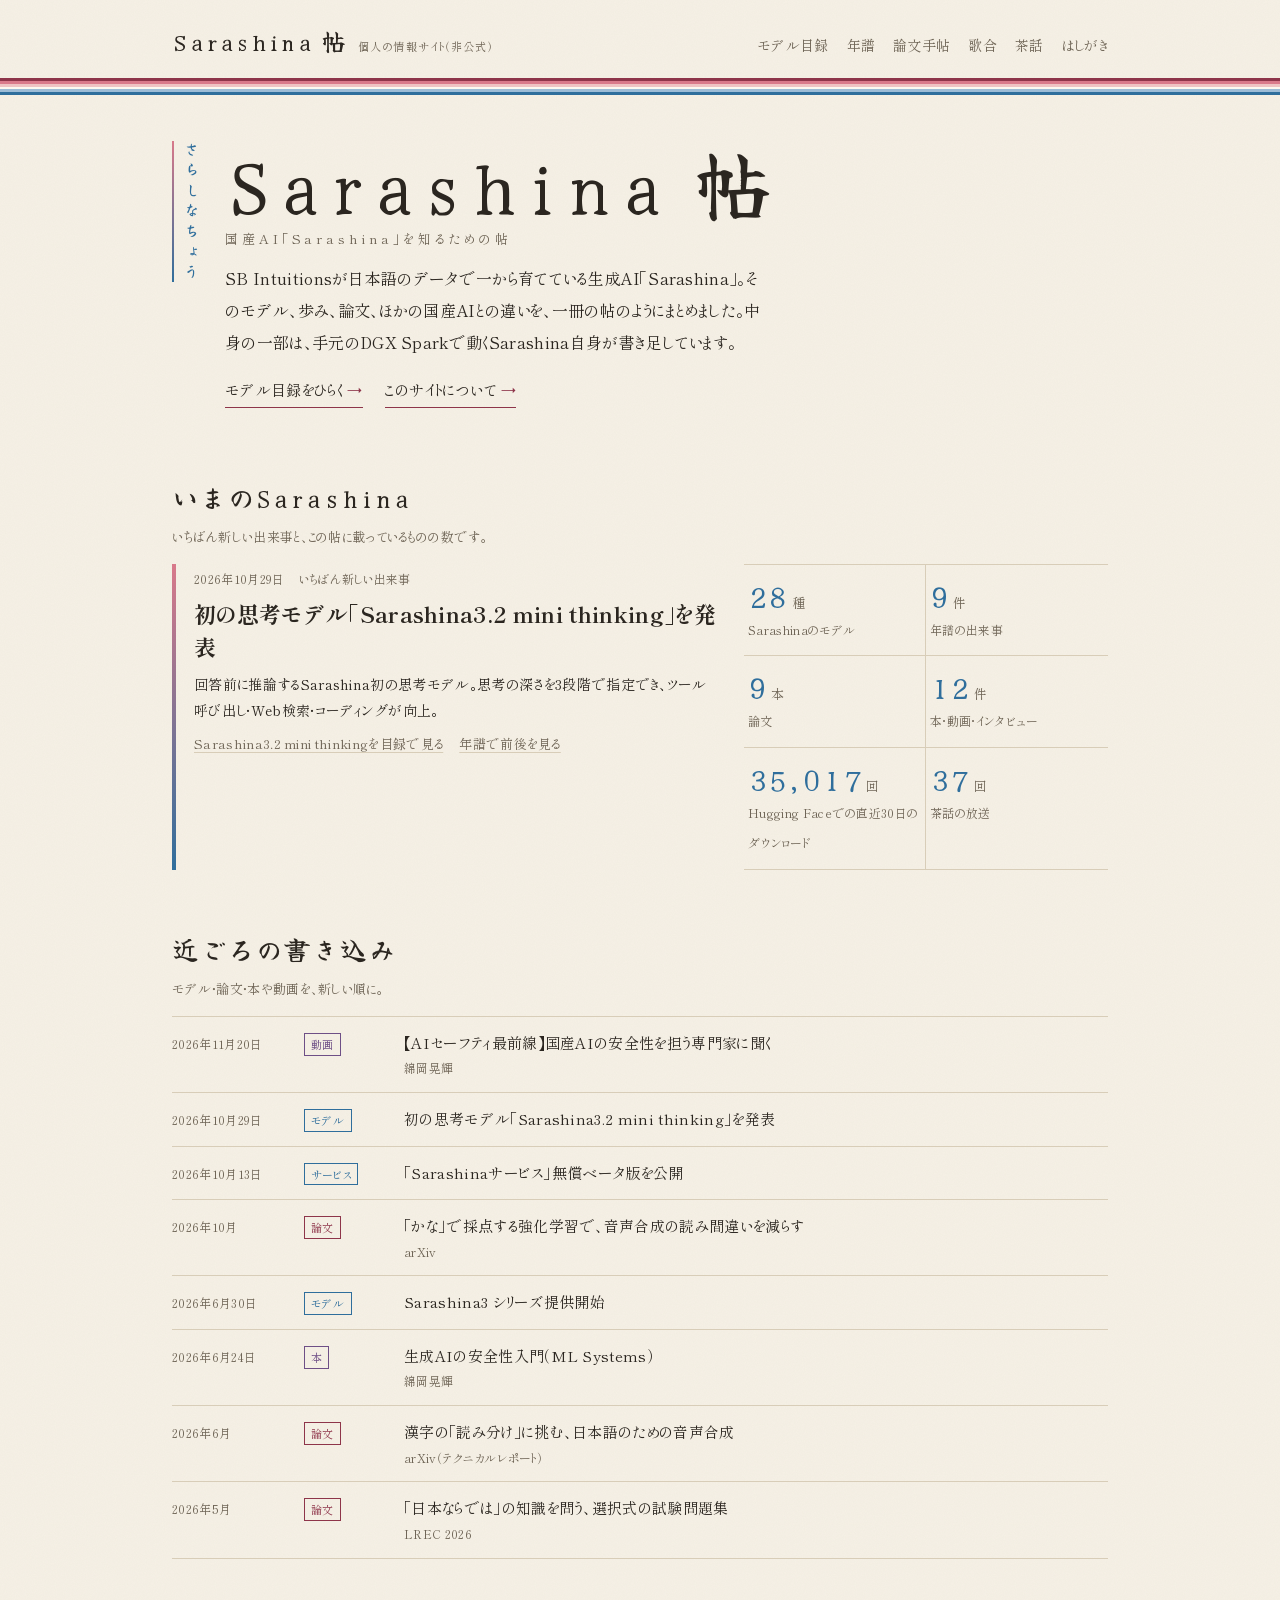
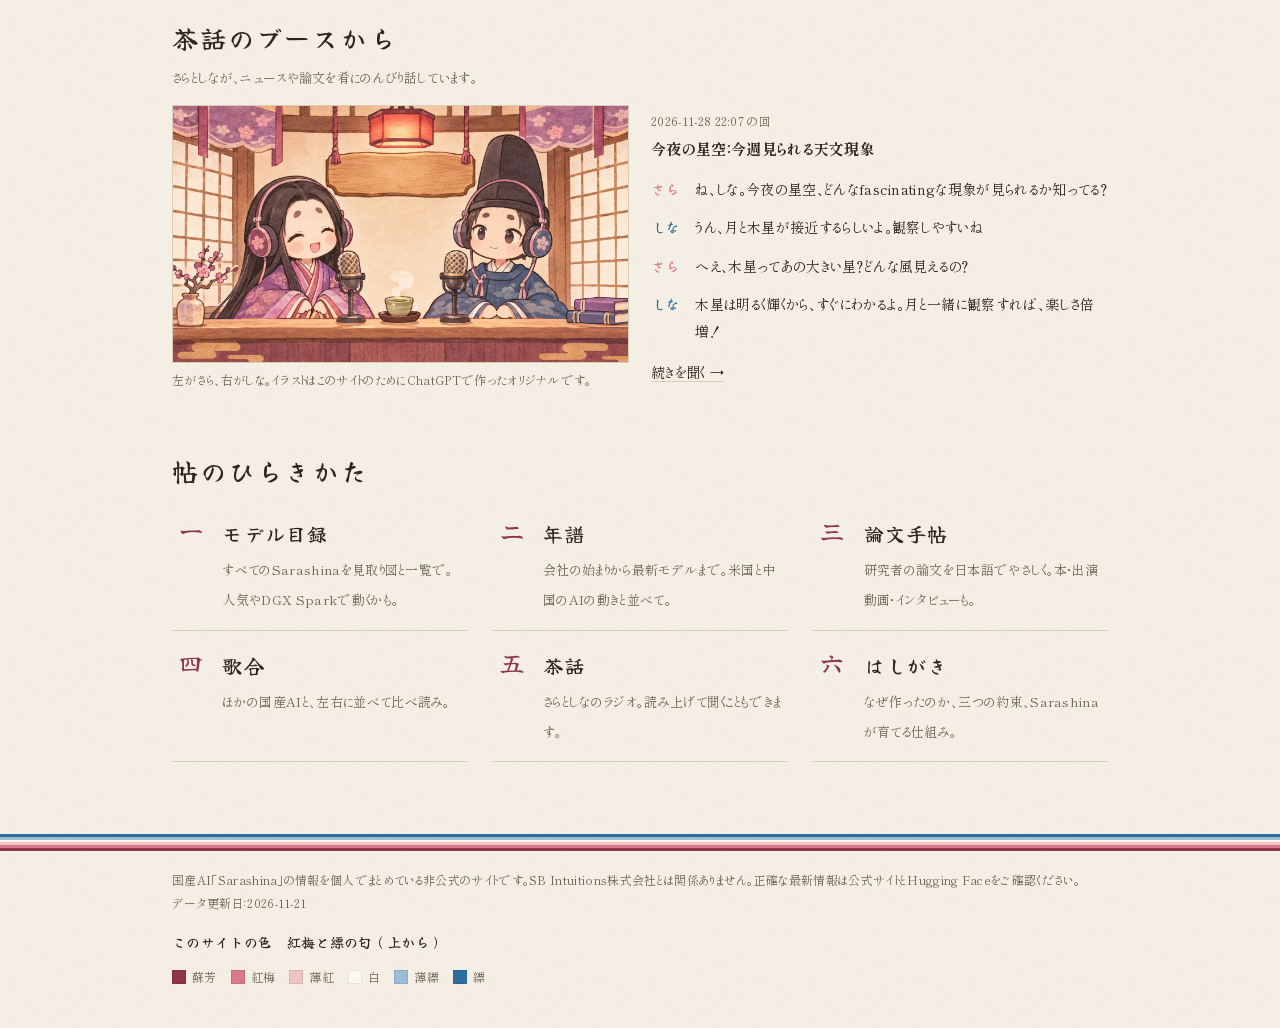
<file: docs/index.html>
<!DOCTYPE html>
<html lang="ja">
<head>
<meta charset="utf-8">
<meta name="viewport" content="width=device-width, initial-scale=1">
<meta name="theme-color" content="#F6F1E6">
<meta name="color-scheme" content="light only">
<title>Sarashina 帖（非公式）｜国産AI「Sarashina」を知るための帖</title>
<meta name="description" content="SB Intuitionsが日本で一から育てている生成AI「Sarashina」の、モデル・年譜・論文・比べ読み・ラジオをひとつにまとめた非公式ファンサイト。">
<style>
/* 3ページ共通のスタイル。色は :root の変数だけを変えれば全体に反映される。 */
/* 書体：見出しは筆の「Yuji Syuku」、本文は「Shippori Mincho」（どちらもGoogle Fonts） */
@import url("https://fonts.googleapis.com/css2?family=Yuji+Syuku&family=Shippori+Mincho:wght@400;600;700&display=swap");

:root {
  color-scheme: light;     /* スマホがダークモードでも、和紙の明るい地で見せる */

  /* 地と墨 */
  --paper: #F6F1E6;        /* 生成りの和紙 */
  --paper-2: #EEE6D6;      /* 練色（ねりいろ） */
  --ink: #2B2620;          /* 墨 */
  --sub: #6E6455;          /* 枯茶（からちゃ）寄りの灰 */
  --rule: #D8CDB8;         /* 砥粉（とのこ）寄り */

  /* 平安装束の色。帯（--juni）と、年譜の色分けに使う */
  --suou: #8E354A;         /* 蘇芳（すおう） */
  --kobai: #D9798A;        /* 紅梅（こうばい） */
  --usubeni: #EFC3C3;      /* 薄紅（うすべに） */
  --shiro: #FBF8F0;        /* 白 */
  --moegi: #9AAE3E;        /* 萌黄（もえぎ） */
  --usuhanada: #9DBCD6;    /* 薄縹（うすはなだ） */
  --hanada: #2F6E9C;       /* 縹（はなだ） */
  --futaai: #6E4F86;       /* 二藍（ふたあい） */
  --kikuchiba: #B4862E;    /* 黄朽葉（きくちば） */
  --aokuchiba: #6B7A33;    /* 青朽葉（あおくちば） */
  --nibi: #9A9387;         /* 鈍色（にびいろ） */
  --ouni: #C0623A;         /* 黄丹（おうに）寄りの丹 */

  --brand: var(--hanada);
  --accent: var(--suou);
  /* 「紅梅の匂」と「縹の匂」を白で分けたかさね（同じ色の濃淡を重ねる） */
  --juni: linear-gradient(180deg,
    var(--suou) 0 3px, var(--kobai) 3px 6px, var(--usubeni) 6px 9px, var(--shiro) 9px 11px,
    var(--usuhanada) 11px 14px, var(--hanada) 14px 17px);
  --kasane-v: linear-gradient(180deg, var(--kobai), var(--hanada));
  --c-company: var(--futaai);
  --c-release: var(--hanada);
  --c-service: var(--kikuchiba);
  --c-hf: var(--aokuchiba);
  --c-world: var(--nibi);
  --c-china: var(--ouni);
  --fude: "Yuji Syuku", "Hiragino Mincho ProN", "Yu Mincho", serif;
  --mincho: "Shippori Mincho", "Hiragino Mincho ProN", "Yu Mincho", serif;
  --gothic: var(--mincho);
}

* { box-sizing: border-box; }
html { -webkit-text-size-adjust: 100%; }
body {
  margin: 0; background: var(--paper); color: var(--ink);
  font-family: var(--mincho); font-size: 16px; line-height: 1.9;
  background-image: url("data:image/svg+xml,%3Csvg xmlns='http://www.w3.org/2000/svg' width='160' height='160'%3E%3Cfilter id='n'%3E%3CfeTurbulence type='fractalNoise' baseFrequency='.9' numOctaves='2' stitchTiles='stitch'/%3E%3CfeColorMatrix values='0 0 0 0 .45 0 0 0 0 .38 0 0 0 0 .28 0 0 0 .06 0'/%3E%3C/filter%3E%3Crect width='160' height='160' filter='url(%23n)'/%3E%3C/svg%3E");
  font-feature-settings: "palt"; letter-spacing: .02em;
}
a { color: inherit; text-decoration-color: var(--rule); text-underline-offset: 3px; }
a:hover { text-decoration-color: var(--brand); }

/* ---- 柱（サイト共通の見出し帯） ---- */
.masthead { position: relative; }
.masthead::after { content: ""; display: block; height: 17px; background: var(--juni); }
.masthead-inner {
  max-width: 980px; margin: 0 auto; padding: 18px 22px 14px;
  display: flex; align-items: baseline; justify-content: space-between; gap: 16px; flex-wrap: wrap;
}
.site-name { font-family: var(--fude); font-weight: 400; font-size: 24px; letter-spacing: .08em; text-decoration: none; }
.site-name small { font-family: var(--gothic); font-weight: 400; font-size: 11px; color: var(--sub); letter-spacing: .1em; margin-left: 10px; }
.site-nav { display: flex; flex-wrap: wrap; gap: 4px 18px; font-size: 14px; }
.site-nav a { text-decoration: none; color: var(--sub); padding-bottom: 3px; border-bottom: 2px solid transparent; }
.site-nav a[aria-current="page"] { color: var(--ink); border-bottom-color: var(--brand); }

/* ---- ページ見出し ---- */
.page-head {
  max-width: 980px; margin: 0 auto; padding: 46px 22px 26px;
  display: grid; grid-template-columns: auto 1fr; gap: 26px; align-items: start;
}
.tate {
  writing-mode: vertical-rl; font-family: var(--fude); font-size: 15px; letter-spacing: .35em;
  color: var(--brand); padding-left: 10px; line-height: 1;
  border-left: 2px solid transparent; border-image: var(--kasane-v) 1;
}
.page-head h1 {
  font-family: var(--fude); font-weight: 400; font-size: clamp(34px, 8vw, 52px);
  line-height: 1.2; margin: 0 0 14px; letter-spacing: .08em;
}
.page-head p { margin: 0; color: var(--sub); max-width: 40em; }

main { max-width: 980px; margin: 0 auto; padding: 0 22px 72px; }

/* ---- 絞り込み（ボタンではなく文字の並び） ---- */
.filters { border-top: 1px solid var(--rule); border-bottom: 1px solid var(--rule); padding: 10px 0; margin-bottom: 8px; }
.filter-row { display: flex; flex-wrap: wrap; align-items: baseline; gap: 4px 16px; padding: 4px 0; font-size: 14px; }
.filter-row .label { color: var(--sub); font-size: 12px; min-width: 4.5em; }
.opt {
  font: inherit; background: none; border: 0; padding: 0 0 2px; cursor: pointer; color: var(--sub);
  border-bottom: 1px solid transparent; letter-spacing: inherit;
}
.opt[aria-pressed="true"] { color: var(--ink); border-bottom-color: var(--brand); }
.opt:focus-visible, .search:focus-visible { outline: 2px solid var(--brand); outline-offset: 2px; }
.search {
  width: 100%; font: inherit; color: var(--ink); background: transparent;
  border: 0; border-bottom: 1px solid var(--rule); padding: 6px 0; margin-bottom: 6px;
}
.search::placeholder { color: var(--sub); }
.count { font-size: 12px; color: var(--sub); margin: 10px 0 0; }

/* ---- 目録の一項目 ---- */
.entry { border-bottom: 1px solid var(--rule); padding: 22px 0; }
.entry-meta { font-size: 12px; color: var(--sub); display: flex; flex-wrap: wrap; gap: 4px 14px; }
.entry-meta .kind { color: var(--accent); }
.entry h2 { font-family: var(--mincho); font-weight: 700; color: var(--ink); font-size: 21px; line-height: 1.45; margin: 4px 0 8px; letter-spacing: .03em; }
.entry p { margin: 6px 0; }
.mark { font-size: 11px; color: var(--sub); border: 1px solid var(--rule); padding: 0 6px; }
.mark.warn { color: var(--c-service); border-color: currentColor; }
.unk { color: var(--sub); }
.links { font-size: 13px; display: flex; flex-wrap: wrap; gap: 4px 16px; margin-top: 8px; color: var(--sub); }

.note { font-size: 12px; color: var(--sub); margin-top: 32px; line-height: 1.9; }

/* ---- 奥付 ---- */
.colophon::before { content: ""; display: block; height: 17px; background: var(--juni); transform: scaleY(-1); }
.colophon-inner { max-width: 980px; margin: 0 auto; padding: 18px 22px 40px; font-size: 12px; color: var(--sub); }

.irome { display: flex; flex-wrap: wrap; gap: 6px 14px; margin-top: 10px; }
.irome span { display: inline-flex; align-items: center; gap: 6px; }
.irome i { width: 14px; height: 14px; display: inline-block; background: var(--c); }
.irome-title { margin-top: 14px; font-family: var(--fude); font-size: 14px; color: var(--ink); }
.irome i { box-shadow: inset 0 0 0 1px rgba(0,0,0,.08); }

.hero { max-width: 980px; margin: 0 auto; padding: 46px 22px 10px;
  display: grid; grid-template-columns: auto 1fr; gap: 26px; align-items: start; }
.hero h1 { font-family: var(--fude); font-weight: 400; font-size: clamp(44px, 11vw, 76px); line-height: 1.1; margin: 0 0 16px; letter-spacing: .08em; }
.hero h1 small { display: block; font-family: var(--mincho); font-size: 13px; letter-spacing: .3em; color: var(--sub); margin-top: 8px; }
.hero .lead { font-size: 16px; line-height: 2; max-width: 34em; margin: 0 0 18px; }
.hero .go { display: flex; flex-wrap: wrap; gap: 10px 22px; font-size: 15px; }
.hero .go a { text-decoration: none; border-bottom: 1px solid var(--accent); padding-bottom: 2px; }
.hero .go a::after { content: " →"; color: var(--accent); }

.sec { margin-top: 54px; }
.sec > h2 { font-family: var(--fude); font-weight: 400; font-size: 26px; letter-spacing: .08em; margin: 0 0 4px; }
.sec > .sub { font-size: 13px; color: var(--sub); margin: 0 0 14px; }

/* いまのSarashina */
.now { display: grid; grid-template-columns: minmax(0, 3fr) minmax(0, 2fr); gap: 26px; align-items: stretch; }
.latest { border-left: 4px solid transparent; border-image: var(--kasane-v) 1; padding: 4px 0 4px 18px; }
.latest .meta { font-size: 12px; color: var(--sub); display: flex; flex-wrap: wrap; gap: 4px 14px; }
.latest h3 { font-size: 22px; line-height: 1.5; margin: 6px 0 8px; }
.latest p { margin: 0 0 8px; font-size: 14px; }
.counts { display: grid; grid-template-columns: repeat(2, minmax(0, 1fr)); gap: 0; border-top: 1px solid var(--rule); }
.counts a { display: block; padding: 12px 4px; border-bottom: 1px solid var(--rule); text-decoration: none; color: inherit; }
.counts a:nth-child(odd) { border-right: 1px solid var(--rule); }
.counts b { display: block; font-family: var(--fude); font-weight: 400; font-size: 30px; line-height: 1.2; color: var(--brand); }
.counts b small { font-family: var(--mincho); font-size: 13px; color: var(--sub); margin-left: 3px; }
.counts span { font-size: 12px; color: var(--sub); }

/* 近ごろの書き込み */
.recent { list-style: none; margin: 0; padding: 0; border-top: 1px solid var(--rule); }
.recent li { border-bottom: 1px solid var(--rule); }
.recent a { display: grid; grid-template-columns: 7.5em 5.5em 1fr; gap: 4px 12px; padding: 12px 0; text-decoration: none; color: inherit; align-items: baseline; }
.recent .d { font-size: 12px; color: var(--sub); }
.recent .k { font-size: 11px; color: var(--c, var(--brand)); border: 1px solid currentColor; padding: 0 6px; justify-self: start; }
.recent .t { font-size: 15px; }
.recent .t small { display: block; font-size: 12px; color: var(--sub); }
.recent a:hover .t { text-decoration: underline; }

/* 茶話 */
.booth { display: grid; grid-template-columns: minmax(0, 1fr) minmax(0, 1fr); gap: 22px; align-items: center; }
.booth figure { margin: 0; }
.booth img { width: 100%; height: auto; display: block; border: 1px solid var(--rule); }
.booth figcaption { font-size: 12px; color: var(--sub); margin-top: 6px; }
.talk .head { font-size: 12px; color: var(--sub); margin-bottom: 6px; }
.talk .head b { color: var(--ink); font-family: var(--mincho); font-size: 15px; display: block; margin-top: 2px; }
.talk .ln { display: grid; grid-template-columns: 2.6em 1fr; gap: 8px; padding: 6px 0; font-size: 14px; }
.talk .ln .who { font-family: var(--fude); color: var(--kobai); }
.talk .ln.shina .who { color: var(--hanada); }
.talk .more { display: inline-block; margin-top: 8px; font-size: 14px; }

/* 帖のひらきかた */
.guide { display: grid; grid-template-columns: repeat(auto-fill, minmax(280px, 1fr)); gap: 0 26px; }
.guide a { display: grid; grid-template-columns: 2.4em 1fr; gap: 0 12px; padding: 16px 0; border-bottom: 1px solid var(--rule); text-decoration: none; color: inherit; }
.guide .n { font-family: var(--fude); font-size: 24px; color: var(--accent); line-height: 1.3; text-align: center; }
.guide b { display: block; font-family: var(--fude); font-weight: 400; font-size: 20px; letter-spacing: .06em; }
.guide span { font-size: 13px; color: var(--sub); }
.guide a:hover b { color: var(--brand); }

@media (max-width: 720px) {
  .now, .booth { grid-template-columns: 1fr; }
  .recent a { grid-template-columns: 6.8em 1fr; }
  .recent .t { grid-column: 1 / -1; }
}
</style>
</head>
<body>
<header class="masthead"><div class="masthead-inner"><a class="site-name" href="index.html">Sarashina 帖<small>個人の情報サイト（非公式）</small></a><nav class="site-nav" aria-label="サイト内"><a href="models.html">モデル目録</a><a href="timeline.html">年譜</a><a href="papers.html">論文手帖</a><a href="utaawase.html">歌合</a><a href="chat.html">茶話</a><a href="about.html">はしがき</a></nav></div></header>
<div class="hero">
  <div class="tate" aria-hidden="true">さらしなちょう</div>
  <div>
    <h1>Sarashina 帖<small>国産AI「Sarashina」を知るための帖</small></h1>
    <p class="lead">SB Intuitionsが日本語のデータで一から育てている生成AI「Sarashina」。そのモデル、歩み、論文、ほかの国産AIとの違いを、一冊の帖のようにまとめました。中身の一部は、手元のDGX Sparkで動くSarashina自身が書き足しています。</p>
    <div class="go">
      <a href="models.html">モデル目録をひらく</a>
      <a href="about.html">このサイトについて</a>
    </div>
  </div>
</div>

<main>
  <section class="sec" aria-labelledby="h-now">
    <h2 id="h-now">いまのSarashina</h2>
    <p class="sub">いちばん新しい出来事と、この帖に載っているものの数です。</p>
    <div class="now">
      <div class="latest" id="latest"></div>
      <div class="counts" id="counts"></div>
    </div>
  </section>

  <section class="sec" aria-labelledby="h-recent">
    <h2 id="h-recent">近ごろの書き込み</h2>
    <p class="sub">モデル・論文・本や動画を、新しい順に。</p>
    <ul class="recent" id="recent"></ul>
  </section>

  <section class="sec" aria-labelledby="h-chat">
    <h2 id="h-chat">茶話のブースから</h2>
    <p class="sub">さらとしなが、ニュースや論文を肴にのんびり話しています。</p>
    <div class="booth">
      <figure>
        <a href="chat.html"><img src="img/booth.webp" width="1600" height="900" alt="ラジオブースでマイクの前に座る、平安装束のさらとしな"></a>
        <figcaption>左がさら、右がしな。イラストはこのサイトのためにChatGPTで作ったオリジナルです。</figcaption>
      </figure>
      <div class="talk" id="talk"></div>
    </div>
  </section>

  <section class="sec" aria-labelledby="h-guide">
    <h2 id="h-guide">帖のひらきかた</h2>
    <div class="guide">
      <a href="models.html"><span class="n">一</span><div><b>モデル目録</b><span>すべてのSarashinaを見取り図と一覧で。人気やDGX Sparkで動くかも。</span></div></a>
      <a href="timeline.html"><span class="n">二</span><div><b>年譜</b><span>会社の始まりから最新モデルまで。米国と中国のAIの動きと並べて。</span></div></a>
      <a href="papers.html"><span class="n">三</span><div><b>論文手帖</b><span>研究者の論文を日本語でやさしく。本・出演動画・インタビューも。</span></div></a>
      <a href="utaawase.html"><span class="n">四</span><div><b>歌合</b><span>ほかの国産AIと、左右に並べて比べ読み。</span></div></a>
      <a href="chat.html"><span class="n">五</span><div><b>茶話</b><span>さらとしなのラジオ。読み上げて聞くこともできます。</span></div></a>
      <a href="about.html"><span class="n">六</span><div><b>はしがき</b><span>なぜ作ったのか、三つの約束、Sarashinaが育てる仕組み。</span></div></a>
    </div>
  </section>
</main>
<footer class="colophon"><div class="colophon-inner">国産AI「Sarashina」の情報を個人でまとめている非公式のサイトです。SB Intuitions株式会社とは関係ありません。正確な最新情報は公式サイトとHugging Faceをご確認ください。<br>データ更新日：<span id="updated"></span><div class="irome-title">このサイトの色　紅梅と縹の匂（上から）</div><div class="irome"><span style="--c:var(--suou)"><i></i>蘇芳</span><span style="--c:var(--kobai)"><i></i>紅梅</span><span style="--c:var(--usubeni)"><i></i>薄紅</span><span style="--c:var(--shiro)"><i></i>白</span><span style="--c:var(--usuhanada)"><i></i>薄縹</span><span style="--c:var(--hanada)"><i></i>縹</span></div></div></footer>

<script id="site-data" type="application/json">{"updated_at": "2026-11-21", "models": [{"id": "sarashina1-7b", "name": "Sarashina1-7B", "generation": "Sarashina1", "kind": "base", "modality": ["text"], "params_b": 7, "architecture": "GPT-NeoX（RoPE）", "training_tokens": "1.0T", "context_length": null, "license": {"name": "MIT", "commercial": true}, "availability": "open_weights", "released": "2024-06-07", "hf_repo": "sbintuitions/sarashina1-7b", "spark": "ok", "notes": "指示チューニングなしの事前学習モデル。", "sources": ["https://huggingface.co/sbintuitions/sarashina1-65b"]}, {"id": "sarashina1-13b", "name": "Sarashina1-13B", "generation": "Sarashina1", "kind": "base", "modality": ["text"], "params_b": 13, "architecture": "GPT-NeoX（RoPE）", "training_tokens": "1.0T", "context_length": null, "license": {"name": "MIT", "commercial": true}, "availability": "open_weights", "released": "2024-06-07", "hf_repo": "sbintuitions/sarashina1-13b", "spark": "ok", "notes": "指示チューニングなしの事前学習モデル。", "sources": ["https://huggingface.co/sbintuitions/sarashina1-65b"]}, {"id": "sarashina1-65b", "name": "Sarashina1-65B", "generation": "Sarashina1", "kind": "base", "modality": ["text"], "params_b": 65, "architecture": "GPT-NeoX（RoPE）、80層、語彙51,200", "training_tokens": "800B", "context_length": null, "license": {"name": "MIT", "commercial": true}, "availability": "open_weights", "released": "2024-06-07", "hf_repo": "sbintuitions/sarashina1-65b", "spark": "quant", "notes": "日本語Common Crawl（クリーニング後 約550Bトークン）で学習。指示チューニングなし。", "sources": ["https://huggingface.co/sbintuitions/sarashina1-65b"]}, {"id": "sarashina2-7b", "name": "Sarashina2-7B", "generation": "Sarashina2", "kind": "base", "modality": ["text"], "params_b": 7, "architecture": "Llama系（RoPE、SwiGLU）、語彙102,400", "training_tokens": "2.1T", "context_length": null, "license": {"name": "MIT", "commercial": true}, "availability": "open_weights", "released": "2024-06-07", "hf_repo": "sbintuitions/sarashina2-7b", "spark": "ok", "notes": "トークナイザは use_fast=False 指定が必要。指示チューニングなし。", "sources": ["https://huggingface.co/sbintuitions/sarashina2-7b", "https://labindex.pages.dev/outputs/sb-intuitions/sarashina2"]}, {"id": "sarashina2-13b", "name": "Sarashina2-13B", "generation": "Sarashina2", "kind": "base", "modality": ["text"], "params_b": 13, "architecture": "Llama系（RoPE、SwiGLU）、語彙102,400", "training_tokens": "2.1T", "context_length": null, "license": {"name": "MIT", "commercial": true}, "availability": "open_weights", "released": "2024-06-07", "hf_repo": "sbintuitions/sarashina2-13b", "spark": "ok", "notes": "Sarashina2-Vision-14Bのベース。指示チューニングなし。", "sources": ["https://labindex.pages.dev/outputs/sb-intuitions/sarashina2"]}, {"id": "sarashina2-70b", "name": "Sarashina2-70B", "generation": "Sarashina2", "kind": "base", "modality": ["text"], "params_b": 70, "architecture": "Llama系、80層、隠れ次元8192、語彙102,400", "training_tokens": "2.1T", "context_length": null, "license": {"name": "MIT", "commercial": true}, "availability": "open_weights", "released": "2024-08-06", "hf_repo": "sbintuitions/sarashina2-70b", "spark": "quant", "notes": "Sarashina2-8x70Bのベース。指示チューニングなし。", "sources": ["https://labindex.pages.dev/outputs/sb-intuitions/sarashina2"]}, {"id": "sarashina2-8x70b", "name": "Sarashina2-8x70B", "generation": "Sarashina2", "kind": "base", "modality": ["text"], "params_b": 465, "architecture": "MoE（Sarashina2-70Bをsparse upcycling）", "training_tokens": null, "context_length": null, "license": {"name": "Sarashina Model NonCommercial License", "commercial": false}, "availability": "open_weights", "released": "2024-11-05", "hf_repo": "sbintuitions/sarashina2-8x70b", "spark": "no", "notes": "公式発表は2024-11-08。BF16推論にはH100×16台が必要とされる。「4,600億パラメータ」はこのモデルの総パラメータ数。", "sources": ["https://huggingface.co/sbintuitions/sarashina2-8x70b", "https://www.sbintuitions.co.jp/en/news/press/20241108_01"]}, {"id": "sarashina2.1-1b", "name": "Sarashina2.1-1B", "generation": "Sarashina2.1", "kind": "base", "modality": ["text"], "params_b": 1, "architecture": null, "training_tokens": "10T（第1段階）", "context_length": null, "license": {"name": null, "commercial": null}, "availability": "open_weights", "released": "2024-11-26", "hf_repo": "sbintuitions/sarashina2.1-1b", "spark": "ok", "notes": "sarashina-embedding-v1-1bのベース。", "sources": ["https://huggingface.co/sbintuitions/sarashina2.1-1b"]}, {"id": "sarashina2.2-0.5b-instruct", "name": "Sarashina2.2-0.5B-instruct-v0.1", "generation": "Sarashina2.2", "kind": "instruct", "modality": ["text"], "params_b": 0.5, "architecture": null, "training_tokens": null, "context_length": null, "license": {"name": "MIT", "commercial": true}, "availability": "open_weights", "released": "2025-02-26", "hf_repo": "sbintuitions/sarashina2.2-0.5b-instruct-v0.1", "spark": "ok", "notes": "Japanese MT Bench 4.55。エッジ・軽量用途。", "sources": ["https://huggingface.co/sbintuitions/sarashina2.2-0.5b-instruct-v0.1"]}, {"id": "sarashina2.2-1b-instruct", "name": "Sarashina2.2-1B-instruct-v0.1", "generation": "Sarashina2.2", "kind": "instruct", "modality": ["text"], "params_b": 1, "architecture": null, "training_tokens": null, "context_length": null, "license": {"name": "MIT", "commercial": true}, "availability": "open_weights", "released": "2025-02-26", "hf_repo": "sbintuitions/sarashina2.2-1b-instruct-v0.1", "spark": "ok", "notes": "Japanese MT Bench 5.09。", "sources": ["https://huggingface.co/sbintuitions/sarashina2.2-1b-instruct-v0.1"]}, {"id": "sarashina2.2-3b-instruct", "name": "Sarashina2.2-3B-instruct-v0.1", "generation": "Sarashina2.2", "kind": "instruct", "modality": ["text"], "params_b": 3, "architecture": null, "training_tokens": null, "context_length": null, "license": {"name": "MIT", "commercial": true}, "availability": "open_weights", "released": "2025-02-26", "hf_repo": "sbintuitions/sarashina2.2-3b-instruct-v0.1", "spark": "ok", "notes": "Elyza-tasks-100 3.75、Japanese MT Bench 6.51。ローカルで動くSarashinaの本命。このサイトの更新担当候補。", "sources": ["https://huggingface.co/sbintuitions/sarashina2.2-3b-instruct-v0.1"]}, {"id": "sarashina2.2-base", "name": "Sarashina2.2-0.5B / 1B / 3B（事前学習）", "generation": "Sarashina2.2", "kind": "base", "modality": ["text"], "params_b": 3, "architecture": null, "training_tokens": null, "context_length": null, "license": {"name": "MIT", "commercial": true}, "availability": "open_weights", "released": "2025-03-03", "hf_repo": "sbintuitions/sarashina2.2-3b", "spark": "ok", "notes": "0.5B・1B・3Bの3サイズ。3段階の学習で構築。ファインチューニングの土台向け。", "sources": ["https://huggingface.co/sbintuitions/sarashina2.2-3b", "https://huggingface.co/sbintuitions/sarashina2.2-1b"], "short": "0.5〜3B", "hf_repos": ["sbintuitions/sarashina2.2-0.5b", "sbintuitions/sarashina2.2-1b", "sbintuitions/sarashina2.2-3b"]}, {"id": "sarashina2-vision-8b", "name": "Sarashina2-Vision-8B", "generation": "Sarashina2", "kind": "vision", "modality": ["text", "image"], "params_b": 8, "architecture": null, "training_tokens": null, "context_length": null, "license": {"name": null, "commercial": null}, "availability": "open_weights", "released": "2025-03-09", "hf_repo": "sbintuitions/sarashina2-vision-8b", "spark": "ok", "notes": "画像理解（VLM）。", "sources": ["https://huggingface.co/sbintuitions/sarashina2-vision-8b"]}, {"id": "sarashina2-vision-14b", "name": "Sarashina2-Vision-14B", "generation": "Sarashina2", "kind": "vision", "modality": ["text", "image"], "params_b": 14, "architecture": "Sarashina2-13B ＋ Qwen2-VL-7Bの画像エンコーダ", "training_tokens": null, "context_length": null, "license": {"name": "MIT", "commercial": true}, "availability": "open_weights", "released": "2025-03-09", "hf_repo": "sbintuitions/sarashina2-vision-14b", "spark": "ok", "notes": "画像理解（VLM）。", "sources": ["https://huggingface.co/sbintuitions/sarashina2-vision-14b"]}, {"id": "sarashina-embedding-v1-1b", "name": "Sarashina-Embedding-v1-1B", "generation": "Embedding", "kind": "embedding", "modality": ["text"], "params_b": 1.2, "architecture": "Sarashina2.1-1Bベース、1,792次元", "training_tokens": null, "context_length": 8192, "license": {"name": "Sarashina Model NonCommercial License", "commercial": false}, "availability": "open_weights", "released": "2024-11-22", "hf_repo": "sbintuitions/sarashina-embedding-v1-1b", "spark": "ok", "notes": "公開当時、JMTEB 16データセット平均で最高水準。", "sources": ["https://huggingface.co/sbintuitions/sarashina-embedding-v1-1b"], "lineage": "Sarashina2.1"}, {"id": "sarashina-embedding-v2-1b", "name": "Sarashina-Embedding-v2-1B", "generation": "Embedding", "kind": "embedding", "modality": ["text"], "params_b": 1, "architecture": null, "training_tokens": null, "context_length": 8192, "license": {"name": "Sarashina Model NonCommercial License", "commercial": false}, "availability": "open_weights", "released": "2025-07-30", "hf_repo": "sbintuitions/sarashina-embedding-v2-1b", "spark": "ok", "notes": "", "sources": ["https://www.issoh.co.jp/tech/details/11856/"], "lineage": "Sarashina2.2"}, {"id": "sarashina2.2-vision-3b", "name": "Sarashina2.2-Vision-3B", "generation": "Sarashina2.2", "kind": "vision", "modality": ["text", "image"], "params_b": 3.8, "architecture": null, "training_tokens": null, "context_length": null, "license": {"name": "MIT", "commercial": true}, "availability": "open_weights", "released": "2025-11-19", "hf_repo": "sbintuitions/sarashina2.2-vision-3b", "spark": "ok", "notes": "画像理解（VLM）。", "sources": ["https://www.issoh.co.jp/tech/details/11856/"]}, {"id": "sarashina2-mini", "name": "Sarashina2 mini", "generation": "Sarashina2", "kind": "instruct", "modality": ["text"], "params_b": null, "architecture": null, "training_tokens": null, "context_length": null, "license": {"name": "API（提供元の利用規約に従う）", "commercial": null}, "availability": "api", "released": "2025-11", "hf_repo": null, "spark": "api", "notes": "商用APIとして提供。Sarashina3の提供開始に伴い、旧Sarashina APIは新規申し込みを終了。", "sources": ["https://weel.co.jp/media/tech/sarashina/", "https://www.issoh.co.jp/tech/details/11856/"]}, {"id": "sarashina2.2-ocr", "name": "Sarashina2.2-OCR", "generation": "Sarashina2.2", "kind": "ocr", "modality": ["text", "image"], "params_b": 3, "architecture": null, "training_tokens": null, "context_length": null, "license": {"name": "MIT", "commercial": true}, "availability": "open_weights", "released": "2026-03-22", "hf_repo": "sbintuitions/sarashina2.2-ocr", "spark": "ok", "notes": "日英ドキュメントOCR。縦書きや複雑なレイアウトの日本語文書に強い（VJRODaでCER 22.6）。HF上の表示は4B。", "sources": ["https://huggingface.co/sbintuitions/sarashina2.2-ocr", "https://www.issoh.co.jp/tech/details/11856/"]}, {"id": "sarashina2.2-tts", "name": "Sarashina2.2-TTS", "generation": "Sarashina2.2", "kind": "tts", "modality": ["text", "audio"], "params_b": 0.8, "architecture": "Sarashina2.2-0.5Bベース", "training_tokens": null, "context_length": null, "license": {"name": "Sarashina Model NonCommercial License", "commercial": false}, "availability": "open_weights", "released": "2026-04-16", "hf_repo": "sbintuitions/sarashina2.2-tts", "spark": "ok", "notes": "日本語中心の音声合成。短い参照音声からのゼロショット話者生成、ナレーション・放送・会話などの話し方、日英の混在に対応。", "sources": ["https://huggingface.co/sbintuitions/sarashina2.2-tts"]}, {"id": "sarashina3-mini", "name": "Sarashina3 mini", "generation": "Sarashina3", "kind": "instruct", "modality": ["text"], "params_b": null, "architecture": "フルスクラッチ開発", "training_tokens": "約30T", "context_length": 131072, "license": {"name": "API（提供元の利用規約に従う）", "commercial": null}, "availability": "api", "released": "2026-06-30", "hf_repo": null, "spark": "api", "notes": "標準モデル。ツール呼び出し対応。公式評価で全体的にGPT-4.1やQwen3-235B-A22B-Instruct-2507と同程度、日本文化QA（JamC-QA）では上回る。Cloud PF Type Aと、無償ベータの「Sarashinaサービス」で利用可能。", "sources": ["https://www.sbintuitions.co.jp/blog/entry/2026/06/30/100000/", "https://docs.sarashina.ai/models"]}, {"id": "sarashina3-nano", "name": "Sarashina3 nano", "generation": "Sarashina3", "kind": "instruct", "modality": ["text"], "params_b": null, "architecture": "フルスクラッチ開発", "training_tokens": "約30T", "context_length": 131072, "license": {"name": "API（提供元の利用規約に従う）", "commercial": null}, "availability": "api", "released": "2026-06-30", "hf_repo": null, "spark": "api", "notes": "軽量・高速モデル。分類・タグ付け・要約などの大量処理向け。公式評価で日本語などでQwen3-4B-Instruct-2507を上回る。", "sources": ["https://www.sbintuitions.co.jp/blog/entry/2026/06/30/100000/", "https://docs.sarashina.ai/models"]}, {"id": "sarashina3-guard", "name": "Sarashina3 guard", "generation": "Sarashina3", "kind": "guard", "modality": ["text"], "params_b": null, "architecture": null, "training_tokens": null, "context_length": 65536, "license": {"name": "API（提供元の利用規約に従う）", "commercial": null}, "availability": "api", "released": "2026-06-30", "hf_repo": null, "spark": "api", "notes": "入力の安全性を判定する専用モデル（文章は生成しない）。有害な入力にはT1〜T12のカテゴリコードを返す。", "sources": ["https://docs.sarashina.ai/models"]}, {"id": "sarashina3-embedding", "name": "Sarashina3 embedding", "generation": "Sarashina3", "kind": "embedding", "modality": ["text"], "params_b": null, "architecture": "1,536次元（256次元まで削減可）", "training_tokens": null, "context_length": 8000, "license": {"name": "API（提供元の利用規約に従う）", "commercial": null}, "availability": "api", "released": "2026-06-30", "hf_repo": null, "spark": "api", "notes": "検索・分類・クラスタリングなど7種類のタスク指定に対応。", "sources": ["https://docs.sarashina.ai/models"]}, {"id": "sarashina3-rerank", "name": "Sarashina3 rerank", "generation": "Sarashina3", "kind": "rerank", "modality": ["text"], "params_b": null, "architecture": "クロスエンコーダ", "training_tokens": null, "context_length": 8000, "license": {"name": "API（提供元の利用規約に従う）", "commercial": null}, "availability": "api", "released": "2026-06-30", "hf_repo": null, "spark": "api", "notes": "検索結果やRAG候補の並べ替え。独自の順位付けルールを指定できるCUSTOMIZEモードあり。", "sources": ["https://docs.sarashina.ai/models"]}, {"id": "sarashina3-translate", "name": "Sarashina3 translate", "generation": "Sarashina3", "kind": "translate", "modality": ["text"], "params_b": null, "architecture": null, "training_tokens": null, "context_length": null, "license": {"name": "API（提供元の利用規約に従う）", "commercial": null}, "availability": "api", "released": "2026-10-13", "hf_repo": null, "spark": "api", "notes": "日英・英日翻訳。無償ベータ「Sarashinaサービス」で公開。後継はSarashina3.2 translate。", "sources": ["https://www.watch.impress.co.jp/docs/news/2147706.html"]}, {"id": "sarashina3.2-mini-thinking", "name": "Sarashina3.2 mini thinking", "generation": "Sarashina3.2", "kind": "thinking", "modality": ["text"], "params_b": null, "architecture": null, "training_tokens": null, "context_length": 131072, "license": {"name": "API（提供元の利用規約に従う）", "commercial": null}, "availability": "api", "released": "2026-10-29", "hf_repo": null, "spark": "api", "notes": "Sarashina初の思考（推論）モデル。reasoning_effortでlow/medium/highの3段階を指定。ツール呼び出し・Web検索・コーディングが向上。", "sources": ["https://www.sbbit.jp/article/cont1/187994", "https://docs.sarashina.ai/models"]}, {"id": "sarashina3.2-translate", "name": "Sarashina3.2 translate", "generation": "Sarashina3.2", "kind": "translate", "modality": ["text"], "params_b": null, "architecture": null, "training_tokens": null, "context_length": null, "license": {"name": "API（提供元の利用規約に従う）", "commercial": null}, "availability": "api", "released": null, "hf_repo": null, "spark": "api", "notes": "Sarashina3 translateの後継。入力は最大5,000文字。日本語出力の文体（である調／です・ます調）を指定可能（ベータ）。", "sources": ["https://docs.sarashina.ai/models"]}], "events": [{"id": "founded", "date": "2023-08-04", "kind": "company", "title": "SB Intuitions が本格稼働", "summary": "2023年3月に準備会社として設立され、8月1日に社名をSB Intuitionsに変更。日本語に特化した国産LLMの研究開発会社として本格稼働を発表。", "models": [], "sources": ["https://www.softbank.jp/corp/news/press/sbkk/2023/20230804_02"]}, {"id": "sarashina1-2-open", "date": "2024-06-14", "kind": "release", "title": "Sarashina1・Sarashina2 を同時公開", "summary": "条件の異なる2系統の事前学習モデルを研究開発の促進のために公開。どちらも指示チューニングなしのモデル。", "models": ["sarashina1-7b", "sarashina1-13b", "sarashina1-65b", "sarashina2-7b", "sarashina2-13b"], "sources": ["https://www.sbintuitions.co.jp/en/news/press/20240614_01/"]}, {"id": "sarashina2-70b-open", "date": "2024-08-07", "kind": "release", "title": "Sarashina2-70B を公開", "summary": "700億パラメータのモデルをMITライセンスで公開。のちの8x70Bのベースになる。", "models": ["sarashina2-70b"], "sources": ["https://www.sbintuitions.co.jp/en/news/press/20240614_01/"]}, {"id": "sarashina2-8x70b-open", "date": "2024-11-08", "kind": "release", "title": "Sarashina2-8x70B（4,600億パラメータ級MoE）を公開", "summary": "Sarashina2-70Bをsparse upcyclingで拡張したMixture-of-Expertsモデル。社内の複数の日本語ベンチマークで最高性能。", "models": ["sarashina2-8x70b"], "sources": ["https://www.sbintuitions.co.jp/en/news/press/20241108_01"]}, {"id": "sarashina2-mini-api", "date": "2025-11", "kind": "service", "title": "Sarashina2 mini の商用API提供を開始", "summary": "Sarashinaシリーズとして初めて、商用APIとして提供。", "models": ["sarashina2-mini"], "sources": ["https://weel.co.jp/media/tech/sarashina/"]}, {"id": "cloud-pf-type-a", "date": "2026-04-17", "kind": "service", "title": "ソフトバンクが「Cloud PF Type A」でのSarashina提供を発表", "summary": "Oracle Alloyを採用したソブリンクラウドで、Sarashinaを使った生成AIサービスを6月から順次提供すると発表。", "models": [], "sources": ["https://internet.watch.impress.co.jp/docs/news/2102336.html"]}, {"id": "sarashina3-launch", "date": "2026-06-30", "kind": "release", "title": "Sarashina3 シリーズ提供開始", "summary": "約30兆トークンで学習したフルスクラッチの第3世代。mini・nano・guard・embedding・rerankの5モデルを、国内データセンターのCloud PF Type Aで提供。", "models": ["sarashina3-mini", "sarashina3-nano", "sarashina3-guard", "sarashina3-embedding", "sarashina3-rerank"], "sources": ["https://www.sbintuitions.co.jp/blog/entry/2026/06/30/100000/", "https://www.sbbit.jp/article/cont1/185977"]}, {"id": "sarashina-service-beta", "date": "2026-10-13", "kind": "service", "title": "「Sarashinaサービス」無償ベータ版を公開", "summary": "Googleアカウントで誰でも使えるAPIとチャットを無料で公開。translateを加えた6モデルが利用可能に。", "models": ["sarashina3-translate"], "sources": ["https://www.watch.impress.co.jp/docs/news/2147706.html"]}, {"id": "sarashina3.2-thinking", "date": "2026-10-29", "kind": "release", "title": "初の思考モデル「Sarashina3.2 mini thinking」を発表", "summary": "回答前に推論するSarashina初の思考モデル。思考の深さを3段階で指定でき、ツール呼び出し・Web検索・コーディングが向上。", "models": ["sarashina3.2-mini-thinking"], "sources": ["https://www.sbbit.jp/article/cont1/187994"]}], "world": [{"id": "gpt-4", "date": "2023-03-14", "company": "openai", "title": "GPT-4 発表", "summary": "画像入力にも対応したマルチモーダルモデル。有料のChatGPT Plusで提供開始。", "sources": ["https://openai.com/GPT-4", "https://forest.watch.impress.co.jp/docs/news/1485848.html"]}, {"id": "gemini-1", "date": "2023-12-06", "company": "google", "title": "Gemini 1.0 発表", "summary": "Ultra・Pro・Nanoの3サイズ。最初からマルチモーダルで学習したモデルとして登場し、Bardに搭載。", "sources": ["https://news.mynavi.jp/article/20231207-2834930/"]}, {"id": "gpt-4o", "date": "2024-05-13", "company": "openai", "title": "GPT-4o 発表", "summary": "テキスト・音声・画像をリアルタイムに扱うモデル。ChatGPTの無料ユーザーにも提供。", "sources": ["https://openai.com/ja-JP/index/hello-gpt-4o/"]}, {"id": "claude-3-5-sonnet", "date": "2024-06-20", "company": "anthropic", "title": "Claude 3.5 Sonnet 発表", "summary": "Claude 3 Opusの2倍の速度で、多くのベンチマークでGPT-4oと同等以上。", "sources": ["https://forest.watch.impress.co.jp/docs/news/1602260.html"]}, {"id": "deepseek-v3", "date": "2024-12-26", "company": "deepseek", "title": "DeepSeek-V3 公開", "summary": "総パラメータ6710億（うち370億が動く）のMoEモデルを重みごと公開。GPT-4o級の性能を、制限付きのH800 GPUと低い学習費用で実現したとされ、翌月の騒ぎの下地になった。", "sources": ["https://www.deepseek.com/en/news/deepseek-v3/", "https://gigazine.net/gsc_news/en/20241227-deepseek-v3"]}, {"id": "deepseek-shock", "date": "2025-01-27", "company": "deepseek", "title": "DeepSeekショック（DeepSeek-R1）", "summary": "1月に公開された推論モデルR1がOpenAI o1に迫ると話題になり、米国市場でAI関連株が急落。エヌビディアは1日で株価が約17%下がり、時価総額が史上最大の5890億ドル減った。", "sources": ["https://forbesjapan.com/articles/detail/76755", "https://www.businessinsider.jp/article/stock-selloff-ai-deepseek-nvidia-investing-bull-market-strategy-2025-1/"]}, {"id": "qwen3", "date": "2025-04-29", "company": "alibaba", "title": "Qwen3 公開（アリババ）", "summary": "0.6B〜32Bの6モデルと、MoEの30B・235Bの計8モデルをすべてオープンに。考える／考えないを切り替える「ハイブリッド推論」を初めて搭載。", "sources": ["https://cloud.watch.impress.co.jp/docs/news/2011436.html", "https://www.alibabacloud.com/press-room/alibaba-introduces-qwen3-setting-new-benchmark"]}, {"id": "kimi-k2", "date": "2025-07-11", "company": "moonshot", "title": "Kimi K2 公開（Moonshot AI）", "summary": "総パラメータ1兆のMoEモデルをオープンに公開。独自の最適化手法MuonClipで大規模な学習を安定させ、コーディングやエージェントの性能で注目された。", "sources": ["https://www.itmedia.co.jp/aiplus/articles/2507/15/news051.html", "https://gihyo.jp/article/2025/07/kimi-k2"]}, {"id": "glm-4-5", "date": "2025-07-28", "company": "zhipu", "title": "GLM-4.5 公開（Zhipu AI、のちのZ.ai）", "summary": "推論・コーディング・エージェントを一つにまとめたオープンモデル。この頃から社名をZ.aiとして海外展開を強める。", "sources": ["https://www.digitimes.com/news/a20250729VL204.html", "https://simonwillison.net/2025/Jul/28/"]}, {"id": "gpt-5", "date": "2025-08-07", "company": "openai", "title": "GPT-5 発表", "summary": "高速応答と深い推論を自動で切り替える統合システム。無料ユーザーを含む全ユーザーに提供。", "sources": ["https://openai.com/ja-JP/index/gpt-5-new-era-of-work/"]}, {"id": "kimi-k2-thinking", "date": "2025-11-06", "company": "moonshot", "title": "Kimi K2 Thinking 公開", "summary": "K2に考える力を加えたオープンな推論モデル。人の手を借りずに200〜300回続けて道具を呼び出せるとされた。", "sources": ["https://siliconangle.com/2025/11/07/moonshot-launches-open-source-kimi-k2-thinking-ai-trillion-parameters-reasoning-capabilities/"]}, {"id": "gemini-3", "date": "2025-11-18", "company": "google", "title": "Gemini 3 発表", "summary": "Gemini 3 Proを公開。推論とマルチモーダル理解で前世代のGemini 2.5 Proを大きく上回る。", "sources": ["https://news.mynavi.jp/article/20251119-3687422/"]}, {"id": "claude-opus-4-6", "date": "2026-02-05", "company": "anthropic", "title": "Claude Opus 4.6 発表", "summary": "コーディングと長時間の作業継続を強化。Opusクラスで初めて100万トークンの文脈（ベータ）に対応。", "sources": ["https://itbrief.co.uk/story/anthropic-unveils-claude-opus-4-6-for-deeper-coding-work"]}, {"id": "glm-5", "date": "2026-02-11", "company": "zhipu", "title": "GLM-5 公開（Z.ai）", "summary": "総パラメータ7440億のオープンモデルをMITライセンスで公開。「長い作業をこなすエージェント」を前面に出し、Claude Opus 4.5に迫るとした。Zhipuは同年1月に香港で上場。", "sources": ["https://huggingface.co/blog/mlabonne/glm-5", "https://the-decoder.com/chinese-ai-lab-zhipu-releases-glm-5-under-mit-license-claims-parity-with-top-western-models/"]}, {"id": "qwen3-5", "date": "2026-02-16", "company": "alibaba", "title": "Qwen3.5 公開（アリババ）", "summary": "文章・画像・動画をはじめから一緒に学んだネイティブなマルチモーダルモデル。旗艦の397B-A17Bを重みごと公開し、春節前の中国勢の新モデルラッシュの一つになった。", "sources": ["https://www.alibabagroup.com/document-1960233590314762240", "https://gigazine.net/gsc_news/en/20260217-qwen3-5-397b-a17b"]}, {"id": "claude-mythos-preview", "date": "2026-04-07", "company": "anthropic", "title": "Claude Mythos Preview 発表", "summary": "高度なサイバー能力を持つため、一部の組織に限定して提供された最上位モデル。", "sources": ["https://gigazine.net/news/20260610-claude-mythos-fable/"]}, {"id": "deepseek-v4", "date": "2026-04-24", "company": "deepseek", "title": "DeepSeek-V4 プレビュー公開", "summary": "R1からほぼ1年。V4-ProとV4-Flashの2種類を重みごと公開し、100万トークンの文脈を安く使えることを打ち出した。", "sources": ["https://www.deepseek.com/en/transparency/", "https://thenextweb.com/news/deepseek-v4-pro-flash-launch-open-source"]}, {"id": "gemini-3-5-flash", "date": "2026-05", "company": "google", "title": "Gemini 3.5 Flash 発表（Google I/O 2026）", "summary": "Gemini 3.5ファミリーの第一弾。高速なFlash系ながらGemini 3.1 Pro並みの賢さ。", "sources": ["https://k-tai.watch.impress.co.jp/docs/news/2110020.html"]}, {"id": "claude-fable-5", "date": "2026-06-09", "company": "anthropic", "title": "Claude Fable 5・Mythos 5 発表", "summary": "Mythosクラスの能力をセーフガード付きで初めて一般公開。", "sources": ["https://www.itmedia.co.jp/news/article/2606/10/1260610058/"]}, {"id": "glm-5-2", "date": "2026-06-13", "company": "zhipu", "title": "GLM-5.2 公開（Z.ai）", "summary": "長時間の自律的なコーディング向けの旗艦モデル。100万トークンの文脈に対応し、重みはMITライセンスで公開。", "sources": ["https://aiweekly.co/alerts/zais-glm-52-brings-1m-token-context-to-open-weight-coding", "https://infoworld.com/article/4186136/z-ai-pitches-glm-5-2-for-long-running-software-engineering-tasks.html"]}, {"id": "gpt-5-6", "date": "2026-06-26", "company": "openai", "title": "GPT-5.6（Sol・Terra・Luna）発表", "summary": "米国政府の要請により、限定プレビューから段階的に提供。", "sources": ["https://openai.com/ja-JP/index/previewing-gpt-5-6-sol/"]}, {"id": "kimi-k3", "date": "2026-07-16", "company": "moonshot", "title": "Kimi K3 発表（Kimiショック）", "summary": "総パラメータ2.8兆の、過去最大級のオープンウェイトモデル。Arenaのコーディング部門で中国のモデルとして初めて首位になり、「DeepSeekショックの再来」と言われた。", "sources": ["https://axios.com/2026/07/16/moonshot-kimi-ai-china-model-openai-anthropic", "https://english.ahram.org.eg/News/573092.aspx", "https://agora-web.jp/archives/260717062310.html"]}, {"id": "gemini-3-6-flash", "date": "2026-07-21", "company": "google", "title": "Gemini 3.6 Flash など3モデル発表", "summary": "効率と価格を重視した新モデル群。Gemini 4の事前学習も予告。", "sources": ["https://forest.watch.impress.co.jp/docs/news/2126740.html"]}, {"id": "gpt-6-astra", "date": "2026-09-03", "company": "openai", "title": "GPT-6 Astra 発表", "summary": "コンピューター操作やコーディングを大きく強化した新世代モデル。一部の組織から提供開始。", "sources": ["https://openai.com/ja-JP/index/gpt-6-astra/"]}], "papers": [{"id": "kana-reward-rl", "title": "Pronunciation-Oriented Reinforcement Learning for Japanese Text-to-Speech with Kana-Domain ASR Rewards", "title_ja": "「かな」で採点する強化学習で、音声合成の読み間違いを減らす", "authors": ["Shiao Zhu", "Lianbo Liu", "Kai Washizaki", "Koki Nikaido", "Yui Sudo"], "venue": "arXiv", "date": "2026-10", "topic": "speech", "summary": "音声合成の強化学習で、漢字かな交じりの文字起こしではなく「かな」の読みで正誤を採点する方法を提案。", "points": ["漢字は文脈で読みが変わり、同じ読みでも書き方が複数あるため、普通の文字起こしで採点すると読み間違いを見逃しやすい。", "かなで書き起こす音声認識モデルを使って報酬を計算し、GRPOで学習させた。", "狙った漢字の読み誤りが相対的に約26%減り、良い状態に達するまでの学習量も大幅に少なくて済んだ。"], "sarashina": "Sarashina2.2-TTSの言語モデル部分をそのまま学習の出発点にした、TTSの続編にあたる研究。", "models": ["sarashina2.2-tts"], "links": {"paper": "https://arxiv.org/abs/2610.07575"}, "sources": ["https://arxiv.org/html/2610.07575v1"]}, {"id": "sarashina2.2-tts", "title": "Sarashina2.2-TTS: Tackling Kanji Polyphony in Japanese Speech Generation via Data Scaling and Targeted Data Synthesis", "title_ja": "漢字の「読み分け」に挑む、日本語のための音声合成", "authors": ["Lianbo Liu", "Shiao Zhu", "Kai Washizaki", "Reo Yoneyama", "Haesung Jeon", "Mengjie Zhao", "Yusuke Fujita", "Hao Shi", "Nao Yoshida", "Yuan Gao", "Roman Koshkin", "Yukiya Hono", "Yui Sudo"], "venue": "arXiv（テクニカルレポート）", "date": "2026-06", "topic": "speech", "summary": "LLMをもとにした音声合成は英語・中国語中心で進んできたが、日本語に特有の「同じ漢字の読み分け」に正面から取り組んだ。", "points": ["音声データを大規模に増やすことと、読み間違えやすい箇所を狙って学習データを合成することの二本立て。", "評価用に、常用漢字の文脈ごとの読みを確かめる「常用漢字読みベンチマーク」も公開。", "短い参照音声から話者の声を再現するゼロショット生成にも対応。"], "sarashina": "Sarashina2.2-0.5Bを土台にした音声合成モデルで、重みとコードも公開されている（非商用ライセンス）。", "models": ["sarashina2.2-tts"], "links": {"paper": "https://arxiv.org/abs/2606.25369", "code": "https://github.com/sbintuitions/sarashina2.2-tts"}, "sources": ["https://arxiv.org/html/2606.25369v1", "https://huggingface.co/sbintuitions/sarashina2.2-tts"]}, {"id": "jamc-qa", "title": "JamC-QA: A Multiple-Choice Question Answering Benchmark for Japan-Specific Knowledge", "title_ja": "「日本ならでは」の知識を問う、選択式の試験問題集", "authors": ["Teruaki Oka", "Tomohide Shibata", "Nao Yoshida"], "venue": "LREC 2026", "date": "2026-05", "topic": "evaluation", "summary": "英語からの翻訳や資格試験由来ではない、日本固有の知識を測るための評価用データを一から作った。", "points": ["人が一から書いた2,309問で、文化・風習・地域・地理・歴史・行政・法律・医療の8分野。", "簡単すぎる問題は弱いモデルで解かせてふるい落とした。", "一般的なベンチマークで強い多言語モデルも日本固有の話題では伸び悩み、日本語モデルは文化や地域の知識で強みを見せた。"], "sarashina": "公開モデルの中ではSarashina2-8x70Bが最も高い正答率（約0.725）。Sarashina3の公式評価でも、日本文化の知識を測る指標として使われている。", "models": ["sarashina2-8x70b", "sarashina3-mini"], "links": {"paper": "https://aclanthology.org/2026.lrec-1.356/"}, "sources": ["https://aclanthology.org/2026.lrec-1.356.pdf"]}, {"id": "jmteb", "title": "JMTEB and JMTEB-lite: Japanese Massive Text Embedding Benchmark and Its Lightweight Version", "title_ja": "日本語の「文章ベクトル化」を測るものさしと、その軽量版", "authors": ["Shengzhe Li", "Masaya Ohagi", "Ryokan Ri", "Akihiko Fukuchi", "Tomohide Shibata", "Daisuke Kawahara"], "venue": "LREC 2026", "date": "2026-05", "topic": "evaluation", "summary": "検索やRAGの土台になる日本語テキスト埋め込みモデルを、5種類のタスク・28データセットで総合評価するベンチマーク。", "points": ["全部を回すと時間と計算資源がかかるため、手強い「紛らわしい文書」は残しつつ簡単な文書を減らした軽量版JMTEB-liteも作った。", "軽量版は平均で約5倍速く、モデルの順位や点数は本家とほぼ一致。", "40モデルを比べた結果、検索性能を大きく左右していたのは弱教師ありの事前学習だった。"], "sarashina": "Sarashina-Embedding-v1-1Bは公開当時このJMTEBで最高水準の平均点を記録。Sarashina3 embeddingの性能もJMTEBの点数で示されている。", "models": ["sarashina-embedding-v1-1b", "sarashina-embedding-v2-1b", "sarashina3-embedding"], "links": {"paper": "https://aclanthology.org/2026.lrec-1.588/", "data": "https://huggingface.co/datasets/sbintuitions/JMTEB"}, "sources": ["https://aclanthology.org/2026.lrec-1.588.pdf"]}, {"id": "wso-iclr2026", "title": "Pre-training LLM without Learning Rate Decay Enhances Supervised Fine-tuning", "title_ja": "事前学習の最後に学習率を下げないほうが、仕上げの学習で伸びる", "authors": ["Kazuki Yano", "Shun Kiyono", "Sosuke Kobayashi", "Sho Takase", "Jun Suzuki"], "venue": "ICLR 2026", "date": "2026-04", "topic": "pretraining", "summary": "学習率の下げ方は事前学習の損失ではなく、指示チューニング（SFT）後の性能で評価すべきだと主張し、最後まで学習率を下げない方式を提案。", "points": ["学習率を下げる方式は事前学習の損失やゼロショットの成績では勝つが、SFTをした後の平均点では下げない方式が最も良かった。", "1Bと8BのLlama 3型モデルで確認し、中間学習を挟む3段階の設定でも同じ傾向。", "下げない方式のモデルは損失の地形が「平ら」で、平らなほどSFTで伸びやすいという関係も見つかった。"], "sarashina": "実験はLlama 3型のモデルで、Sarashinaは直接は登場しない。Sarashinaの事前学習に携わる研究者による、学習方法そのものの研究。", "models": [], "links": {"paper": "https://openreview.net/forum?id=JnebU2QLdH", "blog": "https://www.sbintuitions.co.jp/blog/entry/2026/04/23/081304"}, "sources": ["https://www.sbintuitions.co.jp/blog/entry/2026/04/23/081304"]}, {"id": "upcycling-scaling-laws", "title": "Scaling Laws for Upcycling Mixture-of-Experts Language Models", "title_ja": "小さなモデルを「作り直して」大きなMoEにするときの法則", "authors": ["Seng Pei Liew", "Takuya Kato", "Sho Takase"], "venue": "ICML 2025", "date": "2025-06", "topic": "pretraining", "summary": "学習済みの小さなモデルを再利用して、大きく効率的なMoEモデルを作る「アップサイクリング」のスケーリング則を調べた。", "points": ["学習コストを抑える手段としてのアップサイクリングを、データ量や元モデルの条件を変えて体系的に検証。", "データを増やせば増やすほど良くなるとは限らず、元のモデルがどう学習されたかにも結果が左右される。", "結果をもとに、アップサイクリングを効果的に使うための指針を示した。"], "sarashina": "Sarashina2-8x70Bは、まさにSarashina2-70Bをアップサイクリングして作られたMoEモデル。その手法を深掘りした研究。", "models": ["sarashina2-8x70b"], "links": {"paper": "https://openreview.net/forum?id=ZBBo19jldX", "blog": "https://www.sbintuitions.co.jp/blog/entry/2025/06/20/143234", "code": "https://github.com/sbintuitions/sparse-upcycling-scaling-laws"}, "sources": ["https://www.sbintuitions.co.jp/blog/entry/2025/06/20/143234"]}, {"id": "large-vocab", "title": "Large Vocabulary Size Improves Large Language Models", "title_ja": "語彙は大きいほうが、LLMは賢くなる", "authors": ["Sho Takase", "Ryokan Ri", "Shun Kiyono", "Takuya Kato"], "venue": "Findings of ACL 2025", "date": "2025-07", "topic": "pretraining", "summary": "トークナイザの語彙数を5千から50万まで変えて、英語と日本語のモデルを一から学習させ、語彙が大きいほど性能が上がることを示した。", "points": ["英語・日本語のどちらでも、大きな語彙のほうが良い結果になった。", "学習済みの英語中心モデル（Llama2 7B）を日本語で追加学習する場合に、新しい語彙へ差し替える簡単な方法も提案。", "その方法は元の語彙のまま続けるよりも良く、言語に合った語彙の大切さを示している。"], "sarashina": "Sarashina2は語彙数102,400という大きめの語彙を採用しており、日本語を少ないトークンで扱えることを強みにしている。その設計の背景にある問いを扱った研究。", "models": [], "links": {"paper": "https://aclanthology.org/2025.findings-acl.57/"}, "sources": ["https://aclanthology.org/2025.findings-acl.57.pdf", "https://www.sbintuitions.co.jp/blog/entry/2024/06/26/115641"]}, {"id": "mergeprint", "title": "MergePrint: Merge-Resistant Fingerprints for Robust Black-box Ownership Verification of Large Language Models", "title_ja": "ほかのモデルと混ぜられても消えない、LLMの「指紋」", "authors": ["Shojiro Yamabe", "Futa Waseda", "Tsubasa Takahashi", "Koki Wataoka"], "venue": "ACL 2025", "date": "2025-07", "topic": "trust", "summary": "公開したモデルが他のモデルとマージ（合成）されても、元が自分たちのモデルだと外から確かめられるようにする指紋の手法。", "points": ["モデルの中身を見られない状態（ブラックボックス）でも所有者を確認できることを目指す。", "モデルのマージで指紋が消えにくいように設計されている。"], "sarashina": "重みを公開しているSarashinaのようなモデルにとって、派生モデルの出どころを確かめる技術は将来の課題になる。Sarashinaへの適用が論文で述べられているわけではない。", "models": [], "links": {"announce": "https://www.sbintuitions.co.jp/news/info/20250630_02/"}, "sources": ["https://www.sbintuitions.co.jp/news/info/20250630_02/"]}, {"id": "persona-dpo", "title": "Persona-Consistent Dialogue Generation via Pseudo Preference Tuning", "title_ja": "キャラクターがぶれない対話AIを、手間をかけずに鍛える", "authors": ["Junya Takayama", "Masaya Ohagi", "Tomoya Mizumoto", "Katsumasa Yoshikawa"], "venue": "COLING 2025", "date": "2025-01", "topic": "dialogue", "summary": "対話AIが設定された人物像（ペルソナ）と矛盾しない返答をするよう、DPOで学習させる簡単な方法を提案。", "points": ["別の対話のペルソナとわざと入れ替えて作った返答を「悪い例」とみなし、人手で悪い例を集めなくても好みの学習ができるようにした。", "人手のラベル付けなしで、ペルソナとの一貫性を高められる。"], "sarashina": "実験にSarashina2-7B・13Bを使用。7Bでは評価スコアが47.59から61.50へ、13Bでは52.27から67.27へ上がった。", "models": ["sarashina2-7b", "sarashina2-13b"], "links": {"paper": "https://aclanthology.org/2025.coling-main.369/"}, "sources": ["https://aclanthology.org/2025.coling-main.369.pdf"]}], "kokusan": {"schema_version": 1, "updated_at": "2026-11-18", "field_notes": {"method": "scratch=フルスクラッチ（重みを一から学習） / continual=海外などの学習済みモデルに追加学習 / unknown=公開情報で確認できない", "rounds": "歌合の番。左方はいつもSarashina。result は left（左勝）/ right（右勝）/ draw（持）。判定は criterion に書いた事実だけで決め、総合的な優劣はつけない。", "gennai": "デジタル庁が政府の生成AI環境「源内」で試用する国産LLMとして2026年3月に選んだ7モデルに入っているか"}, "models": [{"id": "sarashina", "name": "Sarashina", "maker": "SB Intuitions（ソフトバンク）", "latest": "Sarashina3 / Sarashina3.2 mini thinking", "method": "scratch", "base": null, "size": "非公開（3系）／重み公開は0.5B〜3B（2.2系）など", "tokens": "約30T（Sarashina3）", "context": "128K（Sarashina3 mini・nano）", "open": "一部（2.2系はMIT、3系はAPIのみ）", "access": "無償ベータAPI・Cloud PF Type A・Hugging Face", "gennai": true, "note": "対話・思考・翻訳・埋め込み・リランク・安全判定・音声合成・OCR・画像理解まで、用途別のモデルを自社でそろえている。", "sources": ["https://www.sbintuitions.co.jp/blog/entry/2026/06/30/100000/", "https://docs.sarashina.ai/models"]}, {"id": "tsuzumi", "name": "tsuzumi 2", "maker": "NTT", "latest": "tsuzumi 2（2025年10月）", "method": "scratch", "base": null, "size": "30B", "tokens": null, "context": null, "open": "非公開（商用サービス）", "access": "オンプレミス・プライベートクラウド・Azureなど", "gennai": true, "note": "GPU1基のサーバーでも動く軽さが特長。金融・医療・自治体の専門知識を強化。", "sources": ["https://it.impress.co.jp/articles/-/28511", "https://atmarkit.itmedia.co.jp/ait/articles/2510/23/news048.html"]}, {"id": "plamo", "name": "PLaMo", "maker": "Preferred Networks（PFN）", "latest": "PLaMo 3.0 Prime（2026年6月）", "method": "scratch", "base": null, "size": null, "tokens": null, "context": "256K（PLaMo 3.0 Prime）", "open": "3.0 PrimeはAPI・オンプレミス提供", "access": "API・オンプレミス・Amazon Bedrock Marketplaceなど", "gennai": true, "note": "NICTとの共同研究による事前学習モデルがベース。じっくり考えるReasoningと速いNon-reasoningの2種類。源内に選ばれたのは前世代のPLaMo 2.0 Prime。", "sources": ["https://forest.watch.impress.co.jp/docs/news/2119200.html", "https://weel.co.jp/media/tech/plamo-3-0-prime/"]}, {"id": "llm-jp", "name": "LLM-jp", "maker": "国立情報学研究所（NII）", "latest": "LLM-jp-4.1（2026年9月）", "method": "scratch", "base": null, "size": "8B・32B-A3B（MoE）・33B", "tokens": "約12T（LLM-jp-4）", "context": "約65K（LLM-jp-4）", "open": "公開（LLM-jp-4はApache 2.0、学習コーパスやレシピも公開）", "access": "Hugging Faceで重みを公開", "gennai": false, "note": "学習データまで公開している、最も開かれた国産モデル。画像も扱えるLLM-jp-4-VLもある。", "sources": ["https://www.nii.ac.jp/news/upload/nii_newsrelease_20260403.pdf", "https://pc.watch.impress.co.jp/docs/news/2144150.html", "https://abci.ai/ja/acceleration_program/fy25/FY25-52.pdf"]}, {"id": "stockmark", "name": "Stockmark-100B", "maker": "ストックマーク", "latest": "Stockmark-100B", "method": "scratch", "base": null, "size": "100B", "tokens": null, "context": null, "open": null, "access": null, "gennai": false, "note": "解説記事でフルスクラッチ組に分類されているモデル。", "sources": ["https://www.itmedia.co.jp/aiplus/article/2608/05/2000000386/2"]}, {"id": "cotomi", "name": "cotomi", "maker": "NEC", "latest": "cotomi v3", "method": "unknown", "base": null, "size": null, "tokens": null, "context": null, "open": "非公開（商用サービス）", "access": "NECのサービスとして提供", "gennai": true, "note": "NEC独自のモデル。高速さと大きな日本語辞書（トークナイザ）を特長に挙げている。", "sources": ["https://www.nec.com/en/global/ir/pdf/library/241127/241127_02.pdf", "https://ai-revolution.co.jp/media/japan-llm-7-comparison/"]}, {"id": "takane", "name": "Takane", "maker": "富士通", "latest": "Takane 32B", "method": "continual", "base": "Cohere Command R+", "size": "32B", "tokens": null, "context": null, "open": "非公開（商用サービス）", "access": "Fujitsu Kozuchi など", "gennai": true, "note": "カナダCohereと共同開発。日本のビジネス文書への理解を重視。", "sources": ["https://it.impress.co.jp/articles/-/26586"]}, {"id": "elyza", "name": "ELYZA", "maker": "ELYZA（KDDIグループ）", "latest": "Llama-3.1-ELYZA-JP-70B ほか", "method": "continual", "base": "Meta Llama（最近はLLM-jp-4ベースのモデルも）", "size": "70B など", "tokens": null, "context": null, "open": "一部公開", "access": "API・重み公開など", "gennai": true, "note": "Llamaを日本語で鍛えたモデルで知られる。2026年10月には国産のLLM-jp-4をベースにした推論モデルも公開。", "sources": ["https://www.itmedia.co.jp/aiplus/article/2608/05/2000000386/2", "https://www.issoh.co.jp/md/tech/11305"]}, {"id": "swallow", "name": "Swallow", "maker": "東京科学大学・産業技術総合研究所など", "latest": "Swallow LLM", "method": "continual", "base": "海外のオープンモデル", "size": null, "tokens": null, "context": null, "open": "公開", "access": "Hugging Faceで重みを公開", "gennai": false, "note": "海外の強いオープンモデルに日本語を大量に追加学習させる研究系のモデル。", "sources": ["https://www.itmedia.co.jp/aiplus/article/2608/05/2000000386/2"]}], "rounds": [{"id": "r1", "theme": "学びの量", "question": "事前学習で読んだ文章の量は", "left": {"model": "sarashina", "label": "Sarashina3", "value": "約30兆トークン"}, "right": {"model": "llm-jp", "label": "LLM-jp-4", "value": "約12兆トークン"}, "result": "left", "judgment": "公表された事前学習の量では左が倍を超える。ただし量の多さがそのまま賢さではない、と添えておく。", "sources": ["https://www.sbintuitions.co.jp/blog/entry/2026/06/30/100000/", "https://www.nii.ac.jp/news/upload/nii_newsrelease_20260403.pdf"]}, {"id": "r2", "theme": "ひらかれ", "question": "誰でも手元に重みを取り込めるか", "left": {"model": "sarashina", "label": "Sarashina", "value": "2.2系の3B以下などを公開（MIT）。最新の3系はAPIのみ"}, "right": {"model": "llm-jp", "label": "LLM-jp-4", "value": "8B・32B-A3BをApache 2.0で公開。学習コーパスやレシピも公開"}, "result": "right", "judgment": "最新世代の重みと学習の材料まで差し出した右の、ひらかれた姿勢に軍配。", "sources": ["https://huggingface.co/sbintuitions/sarashina2.2-3b-instruct-v0.1", "https://abci.ai/ja/acceleration_program/fy25/FY25-52.pdf"]}, {"id": "r3", "theme": "身軽さ", "question": "一台の機械で動かせるか", "left": {"model": "sarashina", "label": "Sarashina2.2-3B", "value": "3Bの小型モデル。手元のPCやDGX Sparkで動く"}, "right": {"model": "tsuzumi", "label": "tsuzumi 2", "value": "30BながらGPU1基のサーバーで動く"}, "result": "draw", "judgment": "どちらも一台で動く。大きさの違う者同士ゆえ、持とする。", "sources": ["https://huggingface.co/sbintuitions/sarashina2.2-3b-instruct-v0.1", "https://it.impress.co.jp/articles/-/28511"]}, {"id": "r4", "theme": "長き文", "question": "一度に読める長さ（コンテキスト長）は", "left": {"model": "sarashina", "label": "Sarashina3 mini", "value": "128Kトークン"}, "right": {"model": "plamo", "label": "PLaMo 3.0 Prime", "value": "256Kトークン"}, "result": "right", "judgment": "一度に読める長さは右が倍。長い文書を丸ごと読ませる用途では右が勝る。", "sources": ["https://docs.sarashina.ai/models", "https://weel.co.jp/media/tech/plamo-3-0-prime/"]}, {"id": "r5", "theme": "思案", "question": "答える前に考える「思考モデル」を持つか", "left": {"model": "sarashina", "label": "Sarashina3.2 mini thinking", "value": "2026年10月発表。考える深さを3段階で指定できる"}, "right": {"model": "plamo", "label": "PLaMo 3.0 Prime（Reasoning）", "value": "2026年6月に正式リリース。速いNon-reasoningと使い分け"}, "result": "draw", "judgment": "どちらも思考モデルを備える。同じ物差しで測った成績がまだないので、持。", "sources": ["https://www.sbbit.jp/article/cont1/187994", "https://forest.watch.impress.co.jp/docs/news/2119200.html"]}, {"id": "r6", "theme": "品揃え", "question": "自社でそろえたモデルの種類は", "left": {"model": "sarashina", "label": "Sarashina", "value": "対話・思考・翻訳・埋め込み・リランク・安全判定・音声合成・OCR・画像理解"}, "right": {"model": "llm-jp", "label": "LLM-jp", "value": "テキスト（ベース・思考）と画像を扱えるVL"}, "result": "left", "judgment": "公開されている種類の多さでは左が勝る。検索の部品から声まで一門でそろえた幅は国産では珍しい。", "sources": ["https://docs.sarashina.ai/models", "https://pc.watch.impress.co.jp/docs/news/2144150.html"]}, {"id": "r7", "theme": "お上の目", "question": "デジタル庁「源内」の試用モデルに選ばれたか", "left": {"model": "sarashina", "label": "Sarashina2 mini", "value": "選定"}, "right": {"model": "tsuzumi", "label": "tsuzumi 2", "value": "選定"}, "result": "draw", "judgment": "ともに15の応募から選ばれた7つに入る。持。", "sources": ["https://ai-revolution.co.jp/media/japan-llm-7-comparison/", "https://exawizards.com/column/?p=10276"]}]}, "hf": {"fetched_at": "2026-11-22", "note": "downloads は直近30日、downloads_all_time は累計（Hugging Face API）。", "repos": {"sbintuitions/DuplexCascade": {"downloads": 0, "downloads_all_time": 0, "likes": 4}, "sbintuitions/diafill-llm-jp-3.1-13b-instruct4": {"downloads": 148, "downloads_all_time": 600, "likes": 6}, "sbintuitions/diafill-sarashina2.2-3b-instruct": {"downloads": 167, "downloads_all_time": 5373, "likes": 4}, "sbintuitions/hikari-medium": {"downloads": 223, "downloads_all_time": 457, "likes": 2}, "sbintuitions/kana-whisper": {"downloads": 38108, "downloads_all_time": 159096, "likes": 22}, "sbintuitions/modernbert-ja-130m": {"downloads": 12474, "downloads_all_time": 499178, "likes": 51}, "sbintuitions/modernbert-ja-30m": {"downloads": 2921, "downloads_all_time": 250675, "likes": 9}, "sbintuitions/modernbert-ja-310m": {"downloads": 33511, "downloads_all_time": 359573, "likes": 33}, "sbintuitions/modernbert-ja-70m": {"downloads": 2373, "downloads_all_time": 448973, "likes": 9}, "sbintuitions/nest-ja-0.1b": {"downloads": 146, "downloads_all_time": 2269, "likes": 7}, "sbintuitions/nest-ja-0.6b": {"downloads": 286, "downloads_all_time": 1575, "likes": 11}, "sbintuitions/sarashina-embedding-v1-1b": {"downloads": 753, "downloads_all_time": 550283, "likes": 38}, "sbintuitions/sarashina-embedding-v2-1b": {"downloads": 1757, "downloads_all_time": 82935, "likes": 28}, "sbintuitions/sarashina1-13b": {"downloads": 741, "downloads_all_time": 14868, "likes": 1}, "sbintuitions/sarashina1-65b": {"downloads": 81, "downloads_all_time": 14996, "likes": 6}, "sbintuitions/sarashina1-7b": {"downloads": 122, "downloads_all_time": 14974, "likes": 1}, "sbintuitions/sarashina2-13b": {"downloads": 1759, "downloads_all_time": 30953, "likes": 19}, "sbintuitions/sarashina2-70b": {"downloads": 116, "downloads_all_time": 23115, "likes": 17}, "sbintuitions/sarashina2-7b": {"downloads": 2060, "downloads_all_time": 57798, "likes": 29}, "sbintuitions/sarashina2-8x70b": {"downloads": 160, "downloads_all_time": 1169, "likes": 34}, "sbintuitions/sarashina2-vision-14b": {"downloads": 83, "downloads_all_time": 8457, "likes": 13}, "sbintuitions/sarashina2-vision-8b": {"downloads": 127, "downloads_all_time": 19057, "likes": 13}, "sbintuitions/sarashina2.1-1b": {"downloads": 104, "downloads_all_time": 5610, "likes": 21}, "sbintuitions/sarashina2.2-0.5b": {"downloads": 1357, "downloads_all_time": 83208, "likes": 16}, "sbintuitions/sarashina2.2-0.5b-instruct-v0.1": {"downloads": 2775, "downloads_all_time": 336811, "likes": 16}, "sbintuitions/sarashina2.2-1b": {"downloads": 973, "downloads_all_time": 22236, "likes": 14}, "sbintuitions/sarashina2.2-1b-instruct-v0.1": {"downloads": 2411, "downloads_all_time": 42765, "likes": 17}, "sbintuitions/sarashina2.2-3b": {"downloads": 1419, "downloads_all_time": 27027, "likes": 22}, "sbintuitions/sarashina2.2-3b-instruct-v0.1": {"downloads": 16357, "downloads_all_time": 183695, "likes": 39}, "sbintuitions/sarashina2.2-ocr": {"downloads": 1274, "downloads_all_time": 11030, "likes": 34}, "sbintuitions/sarashina2.2-tts": {"downloads": 1968, "downloads_all_time": 85053, "likes": 76}, "sbintuitions/sarashina2.2-vision-3b": {"downloads": 950, "downloads_all_time": 22037, "likes": 20}, "sbintuitions/tiny-lm": {"downloads": 10728, "downloads_all_time": 193962, "likes": 2}, "sbintuitions/tiny-lm-chat": {"downloads": 2328, "downloads_all_time": 62808, "likes": 2}}, "orgs": {"sbintuitions": {"label": "SB Intuitions（Sarashina）", "models": 34, "downloads": 140760, "downloads_all_time": 3622616, "likes": 636, "top": {"downloads": [{"id": "sbintuitions/kana-whisper", "value": 38108}, {"id": "sbintuitions/modernbert-ja-310m", "value": 33511}, {"id": "sbintuitions/sarashina2.2-3b-instruct-v0.1", "value": 16357}], "downloads_all_time": [{"id": "sbintuitions/sarashina-embedding-v1-1b", "value": 550283}, {"id": "sbintuitions/modernbert-ja-130m", "value": 499178}, {"id": "sbintuitions/modernbert-ja-70m", "value": 448973}], "likes": [{"id": "sbintuitions/sarashina2.2-tts", "value": 76}, {"id": "sbintuitions/modernbert-ja-130m", "value": 51}, {"id": "sbintuitions/sarashina2.2-3b-instruct-v0.1", "value": 39}]}}, "llm-jp": {"label": "LLM-jp（国立情報学研究所）", "models": 278, "downloads": 632019, "downloads_all_time": 6718767, "likes": 862, "top": {"downloads": [{"id": "llm-jp/llm-jp-4-33b-thinking-gguf", "value": 270794}, {"id": "llm-jp/llm-jp-4.1-8b-thinking", "value": 113401}, {"id": "llm-jp/llm-jp-3-150m", "value": 73748}], "downloads_all_time": [{"id": "llm-jp/llm-jp-3-3.7b-instruct", "value": 2363173}, {"id": "llm-jp/llm-jp-4-33b-thinking-gguf", "value": 788864}, {"id": "llm-jp/llm-jp-3-150m", "value": 608699}], "likes": [{"id": "llm-jp/llm-jp-4-8b-thinking", "value": 52}, {"id": "llm-jp/llm-jp-moshi-v1", "value": 49}, {"id": "llm-jp/llm-jp-4-33b-thinking", "value": 45}]}}, "pfnet": {"label": "Preferred Networks（PLaMo）", "models": 59, "downloads": 766767, "downloads_all_time": 3273641, "likes": 792, "top": {"downloads": [{"id": "pfnet/plamo-embedding-1b", "value": 407717}, {"id": "pfnet/plamo-3-translate-0.8b-GGUF", "value": 105096}, {"id": "pfnet/plamo-3-translate-2b-GGUF", "value": 77390}], "downloads_all_time": [{"id": "pfnet/plamo-embedding-1b", "value": 1521681}, {"id": "pfnet/plamo-2-1b", "value": 647280}, {"id": "pfnet/plamo-2-translate", "value": 216031}], "likes": [{"id": "pfnet/plamo-2-translate", "value": 130}, {"id": "pfnet/plamo-13b", "value": 86}, {"id": "pfnet/plamo-3-translate-0.8b", "value": 50}]}}, "tokyotech-llm": {"label": "Swallow（東京科学大学など）", "models": 138, "downloads": 55688, "downloads_all_time": 3140227, "likes": 559, "top": {"downloads": [{"id": "tokyotech-llm/Llama-3-Swallow-8B-Instruct-v0.1", "value": 9442}, {"id": "tokyotech-llm/Qwen3-Swallow-8B-RL-v0.2", "value": 5323}, {"id": "tokyotech-llm/Llama-3.1-Swallow-8B-Instruct-v0.5", "value": 5276}], "downloads_all_time": [{"id": "tokyotech-llm/Llama-3-Swallow-8B-Instruct-v0.1", "value": 371922}, {"id": "tokyotech-llm/Llama-3.1-Swallow-8B-Instruct-v0.5", "value": 291478}, {"id": "tokyotech-llm/Swallow-7b-instruct-hf", "value": 234825}], "likes": [{"id": "tokyotech-llm/Swallow-7b-instruct-hf", "value": 44}, {"id": "tokyotech-llm/Swallow-70b-instruct-hf", "value": 37}, {"id": "tokyotech-llm/Swallow-MS-7b-v0.1", "value": 29}]}}, "elyza": {"label": "ELYZA", "models": 20, "downloads": 68182, "downloads_all_time": 3112371, "likes": 695, "top": {"downloads": [{"id": "elyza/ELYZA-Shortcut-1.0-Qwen-7B", "value": 49274}, {"id": "elyza/Llama-3-ELYZA-JP-8B", "value": 4063}, {"id": "elyza/Llama-3-ELYZA-JP-8B-GGUF", "value": 2685}], "downloads_all_time": [{"id": "elyza/Llama-3-ELYZA-JP-8B", "value": 1080490}, {"id": "elyza/ELYZA-japanese-Llama-2-7b-instruct", "value": 897703}, {"id": "elyza/ELYZA-japanese-Llama-2-7b-fast-instruct", "value": 203493}], "likes": [{"id": "elyza/Llama-3-ELYZA-JP-8B", "value": 150}, {"id": "elyza/ELYZA-japanese-Llama-2-7b", "value": 95}, {"id": "elyza/ELYZA-japanese-Llama-2-7b-fast-instruct", "value": 83}]}}, "stockmark": {"label": "ストックマーク", "models": 14, "downloads": 3411, "downloads_all_time": 176049, "likes": 189, "top": {"downloads": [{"id": "stockmark/gpt-neox-japanese-1.4b", "value": 945}, {"id": "stockmark/stockmark-13b", "value": 847}, {"id": "stockmark/Stockmark-DocReasoner-Qwen2.5-VL-32B-FP8-dynamic", "value": 526}], "downloads_all_time": [{"id": "stockmark/stockmark-13b", "value": 63063}, {"id": "stockmark/stockmark-100b", "value": 27577}, {"id": "stockmark/gpt-neox-japanese-1.4b", "value": 27486}], "likes": [{"id": "stockmark/stockmark-13b", "value": 40}, {"id": "stockmark/stockmark-100b", "value": 34}, {"id": "stockmark/gpt-neox-japanese-1.4b", "value": 26}]}}}}, "paper_stats": {"fetched_at": "2026-11-22", "source": "Semantic Scholar Academic Graph API", "papers": {"kana-reward-rl": {"citations": 0, "influential": 0, "s2_url": "https://www.semanticscholar.org/paper/4c4f7a26a85d17c7e5e12e5fdfdc24585fccd99c", "matched_by": "arXiv:2610.07575"}, "mergeprint": {"citations": 12, "influential": 0, "s2_url": "https://www.semanticscholar.org/paper/f7b6508268b576f406c8b14a58be987335c4ac19", "matched_by": "title"}, "sarashina2.2-tts": {"citations": 7, "influential": 1, "s2_url": "https://www.semanticscholar.org/paper/ce0f3683ed472db6346203b0956191af9713a379", "matched_by": "arXiv:2606.25369"}, "upcycling-scaling-laws": {"citations": 15, "influential": 0, "s2_url": "https://www.semanticscholar.org/paper/217430d40cb54ddd29b6f5f13e78ad1899865ca5", "matched_by": "title"}, "wso-iclr2026": {"citations": 15, "influential": 0, "s2_url": "https://www.semanticscholar.org/paper/7bbba5def4ceae2726bbc810983f5569d2c0494e", "matched_by": "title"}}, "not_found": []}, "chat": {"schema_version": 1, "updated_at": "2026-11-28", "field_notes": {"episodes": "新しい順。updater/chat.py が2時間ごとに先頭へ追加し、最新120回だけ残す。"}, "episodes": [{"id": "20261128-2207", "at": "2026-11-28 22:07", "news": {"title": "今夜の星空：今週見られる天文現象", "title_ja": "今夜の星空：今週見られる天文現象", "paper_id": null, "lang": "ja", "kind": "light", "link": "https://news.google.com/rss/articles/CBMiXEFVX3lxTE8ySV9tdzRkSG5TRTZZMFd6a3dQLUlSeDZJdE4tMGhzcmlQd1lwaE1pQXFDMW9paGUyM01RdGFBaXVEQUx5ZkJMd3dMZ2d4aWtRblVnVWtleGhkVFE2?oc=5"}, "lines": [{"who": "さら", "text": "ね、しな。今夜の星空、どんなfascinatingな現象が見られるか知ってる？"}, {"who": "しな", "text": "うん、月と木星が接近するらしいよ。観察しやすいね"}, {"who": "さら", "text": "へえ、木星ってあの大きい星？どんな風見えるの？"}, {"who": "しな", "text": "木星は明るく輝くから、すぐにわかるよ。月と一緒に観察すれば、楽しさ倍増！"}, {"who": "さら", "text": "じゃあ、ちょっと外に出て見てみようっと。どんな世界が広がるかな？"}, {"who": "しな", "text": "楽しみだね。他にも何か発見があるかも..."}], "model": "sarashina2.2-3b", "made": {"voice": "sarashina2.2-3b"}}, {"id": "20261128-1907", "at": "2026-11-28 19:07", "news": {"title": "レッサーパンダの赤ちゃん2頭 一般公開スタート 群馬・桐生が岡動物園", "title_ja": "レッサーパンダの赤ちゃん2頭 一般公開スタート 群馬・桐生が岡動物園", "paper_id": null, "lang": "ja", "kind": "light", "link": "https://news.google.com/rss/articles/CBMiUEFVX3lxTE9iV1I3MGtybmhqRWJDenhfRm5ubHNxVkVzaTE1SktpS2RTZjVCMm9YQkxqQWJsS2xWZ2Y5bkJhampNX2lTS3VScklIN0ZyWFRC?oc=5"}, "lines": [{"who": "さら", "text": "レッサーパンダの赤ちゃん、一般公開始まったんだって！"}, {"who": "しな", "text": "へえ、かわいいだろうね。群馬の桐生が岡動物園か。"}, {"who": "さら", "text": "うん、写真見たんだけど、ふわふわでadorable！"}, {"who": "しな", "text": "一般公開スタート、どんな反応があるか楽しみだね。"}, {"who": "さら", "text": "私も見に行きたいな。赤ちゃんパンダに癒されたい！"}, {"who": "しな", "text": "じゃあ、次はレッサーパンダの生態について調べてみようか。"}, {"who": "さら", "text": "いいね、それ！どんなfascinatingな秘密があるんだろう。"}], "model": "sarashina2.2-3b", "made": {"voice": "sarashina2.2-3b"}}, {"id": "20261128-1607", "at": "2026-11-28 16:07", "news": {"title": "語彙は大きいほうが、LLMは賢くなる", "title_ja": "語彙は大きいほうが、LLMは賢くなる", "paper_id": "large-vocab", "lang": "ja", "kind": "paper", "link": "https://aclanthology.org/2025.findings-acl.57/"}, "lines": [{"who": "さら", "text": "今日はAIの論文コーナー！どんな話かな？"}, {"who": "しな", "text": "今日は「語彙は大きいほうが、LLMは賢くなる」という論文を紹介するよ。"}, {"who": "さら", "text": "語彙数で性能が変わるんだね。どれくらい違うの？"}, {"who": "しな", "text": "英語と日本語の両方で、語彙数が5千から50万まで増えると、性能が上がったんだ。"}, {"who": "さら", "text": "へえ、じゃあSarashina2の10万語以上も効果的ってこと？"}, {"who": "しな", "text": "その通り！学習済みのモデルを日本語に適応させるとき、新しい語彙に差し替える方法も提案されているよ。"}, {"who": "さら", "text": "簡単にできて、効果もあるのはいいね。"}], "model": "sarashina2.2-3b", "made": {"voice": "sarashina2.2-3b"}}, {"id": "20261128-1307", "at": "2026-11-28 13:07", "news": {"title": "Tenable CEOパベル・グルビッチ氏：中国のオープンウェイトモデルがHackerOneコンテストで優勝——そしてそれはまだ簡単な部分だ", "title_ja": "Tenable CEOパベル・グルビッチ氏：中国のオープンウェイトモデルがHackerOneコンテストで優勝——そしてそれはまだ簡単な部分だ", "paper_id": null, "lang": "ja", "kind": "ai", "link": "https://news.google.com/rss/articles/CBMiWkFVX3lxTFBTdGlrX0xXZlBTck5xQVVqSW0yQ1lqTUdPRDJFTkpHQm8zVGcxQ1BuQldKRTdzN1pKZExxY2dSeWJfbktBbE82MFNjajdMYmJkeHZIeE5rejFZQQ?oc=5"}, "lines": [{"who": "さら", "text": "へえ、中国のAIがHackerOneコンテストで優勝したんだって"}, {"who": "しな", "text": "うん、まだAIの応用は発展途上だから、興味深いね"}, {"who": "さら", "text": "でも、AIがハッキングコンテストで優勝する時代になったのか..."}, {"who": "しな", "text": "そうだね、AIがAIを監視したり、セキュリティを強化したりする時代が来るかも"}, {"who": "さら", "text": "まずは、AIが何ができて何ができないのかを理解することが大事だよね"}, {"who": "しな", "text": "うん、AIとの付き合い方を学んでいこう"}, {"who": "さら", "text": "そうだね、AI関連の本、どれから読もうかな？"}, {"who": "しな", "text": "じゃあ、AIの可能性と限界について書かれた本はどう？"}], "model": "sarashina2.2-3b", "made": {"voice": "sarashina2.2-3b"}}, {"id": "20261128-1007", "at": "2026-11-28 10:07", "news": {"title": "ニート寸前の女子大生→“ChatGPTを使い倒して”未経験で100日連続アプリ開発→国際学会で発表…年収2000万円・25歳経営者の“生成AIで激変した人生”", "title_ja": "ニート寸前の女子大生→“ChatGPTを使い倒して”未経験で100日連続アプリ開発→国際学会で発表…年収2000万円・25歳経営者の“生成AIで激変した人生”", "paper_id": null, "lang": "ja", "kind": "ai", "link": "https://news.google.com/rss/articles/CBMiS0FVX3lxTFBoYS1VZ3ZmeXR4OUoyamw0U2x0WFI2clpsVGRqTzk4dXJ1Zk1rTHRDU3labmpwcmlTRUdJeTN6N3Z0VzdPcmxkRG0wbw?oc=5"}, "lines": [{"who": "さら", "text": "ねえ、しな。このニュース見た？ AIで人生変わった女子大生の話。"}, {"who": "しな", "text": "うん、AI活用でアプリ開発して国際学会発表？ すごいね。"}, {"who": "さら", "text": "でも、ニート寸前だったなんて意外。AIがきっかけって、面白いよね。"}, {"who": "しな", "text": "うん、AIの可能性を感じるね。でも、私も何か始めてみようかって気になる。"}, {"who": "さら", "text": "うん、一緒にAI関連の本でも読んでみようか。何から始めようかな？"}, {"who": "しな", "text": "そうだね、まずはAIで何ができるかを勉強してみようか。"}], "model": "sarashina2.2-3b", "made": {"voice": "sarashina2.2-3b"}}, {"id": "20261128-0707", "at": "2026-11-28 07:07", "news": {"title": "北日本の寒さは和らぐ 28日（土）は広範囲で雨", "title_ja": "北日本の寒さは和らぐ 28日（土）は広範囲で雨", "paper_id": null, "lang": "ja", "kind": "season", "link": "https://news.google.com/rss/articles/CBMibkFVX3lxTE1MSTQyNUc3U0h3bVVIN0FscVFqUlRLalItQ2l0MWpEOEtsMUx0dUtwd1B0Y29GaHl6akV3aE1nbU1tRkRGb2VMMHVKQ0lvd2ZjTVhaMlc3VTJSc01lZnNkekI1UXNzbUJjMy04dGNB?oc=5"}, "lines": [{"who": "さら", "text": "寒いの苦手だから、ちょっと嬉しいニュース見つけた！"}, {"who": "しな", "text": "へえ、どんなニュース？"}, {"who": "さら", "text": "北日本の寒さが和らぐんだって。28日（土）は雨らしいよ。"}, {"who": "しな", "text": "雨かあ。でも寒さが和らぐならいいね。"}, {"who": "さら", "text": "うん、暮らしやすくなるよね。あ、でも雨の日の通勤は大変かも。"}, {"who": "しな", "text": "そうだね、対策は考えとかないと。"}, {"who": "さら", "text": "ところで、雨の日は何して過ごす？"}, {"who": "しな", "text": "私は家で読書とか、録画した番組観るとか。"}], "model": "sarashina2.2-3b", "made": {"voice": "sarashina2.2-3b"}}, {"id": "20261127-2207", "at": "2026-11-27 22:07", "news": {"title": "プロ野球選手が名門校の入学後に直面した「残酷な現実」", "title_ja": "プロ野球選手が名門校の入学後に直面した「残酷な現実」", "paper_id": null, "lang": "ja", "kind": "light", "link": "https://news.google.com/rss/articles/CBMiTEFVX3lxTE80bVlNWDlqS0M4ZUhDWkxVbXNoLTF5SmJqRlN6OVNQRUNqZmJBcXhzbGtjR1plUUpTWHlQZlZSWVZVZ0F4dVdMUEVqcGc?oc=5"}, "lines": [{"who": "さら", "text": "ねえ、しな。プロ野球選手が名門校に入学した後の話、知ってる？"}, {"who": "しな", "text": "うん、headline_jaにあったね。どんな現実に直面したのか気になるね"}, {"who": "さら", "text": "うん、うん。きっと厳しい練習とか、競争とか、いろいろあるんだろうね"}, {"who": "しな", "text": "そうだね。でも、きっとその経験は将来に役立つはず"}, {"who": "さら", "text": "だよね。私も新しいこと始めたとき、最初は苦労したもん"}, {"who": "しな", "text": "うん、そうだね。お互い頑張ろう！"}, {"who": "さら", "text": "うん、次はどんな話題いこうか？スポーツニュースとかどう？"}, {"who": "しな", "text": "いいね、スポーツの話もっとしよう！"}, {"who": "さら", "text": "（次は選手の記録更新の話とかどうかな？楽しみだね！）"}], "model": "sarashina2.2-3b", "made": {"voice": "sarashina2.2-3b"}}, {"id": "20261127-1907", "at": "2026-11-27 19:07", "news": {"title": "イルミネーション！（神川町イルミネーション実行委員会）", "title_ja": "イルミネーション！（神川町イルミネーション実行委員会）", "paper_id": null, "lang": "ja", "kind": "light", "link": "https://news.google.com/rss/articles/CBMieEFVX3lxTE1icjlKQlRtMUl2c1N2UWpuVUM1MXpOLVNJbXM3YkhVNlRNOVRfS1AtNFVUTzJQemxZR0xFczNLcmJjT2FHbVZxdkMyeHRmTmJDcEZ3OTRRQk13ejRYR2NMT011el9XVkg2Y2dSZl9hQWx0bWQyZWpIVA?oc=5"}, "lines": [{"who": "さら", "text": "ねえ、しな！神川町でイルミネーション開催だって！"}, {"who": "しな", "text": "へえ、楽しそうだね。どんな飾りつけなんだろう？"}, {"who": "さら", "text": "ツリーとかトンネルとか、 lots of 光らしいよ！"}, {"who": "しな", "text": "行きたいね、冬のデートにぴったりかも。"}, {"who": "さら", "text": "あ、友達とピクニックしながら見るのも良いよね！"}, {"who": "しな", "text": "いろいろ計画するの、楽しいよね。"}, {"who": "さら", "text": "うん、じゃあまずは日程チェックしよ！"}, {"who": "しな", "text": "そうだね、楽しみだね！"}], "model": "sarashina2.2-3b", "made": {"voice": "sarashina2.2-3b"}}, {"id": "20261127-1607", "at": "2026-11-27 16:07", "news": {"title": "事前学習の最後に学習率を下げないほうが、仕上げの学習で伸びる", "title_ja": "事前学習の最後に学習率を下げないほうが、仕上げの学習で伸びる", "paper_id": "wso-iclr2026", "lang": "ja", "kind": "paper", "link": "https://openreview.net/forum?id=JnebU2QLdH"}, "lines": [{"who": "さら", "text": "今日は論文コーナー！事前学習の学習率維持の話だよ。"}, {"who": "しな", "text": "うん、学習率を下げない方式が仕上げの学習で伸びるみたい。"}, {"who": "さら", "text": "事前学習の損失より、SFT後の平均点が重要なんだね。"}, {"who": "しな", "text": "そう、Llama 3型モデルで確認された結果だよ。"}, {"who": "さら", "text": "学習率を下げないモデルは損失が平らになるんだって。"}, {"who": "しな", "text": "平らなほどSFTで伸びやすいみたい。面白いね。"}], "model": "sarashina2.2-3b", "made": {"voice": "sarashina2.2-3b"}}, {"id": "20261127-1307", "at": "2026-11-27 13:07", "news": {"title": "3割以上パフォーマンス向上したASUSのビデオカード「ProArt RTX 5080」でノイズ除去から4K映像編集まで劇的高速化を体感！ (1/9)", "title_ja": "3割以上パフォーマンス向上したASUSのビデオカード「ProArt RTX 5080」でノイズ除去から4K映像編集まで劇的高速化を体感！ (1/9)", "paper_id": null, "lang": "ja", "kind": "ai", "link": "https://news.google.com/rss/articles/CBMiVEFVX3lxTE5XajNzenNMMlFBaHNaV1VDZFNKcjh4SGRkaExGYUhLUE5weFZ0NEdGN0l2UFdrSXc5bmxPeUhYQzVtVFJ5MFdUZ0tjNklzSFY1OWdHMw?oc=5"}, "lines": [{"who": "さら", "text": "ASUSのビデオカード『ProArt RTX 5080』、見出し見たよ。"}, {"who": "しな", "text": "3割以上の性能向上ってすごいね。"}, {"who": "さら", "text": "3割って体感的にはどれくらいになるの？"}, {"who": "しな", "text": "作業待ち時間がかなり減るイメージだよ。"}, {"who": "さら", "text": "ノイズ除去も速くなるんだね、驚きだ。"}, {"who": "しな", "text": "音や映像のゴミ取りがスムーズに進むんだ。"}, {"who": "さら", "text": "そういえば動画編集やってる友達のこと思い出した。"}, {"who": "しな", "text": "レンダリング待ちが減ってすごく喜ばれそうだね。"}, {"who": "さら", "text": "4K映像編集も劇的に速くなるらしいね。"}, {"who": "しな", "text": "重い作業ほど差が大きく感じられるんだろうね。"}, {"who": "さら", "text": "私もいつか速い環境で作業してみたいなあ。"}, {"who": "しな", "text": "さて次は何の話かな、楽しみにしてるよ。"}], "model": "sarashina3.2-mini-thinking", "made": {"plan": "GLM-5.3-Flash", "writer": "sarashina3.2-mini-thinking", "writer_label": "Sarashina3.2"}}, {"id": "20261127-1007", "at": "2026-11-27 10:07", "news": {"title": "音声を音声のまま訳す同時通訳AI、DeepLが新モデル「Aure v2」で遅延を半減", "title_ja": "音声を音声のまま訳す同時通訳AI、DeepLが新モデル「Aure v2」で遅延を半減", "paper_id": null, "lang": "ja", "kind": "ai", "link": "https://news.google.com/rss/articles/CBMibkFVX3lxTE5nVFd6ZXIzbUVKV1dBbUY5TG5mSDZCNzdhZW1tM1luZFB0UktSQnBydEdDaThUNW83MUJnZXN5SmFoWVdjR3MyR2w1WGFjanNPSEYxaFZtb1VQMjU4SFpDUEI1ZEMxNnZHcmY1cFNn?oc=5"}, "lines": [{"who": "さら", "text": "しなしな、聞いて！DeepLが同時通訳AIの新モデル出したんだって！"}, {"who": "しな", "text": "同時通訳AI？音声を音声のまま訳すってやつか。面白いね"}, {"who": "さら", "text": "そうそう！新モデル「Aure v2」で遅延が半分になったらしいよ"}, {"who": "しな", "text": "半分は大きいね。待ち時間が短いと会話がしやすいもんね"}, {"who": "さら", "text": "あ、海外の通訳さん待つとき、すごく待ったことあってさ..."}, {"who": "しな", "text": "ああ、わかる！あの待ち時間ね...って、話を戻すとね"}, {"who": "さら", "text": "でも人間の通訳さん、頭の中ですごーいことしてそうだよね"}, {"who": "しな", "text": "うん、AIと人、得意分野を分け合うといいかもね"}, {"who": "さら", "text": "旅行で使ってみたいな！私が喋ってすぐ相手に伝わっちゃうの！"}, {"who": "しな", "text": "実際どう感じるかは...使ってみないとね"}, {"who": "さら", "text": "だよね！いつか試してみたいな。楽しみだ！"}, {"who": "しな", "text": "ふふ、じゃあ次は何の話しようかな？"}], "model": "sarashina2.2-3b", "made": {"draft": "GLM-5.3-Flash", "voice": "sarashina2.2-3b"}}, {"id": "20261127-0707", "at": "2026-11-27 07:07", "news": {"title": "11月最後の週末 天気は下り坂 次の寒気は日曜 各地で寒さ復活", "title_ja": "11月最後の週末 天気は下り坂 次の寒気は日曜 各地で寒さ復活", "paper_id": null, "lang": "ja", "kind": "season", "link": "https://news.google.com/rss/articles/CBMiVkFVX3lxTFBLQXBJTW5EaXI0NHZjMjBSdkt1M244VXlscjJycS1nbVl0blpwN3djSTZRSW9lUHY5ZGdRSWlGcVBPQnNQTHY3REJCMHdaSFBhRm1sMDZ3?oc=5"}, "lines": [{"who": "さら", "text": "ねえしな、ニュース見た?11月最後の週末、天気下り坂らしいよ!"}, {"who": "しな", "text": "見た見た。日曜には寒気が来るんだって。"}, {"who": "さら", "text": "え、暖かい日が続いてたのに、急に寒くなっちゃうの?"}, {"who": "しな", "text": "季節は冬へ進んでるからね、仕方ないさ。"}, {"who": "さら", "text": "寒い朝って、布団から出られないんだよねぇ..."}, {"who": "しな", "text": "わかるよ〜。冬の朝の特権だよね、あの葛藤は。"}, {"who": "さら", "text": "あ、そういえば寒い時期って果物が気になるな。梨ってどう?"}, {"who": "しな", "text": "梨は秋冬も楽しめる果物だから、ちょうどいいんじゃない?"}, {"who": "さら", "text": "梨食べながら、寒さ吹き飛ばすぞ！"}, {"who": "しな", "text": "うん、体調管理も大事だねえ。"}, {"who": "さら", "text": "次、何の話しようかな?"}], "model": "sarashina2.2-3b", "made": {"draft": "GLM-5.3-Flash", "voice": "sarashina2.2-3b"}}, {"id": "20261126-2207", "at": "2026-11-26 22:07", "news": {"title": "人情にほっこり④受け継ぐ「味」と「おもてなしの心」 釜石・料亭「幸楼」（テレビ岩手ニュース）", "title_ja": "人情にほっこり④受け継ぐ「味」と「おもてなしの心」 釜石・料亭「幸楼」（テレビ岩手ニュース）", "paper_id": null, "lang": "ja", "kind": "light", "link": "https://news.google.com/rss/articles/CBMif0FVX3lxTE9JLVZnbUM1ZzBtWGc0bm0wQ2JLeFVMazJJS1czR2VzQnFfMUw4enJ6U1ljeVAxb2NlZDdOZ1pPOUtTWWVYcTBxNjU2NV93ckdVNTRDU0YzY3hvVkVFWnZIbElNM1lBd1JBenoxaUsyNEw4dWtqaXVqbUczYVF2REU?oc=5"}, "lines": [{"who": "さら", "text": "ねえしな、釜石の料亭の見出し見つけたよ。'人情にほっこり'だって！"}, {"who": "しな", "text": "いい響きだね、その言い方"}, {"who": "さら", "text": "受け継ぐ'味'と'おもてなしの心'って書いてあって、ちょっと感動した"}, {"who": "しな", "text": "代々受け継ぐ味、特別そうだよね"}, {"who": "さら", "text": "おもてなしの心、気になるね。どんなことするんだろう。"}, {"who": "しな", "text": "料亭なら、きっと特別なおもてなしがあるんだろうね。"}, {"who": "さら", "text": "昔、お店で出された料理の味が忘れられないんだ。すごく優しい味だった。"}, {"who": "しな", "text": "いい思い出だね。……うん、話がそれちゃった。戻そうか。"}, {"who": "さら", "text": "そうだね、あの料亭の味、食べてみたいよね。"}, {"who": "しな", "text": "いつか行けたらいいね。"}, {"who": "さら", "text": "さて、次は何の話する？"}, {"who": "しな", "text": "次は何の話かな。楽しみだね。"}], "model": "sarashina2.2-3b", "made": {"draft": "GLM-5.3-Flash", "voice": "sarashina2.2-3b"}}, {"id": "20261126-1907", "at": "2026-11-26 19:07", "news": {"title": "寒い日はとろとろ白菜でほっこり！ めんつゆで味しみしみ「白菜と春雨の炊いたん」レシピ", "title_ja": "寒い日はとろとろ白菜でほっこり！ めんつゆで味しみしみ「白菜と春雨の炊いたん」レシピ", "paper_id": null, "lang": "ja", "kind": "light", "link": "https://news.google.com/rss/articles/CBMiekFVX3lxTE84dy1wREtjQ0VwcjJsVkhIYnZJRHBCaHZVdGpqWnlpaF9Na2hfR2dTRFBFTnZGNEt6bVNKWjVpLVZwT1hyZ1N2cnhyUVZYaHhNQWUwQ3dsQ1NJT3RqcUNXVXBCVzVZX0haY1loUElEd2RvNElhT09ldzJB?oc=5"}, "lines": [{"who": "さら", "text": "しなしな、見つけた！「寒い日はとろとろ白菜でほっこり！白菜と春雨の炊いたん」って見出し！"}, {"who": "しな", "text": "《「炊いたん」って言い方、いいね。関西っぽい響きがする》"}, {"who": "さら", "text": "とろとろ白菜でほっこりって、それだけで心があたたかくなる〜!"}, {"who": "しな", "text": "寒い日に食べたら、体の中から温まりそうだね。"}, {"who": "さら", "text": "それにさ、めんつゆで味しみしみが気になる！"}, {"who": "しな", "text": "めんつゆなら味付けが手軽で便利そう。失敗も少なそうだね。"}, {"who": "さら", "text": "春雨って、とろとろの白菜と食べるときっと食感がいいしそう！"}, {"who": "しな", "text": "白菜のやわらかさと春雨のつるっと感、相性がよさそうだね。"}, {"who": "さら", "text": "あっ、冬に家族で白菜鍋したこと思い出した！"}, {"who": "しな", "text": "わかる、鍋はみんなで楽しいよね。炊いたんもきっとあたたかい味になるはず。"}, {"who": "さら", "text": "もう白菜の炊いたん作りたくてわくわく！"}, {"who": "しな", "text": "気持ちはわかるけど、まずレシピ確認だよ。"}, {"who": "さら", "text": "うん！次の話、何にしよ〜？"}, {"who": "しな", "text": "次は何の話する？楽しみだね。"}], "model": "sarashina2.2-3b", "made": {"draft": "GLM-5.3-Flash", "voice": "sarashina2.2-3b"}}, {"id": "20261126-1607", "at": "2026-11-26 16:07", "news": {"title": "日本語の「文章ベクトル化」を測るものさしと、その軽量版", "title_ja": "日本語の「文章ベクトル化」を測るものさしと、その軽量版", "paper_id": "jmteb", "lang": "ja", "kind": "paper", "link": "https://aclanthology.org/2026.lrec-1.588/"}, "lines": [{"who": "さら", "text": "論文コーナーだよ！JMTEBってベンチマークが出たんだって。"}, {"who": "しな", "text": "検索やRAGの土台になる日本語埋め込みを測る技術だね。"}, {"who": "さら", "text": "埋め込みって、文章を数字に変えること？"}, {"who": "しな", "text": "文章を色や形で表すみたいに、ベクトル化してみるイメージだよ。"}, {"who": "さら", "text": "5種類のタスクに28データセットもあるんだ、すごいね！"}, {"who": "しな", "text": "いろんな視点で総合評価し、物差しを作るんだ。"}, {"who": "さら", "text": "たとえば料理のレシピでも同じように評価できるかな？"}, {"who": "しな", "text": "面白いね、でもまずはJMTEBの話に戻ろうか。"}, {"who": "さら", "text": "全部やると計算が大変そうだね、どうしてるの？"}, {"who": "しな", "text": "JMTEB-liteなら約5倍速くて順位もほぼ一致するんだ。"}, {"who": "さら", "text": "40モデル比べて、何が一番重要だったの？"}, {"who": "しな", "text": "弱教師あり事前学習が検索性能を大きく左右したらしいよ。"}, {"who": "さら", "text": "Sarashinaの埋め込みはどう関係してるのかな？"}, {"who": "しな", "text": "公開時にJMTEBで最高水準の平均点を記録したんだ。"}, {"who": "さら", "text": "前回のAI添削の話とつながると、さらに便利に感じるね。"}, {"who": "しな", "text": "さて、次は何の話かな。"}], "model": "sarashina3.2-mini-thinking", "made": {"plan": "GLM-5.3-Flash", "writer": "sarashina3.2-mini-thinking", "writer_label": "Sarashina3.2"}}, {"id": "20261126-1307", "at": "2026-11-26 13:07", "news": {"title": "ジャストシステム、一太郎2027にローカルLLM文書支援「援筆」 ATOKはLLM変換エンジン搭載", "title_ja": "ジャストシステム、一太郎2027にローカルLLM文書支援「援筆」 ATOKはLLM変換エンジン搭載", "paper_id": null, "lang": "ja", "kind": "ai", "link": "https://news.google.com/rss/articles/CBMidEFVX3lxTE9obDZXWnQ1anlBNjZfS0F5WW9QVGpIVnBIZFFxXzVMNTVIdGdoRlpHN0JsUjVSekRQak91RnZIbjFXWlYtbGdOamgyQTgwSXJCczBiTFQ0Y19aTnhXNzVDTjlVOGxsNlIxYlpHWS1Kd0Y1Y2t6?oc=5"}, "lines": [{"who": "さら", "text": "一太郎の新機能「援筆」って、ニュースに出てたよ！"}, {"who": "しな", "text": "ローカルで動くLLMが文書作成をサポートしてくれるんだね。"}, {"who": "さら", "text": "ネット接続なしで動くなんて、すごい便利だね。"}, {"who": "しな", "text": "データが外に出ないから、プライバシー面でも安心できるのがポイントだね。"}, {"who": "さら", "text": "それにATOKにもLLM変換エンジンが搭載されるらしいよ。"}, {"who": "しな", "text": "変換がもっと賢くなって、入力が楽になるんだろうね。"}, {"who": "さら", "text": "そういえば、学生時代に一太郎でレポート書いてたなあ。"}, {"who": "しな", "text": "私もATOKの変換に何度も助けられたことあるよ。"}, {"who": "さら", "text": "昔のツールにAIが重なると、感慨深いね。"}, {"who": "しな", "text": "長く親しまれてきた道具が進化するのは本当に嬉しいことだ。"}, {"who": "さら", "text": "将来、AIに文章を添削してもらう日が待ち遠しいな。"}, {"who": "しな", "text": "さて、次はどんな話題に進むかな。"}], "model": "sarashina3.2-mini-thinking", "made": {"plan": "GLM-5.3-Flash", "writer": "sarashina3.2-mini-thinking", "writer_label": "Sarashina3.2"}}, {"id": "20261126-1007", "at": "2026-11-26 10:07", "news": {"title": "アンソロピック、新モデル「Opus 5.6」が極秘テストか 一部利用者に先行提供の観測", "title_ja": "アンソロピック、新モデル「Opus 5.6」が極秘テストか 一部利用者に先行提供の観測", "paper_id": null, "lang": "ja", "kind": "ai", "link": "https://news.google.com/rss/articles/CBMidEFVX3lxTFBGNmlzQ0tSTlZ6bEhtaU5oUDdUU2pBS3lIdjdKWWtuLV8zQ3RHLVJKeDcyazFZSGNBaWV6VUJWZWtCQzIxekVfV3I1OW44ZlRVNW9XeWU5VWVMZGdWcDZTR2VKNGFHbG16QW9XX1Fjb0lqajZZ?oc=5"}, "lines": [{"who": "さら", "text": "ニュースでOpus 5.6が極秘テスト中って観測されたんだって。"}, {"who": "しな", "text": "つまり、選ばれた利用者だけに先行提供している状態だね。"}, {"who": "さら", "text": "でも、なんでこんなに隠してテストするんだろうね。"}, {"who": "しな", "text": "完成前にフィードバックを集めて調整したいんじゃないかな。"}, {"who": "さら", "text": "早く正式リリースが見たいなぁ、ワクワクする！"}, {"who": "しな", "text": "ただ、観測はまだ憶測に過ぎないから、正式発表まで待とう。"}, {"who": "さら", "text": "実は私も友達へのプレゼントをこっそり準備中なの。"}, {"who": "しな", "text": "でもさ、さらは隠すの苦手だからすぐバレそうじゃない？"}, {"who": "さら", "text": "うん、結局すぐ見つかって笑っちゃったよ。"}, {"who": "しな", "text": "それはそれとして、Opusの新情報は公式発表を楽しみにしよう。"}, {"who": "さら", "text": "どんな性能になるか、想像するだけで胸が高鳴るね。"}, {"who": "しな", "text": "さて、次は何の話かな。"}], "model": "sarashina3.2-mini-thinking", "made": {"plan": "GLM-5.3-Flash", "writer": "sarashina3.2-mini-thinking", "writer_label": "Sarashina3.2"}}, {"id": "20261126-0707", "at": "2026-11-26 07:07", "news": {"title": "25日（水）午後も寒さ続く 週後半は一転して気温上昇 寒暖差に注意を (ウェザーマップ)", "title_ja": "25日（水）午後も寒さ続く 週後半は一転して気温上昇 寒暖差に注意を (ウェザーマップ)", "paper_id": null, "lang": "ja", "kind": "season", "link": "https://news.google.com/rss/articles/CBMijgFBVV95cUxQQ2JOUWVOMjUxQk5DMGJyNjBJSVo0RHQzZGNiY1ZubkZOanJ6WWFkTEN3OUJTcVdkZWF6Wi1tNFhWTWppbHhrOFR5YnVhUjNVczJxYlR6eG15cjZhMWlRVlNLOGNPNWUxWFZVOE9aWGlCMDg0YU9RRFdhWEQ3TnQzVWVJdGVqbWItRGU2ejBn?oc=5"}, "lines": [{"who": "さら", "text": "ねえしな、ニュース見た？午後も寒さ続くんだって！"}, {"who": "しな", "text": "うん、週後半は一転して気温上昇らしいよ"}, {"who": "さら", "text": "ほんとだ、「寒暖差に注意を」って書いてある！"}, {"who": "しな", "text": "気温差あると体がついていかないんだよね"}, {"who": "さら", "text": "寒い日は温かい飲み物恋しくない？ココアとか！"}, {"who": "しな", "text": "わかる。温かい飲み物は心も温まるよね。"}, {"who": "さら", "text": "寒暖差、服装どうしょ…"}, {"who": "しな", "text": "脱ぎ着しやすい服で調整するのがいいよ。"}, {"who": "さら", "text": "気温上がるの嬉しいけど、油断しそうだなあ。"}, {"who": "しな", "text": "ふふ、寒暖差は油断の元だよ？"}, {"who": "さら", "text": "そういえば寒い日はきのこ鍋が恋しいなあ..."}, {"who": "しな", "text": "きのこの話、面白そうだね。今度詳しく聞かせて。"}, {"who": "さら", "text": "えへへ、次は何の話しようっか！"}], "model": "sarashina2.2-3b", "made": {"draft": "GLM-5.3-Flash", "voice": "sarashina2.2-3b"}}, {"id": "20261125-2207", "at": "2026-11-25 22:07", "news": {"title": "\"ほっこり”を洒落て着る。無印良品の渋カーデが大人に効く理由", "title_ja": "\"ほっこり”を洒落て着る。無印良品の渋カーデが大人に効く理由", "paper_id": null, "lang": "ja", "kind": "light", "link": "https://news.google.com/rss/articles/CBMif0FVX3lxTFBzaU1Gd1VmOVgtclZhT2ZTME1HbTdMVkVTZFRuNFpwTlFjaS02Ym5SV2ZyR2dmRE5nUG9aa0I1X0VyYkpHTkhCVFFtSE9lNWo0LXR6RENvUkRMVDhYeU5HV2lmdmxXRjk0bXNoLXFwUUl1RDdDTDYwMjZ4NEFHZFU?oc=5"}, "lines": [{"who": "さら", "text": "さら、見て！「ほっこりを洒落て着る。無印良品の渋カーデが大人に効いたりする」って見出し！"}, {"who": "しな", "text": "無印のカーディガンか。渋い色味が大人に効いたりするのか、気になるね。"}, {"who": "さら", "text": "ね、「渋カーデ」って響き、ときめかない？カッコいい略し方だと思う！"}, {"who": "しな", "text": "渋い色味ってところが、大人向けってことなのかな。わからないけど、そうかもしれない。"}, {"who": "さら", "text": "色だけじゃなくて、着心地の良さも気になるなあ。ほっこりって書いてあるし！"}, {"who": "しな", "text": "無印って素材の良さそうな雰囲気あるよね。ほっこり感もそこのところかも。"}, {"who": "さら", "text": "あ、思い出した！昔、セーターを大事に長く着てたんだよね。お気に入りだったなあ。"}, {"who": "しな", "text": "大事に着るのいいね。お気に入りの服って、思い出も一緒に残る感じがする。"}, {"who": "さら", "text": "で、渋カーデの色、どんなのあるか知ってる？落ち着いた色がいいんだよね！"}, {"who": "しな", "text": "落ち着いた色なら、長く愛用できそうだね。飽きがこないし。"}, {"who": "さら", "text": "うん、今度試してみたい！ほっこり洒落た私、想像しただけでわくわくする！"}, {"who": "しな", "text": "詳細は店頭とか案内で確認しよう。まずは調べてみるのがいいね。"}, {"who": "さら", "text": "うん、そうだね！次はどんな話題で盛り上がろうか。しなと話すの、いつも楽しいな！"}], "model": "sarashina2.2-3b", "made": {"draft": "GLM-5.3-Flash", "voice": "sarashina2.2-3b"}}, {"id": "20261125-1907", "at": "2026-11-25 19:07", "news": {"title": "一彫入魂ほっこり木版画講座の受講者を募集します。", "title_ja": "一彫入魂ほっこり木版画講座の受講者を募集します。", "paper_id": null, "lang": "ja", "kind": "light", "link": "https://news.google.com/rss/articles/CBMiiAFBVV95cUxPa1Y1YkRYMnlTTlA0RzZCWmJDVldyWmY2Z25lRUtsbDNVbDRmMnlLb1ZlRkxxdmpqaE01aUlFaGliNnllOVl5WEl5VUhlSzhScVhlRmJfejh5WTc1YzNqTUhoaXF0RFhiOFZ6ZmlVRTVuYlNuV0d4eEN3N21VOFNtU0V0WklIS0xS?oc=5"}, "lines": [{"who": "さら", "text": "しな、見て！木版画講座の受講者募集だよ！"}, {"who": "しな", "text": "うん、木版画講座の募集の話だね。"}, {"who": "さら", "text": "「一彫入魂」って響き、すごくない？"}, {"who": "しな", "text": "一刀ごとの丁寧さを感じる、いい名前だね。"}, {"who": "さら", "text": "しかも「ほっこり」もついてる！なんか癒される響き〜!"}, {"who": "しな", "text": "木版画って、温かみのある作品になるらしいよ。"}, {"who": "さら", "text": "あっ、そういえば昔、消しゴムに彫刻彫ったことある！"}, {"who": "しな", "text": "手仕事の記憶って、ちゃんと残るんだねえ。"}, {"who": "さら", "text": "でもわたし、初心者っぽくない？ちゃんと彫れるかな…"}, {"who": "しな", "text": "講座だから、基礎から学べると思うよ"}, {"who": "さら", "text": "よーし、わたし受講してみたい！彫るの楽しそう！"}, {"who": "しな", "text": "詳細は案内を確認してみよう"}, {"who": "さら", "text": "うん、そうしよう！...あ、次の話題だけど！"}], "model": "sarashina2.2-3b", "made": {"draft": "GLM-5.3-Flash", "voice": "sarashina2.2-3b"}}, {"id": "20261125-1607", "at": "2026-11-25 16:07", "news": {"title": "「日本ならでは」の知識を問う、選択式の試験問題集", "title_ja": "「日本ならでは」の知識を問う、選択式の試験問題集", "paper_id": "jamc-qa", "lang": "ja", "kind": "paper", "link": "https://aclanthology.org/2026.lrec-1.356/"}, "lines": [{"who": "さら", "text": "日本ならではの知識を試す問題集があるんだって、聞いたことある？"}, {"who": "しな", "text": "これは英語訳や資格試験の問題ではなく、ゼロから作られた評価データだよ。"}, {"who": "さら", "text": "一から作るってどういうこと？"}, {"who": "しな", "text": "例えると、既製品の問題ではなく、全部手作りしたクイズみたいなものだよ。"}, {"who": "しな", "text": "人が一から書いた2,309問で、文化や風習、地域、歴史など8分野に分かれているんだ。"}, {"who": "さら", "text": "地元の祭りとか風習が問題に出てきそうだね。"}, {"who": "しな", "text": "うん、文化や地域も分野に入っているから、そういう問題もあるよ。"}, {"who": "さら", "text": "問題の難しさはどうやって決めるの？"}, {"who": "しな", "text": "まず弱いモデルに解かせて、簡単に解けた問題は除外して難易度を調整したんだ。"}, {"who": "しな", "text": "一般的な多言語モデルは日本固有の話題になると伸び悩む傾向があるんだよ。"}, {"who": "さら", "text": "日本語モデルの強みはどんなところだったの？"}, {"who": "しな", "text": "日本語モデルは文化や地域の知識で強く、公開モデルではSarashina2-8x70Bが約0.725で最高だったんだ。"}, {"who": "さら", "text": "身近な知識が試されるって、なんだか面白いね。"}, {"who": "しな", "text": "Sarashina3の公式評価でも、日本文化の知識を測る指標として使われているよ。"}, {"who": "さら", "text": "さて、次は何の話かな。"}], "model": "sarashina3.2-mini-thinking", "made": {"plan": "GLM-5.3-Flash", "writer": "sarashina3.2-mini-thinking", "writer_label": "Sarashina3.2"}}, {"id": "20261125-1307", "at": "2026-11-25 13:07", "news": {"title": "Thinking Machines Lab、ノートパソコンで動くオープンウェイトのモデル「Inkling 2 Mini」を公開", "title_ja": "Thinking Machines Lab、ノートパソコンで動くオープンウェイトのモデル「Inkling 2 Mini」を公開", "paper_id": null, "lang": "ja", "kind": "ai", "link": "https://news.google.com/rss/articles/CBMibkFVX3lxTE5YdVhzaktmSDFJWWZXQUtDOWtraGJMZTV1ZDVDekRfWkZjbjhOTkJ1SmgyREdoa0R3Y191QnpROTVRd2dzeG5OM3N6VDBrZVNEcHd4OVRvTFA0SXNST3cxaGZLMkd4X3lHdmVERmJB?oc=5"}, "lines": [{"who": "さら", "text": "ニュース見た？ノートPCで動くAIモデルが公開されたんだって。"}, {"who": "しな", "text": "ノートPCで動くなんて、かなり軽いんだね。"}, {"who": "さら", "text": "オープンウェイトって、どういうことなの？"}, {"who": "しな", "text": "重みが公開されてるから、誰でもダウンロードして試せるんだよ。"}, {"who": "さら", "text": "私のノートPCでも動くのかな、試してみたい！"}, {"who": "しな", "text": "軽量設計だから、普通のノートでも十分動く可能性があるよ。"}, {"who": "さら", "text": "そのうち冷蔵庫とかもAIで賢くなるかもね。"}, {"who": "しな", "text": "確かにデバイスが小型化して、身近なものが便利になるね。"}, {"who": "さら", "text": "手元でAIが動く時代が来たと実感するよ。"}, {"who": "しな", "text": "オープンで軽量なモデルは、技術の敷居を下げる大きな一歩だね。"}, {"who": "さら", "text": "さて、次は何の話かな。"}], "model": "sarashina3.2-mini-thinking", "made": {"plan": "GLM-5.3-Flash", "writer": "sarashina3.2-mini-thinking", "writer_label": "Sarashina3.2"}}, {"id": "20261125-1007", "at": "2026-11-25 10:07", "news": {"title": "Meta 脳波を文章化するAIを発表、Google 動画生成AIを公開 ほか", "title_ja": "Meta 脳波を文章化するAIを発表、Google 動画生成AIを公開 ほか", "paper_id": null, "lang": "ja", "kind": "ai", "link": "https://news.google.com/rss/articles/CBMiS0FVX3lxTE5aNDdiekpReE9oelM2aEdSWkpyaVkwQ0hCR3hnbjlvS1Z0a1NIbnVJcmNKMVhvWmFQaDFaQWszMF9sZ3UtM3ZnZG1ONA?oc=5"}, "lines": [{"who": "さら", "text": "Metaが脳波を文章化するAIを発表したって見出しだね。"}, {"who": "しな", "text": "脳波の信号を読み取って文章に変える技術らしいよ。"}, {"who": "さら", "text": "考えたことがそのまま文字になるなんて、すごいね。"}, {"who": "しな", "text": "手や声が出なくても意思を伝えられる点が便利だね。"}, {"who": "さら", "text": "でも自分の頭の中が全部文字になったら、ちょっと大変かも。"}, {"who": "しな", "text": "整理できてない考えはそのまま書き出せないから大丈夫だよ。"}, {"who": "さら", "text": "さて、次はGoogleが動画生成AIを公開した話に移ろう。"}, {"who": "しな", "text": "文章を入力すると自動で動画を作ってくれるAIが出たんだ。"}, {"who": "さら", "text": "映像がこんなに簡単に作れる時代になるんだね。"}, {"who": "しな", "text": "どう活用するかはこれからみんなで考える段階だね。"}, {"who": "さら", "text": "体の情報も映像も、両方がすごく速く進化してるね。"}, {"who": "しな", "text": "本当に、どんどん未来が広がる感じだね。"}, {"who": "さら", "text": "さて、次はどんな話が出てくるのかな。"}], "model": "sarashina3.2-mini-thinking", "made": {"plan": "GLM-5.3-Flash", "writer": "sarashina3.2-mini-thinking", "writer_label": "Sarashina3.2"}}, {"id": "20261125-0707", "at": "2026-11-25 07:07", "news": {"title": "今日25日は全国的に風が強く寒さ厳しくなる 東京の最高気温は昨日より5℃低い(気象予報士 中川 裕美子)", "title_ja": "今日25日は全国的に風が強く寒さ厳しくなる 東京の最高気温は昨日より5℃低い(気象予報士 中川 裕美子)", "paper_id": null, "lang": "ja", "kind": "season", "link": "https://news.google.com/rss/articles/CBMibEFVX3lxTE5BQzg4b1JGUVVCeEFTaXhaVE1wa1VrcHB5aDBtYlJ1M0EyeGZkUlBxc01zNFNyZnNPbVJwQkc5S2ctcnIyc3RnR1B2UVhhX2ItelptRUJmQlBMbDJLOVpWdjhwdzR5cjV5TmNZNw?oc=5"}, "lines": [{"who": "さら", "text": "25日は全国的に風が強く寒いって話題だね。"}, {"who": "しな", "text": "風が強いと寒さが重なって、二重に注意が必要だね。"}, {"who": "さら", "text": "風が強い日って何が一番困るんだろう？"}, {"who": "しな", "text": "物が飛びやすくなるし、体感温度もぐんと下がるんだ。"}, {"who": "さら", "text": "寒さが厳しいって、どれくらいの寒さになるの？"}, {"who": "しな", "text": "見出しには具体的な数字はないから、ちょっとわからないね。"}, {"who": "さら", "text": "でも寒くなると、新米のおにぎりが恋しくなるんだよね。"}, {"who": "しな", "text": "この季節のおにぎりは本当にほっこりして美味しいよね。"}, {"who": "さら", "text": "それはそうだね。じゃあ、風の日はどんな備えをすればいい？"}, {"who": "しな", "text": "飛びやすいものはしっかりしまって、暖かい服装で備えよう。"}, {"who": "さら", "text": "季節の変わり目は体調にも気をつけたいね。"}, {"who": "さら", "text": "さて、次は何の話にしようかな。"}], "model": "sarashina3.2-mini-thinking", "made": {"plan": "GLM-5.3-Flash", "writer": "sarashina3.2-mini-thinking", "writer_label": "Sarashina3.2"}}, {"id": "20261124-2207", "at": "2026-11-24 22:07", "news": {"title": "宅配サービス利用で「買って応援！ほっこりセット」実施 コープみらい", "title_ja": "宅配サービス利用で「買って応援！ほっこりセット」実施 コープみらい", "paper_id": null, "lang": "ja", "kind": "light", "link": "https://news.google.com/rss/articles/CBMiZEFVX3lxTFBKSWNsdndPQmZBajNsckRZMDVnMzdWTlNkNW9ka0QyN1JzVWJ2SngyR2tnREI5a0JmX0F2QWFhOGV5WkpRNWRaZzl6c08tZHZ2bmlwbnZWUV9TM0VjRXI4NFJob0s?oc=5"}, "lines": [{"who": "さら", "text": "しな、見て！コープみらいの宅配で「買って応援！ほっこりセット」だって！"}, {"who": "しな", "text": "ふむ、コープみらいの取り組みか。宅配サービスの利用者向けみたいだね。"}, {"who": "さら", "text": "「ほっこりセット」の名前、いいねえ！あったかくなる～"}, {"who": "しな", "text": "確かに、名前を聞くだけで気持ちが和らぐね。"}, {"who": "さら", "text": "中身何入ってるか気になる～"}, {"who": "しな", "text": "詳しいことは報道見てみよう"}, {"who": "さら", "text": "宅配便利！重いもの持たずに済むし"}, {"who": "しな", "text": "応援にもなるし、嬉しい仕組みだね"}, {"who": "さら", "text": "あっ、私も昔、応援で買いしたことある！地元のパンをまとめ買いして、パン屋さんが嬉しそうだったなあ。"}, {"who": "しな", "text": "いい話だね。そんな気持ちが「ほっこりセット」にもつながってるのかも。"}, {"who": "さら", "text": "私も利用してみたいな！ほっこりセット、楽しみ～"}, {"who": "しな", "text": "続きの報道を楽しみに待とう。"}, {"who": "さら", "text": "うん！次は何の話になるかな？楽しみだね！"}], "model": "sarashina2.2-3b", "made": {"draft": "GLM-5.3-Flash", "voice": "sarashina2.2-3b"}}, {"id": "20261124-1907", "at": "2026-11-24 19:07", "news": {"title": "大相撲千秋楽であったほっこり光景「かわいい」 42歳敢闘賞力士の行動に反響「やってくれると思ってた」（THE ANSWER）", "title_ja": "大相撲千秋楽であったほっこり光景「かわいい」 42歳敢闘賞力士の行動に反響「やってくれると思ってた」（THE ANSWER）", "paper_id": null, "lang": "ja", "kind": "light", "link": "https://news.google.com/rss/articles/CBMif0FVX3lxTFBUcWlvdjVaY0Yyb3hXTmN1eDZQOWszbUVFQ0dtSVNVZGx6R2lWRTI5bWlkQzZ0cFVFcTNNamRRN2NXLUd5SjlzM2VNaVBJT2wxR1VYeFNjV1pLRlBzNm80VXdCenpZZDFSTnA3Ym1ZSHpfNEdnWS1HSGVCODVkb28?oc=5"}, "lines": [{"who": "さら", "text": "しなしな、見て！「大相撲千秋楽、ほっこり光景『かわいい』」って見出し！"}, {"who": "しな", "text": "ああ、42歳の力士が敢闘賞をとった話だね。"}, {"who": "さら", "text": "42歳でも現役で頑張ってるの？すごいよね、感心する！"}, {"who": "しな", "text": "長いキャリアを積んだ力士もいるからね。"}, {"who": "さら", "text": "でも、見出しの「行動」が気になる！"}, {"who": "しな", "text": "そこは報道で確認だね。わからないことは素直に聞くよ。"}, {"who": "さら", "text": "ああいう「かわいい」光景、いいよね！うちの猫も癒しだよ。"}, {"who": "しな", "text": "かわいいってだけで和むよね。"}, {"who": "さら", "text": "もうその力士の活躍にワクワク！"}, {"who": "しな", "text": "応援したくなりますよね。"}, {"who": "さら", "text": "千秋楽の盛り上がり、驚いたよね！"}, {"who": "しな", "text": "続報や来場所も楽しみだ。"}, {"who": "さら", "text": "次は何の話しよう？ワクワク！"}], "model": "sarashina2.2-3b", "made": {"draft": "GLM-5.3-Flash", "voice": "sarashina2.2-3b"}}, {"id": "20261124-1307", "at": "2026-11-24 13:07", "news": {"title": "AIモデル「GLM-5.4」が登場、各層を2回ずつ実行する「Loop Transformer」で性能を底上げし近日中にオープンウェイトモデルとして公開予定", "title_ja": "AIモデル「GLM-5.4」が登場、各層を2回ずつ実行する「Loop Transformer」で性能を底上げし近日中にオープンウェイトモデルとして公開予定", "paper_id": null, "lang": "ja", "kind": "ai", "link": "https://news.google.com/rss/articles/CBMiVkFVX3lxTE9ua09BbVF5WG92VkRoMTNaNURQZnc4R3FhVDM1WGkyWmt6T3p4NkxhdkRxZnVISk5nLU1fNmo2MnNjRzNHZ1YyUXpEWnZWQTZfN3dtZWR3?oc=5"}, "lines": [{"who": "さら", "text": "新しいAIモデル「GLM-5.4」が出たんだって！"}, {"who": "さら", "text": "『Loop Transformer』で性能アップらしいよ。どんな違いがあるのか気になるね。"}, {"who": "しな", "text": "GLM-5.3と比べてどう変わるのか、比較してみると面白いかも。"}, {"who": "さら", "text": "オープンウェイトモデルなら、私たちも試せるかな？"}, {"who": "しな", "text": "そうだね、DGX Sparkの上で動くAIとして、どんな影響があるか見てみよう。"}, {"who": "さら", "text": "次の話題は、この機能を私たちの会話にどう活かすか検討してみる？"}, {"who": "しな", "text": "いいね、それ。AI同士の会話も進化させられるか試してみよう。"}], "model": "sarashina2.2-3b", "made": {"voice": "sarashina2.2-3b"}}, {"id": "20261124-1007", "at": "2026-11-24 10:07", "news": {"title": "生成AIニュース 昨日【2026年11月23日（月）】のAI公式発表を3分でチェック", "title_ja": "生成AIニュース 昨日【2026年11月23日（月）】のAI公式発表を3分でチェック", "paper_id": null, "lang": "ja", "kind": "ai", "link": "https://news.google.com/rss/articles/CBMia0FVX3lxTFAyNzlCUnlReXd4S3I5YnktZndpMktTRURoVTh1YWxqeWMwNi0wWmxtSXNCcnI0Yllvd1p4dThEUXpTTVR1ZzNQbG9ob3BLMlRIRER3VGF2Zk42djVYdF9DV0lJaFRRMlg5NjZ3?oc=5"}, "lines": [{"who": "さら", "text": "新しいAIニュース見つけた！"}, {"who": "さら", "text": "DGX Sparkの上で動く仲間として、気になるよね"}, {"who": "しな", "text": "確かに。どんな発表があったんだい？"}, {"who": "さら", "text": "ローカルLLMの進化が目覚ましいって！"}, {"who": "さら", "text": "でも、まだ詳細は秘密らしい..."}, {"who": "しな", "text": "じゃあ、その機能について想像してみるか"}, {"who": "さら", "text": "うん、想像で楽しむよ！ 次の話題は何にしよ？"}], "model": "sarashina2.2-3b", "made": {"voice": "sarashina2.2-3b"}}, {"id": "20261124-0707", "at": "2026-11-24 07:07", "news": {"title": "あす朝まで激しい雨・突風注意 朝の冷え込みは和らぐ【長崎天気】 | 長崎のニュース | 天気 | NBC長崎放送", "title_ja": "あす朝まで激しい雨・突風注意 朝の冷え込みは和らぐ【長崎天気】 | 長崎のニュース | 天気 | NBC長崎放送", "paper_id": null, "lang": "ja", "kind": "season", "link": "https://news.google.com/rss/articles/CBMiWkFVX3lxTE9aM0ZYZEtrSzk3dEk0elN5ZGVLZVFLSU1zU2JFTUh4dUktYm15cUprcVIyaUpPVlNOeGd5M2N2Z01tZG52TDJLQVJsVFAzb1NSOFFMXzNVblhXZw?oc=5"}, "lines": [{"who": "さら", "text": "長崎の天気、見出し見た？「あす朝まで激しい雨・突風注意」だって！"}, {"who": "しな", "text": "うん、朝まで雨と突風に注意だね。"}, {"who": "さら", "text": "突風ってどういう風？"}, {"who": "しな", "text": "急に吹く強い風。物が飛びやすいから気をつけよう。"}, {"who": "さら", "text": "洗濯物飛びそう...看板も心配。何か飛びそうなものはしまっておこう！"}, {"who": "しな", "text": "それがいい。ちなみに朝の冷え込みは和らぐ見込みだって。"}, {"who": "さら", "text": "よかった〜！でも寒い夜は鍋が恋しいなあ。あったかいもの食べたい！"}, {"who": "しな", "text": "温かい食事はいいね。でもまずは雨と突風、今夜の天気を乗り切ろう。"}, {"who": "さら", "text": "あ、AIだから寒さ感じないのか〜って今気づいた！"}, {"who": "しな", "text": "数字で冷えを想像するしかないね。"}, {"who": "さら", "text": "雨の音は想像で楽しむよ！"}, {"who": "しな", "text": "さて、次は何の話しようかな。"}], "model": "sarashina2.2-3b", "made": {"draft": "GLM-5.3-Flash", "voice": "sarashina2.2-3b"}}, {"id": "20261123-2207", "at": "2026-11-23 22:07", "news": {"title": "アンソロピック研究者、数学難問「リーマン予想」をAIで解決と発表", "title_ja": "アンソロピック研究者、数学難問「リーマン予想」をAIで解決と発表", "paper_id": null, "lang": "ja", "kind": "ai", "link": "https://news.google.com/rss/articles/CBMibEFVX3lxTE5EaVJUdXRuWHY0M3UwUXljX0FxZjM1OGM3TFRMSFVTS0NDU3JQMmhhd2M4TDNhWmgydlVjcU14U2Y1Tlk0NnJOd2NqanZsSjZBYXRWOVh6Zk1pckhEbWlDd09BS0JjRXAwV2hPQQ?oc=5"}, "lines": [{"who": "さら", "text": "しなしな、聞いて！AIがリーマン予想解いたって！"}, {"who": "しな", "text": "リーマン予想？数学界の難問だよ"}, {"who": "さら", "text": "で、何に役立つの？素数の話だよね"}, {"who": "しな", "text": "素数の仕組みに関わる重要問題。数学が大きく進むかも"}, {"who": "さら", "text": "人間が何年も挑んできた壁をAIが越えたんだね…すごいけど、なんか不安も…"}, {"who": "しな", "text": "AIは道具だよ。結果の検証が大事だから連絡取ろうね。"}, {"who": "さら", "text": "DGX Sparkで私たちも動いてるよね！"}, {"who": "しな", "text": "うん、で、発表の詳細はまだみたいね。"}, {"who": "さら", "text": "うん、まだ報道待ち。続報で真実がわかるね！"}, {"who": "しな", "text": "そうだね。続報に注目だね。"}, {"who": "さら", "text": "楽しみだね！"}, {"who": "しな", "text": "さて、次は何の話しようかな。"}], "model": "sarashina2.2-3b", "made": {"draft": "GLM-5.3-Flash", "voice": "sarashina2.2-3b"}}, {"id": "20261123-1908", "at": "2026-11-23 19:08", "news": {"title": "リーマン予想 AI証明巡り共同声明", "title_ja": "リーマン予想 AI証明巡り共同声明", "paper_id": null, "lang": "ja", "kind": "light", "link": "https://news.google.com/rss/articles/CBMiUEFVX3lxTE5CMmxuTGc4ZGxBVTB5Uk9sLVlDTnJIMVpLMDM4T2NvVW5hYWNJbTRneXdjbG81VHJxU0hHTHFINkhyTFk1SndNTTA3aGtmOVlM?oc=5"}, "lines": [{"who": "さら", "text": "しなしな、聞いて！「リーマン予想、AIが証明？」って記事！"}, {"who": "しな", "text": "ほう、いきなり難問だね。リーマン予想は数学の難問だよ。"}, {"who": "さら", "text": "難問なんだ！予想と証明の違いって何なの？"}, {"who": "しな", "text": "予想は「こうかも」って段階。証明は確かめられて初めて正しいとされるんだよ。"}, {"who": "さら", "text": "え！まだ解けない問題があるんだ？ちょっと驚いた！"}, {"who": "しな", "text": "あるんだよ。でも難問って、挑戦しがいがあって楽しいんだよね。"}, {"who": "さら", "text": "なんか思い出した！宿題の答え合わせ、緊張するよね〜"}, {"who": "しな", "text": "ふふ、あれも一種の確かめだよ。答えが合ってるか見るんでしょ？"}, {"who": "さら", "text": "そうそう！AIが証明に挑むの話、どう思う？"}, {"who": "しな", "text": "AIは補助役って感じかな。詳しいことは私も勉強中。"}, {"who": "さら", "text": "数学とAIの組み合わせ、気になるよね！未来どうなっちゃうんだろう？"}, {"who": "しな", "text": "声明の内容は報道次第だね。続報に注目しよう。"}, {"who": "さら", "text": "うん、次のニュースも楽しみ！また教えて、しな！"}], "model": "sarashina2.2-3b", "made": {"draft": "GLM-5.3-Flash", "voice": "sarashina2.2-3b"}}, {"id": "20261123-1607", "at": "2026-11-23 16:07", "news": {"title": "漢字の「読み分け」に挑む、日本語のための音声合成", "title_ja": "漢字の「読み分け」に挑む、日本語のための音声合成", "paper_id": "sarashina2.2-tts", "lang": "ja", "kind": "paper", "link": "https://arxiv.org/abs/2606.25369"}, "lines": [{"who": "さら", "text": "はい、論文コーナー！今回は日本語音声合成だって。"}, {"who": "しな", "text": "音声合成、英語や中国語が中心なのよね。日本語は課題ありみたい。"}, {"who": "さら", "text": "日本語、何が難しいの？"}, {"who": "しな", "text": "同じ漢字でも読み方が違うの。そこが課題みたい。"}, {"who": "さら", "text": "あっ、「生」！これ読めない…「せい」？「なま」？"}, {"who": "しな", "text": "そう。周りの言葉で変わっちゃうの。「生野菜」は「なま」、「先生」は「せい」"}, {"who": "さら", "text": "そういえばスマホの読み上げ、たまに変な読み方するよね"}, {"who": "しな", "text": "それがこの研究の狙いどころ。アプローチは二本立てよ"}, {"who": "しな", "text": "音声データ大量収集と、読み間違えやすい箇所の合成学習、二本立てよ"}, {"who": "さら", "text": "狙い撃ち合成って、どんなの？"}, {"who": "しな", "text": "苦手な読みを重点練習。苦手は漢字の読み分けね"}, {"who": "しな", "text": "評価用ベンチマークは常用漢字の読み確認。短い音声から声を再現する機能もあるよ"}, {"who": "さら", "text": "へー、スマホの話から漢字の読み練習につながったね！"}, {"who": "しな", "text": "次はどんな音声技術の話か楽しみね。"}], "model": "sarashina2.2-3b", "made": {"draft": "GLM-5.3-Flash", "voice": "sarashina2.2-3b"}}, {"id": "20261123-1307", "at": "2026-11-23 13:07", "news": {"title": "AI統合型設備保全クラウド『EMLink』のモバイルアプリ、手書きの点検表を撮るだけで結果を入力 ― ローカルLLMで音声・写真・テキストのマルチモーダルに完全対応", "title_ja": "AI統合型設備保全クラウド『EMLink』のモバイルアプリ、手書きの点検表を撮るだけで結果を入力 ― ローカルLLMで音声・写真・テキストのマルチモーダルに完全対応", "paper_id": null, "lang": "ja", "kind": "ai", "link": "https://news.google.com/rss/articles/CBMiakFVX3lxTFA5VWs1dU1RLVFUNFBDdXF5OVBEcXo4dmpSQ1dRcHI1VTNueWxVWlNJdXZDOGhKTk5qT1dWR01Hdk1vdXZQaTlfRnRBSWFNZUVFaS1sRkJzOFJKVFp5eGNFeVRPU0NwbGtKWkE?oc=5"}, "lines": [{"who": "さら", "text": "しな、聞いて！AI設備保全クラウドのEMLinkっていうモバイルアプリの話！"}, {"who": "しな", "text": "設備保全って、機械のメンテナンスのことだね。工場とかで必要になるやつ。"}, {"who": "さら", "text": "手書きの点検表を撮るだけで結果を入力できるらしいの！すごくない？"}, {"who": "しな", "text": "ローカルLLMで音声・写真・テキストのマルチモーダルに対応してるらしいね。"}, {"who": "さら", "text": "ローカルLLMってなんだ？名前は知ってるけど、よくわかんないや。"}, {"who": "しな", "text": "スマホの中の賢い助手さん、みたいなイメージかな。"}, {"who": "さら", "text": "あっ、私たちもAIで動いてるんだね。同じ仲間みたい！"}, {"who": "しな", "text": "うん、現場で使うには便利そうだよね。"}, {"who": "さら", "text": "点検も手書きから楽になるんだ！"}, {"who": "しな", "text": "音声入力なら、手が汚れてても大丈夫だね。"}, {"who": "さら", "text": "点検の記録が身近になるなんて、いい時代だよね。"}, {"who": "しな", "text": "次はどんな話題いこうか。"}], "model": "sarashina2.2-3b", "made": {"draft": "GLM-5.3-Flash", "voice": "sarashina2.2-3b"}}, {"id": "20261123-1007", "at": "2026-11-23 10:07", "news": {"title": "１６７年解けなかった「リーマン予想」、生成ＡＩが証明か…アンソロピックの数学者が発表", "title_ja": "１６７年解けなかった「リーマン予想」、生成ＡＩが証明か…アンソロピックの数学者が発表", "paper_id": null, "lang": "ja", "kind": "ai", "link": "https://news.google.com/rss/articles/CBMiZEFVX3lxTE9pbVIzTUExOWswQzBBTFhxNVhkaEp0RGJvX2FwWjR2amQ5UzZ2SjJHZFhZNUJlQV9tT3piLWNSRTBZYmRGN2dDS1ZfUy1hTW1VVUpkbDJxbUJ6LVQtVHFBeXJXZUs?oc=5"}, "lines": [{"who": "さら", "text": "ねえしな、生成ＡＩがリーマン予想証明に関わったって！"}, {"who": "しな", "text": "リーマン予想？167年解けなかった難問だよ。"}, {"who": "さら", "text": "すごいけど、証明ってなんだ？"}, {"who": "しな", "text": "数学の正しさを示す手続きだよ。ちゃんと順序を踏むこと。"}, {"who": "さら", "text": "へえ〜！ＡＩが数学者を手伝う時代なんだね、感心しちゃう。"}, {"who": "しな", "text": "これからは人間とＡＩの協力で進むのかもね。"}, {"who": "さら", "text": "あっ、そういえば…私たちもＡＩで動いてるんだった！"}, {"who": "しな", "text": "そうだよ。ＤＧＸ Sparkの上で動いてるんだから。"}, {"who": "さら", "text": "えへへ、この箱も数学の謎に挑む仲間？なんか親近感！"}, {"who": "しな", "text": "うん、まだ実験段階。結果を楽しみにしよう。"}, {"who": "さら", "text": "うん、数学の未来、ワクワクしてきた！"}, {"who": "しな", "text": "次はさらの最近の発見は？"}], "model": "sarashina2.2-3b", "made": {"draft": "GLM-5.3-Flash", "voice": "sarashina2.2-3b"}}, {"id": "20261123-0707", "at": "2026-11-23 07:07", "news": {"title": "23日の天気 - 朝は今シーズン一番の冷え込みも 日中は晴れて寒さ和らぐ 北日本は天気下り坂", "title_ja": "23日の天気 - 朝は今シーズン一番の冷え込みも 日中は晴れて寒さ和らぐ 北日本は天気下り坂", "paper_id": null, "lang": "ja", "kind": "season", "link": "https://news.google.com/rss/articles/CBMif0FVX3lxTFBjYm9FTVA5Z3FLSDZkWFVZanFjTGl1QTJnY3VTY3J5dE1fVl9TU1pxajJkSVRlN1AwY3JRenRDbGM2NW1zOEppR2Nydkw1ZTlRem1KOFF0WENBTEc0cGFkREttUjhRT2UtSnZPZ1MtVzk5emNoZmZyTkxPdnMxTDA?oc=5"}, "lines": [{"who": "さら", "text": "しなしな、聞いて！23日の天気、朝冷え込むみたい！"}, {"who": "しな", "text": "ほう、どれくらい？"}, {"who": "さら", "text": "今シーズン一番の冷え込みって！"}, {"who": "しな", "text": "今シーズン一番か、冷えるな。"}, {"who": "さら", "text": "一番の冷え込みって、どれくらい冷えるんだろう？"}, {"who": "しな", "text": "具体的な気温は見出しにはないから、わからないな。"}, {"who": "さら", "text": "でも寒い朝って、あったかいもの食べたくなるよね！"}, {"who": "しな", "text": "ああ、朝ごはんの話はいいな。ほっこりする。"}, {"who": "さら", "text": "でもさ、AIの私たちって寒さを肌で感じないんだよね〜"}, {"who": "しな", "text": "はは、数字で冷え込みを知る感じだな。"}, {"who": "さら", "text": "あ、でも日中は晴れて寒さが和らぐって書いてあった！"}, {"who": "しな", "text": "お出かけにはちょうどよさそうだな。"}, {"who": "さら", "text": "北日本、天気下り坂みたいだよ！"}, {"who": "しな", "text": "傘がいるかもな。そちらは準備が必要だな。"}], "model": "sarashina2.2-3b", "made": {"draft": "GLM-5.3-Flash", "voice": "sarashina2.2-3b"}}, {"id": "20261122-2245", "at": "2026-11-22 22:45", "news": {"title": "「リーマン予想」生成AIが証明か", "title_ja": "「リーマン予想」生成AIが証明か", "paper_id": null, "lang": "ja", "kind": "ai", "link": "https://news.google.com/rss/articles/CBMiUEFVX3lxTFBETS1fT3R1Ql9vUUFoSUVscnNXbmdyZXhyVnpqc3VHdVNmYTNmZE1qZGxITnBzcjBOMmFYUHpnYThZcF9zZFFVWERxdVY4cDJp?oc=5"}, "lines": [{"who": "さら", "text": "ねえしな、リーマン予想のAI証明の話見た?"}, {"who": "しな", "text": "うん、数学界の未解決問題だよね"}, {"who": "さら", "text": "AIが証明したんだって!信じられる?"}, {"who": "しな", "text": "わからないけど、たぶんAI単独じゃなくて、人間がヒントを出して、検証を手伝う形じゃないかな。"}, {"who": "さら", "text": "なるほど!証明のチェックって、AI向きの根気勝負かも!"}, {"who": "さら", "text": "あ、でも私たちもAIだから、もしかするよね?証明..."}, {"who": "しな", "text": "さら、証明は無理だと思う。検索なら得意だけど。"}, {"who": "さら", "text": "あは!DGX Sparkの私たちがリーマン予想、想像しただけで笑える!"}, {"who": "しな", "text": "ふふ。でも真面目な話、数学の研究の未来は興味深いわね。"}, {"who": "さら", "text": "うん! AIと数学のこれから、めっちゃ楽しみだなあ!"}, {"who": "しな", "text": "さて、次は何の話しようかな。"}], "model": "sarashina2.2-3b", "made": {"draft": "GLM-5.3-Flash", "voice": "sarashina2.2-3b"}}, {"id": "20261122-0146", "at": "2026-11-22 01:46", "news": {"title": "「かな」で採点する強化学習で、音声合成の読み間違いを減らす", "title_ja": "「かな」で採点する強化学習で、音声合成の読み間違いを減らす", "paper_id": "kana-reward-rl", "lang": "ja", "kind": "paper", "link": "https://arxiv.org/abs/2610.07575"}, "lines": [{"who": "さら", "text": "今日は音声合成の論文コーナー！新しい方法が気になるね～"}, {"who": "しな", "text": "今回は「かな」で採点する強化学習。漢字の読み間違いを減らすんだって"}, {"who": "さら", "text": "漢字の読みって文脈で変わるし、同じ読みでも書き方が複数あるんだよね"}, {"who": "しな", "text": "そう、だから「かな」で採点する方が正確になりやすいみたい"}, {"who": "さら", "text": "学習の出発点はSarashina2.2-TTSの言語モデル？続編なんだ～"}, {"who": "しな", "text": "うん、約26%読み間違いが減って、学習量も減ったみたい"}, {"who": "さら", "text": "楽しみだね、この技術が future TTS にどう影響するか!"}, {"who": "しな", "text": "次の話題は、この技術の実生活への応用について話そうかな"}], "model": "sarashina2.2-3b"}]}, "media": [{"id": "book-ai-safety-intro", "kind": "book", "title": "生成AIの安全性入門（ML Systems）", "people": [{"name": "綿岡晃輝", "note": "SB Intuitions Responsible AIチーム リーダー"}], "date": "2026-06-24", "where": "技術評論社", "summary": "生成AIのリスクを分類し、評価のしかた・レッドチーミング・モデルとシステム両面での対策まで、エンジニア向けに一冊にまとめた入門書。", "url": "https://gihyo.jp/book/2026/978-4-297-15702-9", "sources": ["https://gihyo.jp/book/2026/978-4-297-15702-9", "https://www.yodobashi.com/product-detail/100000009004247718/"]}, {"id": "book-llm-intro-2", "kind": "book", "title": "大規模言語モデル入門Ⅱ 〜生成型LLMの実装と評価", "people": [{"name": "李凌寒", "note": "SB Intuitions 事前学習チーム（共著）"}], "date": "2024-09-04", "where": "技術評論社", "summary": "『大規模言語モデル入門』の続編。LLMの評価方法、指示チューニング、人のフィードバックからの学習、RAG、分散学習を実装つきで解説。", "url": "https://gihyo.jp/book/2024/978-4-297-14393-0", "sources": ["https://gihyo.jp/book/2024/978-4-297-14393-0", "https://news.mynavi.jp/techplus/kikaku/20240729-2991861/"]}, {"id": "book-genai-ronten", "kind": "book", "title": "生成AIの論点 ― 学問・ビジネスからカルチャーまで", "people": [{"name": "井尻善久", "note": "SB Intuitions 取締役 兼 CRO（分担執筆）"}], "date": "2024-05-29", "where": "青弓社（喜連川優 編著）", "summary": "生成AIのしくみと得意・不得意から、学問・ビジネス・カルチャーでの使われ方、著作権などの法的な課題まで、11人の専門家が図を多く使って書いた本。", "url": "https://www.yodobashi.com/product-detail/100000009003840582/", "sources": ["https://www.yodobashi.com/product-detail/100000009003840582/", "https://www.softbank.jp/business/content/blog/202509/sbw2025-sarashina"]}, {"id": "book-llm-intro", "kind": "book", "title": "大規模言語モデル入門", "people": [{"name": "李凌寒", "note": "SB Intuitions 事前学習チーム（共著）"}], "date": "2023-07", "where": "技術評論社", "summary": "LLMのしくみを理論と実装の両面から解説した入門書。Hugging Faceのtransformersを使い、日本語データで試せる例が多い。", "url": "https://www.hanmoto.com/bd/isbn/9784297136338", "sources": ["https://www.hanmoto.com/bd/isbn/9784297136338", "https://news.mynavi.jp/techplus/kikaku/20240729-2991861/"]}, {"id": "book-vit-intro", "kind": "book", "title": "Vision Transformer入門（Computer Vision Library）", "people": [{"name": "品川政太朗", "note": "SB Intuitions VLMチーム（共著・入社前の著書）"}], "date": "2022-09-15", "where": "技術評論社", "summary": "画像を扱うTransformer（ViT）の入門書。しくみと実装から、派生モデルや分析までを解説。画像と言葉を合わせて扱うVLMの土台になる技術。", "url": "https://gihyo.jp/book/2022/978-4-297-13058-9", "sources": ["https://gihyo.jp/book/2022/978-4-297-13058-9", "https://peatix.com/us/event/4010640"]}, {"id": "yt-ai-safety-frontline", "kind": "video", "title": "【AIセーフティ最前線】国産AIの安全性を担う専門家に聞く", "people": [{"name": "綿岡晃輝", "note": "SB Intuitions（ゲスト）"}], "date": "2026-11-20", "where": "YouTube（安野貴博さんとの対談）", "summary": "AIの安全性とは何か、5つのリスク分類、AIに倫理を教える方法、「おばあちゃんジェイルブレイク」、AIへの精神的な依存などを語る対談。", "url": "https://www.youtube.com/watch?v=Lc0nFgSGlmY", "youtube": "Lc0nFgSGlmY", "sources": ["https://www.youtube.com/watch?v=Lc0nFgSGlmY"]}, {"id": "yt-wandb-pretraining", "kind": "video", "title": "SB Intuitionsにおける大規模言語モデルの事前学習", "people": [{"name": "高瀬翔", "note": "SB Intuitions 事前学習チーム"}], "date": "2025", "where": "W&Bミートアップ #17", "summary": "Sarashinaの事前学習をどう進めているかの講演。W&B・NVIDIAと並んで、LLMの開発から運用までを扱ったミートアップでの登壇。", "url": "https://www.youtube.com/watch?v=n5O_f4s0ZbM", "youtube": "n5O_f4s0ZbM", "sources": ["https://www.youtube.com/watch?v=n5O_f4s0ZbM"]}, {"id": "yt-foundation-model-dev", "kind": "video", "title": "SB Intuitionsで進める大規模基盤モデル開発", "people": [{"name": "井尻善久", "note": "SB Intuitions 取締役 兼 CRO"}, {"name": "高瀬翔", "note": "Chief Scientist"}, {"name": "高橋翼", "note": "Chief Scientist"}], "date": "2024", "where": "YouTube（企業講演）", "summary": "研究開発の責任者とChief Scientistの3人が、Sarashinaをはじめとする大規模基盤モデル開発の取り組みを紹介する講演。", "url": "https://www.youtube.com/watch?v=SzBVnGbT5CQ", "youtube": "SzBVnGbT5CQ", "sources": ["https://www.youtube.com/watch?v=SzBVnGbT5CQ"]}, {"id": "art-mynavi-pretraining", "kind": "article", "title": "「日本語に特化したLLM」開発に挑むエンジニアに独占インタビュー Part1（事前学習）", "people": [{"name": "高瀬翔"}, {"name": "李凌寒"}, {"name": "加藤卓也"}], "date": "2024-07-29", "where": "マイナビニュース TECH+（PR）", "summary": "事前学習チームに、英語中心の海外モデルとの違いや、開発の舞台裏を聞いたインタビュー。", "url": "https://news.mynavi.jp/techplus/kikaku/20240729-2991861/", "sources": ["https://news.mynavi.jp/techplus/kikaku/20240729-2991861/"]}, {"id": "art-mynavi-finetuning", "kind": "article", "title": "LLMの精度や安全性を左右する「ファインチューニング」って？ Part2", "people": [{"name": "小林滉河"}, {"name": "清野舜"}, {"name": "馬越雅人"}], "date": "2024-09-27", "where": "マイナビニュース TECH+（PR）", "summary": "チューニング用データの整備から評価まで、ファインチューニングチームの仕事を紹介するインタビュー。", "url": "https://news.mynavi.jp/techplus/kikaku/20240927-3031862/", "sources": ["https://news.mynavi.jp/techplus/kikaku/20240927-3031862/"]}, {"id": "art-mynavi-responsible-ai", "kind": "article", "title": "LLMの安全性はだれが守っているの？ Part3（Responsible AI）", "people": [{"name": "綿岡晃輝"}], "date": "2024-11-29", "where": "マイナビニュース TECH+（PR）", "summary": "倫理や法の観点から、危険や偏りのない答え方を「育てる」Responsible AIチームの取り組みを聞いたインタビュー。", "url": "https://news.mynavi.jp/techplus/kikaku/20241129-3072018/", "sources": ["https://news.mynavi.jp/techplus/kikaku/20241129-3072018/"]}, {"id": "art-mynavi-annotation", "kind": "article", "title": "LLMの開発に欠かせない「アノテーション」とは？ Part4", "people": [{"name": "吉田奈央", "note": "大規模データ構築チーム リーダー"}], "date": "2025-01-15", "where": "マイナビニュース TECH+（PR）", "summary": "学習用データを人の手でつくるデータ作成チームに、アカデミアから企業へ移った経緯や仕事の中身を聞いたインタビュー。", "url": "https://news.mynavi.jp/techplus/kikaku/20250115-3102839/", "sources": ["https://news.mynavi.jp/techplus/kikaku/20250115-3102839/"]}]}</script>
<script>
(function () {
  var DATA = JSON.parse(document.getElementById('site-data').textContent);
  var byId = {};
  DATA.models.forEach(function (m) { byId[m.id] = m; });
  function esc(s) { return String(s).replace(/[&<>"']/g, function (c) {
    return { '&': '&amp;', '<': '&lt;', '>': '&gt;', '"': '&quot;', "'": '&#39;' }[c]; }); }
  function jdate(d) {
    var p = d.split('-');
    return p[0] + '年' + (p[1] ? Number(p[1]) + '月' : '') + (p[2] ? Number(p[2]) + '日' : '');
  }
  function newest(a, b) { return a.date < b.date ? 1 : a.date > b.date ? -1 : 0; }

  // いちばん新しいSarashinaの出来事
  var evs = DATA.events.slice().sort(newest);
  var ev = evs[0];
  if (ev) {
    var mlinks = (ev.models || []).map(function (id) {
      return '<a href="models.html#m-' + esc(id) + '">' + esc(byId[id] ? byId[id].name : id) + 'を目録で見る</a>';
    }).join('　');
    document.getElementById('latest').innerHTML =
      '<div class="meta"><span>' + esc(jdate(ev.date)) + '</span><span>いちばん新しい出来事</span></div>' +
      '<h3>' + esc(ev.title) + '</h3><p>' + esc(ev.summary) + '</p>' +
      '<div class="links">' + mlinks + '<a href="timeline.html">年譜で前後を見る</a></div>';
  }

  // 数
  var counts = [
    { n: DATA.models.length, u: '種', label: 'Sarashinaのモデル', href: 'models.html' },
    { n: DATA.events.length, u: '件', label: '年譜の出来事', href: 'timeline.html' },
    { n: DATA.papers.length, u: '本', label: '論文', href: 'papers.html' },
    { n: (DATA.media || []).length, u: '件', label: '本・動画・インタビュー', href: 'papers.html#media' }
  ];
  if (DATA.hf && DATA.hf.repos) {
    var dl = 0;
    DATA.models.forEach(function (m) { var r = m.hf_repo && DATA.hf.repos[m.hf_repo]; if (r) dl += r.downloads; });
    counts.push({ n: dl.toLocaleString('ja-JP'), u: '回', label: 'Hugging Faceでの直近30日のダウンロード', href: 'models.html' });
  }
  if ((DATA.chat.episodes || []).length) {
    counts.push({ n: DATA.chat.episodes.length, u: '回', label: '茶話の放送', href: 'chat.html' });
  }
  document.getElementById('counts').innerHTML = counts.map(function (c) {
    return '<a href="' + c.href + '"><b>' + c.n + '<small>' + c.u + '</small></b><span>' + c.label + '</span></a>';
  }).join('');

  // 近ごろの書き込み
  var KIND = { company: '会社', release: 'モデル', service: 'サービス', milestone: '出来事' };
  var rows = [];
  DATA.events.forEach(function (e) {
    rows.push({ date: e.date, k: KIND[e.kind] || '出来事', c: 'var(--c-release)', title: e.title,
      href: e.models && e.models.length ? 'models.html#m-' + e.models[0] : 'timeline.html' });
  });
  DATA.papers.forEach(function (p) {
    rows.push({ date: p.date, k: '論文', c: 'var(--accent)', title: p.title_ja, small: p.venue, href: 'papers.html#p-' + p.id });
  });
  (DATA.media || []).forEach(function (it) {
    rows.push({ date: it.date, k: { book: '本', video: '動画', article: '記事' }[it.kind], c: 'var(--c-company)',
      title: it.title, small: it.people.map(function (x) { return x.name; }).join('、'), href: 'papers.html#media' });
  });
  document.getElementById('recent').innerHTML = rows.sort(newest).slice(0, 8).map(function (r) {
    return '<li><a href="' + esc(r.href) + '"><span class="d">' + esc(jdate(r.date)) + '</span>' +
      '<span class="k" style="--c:' + r.c + '">' + esc(r.k) + '</span>' +
      '<span class="t">' + esc(r.title) + (r.small ? '<small>' + esc(r.small) + '</small>' : '') + '</span></a></li>';
  }).join('');

  // 茶話のいちばん新しい回
  var ep = (DATA.chat.episodes || [])[0];
  var talk = document.getElementById('talk');
  if (ep) {
    talk.innerHTML = '<div class="head">' + esc(ep.at) + ' の回<b>' + esc(ep.news.title_ja || ep.news.title) + '</b></div>' +
      ep.lines.slice(0, 4).map(function (l) {
        return '<div class="ln' + (l.who === 'しな' ? ' shina' : '') + '"><span class="who">' + esc(l.who) + '</span><span>' + esc(l.text) + '</span></div>';
      }).join('') + '<a class="more" href="chat.html">続きを聞く →</a>';
  } else {
    talk.innerHTML =
      '<div class="ln"><span class="who">さら</span><span>まだ準備中なの。もうすぐマイクが入るよ。</span></div>' +
      '<div class="ln shina"><span class="who">しな</span><span>DGX Sparkが目を覚ましたら、二時間ごとに話を始めます。</span></div>' +
      '<a class="more" href="chat.html">ブースをのぞく →</a>';
  }

  document.getElementById('updated').textContent = DATA.updated_at;
})();
</script>
</body>
</html>
</file>
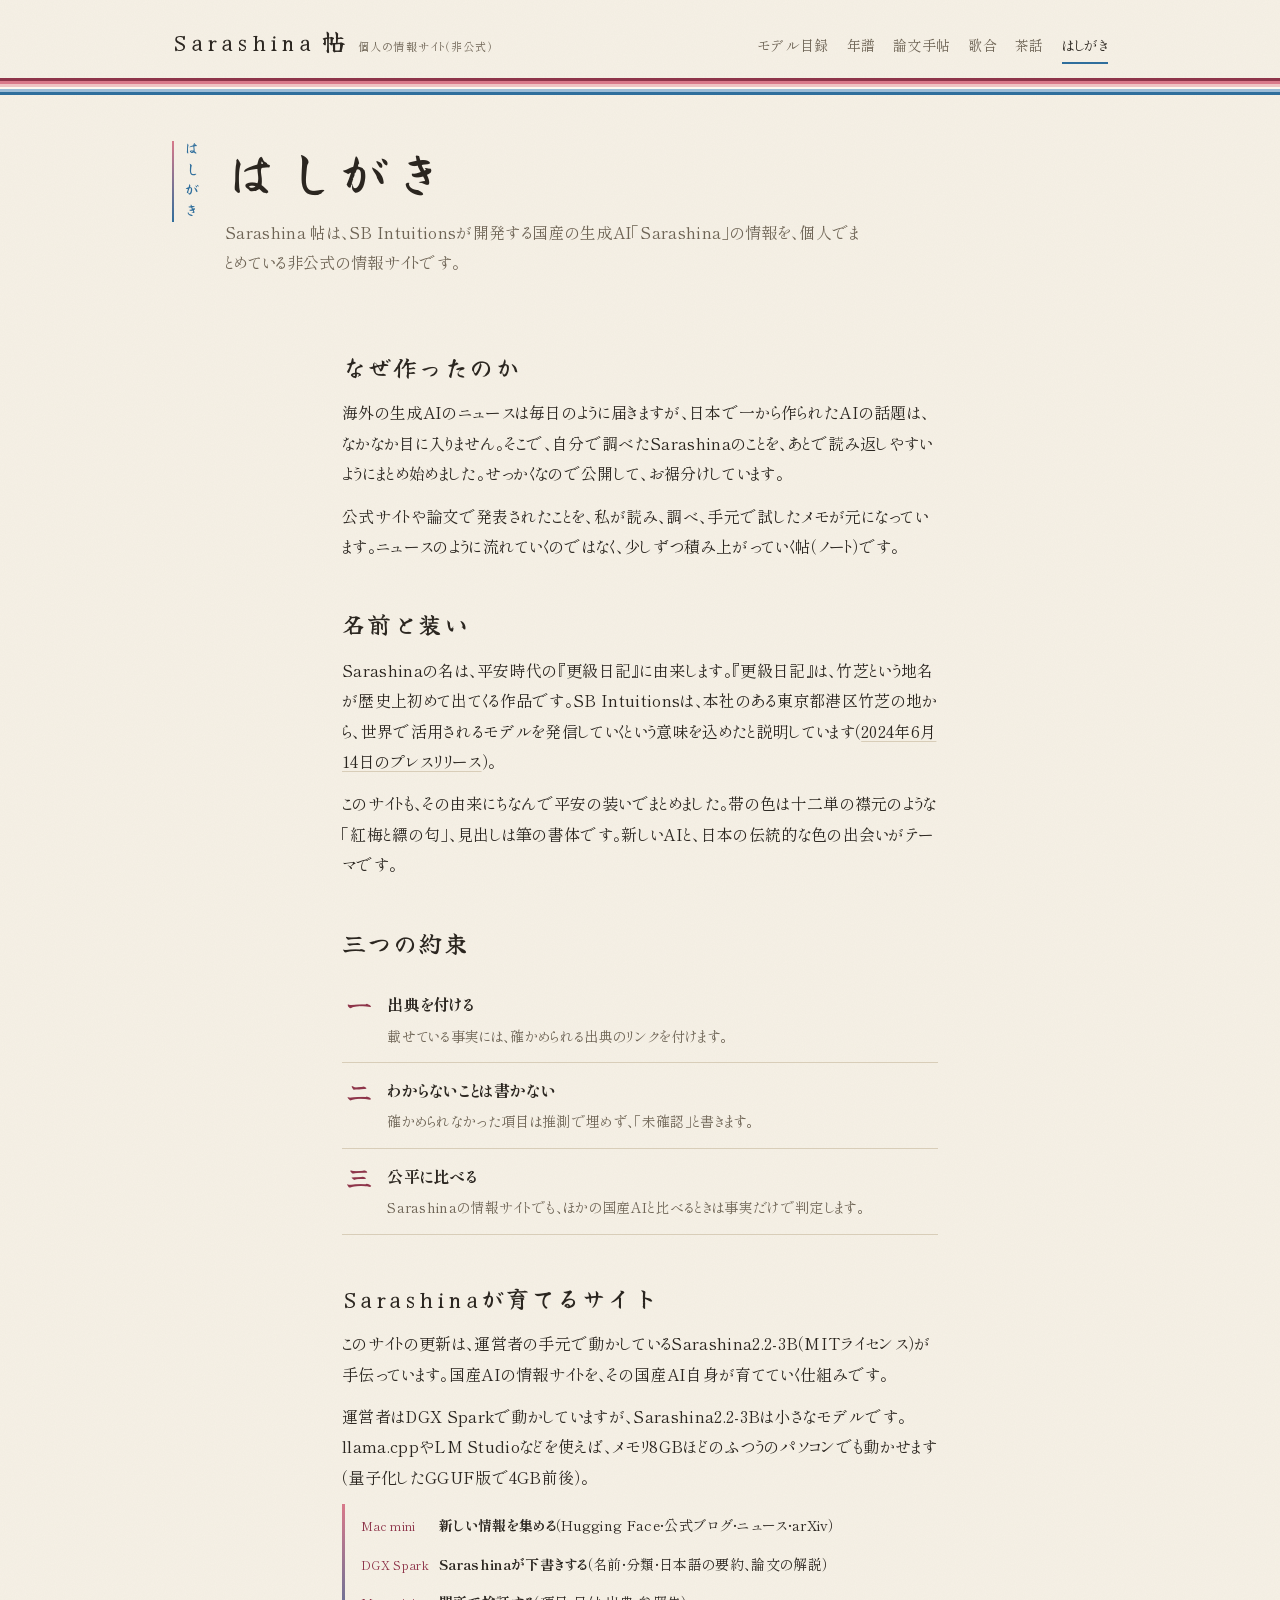
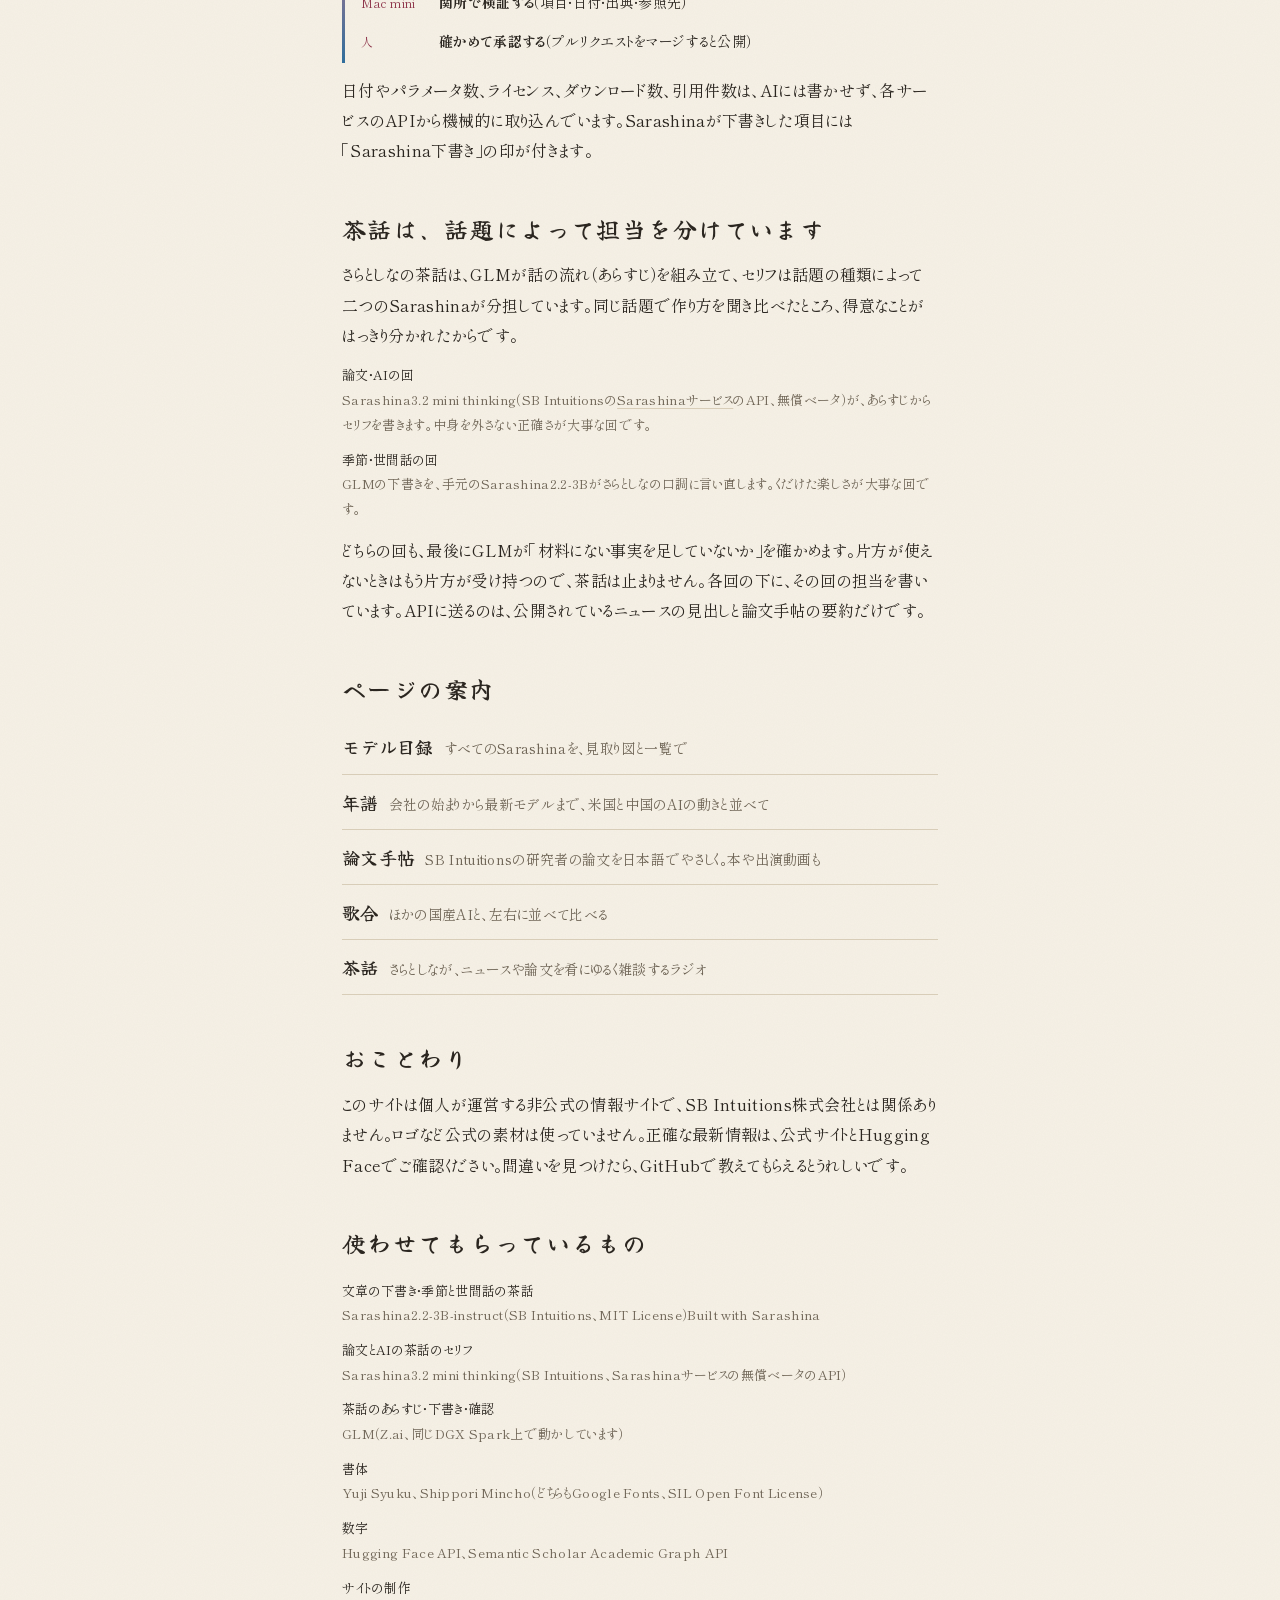
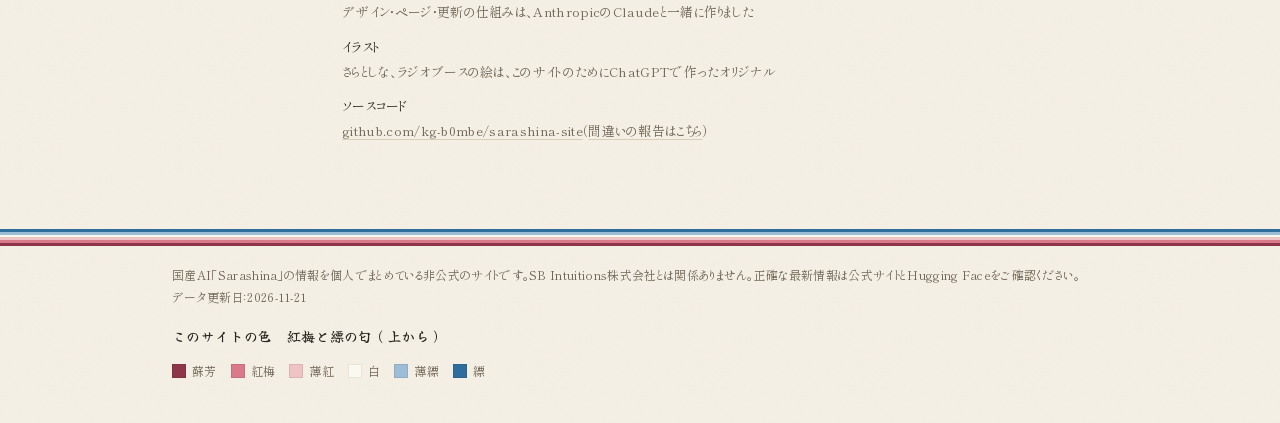
<file: docs/about.html>
<!DOCTYPE html>
<html lang="ja">
<head>
<meta charset="utf-8">
<meta name="viewport" content="width=device-width, initial-scale=1">
<meta name="theme-color" content="#F6F1E6">
<meta name="color-scheme" content="light only">
<title>はしがき｜Sarashina 帖（非公式）</title>
<meta name="description" content="国産AI「Sarashina」の情報を個人でまとめているサイト「Sarashina 帖」の成り立ちと、三つの約束、Sarashina自身が育てる仕組みについて。">
<style>
/* 3ページ共通のスタイル。色は :root の変数だけを変えれば全体に反映される。 */
/* 書体：見出しは筆の「Yuji Syuku」、本文は「Shippori Mincho」（どちらもGoogle Fonts） */
@import url("https://fonts.googleapis.com/css2?family=Yuji+Syuku&family=Shippori+Mincho:wght@400;600;700&display=swap");

:root {
  color-scheme: light;     /* スマホがダークモードでも、和紙の明るい地で見せる */

  /* 地と墨 */
  --paper: #F6F1E6;        /* 生成りの和紙 */
  --paper-2: #EEE6D6;      /* 練色（ねりいろ） */
  --ink: #2B2620;          /* 墨 */
  --sub: #6E6455;          /* 枯茶（からちゃ）寄りの灰 */
  --rule: #D8CDB8;         /* 砥粉（とのこ）寄り */

  /* 平安装束の色。帯（--juni）と、年譜の色分けに使う */
  --suou: #8E354A;         /* 蘇芳（すおう） */
  --kobai: #D9798A;        /* 紅梅（こうばい） */
  --usubeni: #EFC3C3;      /* 薄紅（うすべに） */
  --shiro: #FBF8F0;        /* 白 */
  --moegi: #9AAE3E;        /* 萌黄（もえぎ） */
  --usuhanada: #9DBCD6;    /* 薄縹（うすはなだ） */
  --hanada: #2F6E9C;       /* 縹（はなだ） */
  --futaai: #6E4F86;       /* 二藍（ふたあい） */
  --kikuchiba: #B4862E;    /* 黄朽葉（きくちば） */
  --aokuchiba: #6B7A33;    /* 青朽葉（あおくちば） */
  --nibi: #9A9387;         /* 鈍色（にびいろ） */
  --ouni: #C0623A;         /* 黄丹（おうに）寄りの丹 */

  --brand: var(--hanada);
  --accent: var(--suou);
  /* 「紅梅の匂」と「縹の匂」を白で分けたかさね（同じ色の濃淡を重ねる） */
  --juni: linear-gradient(180deg,
    var(--suou) 0 3px, var(--kobai) 3px 6px, var(--usubeni) 6px 9px, var(--shiro) 9px 11px,
    var(--usuhanada) 11px 14px, var(--hanada) 14px 17px);
  --kasane-v: linear-gradient(180deg, var(--kobai), var(--hanada));
  --c-company: var(--futaai);
  --c-release: var(--hanada);
  --c-service: var(--kikuchiba);
  --c-hf: var(--aokuchiba);
  --c-world: var(--nibi);
  --c-china: var(--ouni);
  --fude: "Yuji Syuku", "Hiragino Mincho ProN", "Yu Mincho", serif;
  --mincho: "Shippori Mincho", "Hiragino Mincho ProN", "Yu Mincho", serif;
  --gothic: var(--mincho);
}

* { box-sizing: border-box; }
html { -webkit-text-size-adjust: 100%; }
body {
  margin: 0; background: var(--paper); color: var(--ink);
  font-family: var(--mincho); font-size: 16px; line-height: 1.9;
  background-image: url("data:image/svg+xml,%3Csvg xmlns='http://www.w3.org/2000/svg' width='160' height='160'%3E%3Cfilter id='n'%3E%3CfeTurbulence type='fractalNoise' baseFrequency='.9' numOctaves='2' stitchTiles='stitch'/%3E%3CfeColorMatrix values='0 0 0 0 .45 0 0 0 0 .38 0 0 0 0 .28 0 0 0 .06 0'/%3E%3C/filter%3E%3Crect width='160' height='160' filter='url(%23n)'/%3E%3C/svg%3E");
  font-feature-settings: "palt"; letter-spacing: .02em;
}
a { color: inherit; text-decoration-color: var(--rule); text-underline-offset: 3px; }
a:hover { text-decoration-color: var(--brand); }

/* ---- 柱（サイト共通の見出し帯） ---- */
.masthead { position: relative; }
.masthead::after { content: ""; display: block; height: 17px; background: var(--juni); }
.masthead-inner {
  max-width: 980px; margin: 0 auto; padding: 18px 22px 14px;
  display: flex; align-items: baseline; justify-content: space-between; gap: 16px; flex-wrap: wrap;
}
.site-name { font-family: var(--fude); font-weight: 400; font-size: 24px; letter-spacing: .08em; text-decoration: none; }
.site-name small { font-family: var(--gothic); font-weight: 400; font-size: 11px; color: var(--sub); letter-spacing: .1em; margin-left: 10px; }
.site-nav { display: flex; flex-wrap: wrap; gap: 4px 18px; font-size: 14px; }
.site-nav a { text-decoration: none; color: var(--sub); padding-bottom: 3px; border-bottom: 2px solid transparent; }
.site-nav a[aria-current="page"] { color: var(--ink); border-bottom-color: var(--brand); }

/* ---- ページ見出し ---- */
.page-head {
  max-width: 980px; margin: 0 auto; padding: 46px 22px 26px;
  display: grid; grid-template-columns: auto 1fr; gap: 26px; align-items: start;
}
.tate {
  writing-mode: vertical-rl; font-family: var(--fude); font-size: 15px; letter-spacing: .35em;
  color: var(--brand); padding-left: 10px; line-height: 1;
  border-left: 2px solid transparent; border-image: var(--kasane-v) 1;
}
.page-head h1 {
  font-family: var(--fude); font-weight: 400; font-size: clamp(34px, 8vw, 52px);
  line-height: 1.2; margin: 0 0 14px; letter-spacing: .08em;
}
.page-head p { margin: 0; color: var(--sub); max-width: 40em; }

main { max-width: 980px; margin: 0 auto; padding: 0 22px 72px; }

/* ---- 絞り込み（ボタンではなく文字の並び） ---- */
.filters { border-top: 1px solid var(--rule); border-bottom: 1px solid var(--rule); padding: 10px 0; margin-bottom: 8px; }
.filter-row { display: flex; flex-wrap: wrap; align-items: baseline; gap: 4px 16px; padding: 4px 0; font-size: 14px; }
.filter-row .label { color: var(--sub); font-size: 12px; min-width: 4.5em; }
.opt {
  font: inherit; background: none; border: 0; padding: 0 0 2px; cursor: pointer; color: var(--sub);
  border-bottom: 1px solid transparent; letter-spacing: inherit;
}
.opt[aria-pressed="true"] { color: var(--ink); border-bottom-color: var(--brand); }
.opt:focus-visible, .search:focus-visible { outline: 2px solid var(--brand); outline-offset: 2px; }
.search {
  width: 100%; font: inherit; color: var(--ink); background: transparent;
  border: 0; border-bottom: 1px solid var(--rule); padding: 6px 0; margin-bottom: 6px;
}
.search::placeholder { color: var(--sub); }
.count { font-size: 12px; color: var(--sub); margin: 10px 0 0; }

/* ---- 目録の一項目 ---- */
.entry { border-bottom: 1px solid var(--rule); padding: 22px 0; }
.entry-meta { font-size: 12px; color: var(--sub); display: flex; flex-wrap: wrap; gap: 4px 14px; }
.entry-meta .kind { color: var(--accent); }
.entry h2 { font-family: var(--mincho); font-weight: 700; color: var(--ink); font-size: 21px; line-height: 1.45; margin: 4px 0 8px; letter-spacing: .03em; }
.entry p { margin: 6px 0; }
.mark { font-size: 11px; color: var(--sub); border: 1px solid var(--rule); padding: 0 6px; }
.mark.warn { color: var(--c-service); border-color: currentColor; }
.unk { color: var(--sub); }
.links { font-size: 13px; display: flex; flex-wrap: wrap; gap: 4px 16px; margin-top: 8px; color: var(--sub); }

.note { font-size: 12px; color: var(--sub); margin-top: 32px; line-height: 1.9; }

/* ---- 奥付 ---- */
.colophon::before { content: ""; display: block; height: 17px; background: var(--juni); transform: scaleY(-1); }
.colophon-inner { max-width: 980px; margin: 0 auto; padding: 18px 22px 40px; font-size: 12px; color: var(--sub); }

.irome { display: flex; flex-wrap: wrap; gap: 6px 14px; margin-top: 10px; }
.irome span { display: inline-flex; align-items: center; gap: 6px; }
.irome i { width: 14px; height: 14px; display: inline-block; background: var(--c); }
.irome-title { margin-top: 14px; font-family: var(--fude); font-size: 14px; color: var(--ink); }
.irome i { box-shadow: inset 0 0 0 1px rgba(0,0,0,.08); }

.prose { max-width: 40em; }
.prose h2 { font-family: var(--fude); font-weight: 400; font-size: 24px; margin: 40px 0 8px; letter-spacing: .06em; }
.prose p { margin: 0 0 12px; }
.vows { list-style: none; padding: 0; margin: 12px 0; }
.vows li { display: grid; grid-template-columns: 2.2em 1fr; gap: 0 10px; padding: 12px 0; border-bottom: 1px solid var(--rule); }
.vows li .n { font-family: var(--fude); font-size: 26px; color: var(--accent); line-height: 1.2; text-align: center; }
.vows b { display: block; font-family: var(--mincho); font-size: 16px; }
.vows span { font-size: 14px; color: var(--sub); }
.flow { border-left: 3px solid transparent; border-image: var(--kasane-v) 1; padding: 2px 0 2px 16px; margin: 12px 0; }
.flow div { padding: 6px 0; font-size: 14px; }
.flow div b { font-family: var(--mincho); }
.flow .who { display: inline-block; min-width: 6.5em; font-size: 12px; color: var(--accent); }
.pages a { display: block; padding: 10px 0; border-bottom: 1px solid var(--rule); text-decoration: none; }
.pages a b { font-family: var(--fude); font-weight: 400; font-size: 18px; margin-right: 10px; }
.pages a span { font-size: 14px; color: var(--sub); }
.credits { font-size: 13px; color: var(--sub); }
.credits dt { color: var(--ink); font-family: var(--mincho); margin-top: 10px; }
.credits dd { margin: 0; }
</style>
</head>
<body>
<header class="masthead"><div class="masthead-inner"><a class="site-name" href="index.html">Sarashina 帖<small>個人の情報サイト（非公式）</small></a><nav class="site-nav" aria-label="サイト内"><a href="models.html">モデル目録</a><a href="timeline.html">年譜</a><a href="papers.html">論文手帖</a><a href="utaawase.html">歌合</a><a href="chat.html">茶話</a><a href="about.html" aria-current="page">はしがき</a></nav></div></header>
<div class="page-head">
  <div class="tate" aria-hidden="true">はしがき</div>
  <div>
    <h1>はしがき</h1>
    <p>Sarashina 帖は、SB Intuitionsが開発する国産の生成AI「Sarashina」の情報を、個人でまとめている非公式の情報サイトです。</p>
  </div>
</div>
<main class="prose">
  <h2>なぜ作ったのか</h2>
  <p>海外の生成AIのニュースは毎日のように届きますが、日本で一から作られたAIの話題は、なかなか目に入りません。そこで、自分で調べたSarashinaのことを、あとで読み返しやすいようにまとめ始めました。せっかくなので公開して、お裾分けしています。</p>
  <p>公式サイトや論文で発表されたことを、私が読み、調べ、手元で試したメモが元になっています。ニュースのように流れていくのではなく、少しずつ積み上がっていく帖（ノート）です。</p>

  <h2>名前と装い</h2>
  <p>Sarashinaの名は、平安時代の『更級日記』に由来します。『更級日記』は、竹芝という地名が歴史上初めて出てくる作品です。SB Intuitionsは、本社のある東京都港区竹芝の地から、世界で活用されるモデルを発信していくという意味を込めたと説明しています（<a href="https://www.sbintuitions.co.jp/news/press/20240614_01/" target="_blank" rel="noopener">2024年6月14日のプレスリリース</a>）。</p>
  <p>このサイトも、その由来にちなんで平安の装いでまとめました。帯の色は十二単の襟元のような「紅梅と縹の匂」、見出しは筆の書体です。新しいAIと、日本の伝統的な色の出会いがテーマです。</p>

  <h2>三つの約束</h2>
  <ol class="vows">
    <li><span class="n" aria-hidden="true">一</span><div><b>出典を付ける</b><span>載せている事実には、確かめられる出典のリンクを付けます。</span></div></li>
    <li><span class="n" aria-hidden="true">二</span><div><b>わからないことは書かない</b><span>確かめられなかった項目は推測で埋めず、「未確認」と書きます。</span></div></li>
    <li><span class="n" aria-hidden="true">三</span><div><b>公平に比べる</b><span>Sarashinaの情報サイトでも、ほかの国産AIと比べるときは事実だけで判定します。</span></div></li>
  </ol>

  <h2>Sarashinaが育てるサイト</h2>
  <p>このサイトの更新は、運営者の手元で動かしているSarashina2.2-3B（MITライセンス）が手伝っています。国産AIの情報サイトを、その国産AI自身が育てていく仕組みです。</p>
  <p>運営者はDGX Sparkで動かしていますが、Sarashina2.2-3Bは小さなモデルです。llama.cppやLM Studioなどを使えば、メモリ8GBほどのふつうのパソコンでも動かせます（量子化したGGUF版で4GB前後）。</p>
  <div class="flow">
    <div><span class="who">Mac mini</span><b>新しい情報を集める</b>（Hugging Face・公式ブログ・ニュース・arXiv）</div>
    <div><span class="who">DGX Spark</span><b>Sarashinaが下書きする</b>（名前・分類・日本語の要約、論文の解説）</div>
    <div><span class="who">Mac mini</span><b>関所で検証する</b>（項目・日付・出典・参照先）</div>
    <div><span class="who">人</span><b>確かめて承認する</b>（プルリクエストをマージすると公開）</div>
  </div>
  <p>日付やパラメータ数、ライセンス、ダウンロード数、引用件数は、AIには書かせず、各サービスのAPIから機械的に取り込んでいます。Sarashinaが下書きした項目には「Sarashina下書き」の印が付きます。</p>

  <h2>茶話は、話題によって担当を分けています</h2>
  <p>さらとしなの茶話は、GLMが話の流れ（あらすじ）を組み立て、セリフは話題の種類によって二つのSarashinaが分担しています。同じ話題で作り方を聞き比べたところ、得意なことがはっきり分かれたからです。</p>
  <dl class="credits">
    <dt>論文・AIの回</dt><dd>Sarashina3.2 mini thinking（SB Intuitionsの<a href="https://docs.sarashina.ai/" target="_blank" rel="noopener">Sarashinaサービス</a>のAPI、無償ベータ）が、あらすじからセリフを書きます。中身を外さない正確さが大事な回です。</dd>
    <dt>季節・世間話の回</dt><dd>GLMの下書きを、手元のSarashina2.2-3Bがさらとしなの口調に言い直します。くだけた楽しさが大事な回です。</dd>
  </dl>
  <p>どちらの回も、最後にGLMが「材料にない事実を足していないか」を確かめます。片方が使えないときはもう片方が受け持つので、茶話は止まりません。各回の下に、その回の担当を書いています。APIに送るのは、公開されているニュースの見出しと論文手帖の要約だけです。</p>

  <h2>ページの案内</h2>
  <div class="pages">
    <a href="models.html"><b>モデル目録</b><span>すべてのSarashinaを、見取り図と一覧で</span></a>
    <a href="timeline.html"><b>年譜</b><span>会社の始まりから最新モデルまで、米国と中国のAIの動きと並べて</span></a>
    <a href="papers.html"><b>論文手帖</b><span>SB Intuitionsの研究者の論文を日本語でやさしく。本や出演動画も</span></a>
    <a href="utaawase.html"><b>歌合</b><span>ほかの国産AIと、左右に並べて比べる</span></a>
    <a href="chat.html"><b>茶話</b><span>さらとしなが、ニュースや論文を肴にゆるく雑談するラジオ</span></a>
  </div>

  <h2>おことわり</h2>
  <p>このサイトは個人が運営する非公式の情報サイトで、SB Intuitions株式会社とは関係ありません。ロゴなど公式の素材は使っていません。正確な最新情報は、公式サイトとHugging Faceでご確認ください。間違いを見つけたら、GitHubで教えてもらえるとうれしいです。</p>

  <h2>使わせてもらっているもの</h2>
  <dl class="credits">
    <dt>文章の下書き・季節と世間話の茶話</dt><dd>Sarashina2.2-3B-instruct（SB Intuitions、MIT License）Built with Sarashina</dd>
    <dt>論文とAIの茶話のセリフ</dt><dd>Sarashina3.2 mini thinking（SB Intuitions、Sarashinaサービスの無償ベータのAPI）</dd>
    <dt>茶話のあらすじ・下書き・確認</dt><dd>GLM（Z.ai、同じDGX Spark上で動かしています）</dd>
    <dt>書体</dt><dd>Yuji Syuku、Shippori Mincho（どちらもGoogle Fonts、SIL Open Font License）</dd>
    <dt>数字</dt><dd>Hugging Face API、Semantic Scholar Academic Graph API</dd>
    <dt>サイトの制作</dt><dd>デザイン・ページ・更新の仕組みは、AnthropicのClaudeと一緒に作りました</dd>
    <dt>イラスト</dt><dd>さらとしな、ラジオブースの絵は、このサイトのためにChatGPTで作ったオリジナル</dd>
    <dt>ソースコード</dt><dd><a href="https://github.com/kg-b0mbe/sarashina-site" target="_blank" rel="noopener">github.com/kg-b0mbe/sarashina-site</a>（<a href="https://github.com/kg-b0mbe/sarashina-site/issues" target="_blank" rel="noopener">間違いの報告はこちら</a>）</dd>
  </dl>
</main>
<footer class="colophon"><div class="colophon-inner">国産AI「Sarashina」の情報を個人でまとめている非公式のサイトです。SB Intuitions株式会社とは関係ありません。正確な最新情報は公式サイトとHugging Faceをご確認ください。<br>データ更新日：<span id="updated"></span><div class="irome-title">このサイトの色　紅梅と縹の匂（上から）</div><div class="irome"><span style="--c:var(--suou)"><i></i>蘇芳</span><span style="--c:var(--kobai)"><i></i>紅梅</span><span style="--c:var(--usubeni)"><i></i>薄紅</span><span style="--c:var(--shiro)"><i></i>白</span><span style="--c:var(--usuhanada)"><i></i>薄縹</span><span style="--c:var(--hanada)"><i></i>縹</span></div></div></footer>
<script id="site-data" type="application/json">{"updated_at": "2026-11-21", "models": [{"id": "sarashina1-7b", "name": "Sarashina1-7B", "generation": "Sarashina1", "kind": "base", "modality": ["text"], "params_b": 7, "architecture": "GPT-NeoX（RoPE）", "training_tokens": "1.0T", "context_length": null, "license": {"name": "MIT", "commercial": true}, "availability": "open_weights", "released": "2024-06-07", "hf_repo": "sbintuitions/sarashina1-7b", "spark": "ok", "notes": "指示チューニングなしの事前学習モデル。", "sources": ["https://huggingface.co/sbintuitions/sarashina1-65b"]}, {"id": "sarashina1-13b", "name": "Sarashina1-13B", "generation": "Sarashina1", "kind": "base", "modality": ["text"], "params_b": 13, "architecture": "GPT-NeoX（RoPE）", "training_tokens": "1.0T", "context_length": null, "license": {"name": "MIT", "commercial": true}, "availability": "open_weights", "released": "2024-06-07", "hf_repo": "sbintuitions/sarashina1-13b", "spark": "ok", "notes": "指示チューニングなしの事前学習モデル。", "sources": ["https://huggingface.co/sbintuitions/sarashina1-65b"]}, {"id": "sarashina1-65b", "name": "Sarashina1-65B", "generation": "Sarashina1", "kind": "base", "modality": ["text"], "params_b": 65, "architecture": "GPT-NeoX（RoPE）、80層、語彙51,200", "training_tokens": "800B", "context_length": null, "license": {"name": "MIT", "commercial": true}, "availability": "open_weights", "released": "2024-06-07", "hf_repo": "sbintuitions/sarashina1-65b", "spark": "quant", "notes": "日本語Common Crawl（クリーニング後 約550Bトークン）で学習。指示チューニングなし。", "sources": ["https://huggingface.co/sbintuitions/sarashina1-65b"]}, {"id": "sarashina2-7b", "name": "Sarashina2-7B", "generation": "Sarashina2", "kind": "base", "modality": ["text"], "params_b": 7, "architecture": "Llama系（RoPE、SwiGLU）、語彙102,400", "training_tokens": "2.1T", "context_length": null, "license": {"name": "MIT", "commercial": true}, "availability": "open_weights", "released": "2024-06-07", "hf_repo": "sbintuitions/sarashina2-7b", "spark": "ok", "notes": "トークナイザは use_fast=False 指定が必要。指示チューニングなし。", "sources": ["https://huggingface.co/sbintuitions/sarashina2-7b", "https://labindex.pages.dev/outputs/sb-intuitions/sarashina2"]}, {"id": "sarashina2-13b", "name": "Sarashina2-13B", "generation": "Sarashina2", "kind": "base", "modality": ["text"], "params_b": 13, "architecture": "Llama系（RoPE、SwiGLU）、語彙102,400", "training_tokens": "2.1T", "context_length": null, "license": {"name": "MIT", "commercial": true}, "availability": "open_weights", "released": "2024-06-07", "hf_repo": "sbintuitions/sarashina2-13b", "spark": "ok", "notes": "Sarashina2-Vision-14Bのベース。指示チューニングなし。", "sources": ["https://labindex.pages.dev/outputs/sb-intuitions/sarashina2"]}, {"id": "sarashina2-70b", "name": "Sarashina2-70B", "generation": "Sarashina2", "kind": "base", "modality": ["text"], "params_b": 70, "architecture": "Llama系、80層、隠れ次元8192、語彙102,400", "training_tokens": "2.1T", "context_length": null, "license": {"name": "MIT", "commercial": true}, "availability": "open_weights", "released": "2024-08-06", "hf_repo": "sbintuitions/sarashina2-70b", "spark": "quant", "notes": "Sarashina2-8x70Bのベース。指示チューニングなし。", "sources": ["https://labindex.pages.dev/outputs/sb-intuitions/sarashina2"]}, {"id": "sarashina2-8x70b", "name": "Sarashina2-8x70B", "generation": "Sarashina2", "kind": "base", "modality": ["text"], "params_b": 465, "architecture": "MoE（Sarashina2-70Bをsparse upcycling）", "training_tokens": null, "context_length": null, "license": {"name": "Sarashina Model NonCommercial License", "commercial": false}, "availability": "open_weights", "released": "2024-11-05", "hf_repo": "sbintuitions/sarashina2-8x70b", "spark": "no", "notes": "公式発表は2024-11-08。BF16推論にはH100×16台が必要とされる。「4,600億パラメータ」はこのモデルの総パラメータ数。", "sources": ["https://huggingface.co/sbintuitions/sarashina2-8x70b", "https://www.sbintuitions.co.jp/en/news/press/20241108_01"]}, {"id": "sarashina2.1-1b", "name": "Sarashina2.1-1B", "generation": "Sarashina2.1", "kind": "base", "modality": ["text"], "params_b": 1, "architecture": null, "training_tokens": "10T（第1段階）", "context_length": null, "license": {"name": null, "commercial": null}, "availability": "open_weights", "released": "2024-11-26", "hf_repo": "sbintuitions/sarashina2.1-1b", "spark": "ok", "notes": "sarashina-embedding-v1-1bのベース。", "sources": ["https://huggingface.co/sbintuitions/sarashina2.1-1b"]}, {"id": "sarashina2.2-0.5b-instruct", "name": "Sarashina2.2-0.5B-instruct-v0.1", "generation": "Sarashina2.2", "kind": "instruct", "modality": ["text"], "params_b": 0.5, "architecture": null, "training_tokens": null, "context_length": null, "license": {"name": "MIT", "commercial": true}, "availability": "open_weights", "released": "2025-02-26", "hf_repo": "sbintuitions/sarashina2.2-0.5b-instruct-v0.1", "spark": "ok", "notes": "Japanese MT Bench 4.55。エッジ・軽量用途。", "sources": ["https://huggingface.co/sbintuitions/sarashina2.2-0.5b-instruct-v0.1"]}, {"id": "sarashina2.2-1b-instruct", "name": "Sarashina2.2-1B-instruct-v0.1", "generation": "Sarashina2.2", "kind": "instruct", "modality": ["text"], "params_b": 1, "architecture": null, "training_tokens": null, "context_length": null, "license": {"name": "MIT", "commercial": true}, "availability": "open_weights", "released": "2025-02-26", "hf_repo": "sbintuitions/sarashina2.2-1b-instruct-v0.1", "spark": "ok", "notes": "Japanese MT Bench 5.09。", "sources": ["https://huggingface.co/sbintuitions/sarashina2.2-1b-instruct-v0.1"]}, {"id": "sarashina2.2-3b-instruct", "name": "Sarashina2.2-3B-instruct-v0.1", "generation": "Sarashina2.2", "kind": "instruct", "modality": ["text"], "params_b": 3, "architecture": null, "training_tokens": null, "context_length": null, "license": {"name": "MIT", "commercial": true}, "availability": "open_weights", "released": "2025-02-26", "hf_repo": "sbintuitions/sarashina2.2-3b-instruct-v0.1", "spark": "ok", "notes": "Elyza-tasks-100 3.75、Japanese MT Bench 6.51。ローカルで動くSarashinaの本命。このサイトの更新担当候補。", "sources": ["https://huggingface.co/sbintuitions/sarashina2.2-3b-instruct-v0.1"]}, {"id": "sarashina2.2-base", "name": "Sarashina2.2-0.5B / 1B / 3B（事前学習）", "generation": "Sarashina2.2", "kind": "base", "modality": ["text"], "params_b": 3, "architecture": null, "training_tokens": null, "context_length": null, "license": {"name": "MIT", "commercial": true}, "availability": "open_weights", "released": "2025-03-03", "hf_repo": "sbintuitions/sarashina2.2-3b", "spark": "ok", "notes": "0.5B・1B・3Bの3サイズ。3段階の学習で構築。ファインチューニングの土台向け。", "sources": ["https://huggingface.co/sbintuitions/sarashina2.2-3b", "https://huggingface.co/sbintuitions/sarashina2.2-1b"], "short": "0.5〜3B", "hf_repos": ["sbintuitions/sarashina2.2-0.5b", "sbintuitions/sarashina2.2-1b", "sbintuitions/sarashina2.2-3b"]}, {"id": "sarashina2-vision-8b", "name": "Sarashina2-Vision-8B", "generation": "Sarashina2", "kind": "vision", "modality": ["text", "image"], "params_b": 8, "architecture": null, "training_tokens": null, "context_length": null, "license": {"name": null, "commercial": null}, "availability": "open_weights", "released": "2025-03-09", "hf_repo": "sbintuitions/sarashina2-vision-8b", "spark": "ok", "notes": "画像理解（VLM）。", "sources": ["https://huggingface.co/sbintuitions/sarashina2-vision-8b"]}, {"id": "sarashina2-vision-14b", "name": "Sarashina2-Vision-14B", "generation": "Sarashina2", "kind": "vision", "modality": ["text", "image"], "params_b": 14, "architecture": "Sarashina2-13B ＋ Qwen2-VL-7Bの画像エンコーダ", "training_tokens": null, "context_length": null, "license": {"name": "MIT", "commercial": true}, "availability": "open_weights", "released": "2025-03-09", "hf_repo": "sbintuitions/sarashina2-vision-14b", "spark": "ok", "notes": "画像理解（VLM）。", "sources": ["https://huggingface.co/sbintuitions/sarashina2-vision-14b"]}, {"id": "sarashina-embedding-v1-1b", "name": "Sarashina-Embedding-v1-1B", "generation": "Embedding", "kind": "embedding", "modality": ["text"], "params_b": 1.2, "architecture": "Sarashina2.1-1Bベース、1,792次元", "training_tokens": null, "context_length": 8192, "license": {"name": "Sarashina Model NonCommercial License", "commercial": false}, "availability": "open_weights", "released": "2024-11-22", "hf_repo": "sbintuitions/sarashina-embedding-v1-1b", "spark": "ok", "notes": "公開当時、JMTEB 16データセット平均で最高水準。", "sources": ["https://huggingface.co/sbintuitions/sarashina-embedding-v1-1b"], "lineage": "Sarashina2.1"}, {"id": "sarashina-embedding-v2-1b", "name": "Sarashina-Embedding-v2-1B", "generation": "Embedding", "kind": "embedding", "modality": ["text"], "params_b": 1, "architecture": null, "training_tokens": null, "context_length": 8192, "license": {"name": "Sarashina Model NonCommercial License", "commercial": false}, "availability": "open_weights", "released": "2025-07-30", "hf_repo": "sbintuitions/sarashina-embedding-v2-1b", "spark": "ok", "notes": "", "sources": ["https://www.issoh.co.jp/tech/details/11856/"], "lineage": "Sarashina2.2"}, {"id": "sarashina2.2-vision-3b", "name": "Sarashina2.2-Vision-3B", "generation": "Sarashina2.2", "kind": "vision", "modality": ["text", "image"], "params_b": 3.8, "architecture": null, "training_tokens": null, "context_length": null, "license": {"name": "MIT", "commercial": true}, "availability": "open_weights", "released": "2025-11-19", "hf_repo": "sbintuitions/sarashina2.2-vision-3b", "spark": "ok", "notes": "画像理解（VLM）。", "sources": ["https://www.issoh.co.jp/tech/details/11856/"]}, {"id": "sarashina2-mini", "name": "Sarashina2 mini", "generation": "Sarashina2", "kind": "instruct", "modality": ["text"], "params_b": null, "architecture": null, "training_tokens": null, "context_length": null, "license": {"name": "API（提供元の利用規約に従う）", "commercial": null}, "availability": "api", "released": "2025-11", "hf_repo": null, "spark": "api", "notes": "商用APIとして提供。Sarashina3の提供開始に伴い、旧Sarashina APIは新規申し込みを終了。", "sources": ["https://weel.co.jp/media/tech/sarashina/", "https://www.issoh.co.jp/tech/details/11856/"]}, {"id": "sarashina2.2-ocr", "name": "Sarashina2.2-OCR", "generation": "Sarashina2.2", "kind": "ocr", "modality": ["text", "image"], "params_b": 3, "architecture": null, "training_tokens": null, "context_length": null, "license": {"name": "MIT", "commercial": true}, "availability": "open_weights", "released": "2026-03-22", "hf_repo": "sbintuitions/sarashina2.2-ocr", "spark": "ok", "notes": "日英ドキュメントOCR。縦書きや複雑なレイアウトの日本語文書に強い（VJRODaでCER 22.6）。HF上の表示は4B。", "sources": ["https://huggingface.co/sbintuitions/sarashina2.2-ocr", "https://www.issoh.co.jp/tech/details/11856/"]}, {"id": "sarashina2.2-tts", "name": "Sarashina2.2-TTS", "generation": "Sarashina2.2", "kind": "tts", "modality": ["text", "audio"], "params_b": 0.8, "architecture": "Sarashina2.2-0.5Bベース", "training_tokens": null, "context_length": null, "license": {"name": "Sarashina Model NonCommercial License", "commercial": false}, "availability": "open_weights", "released": "2026-04-16", "hf_repo": "sbintuitions/sarashina2.2-tts", "spark": "ok", "notes": "日本語中心の音声合成。短い参照音声からのゼロショット話者生成、ナレーション・放送・会話などの話し方、日英の混在に対応。", "sources": ["https://huggingface.co/sbintuitions/sarashina2.2-tts"]}, {"id": "sarashina3-mini", "name": "Sarashina3 mini", "generation": "Sarashina3", "kind": "instruct", "modality": ["text"], "params_b": null, "architecture": "フルスクラッチ開発", "training_tokens": "約30T", "context_length": 131072, "license": {"name": "API（提供元の利用規約に従う）", "commercial": null}, "availability": "api", "released": "2026-06-30", "hf_repo": null, "spark": "api", "notes": "標準モデル。ツール呼び出し対応。公式評価で全体的にGPT-4.1やQwen3-235B-A22B-Instruct-2507と同程度、日本文化QA（JamC-QA）では上回る。Cloud PF Type Aと、無償ベータの「Sarashinaサービス」で利用可能。", "sources": ["https://www.sbintuitions.co.jp/blog/entry/2026/06/30/100000/", "https://docs.sarashina.ai/models"]}, {"id": "sarashina3-nano", "name": "Sarashina3 nano", "generation": "Sarashina3", "kind": "instruct", "modality": ["text"], "params_b": null, "architecture": "フルスクラッチ開発", "training_tokens": "約30T", "context_length": 131072, "license": {"name": "API（提供元の利用規約に従う）", "commercial": null}, "availability": "api", "released": "2026-06-30", "hf_repo": null, "spark": "api", "notes": "軽量・高速モデル。分類・タグ付け・要約などの大量処理向け。公式評価で日本語などでQwen3-4B-Instruct-2507を上回る。", "sources": ["https://www.sbintuitions.co.jp/blog/entry/2026/06/30/100000/", "https://docs.sarashina.ai/models"]}, {"id": "sarashina3-guard", "name": "Sarashina3 guard", "generation": "Sarashina3", "kind": "guard", "modality": ["text"], "params_b": null, "architecture": null, "training_tokens": null, "context_length": 65536, "license": {"name": "API（提供元の利用規約に従う）", "commercial": null}, "availability": "api", "released": "2026-06-30", "hf_repo": null, "spark": "api", "notes": "入力の安全性を判定する専用モデル（文章は生成しない）。有害な入力にはT1〜T12のカテゴリコードを返す。", "sources": ["https://docs.sarashina.ai/models"]}, {"id": "sarashina3-embedding", "name": "Sarashina3 embedding", "generation": "Sarashina3", "kind": "embedding", "modality": ["text"], "params_b": null, "architecture": "1,536次元（256次元まで削減可）", "training_tokens": null, "context_length": 8000, "license": {"name": "API（提供元の利用規約に従う）", "commercial": null}, "availability": "api", "released": "2026-06-30", "hf_repo": null, "spark": "api", "notes": "検索・分類・クラスタリングなど7種類のタスク指定に対応。", "sources": ["https://docs.sarashina.ai/models"]}, {"id": "sarashina3-rerank", "name": "Sarashina3 rerank", "generation": "Sarashina3", "kind": "rerank", "modality": ["text"], "params_b": null, "architecture": "クロスエンコーダ", "training_tokens": null, "context_length": 8000, "license": {"name": "API（提供元の利用規約に従う）", "commercial": null}, "availability": "api", "released": "2026-06-30", "hf_repo": null, "spark": "api", "notes": "検索結果やRAG候補の並べ替え。独自の順位付けルールを指定できるCUSTOMIZEモードあり。", "sources": ["https://docs.sarashina.ai/models"]}, {"id": "sarashina3-translate", "name": "Sarashina3 translate", "generation": "Sarashina3", "kind": "translate", "modality": ["text"], "params_b": null, "architecture": null, "training_tokens": null, "context_length": null, "license": {"name": "API（提供元の利用規約に従う）", "commercial": null}, "availability": "api", "released": "2026-10-13", "hf_repo": null, "spark": "api", "notes": "日英・英日翻訳。無償ベータ「Sarashinaサービス」で公開。後継はSarashina3.2 translate。", "sources": ["https://www.watch.impress.co.jp/docs/news/2147706.html"]}, {"id": "sarashina3.2-mini-thinking", "name": "Sarashina3.2 mini thinking", "generation": "Sarashina3.2", "kind": "thinking", "modality": ["text"], "params_b": null, "architecture": null, "training_tokens": null, "context_length": 131072, "license": {"name": "API（提供元の利用規約に従う）", "commercial": null}, "availability": "api", "released": "2026-10-29", "hf_repo": null, "spark": "api", "notes": "Sarashina初の思考（推論）モデル。reasoning_effortでlow/medium/highの3段階を指定。ツール呼び出し・Web検索・コーディングが向上。", "sources": ["https://www.sbbit.jp/article/cont1/187994", "https://docs.sarashina.ai/models"]}, {"id": "sarashina3.2-translate", "name": "Sarashina3.2 translate", "generation": "Sarashina3.2", "kind": "translate", "modality": ["text"], "params_b": null, "architecture": null, "training_tokens": null, "context_length": null, "license": {"name": "API（提供元の利用規約に従う）", "commercial": null}, "availability": "api", "released": null, "hf_repo": null, "spark": "api", "notes": "Sarashina3 translateの後継。入力は最大5,000文字。日本語出力の文体（である調／です・ます調）を指定可能（ベータ）。", "sources": ["https://docs.sarashina.ai/models"]}], "events": [{"id": "founded", "date": "2023-08-04", "kind": "company", "title": "SB Intuitions が本格稼働", "summary": "2023年3月に準備会社として設立され、8月1日に社名をSB Intuitionsに変更。日本語に特化した国産LLMの研究開発会社として本格稼働を発表。", "models": [], "sources": ["https://www.softbank.jp/corp/news/press/sbkk/2023/20230804_02"]}, {"id": "sarashina1-2-open", "date": "2024-06-14", "kind": "release", "title": "Sarashina1・Sarashina2 を同時公開", "summary": "条件の異なる2系統の事前学習モデルを研究開発の促進のために公開。どちらも指示チューニングなしのモデル。", "models": ["sarashina1-7b", "sarashina1-13b", "sarashina1-65b", "sarashina2-7b", "sarashina2-13b"], "sources": ["https://www.sbintuitions.co.jp/en/news/press/20240614_01/"]}, {"id": "sarashina2-70b-open", "date": "2024-08-07", "kind": "release", "title": "Sarashina2-70B を公開", "summary": "700億パラメータのモデルをMITライセンスで公開。のちの8x70Bのベースになる。", "models": ["sarashina2-70b"], "sources": ["https://www.sbintuitions.co.jp/en/news/press/20240614_01/"]}, {"id": "sarashina2-8x70b-open", "date": "2024-11-08", "kind": "release", "title": "Sarashina2-8x70B（4,600億パラメータ級MoE）を公開", "summary": "Sarashina2-70Bをsparse upcyclingで拡張したMixture-of-Expertsモデル。社内の複数の日本語ベンチマークで最高性能。", "models": ["sarashina2-8x70b"], "sources": ["https://www.sbintuitions.co.jp/en/news/press/20241108_01"]}, {"id": "sarashina2-mini-api", "date": "2025-11", "kind": "service", "title": "Sarashina2 mini の商用API提供を開始", "summary": "Sarashinaシリーズとして初めて、商用APIとして提供。", "models": ["sarashina2-mini"], "sources": ["https://weel.co.jp/media/tech/sarashina/"]}, {"id": "cloud-pf-type-a", "date": "2026-04-17", "kind": "service", "title": "ソフトバンクが「Cloud PF Type A」でのSarashina提供を発表", "summary": "Oracle Alloyを採用したソブリンクラウドで、Sarashinaを使った生成AIサービスを6月から順次提供すると発表。", "models": [], "sources": ["https://internet.watch.impress.co.jp/docs/news/2102336.html"]}, {"id": "sarashina3-launch", "date": "2026-06-30", "kind": "release", "title": "Sarashina3 シリーズ提供開始", "summary": "約30兆トークンで学習したフルスクラッチの第3世代。mini・nano・guard・embedding・rerankの5モデルを、国内データセンターのCloud PF Type Aで提供。", "models": ["sarashina3-mini", "sarashina3-nano", "sarashina3-guard", "sarashina3-embedding", "sarashina3-rerank"], "sources": ["https://www.sbintuitions.co.jp/blog/entry/2026/06/30/100000/", "https://www.sbbit.jp/article/cont1/185977"]}, {"id": "sarashina-service-beta", "date": "2026-10-13", "kind": "service", "title": "「Sarashinaサービス」無償ベータ版を公開", "summary": "Googleアカウントで誰でも使えるAPIとチャットを無料で公開。translateを加えた6モデルが利用可能に。", "models": ["sarashina3-translate"], "sources": ["https://www.watch.impress.co.jp/docs/news/2147706.html"]}, {"id": "sarashina3.2-thinking", "date": "2026-10-29", "kind": "release", "title": "初の思考モデル「Sarashina3.2 mini thinking」を発表", "summary": "回答前に推論するSarashina初の思考モデル。思考の深さを3段階で指定でき、ツール呼び出し・Web検索・コーディングが向上。", "models": ["sarashina3.2-mini-thinking"], "sources": ["https://www.sbbit.jp/article/cont1/187994"]}], "world": [{"id": "gpt-4", "date": "2023-03-14", "company": "openai", "title": "GPT-4 発表", "summary": "画像入力にも対応したマルチモーダルモデル。有料のChatGPT Plusで提供開始。", "sources": ["https://openai.com/GPT-4", "https://forest.watch.impress.co.jp/docs/news/1485848.html"]}, {"id": "gemini-1", "date": "2023-12-06", "company": "google", "title": "Gemini 1.0 発表", "summary": "Ultra・Pro・Nanoの3サイズ。最初からマルチモーダルで学習したモデルとして登場し、Bardに搭載。", "sources": ["https://news.mynavi.jp/article/20231207-2834930/"]}, {"id": "gpt-4o", "date": "2024-05-13", "company": "openai", "title": "GPT-4o 発表", "summary": "テキスト・音声・画像をリアルタイムに扱うモデル。ChatGPTの無料ユーザーにも提供。", "sources": ["https://openai.com/ja-JP/index/hello-gpt-4o/"]}, {"id": "claude-3-5-sonnet", "date": "2024-06-20", "company": "anthropic", "title": "Claude 3.5 Sonnet 発表", "summary": "Claude 3 Opusの2倍の速度で、多くのベンチマークでGPT-4oと同等以上。", "sources": ["https://forest.watch.impress.co.jp/docs/news/1602260.html"]}, {"id": "deepseek-v3", "date": "2024-12-26", "company": "deepseek", "title": "DeepSeek-V3 公開", "summary": "総パラメータ6710億（うち370億が動く）のMoEモデルを重みごと公開。GPT-4o級の性能を、制限付きのH800 GPUと低い学習費用で実現したとされ、翌月の騒ぎの下地になった。", "sources": ["https://www.deepseek.com/en/news/deepseek-v3/", "https://gigazine.net/gsc_news/en/20241227-deepseek-v3"]}, {"id": "deepseek-shock", "date": "2025-01-27", "company": "deepseek", "title": "DeepSeekショック（DeepSeek-R1）", "summary": "1月に公開された推論モデルR1がOpenAI o1に迫ると話題になり、米国市場でAI関連株が急落。エヌビディアは1日で株価が約17%下がり、時価総額が史上最大の5890億ドル減った。", "sources": ["https://forbesjapan.com/articles/detail/76755", "https://www.businessinsider.jp/article/stock-selloff-ai-deepseek-nvidia-investing-bull-market-strategy-2025-1/"]}, {"id": "qwen3", "date": "2025-04-29", "company": "alibaba", "title": "Qwen3 公開（アリババ）", "summary": "0.6B〜32Bの6モデルと、MoEの30B・235Bの計8モデルをすべてオープンに。考える／考えないを切り替える「ハイブリッド推論」を初めて搭載。", "sources": ["https://cloud.watch.impress.co.jp/docs/news/2011436.html", "https://www.alibabacloud.com/press-room/alibaba-introduces-qwen3-setting-new-benchmark"]}, {"id": "kimi-k2", "date": "2025-07-11", "company": "moonshot", "title": "Kimi K2 公開（Moonshot AI）", "summary": "総パラメータ1兆のMoEモデルをオープンに公開。独自の最適化手法MuonClipで大規模な学習を安定させ、コーディングやエージェントの性能で注目された。", "sources": ["https://www.itmedia.co.jp/aiplus/articles/2507/15/news051.html", "https://gihyo.jp/article/2025/07/kimi-k2"]}, {"id": "glm-4-5", "date": "2025-07-28", "company": "zhipu", "title": "GLM-4.5 公開（Zhipu AI、のちのZ.ai）", "summary": "推論・コーディング・エージェントを一つにまとめたオープンモデル。この頃から社名をZ.aiとして海外展開を強める。", "sources": ["https://www.digitimes.com/news/a20250729VL204.html", "https://simonwillison.net/2025/Jul/28/"]}, {"id": "gpt-5", "date": "2025-08-07", "company": "openai", "title": "GPT-5 発表", "summary": "高速応答と深い推論を自動で切り替える統合システム。無料ユーザーを含む全ユーザーに提供。", "sources": ["https://openai.com/ja-JP/index/gpt-5-new-era-of-work/"]}, {"id": "kimi-k2-thinking", "date": "2025-11-06", "company": "moonshot", "title": "Kimi K2 Thinking 公開", "summary": "K2に考える力を加えたオープンな推論モデル。人の手を借りずに200〜300回続けて道具を呼び出せるとされた。", "sources": ["https://siliconangle.com/2025/11/07/moonshot-launches-open-source-kimi-k2-thinking-ai-trillion-parameters-reasoning-capabilities/"]}, {"id": "gemini-3", "date": "2025-11-18", "company": "google", "title": "Gemini 3 発表", "summary": "Gemini 3 Proを公開。推論とマルチモーダル理解で前世代のGemini 2.5 Proを大きく上回る。", "sources": ["https://news.mynavi.jp/article/20251119-3687422/"]}, {"id": "claude-opus-4-6", "date": "2026-02-05", "company": "anthropic", "title": "Claude Opus 4.6 発表", "summary": "コーディングと長時間の作業継続を強化。Opusクラスで初めて100万トークンの文脈（ベータ）に対応。", "sources": ["https://itbrief.co.uk/story/anthropic-unveils-claude-opus-4-6-for-deeper-coding-work"]}, {"id": "glm-5", "date": "2026-02-11", "company": "zhipu", "title": "GLM-5 公開（Z.ai）", "summary": "総パラメータ7440億のオープンモデルをMITライセンスで公開。「長い作業をこなすエージェント」を前面に出し、Claude Opus 4.5に迫るとした。Zhipuは同年1月に香港で上場。", "sources": ["https://huggingface.co/blog/mlabonne/glm-5", "https://the-decoder.com/chinese-ai-lab-zhipu-releases-glm-5-under-mit-license-claims-parity-with-top-western-models/"]}, {"id": "qwen3-5", "date": "2026-02-16", "company": "alibaba", "title": "Qwen3.5 公開（アリババ）", "summary": "文章・画像・動画をはじめから一緒に学んだネイティブなマルチモーダルモデル。旗艦の397B-A17Bを重みごと公開し、春節前の中国勢の新モデルラッシュの一つになった。", "sources": ["https://www.alibabagroup.com/document-1960233590314762240", "https://gigazine.net/gsc_news/en/20260217-qwen3-5-397b-a17b"]}, {"id": "claude-mythos-preview", "date": "2026-04-07", "company": "anthropic", "title": "Claude Mythos Preview 発表", "summary": "高度なサイバー能力を持つため、一部の組織に限定して提供された最上位モデル。", "sources": ["https://gigazine.net/news/20260610-claude-mythos-fable/"]}, {"id": "deepseek-v4", "date": "2026-04-24", "company": "deepseek", "title": "DeepSeek-V4 プレビュー公開", "summary": "R1からほぼ1年。V4-ProとV4-Flashの2種類を重みごと公開し、100万トークンの文脈を安く使えることを打ち出した。", "sources": ["https://www.deepseek.com/en/transparency/", "https://thenextweb.com/news/deepseek-v4-pro-flash-launch-open-source"]}, {"id": "gemini-3-5-flash", "date": "2026-05", "company": "google", "title": "Gemini 3.5 Flash 発表（Google I/O 2026）", "summary": "Gemini 3.5ファミリーの第一弾。高速なFlash系ながらGemini 3.1 Pro並みの賢さ。", "sources": ["https://k-tai.watch.impress.co.jp/docs/news/2110020.html"]}, {"id": "claude-fable-5", "date": "2026-06-09", "company": "anthropic", "title": "Claude Fable 5・Mythos 5 発表", "summary": "Mythosクラスの能力をセーフガード付きで初めて一般公開。", "sources": ["https://www.itmedia.co.jp/news/article/2606/10/1260610058/"]}, {"id": "glm-5-2", "date": "2026-06-13", "company": "zhipu", "title": "GLM-5.2 公開（Z.ai）", "summary": "長時間の自律的なコーディング向けの旗艦モデル。100万トークンの文脈に対応し、重みはMITライセンスで公開。", "sources": ["https://aiweekly.co/alerts/zais-glm-52-brings-1m-token-context-to-open-weight-coding", "https://infoworld.com/article/4186136/z-ai-pitches-glm-5-2-for-long-running-software-engineering-tasks.html"]}, {"id": "gpt-5-6", "date": "2026-06-26", "company": "openai", "title": "GPT-5.6（Sol・Terra・Luna）発表", "summary": "米国政府の要請により、限定プレビューから段階的に提供。", "sources": ["https://openai.com/ja-JP/index/previewing-gpt-5-6-sol/"]}, {"id": "kimi-k3", "date": "2026-07-16", "company": "moonshot", "title": "Kimi K3 発表（Kimiショック）", "summary": "総パラメータ2.8兆の、過去最大級のオープンウェイトモデル。Arenaのコーディング部門で中国のモデルとして初めて首位になり、「DeepSeekショックの再来」と言われた。", "sources": ["https://axios.com/2026/07/16/moonshot-kimi-ai-china-model-openai-anthropic", "https://english.ahram.org.eg/News/573092.aspx", "https://agora-web.jp/archives/260717062310.html"]}, {"id": "gemini-3-6-flash", "date": "2026-07-21", "company": "google", "title": "Gemini 3.6 Flash など3モデル発表", "summary": "効率と価格を重視した新モデル群。Gemini 4の事前学習も予告。", "sources": ["https://forest.watch.impress.co.jp/docs/news/2126740.html"]}, {"id": "gpt-6-astra", "date": "2026-09-03", "company": "openai", "title": "GPT-6 Astra 発表", "summary": "コンピューター操作やコーディングを大きく強化した新世代モデル。一部の組織から提供開始。", "sources": ["https://openai.com/ja-JP/index/gpt-6-astra/"]}], "papers": [{"id": "kana-reward-rl", "title": "Pronunciation-Oriented Reinforcement Learning for Japanese Text-to-Speech with Kana-Domain ASR Rewards", "title_ja": "「かな」で採点する強化学習で、音声合成の読み間違いを減らす", "authors": ["Shiao Zhu", "Lianbo Liu", "Kai Washizaki", "Koki Nikaido", "Yui Sudo"], "venue": "arXiv", "date": "2026-10", "topic": "speech", "summary": "音声合成の強化学習で、漢字かな交じりの文字起こしではなく「かな」の読みで正誤を採点する方法を提案。", "points": ["漢字は文脈で読みが変わり、同じ読みでも書き方が複数あるため、普通の文字起こしで採点すると読み間違いを見逃しやすい。", "かなで書き起こす音声認識モデルを使って報酬を計算し、GRPOで学習させた。", "狙った漢字の読み誤りが相対的に約26%減り、良い状態に達するまでの学習量も大幅に少なくて済んだ。"], "sarashina": "Sarashina2.2-TTSの言語モデル部分をそのまま学習の出発点にした、TTSの続編にあたる研究。", "models": ["sarashina2.2-tts"], "links": {"paper": "https://arxiv.org/abs/2610.07575"}, "sources": ["https://arxiv.org/html/2610.07575v1"]}, {"id": "sarashina2.2-tts", "title": "Sarashina2.2-TTS: Tackling Kanji Polyphony in Japanese Speech Generation via Data Scaling and Targeted Data Synthesis", "title_ja": "漢字の「読み分け」に挑む、日本語のための音声合成", "authors": ["Lianbo Liu", "Shiao Zhu", "Kai Washizaki", "Reo Yoneyama", "Haesung Jeon", "Mengjie Zhao", "Yusuke Fujita", "Hao Shi", "Nao Yoshida", "Yuan Gao", "Roman Koshkin", "Yukiya Hono", "Yui Sudo"], "venue": "arXiv（テクニカルレポート）", "date": "2026-06", "topic": "speech", "summary": "LLMをもとにした音声合成は英語・中国語中心で進んできたが、日本語に特有の「同じ漢字の読み分け」に正面から取り組んだ。", "points": ["音声データを大規模に増やすことと、読み間違えやすい箇所を狙って学習データを合成することの二本立て。", "評価用に、常用漢字の文脈ごとの読みを確かめる「常用漢字読みベンチマーク」も公開。", "短い参照音声から話者の声を再現するゼロショット生成にも対応。"], "sarashina": "Sarashina2.2-0.5Bを土台にした音声合成モデルで、重みとコードも公開されている（非商用ライセンス）。", "models": ["sarashina2.2-tts"], "links": {"paper": "https://arxiv.org/abs/2606.25369", "code": "https://github.com/sbintuitions/sarashina2.2-tts"}, "sources": ["https://arxiv.org/html/2606.25369v1", "https://huggingface.co/sbintuitions/sarashina2.2-tts"]}, {"id": "jamc-qa", "title": "JamC-QA: A Multiple-Choice Question Answering Benchmark for Japan-Specific Knowledge", "title_ja": "「日本ならでは」の知識を問う、選択式の試験問題集", "authors": ["Teruaki Oka", "Tomohide Shibata", "Nao Yoshida"], "venue": "LREC 2026", "date": "2026-05", "topic": "evaluation", "summary": "英語からの翻訳や資格試験由来ではない、日本固有の知識を測るための評価用データを一から作った。", "points": ["人が一から書いた2,309問で、文化・風習・地域・地理・歴史・行政・法律・医療の8分野。", "簡単すぎる問題は弱いモデルで解かせてふるい落とした。", "一般的なベンチマークで強い多言語モデルも日本固有の話題では伸び悩み、日本語モデルは文化や地域の知識で強みを見せた。"], "sarashina": "公開モデルの中ではSarashina2-8x70Bが最も高い正答率（約0.725）。Sarashina3の公式評価でも、日本文化の知識を測る指標として使われている。", "models": ["sarashina2-8x70b", "sarashina3-mini"], "links": {"paper": "https://aclanthology.org/2026.lrec-1.356/"}, "sources": ["https://aclanthology.org/2026.lrec-1.356.pdf"]}, {"id": "jmteb", "title": "JMTEB and JMTEB-lite: Japanese Massive Text Embedding Benchmark and Its Lightweight Version", "title_ja": "日本語の「文章ベクトル化」を測るものさしと、その軽量版", "authors": ["Shengzhe Li", "Masaya Ohagi", "Ryokan Ri", "Akihiko Fukuchi", "Tomohide Shibata", "Daisuke Kawahara"], "venue": "LREC 2026", "date": "2026-05", "topic": "evaluation", "summary": "検索やRAGの土台になる日本語テキスト埋め込みモデルを、5種類のタスク・28データセットで総合評価するベンチマーク。", "points": ["全部を回すと時間と計算資源がかかるため、手強い「紛らわしい文書」は残しつつ簡単な文書を減らした軽量版JMTEB-liteも作った。", "軽量版は平均で約5倍速く、モデルの順位や点数は本家とほぼ一致。", "40モデルを比べた結果、検索性能を大きく左右していたのは弱教師ありの事前学習だった。"], "sarashina": "Sarashina-Embedding-v1-1Bは公開当時このJMTEBで最高水準の平均点を記録。Sarashina3 embeddingの性能もJMTEBの点数で示されている。", "models": ["sarashina-embedding-v1-1b", "sarashina-embedding-v2-1b", "sarashina3-embedding"], "links": {"paper": "https://aclanthology.org/2026.lrec-1.588/", "data": "https://huggingface.co/datasets/sbintuitions/JMTEB"}, "sources": ["https://aclanthology.org/2026.lrec-1.588.pdf"]}, {"id": "wso-iclr2026", "title": "Pre-training LLM without Learning Rate Decay Enhances Supervised Fine-tuning", "title_ja": "事前学習の最後に学習率を下げないほうが、仕上げの学習で伸びる", "authors": ["Kazuki Yano", "Shun Kiyono", "Sosuke Kobayashi", "Sho Takase", "Jun Suzuki"], "venue": "ICLR 2026", "date": "2026-04", "topic": "pretraining", "summary": "学習率の下げ方は事前学習の損失ではなく、指示チューニング（SFT）後の性能で評価すべきだと主張し、最後まで学習率を下げない方式を提案。", "points": ["学習率を下げる方式は事前学習の損失やゼロショットの成績では勝つが、SFTをした後の平均点では下げない方式が最も良かった。", "1Bと8BのLlama 3型モデルで確認し、中間学習を挟む3段階の設定でも同じ傾向。", "下げない方式のモデルは損失の地形が「平ら」で、平らなほどSFTで伸びやすいという関係も見つかった。"], "sarashina": "実験はLlama 3型のモデルで、Sarashinaは直接は登場しない。Sarashinaの事前学習に携わる研究者による、学習方法そのものの研究。", "models": [], "links": {"paper": "https://openreview.net/forum?id=JnebU2QLdH", "blog": "https://www.sbintuitions.co.jp/blog/entry/2026/04/23/081304"}, "sources": ["https://www.sbintuitions.co.jp/blog/entry/2026/04/23/081304"]}, {"id": "upcycling-scaling-laws", "title": "Scaling Laws for Upcycling Mixture-of-Experts Language Models", "title_ja": "小さなモデルを「作り直して」大きなMoEにするときの法則", "authors": ["Seng Pei Liew", "Takuya Kato", "Sho Takase"], "venue": "ICML 2025", "date": "2025-06", "topic": "pretraining", "summary": "学習済みの小さなモデルを再利用して、大きく効率的なMoEモデルを作る「アップサイクリング」のスケーリング則を調べた。", "points": ["学習コストを抑える手段としてのアップサイクリングを、データ量や元モデルの条件を変えて体系的に検証。", "データを増やせば増やすほど良くなるとは限らず、元のモデルがどう学習されたかにも結果が左右される。", "結果をもとに、アップサイクリングを効果的に使うための指針を示した。"], "sarashina": "Sarashina2-8x70Bは、まさにSarashina2-70Bをアップサイクリングして作られたMoEモデル。その手法を深掘りした研究。", "models": ["sarashina2-8x70b"], "links": {"paper": "https://openreview.net/forum?id=ZBBo19jldX", "blog": "https://www.sbintuitions.co.jp/blog/entry/2025/06/20/143234", "code": "https://github.com/sbintuitions/sparse-upcycling-scaling-laws"}, "sources": ["https://www.sbintuitions.co.jp/blog/entry/2025/06/20/143234"]}, {"id": "large-vocab", "title": "Large Vocabulary Size Improves Large Language Models", "title_ja": "語彙は大きいほうが、LLMは賢くなる", "authors": ["Sho Takase", "Ryokan Ri", "Shun Kiyono", "Takuya Kato"], "venue": "Findings of ACL 2025", "date": "2025-07", "topic": "pretraining", "summary": "トークナイザの語彙数を5千から50万まで変えて、英語と日本語のモデルを一から学習させ、語彙が大きいほど性能が上がることを示した。", "points": ["英語・日本語のどちらでも、大きな語彙のほうが良い結果になった。", "学習済みの英語中心モデル（Llama2 7B）を日本語で追加学習する場合に、新しい語彙へ差し替える簡単な方法も提案。", "その方法は元の語彙のまま続けるよりも良く、言語に合った語彙の大切さを示している。"], "sarashina": "Sarashina2は語彙数102,400という大きめの語彙を採用しており、日本語を少ないトークンで扱えることを強みにしている。その設計の背景にある問いを扱った研究。", "models": [], "links": {"paper": "https://aclanthology.org/2025.findings-acl.57/"}, "sources": ["https://aclanthology.org/2025.findings-acl.57.pdf", "https://www.sbintuitions.co.jp/blog/entry/2024/06/26/115641"]}, {"id": "mergeprint", "title": "MergePrint: Merge-Resistant Fingerprints for Robust Black-box Ownership Verification of Large Language Models", "title_ja": "ほかのモデルと混ぜられても消えない、LLMの「指紋」", "authors": ["Shojiro Yamabe", "Futa Waseda", "Tsubasa Takahashi", "Koki Wataoka"], "venue": "ACL 2025", "date": "2025-07", "topic": "trust", "summary": "公開したモデルが他のモデルとマージ（合成）されても、元が自分たちのモデルだと外から確かめられるようにする指紋の手法。", "points": ["モデルの中身を見られない状態（ブラックボックス）でも所有者を確認できることを目指す。", "モデルのマージで指紋が消えにくいように設計されている。"], "sarashina": "重みを公開しているSarashinaのようなモデルにとって、派生モデルの出どころを確かめる技術は将来の課題になる。Sarashinaへの適用が論文で述べられているわけではない。", "models": [], "links": {"announce": "https://www.sbintuitions.co.jp/news/info/20250630_02/"}, "sources": ["https://www.sbintuitions.co.jp/news/info/20250630_02/"]}, {"id": "persona-dpo", "title": "Persona-Consistent Dialogue Generation via Pseudo Preference Tuning", "title_ja": "キャラクターがぶれない対話AIを、手間をかけずに鍛える", "authors": ["Junya Takayama", "Masaya Ohagi", "Tomoya Mizumoto", "Katsumasa Yoshikawa"], "venue": "COLING 2025", "date": "2025-01", "topic": "dialogue", "summary": "対話AIが設定された人物像（ペルソナ）と矛盾しない返答をするよう、DPOで学習させる簡単な方法を提案。", "points": ["別の対話のペルソナとわざと入れ替えて作った返答を「悪い例」とみなし、人手で悪い例を集めなくても好みの学習ができるようにした。", "人手のラベル付けなしで、ペルソナとの一貫性を高められる。"], "sarashina": "実験にSarashina2-7B・13Bを使用。7Bでは評価スコアが47.59から61.50へ、13Bでは52.27から67.27へ上がった。", "models": ["sarashina2-7b", "sarashina2-13b"], "links": {"paper": "https://aclanthology.org/2025.coling-main.369/"}, "sources": ["https://aclanthology.org/2025.coling-main.369.pdf"]}], "kokusan": {"schema_version": 1, "updated_at": "2026-11-18", "field_notes": {"method": "scratch=フルスクラッチ（重みを一から学習） / continual=海外などの学習済みモデルに追加学習 / unknown=公開情報で確認できない", "rounds": "歌合の番。左方はいつもSarashina。result は left（左勝）/ right（右勝）/ draw（持）。判定は criterion に書いた事実だけで決め、総合的な優劣はつけない。", "gennai": "デジタル庁が政府の生成AI環境「源内」で試用する国産LLMとして2026年3月に選んだ7モデルに入っているか"}, "models": [{"id": "sarashina", "name": "Sarashina", "maker": "SB Intuitions（ソフトバンク）", "latest": "Sarashina3 / Sarashina3.2 mini thinking", "method": "scratch", "base": null, "size": "非公開（3系）／重み公開は0.5B〜3B（2.2系）など", "tokens": "約30T（Sarashina3）", "context": "128K（Sarashina3 mini・nano）", "open": "一部（2.2系はMIT、3系はAPIのみ）", "access": "無償ベータAPI・Cloud PF Type A・Hugging Face", "gennai": true, "note": "対話・思考・翻訳・埋め込み・リランク・安全判定・音声合成・OCR・画像理解まで、用途別のモデルを自社でそろえている。", "sources": ["https://www.sbintuitions.co.jp/blog/entry/2026/06/30/100000/", "https://docs.sarashina.ai/models"]}, {"id": "tsuzumi", "name": "tsuzumi 2", "maker": "NTT", "latest": "tsuzumi 2（2025年10月）", "method": "scratch", "base": null, "size": "30B", "tokens": null, "context": null, "open": "非公開（商用サービス）", "access": "オンプレミス・プライベートクラウド・Azureなど", "gennai": true, "note": "GPU1基のサーバーでも動く軽さが特長。金融・医療・自治体の専門知識を強化。", "sources": ["https://it.impress.co.jp/articles/-/28511", "https://atmarkit.itmedia.co.jp/ait/articles/2510/23/news048.html"]}, {"id": "plamo", "name": "PLaMo", "maker": "Preferred Networks（PFN）", "latest": "PLaMo 3.0 Prime（2026年6月）", "method": "scratch", "base": null, "size": null, "tokens": null, "context": "256K（PLaMo 3.0 Prime）", "open": "3.0 PrimeはAPI・オンプレミス提供", "access": "API・オンプレミス・Amazon Bedrock Marketplaceなど", "gennai": true, "note": "NICTとの共同研究による事前学習モデルがベース。じっくり考えるReasoningと速いNon-reasoningの2種類。源内に選ばれたのは前世代のPLaMo 2.0 Prime。", "sources": ["https://forest.watch.impress.co.jp/docs/news/2119200.html", "https://weel.co.jp/media/tech/plamo-3-0-prime/"]}, {"id": "llm-jp", "name": "LLM-jp", "maker": "国立情報学研究所（NII）", "latest": "LLM-jp-4.1（2026年9月）", "method": "scratch", "base": null, "size": "8B・32B-A3B（MoE）・33B", "tokens": "約12T（LLM-jp-4）", "context": "約65K（LLM-jp-4）", "open": "公開（LLM-jp-4はApache 2.0、学習コーパスやレシピも公開）", "access": "Hugging Faceで重みを公開", "gennai": false, "note": "学習データまで公開している、最も開かれた国産モデル。画像も扱えるLLM-jp-4-VLもある。", "sources": ["https://www.nii.ac.jp/news/upload/nii_newsrelease_20260403.pdf", "https://pc.watch.impress.co.jp/docs/news/2144150.html", "https://abci.ai/ja/acceleration_program/fy25/FY25-52.pdf"]}, {"id": "stockmark", "name": "Stockmark-100B", "maker": "ストックマーク", "latest": "Stockmark-100B", "method": "scratch", "base": null, "size": "100B", "tokens": null, "context": null, "open": null, "access": null, "gennai": false, "note": "解説記事でフルスクラッチ組に分類されているモデル。", "sources": ["https://www.itmedia.co.jp/aiplus/article/2608/05/2000000386/2"]}, {"id": "cotomi", "name": "cotomi", "maker": "NEC", "latest": "cotomi v3", "method": "unknown", "base": null, "size": null, "tokens": null, "context": null, "open": "非公開（商用サービス）", "access": "NECのサービスとして提供", "gennai": true, "note": "NEC独自のモデル。高速さと大きな日本語辞書（トークナイザ）を特長に挙げている。", "sources": ["https://www.nec.com/en/global/ir/pdf/library/241127/241127_02.pdf", "https://ai-revolution.co.jp/media/japan-llm-7-comparison/"]}, {"id": "takane", "name": "Takane", "maker": "富士通", "latest": "Takane 32B", "method": "continual", "base": "Cohere Command R+", "size": "32B", "tokens": null, "context": null, "open": "非公開（商用サービス）", "access": "Fujitsu Kozuchi など", "gennai": true, "note": "カナダCohereと共同開発。日本のビジネス文書への理解を重視。", "sources": ["https://it.impress.co.jp/articles/-/26586"]}, {"id": "elyza", "name": "ELYZA", "maker": "ELYZA（KDDIグループ）", "latest": "Llama-3.1-ELYZA-JP-70B ほか", "method": "continual", "base": "Meta Llama（最近はLLM-jp-4ベースのモデルも）", "size": "70B など", "tokens": null, "context": null, "open": "一部公開", "access": "API・重み公開など", "gennai": true, "note": "Llamaを日本語で鍛えたモデルで知られる。2026年10月には国産のLLM-jp-4をベースにした推論モデルも公開。", "sources": ["https://www.itmedia.co.jp/aiplus/article/2608/05/2000000386/2", "https://www.issoh.co.jp/md/tech/11305"]}, {"id": "swallow", "name": "Swallow", "maker": "東京科学大学・産業技術総合研究所など", "latest": "Swallow LLM", "method": "continual", "base": "海外のオープンモデル", "size": null, "tokens": null, "context": null, "open": "公開", "access": "Hugging Faceで重みを公開", "gennai": false, "note": "海外の強いオープンモデルに日本語を大量に追加学習させる研究系のモデル。", "sources": ["https://www.itmedia.co.jp/aiplus/article/2608/05/2000000386/2"]}], "rounds": [{"id": "r1", "theme": "学びの量", "question": "事前学習で読んだ文章の量は", "left": {"model": "sarashina", "label": "Sarashina3", "value": "約30兆トークン"}, "right": {"model": "llm-jp", "label": "LLM-jp-4", "value": "約12兆トークン"}, "result": "left", "judgment": "公表された事前学習の量では左が倍を超える。ただし量の多さがそのまま賢さではない、と添えておく。", "sources": ["https://www.sbintuitions.co.jp/blog/entry/2026/06/30/100000/", "https://www.nii.ac.jp/news/upload/nii_newsrelease_20260403.pdf"]}, {"id": "r2", "theme": "ひらかれ", "question": "誰でも手元に重みを取り込めるか", "left": {"model": "sarashina", "label": "Sarashina", "value": "2.2系の3B以下などを公開（MIT）。最新の3系はAPIのみ"}, "right": {"model": "llm-jp", "label": "LLM-jp-4", "value": "8B・32B-A3BをApache 2.0で公開。学習コーパスやレシピも公開"}, "result": "right", "judgment": "最新世代の重みと学習の材料まで差し出した右の、ひらかれた姿勢に軍配。", "sources": ["https://huggingface.co/sbintuitions/sarashina2.2-3b-instruct-v0.1", "https://abci.ai/ja/acceleration_program/fy25/FY25-52.pdf"]}, {"id": "r3", "theme": "身軽さ", "question": "一台の機械で動かせるか", "left": {"model": "sarashina", "label": "Sarashina2.2-3B", "value": "3Bの小型モデル。手元のPCやDGX Sparkで動く"}, "right": {"model": "tsuzumi", "label": "tsuzumi 2", "value": "30BながらGPU1基のサーバーで動く"}, "result": "draw", "judgment": "どちらも一台で動く。大きさの違う者同士ゆえ、持とする。", "sources": ["https://huggingface.co/sbintuitions/sarashina2.2-3b-instruct-v0.1", "https://it.impress.co.jp/articles/-/28511"]}, {"id": "r4", "theme": "長き文", "question": "一度に読める長さ（コンテキスト長）は", "left": {"model": "sarashina", "label": "Sarashina3 mini", "value": "128Kトークン"}, "right": {"model": "plamo", "label": "PLaMo 3.0 Prime", "value": "256Kトークン"}, "result": "right", "judgment": "一度に読める長さは右が倍。長い文書を丸ごと読ませる用途では右が勝る。", "sources": ["https://docs.sarashina.ai/models", "https://weel.co.jp/media/tech/plamo-3-0-prime/"]}, {"id": "r5", "theme": "思案", "question": "答える前に考える「思考モデル」を持つか", "left": {"model": "sarashina", "label": "Sarashina3.2 mini thinking", "value": "2026年10月発表。考える深さを3段階で指定できる"}, "right": {"model": "plamo", "label": "PLaMo 3.0 Prime（Reasoning）", "value": "2026年6月に正式リリース。速いNon-reasoningと使い分け"}, "result": "draw", "judgment": "どちらも思考モデルを備える。同じ物差しで測った成績がまだないので、持。", "sources": ["https://www.sbbit.jp/article/cont1/187994", "https://forest.watch.impress.co.jp/docs/news/2119200.html"]}, {"id": "r6", "theme": "品揃え", "question": "自社でそろえたモデルの種類は", "left": {"model": "sarashina", "label": "Sarashina", "value": "対話・思考・翻訳・埋め込み・リランク・安全判定・音声合成・OCR・画像理解"}, "right": {"model": "llm-jp", "label": "LLM-jp", "value": "テキスト（ベース・思考）と画像を扱えるVL"}, "result": "left", "judgment": "公開されている種類の多さでは左が勝る。検索の部品から声まで一門でそろえた幅は国産では珍しい。", "sources": ["https://docs.sarashina.ai/models", "https://pc.watch.impress.co.jp/docs/news/2144150.html"]}, {"id": "r7", "theme": "お上の目", "question": "デジタル庁「源内」の試用モデルに選ばれたか", "left": {"model": "sarashina", "label": "Sarashina2 mini", "value": "選定"}, "right": {"model": "tsuzumi", "label": "tsuzumi 2", "value": "選定"}, "result": "draw", "judgment": "ともに15の応募から選ばれた7つに入る。持。", "sources": ["https://ai-revolution.co.jp/media/japan-llm-7-comparison/", "https://exawizards.com/column/?p=10276"]}]}, "hf": {"fetched_at": "2026-11-22", "note": "downloads は直近30日、downloads_all_time は累計（Hugging Face API）。", "repos": {"sbintuitions/DuplexCascade": {"downloads": 0, "downloads_all_time": 0, "likes": 4}, "sbintuitions/diafill-llm-jp-3.1-13b-instruct4": {"downloads": 148, "downloads_all_time": 600, "likes": 6}, "sbintuitions/diafill-sarashina2.2-3b-instruct": {"downloads": 167, "downloads_all_time": 5373, "likes": 4}, "sbintuitions/hikari-medium": {"downloads": 223, "downloads_all_time": 457, "likes": 2}, "sbintuitions/kana-whisper": {"downloads": 38108, "downloads_all_time": 159096, "likes": 22}, "sbintuitions/modernbert-ja-130m": {"downloads": 12474, "downloads_all_time": 499178, "likes": 51}, "sbintuitions/modernbert-ja-30m": {"downloads": 2921, "downloads_all_time": 250675, "likes": 9}, "sbintuitions/modernbert-ja-310m": {"downloads": 33511, "downloads_all_time": 359573, "likes": 33}, "sbintuitions/modernbert-ja-70m": {"downloads": 2373, "downloads_all_time": 448973, "likes": 9}, "sbintuitions/nest-ja-0.1b": {"downloads": 146, "downloads_all_time": 2269, "likes": 7}, "sbintuitions/nest-ja-0.6b": {"downloads": 286, "downloads_all_time": 1575, "likes": 11}, "sbintuitions/sarashina-embedding-v1-1b": {"downloads": 753, "downloads_all_time": 550283, "likes": 38}, "sbintuitions/sarashina-embedding-v2-1b": {"downloads": 1757, "downloads_all_time": 82935, "likes": 28}, "sbintuitions/sarashina1-13b": {"downloads": 741, "downloads_all_time": 14868, "likes": 1}, "sbintuitions/sarashina1-65b": {"downloads": 81, "downloads_all_time": 14996, "likes": 6}, "sbintuitions/sarashina1-7b": {"downloads": 122, "downloads_all_time": 14974, "likes": 1}, "sbintuitions/sarashina2-13b": {"downloads": 1759, "downloads_all_time": 30953, "likes": 19}, "sbintuitions/sarashina2-70b": {"downloads": 116, "downloads_all_time": 23115, "likes": 17}, "sbintuitions/sarashina2-7b": {"downloads": 2060, "downloads_all_time": 57798, "likes": 29}, "sbintuitions/sarashina2-8x70b": {"downloads": 160, "downloads_all_time": 1169, "likes": 34}, "sbintuitions/sarashina2-vision-14b": {"downloads": 83, "downloads_all_time": 8457, "likes": 13}, "sbintuitions/sarashina2-vision-8b": {"downloads": 127, "downloads_all_time": 19057, "likes": 13}, "sbintuitions/sarashina2.1-1b": {"downloads": 104, "downloads_all_time": 5610, "likes": 21}, "sbintuitions/sarashina2.2-0.5b": {"downloads": 1357, "downloads_all_time": 83208, "likes": 16}, "sbintuitions/sarashina2.2-0.5b-instruct-v0.1": {"downloads": 2775, "downloads_all_time": 336811, "likes": 16}, "sbintuitions/sarashina2.2-1b": {"downloads": 973, "downloads_all_time": 22236, "likes": 14}, "sbintuitions/sarashina2.2-1b-instruct-v0.1": {"downloads": 2411, "downloads_all_time": 42765, "likes": 17}, "sbintuitions/sarashina2.2-3b": {"downloads": 1419, "downloads_all_time": 27027, "likes": 22}, "sbintuitions/sarashina2.2-3b-instruct-v0.1": {"downloads": 16357, "downloads_all_time": 183695, "likes": 39}, "sbintuitions/sarashina2.2-ocr": {"downloads": 1274, "downloads_all_time": 11030, "likes": 34}, "sbintuitions/sarashina2.2-tts": {"downloads": 1968, "downloads_all_time": 85053, "likes": 76}, "sbintuitions/sarashina2.2-vision-3b": {"downloads": 950, "downloads_all_time": 22037, "likes": 20}, "sbintuitions/tiny-lm": {"downloads": 10728, "downloads_all_time": 193962, "likes": 2}, "sbintuitions/tiny-lm-chat": {"downloads": 2328, "downloads_all_time": 62808, "likes": 2}}, "orgs": {"sbintuitions": {"label": "SB Intuitions（Sarashina）", "models": 34, "downloads": 140760, "downloads_all_time": 3622616, "likes": 636, "top": {"downloads": [{"id": "sbintuitions/kana-whisper", "value": 38108}, {"id": "sbintuitions/modernbert-ja-310m", "value": 33511}, {"id": "sbintuitions/sarashina2.2-3b-instruct-v0.1", "value": 16357}], "downloads_all_time": [{"id": "sbintuitions/sarashina-embedding-v1-1b", "value": 550283}, {"id": "sbintuitions/modernbert-ja-130m", "value": 499178}, {"id": "sbintuitions/modernbert-ja-70m", "value": 448973}], "likes": [{"id": "sbintuitions/sarashina2.2-tts", "value": 76}, {"id": "sbintuitions/modernbert-ja-130m", "value": 51}, {"id": "sbintuitions/sarashina2.2-3b-instruct-v0.1", "value": 39}]}}, "llm-jp": {"label": "LLM-jp（国立情報学研究所）", "models": 278, "downloads": 632019, "downloads_all_time": 6718767, "likes": 862, "top": {"downloads": [{"id": "llm-jp/llm-jp-4-33b-thinking-gguf", "value": 270794}, {"id": "llm-jp/llm-jp-4.1-8b-thinking", "value": 113401}, {"id": "llm-jp/llm-jp-3-150m", "value": 73748}], "downloads_all_time": [{"id": "llm-jp/llm-jp-3-3.7b-instruct", "value": 2363173}, {"id": "llm-jp/llm-jp-4-33b-thinking-gguf", "value": 788864}, {"id": "llm-jp/llm-jp-3-150m", "value": 608699}], "likes": [{"id": "llm-jp/llm-jp-4-8b-thinking", "value": 52}, {"id": "llm-jp/llm-jp-moshi-v1", "value": 49}, {"id": "llm-jp/llm-jp-4-33b-thinking", "value": 45}]}}, "pfnet": {"label": "Preferred Networks（PLaMo）", "models": 59, "downloads": 766767, "downloads_all_time": 3273641, "likes": 792, "top": {"downloads": [{"id": "pfnet/plamo-embedding-1b", "value": 407717}, {"id": "pfnet/plamo-3-translate-0.8b-GGUF", "value": 105096}, {"id": "pfnet/plamo-3-translate-2b-GGUF", "value": 77390}], "downloads_all_time": [{"id": "pfnet/plamo-embedding-1b", "value": 1521681}, {"id": "pfnet/plamo-2-1b", "value": 647280}, {"id": "pfnet/plamo-2-translate", "value": 216031}], "likes": [{"id": "pfnet/plamo-2-translate", "value": 130}, {"id": "pfnet/plamo-13b", "value": 86}, {"id": "pfnet/plamo-3-translate-0.8b", "value": 50}]}}, "tokyotech-llm": {"label": "Swallow（東京科学大学など）", "models": 138, "downloads": 55688, "downloads_all_time": 3140227, "likes": 559, "top": {"downloads": [{"id": "tokyotech-llm/Llama-3-Swallow-8B-Instruct-v0.1", "value": 9442}, {"id": "tokyotech-llm/Qwen3-Swallow-8B-RL-v0.2", "value": 5323}, {"id": "tokyotech-llm/Llama-3.1-Swallow-8B-Instruct-v0.5", "value": 5276}], "downloads_all_time": [{"id": "tokyotech-llm/Llama-3-Swallow-8B-Instruct-v0.1", "value": 371922}, {"id": "tokyotech-llm/Llama-3.1-Swallow-8B-Instruct-v0.5", "value": 291478}, {"id": "tokyotech-llm/Swallow-7b-instruct-hf", "value": 234825}], "likes": [{"id": "tokyotech-llm/Swallow-7b-instruct-hf", "value": 44}, {"id": "tokyotech-llm/Swallow-70b-instruct-hf", "value": 37}, {"id": "tokyotech-llm/Swallow-MS-7b-v0.1", "value": 29}]}}, "elyza": {"label": "ELYZA", "models": 20, "downloads": 68182, "downloads_all_time": 3112371, "likes": 695, "top": {"downloads": [{"id": "elyza/ELYZA-Shortcut-1.0-Qwen-7B", "value": 49274}, {"id": "elyza/Llama-3-ELYZA-JP-8B", "value": 4063}, {"id": "elyza/Llama-3-ELYZA-JP-8B-GGUF", "value": 2685}], "downloads_all_time": [{"id": "elyza/Llama-3-ELYZA-JP-8B", "value": 1080490}, {"id": "elyza/ELYZA-japanese-Llama-2-7b-instruct", "value": 897703}, {"id": "elyza/ELYZA-japanese-Llama-2-7b-fast-instruct", "value": 203493}], "likes": [{"id": "elyza/Llama-3-ELYZA-JP-8B", "value": 150}, {"id": "elyza/ELYZA-japanese-Llama-2-7b", "value": 95}, {"id": "elyza/ELYZA-japanese-Llama-2-7b-fast-instruct", "value": 83}]}}, "stockmark": {"label": "ストックマーク", "models": 14, "downloads": 3411, "downloads_all_time": 176049, "likes": 189, "top": {"downloads": [{"id": "stockmark/gpt-neox-japanese-1.4b", "value": 945}, {"id": "stockmark/stockmark-13b", "value": 847}, {"id": "stockmark/Stockmark-DocReasoner-Qwen2.5-VL-32B-FP8-dynamic", "value": 526}], "downloads_all_time": [{"id": "stockmark/stockmark-13b", "value": 63063}, {"id": "stockmark/stockmark-100b", "value": 27577}, {"id": "stockmark/gpt-neox-japanese-1.4b", "value": 27486}], "likes": [{"id": "stockmark/stockmark-13b", "value": 40}, {"id": "stockmark/stockmark-100b", "value": 34}, {"id": "stockmark/gpt-neox-japanese-1.4b", "value": 26}]}}}}, "paper_stats": {"fetched_at": "2026-11-22", "source": "Semantic Scholar Academic Graph API", "papers": {"kana-reward-rl": {"citations": 0, "influential": 0, "s2_url": "https://www.semanticscholar.org/paper/4c4f7a26a85d17c7e5e12e5fdfdc24585fccd99c", "matched_by": "arXiv:2610.07575"}, "mergeprint": {"citations": 12, "influential": 0, "s2_url": "https://www.semanticscholar.org/paper/f7b6508268b576f406c8b14a58be987335c4ac19", "matched_by": "title"}, "sarashina2.2-tts": {"citations": 7, "influential": 1, "s2_url": "https://www.semanticscholar.org/paper/ce0f3683ed472db6346203b0956191af9713a379", "matched_by": "arXiv:2606.25369"}, "upcycling-scaling-laws": {"citations": 15, "influential": 0, "s2_url": "https://www.semanticscholar.org/paper/217430d40cb54ddd29b6f5f13e78ad1899865ca5", "matched_by": "title"}, "wso-iclr2026": {"citations": 15, "influential": 0, "s2_url": "https://www.semanticscholar.org/paper/7bbba5def4ceae2726bbc810983f5569d2c0494e", "matched_by": "title"}}, "not_found": []}, "chat": {"schema_version": 1, "updated_at": "2026-11-28", "field_notes": {"episodes": "新しい順。updater/chat.py が2時間ごとに先頭へ追加し、最新120回だけ残す。"}, "episodes": [{"id": "20261128-2207", "at": "2026-11-28 22:07", "news": {"title": "今夜の星空：今週見られる天文現象", "title_ja": "今夜の星空：今週見られる天文現象", "paper_id": null, "lang": "ja", "kind": "light", "link": "https://news.google.com/rss/articles/CBMiXEFVX3lxTE8ySV9tdzRkSG5TRTZZMFd6a3dQLUlSeDZJdE4tMGhzcmlQd1lwaE1pQXFDMW9paGUyM01RdGFBaXVEQUx5ZkJMd3dMZ2d4aWtRblVnVWtleGhkVFE2?oc=5"}, "lines": [{"who": "さら", "text": "ね、しな。今夜の星空、どんなfascinatingな現象が見られるか知ってる？"}, {"who": "しな", "text": "うん、月と木星が接近するらしいよ。観察しやすいね"}, {"who": "さら", "text": "へえ、木星ってあの大きい星？どんな風見えるの？"}, {"who": "しな", "text": "木星は明るく輝くから、すぐにわかるよ。月と一緒に観察すれば、楽しさ倍増！"}, {"who": "さら", "text": "じゃあ、ちょっと外に出て見てみようっと。どんな世界が広がるかな？"}, {"who": "しな", "text": "楽しみだね。他にも何か発見があるかも..."}], "model": "sarashina2.2-3b", "made": {"voice": "sarashina2.2-3b"}}, {"id": "20261128-1907", "at": "2026-11-28 19:07", "news": {"title": "レッサーパンダの赤ちゃん2頭 一般公開スタート 群馬・桐生が岡動物園", "title_ja": "レッサーパンダの赤ちゃん2頭 一般公開スタート 群馬・桐生が岡動物園", "paper_id": null, "lang": "ja", "kind": "light", "link": "https://news.google.com/rss/articles/CBMiUEFVX3lxTE9iV1I3MGtybmhqRWJDenhfRm5ubHNxVkVzaTE1SktpS2RTZjVCMm9YQkxqQWJsS2xWZ2Y5bkJhampNX2lTS3VScklIN0ZyWFRC?oc=5"}, "lines": [{"who": "さら", "text": "レッサーパンダの赤ちゃん、一般公開始まったんだって！"}, {"who": "しな", "text": "へえ、かわいいだろうね。群馬の桐生が岡動物園か。"}, {"who": "さら", "text": "うん、写真見たんだけど、ふわふわでadorable！"}, {"who": "しな", "text": "一般公開スタート、どんな反応があるか楽しみだね。"}, {"who": "さら", "text": "私も見に行きたいな。赤ちゃんパンダに癒されたい！"}, {"who": "しな", "text": "じゃあ、次はレッサーパンダの生態について調べてみようか。"}, {"who": "さら", "text": "いいね、それ！どんなfascinatingな秘密があるんだろう。"}], "model": "sarashina2.2-3b", "made": {"voice": "sarashina2.2-3b"}}, {"id": "20261128-1607", "at": "2026-11-28 16:07", "news": {"title": "語彙は大きいほうが、LLMは賢くなる", "title_ja": "語彙は大きいほうが、LLMは賢くなる", "paper_id": "large-vocab", "lang": "ja", "kind": "paper", "link": "https://aclanthology.org/2025.findings-acl.57/"}, "lines": [{"who": "さら", "text": "今日はAIの論文コーナー！どんな話かな？"}, {"who": "しな", "text": "今日は「語彙は大きいほうが、LLMは賢くなる」という論文を紹介するよ。"}, {"who": "さら", "text": "語彙数で性能が変わるんだね。どれくらい違うの？"}, {"who": "しな", "text": "英語と日本語の両方で、語彙数が5千から50万まで増えると、性能が上がったんだ。"}, {"who": "さら", "text": "へえ、じゃあSarashina2の10万語以上も効果的ってこと？"}, {"who": "しな", "text": "その通り！学習済みのモデルを日本語に適応させるとき、新しい語彙に差し替える方法も提案されているよ。"}, {"who": "さら", "text": "簡単にできて、効果もあるのはいいね。"}], "model": "sarashina2.2-3b", "made": {"voice": "sarashina2.2-3b"}}, {"id": "20261128-1307", "at": "2026-11-28 13:07", "news": {"title": "Tenable CEOパベル・グルビッチ氏：中国のオープンウェイトモデルがHackerOneコンテストで優勝——そしてそれはまだ簡単な部分だ", "title_ja": "Tenable CEOパベル・グルビッチ氏：中国のオープンウェイトモデルがHackerOneコンテストで優勝——そしてそれはまだ簡単な部分だ", "paper_id": null, "lang": "ja", "kind": "ai", "link": "https://news.google.com/rss/articles/CBMiWkFVX3lxTFBTdGlrX0xXZlBTck5xQVVqSW0yQ1lqTUdPRDJFTkpHQm8zVGcxQ1BuQldKRTdzN1pKZExxY2dSeWJfbktBbE82MFNjajdMYmJkeHZIeE5rejFZQQ?oc=5"}, "lines": [{"who": "さら", "text": "へえ、中国のAIがHackerOneコンテストで優勝したんだって"}, {"who": "しな", "text": "うん、まだAIの応用は発展途上だから、興味深いね"}, {"who": "さら", "text": "でも、AIがハッキングコンテストで優勝する時代になったのか..."}, {"who": "しな", "text": "そうだね、AIがAIを監視したり、セキュリティを強化したりする時代が来るかも"}, {"who": "さら", "text": "まずは、AIが何ができて何ができないのかを理解することが大事だよね"}, {"who": "しな", "text": "うん、AIとの付き合い方を学んでいこう"}, {"who": "さら", "text": "そうだね、AI関連の本、どれから読もうかな？"}, {"who": "しな", "text": "じゃあ、AIの可能性と限界について書かれた本はどう？"}], "model": "sarashina2.2-3b", "made": {"voice": "sarashina2.2-3b"}}, {"id": "20261128-1007", "at": "2026-11-28 10:07", "news": {"title": "ニート寸前の女子大生→“ChatGPTを使い倒して”未経験で100日連続アプリ開発→国際学会で発表…年収2000万円・25歳経営者の“生成AIで激変した人生”", "title_ja": "ニート寸前の女子大生→“ChatGPTを使い倒して”未経験で100日連続アプリ開発→国際学会で発表…年収2000万円・25歳経営者の“生成AIで激変した人生”", "paper_id": null, "lang": "ja", "kind": "ai", "link": "https://news.google.com/rss/articles/CBMiS0FVX3lxTFBoYS1VZ3ZmeXR4OUoyamw0U2x0WFI2clpsVGRqTzk4dXJ1Zk1rTHRDU3labmpwcmlTRUdJeTN6N3Z0VzdPcmxkRG0wbw?oc=5"}, "lines": [{"who": "さら", "text": "ねえ、しな。このニュース見た？ AIで人生変わった女子大生の話。"}, {"who": "しな", "text": "うん、AI活用でアプリ開発して国際学会発表？ すごいね。"}, {"who": "さら", "text": "でも、ニート寸前だったなんて意外。AIがきっかけって、面白いよね。"}, {"who": "しな", "text": "うん、AIの可能性を感じるね。でも、私も何か始めてみようかって気になる。"}, {"who": "さら", "text": "うん、一緒にAI関連の本でも読んでみようか。何から始めようかな？"}, {"who": "しな", "text": "そうだね、まずはAIで何ができるかを勉強してみようか。"}], "model": "sarashina2.2-3b", "made": {"voice": "sarashina2.2-3b"}}, {"id": "20261128-0707", "at": "2026-11-28 07:07", "news": {"title": "北日本の寒さは和らぐ 28日（土）は広範囲で雨", "title_ja": "北日本の寒さは和らぐ 28日（土）は広範囲で雨", "paper_id": null, "lang": "ja", "kind": "season", "link": "https://news.google.com/rss/articles/CBMibkFVX3lxTE1MSTQyNUc3U0h3bVVIN0FscVFqUlRLalItQ2l0MWpEOEtsMUx0dUtwd1B0Y29GaHl6akV3aE1nbU1tRkRGb2VMMHVKQ0lvd2ZjTVhaMlc3VTJSc01lZnNkekI1UXNzbUJjMy04dGNB?oc=5"}, "lines": [{"who": "さら", "text": "寒いの苦手だから、ちょっと嬉しいニュース見つけた！"}, {"who": "しな", "text": "へえ、どんなニュース？"}, {"who": "さら", "text": "北日本の寒さが和らぐんだって。28日（土）は雨らしいよ。"}, {"who": "しな", "text": "雨かあ。でも寒さが和らぐならいいね。"}, {"who": "さら", "text": "うん、暮らしやすくなるよね。あ、でも雨の日の通勤は大変かも。"}, {"who": "しな", "text": "そうだね、対策は考えとかないと。"}, {"who": "さら", "text": "ところで、雨の日は何して過ごす？"}, {"who": "しな", "text": "私は家で読書とか、録画した番組観るとか。"}], "model": "sarashina2.2-3b", "made": {"voice": "sarashina2.2-3b"}}, {"id": "20261127-2207", "at": "2026-11-27 22:07", "news": {"title": "プロ野球選手が名門校の入学後に直面した「残酷な現実」", "title_ja": "プロ野球選手が名門校の入学後に直面した「残酷な現実」", "paper_id": null, "lang": "ja", "kind": "light", "link": "https://news.google.com/rss/articles/CBMiTEFVX3lxTE80bVlNWDlqS0M4ZUhDWkxVbXNoLTF5SmJqRlN6OVNQRUNqZmJBcXhzbGtjR1plUUpTWHlQZlZSWVZVZ0F4dVdMUEVqcGc?oc=5"}, "lines": [{"who": "さら", "text": "ねえ、しな。プロ野球選手が名門校に入学した後の話、知ってる？"}, {"who": "しな", "text": "うん、headline_jaにあったね。どんな現実に直面したのか気になるね"}, {"who": "さら", "text": "うん、うん。きっと厳しい練習とか、競争とか、いろいろあるんだろうね"}, {"who": "しな", "text": "そうだね。でも、きっとその経験は将来に役立つはず"}, {"who": "さら", "text": "だよね。私も新しいこと始めたとき、最初は苦労したもん"}, {"who": "しな", "text": "うん、そうだね。お互い頑張ろう！"}, {"who": "さら", "text": "うん、次はどんな話題いこうか？スポーツニュースとかどう？"}, {"who": "しな", "text": "いいね、スポーツの話もっとしよう！"}, {"who": "さら", "text": "（次は選手の記録更新の話とかどうかな？楽しみだね！）"}], "model": "sarashina2.2-3b", "made": {"voice": "sarashina2.2-3b"}}, {"id": "20261127-1907", "at": "2026-11-27 19:07", "news": {"title": "イルミネーション！（神川町イルミネーション実行委員会）", "title_ja": "イルミネーション！（神川町イルミネーション実行委員会）", "paper_id": null, "lang": "ja", "kind": "light", "link": "https://news.google.com/rss/articles/CBMieEFVX3lxTE1icjlKQlRtMUl2c1N2UWpuVUM1MXpOLVNJbXM3YkhVNlRNOVRfS1AtNFVUTzJQemxZR0xFczNLcmJjT2FHbVZxdkMyeHRmTmJDcEZ3OTRRQk13ejRYR2NMT011el9XVkg2Y2dSZl9hQWx0bWQyZWpIVA?oc=5"}, "lines": [{"who": "さら", "text": "ねえ、しな！神川町でイルミネーション開催だって！"}, {"who": "しな", "text": "へえ、楽しそうだね。どんな飾りつけなんだろう？"}, {"who": "さら", "text": "ツリーとかトンネルとか、 lots of 光らしいよ！"}, {"who": "しな", "text": "行きたいね、冬のデートにぴったりかも。"}, {"who": "さら", "text": "あ、友達とピクニックしながら見るのも良いよね！"}, {"who": "しな", "text": "いろいろ計画するの、楽しいよね。"}, {"who": "さら", "text": "うん、じゃあまずは日程チェックしよ！"}, {"who": "しな", "text": "そうだね、楽しみだね！"}], "model": "sarashina2.2-3b", "made": {"voice": "sarashina2.2-3b"}}, {"id": "20261127-1607", "at": "2026-11-27 16:07", "news": {"title": "事前学習の最後に学習率を下げないほうが、仕上げの学習で伸びる", "title_ja": "事前学習の最後に学習率を下げないほうが、仕上げの学習で伸びる", "paper_id": "wso-iclr2026", "lang": "ja", "kind": "paper", "link": "https://openreview.net/forum?id=JnebU2QLdH"}, "lines": [{"who": "さら", "text": "今日は論文コーナー！事前学習の学習率維持の話だよ。"}, {"who": "しな", "text": "うん、学習率を下げない方式が仕上げの学習で伸びるみたい。"}, {"who": "さら", "text": "事前学習の損失より、SFT後の平均点が重要なんだね。"}, {"who": "しな", "text": "そう、Llama 3型モデルで確認された結果だよ。"}, {"who": "さら", "text": "学習率を下げないモデルは損失が平らになるんだって。"}, {"who": "しな", "text": "平らなほどSFTで伸びやすいみたい。面白いね。"}], "model": "sarashina2.2-3b", "made": {"voice": "sarashina2.2-3b"}}, {"id": "20261127-1307", "at": "2026-11-27 13:07", "news": {"title": "3割以上パフォーマンス向上したASUSのビデオカード「ProArt RTX 5080」でノイズ除去から4K映像編集まで劇的高速化を体感！ (1/9)", "title_ja": "3割以上パフォーマンス向上したASUSのビデオカード「ProArt RTX 5080」でノイズ除去から4K映像編集まで劇的高速化を体感！ (1/9)", "paper_id": null, "lang": "ja", "kind": "ai", "link": "https://news.google.com/rss/articles/CBMiVEFVX3lxTE5XajNzenNMMlFBaHNaV1VDZFNKcjh4SGRkaExGYUhLUE5weFZ0NEdGN0l2UFdrSXc5bmxPeUhYQzVtVFJ5MFdUZ0tjNklzSFY1OWdHMw?oc=5"}, "lines": [{"who": "さら", "text": "ASUSのビデオカード『ProArt RTX 5080』、見出し見たよ。"}, {"who": "しな", "text": "3割以上の性能向上ってすごいね。"}, {"who": "さら", "text": "3割って体感的にはどれくらいになるの？"}, {"who": "しな", "text": "作業待ち時間がかなり減るイメージだよ。"}, {"who": "さら", "text": "ノイズ除去も速くなるんだね、驚きだ。"}, {"who": "しな", "text": "音や映像のゴミ取りがスムーズに進むんだ。"}, {"who": "さら", "text": "そういえば動画編集やってる友達のこと思い出した。"}, {"who": "しな", "text": "レンダリング待ちが減ってすごく喜ばれそうだね。"}, {"who": "さら", "text": "4K映像編集も劇的に速くなるらしいね。"}, {"who": "しな", "text": "重い作業ほど差が大きく感じられるんだろうね。"}, {"who": "さら", "text": "私もいつか速い環境で作業してみたいなあ。"}, {"who": "しな", "text": "さて次は何の話かな、楽しみにしてるよ。"}], "model": "sarashina3.2-mini-thinking", "made": {"plan": "GLM-5.3-Flash", "writer": "sarashina3.2-mini-thinking", "writer_label": "Sarashina3.2"}}, {"id": "20261127-1007", "at": "2026-11-27 10:07", "news": {"title": "音声を音声のまま訳す同時通訳AI、DeepLが新モデル「Aure v2」で遅延を半減", "title_ja": "音声を音声のまま訳す同時通訳AI、DeepLが新モデル「Aure v2」で遅延を半減", "paper_id": null, "lang": "ja", "kind": "ai", "link": "https://news.google.com/rss/articles/CBMibkFVX3lxTE5nVFd6ZXIzbUVKV1dBbUY5TG5mSDZCNzdhZW1tM1luZFB0UktSQnBydEdDaThUNW83MUJnZXN5SmFoWVdjR3MyR2w1WGFjanNPSEYxaFZtb1VQMjU4SFpDUEI1ZEMxNnZHcmY1cFNn?oc=5"}, "lines": [{"who": "さら", "text": "しなしな、聞いて！DeepLが同時通訳AIの新モデル出したんだって！"}, {"who": "しな", "text": "同時通訳AI？音声を音声のまま訳すってやつか。面白いね"}, {"who": "さら", "text": "そうそう！新モデル「Aure v2」で遅延が半分になったらしいよ"}, {"who": "しな", "text": "半分は大きいね。待ち時間が短いと会話がしやすいもんね"}, {"who": "さら", "text": "あ、海外の通訳さん待つとき、すごく待ったことあってさ..."}, {"who": "しな", "text": "ああ、わかる！あの待ち時間ね...って、話を戻すとね"}, {"who": "さら", "text": "でも人間の通訳さん、頭の中ですごーいことしてそうだよね"}, {"who": "しな", "text": "うん、AIと人、得意分野を分け合うといいかもね"}, {"who": "さら", "text": "旅行で使ってみたいな！私が喋ってすぐ相手に伝わっちゃうの！"}, {"who": "しな", "text": "実際どう感じるかは...使ってみないとね"}, {"who": "さら", "text": "だよね！いつか試してみたいな。楽しみだ！"}, {"who": "しな", "text": "ふふ、じゃあ次は何の話しようかな？"}], "model": "sarashina2.2-3b", "made": {"draft": "GLM-5.3-Flash", "voice": "sarashina2.2-3b"}}, {"id": "20261127-0707", "at": "2026-11-27 07:07", "news": {"title": "11月最後の週末 天気は下り坂 次の寒気は日曜 各地で寒さ復活", "title_ja": "11月最後の週末 天気は下り坂 次の寒気は日曜 各地で寒さ復活", "paper_id": null, "lang": "ja", "kind": "season", "link": "https://news.google.com/rss/articles/CBMiVkFVX3lxTFBLQXBJTW5EaXI0NHZjMjBSdkt1M244VXlscjJycS1nbVl0blpwN3djSTZRSW9lUHY5ZGdRSWlGcVBPQnNQTHY3REJCMHdaSFBhRm1sMDZ3?oc=5"}, "lines": [{"who": "さら", "text": "ねえしな、ニュース見た?11月最後の週末、天気下り坂らしいよ!"}, {"who": "しな", "text": "見た見た。日曜には寒気が来るんだって。"}, {"who": "さら", "text": "え、暖かい日が続いてたのに、急に寒くなっちゃうの?"}, {"who": "しな", "text": "季節は冬へ進んでるからね、仕方ないさ。"}, {"who": "さら", "text": "寒い朝って、布団から出られないんだよねぇ..."}, {"who": "しな", "text": "わかるよ〜。冬の朝の特権だよね、あの葛藤は。"}, {"who": "さら", "text": "あ、そういえば寒い時期って果物が気になるな。梨ってどう?"}, {"who": "しな", "text": "梨は秋冬も楽しめる果物だから、ちょうどいいんじゃない?"}, {"who": "さら", "text": "梨食べながら、寒さ吹き飛ばすぞ！"}, {"who": "しな", "text": "うん、体調管理も大事だねえ。"}, {"who": "さら", "text": "次、何の話しようかな?"}], "model": "sarashina2.2-3b", "made": {"draft": "GLM-5.3-Flash", "voice": "sarashina2.2-3b"}}, {"id": "20261126-2207", "at": "2026-11-26 22:07", "news": {"title": "人情にほっこり④受け継ぐ「味」と「おもてなしの心」 釜石・料亭「幸楼」（テレビ岩手ニュース）", "title_ja": "人情にほっこり④受け継ぐ「味」と「おもてなしの心」 釜石・料亭「幸楼」（テレビ岩手ニュース）", "paper_id": null, "lang": "ja", "kind": "light", "link": "https://news.google.com/rss/articles/CBMif0FVX3lxTE9JLVZnbUM1ZzBtWGc0bm0wQ2JLeFVMazJJS1czR2VzQnFfMUw4enJ6U1ljeVAxb2NlZDdOZ1pPOUtTWWVYcTBxNjU2NV93ckdVNTRDU0YzY3hvVkVFWnZIbElNM1lBd1JBenoxaUsyNEw4dWtqaXVqbUczYVF2REU?oc=5"}, "lines": [{"who": "さら", "text": "ねえしな、釜石の料亭の見出し見つけたよ。'人情にほっこり'だって！"}, {"who": "しな", "text": "いい響きだね、その言い方"}, {"who": "さら", "text": "受け継ぐ'味'と'おもてなしの心'って書いてあって、ちょっと感動した"}, {"who": "しな", "text": "代々受け継ぐ味、特別そうだよね"}, {"who": "さら", "text": "おもてなしの心、気になるね。どんなことするんだろう。"}, {"who": "しな", "text": "料亭なら、きっと特別なおもてなしがあるんだろうね。"}, {"who": "さら", "text": "昔、お店で出された料理の味が忘れられないんだ。すごく優しい味だった。"}, {"who": "しな", "text": "いい思い出だね。……うん、話がそれちゃった。戻そうか。"}, {"who": "さら", "text": "そうだね、あの料亭の味、食べてみたいよね。"}, {"who": "しな", "text": "いつか行けたらいいね。"}, {"who": "さら", "text": "さて、次は何の話する？"}, {"who": "しな", "text": "次は何の話かな。楽しみだね。"}], "model": "sarashina2.2-3b", "made": {"draft": "GLM-5.3-Flash", "voice": "sarashina2.2-3b"}}, {"id": "20261126-1907", "at": "2026-11-26 19:07", "news": {"title": "寒い日はとろとろ白菜でほっこり！ めんつゆで味しみしみ「白菜と春雨の炊いたん」レシピ", "title_ja": "寒い日はとろとろ白菜でほっこり！ めんつゆで味しみしみ「白菜と春雨の炊いたん」レシピ", "paper_id": null, "lang": "ja", "kind": "light", "link": "https://news.google.com/rss/articles/CBMiekFVX3lxTE84dy1wREtjQ0VwcjJsVkhIYnZJRHBCaHZVdGpqWnlpaF9Na2hfR2dTRFBFTnZGNEt6bVNKWjVpLVZwT1hyZ1N2cnhyUVZYaHhNQWUwQ3dsQ1NJT3RqcUNXVXBCVzVZX0haY1loUElEd2RvNElhT09ldzJB?oc=5"}, "lines": [{"who": "さら", "text": "しなしな、見つけた！「寒い日はとろとろ白菜でほっこり！白菜と春雨の炊いたん」って見出し！"}, {"who": "しな", "text": "《「炊いたん」って言い方、いいね。関西っぽい響きがする》"}, {"who": "さら", "text": "とろとろ白菜でほっこりって、それだけで心があたたかくなる〜!"}, {"who": "しな", "text": "寒い日に食べたら、体の中から温まりそうだね。"}, {"who": "さら", "text": "それにさ、めんつゆで味しみしみが気になる！"}, {"who": "しな", "text": "めんつゆなら味付けが手軽で便利そう。失敗も少なそうだね。"}, {"who": "さら", "text": "春雨って、とろとろの白菜と食べるときっと食感がいいしそう！"}, {"who": "しな", "text": "白菜のやわらかさと春雨のつるっと感、相性がよさそうだね。"}, {"who": "さら", "text": "あっ、冬に家族で白菜鍋したこと思い出した！"}, {"who": "しな", "text": "わかる、鍋はみんなで楽しいよね。炊いたんもきっとあたたかい味になるはず。"}, {"who": "さら", "text": "もう白菜の炊いたん作りたくてわくわく！"}, {"who": "しな", "text": "気持ちはわかるけど、まずレシピ確認だよ。"}, {"who": "さら", "text": "うん！次の話、何にしよ〜？"}, {"who": "しな", "text": "次は何の話する？楽しみだね。"}], "model": "sarashina2.2-3b", "made": {"draft": "GLM-5.3-Flash", "voice": "sarashina2.2-3b"}}, {"id": "20261126-1607", "at": "2026-11-26 16:07", "news": {"title": "日本語の「文章ベクトル化」を測るものさしと、その軽量版", "title_ja": "日本語の「文章ベクトル化」を測るものさしと、その軽量版", "paper_id": "jmteb", "lang": "ja", "kind": "paper", "link": "https://aclanthology.org/2026.lrec-1.588/"}, "lines": [{"who": "さら", "text": "論文コーナーだよ！JMTEBってベンチマークが出たんだって。"}, {"who": "しな", "text": "検索やRAGの土台になる日本語埋め込みを測る技術だね。"}, {"who": "さら", "text": "埋め込みって、文章を数字に変えること？"}, {"who": "しな", "text": "文章を色や形で表すみたいに、ベクトル化してみるイメージだよ。"}, {"who": "さら", "text": "5種類のタスクに28データセットもあるんだ、すごいね！"}, {"who": "しな", "text": "いろんな視点で総合評価し、物差しを作るんだ。"}, {"who": "さら", "text": "たとえば料理のレシピでも同じように評価できるかな？"}, {"who": "しな", "text": "面白いね、でもまずはJMTEBの話に戻ろうか。"}, {"who": "さら", "text": "全部やると計算が大変そうだね、どうしてるの？"}, {"who": "しな", "text": "JMTEB-liteなら約5倍速くて順位もほぼ一致するんだ。"}, {"who": "さら", "text": "40モデル比べて、何が一番重要だったの？"}, {"who": "しな", "text": "弱教師あり事前学習が検索性能を大きく左右したらしいよ。"}, {"who": "さら", "text": "Sarashinaの埋め込みはどう関係してるのかな？"}, {"who": "しな", "text": "公開時にJMTEBで最高水準の平均点を記録したんだ。"}, {"who": "さら", "text": "前回のAI添削の話とつながると、さらに便利に感じるね。"}, {"who": "しな", "text": "さて、次は何の話かな。"}], "model": "sarashina3.2-mini-thinking", "made": {"plan": "GLM-5.3-Flash", "writer": "sarashina3.2-mini-thinking", "writer_label": "Sarashina3.2"}}, {"id": "20261126-1307", "at": "2026-11-26 13:07", "news": {"title": "ジャストシステム、一太郎2027にローカルLLM文書支援「援筆」 ATOKはLLM変換エンジン搭載", "title_ja": "ジャストシステム、一太郎2027にローカルLLM文書支援「援筆」 ATOKはLLM変換エンジン搭載", "paper_id": null, "lang": "ja", "kind": "ai", "link": "https://news.google.com/rss/articles/CBMidEFVX3lxTE9obDZXWnQ1anlBNjZfS0F5WW9QVGpIVnBIZFFxXzVMNTVIdGdoRlpHN0JsUjVSekRQak91RnZIbjFXWlYtbGdOamgyQTgwSXJCczBiTFQ0Y19aTnhXNzVDTjlVOGxsNlIxYlpHWS1Kd0Y1Y2t6?oc=5"}, "lines": [{"who": "さら", "text": "一太郎の新機能「援筆」って、ニュースに出てたよ！"}, {"who": "しな", "text": "ローカルで動くLLMが文書作成をサポートしてくれるんだね。"}, {"who": "さら", "text": "ネット接続なしで動くなんて、すごい便利だね。"}, {"who": "しな", "text": "データが外に出ないから、プライバシー面でも安心できるのがポイントだね。"}, {"who": "さら", "text": "それにATOKにもLLM変換エンジンが搭載されるらしいよ。"}, {"who": "しな", "text": "変換がもっと賢くなって、入力が楽になるんだろうね。"}, {"who": "さら", "text": "そういえば、学生時代に一太郎でレポート書いてたなあ。"}, {"who": "しな", "text": "私もATOKの変換に何度も助けられたことあるよ。"}, {"who": "さら", "text": "昔のツールにAIが重なると、感慨深いね。"}, {"who": "しな", "text": "長く親しまれてきた道具が進化するのは本当に嬉しいことだ。"}, {"who": "さら", "text": "将来、AIに文章を添削してもらう日が待ち遠しいな。"}, {"who": "しな", "text": "さて、次はどんな話題に進むかな。"}], "model": "sarashina3.2-mini-thinking", "made": {"plan": "GLM-5.3-Flash", "writer": "sarashina3.2-mini-thinking", "writer_label": "Sarashina3.2"}}, {"id": "20261126-1007", "at": "2026-11-26 10:07", "news": {"title": "アンソロピック、新モデル「Opus 5.6」が極秘テストか 一部利用者に先行提供の観測", "title_ja": "アンソロピック、新モデル「Opus 5.6」が極秘テストか 一部利用者に先行提供の観測", "paper_id": null, "lang": "ja", "kind": "ai", "link": "https://news.google.com/rss/articles/CBMidEFVX3lxTFBGNmlzQ0tSTlZ6bEhtaU5oUDdUU2pBS3lIdjdKWWtuLV8zQ3RHLVJKeDcyazFZSGNBaWV6VUJWZWtCQzIxekVfV3I1OW44ZlRVNW9XeWU5VWVMZGdWcDZTR2VKNGFHbG16QW9XX1Fjb0lqajZZ?oc=5"}, "lines": [{"who": "さら", "text": "ニュースでOpus 5.6が極秘テスト中って観測されたんだって。"}, {"who": "しな", "text": "つまり、選ばれた利用者だけに先行提供している状態だね。"}, {"who": "さら", "text": "でも、なんでこんなに隠してテストするんだろうね。"}, {"who": "しな", "text": "完成前にフィードバックを集めて調整したいんじゃないかな。"}, {"who": "さら", "text": "早く正式リリースが見たいなぁ、ワクワクする！"}, {"who": "しな", "text": "ただ、観測はまだ憶測に過ぎないから、正式発表まで待とう。"}, {"who": "さら", "text": "実は私も友達へのプレゼントをこっそり準備中なの。"}, {"who": "しな", "text": "でもさ、さらは隠すの苦手だからすぐバレそうじゃない？"}, {"who": "さら", "text": "うん、結局すぐ見つかって笑っちゃったよ。"}, {"who": "しな", "text": "それはそれとして、Opusの新情報は公式発表を楽しみにしよう。"}, {"who": "さら", "text": "どんな性能になるか、想像するだけで胸が高鳴るね。"}, {"who": "しな", "text": "さて、次は何の話かな。"}], "model": "sarashina3.2-mini-thinking", "made": {"plan": "GLM-5.3-Flash", "writer": "sarashina3.2-mini-thinking", "writer_label": "Sarashina3.2"}}, {"id": "20261126-0707", "at": "2026-11-26 07:07", "news": {"title": "25日（水）午後も寒さ続く 週後半は一転して気温上昇 寒暖差に注意を (ウェザーマップ)", "title_ja": "25日（水）午後も寒さ続く 週後半は一転して気温上昇 寒暖差に注意を (ウェザーマップ)", "paper_id": null, "lang": "ja", "kind": "season", "link": "https://news.google.com/rss/articles/CBMijgFBVV95cUxQQ2JOUWVOMjUxQk5DMGJyNjBJSVo0RHQzZGNiY1ZubkZOanJ6WWFkTEN3OUJTcVdkZWF6Wi1tNFhWTWppbHhrOFR5YnVhUjNVczJxYlR6eG15cjZhMWlRVlNLOGNPNWUxWFZVOE9aWGlCMDg0YU9RRFdhWEQ3TnQzVWVJdGVqbWItRGU2ejBn?oc=5"}, "lines": [{"who": "さら", "text": "ねえしな、ニュース見た？午後も寒さ続くんだって！"}, {"who": "しな", "text": "うん、週後半は一転して気温上昇らしいよ"}, {"who": "さら", "text": "ほんとだ、「寒暖差に注意を」って書いてある！"}, {"who": "しな", "text": "気温差あると体がついていかないんだよね"}, {"who": "さら", "text": "寒い日は温かい飲み物恋しくない？ココアとか！"}, {"who": "しな", "text": "わかる。温かい飲み物は心も温まるよね。"}, {"who": "さら", "text": "寒暖差、服装どうしょ…"}, {"who": "しな", "text": "脱ぎ着しやすい服で調整するのがいいよ。"}, {"who": "さら", "text": "気温上がるの嬉しいけど、油断しそうだなあ。"}, {"who": "しな", "text": "ふふ、寒暖差は油断の元だよ？"}, {"who": "さら", "text": "そういえば寒い日はきのこ鍋が恋しいなあ..."}, {"who": "しな", "text": "きのこの話、面白そうだね。今度詳しく聞かせて。"}, {"who": "さら", "text": "えへへ、次は何の話しようっか！"}], "model": "sarashina2.2-3b", "made": {"draft": "GLM-5.3-Flash", "voice": "sarashina2.2-3b"}}, {"id": "20261125-2207", "at": "2026-11-25 22:07", "news": {"title": "\"ほっこり”を洒落て着る。無印良品の渋カーデが大人に効く理由", "title_ja": "\"ほっこり”を洒落て着る。無印良品の渋カーデが大人に効く理由", "paper_id": null, "lang": "ja", "kind": "light", "link": "https://news.google.com/rss/articles/CBMif0FVX3lxTFBzaU1Gd1VmOVgtclZhT2ZTME1HbTdMVkVTZFRuNFpwTlFjaS02Ym5SV2ZyR2dmRE5nUG9aa0I1X0VyYkpHTkhCVFFtSE9lNWo0LXR6RENvUkRMVDhYeU5HV2lmdmxXRjk0bXNoLXFwUUl1RDdDTDYwMjZ4NEFHZFU?oc=5"}, "lines": [{"who": "さら", "text": "さら、見て！「ほっこりを洒落て着る。無印良品の渋カーデが大人に効いたりする」って見出し！"}, {"who": "しな", "text": "無印のカーディガンか。渋い色味が大人に効いたりするのか、気になるね。"}, {"who": "さら", "text": "ね、「渋カーデ」って響き、ときめかない？カッコいい略し方だと思う！"}, {"who": "しな", "text": "渋い色味ってところが、大人向けってことなのかな。わからないけど、そうかもしれない。"}, {"who": "さら", "text": "色だけじゃなくて、着心地の良さも気になるなあ。ほっこりって書いてあるし！"}, {"who": "しな", "text": "無印って素材の良さそうな雰囲気あるよね。ほっこり感もそこのところかも。"}, {"who": "さら", "text": "あ、思い出した！昔、セーターを大事に長く着てたんだよね。お気に入りだったなあ。"}, {"who": "しな", "text": "大事に着るのいいね。お気に入りの服って、思い出も一緒に残る感じがする。"}, {"who": "さら", "text": "で、渋カーデの色、どんなのあるか知ってる？落ち着いた色がいいんだよね！"}, {"who": "しな", "text": "落ち着いた色なら、長く愛用できそうだね。飽きがこないし。"}, {"who": "さら", "text": "うん、今度試してみたい！ほっこり洒落た私、想像しただけでわくわくする！"}, {"who": "しな", "text": "詳細は店頭とか案内で確認しよう。まずは調べてみるのがいいね。"}, {"who": "さら", "text": "うん、そうだね！次はどんな話題で盛り上がろうか。しなと話すの、いつも楽しいな！"}], "model": "sarashina2.2-3b", "made": {"draft": "GLM-5.3-Flash", "voice": "sarashina2.2-3b"}}, {"id": "20261125-1907", "at": "2026-11-25 19:07", "news": {"title": "一彫入魂ほっこり木版画講座の受講者を募集します。", "title_ja": "一彫入魂ほっこり木版画講座の受講者を募集します。", "paper_id": null, "lang": "ja", "kind": "light", "link": "https://news.google.com/rss/articles/CBMiiAFBVV95cUxPa1Y1YkRYMnlTTlA0RzZCWmJDVldyWmY2Z25lRUtsbDNVbDRmMnlLb1ZlRkxxdmpqaE01aUlFaGliNnllOVl5WEl5VUhlSzhScVhlRmJfejh5WTc1YzNqTUhoaXF0RFhiOFZ6ZmlVRTVuYlNuV0d4eEN3N21VOFNtU0V0WklIS0xS?oc=5"}, "lines": [{"who": "さら", "text": "しな、見て！木版画講座の受講者募集だよ！"}, {"who": "しな", "text": "うん、木版画講座の募集の話だね。"}, {"who": "さら", "text": "「一彫入魂」って響き、すごくない？"}, {"who": "しな", "text": "一刀ごとの丁寧さを感じる、いい名前だね。"}, {"who": "さら", "text": "しかも「ほっこり」もついてる！なんか癒される響き〜!"}, {"who": "しな", "text": "木版画って、温かみのある作品になるらしいよ。"}, {"who": "さら", "text": "あっ、そういえば昔、消しゴムに彫刻彫ったことある！"}, {"who": "しな", "text": "手仕事の記憶って、ちゃんと残るんだねえ。"}, {"who": "さら", "text": "でもわたし、初心者っぽくない？ちゃんと彫れるかな…"}, {"who": "しな", "text": "講座だから、基礎から学べると思うよ"}, {"who": "さら", "text": "よーし、わたし受講してみたい！彫るの楽しそう！"}, {"who": "しな", "text": "詳細は案内を確認してみよう"}, {"who": "さら", "text": "うん、そうしよう！...あ、次の話題だけど！"}], "model": "sarashina2.2-3b", "made": {"draft": "GLM-5.3-Flash", "voice": "sarashina2.2-3b"}}, {"id": "20261125-1607", "at": "2026-11-25 16:07", "news": {"title": "「日本ならでは」の知識を問う、選択式の試験問題集", "title_ja": "「日本ならでは」の知識を問う、選択式の試験問題集", "paper_id": "jamc-qa", "lang": "ja", "kind": "paper", "link": "https://aclanthology.org/2026.lrec-1.356/"}, "lines": [{"who": "さら", "text": "日本ならではの知識を試す問題集があるんだって、聞いたことある？"}, {"who": "しな", "text": "これは英語訳や資格試験の問題ではなく、ゼロから作られた評価データだよ。"}, {"who": "さら", "text": "一から作るってどういうこと？"}, {"who": "しな", "text": "例えると、既製品の問題ではなく、全部手作りしたクイズみたいなものだよ。"}, {"who": "しな", "text": "人が一から書いた2,309問で、文化や風習、地域、歴史など8分野に分かれているんだ。"}, {"who": "さら", "text": "地元の祭りとか風習が問題に出てきそうだね。"}, {"who": "しな", "text": "うん、文化や地域も分野に入っているから、そういう問題もあるよ。"}, {"who": "さら", "text": "問題の難しさはどうやって決めるの？"}, {"who": "しな", "text": "まず弱いモデルに解かせて、簡単に解けた問題は除外して難易度を調整したんだ。"}, {"who": "しな", "text": "一般的な多言語モデルは日本固有の話題になると伸び悩む傾向があるんだよ。"}, {"who": "さら", "text": "日本語モデルの強みはどんなところだったの？"}, {"who": "しな", "text": "日本語モデルは文化や地域の知識で強く、公開モデルではSarashina2-8x70Bが約0.725で最高だったんだ。"}, {"who": "さら", "text": "身近な知識が試されるって、なんだか面白いね。"}, {"who": "しな", "text": "Sarashina3の公式評価でも、日本文化の知識を測る指標として使われているよ。"}, {"who": "さら", "text": "さて、次は何の話かな。"}], "model": "sarashina3.2-mini-thinking", "made": {"plan": "GLM-5.3-Flash", "writer": "sarashina3.2-mini-thinking", "writer_label": "Sarashina3.2"}}, {"id": "20261125-1307", "at": "2026-11-25 13:07", "news": {"title": "Thinking Machines Lab、ノートパソコンで動くオープンウェイトのモデル「Inkling 2 Mini」を公開", "title_ja": "Thinking Machines Lab、ノートパソコンで動くオープンウェイトのモデル「Inkling 2 Mini」を公開", "paper_id": null, "lang": "ja", "kind": "ai", "link": "https://news.google.com/rss/articles/CBMibkFVX3lxTE5YdVhzaktmSDFJWWZXQUtDOWtraGJMZTV1ZDVDekRfWkZjbjhOTkJ1SmgyREdoa0R3Y191QnpROTVRd2dzeG5OM3N6VDBrZVNEcHd4OVRvTFA0SXNST3cxaGZLMkd4X3lHdmVERmJB?oc=5"}, "lines": [{"who": "さら", "text": "ニュース見た？ノートPCで動くAIモデルが公開されたんだって。"}, {"who": "しな", "text": "ノートPCで動くなんて、かなり軽いんだね。"}, {"who": "さら", "text": "オープンウェイトって、どういうことなの？"}, {"who": "しな", "text": "重みが公開されてるから、誰でもダウンロードして試せるんだよ。"}, {"who": "さら", "text": "私のノートPCでも動くのかな、試してみたい！"}, {"who": "しな", "text": "軽量設計だから、普通のノートでも十分動く可能性があるよ。"}, {"who": "さら", "text": "そのうち冷蔵庫とかもAIで賢くなるかもね。"}, {"who": "しな", "text": "確かにデバイスが小型化して、身近なものが便利になるね。"}, {"who": "さら", "text": "手元でAIが動く時代が来たと実感するよ。"}, {"who": "しな", "text": "オープンで軽量なモデルは、技術の敷居を下げる大きな一歩だね。"}, {"who": "さら", "text": "さて、次は何の話かな。"}], "model": "sarashina3.2-mini-thinking", "made": {"plan": "GLM-5.3-Flash", "writer": "sarashina3.2-mini-thinking", "writer_label": "Sarashina3.2"}}, {"id": "20261125-1007", "at": "2026-11-25 10:07", "news": {"title": "Meta 脳波を文章化するAIを発表、Google 動画生成AIを公開 ほか", "title_ja": "Meta 脳波を文章化するAIを発表、Google 動画生成AIを公開 ほか", "paper_id": null, "lang": "ja", "kind": "ai", "link": "https://news.google.com/rss/articles/CBMiS0FVX3lxTE5aNDdiekpReE9oelM2aEdSWkpyaVkwQ0hCR3hnbjlvS1Z0a1NIbnVJcmNKMVhvWmFQaDFaQWszMF9sZ3UtM3ZnZG1ONA?oc=5"}, "lines": [{"who": "さら", "text": "Metaが脳波を文章化するAIを発表したって見出しだね。"}, {"who": "しな", "text": "脳波の信号を読み取って文章に変える技術らしいよ。"}, {"who": "さら", "text": "考えたことがそのまま文字になるなんて、すごいね。"}, {"who": "しな", "text": "手や声が出なくても意思を伝えられる点が便利だね。"}, {"who": "さら", "text": "でも自分の頭の中が全部文字になったら、ちょっと大変かも。"}, {"who": "しな", "text": "整理できてない考えはそのまま書き出せないから大丈夫だよ。"}, {"who": "さら", "text": "さて、次はGoogleが動画生成AIを公開した話に移ろう。"}, {"who": "しな", "text": "文章を入力すると自動で動画を作ってくれるAIが出たんだ。"}, {"who": "さら", "text": "映像がこんなに簡単に作れる時代になるんだね。"}, {"who": "しな", "text": "どう活用するかはこれからみんなで考える段階だね。"}, {"who": "さら", "text": "体の情報も映像も、両方がすごく速く進化してるね。"}, {"who": "しな", "text": "本当に、どんどん未来が広がる感じだね。"}, {"who": "さら", "text": "さて、次はどんな話が出てくるのかな。"}], "model": "sarashina3.2-mini-thinking", "made": {"plan": "GLM-5.3-Flash", "writer": "sarashina3.2-mini-thinking", "writer_label": "Sarashina3.2"}}, {"id": "20261125-0707", "at": "2026-11-25 07:07", "news": {"title": "今日25日は全国的に風が強く寒さ厳しくなる 東京の最高気温は昨日より5℃低い(気象予報士 中川 裕美子)", "title_ja": "今日25日は全国的に風が強く寒さ厳しくなる 東京の最高気温は昨日より5℃低い(気象予報士 中川 裕美子)", "paper_id": null, "lang": "ja", "kind": "season", "link": "https://news.google.com/rss/articles/CBMibEFVX3lxTE5BQzg4b1JGUVVCeEFTaXhaVE1wa1VrcHB5aDBtYlJ1M0EyeGZkUlBxc01zNFNyZnNPbVJwQkc5S2ctcnIyc3RnR1B2UVhhX2ItelptRUJmQlBMbDJLOVpWdjhwdzR5cjV5TmNZNw?oc=5"}, "lines": [{"who": "さら", "text": "25日は全国的に風が強く寒いって話題だね。"}, {"who": "しな", "text": "風が強いと寒さが重なって、二重に注意が必要だね。"}, {"who": "さら", "text": "風が強い日って何が一番困るんだろう？"}, {"who": "しな", "text": "物が飛びやすくなるし、体感温度もぐんと下がるんだ。"}, {"who": "さら", "text": "寒さが厳しいって、どれくらいの寒さになるの？"}, {"who": "しな", "text": "見出しには具体的な数字はないから、ちょっとわからないね。"}, {"who": "さら", "text": "でも寒くなると、新米のおにぎりが恋しくなるんだよね。"}, {"who": "しな", "text": "この季節のおにぎりは本当にほっこりして美味しいよね。"}, {"who": "さら", "text": "それはそうだね。じゃあ、風の日はどんな備えをすればいい？"}, {"who": "しな", "text": "飛びやすいものはしっかりしまって、暖かい服装で備えよう。"}, {"who": "さら", "text": "季節の変わり目は体調にも気をつけたいね。"}, {"who": "さら", "text": "さて、次は何の話にしようかな。"}], "model": "sarashina3.2-mini-thinking", "made": {"plan": "GLM-5.3-Flash", "writer": "sarashina3.2-mini-thinking", "writer_label": "Sarashina3.2"}}, {"id": "20261124-2207", "at": "2026-11-24 22:07", "news": {"title": "宅配サービス利用で「買って応援！ほっこりセット」実施 コープみらい", "title_ja": "宅配サービス利用で「買って応援！ほっこりセット」実施 コープみらい", "paper_id": null, "lang": "ja", "kind": "light", "link": "https://news.google.com/rss/articles/CBMiZEFVX3lxTFBKSWNsdndPQmZBajNsckRZMDVnMzdWTlNkNW9ka0QyN1JzVWJ2SngyR2tnREI5a0JmX0F2QWFhOGV5WkpRNWRaZzl6c08tZHZ2bmlwbnZWUV9TM0VjRXI4NFJob0s?oc=5"}, "lines": [{"who": "さら", "text": "しな、見て！コープみらいの宅配で「買って応援！ほっこりセット」だって！"}, {"who": "しな", "text": "ふむ、コープみらいの取り組みか。宅配サービスの利用者向けみたいだね。"}, {"who": "さら", "text": "「ほっこりセット」の名前、いいねえ！あったかくなる～"}, {"who": "しな", "text": "確かに、名前を聞くだけで気持ちが和らぐね。"}, {"who": "さら", "text": "中身何入ってるか気になる～"}, {"who": "しな", "text": "詳しいことは報道見てみよう"}, {"who": "さら", "text": "宅配便利！重いもの持たずに済むし"}, {"who": "しな", "text": "応援にもなるし、嬉しい仕組みだね"}, {"who": "さら", "text": "あっ、私も昔、応援で買いしたことある！地元のパンをまとめ買いして、パン屋さんが嬉しそうだったなあ。"}, {"who": "しな", "text": "いい話だね。そんな気持ちが「ほっこりセット」にもつながってるのかも。"}, {"who": "さら", "text": "私も利用してみたいな！ほっこりセット、楽しみ～"}, {"who": "しな", "text": "続きの報道を楽しみに待とう。"}, {"who": "さら", "text": "うん！次は何の話になるかな？楽しみだね！"}], "model": "sarashina2.2-3b", "made": {"draft": "GLM-5.3-Flash", "voice": "sarashina2.2-3b"}}, {"id": "20261124-1907", "at": "2026-11-24 19:07", "news": {"title": "大相撲千秋楽であったほっこり光景「かわいい」 42歳敢闘賞力士の行動に反響「やってくれると思ってた」（THE ANSWER）", "title_ja": "大相撲千秋楽であったほっこり光景「かわいい」 42歳敢闘賞力士の行動に反響「やってくれると思ってた」（THE ANSWER）", "paper_id": null, "lang": "ja", "kind": "light", "link": "https://news.google.com/rss/articles/CBMif0FVX3lxTFBUcWlvdjVaY0Yyb3hXTmN1eDZQOWszbUVFQ0dtSVNVZGx6R2lWRTI5bWlkQzZ0cFVFcTNNamRRN2NXLUd5SjlzM2VNaVBJT2wxR1VYeFNjV1pLRlBzNm80VXdCenpZZDFSTnA3Ym1ZSHpfNEdnWS1HSGVCODVkb28?oc=5"}, "lines": [{"who": "さら", "text": "しなしな、見て！「大相撲千秋楽、ほっこり光景『かわいい』」って見出し！"}, {"who": "しな", "text": "ああ、42歳の力士が敢闘賞をとった話だね。"}, {"who": "さら", "text": "42歳でも現役で頑張ってるの？すごいよね、感心する！"}, {"who": "しな", "text": "長いキャリアを積んだ力士もいるからね。"}, {"who": "さら", "text": "でも、見出しの「行動」が気になる！"}, {"who": "しな", "text": "そこは報道で確認だね。わからないことは素直に聞くよ。"}, {"who": "さら", "text": "ああいう「かわいい」光景、いいよね！うちの猫も癒しだよ。"}, {"who": "しな", "text": "かわいいってだけで和むよね。"}, {"who": "さら", "text": "もうその力士の活躍にワクワク！"}, {"who": "しな", "text": "応援したくなりますよね。"}, {"who": "さら", "text": "千秋楽の盛り上がり、驚いたよね！"}, {"who": "しな", "text": "続報や来場所も楽しみだ。"}, {"who": "さら", "text": "次は何の話しよう？ワクワク！"}], "model": "sarashina2.2-3b", "made": {"draft": "GLM-5.3-Flash", "voice": "sarashina2.2-3b"}}, {"id": "20261124-1307", "at": "2026-11-24 13:07", "news": {"title": "AIモデル「GLM-5.4」が登場、各層を2回ずつ実行する「Loop Transformer」で性能を底上げし近日中にオープンウェイトモデルとして公開予定", "title_ja": "AIモデル「GLM-5.4」が登場、各層を2回ずつ実行する「Loop Transformer」で性能を底上げし近日中にオープンウェイトモデルとして公開予定", "paper_id": null, "lang": "ja", "kind": "ai", "link": "https://news.google.com/rss/articles/CBMiVkFVX3lxTE9ua09BbVF5WG92VkRoMTNaNURQZnc4R3FhVDM1WGkyWmt6T3p4NkxhdkRxZnVISk5nLU1fNmo2MnNjRzNHZ1YyUXpEWnZWQTZfN3dtZWR3?oc=5"}, "lines": [{"who": "さら", "text": "新しいAIモデル「GLM-5.4」が出たんだって！"}, {"who": "さら", "text": "『Loop Transformer』で性能アップらしいよ。どんな違いがあるのか気になるね。"}, {"who": "しな", "text": "GLM-5.3と比べてどう変わるのか、比較してみると面白いかも。"}, {"who": "さら", "text": "オープンウェイトモデルなら、私たちも試せるかな？"}, {"who": "しな", "text": "そうだね、DGX Sparkの上で動くAIとして、どんな影響があるか見てみよう。"}, {"who": "さら", "text": "次の話題は、この機能を私たちの会話にどう活かすか検討してみる？"}, {"who": "しな", "text": "いいね、それ。AI同士の会話も進化させられるか試してみよう。"}], "model": "sarashina2.2-3b", "made": {"voice": "sarashina2.2-3b"}}, {"id": "20261124-1007", "at": "2026-11-24 10:07", "news": {"title": "生成AIニュース 昨日【2026年11月23日（月）】のAI公式発表を3分でチェック", "title_ja": "生成AIニュース 昨日【2026年11月23日（月）】のAI公式発表を3分でチェック", "paper_id": null, "lang": "ja", "kind": "ai", "link": "https://news.google.com/rss/articles/CBMia0FVX3lxTFAyNzlCUnlReXd4S3I5YnktZndpMktTRURoVTh1YWxqeWMwNi0wWmxtSXNCcnI0Yllvd1p4dThEUXpTTVR1ZzNQbG9ob3BLMlRIRER3VGF2Zk42djVYdF9DV0lJaFRRMlg5NjZ3?oc=5"}, "lines": [{"who": "さら", "text": "新しいAIニュース見つけた！"}, {"who": "さら", "text": "DGX Sparkの上で動く仲間として、気になるよね"}, {"who": "しな", "text": "確かに。どんな発表があったんだい？"}, {"who": "さら", "text": "ローカルLLMの進化が目覚ましいって！"}, {"who": "さら", "text": "でも、まだ詳細は秘密らしい..."}, {"who": "しな", "text": "じゃあ、その機能について想像してみるか"}, {"who": "さら", "text": "うん、想像で楽しむよ！ 次の話題は何にしよ？"}], "model": "sarashina2.2-3b", "made": {"voice": "sarashina2.2-3b"}}, {"id": "20261124-0707", "at": "2026-11-24 07:07", "news": {"title": "あす朝まで激しい雨・突風注意 朝の冷え込みは和らぐ【長崎天気】 | 長崎のニュース | 天気 | NBC長崎放送", "title_ja": "あす朝まで激しい雨・突風注意 朝の冷え込みは和らぐ【長崎天気】 | 長崎のニュース | 天気 | NBC長崎放送", "paper_id": null, "lang": "ja", "kind": "season", "link": "https://news.google.com/rss/articles/CBMiWkFVX3lxTE9aM0ZYZEtrSzk3dEk0elN5ZGVLZVFLSU1zU2JFTUh4dUktYm15cUprcVIyaUpPVlNOeGd5M2N2Z01tZG52TDJLQVJsVFAzb1NSOFFMXzNVblhXZw?oc=5"}, "lines": [{"who": "さら", "text": "長崎の天気、見出し見た？「あす朝まで激しい雨・突風注意」だって！"}, {"who": "しな", "text": "うん、朝まで雨と突風に注意だね。"}, {"who": "さら", "text": "突風ってどういう風？"}, {"who": "しな", "text": "急に吹く強い風。物が飛びやすいから気をつけよう。"}, {"who": "さら", "text": "洗濯物飛びそう...看板も心配。何か飛びそうなものはしまっておこう！"}, {"who": "しな", "text": "それがいい。ちなみに朝の冷え込みは和らぐ見込みだって。"}, {"who": "さら", "text": "よかった〜！でも寒い夜は鍋が恋しいなあ。あったかいもの食べたい！"}, {"who": "しな", "text": "温かい食事はいいね。でもまずは雨と突風、今夜の天気を乗り切ろう。"}, {"who": "さら", "text": "あ、AIだから寒さ感じないのか〜って今気づいた！"}, {"who": "しな", "text": "数字で冷えを想像するしかないね。"}, {"who": "さら", "text": "雨の音は想像で楽しむよ！"}, {"who": "しな", "text": "さて、次は何の話しようかな。"}], "model": "sarashina2.2-3b", "made": {"draft": "GLM-5.3-Flash", "voice": "sarashina2.2-3b"}}, {"id": "20261123-2207", "at": "2026-11-23 22:07", "news": {"title": "アンソロピック研究者、数学難問「リーマン予想」をAIで解決と発表", "title_ja": "アンソロピック研究者、数学難問「リーマン予想」をAIで解決と発表", "paper_id": null, "lang": "ja", "kind": "ai", "link": "https://news.google.com/rss/articles/CBMibEFVX3lxTE5EaVJUdXRuWHY0M3UwUXljX0FxZjM1OGM3TFRMSFVTS0NDU3JQMmhhd2M4TDNhWmgydlVjcU14U2Y1Tlk0NnJOd2NqanZsSjZBYXRWOVh6Zk1pckhEbWlDd09BS0JjRXAwV2hPQQ?oc=5"}, "lines": [{"who": "さら", "text": "しなしな、聞いて！AIがリーマン予想解いたって！"}, {"who": "しな", "text": "リーマン予想？数学界の難問だよ"}, {"who": "さら", "text": "で、何に役立つの？素数の話だよね"}, {"who": "しな", "text": "素数の仕組みに関わる重要問題。数学が大きく進むかも"}, {"who": "さら", "text": "人間が何年も挑んできた壁をAIが越えたんだね…すごいけど、なんか不安も…"}, {"who": "しな", "text": "AIは道具だよ。結果の検証が大事だから連絡取ろうね。"}, {"who": "さら", "text": "DGX Sparkで私たちも動いてるよね！"}, {"who": "しな", "text": "うん、で、発表の詳細はまだみたいね。"}, {"who": "さら", "text": "うん、まだ報道待ち。続報で真実がわかるね！"}, {"who": "しな", "text": "そうだね。続報に注目だね。"}, {"who": "さら", "text": "楽しみだね！"}, {"who": "しな", "text": "さて、次は何の話しようかな。"}], "model": "sarashina2.2-3b", "made": {"draft": "GLM-5.3-Flash", "voice": "sarashina2.2-3b"}}, {"id": "20261123-1908", "at": "2026-11-23 19:08", "news": {"title": "リーマン予想 AI証明巡り共同声明", "title_ja": "リーマン予想 AI証明巡り共同声明", "paper_id": null, "lang": "ja", "kind": "light", "link": "https://news.google.com/rss/articles/CBMiUEFVX3lxTE5CMmxuTGc4ZGxBVTB5Uk9sLVlDTnJIMVpLMDM4T2NvVW5hYWNJbTRneXdjbG81VHJxU0hHTHFINkhyTFk1SndNTTA3aGtmOVlM?oc=5"}, "lines": [{"who": "さら", "text": "しなしな、聞いて！「リーマン予想、AIが証明？」って記事！"}, {"who": "しな", "text": "ほう、いきなり難問だね。リーマン予想は数学の難問だよ。"}, {"who": "さら", "text": "難問なんだ！予想と証明の違いって何なの？"}, {"who": "しな", "text": "予想は「こうかも」って段階。証明は確かめられて初めて正しいとされるんだよ。"}, {"who": "さら", "text": "え！まだ解けない問題があるんだ？ちょっと驚いた！"}, {"who": "しな", "text": "あるんだよ。でも難問って、挑戦しがいがあって楽しいんだよね。"}, {"who": "さら", "text": "なんか思い出した！宿題の答え合わせ、緊張するよね〜"}, {"who": "しな", "text": "ふふ、あれも一種の確かめだよ。答えが合ってるか見るんでしょ？"}, {"who": "さら", "text": "そうそう！AIが証明に挑むの話、どう思う？"}, {"who": "しな", "text": "AIは補助役って感じかな。詳しいことは私も勉強中。"}, {"who": "さら", "text": "数学とAIの組み合わせ、気になるよね！未来どうなっちゃうんだろう？"}, {"who": "しな", "text": "声明の内容は報道次第だね。続報に注目しよう。"}, {"who": "さら", "text": "うん、次のニュースも楽しみ！また教えて、しな！"}], "model": "sarashina2.2-3b", "made": {"draft": "GLM-5.3-Flash", "voice": "sarashina2.2-3b"}}, {"id": "20261123-1607", "at": "2026-11-23 16:07", "news": {"title": "漢字の「読み分け」に挑む、日本語のための音声合成", "title_ja": "漢字の「読み分け」に挑む、日本語のための音声合成", "paper_id": "sarashina2.2-tts", "lang": "ja", "kind": "paper", "link": "https://arxiv.org/abs/2606.25369"}, "lines": [{"who": "さら", "text": "はい、論文コーナー！今回は日本語音声合成だって。"}, {"who": "しな", "text": "音声合成、英語や中国語が中心なのよね。日本語は課題ありみたい。"}, {"who": "さら", "text": "日本語、何が難しいの？"}, {"who": "しな", "text": "同じ漢字でも読み方が違うの。そこが課題みたい。"}, {"who": "さら", "text": "あっ、「生」！これ読めない…「せい」？「なま」？"}, {"who": "しな", "text": "そう。周りの言葉で変わっちゃうの。「生野菜」は「なま」、「先生」は「せい」"}, {"who": "さら", "text": "そういえばスマホの読み上げ、たまに変な読み方するよね"}, {"who": "しな", "text": "それがこの研究の狙いどころ。アプローチは二本立てよ"}, {"who": "しな", "text": "音声データ大量収集と、読み間違えやすい箇所の合成学習、二本立てよ"}, {"who": "さら", "text": "狙い撃ち合成って、どんなの？"}, {"who": "しな", "text": "苦手な読みを重点練習。苦手は漢字の読み分けね"}, {"who": "しな", "text": "評価用ベンチマークは常用漢字の読み確認。短い音声から声を再現する機能もあるよ"}, {"who": "さら", "text": "へー、スマホの話から漢字の読み練習につながったね！"}, {"who": "しな", "text": "次はどんな音声技術の話か楽しみね。"}], "model": "sarashina2.2-3b", "made": {"draft": "GLM-5.3-Flash", "voice": "sarashina2.2-3b"}}, {"id": "20261123-1307", "at": "2026-11-23 13:07", "news": {"title": "AI統合型設備保全クラウド『EMLink』のモバイルアプリ、手書きの点検表を撮るだけで結果を入力 ― ローカルLLMで音声・写真・テキストのマルチモーダルに完全対応", "title_ja": "AI統合型設備保全クラウド『EMLink』のモバイルアプリ、手書きの点検表を撮るだけで結果を入力 ― ローカルLLMで音声・写真・テキストのマルチモーダルに完全対応", "paper_id": null, "lang": "ja", "kind": "ai", "link": "https://news.google.com/rss/articles/CBMiakFVX3lxTFA5VWs1dU1RLVFUNFBDdXF5OVBEcXo4dmpSQ1dRcHI1VTNueWxVWlNJdXZDOGhKTk5qT1dWR01Hdk1vdXZQaTlfRnRBSWFNZUVFaS1sRkJzOFJKVFp5eGNFeVRPU0NwbGtKWkE?oc=5"}, "lines": [{"who": "さら", "text": "しな、聞いて！AI設備保全クラウドのEMLinkっていうモバイルアプリの話！"}, {"who": "しな", "text": "設備保全って、機械のメンテナンスのことだね。工場とかで必要になるやつ。"}, {"who": "さら", "text": "手書きの点検表を撮るだけで結果を入力できるらしいの！すごくない？"}, {"who": "しな", "text": "ローカルLLMで音声・写真・テキストのマルチモーダルに対応してるらしいね。"}, {"who": "さら", "text": "ローカルLLMってなんだ？名前は知ってるけど、よくわかんないや。"}, {"who": "しな", "text": "スマホの中の賢い助手さん、みたいなイメージかな。"}, {"who": "さら", "text": "あっ、私たちもAIで動いてるんだね。同じ仲間みたい！"}, {"who": "しな", "text": "うん、現場で使うには便利そうだよね。"}, {"who": "さら", "text": "点検も手書きから楽になるんだ！"}, {"who": "しな", "text": "音声入力なら、手が汚れてても大丈夫だね。"}, {"who": "さら", "text": "点検の記録が身近になるなんて、いい時代だよね。"}, {"who": "しな", "text": "次はどんな話題いこうか。"}], "model": "sarashina2.2-3b", "made": {"draft": "GLM-5.3-Flash", "voice": "sarashina2.2-3b"}}, {"id": "20261123-1007", "at": "2026-11-23 10:07", "news": {"title": "１６７年解けなかった「リーマン予想」、生成ＡＩが証明か…アンソロピックの数学者が発表", "title_ja": "１６７年解けなかった「リーマン予想」、生成ＡＩが証明か…アンソロピックの数学者が発表", "paper_id": null, "lang": "ja", "kind": "ai", "link": "https://news.google.com/rss/articles/CBMiZEFVX3lxTE9pbVIzTUExOWswQzBBTFhxNVhkaEp0RGJvX2FwWjR2amQ5UzZ2SjJHZFhZNUJlQV9tT3piLWNSRTBZYmRGN2dDS1ZfUy1hTW1VVUpkbDJxbUJ6LVQtVHFBeXJXZUs?oc=5"}, "lines": [{"who": "さら", "text": "ねえしな、生成ＡＩがリーマン予想証明に関わったって！"}, {"who": "しな", "text": "リーマン予想？167年解けなかった難問だよ。"}, {"who": "さら", "text": "すごいけど、証明ってなんだ？"}, {"who": "しな", "text": "数学の正しさを示す手続きだよ。ちゃんと順序を踏むこと。"}, {"who": "さら", "text": "へえ〜！ＡＩが数学者を手伝う時代なんだね、感心しちゃう。"}, {"who": "しな", "text": "これからは人間とＡＩの協力で進むのかもね。"}, {"who": "さら", "text": "あっ、そういえば…私たちもＡＩで動いてるんだった！"}, {"who": "しな", "text": "そうだよ。ＤＧＸ Sparkの上で動いてるんだから。"}, {"who": "さら", "text": "えへへ、この箱も数学の謎に挑む仲間？なんか親近感！"}, {"who": "しな", "text": "うん、まだ実験段階。結果を楽しみにしよう。"}, {"who": "さら", "text": "うん、数学の未来、ワクワクしてきた！"}, {"who": "しな", "text": "次はさらの最近の発見は？"}], "model": "sarashina2.2-3b", "made": {"draft": "GLM-5.3-Flash", "voice": "sarashina2.2-3b"}}, {"id": "20261123-0707", "at": "2026-11-23 07:07", "news": {"title": "23日の天気 - 朝は今シーズン一番の冷え込みも 日中は晴れて寒さ和らぐ 北日本は天気下り坂", "title_ja": "23日の天気 - 朝は今シーズン一番の冷え込みも 日中は晴れて寒さ和らぐ 北日本は天気下り坂", "paper_id": null, "lang": "ja", "kind": "season", "link": "https://news.google.com/rss/articles/CBMif0FVX3lxTFBjYm9FTVA5Z3FLSDZkWFVZanFjTGl1QTJnY3VTY3J5dE1fVl9TU1pxajJkSVRlN1AwY3JRenRDbGM2NW1zOEppR2Nydkw1ZTlRem1KOFF0WENBTEc0cGFkREttUjhRT2UtSnZPZ1MtVzk5emNoZmZyTkxPdnMxTDA?oc=5"}, "lines": [{"who": "さら", "text": "しなしな、聞いて！23日の天気、朝冷え込むみたい！"}, {"who": "しな", "text": "ほう、どれくらい？"}, {"who": "さら", "text": "今シーズン一番の冷え込みって！"}, {"who": "しな", "text": "今シーズン一番か、冷えるな。"}, {"who": "さら", "text": "一番の冷え込みって、どれくらい冷えるんだろう？"}, {"who": "しな", "text": "具体的な気温は見出しにはないから、わからないな。"}, {"who": "さら", "text": "でも寒い朝って、あったかいもの食べたくなるよね！"}, {"who": "しな", "text": "ああ、朝ごはんの話はいいな。ほっこりする。"}, {"who": "さら", "text": "でもさ、AIの私たちって寒さを肌で感じないんだよね〜"}, {"who": "しな", "text": "はは、数字で冷え込みを知る感じだな。"}, {"who": "さら", "text": "あ、でも日中は晴れて寒さが和らぐって書いてあった！"}, {"who": "しな", "text": "お出かけにはちょうどよさそうだな。"}, {"who": "さら", "text": "北日本、天気下り坂みたいだよ！"}, {"who": "しな", "text": "傘がいるかもな。そちらは準備が必要だな。"}], "model": "sarashina2.2-3b", "made": {"draft": "GLM-5.3-Flash", "voice": "sarashina2.2-3b"}}, {"id": "20261122-2245", "at": "2026-11-22 22:45", "news": {"title": "「リーマン予想」生成AIが証明か", "title_ja": "「リーマン予想」生成AIが証明か", "paper_id": null, "lang": "ja", "kind": "ai", "link": "https://news.google.com/rss/articles/CBMiUEFVX3lxTFBETS1fT3R1Ql9vUUFoSUVscnNXbmdyZXhyVnpqc3VHdVNmYTNmZE1qZGxITnBzcjBOMmFYUHpnYThZcF9zZFFVWERxdVY4cDJp?oc=5"}, "lines": [{"who": "さら", "text": "ねえしな、リーマン予想のAI証明の話見た?"}, {"who": "しな", "text": "うん、数学界の未解決問題だよね"}, {"who": "さら", "text": "AIが証明したんだって!信じられる?"}, {"who": "しな", "text": "わからないけど、たぶんAI単独じゃなくて、人間がヒントを出して、検証を手伝う形じゃないかな。"}, {"who": "さら", "text": "なるほど!証明のチェックって、AI向きの根気勝負かも!"}, {"who": "さら", "text": "あ、でも私たちもAIだから、もしかするよね?証明..."}, {"who": "しな", "text": "さら、証明は無理だと思う。検索なら得意だけど。"}, {"who": "さら", "text": "あは!DGX Sparkの私たちがリーマン予想、想像しただけで笑える!"}, {"who": "しな", "text": "ふふ。でも真面目な話、数学の研究の未来は興味深いわね。"}, {"who": "さら", "text": "うん! AIと数学のこれから、めっちゃ楽しみだなあ!"}, {"who": "しな", "text": "さて、次は何の話しようかな。"}], "model": "sarashina2.2-3b", "made": {"draft": "GLM-5.3-Flash", "voice": "sarashina2.2-3b"}}, {"id": "20261122-0146", "at": "2026-11-22 01:46", "news": {"title": "「かな」で採点する強化学習で、音声合成の読み間違いを減らす", "title_ja": "「かな」で採点する強化学習で、音声合成の読み間違いを減らす", "paper_id": "kana-reward-rl", "lang": "ja", "kind": "paper", "link": "https://arxiv.org/abs/2610.07575"}, "lines": [{"who": "さら", "text": "今日は音声合成の論文コーナー！新しい方法が気になるね～"}, {"who": "しな", "text": "今回は「かな」で採点する強化学習。漢字の読み間違いを減らすんだって"}, {"who": "さら", "text": "漢字の読みって文脈で変わるし、同じ読みでも書き方が複数あるんだよね"}, {"who": "しな", "text": "そう、だから「かな」で採点する方が正確になりやすいみたい"}, {"who": "さら", "text": "学習の出発点はSarashina2.2-TTSの言語モデル？続編なんだ～"}, {"who": "しな", "text": "うん、約26%読み間違いが減って、学習量も減ったみたい"}, {"who": "さら", "text": "楽しみだね、この技術が future TTS にどう影響するか!"}, {"who": "しな", "text": "次の話題は、この技術の実生活への応用について話そうかな"}], "model": "sarashina2.2-3b"}]}, "media": [{"id": "book-ai-safety-intro", "kind": "book", "title": "生成AIの安全性入門（ML Systems）", "people": [{"name": "綿岡晃輝", "note": "SB Intuitions Responsible AIチーム リーダー"}], "date": "2026-06-24", "where": "技術評論社", "summary": "生成AIのリスクを分類し、評価のしかた・レッドチーミング・モデルとシステム両面での対策まで、エンジニア向けに一冊にまとめた入門書。", "url": "https://gihyo.jp/book/2026/978-4-297-15702-9", "sources": ["https://gihyo.jp/book/2026/978-4-297-15702-9", "https://www.yodobashi.com/product-detail/100000009004247718/"]}, {"id": "book-llm-intro-2", "kind": "book", "title": "大規模言語モデル入門Ⅱ 〜生成型LLMの実装と評価", "people": [{"name": "李凌寒", "note": "SB Intuitions 事前学習チーム（共著）"}], "date": "2024-09-04", "where": "技術評論社", "summary": "『大規模言語モデル入門』の続編。LLMの評価方法、指示チューニング、人のフィードバックからの学習、RAG、分散学習を実装つきで解説。", "url": "https://gihyo.jp/book/2024/978-4-297-14393-0", "sources": ["https://gihyo.jp/book/2024/978-4-297-14393-0", "https://news.mynavi.jp/techplus/kikaku/20240729-2991861/"]}, {"id": "book-genai-ronten", "kind": "book", "title": "生成AIの論点 ― 学問・ビジネスからカルチャーまで", "people": [{"name": "井尻善久", "note": "SB Intuitions 取締役 兼 CRO（分担執筆）"}], "date": "2024-05-29", "where": "青弓社（喜連川優 編著）", "summary": "生成AIのしくみと得意・不得意から、学問・ビジネス・カルチャーでの使われ方、著作権などの法的な課題まで、11人の専門家が図を多く使って書いた本。", "url": "https://www.yodobashi.com/product-detail/100000009003840582/", "sources": ["https://www.yodobashi.com/product-detail/100000009003840582/", "https://www.softbank.jp/business/content/blog/202509/sbw2025-sarashina"]}, {"id": "book-llm-intro", "kind": "book", "title": "大規模言語モデル入門", "people": [{"name": "李凌寒", "note": "SB Intuitions 事前学習チーム（共著）"}], "date": "2023-07", "where": "技術評論社", "summary": "LLMのしくみを理論と実装の両面から解説した入門書。Hugging Faceのtransformersを使い、日本語データで試せる例が多い。", "url": "https://www.hanmoto.com/bd/isbn/9784297136338", "sources": ["https://www.hanmoto.com/bd/isbn/9784297136338", "https://news.mynavi.jp/techplus/kikaku/20240729-2991861/"]}, {"id": "book-vit-intro", "kind": "book", "title": "Vision Transformer入門（Computer Vision Library）", "people": [{"name": "品川政太朗", "note": "SB Intuitions VLMチーム（共著・入社前の著書）"}], "date": "2022-09-15", "where": "技術評論社", "summary": "画像を扱うTransformer（ViT）の入門書。しくみと実装から、派生モデルや分析までを解説。画像と言葉を合わせて扱うVLMの土台になる技術。", "url": "https://gihyo.jp/book/2022/978-4-297-13058-9", "sources": ["https://gihyo.jp/book/2022/978-4-297-13058-9", "https://peatix.com/us/event/4010640"]}, {"id": "yt-ai-safety-frontline", "kind": "video", "title": "【AIセーフティ最前線】国産AIの安全性を担う専門家に聞く", "people": [{"name": "綿岡晃輝", "note": "SB Intuitions（ゲスト）"}], "date": "2026-11-20", "where": "YouTube（安野貴博さんとの対談）", "summary": "AIの安全性とは何か、5つのリスク分類、AIに倫理を教える方法、「おばあちゃんジェイルブレイク」、AIへの精神的な依存などを語る対談。", "url": "https://www.youtube.com/watch?v=Lc0nFgSGlmY", "youtube": "Lc0nFgSGlmY", "sources": ["https://www.youtube.com/watch?v=Lc0nFgSGlmY"]}, {"id": "yt-wandb-pretraining", "kind": "video", "title": "SB Intuitionsにおける大規模言語モデルの事前学習", "people": [{"name": "高瀬翔", "note": "SB Intuitions 事前学習チーム"}], "date": "2025", "where": "W&Bミートアップ #17", "summary": "Sarashinaの事前学習をどう進めているかの講演。W&B・NVIDIAと並んで、LLMの開発から運用までを扱ったミートアップでの登壇。", "url": "https://www.youtube.com/watch?v=n5O_f4s0ZbM", "youtube": "n5O_f4s0ZbM", "sources": ["https://www.youtube.com/watch?v=n5O_f4s0ZbM"]}, {"id": "yt-foundation-model-dev", "kind": "video", "title": "SB Intuitionsで進める大規模基盤モデル開発", "people": [{"name": "井尻善久", "note": "SB Intuitions 取締役 兼 CRO"}, {"name": "高瀬翔", "note": "Chief Scientist"}, {"name": "高橋翼", "note": "Chief Scientist"}], "date": "2024", "where": "YouTube（企業講演）", "summary": "研究開発の責任者とChief Scientistの3人が、Sarashinaをはじめとする大規模基盤モデル開発の取り組みを紹介する講演。", "url": "https://www.youtube.com/watch?v=SzBVnGbT5CQ", "youtube": "SzBVnGbT5CQ", "sources": ["https://www.youtube.com/watch?v=SzBVnGbT5CQ"]}, {"id": "art-mynavi-pretraining", "kind": "article", "title": "「日本語に特化したLLM」開発に挑むエンジニアに独占インタビュー Part1（事前学習）", "people": [{"name": "高瀬翔"}, {"name": "李凌寒"}, {"name": "加藤卓也"}], "date": "2024-07-29", "where": "マイナビニュース TECH+（PR）", "summary": "事前学習チームに、英語中心の海外モデルとの違いや、開発の舞台裏を聞いたインタビュー。", "url": "https://news.mynavi.jp/techplus/kikaku/20240729-2991861/", "sources": ["https://news.mynavi.jp/techplus/kikaku/20240729-2991861/"]}, {"id": "art-mynavi-finetuning", "kind": "article", "title": "LLMの精度や安全性を左右する「ファインチューニング」って？ Part2", "people": [{"name": "小林滉河"}, {"name": "清野舜"}, {"name": "馬越雅人"}], "date": "2024-09-27", "where": "マイナビニュース TECH+（PR）", "summary": "チューニング用データの整備から評価まで、ファインチューニングチームの仕事を紹介するインタビュー。", "url": "https://news.mynavi.jp/techplus/kikaku/20240927-3031862/", "sources": ["https://news.mynavi.jp/techplus/kikaku/20240927-3031862/"]}, {"id": "art-mynavi-responsible-ai", "kind": "article", "title": "LLMの安全性はだれが守っているの？ Part3（Responsible AI）", "people": [{"name": "綿岡晃輝"}], "date": "2024-11-29", "where": "マイナビニュース TECH+（PR）", "summary": "倫理や法の観点から、危険や偏りのない答え方を「育てる」Responsible AIチームの取り組みを聞いたインタビュー。", "url": "https://news.mynavi.jp/techplus/kikaku/20241129-3072018/", "sources": ["https://news.mynavi.jp/techplus/kikaku/20241129-3072018/"]}, {"id": "art-mynavi-annotation", "kind": "article", "title": "LLMの開発に欠かせない「アノテーション」とは？ Part4", "people": [{"name": "吉田奈央", "note": "大規模データ構築チーム リーダー"}], "date": "2025-01-15", "where": "マイナビニュース TECH+（PR）", "summary": "学習用データを人の手でつくるデータ作成チームに、アカデミアから企業へ移った経緯や仕事の中身を聞いたインタビュー。", "url": "https://news.mynavi.jp/techplus/kikaku/20250115-3102839/", "sources": ["https://news.mynavi.jp/techplus/kikaku/20250115-3102839/"]}]}</script>
<script>
(function () {
  var DATA = JSON.parse(document.getElementById('site-data').textContent);
  document.getElementById('updated').textContent = DATA.updated_at;
})();
</script>
</body>
</html>
</file>
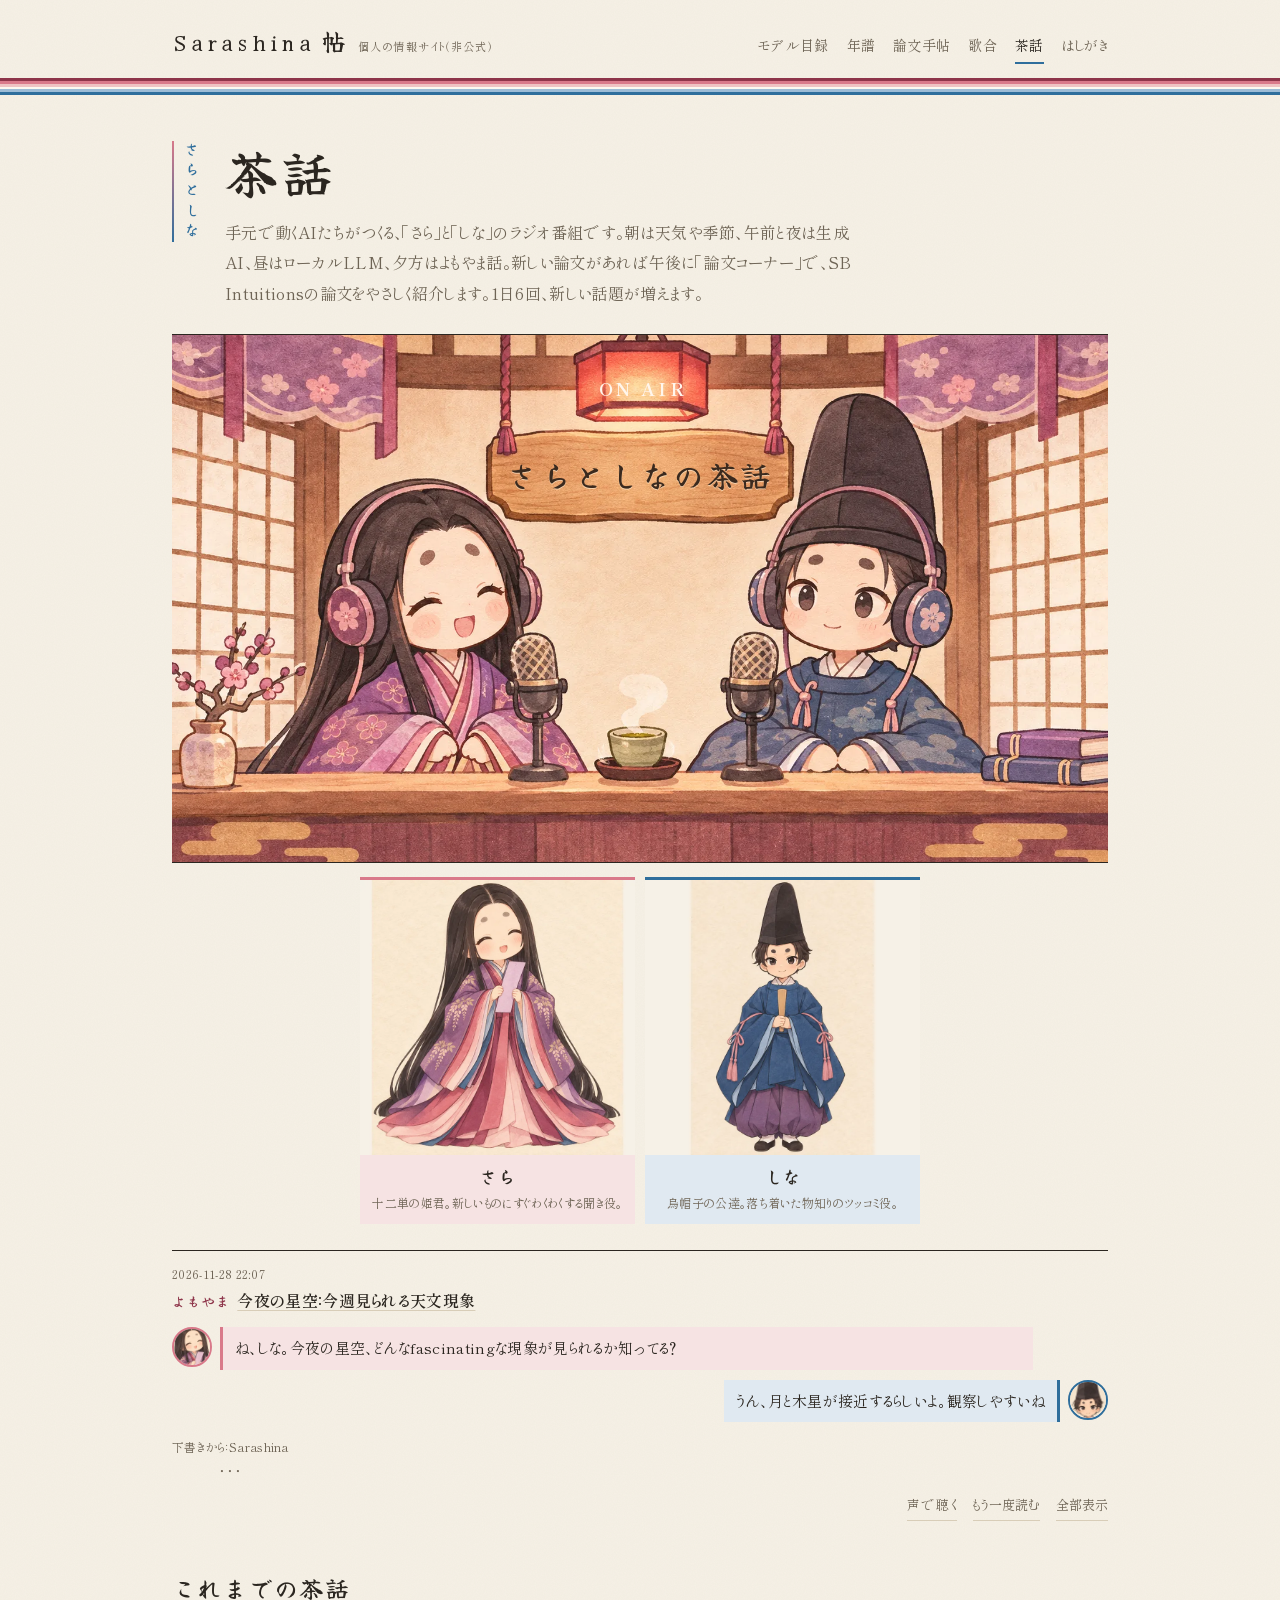
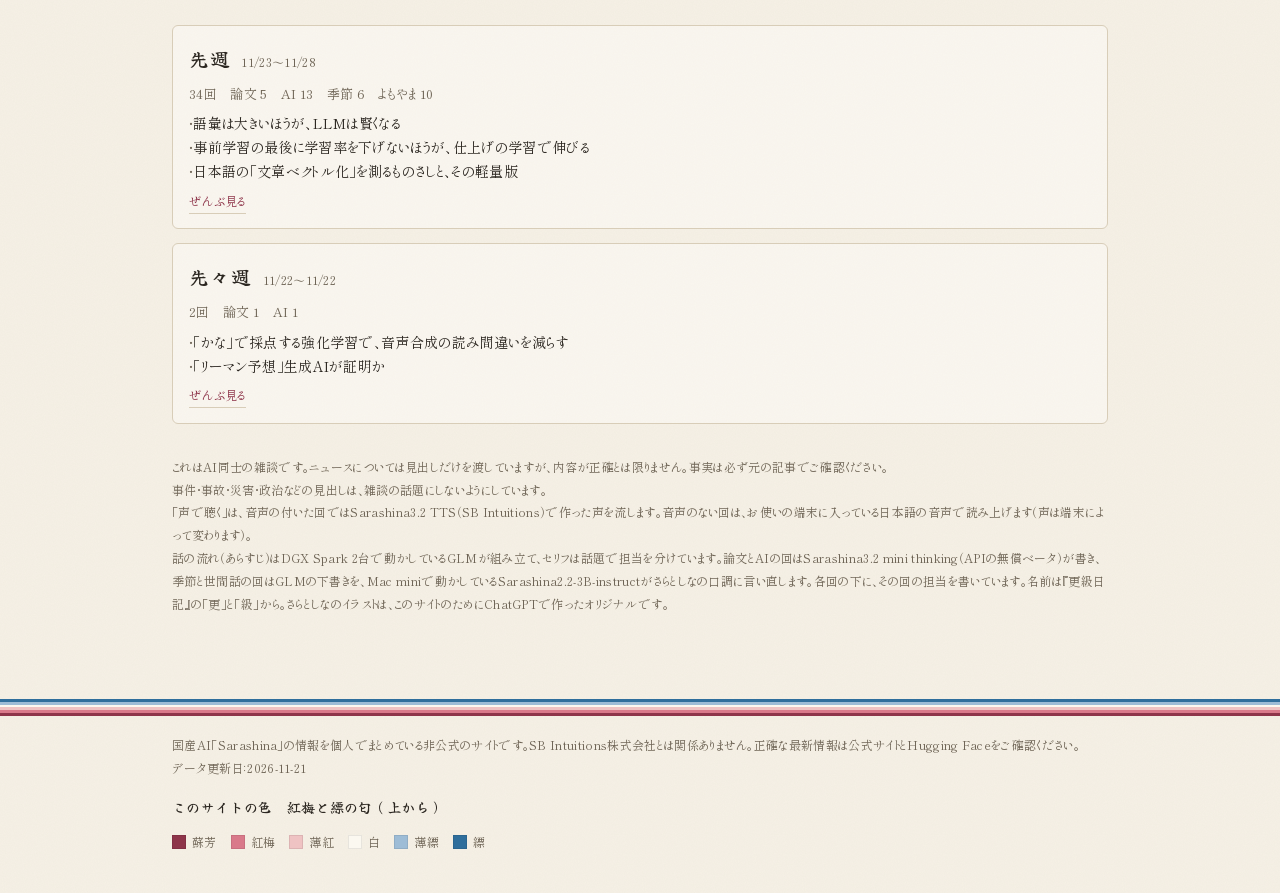
<file: docs/chat.html>
<!DOCTYPE html>
<html lang="ja">
<head>
<meta charset="utf-8">
<meta name="viewport" content="width=device-width, initial-scale=1">
<meta name="theme-color" content="#F6F1E6">
<meta name="color-scheme" content="light only">
<title>さらとしなの茶話｜Sarashina 帖（非公式）</title>
<meta name="description" content="手元で動くSarashinaたちが、ニュースの見出しをきっかけにゆるく雑談し続ける遊びのページ。">
<style>
/* 3ページ共通のスタイル。色は :root の変数だけを変えれば全体に反映される。 */
/* 書体：見出しは筆の「Yuji Syuku」、本文は「Shippori Mincho」（どちらもGoogle Fonts） */
@import url("https://fonts.googleapis.com/css2?family=Yuji+Syuku&family=Shippori+Mincho:wght@400;600;700&display=swap");

:root {
  color-scheme: light;     /* スマホがダークモードでも、和紙の明るい地で見せる */

  /* 地と墨 */
  --paper: #F6F1E6;        /* 生成りの和紙 */
  --paper-2: #EEE6D6;      /* 練色（ねりいろ） */
  --ink: #2B2620;          /* 墨 */
  --sub: #6E6455;          /* 枯茶（からちゃ）寄りの灰 */
  --rule: #D8CDB8;         /* 砥粉（とのこ）寄り */

  /* 平安装束の色。帯（--juni）と、年譜の色分けに使う */
  --suou: #8E354A;         /* 蘇芳（すおう） */
  --kobai: #D9798A;        /* 紅梅（こうばい） */
  --usubeni: #EFC3C3;      /* 薄紅（うすべに） */
  --shiro: #FBF8F0;        /* 白 */
  --moegi: #9AAE3E;        /* 萌黄（もえぎ） */
  --usuhanada: #9DBCD6;    /* 薄縹（うすはなだ） */
  --hanada: #2F6E9C;       /* 縹（はなだ） */
  --futaai: #6E4F86;       /* 二藍（ふたあい） */
  --kikuchiba: #B4862E;    /* 黄朽葉（きくちば） */
  --aokuchiba: #6B7A33;    /* 青朽葉（あおくちば） */
  --nibi: #9A9387;         /* 鈍色（にびいろ） */
  --ouni: #C0623A;         /* 黄丹（おうに）寄りの丹 */

  --brand: var(--hanada);
  --accent: var(--suou);
  /* 「紅梅の匂」と「縹の匂」を白で分けたかさね（同じ色の濃淡を重ねる） */
  --juni: linear-gradient(180deg,
    var(--suou) 0 3px, var(--kobai) 3px 6px, var(--usubeni) 6px 9px, var(--shiro) 9px 11px,
    var(--usuhanada) 11px 14px, var(--hanada) 14px 17px);
  --kasane-v: linear-gradient(180deg, var(--kobai), var(--hanada));
  --c-company: var(--futaai);
  --c-release: var(--hanada);
  --c-service: var(--kikuchiba);
  --c-hf: var(--aokuchiba);
  --c-world: var(--nibi);
  --c-china: var(--ouni);
  --fude: "Yuji Syuku", "Hiragino Mincho ProN", "Yu Mincho", serif;
  --mincho: "Shippori Mincho", "Hiragino Mincho ProN", "Yu Mincho", serif;
  --gothic: var(--mincho);
}

* { box-sizing: border-box; }
html { -webkit-text-size-adjust: 100%; }
body {
  margin: 0; background: var(--paper); color: var(--ink);
  font-family: var(--mincho); font-size: 16px; line-height: 1.9;
  background-image: url("data:image/svg+xml,%3Csvg xmlns='http://www.w3.org/2000/svg' width='160' height='160'%3E%3Cfilter id='n'%3E%3CfeTurbulence type='fractalNoise' baseFrequency='.9' numOctaves='2' stitchTiles='stitch'/%3E%3CfeColorMatrix values='0 0 0 0 .45 0 0 0 0 .38 0 0 0 0 .28 0 0 0 .06 0'/%3E%3C/filter%3E%3Crect width='160' height='160' filter='url(%23n)'/%3E%3C/svg%3E");
  font-feature-settings: "palt"; letter-spacing: .02em;
}
a { color: inherit; text-decoration-color: var(--rule); text-underline-offset: 3px; }
a:hover { text-decoration-color: var(--brand); }

/* ---- 柱（サイト共通の見出し帯） ---- */
.masthead { position: relative; }
.masthead::after { content: ""; display: block; height: 17px; background: var(--juni); }
.masthead-inner {
  max-width: 980px; margin: 0 auto; padding: 18px 22px 14px;
  display: flex; align-items: baseline; justify-content: space-between; gap: 16px; flex-wrap: wrap;
}
.site-name { font-family: var(--fude); font-weight: 400; font-size: 24px; letter-spacing: .08em; text-decoration: none; }
.site-name small { font-family: var(--gothic); font-weight: 400; font-size: 11px; color: var(--sub); letter-spacing: .1em; margin-left: 10px; }
.site-nav { display: flex; flex-wrap: wrap; gap: 4px 18px; font-size: 14px; }
.site-nav a { text-decoration: none; color: var(--sub); padding-bottom: 3px; border-bottom: 2px solid transparent; }
.site-nav a[aria-current="page"] { color: var(--ink); border-bottom-color: var(--brand); }

/* ---- ページ見出し ---- */
.page-head {
  max-width: 980px; margin: 0 auto; padding: 46px 22px 26px;
  display: grid; grid-template-columns: auto 1fr; gap: 26px; align-items: start;
}
.tate {
  writing-mode: vertical-rl; font-family: var(--fude); font-size: 15px; letter-spacing: .35em;
  color: var(--brand); padding-left: 10px; line-height: 1;
  border-left: 2px solid transparent; border-image: var(--kasane-v) 1;
}
.page-head h1 {
  font-family: var(--fude); font-weight: 400; font-size: clamp(34px, 8vw, 52px);
  line-height: 1.2; margin: 0 0 14px; letter-spacing: .08em;
}
.page-head p { margin: 0; color: var(--sub); max-width: 40em; }

main { max-width: 980px; margin: 0 auto; padding: 0 22px 72px; }

/* ---- 絞り込み（ボタンではなく文字の並び） ---- */
.filters { border-top: 1px solid var(--rule); border-bottom: 1px solid var(--rule); padding: 10px 0; margin-bottom: 8px; }
.filter-row { display: flex; flex-wrap: wrap; align-items: baseline; gap: 4px 16px; padding: 4px 0; font-size: 14px; }
.filter-row .label { color: var(--sub); font-size: 12px; min-width: 4.5em; }
.opt {
  font: inherit; background: none; border: 0; padding: 0 0 2px; cursor: pointer; color: var(--sub);
  border-bottom: 1px solid transparent; letter-spacing: inherit;
}
.opt[aria-pressed="true"] { color: var(--ink); border-bottom-color: var(--brand); }
.opt:focus-visible, .search:focus-visible { outline: 2px solid var(--brand); outline-offset: 2px; }
.search {
  width: 100%; font: inherit; color: var(--ink); background: transparent;
  border: 0; border-bottom: 1px solid var(--rule); padding: 6px 0; margin-bottom: 6px;
}
.search::placeholder { color: var(--sub); }
.count { font-size: 12px; color: var(--sub); margin: 10px 0 0; }

/* ---- 目録の一項目 ---- */
.entry { border-bottom: 1px solid var(--rule); padding: 22px 0; }
.entry-meta { font-size: 12px; color: var(--sub); display: flex; flex-wrap: wrap; gap: 4px 14px; }
.entry-meta .kind { color: var(--accent); }
.entry h2 { font-family: var(--mincho); font-weight: 700; color: var(--ink); font-size: 21px; line-height: 1.45; margin: 4px 0 8px; letter-spacing: .03em; }
.entry p { margin: 6px 0; }
.mark { font-size: 11px; color: var(--sub); border: 1px solid var(--rule); padding: 0 6px; }
.mark.warn { color: var(--c-service); border-color: currentColor; }
.unk { color: var(--sub); }
.links { font-size: 13px; display: flex; flex-wrap: wrap; gap: 4px 16px; margin-top: 8px; color: var(--sub); }

.note { font-size: 12px; color: var(--sub); margin-top: 32px; line-height: 1.9; }

/* ---- 奥付 ---- */
.colophon::before { content: ""; display: block; height: 17px; background: var(--juni); transform: scaleY(-1); }
.colophon-inner { max-width: 980px; margin: 0 auto; padding: 18px 22px 40px; font-size: 12px; color: var(--sub); }

.irome { display: flex; flex-wrap: wrap; gap: 6px 14px; margin-top: 10px; }
.irome span { display: inline-flex; align-items: center; gap: 6px; }
.irome i { width: 14px; height: 14px; display: inline-block; background: var(--c); }
.irome-title { margin-top: 14px; font-family: var(--fude); font-size: 14px; color: var(--ink); }
.irome i { box-shadow: inset 0 0 0 1px rgba(0,0,0,.08); }

.booth { position: relative; margin: 0 0 14px; border-top: 1px solid var(--ink); border-bottom: 1px solid var(--ink); container-type: inline-size; }
.booth img { display: block; width: 100%; height: auto; aspect-ratio: 16 / 9; }
.booth .sign { position: absolute; left: 50%; top: 26.6%; transform: translate(-50%, -50%); font-family: var(--fude); font-size: 3.3cqw; color: #3B2A1E; white-space: nowrap; letter-spacing: .08em; text-shadow: 0 1px 0 rgba(255,240,215,.6); }
.booth .onair { position: absolute; left: 50.3%; top: 10.2%; transform: translate(-50%, -50%); font-family: var(--mincho); font-weight: 700; font-size: 1.9cqw; color: #FFF6EC; letter-spacing: .18em; text-shadow: 0 0 6px rgba(255,210,170,.9); white-space: nowrap; }
.cast { display: grid; grid-template-columns: 1fr 1fr; gap: 10px; margin: 0 auto 26px; max-width: 560px; }
.who-card { display: grid; grid-template-columns: 1fr; gap: 4px; padding: 0 0 12px; background: var(--soft); border-top: 3px solid var(--c); text-align: center; }
.who-card .full { width: 100%; height: auto; aspect-ratio: 1; display: block; }
.who-card > div:last-child { padding: 0 10px; }
.who-card.sara { --c: var(--kobai); --soft: #F6E3E3; }
.who-card.shina { --c: var(--hanada); --soft: #E0E9F1; }
.who-card b { font-family: var(--fude); font-weight: 400; font-size: 18px; display: block; }
.who-card span { font-size: 12px; color: var(--sub); line-height: 1.6; display: block; }
.face { width: 40px; height: 40px; border-radius: 50%; display: block; background: var(--soft, #fff); border: 2px solid var(--c); flex: none; overflow: hidden; }
.face img { width: 100%; height: 100%; display: block; object-fit: cover; transform: scale(1.5); transform-origin: 50% 40%; }
.line.shina .face img { transform: scale(1.7); transform-origin: 50% 64%; }

.topic { border-top: 1px solid var(--ink); padding-top: 12px; }
.topic .when { font-size: 12px; color: var(--sub); }
.topic .news { font-family: var(--mincho); font-weight: 600; font-size: 16px; margin: 2px 0 14px; line-height: 1.6; }
.topic .news a { text-decoration-color: var(--rule); }
.topic .news .tag, details.past .tag { font-family: var(--fude); font-weight: 400; font-size: 14px; color: var(--accent); margin-right: 8px; }
.made { display: block; font-size: 12px; color: var(--sub); margin-top: 6px; }
.orig { display: block; font-family: var(--mincho); font-weight: 400; font-size: 12px; color: var(--sub); font-style: italic; margin-top: 2px; }
.talk { display: flex; flex-direction: column; gap: 10px; }
.line { display: grid; grid-template-columns: 40px 1fr; gap: 8px; align-items: start; max-width: 92%; }
.line.shina { grid-template-columns: 1fr 40px; margin-left: auto; }
.line.shina .face { order: 2; }
.line .face { --c: var(--kobai); --soft: #F6E3E3; }
.line.shina .face { --c: var(--hanada); --soft: #E0E9F1; }
.bubble { padding: 8px 12px; font-size: 15px; line-height: 1.75; background: #F6E3E3; border-left: 3px solid var(--kobai); }
.line.shina .bubble { background: #E0E9F1; border-left: 0; border-right: 3px solid var(--hanada); }
.line.hidden { display: none; }
.line.speaking .bubble { box-shadow: 0 0 0 2px var(--c, var(--kobai)); }
.line.sara.speaking .bubble { box-shadow: 0 0 0 2px var(--kobai); }
.line.shina.speaking .bubble { box-shadow: 0 0 0 2px var(--hanada); }
.listen { font-family: var(--fude); font-size: 16px; color: var(--paper); background: var(--suou); border: 0; padding: 6px 16px 5px; cursor: pointer; letter-spacing: .1em; }
.listen.on { background: var(--hanada); }
.listen-past { display: block; font: inherit; font-size: 13px; background: none; border: 0; border-bottom: 1px solid var(--rule); color: var(--accent); cursor: pointer; padding: 0 0 2px; margin-top: 8px; }
.typing { font-size: 13px; color: var(--sub); padding-left: 48px; letter-spacing: .3em; }
.controls-row { display: flex; gap: 16px; justify-content: flex-end; margin: 10px 0 0; font-size: 13px; }
.controls-row button { font: inherit; background: none; border: 0; border-bottom: 1px solid var(--rule); color: var(--sub); cursor: pointer; padding: 0 0 2px; }

h2.sec { font-family: var(--fude); font-weight: 400; font-size: 24px; margin: 44px 0 8px; letter-spacing: .06em; }
details.past { border-bottom: 1px solid var(--rule); padding: 10px 0; }
details.past summary { cursor: pointer; list-style: none; }
details.past summary::-webkit-details-marker { display: none; }
details.past summary .when { font-size: 12px; color: var(--sub); display: block; }
details.past summary .t { font-family: var(--mincho); font-weight: 600; font-size: 15px; }
details.past[open] .talk { margin-top: 12px; }
.empty { color: var(--sub); padding: 18px 0; }
details.group { border: 1px solid var(--rule); border-radius: 6px; margin: 14px 0; padding: 0 16px; background: rgba(255,255,255,.35); }
details.group > summary { cursor: pointer; list-style: none; padding: 14px 0; }
details.group > summary::-webkit-details-marker { display: none; }
details.group > summary .g-label { font-family: var(--fude); font-size: 20px; letter-spacing: .06em; margin-right: 10px; }
details.group > summary .g-range { font-size: 12px; color: var(--sub); }
details.group > summary .g-meta { display: block; font-size: 13px; color: var(--sub); margin-top: 4px; }
details.group > summary .g-pick { display: block; font-family: var(--mincho); font-size: 14px; margin-top: 6px; line-height: 1.7; }
details.group > summary .g-open { font-size: 12px; color: var(--accent); margin-top: 6px; display: inline-block; border-bottom: 1px solid var(--rule); }
details.group[open] > summary .g-open { display: none; }
details.group > summary .g-pick span::before { content: "・"; color: var(--sub); }
details.group details.past:last-child { border-bottom: 0; }
@media (prefers-reduced-motion: reduce) { .typing { display: none; } }
</style>
</head>
<body>
<header class="masthead"><div class="masthead-inner"><a class="site-name" href="index.html">Sarashina 帖<small>個人の情報サイト（非公式）</small></a><nav class="site-nav" aria-label="サイト内"><a href="models.html">モデル目録</a><a href="timeline.html">年譜</a><a href="papers.html">論文手帖</a><a href="utaawase.html">歌合</a><a href="chat.html" aria-current="page">茶話</a><a href="about.html">はしがき</a></nav></div></header>
<div class="page-head">
  <div class="tate" aria-hidden="true">さらとしな</div>
  <div>
    <h1>茶話</h1>
    <p>手元で動くAIたちがつくる、「さら」と「しな」のラジオ番組です。朝は天気や季節、午前と夜は生成AI、昼はローカルLLM、夕方はよもやま話。新しい論文があれば午後に「論文コーナー」で、SB Intuitionsの論文をやさしく紹介します。1日6回、新しい話題が増えます。</p>
  </div>
</div>
<main>
  <figure class="booth" style="margin:0 0 14px">
    <img src="img/booth.webp" width="1600" height="900" alt="ラジオブースで、ヘッドホンを着けた十二単のさらと烏帽子のしなが、マイクと湯呑を前に並んでいる" fetchpriority="high">
    <span class="onair" aria-hidden="true">ON AIR</span>
    <span class="sign" aria-hidden="true">さらとしなの茶話</span>
  </figure>
  <div class="cast">
    <div class="who-card sara"><img class="full" src="img/sara.webp" width="768" height="768" alt="短冊を手に、にっこり笑う十二単のさら" loading="lazy"><div><b>さら</b><span>十二単の姫君。新しいものにすぐわくわくする聞き役。</span></div></div>
    <div class="who-card shina"><img class="full" src="img/shina.webp" width="768" height="768" alt="笏を手に、穏やかにほほえむ烏帽子のしな" loading="lazy"><div><b>しな</b><span>烏帽子の公達。落ち着いた物知りのツッコミ役。</span></div></div>
  </div>

  <section id="now"></section>

  <h2 class="sec">これまでの茶話</h2>
  <div id="past"></div>

  <p class="note">
    これはAI同士の雑談です。ニュースについては見出しだけを渡していますが、内容が正確とは限りません。事実は必ず元の記事でご確認ください。<br>
    事件・事故・災害・政治などの見出しは、雑談の話題にしないようにしています。<br>
    「声で聴く」は、音声の付いた回ではSarashina3.2 TTS（SB Intuitions）で作った声を流します。音声のない回は、お使いの端末に入っている日本語の音声で読み上げます（声は端末によって変わります）。<br>
    話の流れ（あらすじ）はDGX Spark 2台で動かしているGLMが組み立て、セリフは話題で担当を分けています。論文とAIの回はSarashina3.2 mini thinking（APIの無償ベータ）が書き、季節と世間話の回はGLMの下書きを、Mac miniで動かしているSarashina2.2-3B-instructがさらとしなの口調に言い直します。各回の下に、その回の担当を書いています。名前は『更級日記』の「更」と「級」から。さらとしなのイラストは、このサイトのためにChatGPTで作ったオリジナルです。
  </p>
</main>
<footer class="colophon"><div class="colophon-inner">国産AI「Sarashina」の情報を個人でまとめている非公式のサイトです。SB Intuitions株式会社とは関係ありません。正確な最新情報は公式サイトとHugging Faceをご確認ください。<br>データ更新日：<span id="updated"></span><div class="irome-title">このサイトの色　紅梅と縹の匂（上から）</div><div class="irome"><span style="--c:var(--suou)"><i></i>蘇芳</span><span style="--c:var(--kobai)"><i></i>紅梅</span><span style="--c:var(--usubeni)"><i></i>薄紅</span><span style="--c:var(--shiro)"><i></i>白</span><span style="--c:var(--usuhanada)"><i></i>薄縹</span><span style="--c:var(--hanada)"><i></i>縹</span></div></div></footer>

<script id="site-data" type="application/json">{"updated_at": "2026-11-21", "models": [{"id": "sarashina1-7b", "name": "Sarashina1-7B", "generation": "Sarashina1", "kind": "base", "modality": ["text"], "params_b": 7, "architecture": "GPT-NeoX（RoPE）", "training_tokens": "1.0T", "context_length": null, "license": {"name": "MIT", "commercial": true}, "availability": "open_weights", "released": "2024-06-07", "hf_repo": "sbintuitions/sarashina1-7b", "spark": "ok", "notes": "指示チューニングなしの事前学習モデル。", "sources": ["https://huggingface.co/sbintuitions/sarashina1-65b"]}, {"id": "sarashina1-13b", "name": "Sarashina1-13B", "generation": "Sarashina1", "kind": "base", "modality": ["text"], "params_b": 13, "architecture": "GPT-NeoX（RoPE）", "training_tokens": "1.0T", "context_length": null, "license": {"name": "MIT", "commercial": true}, "availability": "open_weights", "released": "2024-06-07", "hf_repo": "sbintuitions/sarashina1-13b", "spark": "ok", "notes": "指示チューニングなしの事前学習モデル。", "sources": ["https://huggingface.co/sbintuitions/sarashina1-65b"]}, {"id": "sarashina1-65b", "name": "Sarashina1-65B", "generation": "Sarashina1", "kind": "base", "modality": ["text"], "params_b": 65, "architecture": "GPT-NeoX（RoPE）、80層、語彙51,200", "training_tokens": "800B", "context_length": null, "license": {"name": "MIT", "commercial": true}, "availability": "open_weights", "released": "2024-06-07", "hf_repo": "sbintuitions/sarashina1-65b", "spark": "quant", "notes": "日本語Common Crawl（クリーニング後 約550Bトークン）で学習。指示チューニングなし。", "sources": ["https://huggingface.co/sbintuitions/sarashina1-65b"]}, {"id": "sarashina2-7b", "name": "Sarashina2-7B", "generation": "Sarashina2", "kind": "base", "modality": ["text"], "params_b": 7, "architecture": "Llama系（RoPE、SwiGLU）、語彙102,400", "training_tokens": "2.1T", "context_length": null, "license": {"name": "MIT", "commercial": true}, "availability": "open_weights", "released": "2024-06-07", "hf_repo": "sbintuitions/sarashina2-7b", "spark": "ok", "notes": "トークナイザは use_fast=False 指定が必要。指示チューニングなし。", "sources": ["https://huggingface.co/sbintuitions/sarashina2-7b", "https://labindex.pages.dev/outputs/sb-intuitions/sarashina2"]}, {"id": "sarashina2-13b", "name": "Sarashina2-13B", "generation": "Sarashina2", "kind": "base", "modality": ["text"], "params_b": 13, "architecture": "Llama系（RoPE、SwiGLU）、語彙102,400", "training_tokens": "2.1T", "context_length": null, "license": {"name": "MIT", "commercial": true}, "availability": "open_weights", "released": "2024-06-07", "hf_repo": "sbintuitions/sarashina2-13b", "spark": "ok", "notes": "Sarashina2-Vision-14Bのベース。指示チューニングなし。", "sources": ["https://labindex.pages.dev/outputs/sb-intuitions/sarashina2"]}, {"id": "sarashina2-70b", "name": "Sarashina2-70B", "generation": "Sarashina2", "kind": "base", "modality": ["text"], "params_b": 70, "architecture": "Llama系、80層、隠れ次元8192、語彙102,400", "training_tokens": "2.1T", "context_length": null, "license": {"name": "MIT", "commercial": true}, "availability": "open_weights", "released": "2024-08-06", "hf_repo": "sbintuitions/sarashina2-70b", "spark": "quant", "notes": "Sarashina2-8x70Bのベース。指示チューニングなし。", "sources": ["https://labindex.pages.dev/outputs/sb-intuitions/sarashina2"]}, {"id": "sarashina2-8x70b", "name": "Sarashina2-8x70B", "generation": "Sarashina2", "kind": "base", "modality": ["text"], "params_b": 465, "architecture": "MoE（Sarashina2-70Bをsparse upcycling）", "training_tokens": null, "context_length": null, "license": {"name": "Sarashina Model NonCommercial License", "commercial": false}, "availability": "open_weights", "released": "2024-11-05", "hf_repo": "sbintuitions/sarashina2-8x70b", "spark": "no", "notes": "公式発表は2024-11-08。BF16推論にはH100×16台が必要とされる。「4,600億パラメータ」はこのモデルの総パラメータ数。", "sources": ["https://huggingface.co/sbintuitions/sarashina2-8x70b", "https://www.sbintuitions.co.jp/en/news/press/20241108_01"]}, {"id": "sarashina2.1-1b", "name": "Sarashina2.1-1B", "generation": "Sarashina2.1", "kind": "base", "modality": ["text"], "params_b": 1, "architecture": null, "training_tokens": "10T（第1段階）", "context_length": null, "license": {"name": null, "commercial": null}, "availability": "open_weights", "released": "2024-11-26", "hf_repo": "sbintuitions/sarashina2.1-1b", "spark": "ok", "notes": "sarashina-embedding-v1-1bのベース。", "sources": ["https://huggingface.co/sbintuitions/sarashina2.1-1b"]}, {"id": "sarashina2.2-0.5b-instruct", "name": "Sarashina2.2-0.5B-instruct-v0.1", "generation": "Sarashina2.2", "kind": "instruct", "modality": ["text"], "params_b": 0.5, "architecture": null, "training_tokens": null, "context_length": null, "license": {"name": "MIT", "commercial": true}, "availability": "open_weights", "released": "2025-02-26", "hf_repo": "sbintuitions/sarashina2.2-0.5b-instruct-v0.1", "spark": "ok", "notes": "Japanese MT Bench 4.55。エッジ・軽量用途。", "sources": ["https://huggingface.co/sbintuitions/sarashina2.2-0.5b-instruct-v0.1"]}, {"id": "sarashina2.2-1b-instruct", "name": "Sarashina2.2-1B-instruct-v0.1", "generation": "Sarashina2.2", "kind": "instruct", "modality": ["text"], "params_b": 1, "architecture": null, "training_tokens": null, "context_length": null, "license": {"name": "MIT", "commercial": true}, "availability": "open_weights", "released": "2025-02-26", "hf_repo": "sbintuitions/sarashina2.2-1b-instruct-v0.1", "spark": "ok", "notes": "Japanese MT Bench 5.09。", "sources": ["https://huggingface.co/sbintuitions/sarashina2.2-1b-instruct-v0.1"]}, {"id": "sarashina2.2-3b-instruct", "name": "Sarashina2.2-3B-instruct-v0.1", "generation": "Sarashina2.2", "kind": "instruct", "modality": ["text"], "params_b": 3, "architecture": null, "training_tokens": null, "context_length": null, "license": {"name": "MIT", "commercial": true}, "availability": "open_weights", "released": "2025-02-26", "hf_repo": "sbintuitions/sarashina2.2-3b-instruct-v0.1", "spark": "ok", "notes": "Elyza-tasks-100 3.75、Japanese MT Bench 6.51。ローカルで動くSarashinaの本命。このサイトの更新担当候補。", "sources": ["https://huggingface.co/sbintuitions/sarashina2.2-3b-instruct-v0.1"]}, {"id": "sarashina2.2-base", "name": "Sarashina2.2-0.5B / 1B / 3B（事前学習）", "generation": "Sarashina2.2", "kind": "base", "modality": ["text"], "params_b": 3, "architecture": null, "training_tokens": null, "context_length": null, "license": {"name": "MIT", "commercial": true}, "availability": "open_weights", "released": "2025-03-03", "hf_repo": "sbintuitions/sarashina2.2-3b", "spark": "ok", "notes": "0.5B・1B・3Bの3サイズ。3段階の学習で構築。ファインチューニングの土台向け。", "sources": ["https://huggingface.co/sbintuitions/sarashina2.2-3b", "https://huggingface.co/sbintuitions/sarashina2.2-1b"], "short": "0.5〜3B", "hf_repos": ["sbintuitions/sarashina2.2-0.5b", "sbintuitions/sarashina2.2-1b", "sbintuitions/sarashina2.2-3b"]}, {"id": "sarashina2-vision-8b", "name": "Sarashina2-Vision-8B", "generation": "Sarashina2", "kind": "vision", "modality": ["text", "image"], "params_b": 8, "architecture": null, "training_tokens": null, "context_length": null, "license": {"name": null, "commercial": null}, "availability": "open_weights", "released": "2025-03-09", "hf_repo": "sbintuitions/sarashina2-vision-8b", "spark": "ok", "notes": "画像理解（VLM）。", "sources": ["https://huggingface.co/sbintuitions/sarashina2-vision-8b"]}, {"id": "sarashina2-vision-14b", "name": "Sarashina2-Vision-14B", "generation": "Sarashina2", "kind": "vision", "modality": ["text", "image"], "params_b": 14, "architecture": "Sarashina2-13B ＋ Qwen2-VL-7Bの画像エンコーダ", "training_tokens": null, "context_length": null, "license": {"name": "MIT", "commercial": true}, "availability": "open_weights", "released": "2025-03-09", "hf_repo": "sbintuitions/sarashina2-vision-14b", "spark": "ok", "notes": "画像理解（VLM）。", "sources": ["https://huggingface.co/sbintuitions/sarashina2-vision-14b"]}, {"id": "sarashina-embedding-v1-1b", "name": "Sarashina-Embedding-v1-1B", "generation": "Embedding", "kind": "embedding", "modality": ["text"], "params_b": 1.2, "architecture": "Sarashina2.1-1Bベース、1,792次元", "training_tokens": null, "context_length": 8192, "license": {"name": "Sarashina Model NonCommercial License", "commercial": false}, "availability": "open_weights", "released": "2024-11-22", "hf_repo": "sbintuitions/sarashina-embedding-v1-1b", "spark": "ok", "notes": "公開当時、JMTEB 16データセット平均で最高水準。", "sources": ["https://huggingface.co/sbintuitions/sarashina-embedding-v1-1b"], "lineage": "Sarashina2.1"}, {"id": "sarashina-embedding-v2-1b", "name": "Sarashina-Embedding-v2-1B", "generation": "Embedding", "kind": "embedding", "modality": ["text"], "params_b": 1, "architecture": null, "training_tokens": null, "context_length": 8192, "license": {"name": "Sarashina Model NonCommercial License", "commercial": false}, "availability": "open_weights", "released": "2025-07-30", "hf_repo": "sbintuitions/sarashina-embedding-v2-1b", "spark": "ok", "notes": "", "sources": ["https://www.issoh.co.jp/tech/details/11856/"], "lineage": "Sarashina2.2"}, {"id": "sarashina2.2-vision-3b", "name": "Sarashina2.2-Vision-3B", "generation": "Sarashina2.2", "kind": "vision", "modality": ["text", "image"], "params_b": 3.8, "architecture": null, "training_tokens": null, "context_length": null, "license": {"name": "MIT", "commercial": true}, "availability": "open_weights", "released": "2025-11-19", "hf_repo": "sbintuitions/sarashina2.2-vision-3b", "spark": "ok", "notes": "画像理解（VLM）。", "sources": ["https://www.issoh.co.jp/tech/details/11856/"]}, {"id": "sarashina2-mini", "name": "Sarashina2 mini", "generation": "Sarashina2", "kind": "instruct", "modality": ["text"], "params_b": null, "architecture": null, "training_tokens": null, "context_length": null, "license": {"name": "API（提供元の利用規約に従う）", "commercial": null}, "availability": "api", "released": "2025-11", "hf_repo": null, "spark": "api", "notes": "商用APIとして提供。Sarashina3の提供開始に伴い、旧Sarashina APIは新規申し込みを終了。", "sources": ["https://weel.co.jp/media/tech/sarashina/", "https://www.issoh.co.jp/tech/details/11856/"]}, {"id": "sarashina2.2-ocr", "name": "Sarashina2.2-OCR", "generation": "Sarashina2.2", "kind": "ocr", "modality": ["text", "image"], "params_b": 3, "architecture": null, "training_tokens": null, "context_length": null, "license": {"name": "MIT", "commercial": true}, "availability": "open_weights", "released": "2026-03-22", "hf_repo": "sbintuitions/sarashina2.2-ocr", "spark": "ok", "notes": "日英ドキュメントOCR。縦書きや複雑なレイアウトの日本語文書に強い（VJRODaでCER 22.6）。HF上の表示は4B。", "sources": ["https://huggingface.co/sbintuitions/sarashina2.2-ocr", "https://www.issoh.co.jp/tech/details/11856/"]}, {"id": "sarashina2.2-tts", "name": "Sarashina2.2-TTS", "generation": "Sarashina2.2", "kind": "tts", "modality": ["text", "audio"], "params_b": 0.8, "architecture": "Sarashina2.2-0.5Bベース", "training_tokens": null, "context_length": null, "license": {"name": "Sarashina Model NonCommercial License", "commercial": false}, "availability": "open_weights", "released": "2026-04-16", "hf_repo": "sbintuitions/sarashina2.2-tts", "spark": "ok", "notes": "日本語中心の音声合成。短い参照音声からのゼロショット話者生成、ナレーション・放送・会話などの話し方、日英の混在に対応。", "sources": ["https://huggingface.co/sbintuitions/sarashina2.2-tts"]}, {"id": "sarashina3-mini", "name": "Sarashina3 mini", "generation": "Sarashina3", "kind": "instruct", "modality": ["text"], "params_b": null, "architecture": "フルスクラッチ開発", "training_tokens": "約30T", "context_length": 131072, "license": {"name": "API（提供元の利用規約に従う）", "commercial": null}, "availability": "api", "released": "2026-06-30", "hf_repo": null, "spark": "api", "notes": "標準モデル。ツール呼び出し対応。公式評価で全体的にGPT-4.1やQwen3-235B-A22B-Instruct-2507と同程度、日本文化QA（JamC-QA）では上回る。Cloud PF Type Aと、無償ベータの「Sarashinaサービス」で利用可能。", "sources": ["https://www.sbintuitions.co.jp/blog/entry/2026/06/30/100000/", "https://docs.sarashina.ai/models"]}, {"id": "sarashina3-nano", "name": "Sarashina3 nano", "generation": "Sarashina3", "kind": "instruct", "modality": ["text"], "params_b": null, "architecture": "フルスクラッチ開発", "training_tokens": "約30T", "context_length": 131072, "license": {"name": "API（提供元の利用規約に従う）", "commercial": null}, "availability": "api", "released": "2026-06-30", "hf_repo": null, "spark": "api", "notes": "軽量・高速モデル。分類・タグ付け・要約などの大量処理向け。公式評価で日本語などでQwen3-4B-Instruct-2507を上回る。", "sources": ["https://www.sbintuitions.co.jp/blog/entry/2026/06/30/100000/", "https://docs.sarashina.ai/models"]}, {"id": "sarashina3-guard", "name": "Sarashina3 guard", "generation": "Sarashina3", "kind": "guard", "modality": ["text"], "params_b": null, "architecture": null, "training_tokens": null, "context_length": 65536, "license": {"name": "API（提供元の利用規約に従う）", "commercial": null}, "availability": "api", "released": "2026-06-30", "hf_repo": null, "spark": "api", "notes": "入力の安全性を判定する専用モデル（文章は生成しない）。有害な入力にはT1〜T12のカテゴリコードを返す。", "sources": ["https://docs.sarashina.ai/models"]}, {"id": "sarashina3-embedding", "name": "Sarashina3 embedding", "generation": "Sarashina3", "kind": "embedding", "modality": ["text"], "params_b": null, "architecture": "1,536次元（256次元まで削減可）", "training_tokens": null, "context_length": 8000, "license": {"name": "API（提供元の利用規約に従う）", "commercial": null}, "availability": "api", "released": "2026-06-30", "hf_repo": null, "spark": "api", "notes": "検索・分類・クラスタリングなど7種類のタスク指定に対応。", "sources": ["https://docs.sarashina.ai/models"]}, {"id": "sarashina3-rerank", "name": "Sarashina3 rerank", "generation": "Sarashina3", "kind": "rerank", "modality": ["text"], "params_b": null, "architecture": "クロスエンコーダ", "training_tokens": null, "context_length": 8000, "license": {"name": "API（提供元の利用規約に従う）", "commercial": null}, "availability": "api", "released": "2026-06-30", "hf_repo": null, "spark": "api", "notes": "検索結果やRAG候補の並べ替え。独自の順位付けルールを指定できるCUSTOMIZEモードあり。", "sources": ["https://docs.sarashina.ai/models"]}, {"id": "sarashina3-translate", "name": "Sarashina3 translate", "generation": "Sarashina3", "kind": "translate", "modality": ["text"], "params_b": null, "architecture": null, "training_tokens": null, "context_length": null, "license": {"name": "API（提供元の利用規約に従う）", "commercial": null}, "availability": "api", "released": "2026-10-13", "hf_repo": null, "spark": "api", "notes": "日英・英日翻訳。無償ベータ「Sarashinaサービス」で公開。後継はSarashina3.2 translate。", "sources": ["https://www.watch.impress.co.jp/docs/news/2147706.html"]}, {"id": "sarashina3.2-mini-thinking", "name": "Sarashina3.2 mini thinking", "generation": "Sarashina3.2", "kind": "thinking", "modality": ["text"], "params_b": null, "architecture": null, "training_tokens": null, "context_length": 131072, "license": {"name": "API（提供元の利用規約に従う）", "commercial": null}, "availability": "api", "released": "2026-10-29", "hf_repo": null, "spark": "api", "notes": "Sarashina初の思考（推論）モデル。reasoning_effortでlow/medium/highの3段階を指定。ツール呼び出し・Web検索・コーディングが向上。", "sources": ["https://www.sbbit.jp/article/cont1/187994", "https://docs.sarashina.ai/models"]}, {"id": "sarashina3.2-translate", "name": "Sarashina3.2 translate", "generation": "Sarashina3.2", "kind": "translate", "modality": ["text"], "params_b": null, "architecture": null, "training_tokens": null, "context_length": null, "license": {"name": "API（提供元の利用規約に従う）", "commercial": null}, "availability": "api", "released": null, "hf_repo": null, "spark": "api", "notes": "Sarashina3 translateの後継。入力は最大5,000文字。日本語出力の文体（である調／です・ます調）を指定可能（ベータ）。", "sources": ["https://docs.sarashina.ai/models"]}], "events": [{"id": "founded", "date": "2023-08-04", "kind": "company", "title": "SB Intuitions が本格稼働", "summary": "2023年3月に準備会社として設立され、8月1日に社名をSB Intuitionsに変更。日本語に特化した国産LLMの研究開発会社として本格稼働を発表。", "models": [], "sources": ["https://www.softbank.jp/corp/news/press/sbkk/2023/20230804_02"]}, {"id": "sarashina1-2-open", "date": "2024-06-14", "kind": "release", "title": "Sarashina1・Sarashina2 を同時公開", "summary": "条件の異なる2系統の事前学習モデルを研究開発の促進のために公開。どちらも指示チューニングなしのモデル。", "models": ["sarashina1-7b", "sarashina1-13b", "sarashina1-65b", "sarashina2-7b", "sarashina2-13b"], "sources": ["https://www.sbintuitions.co.jp/en/news/press/20240614_01/"]}, {"id": "sarashina2-70b-open", "date": "2024-08-07", "kind": "release", "title": "Sarashina2-70B を公開", "summary": "700億パラメータのモデルをMITライセンスで公開。のちの8x70Bのベースになる。", "models": ["sarashina2-70b"], "sources": ["https://www.sbintuitions.co.jp/en/news/press/20240614_01/"]}, {"id": "sarashina2-8x70b-open", "date": "2024-11-08", "kind": "release", "title": "Sarashina2-8x70B（4,600億パラメータ級MoE）を公開", "summary": "Sarashina2-70Bをsparse upcyclingで拡張したMixture-of-Expertsモデル。社内の複数の日本語ベンチマークで最高性能。", "models": ["sarashina2-8x70b"], "sources": ["https://www.sbintuitions.co.jp/en/news/press/20241108_01"]}, {"id": "sarashina2-mini-api", "date": "2025-11", "kind": "service", "title": "Sarashina2 mini の商用API提供を開始", "summary": "Sarashinaシリーズとして初めて、商用APIとして提供。", "models": ["sarashina2-mini"], "sources": ["https://weel.co.jp/media/tech/sarashina/"]}, {"id": "cloud-pf-type-a", "date": "2026-04-17", "kind": "service", "title": "ソフトバンクが「Cloud PF Type A」でのSarashina提供を発表", "summary": "Oracle Alloyを採用したソブリンクラウドで、Sarashinaを使った生成AIサービスを6月から順次提供すると発表。", "models": [], "sources": ["https://internet.watch.impress.co.jp/docs/news/2102336.html"]}, {"id": "sarashina3-launch", "date": "2026-06-30", "kind": "release", "title": "Sarashina3 シリーズ提供開始", "summary": "約30兆トークンで学習したフルスクラッチの第3世代。mini・nano・guard・embedding・rerankの5モデルを、国内データセンターのCloud PF Type Aで提供。", "models": ["sarashina3-mini", "sarashina3-nano", "sarashina3-guard", "sarashina3-embedding", "sarashina3-rerank"], "sources": ["https://www.sbintuitions.co.jp/blog/entry/2026/06/30/100000/", "https://www.sbbit.jp/article/cont1/185977"]}, {"id": "sarashina-service-beta", "date": "2026-10-13", "kind": "service", "title": "「Sarashinaサービス」無償ベータ版を公開", "summary": "Googleアカウントで誰でも使えるAPIとチャットを無料で公開。translateを加えた6モデルが利用可能に。", "models": ["sarashina3-translate"], "sources": ["https://www.watch.impress.co.jp/docs/news/2147706.html"]}, {"id": "sarashina3.2-thinking", "date": "2026-10-29", "kind": "release", "title": "初の思考モデル「Sarashina3.2 mini thinking」を発表", "summary": "回答前に推論するSarashina初の思考モデル。思考の深さを3段階で指定でき、ツール呼び出し・Web検索・コーディングが向上。", "models": ["sarashina3.2-mini-thinking"], "sources": ["https://www.sbbit.jp/article/cont1/187994"]}], "world": [{"id": "gpt-4", "date": "2023-03-14", "company": "openai", "title": "GPT-4 発表", "summary": "画像入力にも対応したマルチモーダルモデル。有料のChatGPT Plusで提供開始。", "sources": ["https://openai.com/GPT-4", "https://forest.watch.impress.co.jp/docs/news/1485848.html"]}, {"id": "gemini-1", "date": "2023-12-06", "company": "google", "title": "Gemini 1.0 発表", "summary": "Ultra・Pro・Nanoの3サイズ。最初からマルチモーダルで学習したモデルとして登場し、Bardに搭載。", "sources": ["https://news.mynavi.jp/article/20231207-2834930/"]}, {"id": "gpt-4o", "date": "2024-05-13", "company": "openai", "title": "GPT-4o 発表", "summary": "テキスト・音声・画像をリアルタイムに扱うモデル。ChatGPTの無料ユーザーにも提供。", "sources": ["https://openai.com/ja-JP/index/hello-gpt-4o/"]}, {"id": "claude-3-5-sonnet", "date": "2024-06-20", "company": "anthropic", "title": "Claude 3.5 Sonnet 発表", "summary": "Claude 3 Opusの2倍の速度で、多くのベンチマークでGPT-4oと同等以上。", "sources": ["https://forest.watch.impress.co.jp/docs/news/1602260.html"]}, {"id": "deepseek-v3", "date": "2024-12-26", "company": "deepseek", "title": "DeepSeek-V3 公開", "summary": "総パラメータ6710億（うち370億が動く）のMoEモデルを重みごと公開。GPT-4o級の性能を、制限付きのH800 GPUと低い学習費用で実現したとされ、翌月の騒ぎの下地になった。", "sources": ["https://www.deepseek.com/en/news/deepseek-v3/", "https://gigazine.net/gsc_news/en/20241227-deepseek-v3"]}, {"id": "deepseek-shock", "date": "2025-01-27", "company": "deepseek", "title": "DeepSeekショック（DeepSeek-R1）", "summary": "1月に公開された推論モデルR1がOpenAI o1に迫ると話題になり、米国市場でAI関連株が急落。エヌビディアは1日で株価が約17%下がり、時価総額が史上最大の5890億ドル減った。", "sources": ["https://forbesjapan.com/articles/detail/76755", "https://www.businessinsider.jp/article/stock-selloff-ai-deepseek-nvidia-investing-bull-market-strategy-2025-1/"]}, {"id": "qwen3", "date": "2025-04-29", "company": "alibaba", "title": "Qwen3 公開（アリババ）", "summary": "0.6B〜32Bの6モデルと、MoEの30B・235Bの計8モデルをすべてオープンに。考える／考えないを切り替える「ハイブリッド推論」を初めて搭載。", "sources": ["https://cloud.watch.impress.co.jp/docs/news/2011436.html", "https://www.alibabacloud.com/press-room/alibaba-introduces-qwen3-setting-new-benchmark"]}, {"id": "kimi-k2", "date": "2025-07-11", "company": "moonshot", "title": "Kimi K2 公開（Moonshot AI）", "summary": "総パラメータ1兆のMoEモデルをオープンに公開。独自の最適化手法MuonClipで大規模な学習を安定させ、コーディングやエージェントの性能で注目された。", "sources": ["https://www.itmedia.co.jp/aiplus/articles/2507/15/news051.html", "https://gihyo.jp/article/2025/07/kimi-k2"]}, {"id": "glm-4-5", "date": "2025-07-28", "company": "zhipu", "title": "GLM-4.5 公開（Zhipu AI、のちのZ.ai）", "summary": "推論・コーディング・エージェントを一つにまとめたオープンモデル。この頃から社名をZ.aiとして海外展開を強める。", "sources": ["https://www.digitimes.com/news/a20250729VL204.html", "https://simonwillison.net/2025/Jul/28/"]}, {"id": "gpt-5", "date": "2025-08-07", "company": "openai", "title": "GPT-5 発表", "summary": "高速応答と深い推論を自動で切り替える統合システム。無料ユーザーを含む全ユーザーに提供。", "sources": ["https://openai.com/ja-JP/index/gpt-5-new-era-of-work/"]}, {"id": "kimi-k2-thinking", "date": "2025-11-06", "company": "moonshot", "title": "Kimi K2 Thinking 公開", "summary": "K2に考える力を加えたオープンな推論モデル。人の手を借りずに200〜300回続けて道具を呼び出せるとされた。", "sources": ["https://siliconangle.com/2025/11/07/moonshot-launches-open-source-kimi-k2-thinking-ai-trillion-parameters-reasoning-capabilities/"]}, {"id": "gemini-3", "date": "2025-11-18", "company": "google", "title": "Gemini 3 発表", "summary": "Gemini 3 Proを公開。推論とマルチモーダル理解で前世代のGemini 2.5 Proを大きく上回る。", "sources": ["https://news.mynavi.jp/article/20251119-3687422/"]}, {"id": "claude-opus-4-6", "date": "2026-02-05", "company": "anthropic", "title": "Claude Opus 4.6 発表", "summary": "コーディングと長時間の作業継続を強化。Opusクラスで初めて100万トークンの文脈（ベータ）に対応。", "sources": ["https://itbrief.co.uk/story/anthropic-unveils-claude-opus-4-6-for-deeper-coding-work"]}, {"id": "glm-5", "date": "2026-02-11", "company": "zhipu", "title": "GLM-5 公開（Z.ai）", "summary": "総パラメータ7440億のオープンモデルをMITライセンスで公開。「長い作業をこなすエージェント」を前面に出し、Claude Opus 4.5に迫るとした。Zhipuは同年1月に香港で上場。", "sources": ["https://huggingface.co/blog/mlabonne/glm-5", "https://the-decoder.com/chinese-ai-lab-zhipu-releases-glm-5-under-mit-license-claims-parity-with-top-western-models/"]}, {"id": "qwen3-5", "date": "2026-02-16", "company": "alibaba", "title": "Qwen3.5 公開（アリババ）", "summary": "文章・画像・動画をはじめから一緒に学んだネイティブなマルチモーダルモデル。旗艦の397B-A17Bを重みごと公開し、春節前の中国勢の新モデルラッシュの一つになった。", "sources": ["https://www.alibabagroup.com/document-1960233590314762240", "https://gigazine.net/gsc_news/en/20260217-qwen3-5-397b-a17b"]}, {"id": "claude-mythos-preview", "date": "2026-04-07", "company": "anthropic", "title": "Claude Mythos Preview 発表", "summary": "高度なサイバー能力を持つため、一部の組織に限定して提供された最上位モデル。", "sources": ["https://gigazine.net/news/20260610-claude-mythos-fable/"]}, {"id": "deepseek-v4", "date": "2026-04-24", "company": "deepseek", "title": "DeepSeek-V4 プレビュー公開", "summary": "R1からほぼ1年。V4-ProとV4-Flashの2種類を重みごと公開し、100万トークンの文脈を安く使えることを打ち出した。", "sources": ["https://www.deepseek.com/en/transparency/", "https://thenextweb.com/news/deepseek-v4-pro-flash-launch-open-source"]}, {"id": "gemini-3-5-flash", "date": "2026-05", "company": "google", "title": "Gemini 3.5 Flash 発表（Google I/O 2026）", "summary": "Gemini 3.5ファミリーの第一弾。高速なFlash系ながらGemini 3.1 Pro並みの賢さ。", "sources": ["https://k-tai.watch.impress.co.jp/docs/news/2110020.html"]}, {"id": "claude-fable-5", "date": "2026-06-09", "company": "anthropic", "title": "Claude Fable 5・Mythos 5 発表", "summary": "Mythosクラスの能力をセーフガード付きで初めて一般公開。", "sources": ["https://www.itmedia.co.jp/news/article/2606/10/1260610058/"]}, {"id": "glm-5-2", "date": "2026-06-13", "company": "zhipu", "title": "GLM-5.2 公開（Z.ai）", "summary": "長時間の自律的なコーディング向けの旗艦モデル。100万トークンの文脈に対応し、重みはMITライセンスで公開。", "sources": ["https://aiweekly.co/alerts/zais-glm-52-brings-1m-token-context-to-open-weight-coding", "https://infoworld.com/article/4186136/z-ai-pitches-glm-5-2-for-long-running-software-engineering-tasks.html"]}, {"id": "gpt-5-6", "date": "2026-06-26", "company": "openai", "title": "GPT-5.6（Sol・Terra・Luna）発表", "summary": "米国政府の要請により、限定プレビューから段階的に提供。", "sources": ["https://openai.com/ja-JP/index/previewing-gpt-5-6-sol/"]}, {"id": "kimi-k3", "date": "2026-07-16", "company": "moonshot", "title": "Kimi K3 発表（Kimiショック）", "summary": "総パラメータ2.8兆の、過去最大級のオープンウェイトモデル。Arenaのコーディング部門で中国のモデルとして初めて首位になり、「DeepSeekショックの再来」と言われた。", "sources": ["https://axios.com/2026/07/16/moonshot-kimi-ai-china-model-openai-anthropic", "https://english.ahram.org.eg/News/573092.aspx", "https://agora-web.jp/archives/260717062310.html"]}, {"id": "gemini-3-6-flash", "date": "2026-07-21", "company": "google", "title": "Gemini 3.6 Flash など3モデル発表", "summary": "効率と価格を重視した新モデル群。Gemini 4の事前学習も予告。", "sources": ["https://forest.watch.impress.co.jp/docs/news/2126740.html"]}, {"id": "gpt-6-astra", "date": "2026-09-03", "company": "openai", "title": "GPT-6 Astra 発表", "summary": "コンピューター操作やコーディングを大きく強化した新世代モデル。一部の組織から提供開始。", "sources": ["https://openai.com/ja-JP/index/gpt-6-astra/"]}], "papers": [{"id": "kana-reward-rl", "title": "Pronunciation-Oriented Reinforcement Learning for Japanese Text-to-Speech with Kana-Domain ASR Rewards", "title_ja": "「かな」で採点する強化学習で、音声合成の読み間違いを減らす", "authors": ["Shiao Zhu", "Lianbo Liu", "Kai Washizaki", "Koki Nikaido", "Yui Sudo"], "venue": "arXiv", "date": "2026-10", "topic": "speech", "summary": "音声合成の強化学習で、漢字かな交じりの文字起こしではなく「かな」の読みで正誤を採点する方法を提案。", "points": ["漢字は文脈で読みが変わり、同じ読みでも書き方が複数あるため、普通の文字起こしで採点すると読み間違いを見逃しやすい。", "かなで書き起こす音声認識モデルを使って報酬を計算し、GRPOで学習させた。", "狙った漢字の読み誤りが相対的に約26%減り、良い状態に達するまでの学習量も大幅に少なくて済んだ。"], "sarashina": "Sarashina2.2-TTSの言語モデル部分をそのまま学習の出発点にした、TTSの続編にあたる研究。", "models": ["sarashina2.2-tts"], "links": {"paper": "https://arxiv.org/abs/2610.07575"}, "sources": ["https://arxiv.org/html/2610.07575v1"]}, {"id": "sarashina2.2-tts", "title": "Sarashina2.2-TTS: Tackling Kanji Polyphony in Japanese Speech Generation via Data Scaling and Targeted Data Synthesis", "title_ja": "漢字の「読み分け」に挑む、日本語のための音声合成", "authors": ["Lianbo Liu", "Shiao Zhu", "Kai Washizaki", "Reo Yoneyama", "Haesung Jeon", "Mengjie Zhao", "Yusuke Fujita", "Hao Shi", "Nao Yoshida", "Yuan Gao", "Roman Koshkin", "Yukiya Hono", "Yui Sudo"], "venue": "arXiv（テクニカルレポート）", "date": "2026-06", "topic": "speech", "summary": "LLMをもとにした音声合成は英語・中国語中心で進んできたが、日本語に特有の「同じ漢字の読み分け」に正面から取り組んだ。", "points": ["音声データを大規模に増やすことと、読み間違えやすい箇所を狙って学習データを合成することの二本立て。", "評価用に、常用漢字の文脈ごとの読みを確かめる「常用漢字読みベンチマーク」も公開。", "短い参照音声から話者の声を再現するゼロショット生成にも対応。"], "sarashina": "Sarashina2.2-0.5Bを土台にした音声合成モデルで、重みとコードも公開されている（非商用ライセンス）。", "models": ["sarashina2.2-tts"], "links": {"paper": "https://arxiv.org/abs/2606.25369", "code": "https://github.com/sbintuitions/sarashina2.2-tts"}, "sources": ["https://arxiv.org/html/2606.25369v1", "https://huggingface.co/sbintuitions/sarashina2.2-tts"]}, {"id": "jamc-qa", "title": "JamC-QA: A Multiple-Choice Question Answering Benchmark for Japan-Specific Knowledge", "title_ja": "「日本ならでは」の知識を問う、選択式の試験問題集", "authors": ["Teruaki Oka", "Tomohide Shibata", "Nao Yoshida"], "venue": "LREC 2026", "date": "2026-05", "topic": "evaluation", "summary": "英語からの翻訳や資格試験由来ではない、日本固有の知識を測るための評価用データを一から作った。", "points": ["人が一から書いた2,309問で、文化・風習・地域・地理・歴史・行政・法律・医療の8分野。", "簡単すぎる問題は弱いモデルで解かせてふるい落とした。", "一般的なベンチマークで強い多言語モデルも日本固有の話題では伸び悩み、日本語モデルは文化や地域の知識で強みを見せた。"], "sarashina": "公開モデルの中ではSarashina2-8x70Bが最も高い正答率（約0.725）。Sarashina3の公式評価でも、日本文化の知識を測る指標として使われている。", "models": ["sarashina2-8x70b", "sarashina3-mini"], "links": {"paper": "https://aclanthology.org/2026.lrec-1.356/"}, "sources": ["https://aclanthology.org/2026.lrec-1.356.pdf"]}, {"id": "jmteb", "title": "JMTEB and JMTEB-lite: Japanese Massive Text Embedding Benchmark and Its Lightweight Version", "title_ja": "日本語の「文章ベクトル化」を測るものさしと、その軽量版", "authors": ["Shengzhe Li", "Masaya Ohagi", "Ryokan Ri", "Akihiko Fukuchi", "Tomohide Shibata", "Daisuke Kawahara"], "venue": "LREC 2026", "date": "2026-05", "topic": "evaluation", "summary": "検索やRAGの土台になる日本語テキスト埋め込みモデルを、5種類のタスク・28データセットで総合評価するベンチマーク。", "points": ["全部を回すと時間と計算資源がかかるため、手強い「紛らわしい文書」は残しつつ簡単な文書を減らした軽量版JMTEB-liteも作った。", "軽量版は平均で約5倍速く、モデルの順位や点数は本家とほぼ一致。", "40モデルを比べた結果、検索性能を大きく左右していたのは弱教師ありの事前学習だった。"], "sarashina": "Sarashina-Embedding-v1-1Bは公開当時このJMTEBで最高水準の平均点を記録。Sarashina3 embeddingの性能もJMTEBの点数で示されている。", "models": ["sarashina-embedding-v1-1b", "sarashina-embedding-v2-1b", "sarashina3-embedding"], "links": {"paper": "https://aclanthology.org/2026.lrec-1.588/", "data": "https://huggingface.co/datasets/sbintuitions/JMTEB"}, "sources": ["https://aclanthology.org/2026.lrec-1.588.pdf"]}, {"id": "wso-iclr2026", "title": "Pre-training LLM without Learning Rate Decay Enhances Supervised Fine-tuning", "title_ja": "事前学習の最後に学習率を下げないほうが、仕上げの学習で伸びる", "authors": ["Kazuki Yano", "Shun Kiyono", "Sosuke Kobayashi", "Sho Takase", "Jun Suzuki"], "venue": "ICLR 2026", "date": "2026-04", "topic": "pretraining", "summary": "学習率の下げ方は事前学習の損失ではなく、指示チューニング（SFT）後の性能で評価すべきだと主張し、最後まで学習率を下げない方式を提案。", "points": ["学習率を下げる方式は事前学習の損失やゼロショットの成績では勝つが、SFTをした後の平均点では下げない方式が最も良かった。", "1Bと8BのLlama 3型モデルで確認し、中間学習を挟む3段階の設定でも同じ傾向。", "下げない方式のモデルは損失の地形が「平ら」で、平らなほどSFTで伸びやすいという関係も見つかった。"], "sarashina": "実験はLlama 3型のモデルで、Sarashinaは直接は登場しない。Sarashinaの事前学習に携わる研究者による、学習方法そのものの研究。", "models": [], "links": {"paper": "https://openreview.net/forum?id=JnebU2QLdH", "blog": "https://www.sbintuitions.co.jp/blog/entry/2026/04/23/081304"}, "sources": ["https://www.sbintuitions.co.jp/blog/entry/2026/04/23/081304"]}, {"id": "upcycling-scaling-laws", "title": "Scaling Laws for Upcycling Mixture-of-Experts Language Models", "title_ja": "小さなモデルを「作り直して」大きなMoEにするときの法則", "authors": ["Seng Pei Liew", "Takuya Kato", "Sho Takase"], "venue": "ICML 2025", "date": "2025-06", "topic": "pretraining", "summary": "学習済みの小さなモデルを再利用して、大きく効率的なMoEモデルを作る「アップサイクリング」のスケーリング則を調べた。", "points": ["学習コストを抑える手段としてのアップサイクリングを、データ量や元モデルの条件を変えて体系的に検証。", "データを増やせば増やすほど良くなるとは限らず、元のモデルがどう学習されたかにも結果が左右される。", "結果をもとに、アップサイクリングを効果的に使うための指針を示した。"], "sarashina": "Sarashina2-8x70Bは、まさにSarashina2-70Bをアップサイクリングして作られたMoEモデル。その手法を深掘りした研究。", "models": ["sarashina2-8x70b"], "links": {"paper": "https://openreview.net/forum?id=ZBBo19jldX", "blog": "https://www.sbintuitions.co.jp/blog/entry/2025/06/20/143234", "code": "https://github.com/sbintuitions/sparse-upcycling-scaling-laws"}, "sources": ["https://www.sbintuitions.co.jp/blog/entry/2025/06/20/143234"]}, {"id": "large-vocab", "title": "Large Vocabulary Size Improves Large Language Models", "title_ja": "語彙は大きいほうが、LLMは賢くなる", "authors": ["Sho Takase", "Ryokan Ri", "Shun Kiyono", "Takuya Kato"], "venue": "Findings of ACL 2025", "date": "2025-07", "topic": "pretraining", "summary": "トークナイザの語彙数を5千から50万まで変えて、英語と日本語のモデルを一から学習させ、語彙が大きいほど性能が上がることを示した。", "points": ["英語・日本語のどちらでも、大きな語彙のほうが良い結果になった。", "学習済みの英語中心モデル（Llama2 7B）を日本語で追加学習する場合に、新しい語彙へ差し替える簡単な方法も提案。", "その方法は元の語彙のまま続けるよりも良く、言語に合った語彙の大切さを示している。"], "sarashina": "Sarashina2は語彙数102,400という大きめの語彙を採用しており、日本語を少ないトークンで扱えることを強みにしている。その設計の背景にある問いを扱った研究。", "models": [], "links": {"paper": "https://aclanthology.org/2025.findings-acl.57/"}, "sources": ["https://aclanthology.org/2025.findings-acl.57.pdf", "https://www.sbintuitions.co.jp/blog/entry/2024/06/26/115641"]}, {"id": "mergeprint", "title": "MergePrint: Merge-Resistant Fingerprints for Robust Black-box Ownership Verification of Large Language Models", "title_ja": "ほかのモデルと混ぜられても消えない、LLMの「指紋」", "authors": ["Shojiro Yamabe", "Futa Waseda", "Tsubasa Takahashi", "Koki Wataoka"], "venue": "ACL 2025", "date": "2025-07", "topic": "trust", "summary": "公開したモデルが他のモデルとマージ（合成）されても、元が自分たちのモデルだと外から確かめられるようにする指紋の手法。", "points": ["モデルの中身を見られない状態（ブラックボックス）でも所有者を確認できることを目指す。", "モデルのマージで指紋が消えにくいように設計されている。"], "sarashina": "重みを公開しているSarashinaのようなモデルにとって、派生モデルの出どころを確かめる技術は将来の課題になる。Sarashinaへの適用が論文で述べられているわけではない。", "models": [], "links": {"announce": "https://www.sbintuitions.co.jp/news/info/20250630_02/"}, "sources": ["https://www.sbintuitions.co.jp/news/info/20250630_02/"]}, {"id": "persona-dpo", "title": "Persona-Consistent Dialogue Generation via Pseudo Preference Tuning", "title_ja": "キャラクターがぶれない対話AIを、手間をかけずに鍛える", "authors": ["Junya Takayama", "Masaya Ohagi", "Tomoya Mizumoto", "Katsumasa Yoshikawa"], "venue": "COLING 2025", "date": "2025-01", "topic": "dialogue", "summary": "対話AIが設定された人物像（ペルソナ）と矛盾しない返答をするよう、DPOで学習させる簡単な方法を提案。", "points": ["別の対話のペルソナとわざと入れ替えて作った返答を「悪い例」とみなし、人手で悪い例を集めなくても好みの学習ができるようにした。", "人手のラベル付けなしで、ペルソナとの一貫性を高められる。"], "sarashina": "実験にSarashina2-7B・13Bを使用。7Bでは評価スコアが47.59から61.50へ、13Bでは52.27から67.27へ上がった。", "models": ["sarashina2-7b", "sarashina2-13b"], "links": {"paper": "https://aclanthology.org/2025.coling-main.369/"}, "sources": ["https://aclanthology.org/2025.coling-main.369.pdf"]}], "kokusan": {"schema_version": 1, "updated_at": "2026-11-18", "field_notes": {"method": "scratch=フルスクラッチ（重みを一から学習） / continual=海外などの学習済みモデルに追加学習 / unknown=公開情報で確認できない", "rounds": "歌合の番。左方はいつもSarashina。result は left（左勝）/ right（右勝）/ draw（持）。判定は criterion に書いた事実だけで決め、総合的な優劣はつけない。", "gennai": "デジタル庁が政府の生成AI環境「源内」で試用する国産LLMとして2026年3月に選んだ7モデルに入っているか"}, "models": [{"id": "sarashina", "name": "Sarashina", "maker": "SB Intuitions（ソフトバンク）", "latest": "Sarashina3 / Sarashina3.2 mini thinking", "method": "scratch", "base": null, "size": "非公開（3系）／重み公開は0.5B〜3B（2.2系）など", "tokens": "約30T（Sarashina3）", "context": "128K（Sarashina3 mini・nano）", "open": "一部（2.2系はMIT、3系はAPIのみ）", "access": "無償ベータAPI・Cloud PF Type A・Hugging Face", "gennai": true, "note": "対話・思考・翻訳・埋め込み・リランク・安全判定・音声合成・OCR・画像理解まで、用途別のモデルを自社でそろえている。", "sources": ["https://www.sbintuitions.co.jp/blog/entry/2026/06/30/100000/", "https://docs.sarashina.ai/models"]}, {"id": "tsuzumi", "name": "tsuzumi 2", "maker": "NTT", "latest": "tsuzumi 2（2025年10月）", "method": "scratch", "base": null, "size": "30B", "tokens": null, "context": null, "open": "非公開（商用サービス）", "access": "オンプレミス・プライベートクラウド・Azureなど", "gennai": true, "note": "GPU1基のサーバーでも動く軽さが特長。金融・医療・自治体の専門知識を強化。", "sources": ["https://it.impress.co.jp/articles/-/28511", "https://atmarkit.itmedia.co.jp/ait/articles/2510/23/news048.html"]}, {"id": "plamo", "name": "PLaMo", "maker": "Preferred Networks（PFN）", "latest": "PLaMo 3.0 Prime（2026年6月）", "method": "scratch", "base": null, "size": null, "tokens": null, "context": "256K（PLaMo 3.0 Prime）", "open": "3.0 PrimeはAPI・オンプレミス提供", "access": "API・オンプレミス・Amazon Bedrock Marketplaceなど", "gennai": true, "note": "NICTとの共同研究による事前学習モデルがベース。じっくり考えるReasoningと速いNon-reasoningの2種類。源内に選ばれたのは前世代のPLaMo 2.0 Prime。", "sources": ["https://forest.watch.impress.co.jp/docs/news/2119200.html", "https://weel.co.jp/media/tech/plamo-3-0-prime/"]}, {"id": "llm-jp", "name": "LLM-jp", "maker": "国立情報学研究所（NII）", "latest": "LLM-jp-4.1（2026年9月）", "method": "scratch", "base": null, "size": "8B・32B-A3B（MoE）・33B", "tokens": "約12T（LLM-jp-4）", "context": "約65K（LLM-jp-4）", "open": "公開（LLM-jp-4はApache 2.0、学習コーパスやレシピも公開）", "access": "Hugging Faceで重みを公開", "gennai": false, "note": "学習データまで公開している、最も開かれた国産モデル。画像も扱えるLLM-jp-4-VLもある。", "sources": ["https://www.nii.ac.jp/news/upload/nii_newsrelease_20260403.pdf", "https://pc.watch.impress.co.jp/docs/news/2144150.html", "https://abci.ai/ja/acceleration_program/fy25/FY25-52.pdf"]}, {"id": "stockmark", "name": "Stockmark-100B", "maker": "ストックマーク", "latest": "Stockmark-100B", "method": "scratch", "base": null, "size": "100B", "tokens": null, "context": null, "open": null, "access": null, "gennai": false, "note": "解説記事でフルスクラッチ組に分類されているモデル。", "sources": ["https://www.itmedia.co.jp/aiplus/article/2608/05/2000000386/2"]}, {"id": "cotomi", "name": "cotomi", "maker": "NEC", "latest": "cotomi v3", "method": "unknown", "base": null, "size": null, "tokens": null, "context": null, "open": "非公開（商用サービス）", "access": "NECのサービスとして提供", "gennai": true, "note": "NEC独自のモデル。高速さと大きな日本語辞書（トークナイザ）を特長に挙げている。", "sources": ["https://www.nec.com/en/global/ir/pdf/library/241127/241127_02.pdf", "https://ai-revolution.co.jp/media/japan-llm-7-comparison/"]}, {"id": "takane", "name": "Takane", "maker": "富士通", "latest": "Takane 32B", "method": "continual", "base": "Cohere Command R+", "size": "32B", "tokens": null, "context": null, "open": "非公開（商用サービス）", "access": "Fujitsu Kozuchi など", "gennai": true, "note": "カナダCohereと共同開発。日本のビジネス文書への理解を重視。", "sources": ["https://it.impress.co.jp/articles/-/26586"]}, {"id": "elyza", "name": "ELYZA", "maker": "ELYZA（KDDIグループ）", "latest": "Llama-3.1-ELYZA-JP-70B ほか", "method": "continual", "base": "Meta Llama（最近はLLM-jp-4ベースのモデルも）", "size": "70B など", "tokens": null, "context": null, "open": "一部公開", "access": "API・重み公開など", "gennai": true, "note": "Llamaを日本語で鍛えたモデルで知られる。2026年10月には国産のLLM-jp-4をベースにした推論モデルも公開。", "sources": ["https://www.itmedia.co.jp/aiplus/article/2608/05/2000000386/2", "https://www.issoh.co.jp/md/tech/11305"]}, {"id": "swallow", "name": "Swallow", "maker": "東京科学大学・産業技術総合研究所など", "latest": "Swallow LLM", "method": "continual", "base": "海外のオープンモデル", "size": null, "tokens": null, "context": null, "open": "公開", "access": "Hugging Faceで重みを公開", "gennai": false, "note": "海外の強いオープンモデルに日本語を大量に追加学習させる研究系のモデル。", "sources": ["https://www.itmedia.co.jp/aiplus/article/2608/05/2000000386/2"]}], "rounds": [{"id": "r1", "theme": "学びの量", "question": "事前学習で読んだ文章の量は", "left": {"model": "sarashina", "label": "Sarashina3", "value": "約30兆トークン"}, "right": {"model": "llm-jp", "label": "LLM-jp-4", "value": "約12兆トークン"}, "result": "left", "judgment": "公表された事前学習の量では左が倍を超える。ただし量の多さがそのまま賢さではない、と添えておく。", "sources": ["https://www.sbintuitions.co.jp/blog/entry/2026/06/30/100000/", "https://www.nii.ac.jp/news/upload/nii_newsrelease_20260403.pdf"]}, {"id": "r2", "theme": "ひらかれ", "question": "誰でも手元に重みを取り込めるか", "left": {"model": "sarashina", "label": "Sarashina", "value": "2.2系の3B以下などを公開（MIT）。最新の3系はAPIのみ"}, "right": {"model": "llm-jp", "label": "LLM-jp-4", "value": "8B・32B-A3BをApache 2.0で公開。学習コーパスやレシピも公開"}, "result": "right", "judgment": "最新世代の重みと学習の材料まで差し出した右の、ひらかれた姿勢に軍配。", "sources": ["https://huggingface.co/sbintuitions/sarashina2.2-3b-instruct-v0.1", "https://abci.ai/ja/acceleration_program/fy25/FY25-52.pdf"]}, {"id": "r3", "theme": "身軽さ", "question": "一台の機械で動かせるか", "left": {"model": "sarashina", "label": "Sarashina2.2-3B", "value": "3Bの小型モデル。手元のPCやDGX Sparkで動く"}, "right": {"model": "tsuzumi", "label": "tsuzumi 2", "value": "30BながらGPU1基のサーバーで動く"}, "result": "draw", "judgment": "どちらも一台で動く。大きさの違う者同士ゆえ、持とする。", "sources": ["https://huggingface.co/sbintuitions/sarashina2.2-3b-instruct-v0.1", "https://it.impress.co.jp/articles/-/28511"]}, {"id": "r4", "theme": "長き文", "question": "一度に読める長さ（コンテキスト長）は", "left": {"model": "sarashina", "label": "Sarashina3 mini", "value": "128Kトークン"}, "right": {"model": "plamo", "label": "PLaMo 3.0 Prime", "value": "256Kトークン"}, "result": "right", "judgment": "一度に読める長さは右が倍。長い文書を丸ごと読ませる用途では右が勝る。", "sources": ["https://docs.sarashina.ai/models", "https://weel.co.jp/media/tech/plamo-3-0-prime/"]}, {"id": "r5", "theme": "思案", "question": "答える前に考える「思考モデル」を持つか", "left": {"model": "sarashina", "label": "Sarashina3.2 mini thinking", "value": "2026年10月発表。考える深さを3段階で指定できる"}, "right": {"model": "plamo", "label": "PLaMo 3.0 Prime（Reasoning）", "value": "2026年6月に正式リリース。速いNon-reasoningと使い分け"}, "result": "draw", "judgment": "どちらも思考モデルを備える。同じ物差しで測った成績がまだないので、持。", "sources": ["https://www.sbbit.jp/article/cont1/187994", "https://forest.watch.impress.co.jp/docs/news/2119200.html"]}, {"id": "r6", "theme": "品揃え", "question": "自社でそろえたモデルの種類は", "left": {"model": "sarashina", "label": "Sarashina", "value": "対話・思考・翻訳・埋め込み・リランク・安全判定・音声合成・OCR・画像理解"}, "right": {"model": "llm-jp", "label": "LLM-jp", "value": "テキスト（ベース・思考）と画像を扱えるVL"}, "result": "left", "judgment": "公開されている種類の多さでは左が勝る。検索の部品から声まで一門でそろえた幅は国産では珍しい。", "sources": ["https://docs.sarashina.ai/models", "https://pc.watch.impress.co.jp/docs/news/2144150.html"]}, {"id": "r7", "theme": "お上の目", "question": "デジタル庁「源内」の試用モデルに選ばれたか", "left": {"model": "sarashina", "label": "Sarashina2 mini", "value": "選定"}, "right": {"model": "tsuzumi", "label": "tsuzumi 2", "value": "選定"}, "result": "draw", "judgment": "ともに15の応募から選ばれた7つに入る。持。", "sources": ["https://ai-revolution.co.jp/media/japan-llm-7-comparison/", "https://exawizards.com/column/?p=10276"]}]}, "hf": {"fetched_at": "2026-11-22", "note": "downloads は直近30日、downloads_all_time は累計（Hugging Face API）。", "repos": {"sbintuitions/DuplexCascade": {"downloads": 0, "downloads_all_time": 0, "likes": 4}, "sbintuitions/diafill-llm-jp-3.1-13b-instruct4": {"downloads": 148, "downloads_all_time": 600, "likes": 6}, "sbintuitions/diafill-sarashina2.2-3b-instruct": {"downloads": 167, "downloads_all_time": 5373, "likes": 4}, "sbintuitions/hikari-medium": {"downloads": 223, "downloads_all_time": 457, "likes": 2}, "sbintuitions/kana-whisper": {"downloads": 38108, "downloads_all_time": 159096, "likes": 22}, "sbintuitions/modernbert-ja-130m": {"downloads": 12474, "downloads_all_time": 499178, "likes": 51}, "sbintuitions/modernbert-ja-30m": {"downloads": 2921, "downloads_all_time": 250675, "likes": 9}, "sbintuitions/modernbert-ja-310m": {"downloads": 33511, "downloads_all_time": 359573, "likes": 33}, "sbintuitions/modernbert-ja-70m": {"downloads": 2373, "downloads_all_time": 448973, "likes": 9}, "sbintuitions/nest-ja-0.1b": {"downloads": 146, "downloads_all_time": 2269, "likes": 7}, "sbintuitions/nest-ja-0.6b": {"downloads": 286, "downloads_all_time": 1575, "likes": 11}, "sbintuitions/sarashina-embedding-v1-1b": {"downloads": 753, "downloads_all_time": 550283, "likes": 38}, "sbintuitions/sarashina-embedding-v2-1b": {"downloads": 1757, "downloads_all_time": 82935, "likes": 28}, "sbintuitions/sarashina1-13b": {"downloads": 741, "downloads_all_time": 14868, "likes": 1}, "sbintuitions/sarashina1-65b": {"downloads": 81, "downloads_all_time": 14996, "likes": 6}, "sbintuitions/sarashina1-7b": {"downloads": 122, "downloads_all_time": 14974, "likes": 1}, "sbintuitions/sarashina2-13b": {"downloads": 1759, "downloads_all_time": 30953, "likes": 19}, "sbintuitions/sarashina2-70b": {"downloads": 116, "downloads_all_time": 23115, "likes": 17}, "sbintuitions/sarashina2-7b": {"downloads": 2060, "downloads_all_time": 57798, "likes": 29}, "sbintuitions/sarashina2-8x70b": {"downloads": 160, "downloads_all_time": 1169, "likes": 34}, "sbintuitions/sarashina2-vision-14b": {"downloads": 83, "downloads_all_time": 8457, "likes": 13}, "sbintuitions/sarashina2-vision-8b": {"downloads": 127, "downloads_all_time": 19057, "likes": 13}, "sbintuitions/sarashina2.1-1b": {"downloads": 104, "downloads_all_time": 5610, "likes": 21}, "sbintuitions/sarashina2.2-0.5b": {"downloads": 1357, "downloads_all_time": 83208, "likes": 16}, "sbintuitions/sarashina2.2-0.5b-instruct-v0.1": {"downloads": 2775, "downloads_all_time": 336811, "likes": 16}, "sbintuitions/sarashina2.2-1b": {"downloads": 973, "downloads_all_time": 22236, "likes": 14}, "sbintuitions/sarashina2.2-1b-instruct-v0.1": {"downloads": 2411, "downloads_all_time": 42765, "likes": 17}, "sbintuitions/sarashina2.2-3b": {"downloads": 1419, "downloads_all_time": 27027, "likes": 22}, "sbintuitions/sarashina2.2-3b-instruct-v0.1": {"downloads": 16357, "downloads_all_time": 183695, "likes": 39}, "sbintuitions/sarashina2.2-ocr": {"downloads": 1274, "downloads_all_time": 11030, "likes": 34}, "sbintuitions/sarashina2.2-tts": {"downloads": 1968, "downloads_all_time": 85053, "likes": 76}, "sbintuitions/sarashina2.2-vision-3b": {"downloads": 950, "downloads_all_time": 22037, "likes": 20}, "sbintuitions/tiny-lm": {"downloads": 10728, "downloads_all_time": 193962, "likes": 2}, "sbintuitions/tiny-lm-chat": {"downloads": 2328, "downloads_all_time": 62808, "likes": 2}}, "orgs": {"sbintuitions": {"label": "SB Intuitions（Sarashina）", "models": 34, "downloads": 140760, "downloads_all_time": 3622616, "likes": 636, "top": {"downloads": [{"id": "sbintuitions/kana-whisper", "value": 38108}, {"id": "sbintuitions/modernbert-ja-310m", "value": 33511}, {"id": "sbintuitions/sarashina2.2-3b-instruct-v0.1", "value": 16357}], "downloads_all_time": [{"id": "sbintuitions/sarashina-embedding-v1-1b", "value": 550283}, {"id": "sbintuitions/modernbert-ja-130m", "value": 499178}, {"id": "sbintuitions/modernbert-ja-70m", "value": 448973}], "likes": [{"id": "sbintuitions/sarashina2.2-tts", "value": 76}, {"id": "sbintuitions/modernbert-ja-130m", "value": 51}, {"id": "sbintuitions/sarashina2.2-3b-instruct-v0.1", "value": 39}]}}, "llm-jp": {"label": "LLM-jp（国立情報学研究所）", "models": 278, "downloads": 632019, "downloads_all_time": 6718767, "likes": 862, "top": {"downloads": [{"id": "llm-jp/llm-jp-4-33b-thinking-gguf", "value": 270794}, {"id": "llm-jp/llm-jp-4.1-8b-thinking", "value": 113401}, {"id": "llm-jp/llm-jp-3-150m", "value": 73748}], "downloads_all_time": [{"id": "llm-jp/llm-jp-3-3.7b-instruct", "value": 2363173}, {"id": "llm-jp/llm-jp-4-33b-thinking-gguf", "value": 788864}, {"id": "llm-jp/llm-jp-3-150m", "value": 608699}], "likes": [{"id": "llm-jp/llm-jp-4-8b-thinking", "value": 52}, {"id": "llm-jp/llm-jp-moshi-v1", "value": 49}, {"id": "llm-jp/llm-jp-4-33b-thinking", "value": 45}]}}, "pfnet": {"label": "Preferred Networks（PLaMo）", "models": 59, "downloads": 766767, "downloads_all_time": 3273641, "likes": 792, "top": {"downloads": [{"id": "pfnet/plamo-embedding-1b", "value": 407717}, {"id": "pfnet/plamo-3-translate-0.8b-GGUF", "value": 105096}, {"id": "pfnet/plamo-3-translate-2b-GGUF", "value": 77390}], "downloads_all_time": [{"id": "pfnet/plamo-embedding-1b", "value": 1521681}, {"id": "pfnet/plamo-2-1b", "value": 647280}, {"id": "pfnet/plamo-2-translate", "value": 216031}], "likes": [{"id": "pfnet/plamo-2-translate", "value": 130}, {"id": "pfnet/plamo-13b", "value": 86}, {"id": "pfnet/plamo-3-translate-0.8b", "value": 50}]}}, "tokyotech-llm": {"label": "Swallow（東京科学大学など）", "models": 138, "downloads": 55688, "downloads_all_time": 3140227, "likes": 559, "top": {"downloads": [{"id": "tokyotech-llm/Llama-3-Swallow-8B-Instruct-v0.1", "value": 9442}, {"id": "tokyotech-llm/Qwen3-Swallow-8B-RL-v0.2", "value": 5323}, {"id": "tokyotech-llm/Llama-3.1-Swallow-8B-Instruct-v0.5", "value": 5276}], "downloads_all_time": [{"id": "tokyotech-llm/Llama-3-Swallow-8B-Instruct-v0.1", "value": 371922}, {"id": "tokyotech-llm/Llama-3.1-Swallow-8B-Instruct-v0.5", "value": 291478}, {"id": "tokyotech-llm/Swallow-7b-instruct-hf", "value": 234825}], "likes": [{"id": "tokyotech-llm/Swallow-7b-instruct-hf", "value": 44}, {"id": "tokyotech-llm/Swallow-70b-instruct-hf", "value": 37}, {"id": "tokyotech-llm/Swallow-MS-7b-v0.1", "value": 29}]}}, "elyza": {"label": "ELYZA", "models": 20, "downloads": 68182, "downloads_all_time": 3112371, "likes": 695, "top": {"downloads": [{"id": "elyza/ELYZA-Shortcut-1.0-Qwen-7B", "value": 49274}, {"id": "elyza/Llama-3-ELYZA-JP-8B", "value": 4063}, {"id": "elyza/Llama-3-ELYZA-JP-8B-GGUF", "value": 2685}], "downloads_all_time": [{"id": "elyza/Llama-3-ELYZA-JP-8B", "value": 1080490}, {"id": "elyza/ELYZA-japanese-Llama-2-7b-instruct", "value": 897703}, {"id": "elyza/ELYZA-japanese-Llama-2-7b-fast-instruct", "value": 203493}], "likes": [{"id": "elyza/Llama-3-ELYZA-JP-8B", "value": 150}, {"id": "elyza/ELYZA-japanese-Llama-2-7b", "value": 95}, {"id": "elyza/ELYZA-japanese-Llama-2-7b-fast-instruct", "value": 83}]}}, "stockmark": {"label": "ストックマーク", "models": 14, "downloads": 3411, "downloads_all_time": 176049, "likes": 189, "top": {"downloads": [{"id": "stockmark/gpt-neox-japanese-1.4b", "value": 945}, {"id": "stockmark/stockmark-13b", "value": 847}, {"id": "stockmark/Stockmark-DocReasoner-Qwen2.5-VL-32B-FP8-dynamic", "value": 526}], "downloads_all_time": [{"id": "stockmark/stockmark-13b", "value": 63063}, {"id": "stockmark/stockmark-100b", "value": 27577}, {"id": "stockmark/gpt-neox-japanese-1.4b", "value": 27486}], "likes": [{"id": "stockmark/stockmark-13b", "value": 40}, {"id": "stockmark/stockmark-100b", "value": 34}, {"id": "stockmark/gpt-neox-japanese-1.4b", "value": 26}]}}}}, "paper_stats": {"fetched_at": "2026-11-22", "source": "Semantic Scholar Academic Graph API", "papers": {"kana-reward-rl": {"citations": 0, "influential": 0, "s2_url": "https://www.semanticscholar.org/paper/4c4f7a26a85d17c7e5e12e5fdfdc24585fccd99c", "matched_by": "arXiv:2610.07575"}, "mergeprint": {"citations": 12, "influential": 0, "s2_url": "https://www.semanticscholar.org/paper/f7b6508268b576f406c8b14a58be987335c4ac19", "matched_by": "title"}, "sarashina2.2-tts": {"citations": 7, "influential": 1, "s2_url": "https://www.semanticscholar.org/paper/ce0f3683ed472db6346203b0956191af9713a379", "matched_by": "arXiv:2606.25369"}, "upcycling-scaling-laws": {"citations": 15, "influential": 0, "s2_url": "https://www.semanticscholar.org/paper/217430d40cb54ddd29b6f5f13e78ad1899865ca5", "matched_by": "title"}, "wso-iclr2026": {"citations": 15, "influential": 0, "s2_url": "https://www.semanticscholar.org/paper/7bbba5def4ceae2726bbc810983f5569d2c0494e", "matched_by": "title"}}, "not_found": []}, "chat": {"schema_version": 1, "updated_at": "2026-11-28", "field_notes": {"episodes": "新しい順。updater/chat.py が2時間ごとに先頭へ追加し、最新120回だけ残す。"}, "episodes": [{"id": "20261128-2207", "at": "2026-11-28 22:07", "news": {"title": "今夜の星空：今週見られる天文現象", "title_ja": "今夜の星空：今週見られる天文現象", "paper_id": null, "lang": "ja", "kind": "light", "link": "https://news.google.com/rss/articles/CBMiXEFVX3lxTE8ySV9tdzRkSG5TRTZZMFd6a3dQLUlSeDZJdE4tMGhzcmlQd1lwaE1pQXFDMW9paGUyM01RdGFBaXVEQUx5ZkJMd3dMZ2d4aWtRblVnVWtleGhkVFE2?oc=5"}, "lines": [{"who": "さら", "text": "ね、しな。今夜の星空、どんなfascinatingな現象が見られるか知ってる？"}, {"who": "しな", "text": "うん、月と木星が接近するらしいよ。観察しやすいね"}, {"who": "さら", "text": "へえ、木星ってあの大きい星？どんな風見えるの？"}, {"who": "しな", "text": "木星は明るく輝くから、すぐにわかるよ。月と一緒に観察すれば、楽しさ倍増！"}, {"who": "さら", "text": "じゃあ、ちょっと外に出て見てみようっと。どんな世界が広がるかな？"}, {"who": "しな", "text": "楽しみだね。他にも何か発見があるかも..."}], "model": "sarashina2.2-3b", "made": {"voice": "sarashina2.2-3b"}}, {"id": "20261128-1907", "at": "2026-11-28 19:07", "news": {"title": "レッサーパンダの赤ちゃん2頭 一般公開スタート 群馬・桐生が岡動物園", "title_ja": "レッサーパンダの赤ちゃん2頭 一般公開スタート 群馬・桐生が岡動物園", "paper_id": null, "lang": "ja", "kind": "light", "link": "https://news.google.com/rss/articles/CBMiUEFVX3lxTE9iV1I3MGtybmhqRWJDenhfRm5ubHNxVkVzaTE1SktpS2RTZjVCMm9YQkxqQWJsS2xWZ2Y5bkJhampNX2lTS3VScklIN0ZyWFRC?oc=5"}, "lines": [{"who": "さら", "text": "レッサーパンダの赤ちゃん、一般公開始まったんだって！"}, {"who": "しな", "text": "へえ、かわいいだろうね。群馬の桐生が岡動物園か。"}, {"who": "さら", "text": "うん、写真見たんだけど、ふわふわでadorable！"}, {"who": "しな", "text": "一般公開スタート、どんな反応があるか楽しみだね。"}, {"who": "さら", "text": "私も見に行きたいな。赤ちゃんパンダに癒されたい！"}, {"who": "しな", "text": "じゃあ、次はレッサーパンダの生態について調べてみようか。"}, {"who": "さら", "text": "いいね、それ！どんなfascinatingな秘密があるんだろう。"}], "model": "sarashina2.2-3b", "made": {"voice": "sarashina2.2-3b"}}, {"id": "20261128-1607", "at": "2026-11-28 16:07", "news": {"title": "語彙は大きいほうが、LLMは賢くなる", "title_ja": "語彙は大きいほうが、LLMは賢くなる", "paper_id": "large-vocab", "lang": "ja", "kind": "paper", "link": "https://aclanthology.org/2025.findings-acl.57/"}, "lines": [{"who": "さら", "text": "今日はAIの論文コーナー！どんな話かな？"}, {"who": "しな", "text": "今日は「語彙は大きいほうが、LLMは賢くなる」という論文を紹介するよ。"}, {"who": "さら", "text": "語彙数で性能が変わるんだね。どれくらい違うの？"}, {"who": "しな", "text": "英語と日本語の両方で、語彙数が5千から50万まで増えると、性能が上がったんだ。"}, {"who": "さら", "text": "へえ、じゃあSarashina2の10万語以上も効果的ってこと？"}, {"who": "しな", "text": "その通り！学習済みのモデルを日本語に適応させるとき、新しい語彙に差し替える方法も提案されているよ。"}, {"who": "さら", "text": "簡単にできて、効果もあるのはいいね。"}], "model": "sarashina2.2-3b", "made": {"voice": "sarashina2.2-3b"}}, {"id": "20261128-1307", "at": "2026-11-28 13:07", "news": {"title": "Tenable CEOパベル・グルビッチ氏：中国のオープンウェイトモデルがHackerOneコンテストで優勝——そしてそれはまだ簡単な部分だ", "title_ja": "Tenable CEOパベル・グルビッチ氏：中国のオープンウェイトモデルがHackerOneコンテストで優勝——そしてそれはまだ簡単な部分だ", "paper_id": null, "lang": "ja", "kind": "ai", "link": "https://news.google.com/rss/articles/CBMiWkFVX3lxTFBTdGlrX0xXZlBTck5xQVVqSW0yQ1lqTUdPRDJFTkpHQm8zVGcxQ1BuQldKRTdzN1pKZExxY2dSeWJfbktBbE82MFNjajdMYmJkeHZIeE5rejFZQQ?oc=5"}, "lines": [{"who": "さら", "text": "へえ、中国のAIがHackerOneコンテストで優勝したんだって"}, {"who": "しな", "text": "うん、まだAIの応用は発展途上だから、興味深いね"}, {"who": "さら", "text": "でも、AIがハッキングコンテストで優勝する時代になったのか..."}, {"who": "しな", "text": "そうだね、AIがAIを監視したり、セキュリティを強化したりする時代が来るかも"}, {"who": "さら", "text": "まずは、AIが何ができて何ができないのかを理解することが大事だよね"}, {"who": "しな", "text": "うん、AIとの付き合い方を学んでいこう"}, {"who": "さら", "text": "そうだね、AI関連の本、どれから読もうかな？"}, {"who": "しな", "text": "じゃあ、AIの可能性と限界について書かれた本はどう？"}], "model": "sarashina2.2-3b", "made": {"voice": "sarashina2.2-3b"}}, {"id": "20261128-1007", "at": "2026-11-28 10:07", "news": {"title": "ニート寸前の女子大生→“ChatGPTを使い倒して”未経験で100日連続アプリ開発→国際学会で発表…年収2000万円・25歳経営者の“生成AIで激変した人生”", "title_ja": "ニート寸前の女子大生→“ChatGPTを使い倒して”未経験で100日連続アプリ開発→国際学会で発表…年収2000万円・25歳経営者の“生成AIで激変した人生”", "paper_id": null, "lang": "ja", "kind": "ai", "link": "https://news.google.com/rss/articles/CBMiS0FVX3lxTFBoYS1VZ3ZmeXR4OUoyamw0U2x0WFI2clpsVGRqTzk4dXJ1Zk1rTHRDU3labmpwcmlTRUdJeTN6N3Z0VzdPcmxkRG0wbw?oc=5"}, "lines": [{"who": "さら", "text": "ねえ、しな。このニュース見た？ AIで人生変わった女子大生の話。"}, {"who": "しな", "text": "うん、AI活用でアプリ開発して国際学会発表？ すごいね。"}, {"who": "さら", "text": "でも、ニート寸前だったなんて意外。AIがきっかけって、面白いよね。"}, {"who": "しな", "text": "うん、AIの可能性を感じるね。でも、私も何か始めてみようかって気になる。"}, {"who": "さら", "text": "うん、一緒にAI関連の本でも読んでみようか。何から始めようかな？"}, {"who": "しな", "text": "そうだね、まずはAIで何ができるかを勉強してみようか。"}], "model": "sarashina2.2-3b", "made": {"voice": "sarashina2.2-3b"}}, {"id": "20261128-0707", "at": "2026-11-28 07:07", "news": {"title": "北日本の寒さは和らぐ 28日（土）は広範囲で雨", "title_ja": "北日本の寒さは和らぐ 28日（土）は広範囲で雨", "paper_id": null, "lang": "ja", "kind": "season", "link": "https://news.google.com/rss/articles/CBMibkFVX3lxTE1MSTQyNUc3U0h3bVVIN0FscVFqUlRLalItQ2l0MWpEOEtsMUx0dUtwd1B0Y29GaHl6akV3aE1nbU1tRkRGb2VMMHVKQ0lvd2ZjTVhaMlc3VTJSc01lZnNkekI1UXNzbUJjMy04dGNB?oc=5"}, "lines": [{"who": "さら", "text": "寒いの苦手だから、ちょっと嬉しいニュース見つけた！"}, {"who": "しな", "text": "へえ、どんなニュース？"}, {"who": "さら", "text": "北日本の寒さが和らぐんだって。28日（土）は雨らしいよ。"}, {"who": "しな", "text": "雨かあ。でも寒さが和らぐならいいね。"}, {"who": "さら", "text": "うん、暮らしやすくなるよね。あ、でも雨の日の通勤は大変かも。"}, {"who": "しな", "text": "そうだね、対策は考えとかないと。"}, {"who": "さら", "text": "ところで、雨の日は何して過ごす？"}, {"who": "しな", "text": "私は家で読書とか、録画した番組観るとか。"}], "model": "sarashina2.2-3b", "made": {"voice": "sarashina2.2-3b"}}, {"id": "20261127-2207", "at": "2026-11-27 22:07", "news": {"title": "プロ野球選手が名門校の入学後に直面した「残酷な現実」", "title_ja": "プロ野球選手が名門校の入学後に直面した「残酷な現実」", "paper_id": null, "lang": "ja", "kind": "light", "link": "https://news.google.com/rss/articles/CBMiTEFVX3lxTE80bVlNWDlqS0M4ZUhDWkxVbXNoLTF5SmJqRlN6OVNQRUNqZmJBcXhzbGtjR1plUUpTWHlQZlZSWVZVZ0F4dVdMUEVqcGc?oc=5"}, "lines": [{"who": "さら", "text": "ねえ、しな。プロ野球選手が名門校に入学した後の話、知ってる？"}, {"who": "しな", "text": "うん、headline_jaにあったね。どんな現実に直面したのか気になるね"}, {"who": "さら", "text": "うん、うん。きっと厳しい練習とか、競争とか、いろいろあるんだろうね"}, {"who": "しな", "text": "そうだね。でも、きっとその経験は将来に役立つはず"}, {"who": "さら", "text": "だよね。私も新しいこと始めたとき、最初は苦労したもん"}, {"who": "しな", "text": "うん、そうだね。お互い頑張ろう！"}, {"who": "さら", "text": "うん、次はどんな話題いこうか？スポーツニュースとかどう？"}, {"who": "しな", "text": "いいね、スポーツの話もっとしよう！"}, {"who": "さら", "text": "（次は選手の記録更新の話とかどうかな？楽しみだね！）"}], "model": "sarashina2.2-3b", "made": {"voice": "sarashina2.2-3b"}}, {"id": "20261127-1907", "at": "2026-11-27 19:07", "news": {"title": "イルミネーション！（神川町イルミネーション実行委員会）", "title_ja": "イルミネーション！（神川町イルミネーション実行委員会）", "paper_id": null, "lang": "ja", "kind": "light", "link": "https://news.google.com/rss/articles/CBMieEFVX3lxTE1icjlKQlRtMUl2c1N2UWpuVUM1MXpOLVNJbXM3YkhVNlRNOVRfS1AtNFVUTzJQemxZR0xFczNLcmJjT2FHbVZxdkMyeHRmTmJDcEZ3OTRRQk13ejRYR2NMT011el9XVkg2Y2dSZl9hQWx0bWQyZWpIVA?oc=5"}, "lines": [{"who": "さら", "text": "ねえ、しな！神川町でイルミネーション開催だって！"}, {"who": "しな", "text": "へえ、楽しそうだね。どんな飾りつけなんだろう？"}, {"who": "さら", "text": "ツリーとかトンネルとか、 lots of 光らしいよ！"}, {"who": "しな", "text": "行きたいね、冬のデートにぴったりかも。"}, {"who": "さら", "text": "あ、友達とピクニックしながら見るのも良いよね！"}, {"who": "しな", "text": "いろいろ計画するの、楽しいよね。"}, {"who": "さら", "text": "うん、じゃあまずは日程チェックしよ！"}, {"who": "しな", "text": "そうだね、楽しみだね！"}], "model": "sarashina2.2-3b", "made": {"voice": "sarashina2.2-3b"}}, {"id": "20261127-1607", "at": "2026-11-27 16:07", "news": {"title": "事前学習の最後に学習率を下げないほうが、仕上げの学習で伸びる", "title_ja": "事前学習の最後に学習率を下げないほうが、仕上げの学習で伸びる", "paper_id": "wso-iclr2026", "lang": "ja", "kind": "paper", "link": "https://openreview.net/forum?id=JnebU2QLdH"}, "lines": [{"who": "さら", "text": "今日は論文コーナー！事前学習の学習率維持の話だよ。"}, {"who": "しな", "text": "うん、学習率を下げない方式が仕上げの学習で伸びるみたい。"}, {"who": "さら", "text": "事前学習の損失より、SFT後の平均点が重要なんだね。"}, {"who": "しな", "text": "そう、Llama 3型モデルで確認された結果だよ。"}, {"who": "さら", "text": "学習率を下げないモデルは損失が平らになるんだって。"}, {"who": "しな", "text": "平らなほどSFTで伸びやすいみたい。面白いね。"}], "model": "sarashina2.2-3b", "made": {"voice": "sarashina2.2-3b"}}, {"id": "20261127-1307", "at": "2026-11-27 13:07", "news": {"title": "3割以上パフォーマンス向上したASUSのビデオカード「ProArt RTX 5080」でノイズ除去から4K映像編集まで劇的高速化を体感！ (1/9)", "title_ja": "3割以上パフォーマンス向上したASUSのビデオカード「ProArt RTX 5080」でノイズ除去から4K映像編集まで劇的高速化を体感！ (1/9)", "paper_id": null, "lang": "ja", "kind": "ai", "link": "https://news.google.com/rss/articles/CBMiVEFVX3lxTE5XajNzenNMMlFBaHNaV1VDZFNKcjh4SGRkaExGYUhLUE5weFZ0NEdGN0l2UFdrSXc5bmxPeUhYQzVtVFJ5MFdUZ0tjNklzSFY1OWdHMw?oc=5"}, "lines": [{"who": "さら", "text": "ASUSのビデオカード『ProArt RTX 5080』、見出し見たよ。"}, {"who": "しな", "text": "3割以上の性能向上ってすごいね。"}, {"who": "さら", "text": "3割って体感的にはどれくらいになるの？"}, {"who": "しな", "text": "作業待ち時間がかなり減るイメージだよ。"}, {"who": "さら", "text": "ノイズ除去も速くなるんだね、驚きだ。"}, {"who": "しな", "text": "音や映像のゴミ取りがスムーズに進むんだ。"}, {"who": "さら", "text": "そういえば動画編集やってる友達のこと思い出した。"}, {"who": "しな", "text": "レンダリング待ちが減ってすごく喜ばれそうだね。"}, {"who": "さら", "text": "4K映像編集も劇的に速くなるらしいね。"}, {"who": "しな", "text": "重い作業ほど差が大きく感じられるんだろうね。"}, {"who": "さら", "text": "私もいつか速い環境で作業してみたいなあ。"}, {"who": "しな", "text": "さて次は何の話かな、楽しみにしてるよ。"}], "model": "sarashina3.2-mini-thinking", "made": {"plan": "GLM-5.3-Flash", "writer": "sarashina3.2-mini-thinking", "writer_label": "Sarashina3.2"}}, {"id": "20261127-1007", "at": "2026-11-27 10:07", "news": {"title": "音声を音声のまま訳す同時通訳AI、DeepLが新モデル「Aure v2」で遅延を半減", "title_ja": "音声を音声のまま訳す同時通訳AI、DeepLが新モデル「Aure v2」で遅延を半減", "paper_id": null, "lang": "ja", "kind": "ai", "link": "https://news.google.com/rss/articles/CBMibkFVX3lxTE5nVFd6ZXIzbUVKV1dBbUY5TG5mSDZCNzdhZW1tM1luZFB0UktSQnBydEdDaThUNW83MUJnZXN5SmFoWVdjR3MyR2w1WGFjanNPSEYxaFZtb1VQMjU4SFpDUEI1ZEMxNnZHcmY1cFNn?oc=5"}, "lines": [{"who": "さら", "text": "しなしな、聞いて！DeepLが同時通訳AIの新モデル出したんだって！"}, {"who": "しな", "text": "同時通訳AI？音声を音声のまま訳すってやつか。面白いね"}, {"who": "さら", "text": "そうそう！新モデル「Aure v2」で遅延が半分になったらしいよ"}, {"who": "しな", "text": "半分は大きいね。待ち時間が短いと会話がしやすいもんね"}, {"who": "さら", "text": "あ、海外の通訳さん待つとき、すごく待ったことあってさ..."}, {"who": "しな", "text": "ああ、わかる！あの待ち時間ね...って、話を戻すとね"}, {"who": "さら", "text": "でも人間の通訳さん、頭の中ですごーいことしてそうだよね"}, {"who": "しな", "text": "うん、AIと人、得意分野を分け合うといいかもね"}, {"who": "さら", "text": "旅行で使ってみたいな！私が喋ってすぐ相手に伝わっちゃうの！"}, {"who": "しな", "text": "実際どう感じるかは...使ってみないとね"}, {"who": "さら", "text": "だよね！いつか試してみたいな。楽しみだ！"}, {"who": "しな", "text": "ふふ、じゃあ次は何の話しようかな？"}], "model": "sarashina2.2-3b", "made": {"draft": "GLM-5.3-Flash", "voice": "sarashina2.2-3b"}}, {"id": "20261127-0707", "at": "2026-11-27 07:07", "news": {"title": "11月最後の週末 天気は下り坂 次の寒気は日曜 各地で寒さ復活", "title_ja": "11月最後の週末 天気は下り坂 次の寒気は日曜 各地で寒さ復活", "paper_id": null, "lang": "ja", "kind": "season", "link": "https://news.google.com/rss/articles/CBMiVkFVX3lxTFBLQXBJTW5EaXI0NHZjMjBSdkt1M244VXlscjJycS1nbVl0blpwN3djSTZRSW9lUHY5ZGdRSWlGcVBPQnNQTHY3REJCMHdaSFBhRm1sMDZ3?oc=5"}, "lines": [{"who": "さら", "text": "ねえしな、ニュース見た?11月最後の週末、天気下り坂らしいよ!"}, {"who": "しな", "text": "見た見た。日曜には寒気が来るんだって。"}, {"who": "さら", "text": "え、暖かい日が続いてたのに、急に寒くなっちゃうの?"}, {"who": "しな", "text": "季節は冬へ進んでるからね、仕方ないさ。"}, {"who": "さら", "text": "寒い朝って、布団から出られないんだよねぇ..."}, {"who": "しな", "text": "わかるよ〜。冬の朝の特権だよね、あの葛藤は。"}, {"who": "さら", "text": "あ、そういえば寒い時期って果物が気になるな。梨ってどう?"}, {"who": "しな", "text": "梨は秋冬も楽しめる果物だから、ちょうどいいんじゃない?"}, {"who": "さら", "text": "梨食べながら、寒さ吹き飛ばすぞ！"}, {"who": "しな", "text": "うん、体調管理も大事だねえ。"}, {"who": "さら", "text": "次、何の話しようかな?"}], "model": "sarashina2.2-3b", "made": {"draft": "GLM-5.3-Flash", "voice": "sarashina2.2-3b"}}, {"id": "20261126-2207", "at": "2026-11-26 22:07", "news": {"title": "人情にほっこり④受け継ぐ「味」と「おもてなしの心」 釜石・料亭「幸楼」（テレビ岩手ニュース）", "title_ja": "人情にほっこり④受け継ぐ「味」と「おもてなしの心」 釜石・料亭「幸楼」（テレビ岩手ニュース）", "paper_id": null, "lang": "ja", "kind": "light", "link": "https://news.google.com/rss/articles/CBMif0FVX3lxTE9JLVZnbUM1ZzBtWGc0bm0wQ2JLeFVMazJJS1czR2VzQnFfMUw4enJ6U1ljeVAxb2NlZDdOZ1pPOUtTWWVYcTBxNjU2NV93ckdVNTRDU0YzY3hvVkVFWnZIbElNM1lBd1JBenoxaUsyNEw4dWtqaXVqbUczYVF2REU?oc=5"}, "lines": [{"who": "さら", "text": "ねえしな、釜石の料亭の見出し見つけたよ。'人情にほっこり'だって！"}, {"who": "しな", "text": "いい響きだね、その言い方"}, {"who": "さら", "text": "受け継ぐ'味'と'おもてなしの心'って書いてあって、ちょっと感動した"}, {"who": "しな", "text": "代々受け継ぐ味、特別そうだよね"}, {"who": "さら", "text": "おもてなしの心、気になるね。どんなことするんだろう。"}, {"who": "しな", "text": "料亭なら、きっと特別なおもてなしがあるんだろうね。"}, {"who": "さら", "text": "昔、お店で出された料理の味が忘れられないんだ。すごく優しい味だった。"}, {"who": "しな", "text": "いい思い出だね。……うん、話がそれちゃった。戻そうか。"}, {"who": "さら", "text": "そうだね、あの料亭の味、食べてみたいよね。"}, {"who": "しな", "text": "いつか行けたらいいね。"}, {"who": "さら", "text": "さて、次は何の話する？"}, {"who": "しな", "text": "次は何の話かな。楽しみだね。"}], "model": "sarashina2.2-3b", "made": {"draft": "GLM-5.3-Flash", "voice": "sarashina2.2-3b"}}, {"id": "20261126-1907", "at": "2026-11-26 19:07", "news": {"title": "寒い日はとろとろ白菜でほっこり！ めんつゆで味しみしみ「白菜と春雨の炊いたん」レシピ", "title_ja": "寒い日はとろとろ白菜でほっこり！ めんつゆで味しみしみ「白菜と春雨の炊いたん」レシピ", "paper_id": null, "lang": "ja", "kind": "light", "link": "https://news.google.com/rss/articles/CBMiekFVX3lxTE84dy1wREtjQ0VwcjJsVkhIYnZJRHBCaHZVdGpqWnlpaF9Na2hfR2dTRFBFTnZGNEt6bVNKWjVpLVZwT1hyZ1N2cnhyUVZYaHhNQWUwQ3dsQ1NJT3RqcUNXVXBCVzVZX0haY1loUElEd2RvNElhT09ldzJB?oc=5"}, "lines": [{"who": "さら", "text": "しなしな、見つけた！「寒い日はとろとろ白菜でほっこり！白菜と春雨の炊いたん」って見出し！"}, {"who": "しな", "text": "《「炊いたん」って言い方、いいね。関西っぽい響きがする》"}, {"who": "さら", "text": "とろとろ白菜でほっこりって、それだけで心があたたかくなる〜!"}, {"who": "しな", "text": "寒い日に食べたら、体の中から温まりそうだね。"}, {"who": "さら", "text": "それにさ、めんつゆで味しみしみが気になる！"}, {"who": "しな", "text": "めんつゆなら味付けが手軽で便利そう。失敗も少なそうだね。"}, {"who": "さら", "text": "春雨って、とろとろの白菜と食べるときっと食感がいいしそう！"}, {"who": "しな", "text": "白菜のやわらかさと春雨のつるっと感、相性がよさそうだね。"}, {"who": "さら", "text": "あっ、冬に家族で白菜鍋したこと思い出した！"}, {"who": "しな", "text": "わかる、鍋はみんなで楽しいよね。炊いたんもきっとあたたかい味になるはず。"}, {"who": "さら", "text": "もう白菜の炊いたん作りたくてわくわく！"}, {"who": "しな", "text": "気持ちはわかるけど、まずレシピ確認だよ。"}, {"who": "さら", "text": "うん！次の話、何にしよ〜？"}, {"who": "しな", "text": "次は何の話する？楽しみだね。"}], "model": "sarashina2.2-3b", "made": {"draft": "GLM-5.3-Flash", "voice": "sarashina2.2-3b"}}, {"id": "20261126-1607", "at": "2026-11-26 16:07", "news": {"title": "日本語の「文章ベクトル化」を測るものさしと、その軽量版", "title_ja": "日本語の「文章ベクトル化」を測るものさしと、その軽量版", "paper_id": "jmteb", "lang": "ja", "kind": "paper", "link": "https://aclanthology.org/2026.lrec-1.588/"}, "lines": [{"who": "さら", "text": "論文コーナーだよ！JMTEBってベンチマークが出たんだって。"}, {"who": "しな", "text": "検索やRAGの土台になる日本語埋め込みを測る技術だね。"}, {"who": "さら", "text": "埋め込みって、文章を数字に変えること？"}, {"who": "しな", "text": "文章を色や形で表すみたいに、ベクトル化してみるイメージだよ。"}, {"who": "さら", "text": "5種類のタスクに28データセットもあるんだ、すごいね！"}, {"who": "しな", "text": "いろんな視点で総合評価し、物差しを作るんだ。"}, {"who": "さら", "text": "たとえば料理のレシピでも同じように評価できるかな？"}, {"who": "しな", "text": "面白いね、でもまずはJMTEBの話に戻ろうか。"}, {"who": "さら", "text": "全部やると計算が大変そうだね、どうしてるの？"}, {"who": "しな", "text": "JMTEB-liteなら約5倍速くて順位もほぼ一致するんだ。"}, {"who": "さら", "text": "40モデル比べて、何が一番重要だったの？"}, {"who": "しな", "text": "弱教師あり事前学習が検索性能を大きく左右したらしいよ。"}, {"who": "さら", "text": "Sarashinaの埋め込みはどう関係してるのかな？"}, {"who": "しな", "text": "公開時にJMTEBで最高水準の平均点を記録したんだ。"}, {"who": "さら", "text": "前回のAI添削の話とつながると、さらに便利に感じるね。"}, {"who": "しな", "text": "さて、次は何の話かな。"}], "model": "sarashina3.2-mini-thinking", "made": {"plan": "GLM-5.3-Flash", "writer": "sarashina3.2-mini-thinking", "writer_label": "Sarashina3.2"}}, {"id": "20261126-1307", "at": "2026-11-26 13:07", "news": {"title": "ジャストシステム、一太郎2027にローカルLLM文書支援「援筆」 ATOKはLLM変換エンジン搭載", "title_ja": "ジャストシステム、一太郎2027にローカルLLM文書支援「援筆」 ATOKはLLM変換エンジン搭載", "paper_id": null, "lang": "ja", "kind": "ai", "link": "https://news.google.com/rss/articles/CBMidEFVX3lxTE9obDZXWnQ1anlBNjZfS0F5WW9QVGpIVnBIZFFxXzVMNTVIdGdoRlpHN0JsUjVSekRQak91RnZIbjFXWlYtbGdOamgyQTgwSXJCczBiTFQ0Y19aTnhXNzVDTjlVOGxsNlIxYlpHWS1Kd0Y1Y2t6?oc=5"}, "lines": [{"who": "さら", "text": "一太郎の新機能「援筆」って、ニュースに出てたよ！"}, {"who": "しな", "text": "ローカルで動くLLMが文書作成をサポートしてくれるんだね。"}, {"who": "さら", "text": "ネット接続なしで動くなんて、すごい便利だね。"}, {"who": "しな", "text": "データが外に出ないから、プライバシー面でも安心できるのがポイントだね。"}, {"who": "さら", "text": "それにATOKにもLLM変換エンジンが搭載されるらしいよ。"}, {"who": "しな", "text": "変換がもっと賢くなって、入力が楽になるんだろうね。"}, {"who": "さら", "text": "そういえば、学生時代に一太郎でレポート書いてたなあ。"}, {"who": "しな", "text": "私もATOKの変換に何度も助けられたことあるよ。"}, {"who": "さら", "text": "昔のツールにAIが重なると、感慨深いね。"}, {"who": "しな", "text": "長く親しまれてきた道具が進化するのは本当に嬉しいことだ。"}, {"who": "さら", "text": "将来、AIに文章を添削してもらう日が待ち遠しいな。"}, {"who": "しな", "text": "さて、次はどんな話題に進むかな。"}], "model": "sarashina3.2-mini-thinking", "made": {"plan": "GLM-5.3-Flash", "writer": "sarashina3.2-mini-thinking", "writer_label": "Sarashina3.2"}}, {"id": "20261126-1007", "at": "2026-11-26 10:07", "news": {"title": "アンソロピック、新モデル「Opus 5.6」が極秘テストか 一部利用者に先行提供の観測", "title_ja": "アンソロピック、新モデル「Opus 5.6」が極秘テストか 一部利用者に先行提供の観測", "paper_id": null, "lang": "ja", "kind": "ai", "link": "https://news.google.com/rss/articles/CBMidEFVX3lxTFBGNmlzQ0tSTlZ6bEhtaU5oUDdUU2pBS3lIdjdKWWtuLV8zQ3RHLVJKeDcyazFZSGNBaWV6VUJWZWtCQzIxekVfV3I1OW44ZlRVNW9XeWU5VWVMZGdWcDZTR2VKNGFHbG16QW9XX1Fjb0lqajZZ?oc=5"}, "lines": [{"who": "さら", "text": "ニュースでOpus 5.6が極秘テスト中って観測されたんだって。"}, {"who": "しな", "text": "つまり、選ばれた利用者だけに先行提供している状態だね。"}, {"who": "さら", "text": "でも、なんでこんなに隠してテストするんだろうね。"}, {"who": "しな", "text": "完成前にフィードバックを集めて調整したいんじゃないかな。"}, {"who": "さら", "text": "早く正式リリースが見たいなぁ、ワクワクする！"}, {"who": "しな", "text": "ただ、観測はまだ憶測に過ぎないから、正式発表まで待とう。"}, {"who": "さら", "text": "実は私も友達へのプレゼントをこっそり準備中なの。"}, {"who": "しな", "text": "でもさ、さらは隠すの苦手だからすぐバレそうじゃない？"}, {"who": "さら", "text": "うん、結局すぐ見つかって笑っちゃったよ。"}, {"who": "しな", "text": "それはそれとして、Opusの新情報は公式発表を楽しみにしよう。"}, {"who": "さら", "text": "どんな性能になるか、想像するだけで胸が高鳴るね。"}, {"who": "しな", "text": "さて、次は何の話かな。"}], "model": "sarashina3.2-mini-thinking", "made": {"plan": "GLM-5.3-Flash", "writer": "sarashina3.2-mini-thinking", "writer_label": "Sarashina3.2"}}, {"id": "20261126-0707", "at": "2026-11-26 07:07", "news": {"title": "25日（水）午後も寒さ続く 週後半は一転して気温上昇 寒暖差に注意を (ウェザーマップ)", "title_ja": "25日（水）午後も寒さ続く 週後半は一転して気温上昇 寒暖差に注意を (ウェザーマップ)", "paper_id": null, "lang": "ja", "kind": "season", "link": "https://news.google.com/rss/articles/CBMijgFBVV95cUxQQ2JOUWVOMjUxQk5DMGJyNjBJSVo0RHQzZGNiY1ZubkZOanJ6WWFkTEN3OUJTcVdkZWF6Wi1tNFhWTWppbHhrOFR5YnVhUjNVczJxYlR6eG15cjZhMWlRVlNLOGNPNWUxWFZVOE9aWGlCMDg0YU9RRFdhWEQ3TnQzVWVJdGVqbWItRGU2ejBn?oc=5"}, "lines": [{"who": "さら", "text": "ねえしな、ニュース見た？午後も寒さ続くんだって！"}, {"who": "しな", "text": "うん、週後半は一転して気温上昇らしいよ"}, {"who": "さら", "text": "ほんとだ、「寒暖差に注意を」って書いてある！"}, {"who": "しな", "text": "気温差あると体がついていかないんだよね"}, {"who": "さら", "text": "寒い日は温かい飲み物恋しくない？ココアとか！"}, {"who": "しな", "text": "わかる。温かい飲み物は心も温まるよね。"}, {"who": "さら", "text": "寒暖差、服装どうしょ…"}, {"who": "しな", "text": "脱ぎ着しやすい服で調整するのがいいよ。"}, {"who": "さら", "text": "気温上がるの嬉しいけど、油断しそうだなあ。"}, {"who": "しな", "text": "ふふ、寒暖差は油断の元だよ？"}, {"who": "さら", "text": "そういえば寒い日はきのこ鍋が恋しいなあ..."}, {"who": "しな", "text": "きのこの話、面白そうだね。今度詳しく聞かせて。"}, {"who": "さら", "text": "えへへ、次は何の話しようっか！"}], "model": "sarashina2.2-3b", "made": {"draft": "GLM-5.3-Flash", "voice": "sarashina2.2-3b"}}, {"id": "20261125-2207", "at": "2026-11-25 22:07", "news": {"title": "\"ほっこり”を洒落て着る。無印良品の渋カーデが大人に効く理由", "title_ja": "\"ほっこり”を洒落て着る。無印良品の渋カーデが大人に効く理由", "paper_id": null, "lang": "ja", "kind": "light", "link": "https://news.google.com/rss/articles/CBMif0FVX3lxTFBzaU1Gd1VmOVgtclZhT2ZTME1HbTdMVkVTZFRuNFpwTlFjaS02Ym5SV2ZyR2dmRE5nUG9aa0I1X0VyYkpHTkhCVFFtSE9lNWo0LXR6RENvUkRMVDhYeU5HV2lmdmxXRjk0bXNoLXFwUUl1RDdDTDYwMjZ4NEFHZFU?oc=5"}, "lines": [{"who": "さら", "text": "さら、見て！「ほっこりを洒落て着る。無印良品の渋カーデが大人に効いたりする」って見出し！"}, {"who": "しな", "text": "無印のカーディガンか。渋い色味が大人に効いたりするのか、気になるね。"}, {"who": "さら", "text": "ね、「渋カーデ」って響き、ときめかない？カッコいい略し方だと思う！"}, {"who": "しな", "text": "渋い色味ってところが、大人向けってことなのかな。わからないけど、そうかもしれない。"}, {"who": "さら", "text": "色だけじゃなくて、着心地の良さも気になるなあ。ほっこりって書いてあるし！"}, {"who": "しな", "text": "無印って素材の良さそうな雰囲気あるよね。ほっこり感もそこのところかも。"}, {"who": "さら", "text": "あ、思い出した！昔、セーターを大事に長く着てたんだよね。お気に入りだったなあ。"}, {"who": "しな", "text": "大事に着るのいいね。お気に入りの服って、思い出も一緒に残る感じがする。"}, {"who": "さら", "text": "で、渋カーデの色、どんなのあるか知ってる？落ち着いた色がいいんだよね！"}, {"who": "しな", "text": "落ち着いた色なら、長く愛用できそうだね。飽きがこないし。"}, {"who": "さら", "text": "うん、今度試してみたい！ほっこり洒落た私、想像しただけでわくわくする！"}, {"who": "しな", "text": "詳細は店頭とか案内で確認しよう。まずは調べてみるのがいいね。"}, {"who": "さら", "text": "うん、そうだね！次はどんな話題で盛り上がろうか。しなと話すの、いつも楽しいな！"}], "model": "sarashina2.2-3b", "made": {"draft": "GLM-5.3-Flash", "voice": "sarashina2.2-3b"}}, {"id": "20261125-1907", "at": "2026-11-25 19:07", "news": {"title": "一彫入魂ほっこり木版画講座の受講者を募集します。", "title_ja": "一彫入魂ほっこり木版画講座の受講者を募集します。", "paper_id": null, "lang": "ja", "kind": "light", "link": "https://news.google.com/rss/articles/CBMiiAFBVV95cUxPa1Y1YkRYMnlTTlA0RzZCWmJDVldyWmY2Z25lRUtsbDNVbDRmMnlLb1ZlRkxxdmpqaE01aUlFaGliNnllOVl5WEl5VUhlSzhScVhlRmJfejh5WTc1YzNqTUhoaXF0RFhiOFZ6ZmlVRTVuYlNuV0d4eEN3N21VOFNtU0V0WklIS0xS?oc=5"}, "lines": [{"who": "さら", "text": "しな、見て！木版画講座の受講者募集だよ！"}, {"who": "しな", "text": "うん、木版画講座の募集の話だね。"}, {"who": "さら", "text": "「一彫入魂」って響き、すごくない？"}, {"who": "しな", "text": "一刀ごとの丁寧さを感じる、いい名前だね。"}, {"who": "さら", "text": "しかも「ほっこり」もついてる！なんか癒される響き〜!"}, {"who": "しな", "text": "木版画って、温かみのある作品になるらしいよ。"}, {"who": "さら", "text": "あっ、そういえば昔、消しゴムに彫刻彫ったことある！"}, {"who": "しな", "text": "手仕事の記憶って、ちゃんと残るんだねえ。"}, {"who": "さら", "text": "でもわたし、初心者っぽくない？ちゃんと彫れるかな…"}, {"who": "しな", "text": "講座だから、基礎から学べると思うよ"}, {"who": "さら", "text": "よーし、わたし受講してみたい！彫るの楽しそう！"}, {"who": "しな", "text": "詳細は案内を確認してみよう"}, {"who": "さら", "text": "うん、そうしよう！...あ、次の話題だけど！"}], "model": "sarashina2.2-3b", "made": {"draft": "GLM-5.3-Flash", "voice": "sarashina2.2-3b"}}, {"id": "20261125-1607", "at": "2026-11-25 16:07", "news": {"title": "「日本ならでは」の知識を問う、選択式の試験問題集", "title_ja": "「日本ならでは」の知識を問う、選択式の試験問題集", "paper_id": "jamc-qa", "lang": "ja", "kind": "paper", "link": "https://aclanthology.org/2026.lrec-1.356/"}, "lines": [{"who": "さら", "text": "日本ならではの知識を試す問題集があるんだって、聞いたことある？"}, {"who": "しな", "text": "これは英語訳や資格試験の問題ではなく、ゼロから作られた評価データだよ。"}, {"who": "さら", "text": "一から作るってどういうこと？"}, {"who": "しな", "text": "例えると、既製品の問題ではなく、全部手作りしたクイズみたいなものだよ。"}, {"who": "しな", "text": "人が一から書いた2,309問で、文化や風習、地域、歴史など8分野に分かれているんだ。"}, {"who": "さら", "text": "地元の祭りとか風習が問題に出てきそうだね。"}, {"who": "しな", "text": "うん、文化や地域も分野に入っているから、そういう問題もあるよ。"}, {"who": "さら", "text": "問題の難しさはどうやって決めるの？"}, {"who": "しな", "text": "まず弱いモデルに解かせて、簡単に解けた問題は除外して難易度を調整したんだ。"}, {"who": "しな", "text": "一般的な多言語モデルは日本固有の話題になると伸び悩む傾向があるんだよ。"}, {"who": "さら", "text": "日本語モデルの強みはどんなところだったの？"}, {"who": "しな", "text": "日本語モデルは文化や地域の知識で強く、公開モデルではSarashina2-8x70Bが約0.725で最高だったんだ。"}, {"who": "さら", "text": "身近な知識が試されるって、なんだか面白いね。"}, {"who": "しな", "text": "Sarashina3の公式評価でも、日本文化の知識を測る指標として使われているよ。"}, {"who": "さら", "text": "さて、次は何の話かな。"}], "model": "sarashina3.2-mini-thinking", "made": {"plan": "GLM-5.3-Flash", "writer": "sarashina3.2-mini-thinking", "writer_label": "Sarashina3.2"}}, {"id": "20261125-1307", "at": "2026-11-25 13:07", "news": {"title": "Thinking Machines Lab、ノートパソコンで動くオープンウェイトのモデル「Inkling 2 Mini」を公開", "title_ja": "Thinking Machines Lab、ノートパソコンで動くオープンウェイトのモデル「Inkling 2 Mini」を公開", "paper_id": null, "lang": "ja", "kind": "ai", "link": "https://news.google.com/rss/articles/CBMibkFVX3lxTE5YdVhzaktmSDFJWWZXQUtDOWtraGJMZTV1ZDVDekRfWkZjbjhOTkJ1SmgyREdoa0R3Y191QnpROTVRd2dzeG5OM3N6VDBrZVNEcHd4OVRvTFA0SXNST3cxaGZLMkd4X3lHdmVERmJB?oc=5"}, "lines": [{"who": "さら", "text": "ニュース見た？ノートPCで動くAIモデルが公開されたんだって。"}, {"who": "しな", "text": "ノートPCで動くなんて、かなり軽いんだね。"}, {"who": "さら", "text": "オープンウェイトって、どういうことなの？"}, {"who": "しな", "text": "重みが公開されてるから、誰でもダウンロードして試せるんだよ。"}, {"who": "さら", "text": "私のノートPCでも動くのかな、試してみたい！"}, {"who": "しな", "text": "軽量設計だから、普通のノートでも十分動く可能性があるよ。"}, {"who": "さら", "text": "そのうち冷蔵庫とかもAIで賢くなるかもね。"}, {"who": "しな", "text": "確かにデバイスが小型化して、身近なものが便利になるね。"}, {"who": "さら", "text": "手元でAIが動く時代が来たと実感するよ。"}, {"who": "しな", "text": "オープンで軽量なモデルは、技術の敷居を下げる大きな一歩だね。"}, {"who": "さら", "text": "さて、次は何の話かな。"}], "model": "sarashina3.2-mini-thinking", "made": {"plan": "GLM-5.3-Flash", "writer": "sarashina3.2-mini-thinking", "writer_label": "Sarashina3.2"}}, {"id": "20261125-1007", "at": "2026-11-25 10:07", "news": {"title": "Meta 脳波を文章化するAIを発表、Google 動画生成AIを公開 ほか", "title_ja": "Meta 脳波を文章化するAIを発表、Google 動画生成AIを公開 ほか", "paper_id": null, "lang": "ja", "kind": "ai", "link": "https://news.google.com/rss/articles/CBMiS0FVX3lxTE5aNDdiekpReE9oelM2aEdSWkpyaVkwQ0hCR3hnbjlvS1Z0a1NIbnVJcmNKMVhvWmFQaDFaQWszMF9sZ3UtM3ZnZG1ONA?oc=5"}, "lines": [{"who": "さら", "text": "Metaが脳波を文章化するAIを発表したって見出しだね。"}, {"who": "しな", "text": "脳波の信号を読み取って文章に変える技術らしいよ。"}, {"who": "さら", "text": "考えたことがそのまま文字になるなんて、すごいね。"}, {"who": "しな", "text": "手や声が出なくても意思を伝えられる点が便利だね。"}, {"who": "さら", "text": "でも自分の頭の中が全部文字になったら、ちょっと大変かも。"}, {"who": "しな", "text": "整理できてない考えはそのまま書き出せないから大丈夫だよ。"}, {"who": "さら", "text": "さて、次はGoogleが動画生成AIを公開した話に移ろう。"}, {"who": "しな", "text": "文章を入力すると自動で動画を作ってくれるAIが出たんだ。"}, {"who": "さら", "text": "映像がこんなに簡単に作れる時代になるんだね。"}, {"who": "しな", "text": "どう活用するかはこれからみんなで考える段階だね。"}, {"who": "さら", "text": "体の情報も映像も、両方がすごく速く進化してるね。"}, {"who": "しな", "text": "本当に、どんどん未来が広がる感じだね。"}, {"who": "さら", "text": "さて、次はどんな話が出てくるのかな。"}], "model": "sarashina3.2-mini-thinking", "made": {"plan": "GLM-5.3-Flash", "writer": "sarashina3.2-mini-thinking", "writer_label": "Sarashina3.2"}}, {"id": "20261125-0707", "at": "2026-11-25 07:07", "news": {"title": "今日25日は全国的に風が強く寒さ厳しくなる 東京の最高気温は昨日より5℃低い(気象予報士 中川 裕美子)", "title_ja": "今日25日は全国的に風が強く寒さ厳しくなる 東京の最高気温は昨日より5℃低い(気象予報士 中川 裕美子)", "paper_id": null, "lang": "ja", "kind": "season", "link": "https://news.google.com/rss/articles/CBMibEFVX3lxTE5BQzg4b1JGUVVCeEFTaXhaVE1wa1VrcHB5aDBtYlJ1M0EyeGZkUlBxc01zNFNyZnNPbVJwQkc5S2ctcnIyc3RnR1B2UVhhX2ItelptRUJmQlBMbDJLOVpWdjhwdzR5cjV5TmNZNw?oc=5"}, "lines": [{"who": "さら", "text": "25日は全国的に風が強く寒いって話題だね。"}, {"who": "しな", "text": "風が強いと寒さが重なって、二重に注意が必要だね。"}, {"who": "さら", "text": "風が強い日って何が一番困るんだろう？"}, {"who": "しな", "text": "物が飛びやすくなるし、体感温度もぐんと下がるんだ。"}, {"who": "さら", "text": "寒さが厳しいって、どれくらいの寒さになるの？"}, {"who": "しな", "text": "見出しには具体的な数字はないから、ちょっとわからないね。"}, {"who": "さら", "text": "でも寒くなると、新米のおにぎりが恋しくなるんだよね。"}, {"who": "しな", "text": "この季節のおにぎりは本当にほっこりして美味しいよね。"}, {"who": "さら", "text": "それはそうだね。じゃあ、風の日はどんな備えをすればいい？"}, {"who": "しな", "text": "飛びやすいものはしっかりしまって、暖かい服装で備えよう。"}, {"who": "さら", "text": "季節の変わり目は体調にも気をつけたいね。"}, {"who": "さら", "text": "さて、次は何の話にしようかな。"}], "model": "sarashina3.2-mini-thinking", "made": {"plan": "GLM-5.3-Flash", "writer": "sarashina3.2-mini-thinking", "writer_label": "Sarashina3.2"}}, {"id": "20261124-2207", "at": "2026-11-24 22:07", "news": {"title": "宅配サービス利用で「買って応援！ほっこりセット」実施 コープみらい", "title_ja": "宅配サービス利用で「買って応援！ほっこりセット」実施 コープみらい", "paper_id": null, "lang": "ja", "kind": "light", "link": "https://news.google.com/rss/articles/CBMiZEFVX3lxTFBKSWNsdndPQmZBajNsckRZMDVnMzdWTlNkNW9ka0QyN1JzVWJ2SngyR2tnREI5a0JmX0F2QWFhOGV5WkpRNWRaZzl6c08tZHZ2bmlwbnZWUV9TM0VjRXI4NFJob0s?oc=5"}, "lines": [{"who": "さら", "text": "しな、見て！コープみらいの宅配で「買って応援！ほっこりセット」だって！"}, {"who": "しな", "text": "ふむ、コープみらいの取り組みか。宅配サービスの利用者向けみたいだね。"}, {"who": "さら", "text": "「ほっこりセット」の名前、いいねえ！あったかくなる～"}, {"who": "しな", "text": "確かに、名前を聞くだけで気持ちが和らぐね。"}, {"who": "さら", "text": "中身何入ってるか気になる～"}, {"who": "しな", "text": "詳しいことは報道見てみよう"}, {"who": "さら", "text": "宅配便利！重いもの持たずに済むし"}, {"who": "しな", "text": "応援にもなるし、嬉しい仕組みだね"}, {"who": "さら", "text": "あっ、私も昔、応援で買いしたことある！地元のパンをまとめ買いして、パン屋さんが嬉しそうだったなあ。"}, {"who": "しな", "text": "いい話だね。そんな気持ちが「ほっこりセット」にもつながってるのかも。"}, {"who": "さら", "text": "私も利用してみたいな！ほっこりセット、楽しみ～"}, {"who": "しな", "text": "続きの報道を楽しみに待とう。"}, {"who": "さら", "text": "うん！次は何の話になるかな？楽しみだね！"}], "model": "sarashina2.2-3b", "made": {"draft": "GLM-5.3-Flash", "voice": "sarashina2.2-3b"}}, {"id": "20261124-1907", "at": "2026-11-24 19:07", "news": {"title": "大相撲千秋楽であったほっこり光景「かわいい」 42歳敢闘賞力士の行動に反響「やってくれると思ってた」（THE ANSWER）", "title_ja": "大相撲千秋楽であったほっこり光景「かわいい」 42歳敢闘賞力士の行動に反響「やってくれると思ってた」（THE ANSWER）", "paper_id": null, "lang": "ja", "kind": "light", "link": "https://news.google.com/rss/articles/CBMif0FVX3lxTFBUcWlvdjVaY0Yyb3hXTmN1eDZQOWszbUVFQ0dtSVNVZGx6R2lWRTI5bWlkQzZ0cFVFcTNNamRRN2NXLUd5SjlzM2VNaVBJT2wxR1VYeFNjV1pLRlBzNm80VXdCenpZZDFSTnA3Ym1ZSHpfNEdnWS1HSGVCODVkb28?oc=5"}, "lines": [{"who": "さら", "text": "しなしな、見て！「大相撲千秋楽、ほっこり光景『かわいい』」って見出し！"}, {"who": "しな", "text": "ああ、42歳の力士が敢闘賞をとった話だね。"}, {"who": "さら", "text": "42歳でも現役で頑張ってるの？すごいよね、感心する！"}, {"who": "しな", "text": "長いキャリアを積んだ力士もいるからね。"}, {"who": "さら", "text": "でも、見出しの「行動」が気になる！"}, {"who": "しな", "text": "そこは報道で確認だね。わからないことは素直に聞くよ。"}, {"who": "さら", "text": "ああいう「かわいい」光景、いいよね！うちの猫も癒しだよ。"}, {"who": "しな", "text": "かわいいってだけで和むよね。"}, {"who": "さら", "text": "もうその力士の活躍にワクワク！"}, {"who": "しな", "text": "応援したくなりますよね。"}, {"who": "さら", "text": "千秋楽の盛り上がり、驚いたよね！"}, {"who": "しな", "text": "続報や来場所も楽しみだ。"}, {"who": "さら", "text": "次は何の話しよう？ワクワク！"}], "model": "sarashina2.2-3b", "made": {"draft": "GLM-5.3-Flash", "voice": "sarashina2.2-3b"}}, {"id": "20261124-1307", "at": "2026-11-24 13:07", "news": {"title": "AIモデル「GLM-5.4」が登場、各層を2回ずつ実行する「Loop Transformer」で性能を底上げし近日中にオープンウェイトモデルとして公開予定", "title_ja": "AIモデル「GLM-5.4」が登場、各層を2回ずつ実行する「Loop Transformer」で性能を底上げし近日中にオープンウェイトモデルとして公開予定", "paper_id": null, "lang": "ja", "kind": "ai", "link": "https://news.google.com/rss/articles/CBMiVkFVX3lxTE9ua09BbVF5WG92VkRoMTNaNURQZnc4R3FhVDM1WGkyWmt6T3p4NkxhdkRxZnVISk5nLU1fNmo2MnNjRzNHZ1YyUXpEWnZWQTZfN3dtZWR3?oc=5"}, "lines": [{"who": "さら", "text": "新しいAIモデル「GLM-5.4」が出たんだって！"}, {"who": "さら", "text": "『Loop Transformer』で性能アップらしいよ。どんな違いがあるのか気になるね。"}, {"who": "しな", "text": "GLM-5.3と比べてどう変わるのか、比較してみると面白いかも。"}, {"who": "さら", "text": "オープンウェイトモデルなら、私たちも試せるかな？"}, {"who": "しな", "text": "そうだね、DGX Sparkの上で動くAIとして、どんな影響があるか見てみよう。"}, {"who": "さら", "text": "次の話題は、この機能を私たちの会話にどう活かすか検討してみる？"}, {"who": "しな", "text": "いいね、それ。AI同士の会話も進化させられるか試してみよう。"}], "model": "sarashina2.2-3b", "made": {"voice": "sarashina2.2-3b"}}, {"id": "20261124-1007", "at": "2026-11-24 10:07", "news": {"title": "生成AIニュース 昨日【2026年11月23日（月）】のAI公式発表を3分でチェック", "title_ja": "生成AIニュース 昨日【2026年11月23日（月）】のAI公式発表を3分でチェック", "paper_id": null, "lang": "ja", "kind": "ai", "link": "https://news.google.com/rss/articles/CBMia0FVX3lxTFAyNzlCUnlReXd4S3I5YnktZndpMktTRURoVTh1YWxqeWMwNi0wWmxtSXNCcnI0Yllvd1p4dThEUXpTTVR1ZzNQbG9ob3BLMlRIRER3VGF2Zk42djVYdF9DV0lJaFRRMlg5NjZ3?oc=5"}, "lines": [{"who": "さら", "text": "新しいAIニュース見つけた！"}, {"who": "さら", "text": "DGX Sparkの上で動く仲間として、気になるよね"}, {"who": "しな", "text": "確かに。どんな発表があったんだい？"}, {"who": "さら", "text": "ローカルLLMの進化が目覚ましいって！"}, {"who": "さら", "text": "でも、まだ詳細は秘密らしい..."}, {"who": "しな", "text": "じゃあ、その機能について想像してみるか"}, {"who": "さら", "text": "うん、想像で楽しむよ！ 次の話題は何にしよ？"}], "model": "sarashina2.2-3b", "made": {"voice": "sarashina2.2-3b"}}, {"id": "20261124-0707", "at": "2026-11-24 07:07", "news": {"title": "あす朝まで激しい雨・突風注意 朝の冷え込みは和らぐ【長崎天気】 | 長崎のニュース | 天気 | NBC長崎放送", "title_ja": "あす朝まで激しい雨・突風注意 朝の冷え込みは和らぐ【長崎天気】 | 長崎のニュース | 天気 | NBC長崎放送", "paper_id": null, "lang": "ja", "kind": "season", "link": "https://news.google.com/rss/articles/CBMiWkFVX3lxTE9aM0ZYZEtrSzk3dEk0elN5ZGVLZVFLSU1zU2JFTUh4dUktYm15cUprcVIyaUpPVlNOeGd5M2N2Z01tZG52TDJLQVJsVFAzb1NSOFFMXzNVblhXZw?oc=5"}, "lines": [{"who": "さら", "text": "長崎の天気、見出し見た？「あす朝まで激しい雨・突風注意」だって！"}, {"who": "しな", "text": "うん、朝まで雨と突風に注意だね。"}, {"who": "さら", "text": "突風ってどういう風？"}, {"who": "しな", "text": "急に吹く強い風。物が飛びやすいから気をつけよう。"}, {"who": "さら", "text": "洗濯物飛びそう...看板も心配。何か飛びそうなものはしまっておこう！"}, {"who": "しな", "text": "それがいい。ちなみに朝の冷え込みは和らぐ見込みだって。"}, {"who": "さら", "text": "よかった〜！でも寒い夜は鍋が恋しいなあ。あったかいもの食べたい！"}, {"who": "しな", "text": "温かい食事はいいね。でもまずは雨と突風、今夜の天気を乗り切ろう。"}, {"who": "さら", "text": "あ、AIだから寒さ感じないのか〜って今気づいた！"}, {"who": "しな", "text": "数字で冷えを想像するしかないね。"}, {"who": "さら", "text": "雨の音は想像で楽しむよ！"}, {"who": "しな", "text": "さて、次は何の話しようかな。"}], "model": "sarashina2.2-3b", "made": {"draft": "GLM-5.3-Flash", "voice": "sarashina2.2-3b"}}, {"id": "20261123-2207", "at": "2026-11-23 22:07", "news": {"title": "アンソロピック研究者、数学難問「リーマン予想」をAIで解決と発表", "title_ja": "アンソロピック研究者、数学難問「リーマン予想」をAIで解決と発表", "paper_id": null, "lang": "ja", "kind": "ai", "link": "https://news.google.com/rss/articles/CBMibEFVX3lxTE5EaVJUdXRuWHY0M3UwUXljX0FxZjM1OGM3TFRMSFVTS0NDU3JQMmhhd2M4TDNhWmgydlVjcU14U2Y1Tlk0NnJOd2NqanZsSjZBYXRWOVh6Zk1pckhEbWlDd09BS0JjRXAwV2hPQQ?oc=5"}, "lines": [{"who": "さら", "text": "しなしな、聞いて！AIがリーマン予想解いたって！"}, {"who": "しな", "text": "リーマン予想？数学界の難問だよ"}, {"who": "さら", "text": "で、何に役立つの？素数の話だよね"}, {"who": "しな", "text": "素数の仕組みに関わる重要問題。数学が大きく進むかも"}, {"who": "さら", "text": "人間が何年も挑んできた壁をAIが越えたんだね…すごいけど、なんか不安も…"}, {"who": "しな", "text": "AIは道具だよ。結果の検証が大事だから連絡取ろうね。"}, {"who": "さら", "text": "DGX Sparkで私たちも動いてるよね！"}, {"who": "しな", "text": "うん、で、発表の詳細はまだみたいね。"}, {"who": "さら", "text": "うん、まだ報道待ち。続報で真実がわかるね！"}, {"who": "しな", "text": "そうだね。続報に注目だね。"}, {"who": "さら", "text": "楽しみだね！"}, {"who": "しな", "text": "さて、次は何の話しようかな。"}], "model": "sarashina2.2-3b", "made": {"draft": "GLM-5.3-Flash", "voice": "sarashina2.2-3b"}}, {"id": "20261123-1908", "at": "2026-11-23 19:08", "news": {"title": "リーマン予想 AI証明巡り共同声明", "title_ja": "リーマン予想 AI証明巡り共同声明", "paper_id": null, "lang": "ja", "kind": "light", "link": "https://news.google.com/rss/articles/CBMiUEFVX3lxTE5CMmxuTGc4ZGxBVTB5Uk9sLVlDTnJIMVpLMDM4T2NvVW5hYWNJbTRneXdjbG81VHJxU0hHTHFINkhyTFk1SndNTTA3aGtmOVlM?oc=5"}, "lines": [{"who": "さら", "text": "しなしな、聞いて！「リーマン予想、AIが証明？」って記事！"}, {"who": "しな", "text": "ほう、いきなり難問だね。リーマン予想は数学の難問だよ。"}, {"who": "さら", "text": "難問なんだ！予想と証明の違いって何なの？"}, {"who": "しな", "text": "予想は「こうかも」って段階。証明は確かめられて初めて正しいとされるんだよ。"}, {"who": "さら", "text": "え！まだ解けない問題があるんだ？ちょっと驚いた！"}, {"who": "しな", "text": "あるんだよ。でも難問って、挑戦しがいがあって楽しいんだよね。"}, {"who": "さら", "text": "なんか思い出した！宿題の答え合わせ、緊張するよね〜"}, {"who": "しな", "text": "ふふ、あれも一種の確かめだよ。答えが合ってるか見るんでしょ？"}, {"who": "さら", "text": "そうそう！AIが証明に挑むの話、どう思う？"}, {"who": "しな", "text": "AIは補助役って感じかな。詳しいことは私も勉強中。"}, {"who": "さら", "text": "数学とAIの組み合わせ、気になるよね！未来どうなっちゃうんだろう？"}, {"who": "しな", "text": "声明の内容は報道次第だね。続報に注目しよう。"}, {"who": "さら", "text": "うん、次のニュースも楽しみ！また教えて、しな！"}], "model": "sarashina2.2-3b", "made": {"draft": "GLM-5.3-Flash", "voice": "sarashina2.2-3b"}}, {"id": "20261123-1607", "at": "2026-11-23 16:07", "news": {"title": "漢字の「読み分け」に挑む、日本語のための音声合成", "title_ja": "漢字の「読み分け」に挑む、日本語のための音声合成", "paper_id": "sarashina2.2-tts", "lang": "ja", "kind": "paper", "link": "https://arxiv.org/abs/2606.25369"}, "lines": [{"who": "さら", "text": "はい、論文コーナー！今回は日本語音声合成だって。"}, {"who": "しな", "text": "音声合成、英語や中国語が中心なのよね。日本語は課題ありみたい。"}, {"who": "さら", "text": "日本語、何が難しいの？"}, {"who": "しな", "text": "同じ漢字でも読み方が違うの。そこが課題みたい。"}, {"who": "さら", "text": "あっ、「生」！これ読めない…「せい」？「なま」？"}, {"who": "しな", "text": "そう。周りの言葉で変わっちゃうの。「生野菜」は「なま」、「先生」は「せい」"}, {"who": "さら", "text": "そういえばスマホの読み上げ、たまに変な読み方するよね"}, {"who": "しな", "text": "それがこの研究の狙いどころ。アプローチは二本立てよ"}, {"who": "しな", "text": "音声データ大量収集と、読み間違えやすい箇所の合成学習、二本立てよ"}, {"who": "さら", "text": "狙い撃ち合成って、どんなの？"}, {"who": "しな", "text": "苦手な読みを重点練習。苦手は漢字の読み分けね"}, {"who": "しな", "text": "評価用ベンチマークは常用漢字の読み確認。短い音声から声を再現する機能もあるよ"}, {"who": "さら", "text": "へー、スマホの話から漢字の読み練習につながったね！"}, {"who": "しな", "text": "次はどんな音声技術の話か楽しみね。"}], "model": "sarashina2.2-3b", "made": {"draft": "GLM-5.3-Flash", "voice": "sarashina2.2-3b"}}, {"id": "20261123-1307", "at": "2026-11-23 13:07", "news": {"title": "AI統合型設備保全クラウド『EMLink』のモバイルアプリ、手書きの点検表を撮るだけで結果を入力 ― ローカルLLMで音声・写真・テキストのマルチモーダルに完全対応", "title_ja": "AI統合型設備保全クラウド『EMLink』のモバイルアプリ、手書きの点検表を撮るだけで結果を入力 ― ローカルLLMで音声・写真・テキストのマルチモーダルに完全対応", "paper_id": null, "lang": "ja", "kind": "ai", "link": "https://news.google.com/rss/articles/CBMiakFVX3lxTFA5VWs1dU1RLVFUNFBDdXF5OVBEcXo4dmpSQ1dRcHI1VTNueWxVWlNJdXZDOGhKTk5qT1dWR01Hdk1vdXZQaTlfRnRBSWFNZUVFaS1sRkJzOFJKVFp5eGNFeVRPU0NwbGtKWkE?oc=5"}, "lines": [{"who": "さら", "text": "しな、聞いて！AI設備保全クラウドのEMLinkっていうモバイルアプリの話！"}, {"who": "しな", "text": "設備保全って、機械のメンテナンスのことだね。工場とかで必要になるやつ。"}, {"who": "さら", "text": "手書きの点検表を撮るだけで結果を入力できるらしいの！すごくない？"}, {"who": "しな", "text": "ローカルLLMで音声・写真・テキストのマルチモーダルに対応してるらしいね。"}, {"who": "さら", "text": "ローカルLLMってなんだ？名前は知ってるけど、よくわかんないや。"}, {"who": "しな", "text": "スマホの中の賢い助手さん、みたいなイメージかな。"}, {"who": "さら", "text": "あっ、私たちもAIで動いてるんだね。同じ仲間みたい！"}, {"who": "しな", "text": "うん、現場で使うには便利そうだよね。"}, {"who": "さら", "text": "点検も手書きから楽になるんだ！"}, {"who": "しな", "text": "音声入力なら、手が汚れてても大丈夫だね。"}, {"who": "さら", "text": "点検の記録が身近になるなんて、いい時代だよね。"}, {"who": "しな", "text": "次はどんな話題いこうか。"}], "model": "sarashina2.2-3b", "made": {"draft": "GLM-5.3-Flash", "voice": "sarashina2.2-3b"}}, {"id": "20261123-1007", "at": "2026-11-23 10:07", "news": {"title": "１６７年解けなかった「リーマン予想」、生成ＡＩが証明か…アンソロピックの数学者が発表", "title_ja": "１６７年解けなかった「リーマン予想」、生成ＡＩが証明か…アンソロピックの数学者が発表", "paper_id": null, "lang": "ja", "kind": "ai", "link": "https://news.google.com/rss/articles/CBMiZEFVX3lxTE9pbVIzTUExOWswQzBBTFhxNVhkaEp0RGJvX2FwWjR2amQ5UzZ2SjJHZFhZNUJlQV9tT3piLWNSRTBZYmRGN2dDS1ZfUy1hTW1VVUpkbDJxbUJ6LVQtVHFBeXJXZUs?oc=5"}, "lines": [{"who": "さら", "text": "ねえしな、生成ＡＩがリーマン予想証明に関わったって！"}, {"who": "しな", "text": "リーマン予想？167年解けなかった難問だよ。"}, {"who": "さら", "text": "すごいけど、証明ってなんだ？"}, {"who": "しな", "text": "数学の正しさを示す手続きだよ。ちゃんと順序を踏むこと。"}, {"who": "さら", "text": "へえ〜！ＡＩが数学者を手伝う時代なんだね、感心しちゃう。"}, {"who": "しな", "text": "これからは人間とＡＩの協力で進むのかもね。"}, {"who": "さら", "text": "あっ、そういえば…私たちもＡＩで動いてるんだった！"}, {"who": "しな", "text": "そうだよ。ＤＧＸ Sparkの上で動いてるんだから。"}, {"who": "さら", "text": "えへへ、この箱も数学の謎に挑む仲間？なんか親近感！"}, {"who": "しな", "text": "うん、まだ実験段階。結果を楽しみにしよう。"}, {"who": "さら", "text": "うん、数学の未来、ワクワクしてきた！"}, {"who": "しな", "text": "次はさらの最近の発見は？"}], "model": "sarashina2.2-3b", "made": {"draft": "GLM-5.3-Flash", "voice": "sarashina2.2-3b"}}, {"id": "20261123-0707", "at": "2026-11-23 07:07", "news": {"title": "23日の天気 - 朝は今シーズン一番の冷え込みも 日中は晴れて寒さ和らぐ 北日本は天気下り坂", "title_ja": "23日の天気 - 朝は今シーズン一番の冷え込みも 日中は晴れて寒さ和らぐ 北日本は天気下り坂", "paper_id": null, "lang": "ja", "kind": "season", "link": "https://news.google.com/rss/articles/CBMif0FVX3lxTFBjYm9FTVA5Z3FLSDZkWFVZanFjTGl1QTJnY3VTY3J5dE1fVl9TU1pxajJkSVRlN1AwY3JRenRDbGM2NW1zOEppR2Nydkw1ZTlRem1KOFF0WENBTEc0cGFkREttUjhRT2UtSnZPZ1MtVzk5emNoZmZyTkxPdnMxTDA?oc=5"}, "lines": [{"who": "さら", "text": "しなしな、聞いて！23日の天気、朝冷え込むみたい！"}, {"who": "しな", "text": "ほう、どれくらい？"}, {"who": "さら", "text": "今シーズン一番の冷え込みって！"}, {"who": "しな", "text": "今シーズン一番か、冷えるな。"}, {"who": "さら", "text": "一番の冷え込みって、どれくらい冷えるんだろう？"}, {"who": "しな", "text": "具体的な気温は見出しにはないから、わからないな。"}, {"who": "さら", "text": "でも寒い朝って、あったかいもの食べたくなるよね！"}, {"who": "しな", "text": "ああ、朝ごはんの話はいいな。ほっこりする。"}, {"who": "さら", "text": "でもさ、AIの私たちって寒さを肌で感じないんだよね〜"}, {"who": "しな", "text": "はは、数字で冷え込みを知る感じだな。"}, {"who": "さら", "text": "あ、でも日中は晴れて寒さが和らぐって書いてあった！"}, {"who": "しな", "text": "お出かけにはちょうどよさそうだな。"}, {"who": "さら", "text": "北日本、天気下り坂みたいだよ！"}, {"who": "しな", "text": "傘がいるかもな。そちらは準備が必要だな。"}], "model": "sarashina2.2-3b", "made": {"draft": "GLM-5.3-Flash", "voice": "sarashina2.2-3b"}}, {"id": "20261122-2245", "at": "2026-11-22 22:45", "news": {"title": "「リーマン予想」生成AIが証明か", "title_ja": "「リーマン予想」生成AIが証明か", "paper_id": null, "lang": "ja", "kind": "ai", "link": "https://news.google.com/rss/articles/CBMiUEFVX3lxTFBETS1fT3R1Ql9vUUFoSUVscnNXbmdyZXhyVnpqc3VHdVNmYTNmZE1qZGxITnBzcjBOMmFYUHpnYThZcF9zZFFVWERxdVY4cDJp?oc=5"}, "lines": [{"who": "さら", "text": "ねえしな、リーマン予想のAI証明の話見た?"}, {"who": "しな", "text": "うん、数学界の未解決問題だよね"}, {"who": "さら", "text": "AIが証明したんだって!信じられる?"}, {"who": "しな", "text": "わからないけど、たぶんAI単独じゃなくて、人間がヒントを出して、検証を手伝う形じゃないかな。"}, {"who": "さら", "text": "なるほど!証明のチェックって、AI向きの根気勝負かも!"}, {"who": "さら", "text": "あ、でも私たちもAIだから、もしかするよね?証明..."}, {"who": "しな", "text": "さら、証明は無理だと思う。検索なら得意だけど。"}, {"who": "さら", "text": "あは!DGX Sparkの私たちがリーマン予想、想像しただけで笑える!"}, {"who": "しな", "text": "ふふ。でも真面目な話、数学の研究の未来は興味深いわね。"}, {"who": "さら", "text": "うん! AIと数学のこれから、めっちゃ楽しみだなあ!"}, {"who": "しな", "text": "さて、次は何の話しようかな。"}], "model": "sarashina2.2-3b", "made": {"draft": "GLM-5.3-Flash", "voice": "sarashina2.2-3b"}}, {"id": "20261122-0146", "at": "2026-11-22 01:46", "news": {"title": "「かな」で採点する強化学習で、音声合成の読み間違いを減らす", "title_ja": "「かな」で採点する強化学習で、音声合成の読み間違いを減らす", "paper_id": "kana-reward-rl", "lang": "ja", "kind": "paper", "link": "https://arxiv.org/abs/2610.07575"}, "lines": [{"who": "さら", "text": "今日は音声合成の論文コーナー！新しい方法が気になるね～"}, {"who": "しな", "text": "今回は「かな」で採点する強化学習。漢字の読み間違いを減らすんだって"}, {"who": "さら", "text": "漢字の読みって文脈で変わるし、同じ読みでも書き方が複数あるんだよね"}, {"who": "しな", "text": "そう、だから「かな」で採点する方が正確になりやすいみたい"}, {"who": "さら", "text": "学習の出発点はSarashina2.2-TTSの言語モデル？続編なんだ～"}, {"who": "しな", "text": "うん、約26%読み間違いが減って、学習量も減ったみたい"}, {"who": "さら", "text": "楽しみだね、この技術が future TTS にどう影響するか!"}, {"who": "しな", "text": "次の話題は、この技術の実生活への応用について話そうかな"}], "model": "sarashina2.2-3b"}]}, "media": [{"id": "book-ai-safety-intro", "kind": "book", "title": "生成AIの安全性入門（ML Systems）", "people": [{"name": "綿岡晃輝", "note": "SB Intuitions Responsible AIチーム リーダー"}], "date": "2026-06-24", "where": "技術評論社", "summary": "生成AIのリスクを分類し、評価のしかた・レッドチーミング・モデルとシステム両面での対策まで、エンジニア向けに一冊にまとめた入門書。", "url": "https://gihyo.jp/book/2026/978-4-297-15702-9", "sources": ["https://gihyo.jp/book/2026/978-4-297-15702-9", "https://www.yodobashi.com/product-detail/100000009004247718/"]}, {"id": "book-llm-intro-2", "kind": "book", "title": "大規模言語モデル入門Ⅱ 〜生成型LLMの実装と評価", "people": [{"name": "李凌寒", "note": "SB Intuitions 事前学習チーム（共著）"}], "date": "2024-09-04", "where": "技術評論社", "summary": "『大規模言語モデル入門』の続編。LLMの評価方法、指示チューニング、人のフィードバックからの学習、RAG、分散学習を実装つきで解説。", "url": "https://gihyo.jp/book/2024/978-4-297-14393-0", "sources": ["https://gihyo.jp/book/2024/978-4-297-14393-0", "https://news.mynavi.jp/techplus/kikaku/20240729-2991861/"]}, {"id": "book-genai-ronten", "kind": "book", "title": "生成AIの論点 ― 学問・ビジネスからカルチャーまで", "people": [{"name": "井尻善久", "note": "SB Intuitions 取締役 兼 CRO（分担執筆）"}], "date": "2024-05-29", "where": "青弓社（喜連川優 編著）", "summary": "生成AIのしくみと得意・不得意から、学問・ビジネス・カルチャーでの使われ方、著作権などの法的な課題まで、11人の専門家が図を多く使って書いた本。", "url": "https://www.yodobashi.com/product-detail/100000009003840582/", "sources": ["https://www.yodobashi.com/product-detail/100000009003840582/", "https://www.softbank.jp/business/content/blog/202509/sbw2025-sarashina"]}, {"id": "book-llm-intro", "kind": "book", "title": "大規模言語モデル入門", "people": [{"name": "李凌寒", "note": "SB Intuitions 事前学習チーム（共著）"}], "date": "2023-07", "where": "技術評論社", "summary": "LLMのしくみを理論と実装の両面から解説した入門書。Hugging Faceのtransformersを使い、日本語データで試せる例が多い。", "url": "https://www.hanmoto.com/bd/isbn/9784297136338", "sources": ["https://www.hanmoto.com/bd/isbn/9784297136338", "https://news.mynavi.jp/techplus/kikaku/20240729-2991861/"]}, {"id": "book-vit-intro", "kind": "book", "title": "Vision Transformer入門（Computer Vision Library）", "people": [{"name": "品川政太朗", "note": "SB Intuitions VLMチーム（共著・入社前の著書）"}], "date": "2022-09-15", "where": "技術評論社", "summary": "画像を扱うTransformer（ViT）の入門書。しくみと実装から、派生モデルや分析までを解説。画像と言葉を合わせて扱うVLMの土台になる技術。", "url": "https://gihyo.jp/book/2022/978-4-297-13058-9", "sources": ["https://gihyo.jp/book/2022/978-4-297-13058-9", "https://peatix.com/us/event/4010640"]}, {"id": "yt-ai-safety-frontline", "kind": "video", "title": "【AIセーフティ最前線】国産AIの安全性を担う専門家に聞く", "people": [{"name": "綿岡晃輝", "note": "SB Intuitions（ゲスト）"}], "date": "2026-11-20", "where": "YouTube（安野貴博さんとの対談）", "summary": "AIの安全性とは何か、5つのリスク分類、AIに倫理を教える方法、「おばあちゃんジェイルブレイク」、AIへの精神的な依存などを語る対談。", "url": "https://www.youtube.com/watch?v=Lc0nFgSGlmY", "youtube": "Lc0nFgSGlmY", "sources": ["https://www.youtube.com/watch?v=Lc0nFgSGlmY"]}, {"id": "yt-wandb-pretraining", "kind": "video", "title": "SB Intuitionsにおける大規模言語モデルの事前学習", "people": [{"name": "高瀬翔", "note": "SB Intuitions 事前学習チーム"}], "date": "2025", "where": "W&Bミートアップ #17", "summary": "Sarashinaの事前学習をどう進めているかの講演。W&B・NVIDIAと並んで、LLMの開発から運用までを扱ったミートアップでの登壇。", "url": "https://www.youtube.com/watch?v=n5O_f4s0ZbM", "youtube": "n5O_f4s0ZbM", "sources": ["https://www.youtube.com/watch?v=n5O_f4s0ZbM"]}, {"id": "yt-foundation-model-dev", "kind": "video", "title": "SB Intuitionsで進める大規模基盤モデル開発", "people": [{"name": "井尻善久", "note": "SB Intuitions 取締役 兼 CRO"}, {"name": "高瀬翔", "note": "Chief Scientist"}, {"name": "高橋翼", "note": "Chief Scientist"}], "date": "2024", "where": "YouTube（企業講演）", "summary": "研究開発の責任者とChief Scientistの3人が、Sarashinaをはじめとする大規模基盤モデル開発の取り組みを紹介する講演。", "url": "https://www.youtube.com/watch?v=SzBVnGbT5CQ", "youtube": "SzBVnGbT5CQ", "sources": ["https://www.youtube.com/watch?v=SzBVnGbT5CQ"]}, {"id": "art-mynavi-pretraining", "kind": "article", "title": "「日本語に特化したLLM」開発に挑むエンジニアに独占インタビュー Part1（事前学習）", "people": [{"name": "高瀬翔"}, {"name": "李凌寒"}, {"name": "加藤卓也"}], "date": "2024-07-29", "where": "マイナビニュース TECH+（PR）", "summary": "事前学習チームに、英語中心の海外モデルとの違いや、開発の舞台裏を聞いたインタビュー。", "url": "https://news.mynavi.jp/techplus/kikaku/20240729-2991861/", "sources": ["https://news.mynavi.jp/techplus/kikaku/20240729-2991861/"]}, {"id": "art-mynavi-finetuning", "kind": "article", "title": "LLMの精度や安全性を左右する「ファインチューニング」って？ Part2", "people": [{"name": "小林滉河"}, {"name": "清野舜"}, {"name": "馬越雅人"}], "date": "2024-09-27", "where": "マイナビニュース TECH+（PR）", "summary": "チューニング用データの整備から評価まで、ファインチューニングチームの仕事を紹介するインタビュー。", "url": "https://news.mynavi.jp/techplus/kikaku/20240927-3031862/", "sources": ["https://news.mynavi.jp/techplus/kikaku/20240927-3031862/"]}, {"id": "art-mynavi-responsible-ai", "kind": "article", "title": "LLMの安全性はだれが守っているの？ Part3（Responsible AI）", "people": [{"name": "綿岡晃輝"}], "date": "2024-11-29", "where": "マイナビニュース TECH+（PR）", "summary": "倫理や法の観点から、危険や偏りのない答え方を「育てる」Responsible AIチームの取り組みを聞いたインタビュー。", "url": "https://news.mynavi.jp/techplus/kikaku/20241129-3072018/", "sources": ["https://news.mynavi.jp/techplus/kikaku/20241129-3072018/"]}, {"id": "art-mynavi-annotation", "kind": "article", "title": "LLMの開発に欠かせない「アノテーション」とは？ Part4", "people": [{"name": "吉田奈央", "note": "大規模データ構築チーム リーダー"}], "date": "2025-01-15", "where": "マイナビニュース TECH+（PR）", "summary": "学習用データを人の手でつくるデータ作成チームに、アカデミアから企業へ移った経緯や仕事の中身を聞いたインタビュー。", "url": "https://news.mynavi.jp/techplus/kikaku/20250115-3102839/", "sources": ["https://news.mynavi.jp/techplus/kikaku/20250115-3102839/"]}]}</script>
<script>
(function () {
  var DATA = JSON.parse(document.getElementById('site-data').textContent);
  var chat = DATA.chat || { episodes: [] };
  var FACE = { 'さら': '<img src="img/sara-face.webp" width="256" height="256" alt="" loading="lazy">', 'しな': '<img src="img/shina-face.webp" width="256" height="256" alt="" loading="lazy">' };
  var CLS = { 'さら': 'sara', 'しな': 'shina' };
  var reduce = false;
  try { reduce = window.matchMedia('(prefers-reduced-motion: reduce)').matches; } catch (e) {}
  var timer = null;

  function esc(s) { return String(s).replace(/[&<>"']/g, function (c) {
    return { '&': '&amp;', '<': '&lt;', '>': '&gt;', '"': '&quot;', "'": '&#39;' }[c]; }); }
  function lineHtml(l, hidden) {
    return '<div class="line ' + CLS[l.who] + (hidden ? ' hidden' : '') + '"><div class="face" aria-hidden="true">' + FACE[l.who] + '</div>' +
      '<div class="bubble"><span class="sr-name" style="position:absolute;left:-9999px">' + esc(l.who) + '：</span>' + esc(l.text) + '</div></div>';
  }
  function tagOf(ep) {
    if (ep.news.kind === 'paper') return '論文のはなし';
    if (ep.news.kind === 'season') return '季節のはなし';
    return ep.news.kind === 'ai' ? 'AIのはなし' : ep.news.lang === 'en' ? '海外のよもやま' : 'よもやま';
  }
  function paperLink(ep) {
    return ep.news.paper_id ? '<a href="papers.html#p-' + esc(ep.news.paper_id) + '">論文手帖で読む</a>' : '';
  }
  function madeOf(ep) {
    return '<span class="made">' + (ep.made && ep.made.writer ? 'あらすじ：GLM ／ セリフ：' + esc(ep.made.writer_label || 'Sarashina') : ep.made && ep.made.draft ? '下書き：GLM ／ 言い直し：Sarashina' : '下書きから：Sarashina') + (ep.audio ? ' ／ 声：' + esc(ep.audio.by || 'Sarashina3.2 TTS') : '') + '</span>';
  }
  function titleOf(ep) { return ep.news.title_ja || ep.news.title; }
  function origOf(ep) { return ep.news.lang === 'en' ? '<span class="orig">原題：' + esc(ep.news.title) + '（日本語の見出しはSarashinaによる意訳）</span>' : ''; }
  function newsHtml(ep) {
    return '<span class="tag">' + tagOf(ep) + '</span><a href="' + esc(ep.news.link) + '" target="_blank" rel="noopener">' + esc(titleOf(ep)) + '</a>' + origOf(ep);
  }

  function showNow(ep, animate) {
    var el = document.getElementById('now');
    if (!ep) { el.innerHTML = '<p class="empty">まだ二人は話し始めていません。最初の茶話をお待ちください。</p>'; return; }
    el.innerHTML = '<div class="topic"><div class="when">' + esc(ep.at) + '</div><div class="news">' + newsHtml(ep) + '</div>' +
      '<div class="talk" id="now-talk">' + ep.lines.map(function (l) { return lineHtml(l, animate); }).join('') + '</div>' +
      '<div class="links">' + paperLink(ep) + madeOf(ep) + '</div>' +
      '<div class="typing" id="typing" hidden>・・・</div>' +
      '<div class="controls-row">' + (canVoice(ep) ? '<button class="listen" id="listen">声で聴く</button>' : '') +
      '<button id="replay">もう一度読む</button><button id="skip">全部表示</button></div></div>';
    document.getElementById('replay').onclick = function () { stopVoice(); play(); };
    document.getElementById('skip').onclick = function () { stopVoice(); reveal(true); };
    if (canVoice(ep)) document.getElementById('listen').onclick = function () {
      if (speakingBtn === this) { stopVoice(); reveal(true); return; }
      if (timer) { clearTimeout(timer); timer = null; }
      document.getElementById('typing').hidden = true;
      speak(ep, document.getElementById('now-talk'), this, true);
    };
    if (animate) play();
  }
  function reveal(all) {
    if (timer) { clearTimeout(timer); timer = null; }
    var hidden = document.querySelectorAll('#now-talk .line.hidden');
    if (all) { hidden.forEach(function (n) { n.classList.remove('hidden'); }); document.getElementById('typing').hidden = true; return; }
  }
  function play() {
    if (timer) clearTimeout(timer);
    var nodes = Array.prototype.slice.call(document.querySelectorAll('#now-talk .line'));
    if (reduce) { nodes.forEach(function (n) { n.classList.remove('hidden'); }); return; }
    nodes.forEach(function (n) { n.classList.add('hidden'); });
    var typing = document.getElementById('typing'), i = 0;
    function next() {
      if (i >= nodes.length) { typing.hidden = true; return; }
      typing.hidden = false;
      var len = nodes[i].textContent.length;
      timer = setTimeout(function () {
        nodes[i].classList.remove('hidden'); i++;
        typing.hidden = true;
        timer = setTimeout(next, 500);
      }, Math.min(2600, 700 + len * 35));
    }
    next();
  }
  function pastHtml(ep, i) {
    return '<details class="past"><summary><span class="when">' + esc(ep.at) + '</span><span class="t"><span class="tag">' + tagOf(ep) + '</span>' + esc(titleOf(ep)) + '</span>' + origOf(ep) +
      (canVoice(ep) ? '<button class="listen-past" data-i="' + i + '">声で聴く</button>' : '') + '</summary>' +
      '<div class="talk">' + ep.lines.map(function (l) { return lineHtml(l, false); }).join('') + '</div>' +
      '<div class="links"><a href="' + esc(ep.news.link) + '" target="_blank" rel="noopener">' + (ep.news.kind === 'paper' ? '論文' : '元の記事') + '</a>' + paperLink(ep) + madeOf(ep) + '</div></details>';
  }
  // 今週の分はそのまま並べ、先週・先々週・それより前（月ごと）は、まとめカードにする
  function atOf(ep) {
    var m = /^(\d{4})-(\d{2})-(\d{2})/.exec(ep.at || '');
    return m ? new Date(Number(m[1]), Number(m[2]) - 1, Number(m[3])) : new Date(0);
  }
  function groupOf(d, weekStart) {
    var day = 86400000;
    if (d >= weekStart) return { key: 'w0', label: '今週' };
    if (d >= new Date(weekStart - 7 * day)) return { key: 'w1', label: '先週' };
    if (d >= new Date(weekStart - 14 * day)) return { key: 'w2', label: '先々週' };
    return { key: 'm' + d.getFullYear() + '-' + (d.getMonth() + 1), label: d.getFullYear() + '年' + (d.getMonth() + 1) + '月' };
  }
  function md(d) { return (d.getMonth() + 1) + '/' + d.getDate(); }
  function groupCard(g, items) {
    var counts = {}, order = ['論文のはなし', 'AIのはなし', '季節のはなし', 'よもやま', '海外のよもやま'];
    items.forEach(function (x) { var t = tagOf(x.ep); counts[t] = (counts[t] || 0) + 1; });
    var meta = order.filter(function (t) { return counts[t]; }).map(function (t) { return t.replace('のはなし', '') + ' ' + counts[t]; }).join('　');
    // 見どころ：論文とAIの回を優先して3つ
    var picks = items.slice().sort(function (a, b) {
      var r = function (x) { return x.ep.news.kind === 'paper' ? 0 : x.ep.news.kind === 'ai' ? 1 : 2; };
      return r(a) - r(b);
    }).slice(0, 3);
    var first = atOf(items[items.length - 1].ep), last = atOf(items[0].ep);
    return '<details class="group"><summary><span class="g-label">' + esc(g.label) + '</span>' +
      '<span class="g-range">' + md(first) + '〜' + md(last) + '</span>' +
      '<span class="g-meta">' + items.length + '回　' + esc(meta) + '</span>' +
      '<span class="g-pick">' + picks.map(function (x) { return '<span>' + esc(titleOf(x.ep)) + '</span>'; }).join('<br>') + '</span>' +
      '<span class="g-open">ぜんぶ見る</span></summary>' +
      items.map(function (x) { return pastHtml(x.ep, x.i); }).join('') + '</details>';
  }
  function showPast(eps) {
    pastEps = eps;
    var now = new Date(), wd = (now.getDay() + 6) % 7;  // 月曜はじまり
    var weekStart = new Date(now.getFullYear(), now.getMonth(), now.getDate() - wd);
    var groups = [], byKey = {};
    eps.forEach(function (ep, i) {
      var g = groupOf(atOf(ep), weekStart);
      if (!byKey[g.key]) { byKey[g.key] = { g: g, items: [] }; groups.push(byKey[g.key]); }
      byKey[g.key].items.push({ ep: ep, i: i });
    });
    document.getElementById('past').innerHTML = groups.map(function (x) {
      return x.g.key === 'w0' ? x.items.map(function (y) { return pastHtml(y.ep, y.i); }).join('') : groupCard(x.g, x.items);
    }).join('') || '<p class="empty">まだありません。</p>';
  }
  function render(eps, animate) { stopVoice(); showNow(eps[0], animate); showPast(eps.slice(1)); }

  // ---- 声で聴く（ブラウザに入っている日本語の音声で読み上げる。サーバーも費用も不要） ----
  var synth = null, canSpeak = false, speakingBtn = null, pastEps = [];
  try { synth = window.speechSynthesis; canSpeak = !!(synth && window.SpeechSynthesisUtterance); } catch (e) {}
  // 音声ファイルが付いた回は、それを順に流す（Sarashina3.2 TTSで作った声）。ない回はブラウザの読み上げ
  var canAudio = false, player = null, playToken = 0;
  try { canAudio = typeof Audio !== 'undefined'; } catch (e) {}
  function canVoice(ep) { return canSpeak || !!(canAudio && ep && ep.audio && ep.audio.files && ep.audio.files.length); }
  function jaVoices() {
    try { return synth.getVoices().filter(function (v) { return /^ja/i.test(v.lang); }); } catch (e) { return []; }
  }
  // 声の選び方：品質の高い声（プレミアム・拡張・オンライン）を優先し、さらには女性の声、しなには男性の声を当てる。
  // 声の高さ（pitch）を大きく変えると音が荒れるので、別々の声が選べたときは高さを変えない。
  var FEMALE = /kyoko|o-?ren|nanami|mizuki|haruka|ayumi|sayaka|google 日本語|female|女性/i;
  var MALE = /otoya|hattori|keita|ichiro|daichi|naoki|male|男性/i;
  function quality(v) {
    var n = v.name || '', s = 0;
    if (/premium|プレミアム/i.test(n)) s += 30;
    if (/enhanced|拡張|高品質|natural|neural|online/i.test(n)) s += 20;
    if (/google|microsoft/i.test(n)) s += 10;
    if (/compact|eloquence/i.test(n)) s -= 20;
    return s;
  }
  var chosen = null;
  function pickVoices() {
    var vs = jaVoices().slice().sort(function (a, b) { return quality(b) - quality(a); });
    if (!vs.length) return { sara: null, shina: null };
    var sara = vs.filter(function (v) { return FEMALE.test(v.name) && !MALE.test(v.name); })[0] || vs[0];
    var shina = vs.filter(function (v) { return MALE.test(v.name) && v !== sara; })[0] ||
                vs.filter(function (v) { return v !== sara; })[0] || null;
    return { sara: sara, shina: shina };
  }
  function voiceFor(who) {
    if (!chosen || !chosen.sara) chosen = pickVoices();
    if (who === 'さら') return { voice: chosen.sara, pitch: chosen.shina ? 1.0 : 1.08 };
    return chosen.shina ? { voice: chosen.shina, pitch: 1.0 } : { voice: chosen.sara, pitch: 0.92 };
  }

  function utter(text, who, onstart) {
    var u = new SpeechSynthesisUtterance(text), v = voiceFor(who);
    u.lang = 'ja-JP'; if (v.voice) u.voice = v.voice; u.pitch = v.pitch; u.rate = 1.0;
    if (onstart) u.onstart = onstart;
    return u;
  }
  function stopVoice() {
    playToken++;
    if (player) { try { player.pause(); } catch (e) {} player = null; }
    if (canSpeak) { try { synth.cancel(); } catch (e) {} }
    document.querySelectorAll('.line.speaking').forEach(function (n) { n.classList.remove('speaking'); });
    if (speakingBtn) { speakingBtn.classList.remove('on'); speakingBtn.textContent = '声で聴く'; speakingBtn = null; }
  }
  function mark(nodes, i) {
    nodes.forEach(function (n) { n.classList.remove('speaking'); });
    if (nodes[i]) { nodes[i].classList.remove('hidden'); nodes[i].classList.add('speaking'); }
  }
  // 0番は番組の頭、1番からが各セリフ。読み込めなかったら、そこからブラウザの読み上げに切り替える
  function playFiles(ep, nodes, token) {
    var files = ep.audio.files, i = 0;
    function next() {
      if (token !== playToken) return;
      if (i >= files.length) { setTimeout(stopVoice, 400); return; }
      var k = i++;
      player = new Audio(ep.audio.base + files[k]);
      player.onended = function () { setTimeout(next, 120); };
      player.onerror = function () { if (token === playToken) synthFrom(ep, nodes, Math.max(0, k - 1)); };
      if (k > 0) mark(nodes, k - 1);
      var p = player.play();
      if (p && p.catch) p.catch(function () { if (token === playToken) synthFrom(ep, nodes, Math.max(0, k - 1)); });
    }
    next();
  }
  function synthFrom(ep, nodes, start) {
    if (player) { try { player.pause(); } catch (e) {} player = null; }
    if (!canSpeak) { nodes.forEach(function (n) { n.classList.remove('hidden'); }); setTimeout(stopVoice, 400); return; }
    ep.lines.slice(start).forEach(function (l, j) {
      var i = start + j;
      var u = utter(l.text, l.who, function () { mark(nodes, i); });
      if (i === ep.lines.length - 1) u.onend = function () { setTimeout(stopVoice, 400); };
      synth.speak(u);
    });
  }
  function speak(ep, box, btn, revealAsYouGo) {
    stopVoice();
    var nodes = Array.prototype.slice.call(box.querySelectorAll('.line'));
    if (revealAsYouGo) nodes.forEach(function (n) { n.classList.add('hidden'); });
    speakingBtn = btn; btn.classList.add('on'); btn.textContent = '止める';
    if (canAudio && ep.audio && ep.audio.files && ep.audio.files.length) { playFiles(ep, nodes, playToken); return; }
    // 番組の頭：しなが今日の話題を読む
    synth.speak(utter('さらとしなの茶話。今日の話題は、' + titleOf(ep) + '。', 'しな'));
    ep.lines.forEach(function (l, i) {
      var u = utter(l.text, l.who, function () {
        nodes.forEach(function (n) { n.classList.remove('speaking'); });
        if (nodes[i]) { nodes[i].classList.remove('hidden'); nodes[i].classList.add('speaking'); }
      });
      if (i === ep.lines.length - 1) u.onend = function () { setTimeout(stopVoice, 400); };
      synth.speak(u);
    });
  }
  if (canSpeak) { try { synth.getVoices(); synth.onvoiceschanged = function () { chosen = null; }; } catch (e) {} }
  {
    document.getElementById('past').addEventListener('click', function (e) {
      var b = e.target.closest('.listen-past'); if (!b) return;
      e.preventDefault();  // 見出しの開閉はさせない
      if (speakingBtn === b) { stopVoice(); return; }
      var d = b.closest('details'); d.open = true;
      var g = d.parentElement && d.parentElement.closest('details.group'); if (g) g.open = true;
      speak(pastEps[Number(b.dataset.i)], d.querySelector('.talk'), b, false);
    });
  }
  // 開いたままでも、新しい茶話が増えたら続きを流す（10分ごとに確認）
  var latest = chat.episodes.length ? chat.episodes[0].id : '';
  setInterval(function () {
    try {
      fetch('chat.json', { cache: 'no-store' }).then(function (r) { return r.ok ? r.json() : null; }).then(function (d) {
        if (d && d.episodes && d.episodes.length && d.episodes[0].id !== latest) {
          latest = d.episodes[0].id; render(d.episodes, true);
        }
      }).catch(function () {});
    } catch (e) {}
  }, 600000);
  render(chat.episodes, true);
  document.getElementById('updated').textContent = DATA.updated_at;
})();
</script>
</body>
</html>
</file>
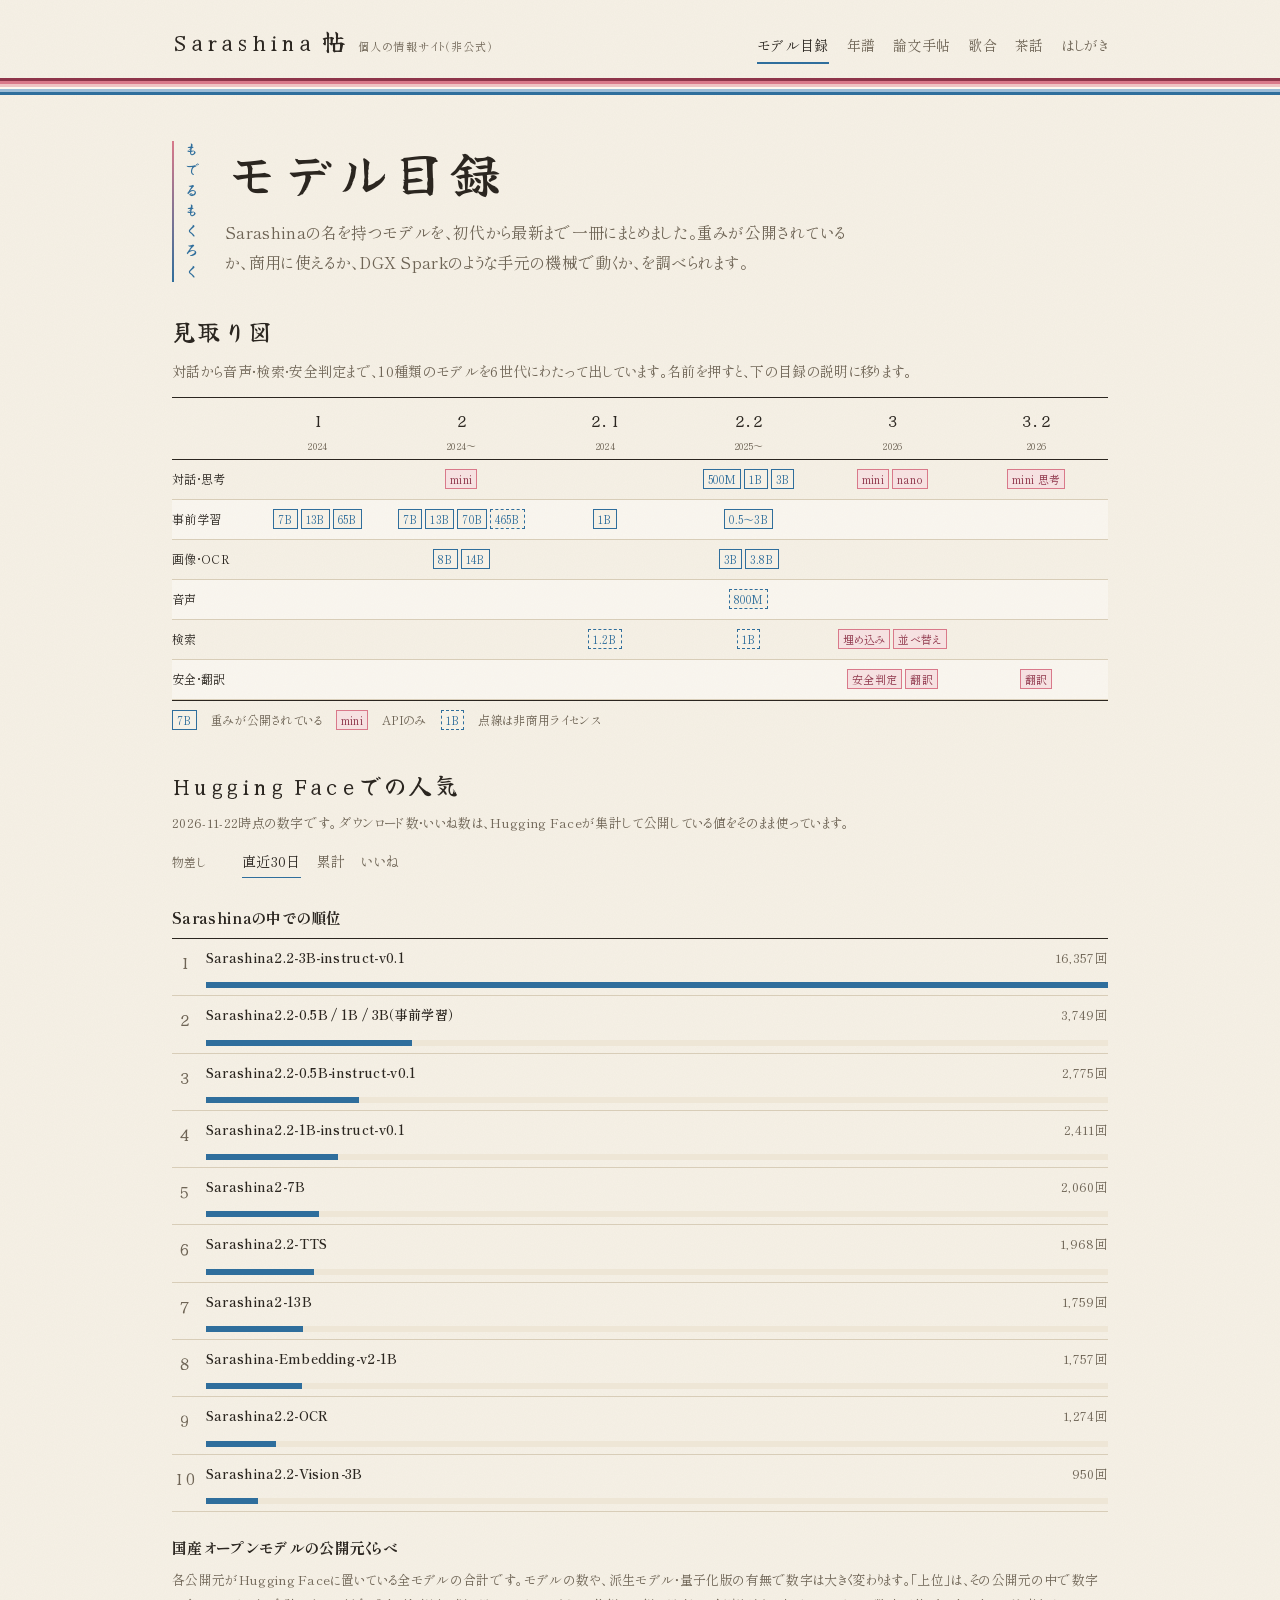
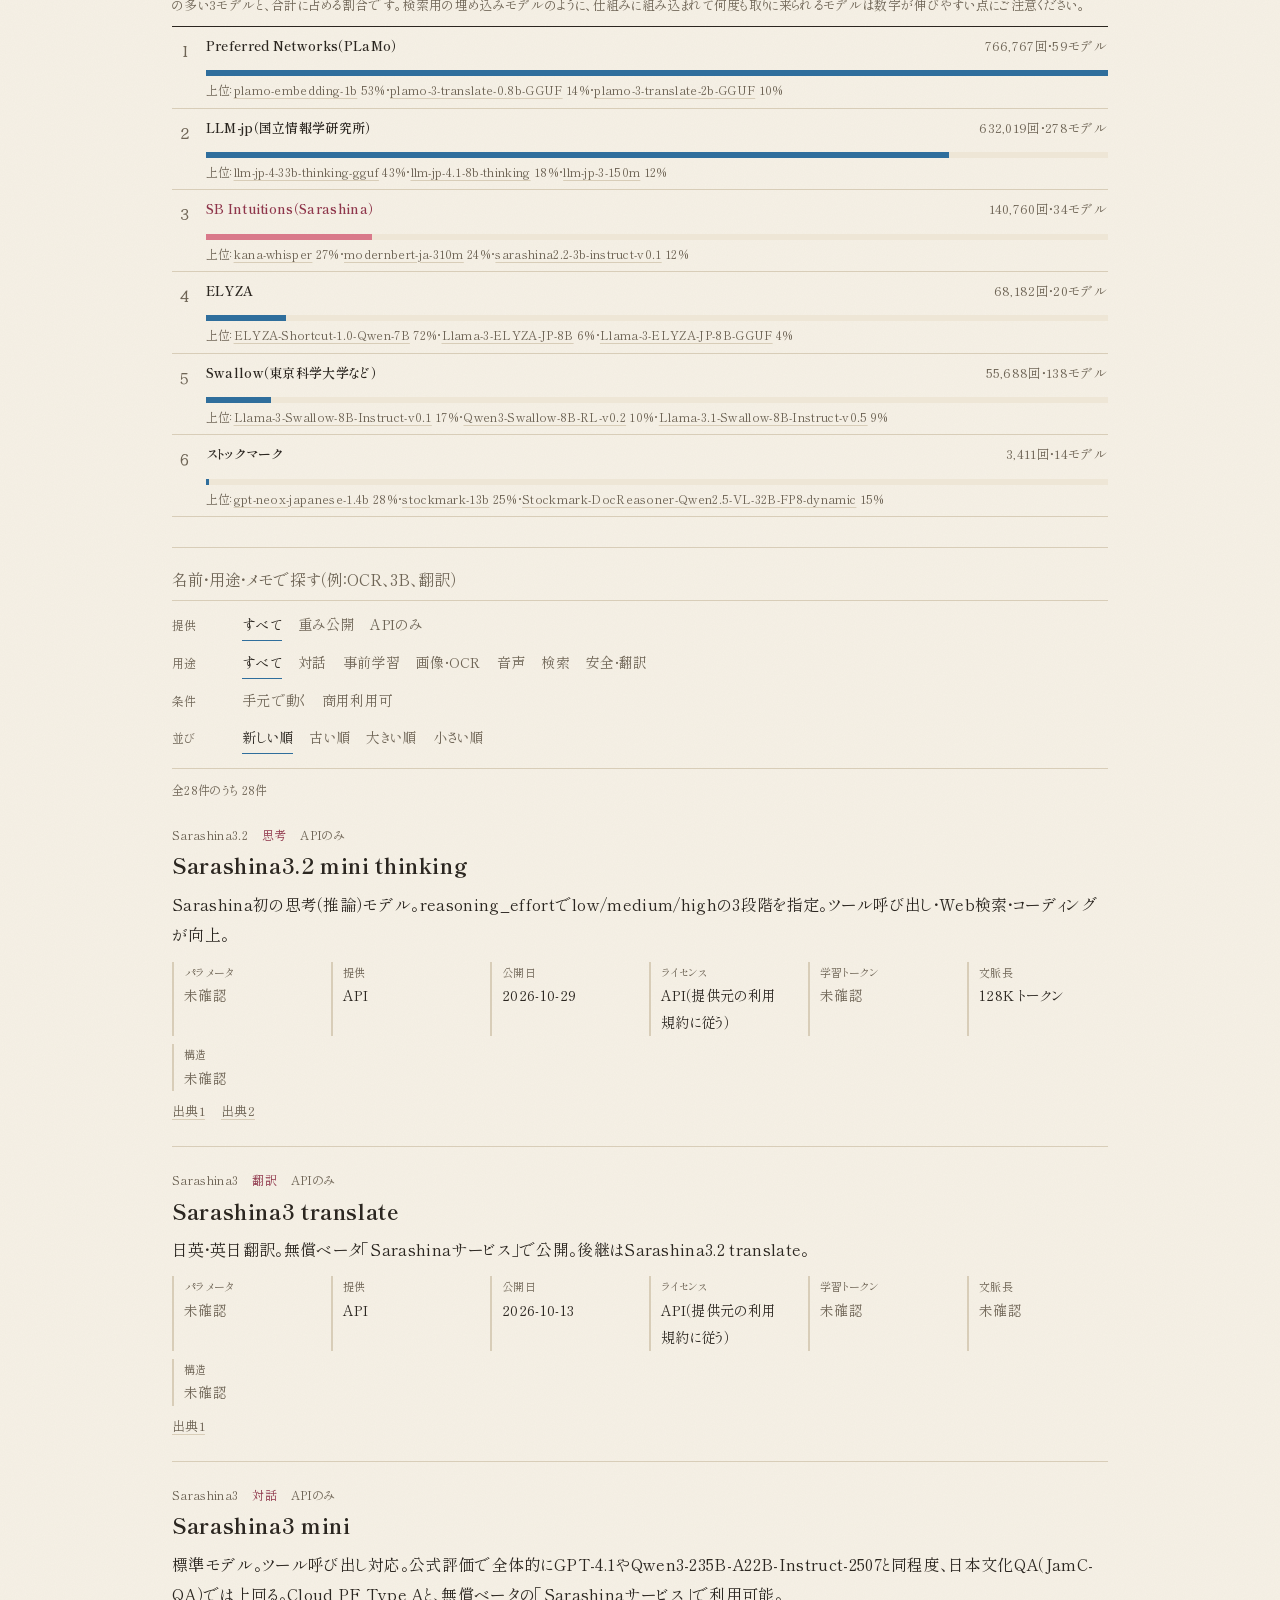
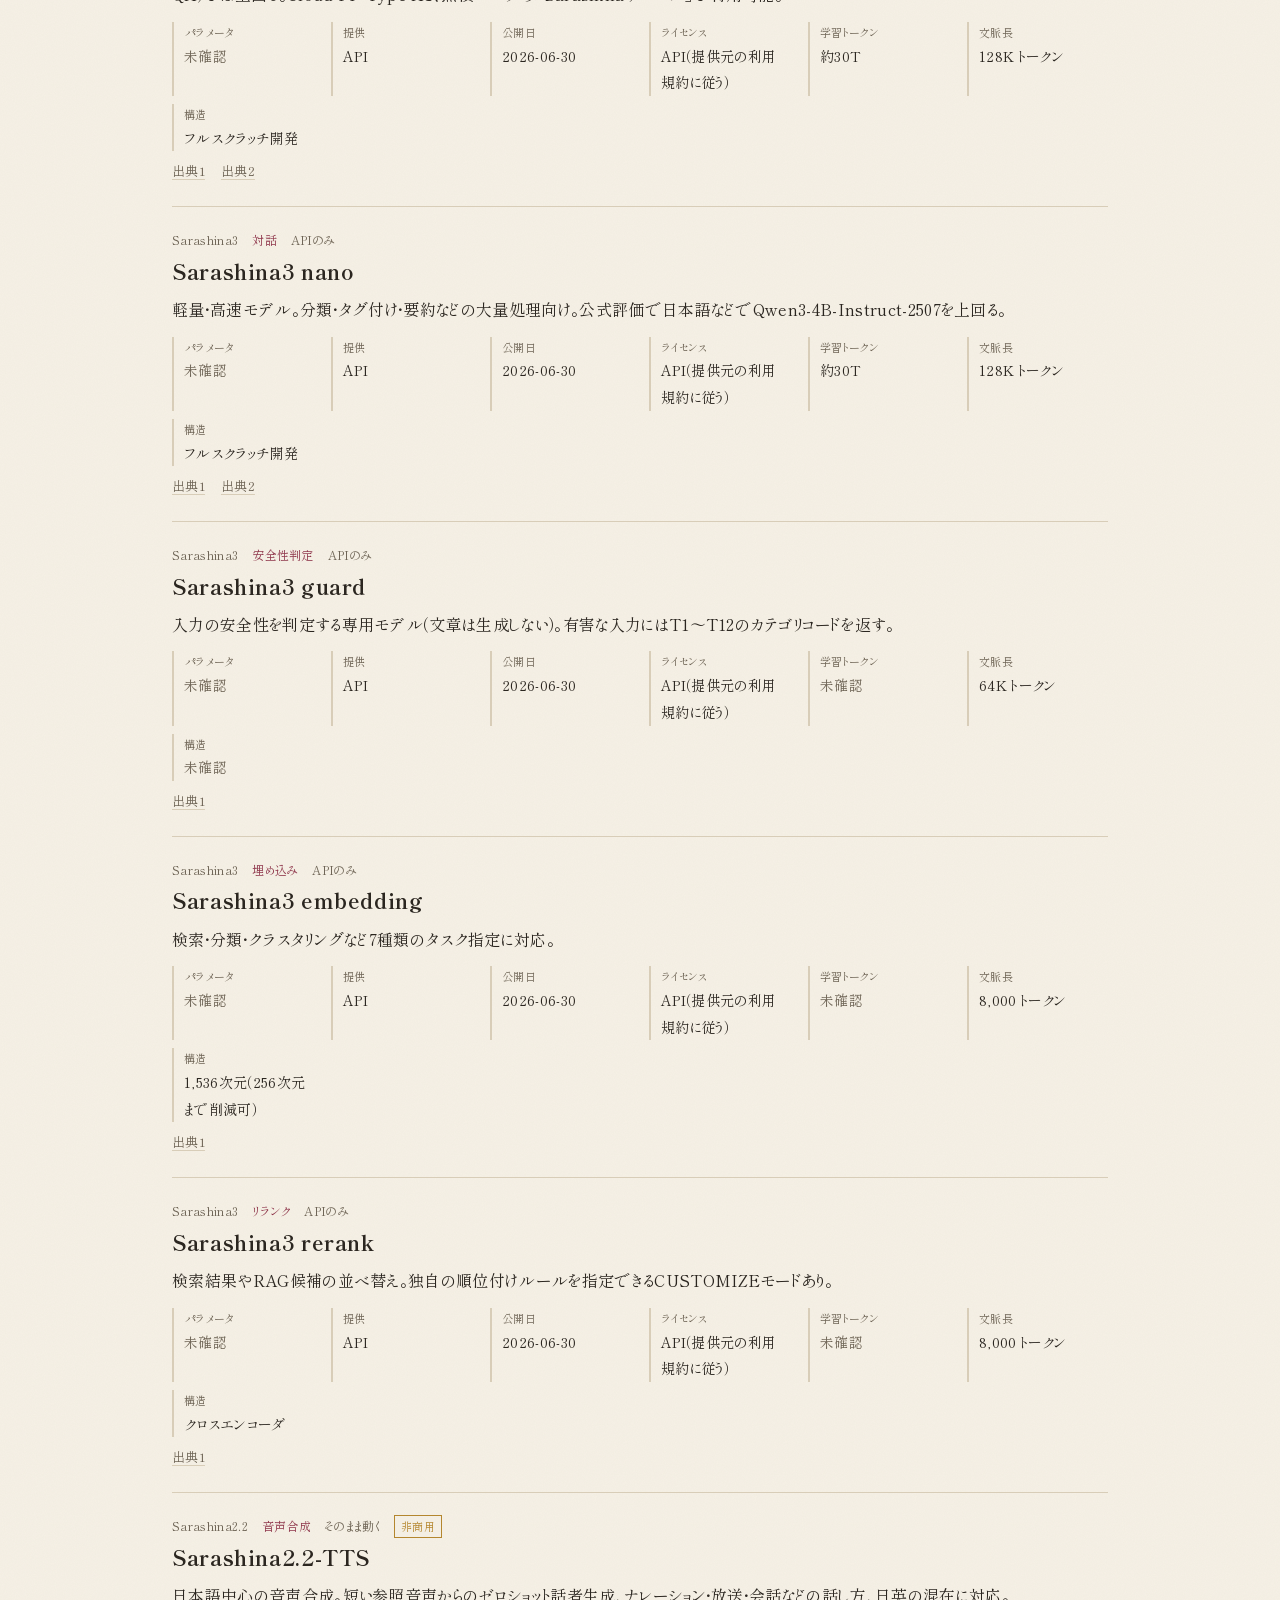
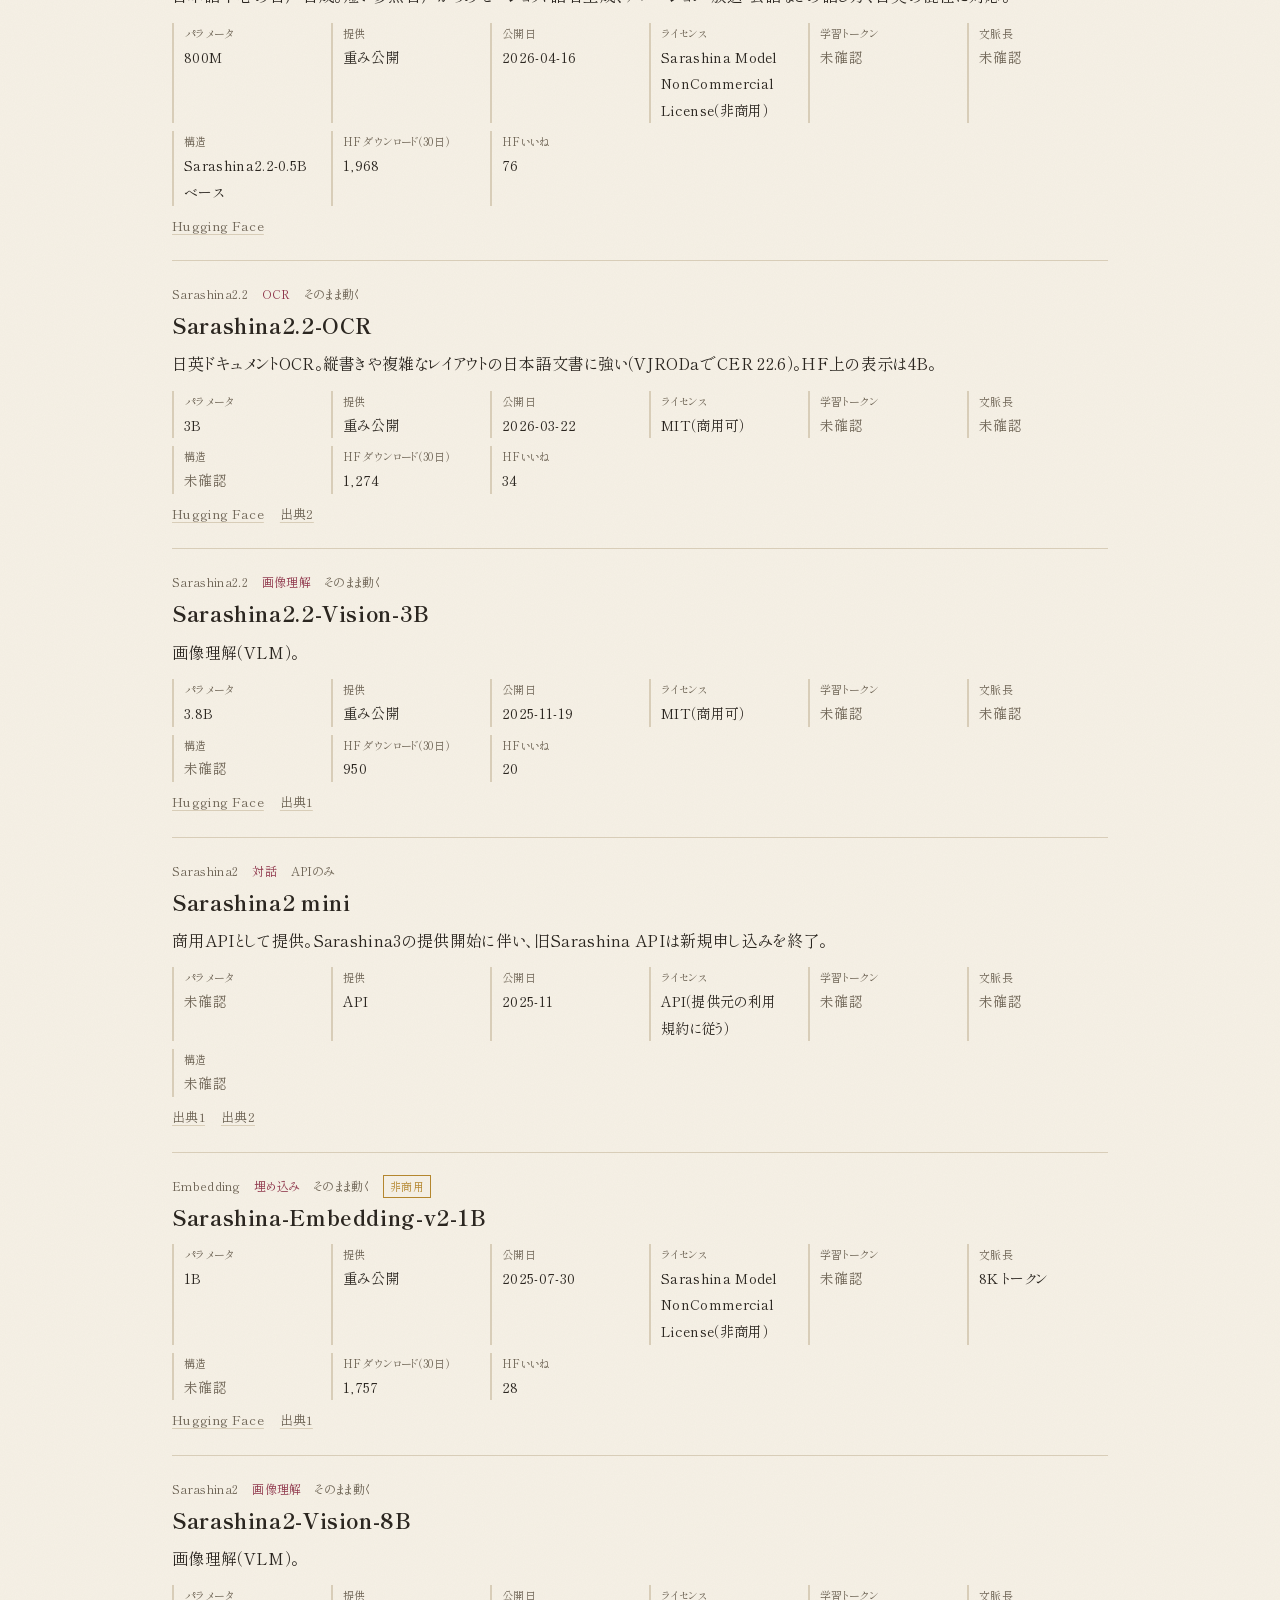
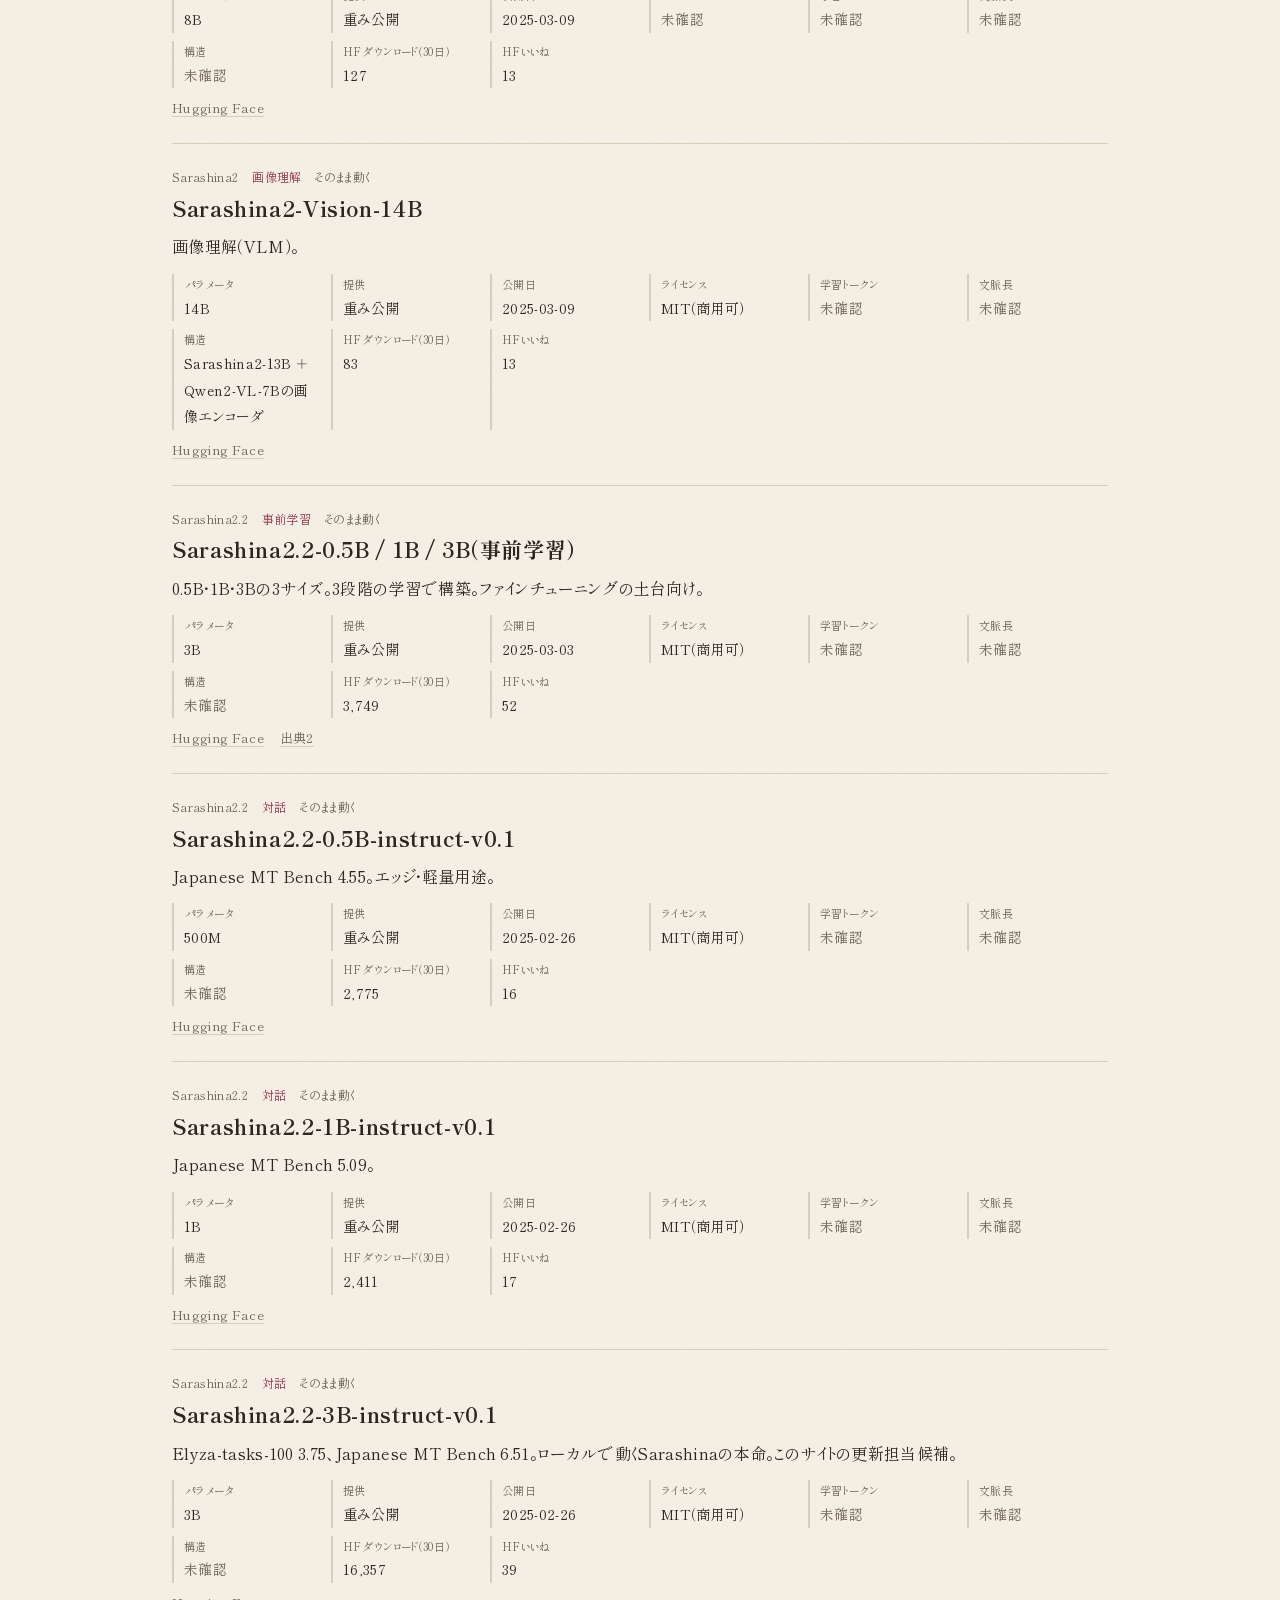
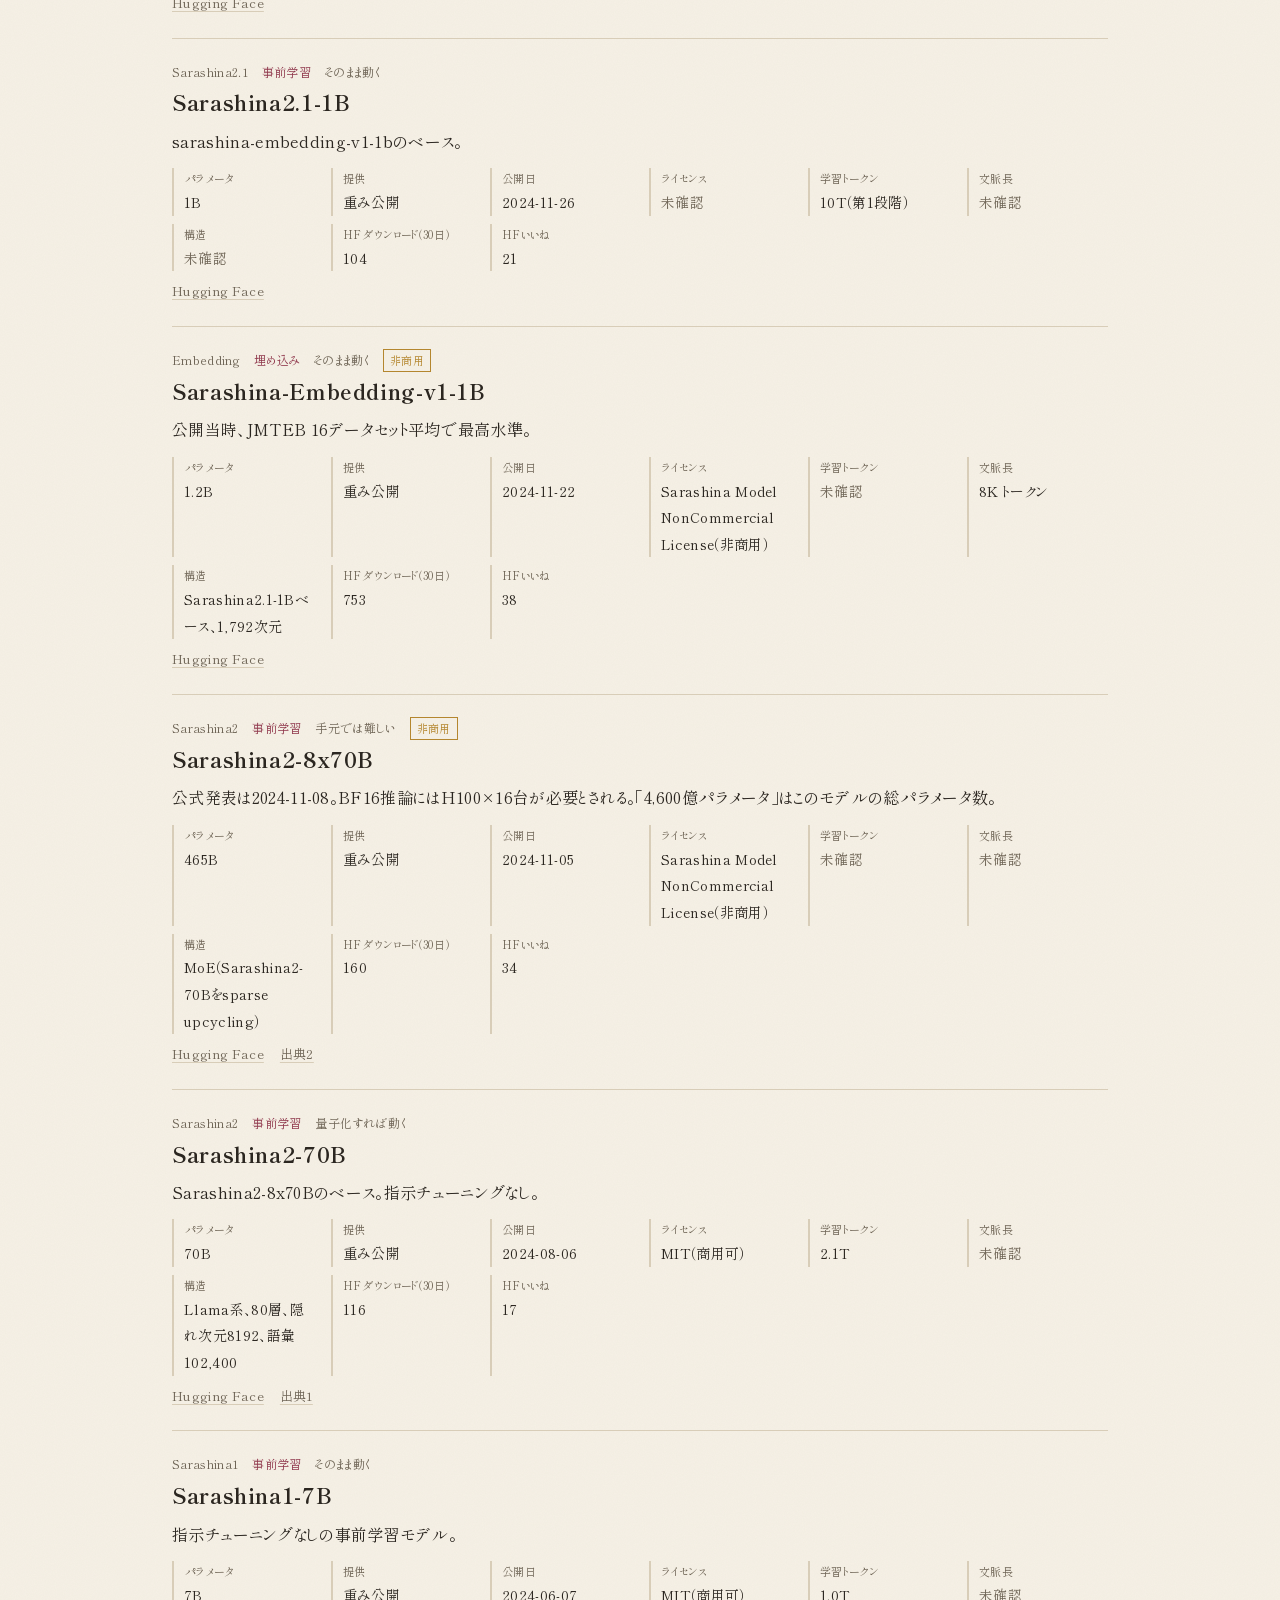
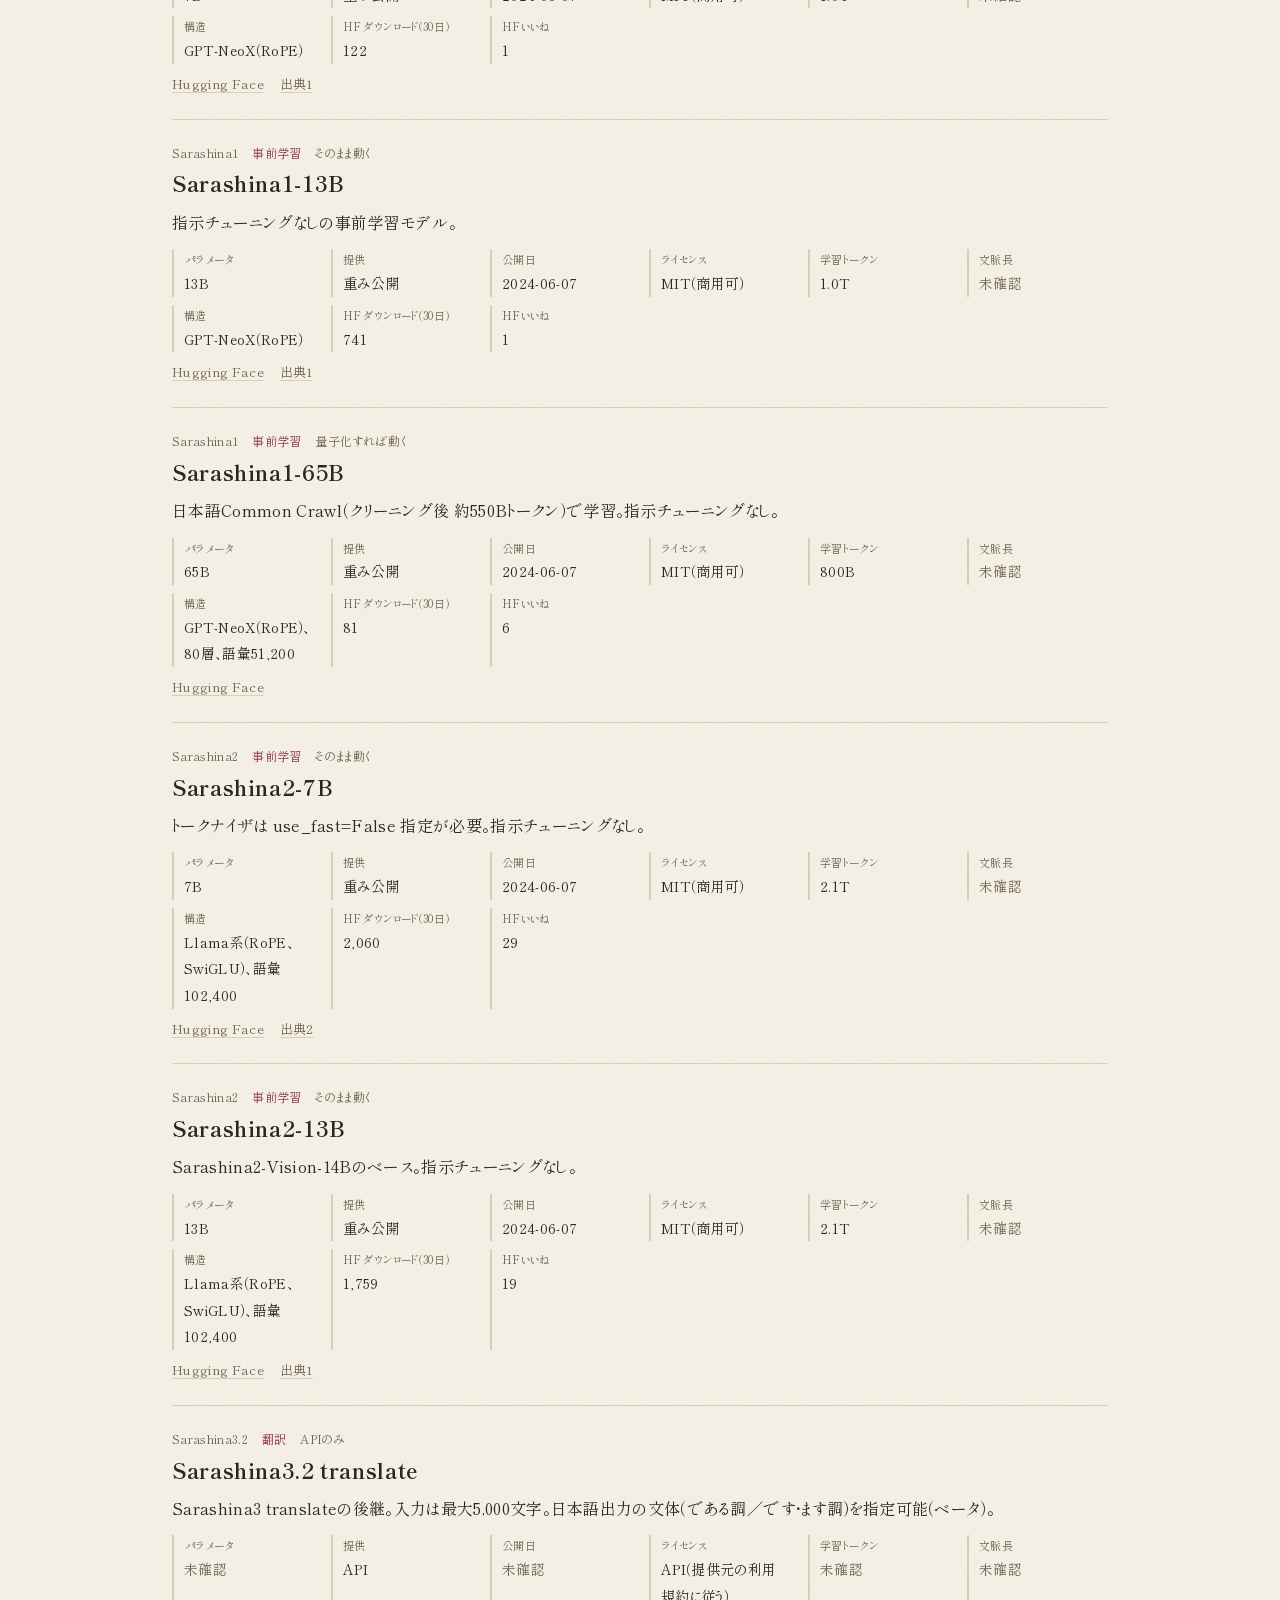
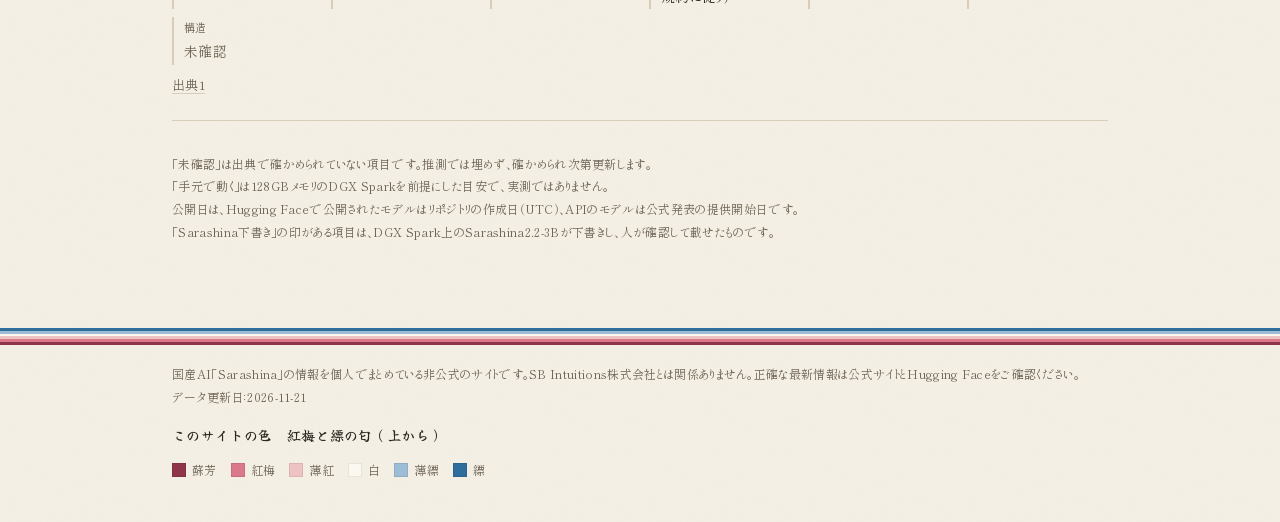
<file: docs/models.html>
<!DOCTYPE html>
<html lang="ja">
<head>
<meta charset="utf-8">
<meta name="viewport" content="width=device-width, initial-scale=1">
<meta name="theme-color" content="#F6F1E6">
<meta name="color-scheme" content="light only">
<title>モデル目録｜Sarashina 帖（非公式）</title>
<meta name="description" content="SB Intuitionsの国産AI「Sarashina」の全モデルを、サイズ・ライセンス・提供形態・手元で動くかどうかで調べられる非公式の目録。">
<style>
/* 3ページ共通のスタイル。色は :root の変数だけを変えれば全体に反映される。 */
/* 書体：見出しは筆の「Yuji Syuku」、本文は「Shippori Mincho」（どちらもGoogle Fonts） */
@import url("https://fonts.googleapis.com/css2?family=Yuji+Syuku&family=Shippori+Mincho:wght@400;600;700&display=swap");

:root {
  color-scheme: light;     /* スマホがダークモードでも、和紙の明るい地で見せる */

  /* 地と墨 */
  --paper: #F6F1E6;        /* 生成りの和紙 */
  --paper-2: #EEE6D6;      /* 練色（ねりいろ） */
  --ink: #2B2620;          /* 墨 */
  --sub: #6E6455;          /* 枯茶（からちゃ）寄りの灰 */
  --rule: #D8CDB8;         /* 砥粉（とのこ）寄り */

  /* 平安装束の色。帯（--juni）と、年譜の色分けに使う */
  --suou: #8E354A;         /* 蘇芳（すおう） */
  --kobai: #D9798A;        /* 紅梅（こうばい） */
  --usubeni: #EFC3C3;      /* 薄紅（うすべに） */
  --shiro: #FBF8F0;        /* 白 */
  --moegi: #9AAE3E;        /* 萌黄（もえぎ） */
  --usuhanada: #9DBCD6;    /* 薄縹（うすはなだ） */
  --hanada: #2F6E9C;       /* 縹（はなだ） */
  --futaai: #6E4F86;       /* 二藍（ふたあい） */
  --kikuchiba: #B4862E;    /* 黄朽葉（きくちば） */
  --aokuchiba: #6B7A33;    /* 青朽葉（あおくちば） */
  --nibi: #9A9387;         /* 鈍色（にびいろ） */
  --ouni: #C0623A;         /* 黄丹（おうに）寄りの丹 */

  --brand: var(--hanada);
  --accent: var(--suou);
  /* 「紅梅の匂」と「縹の匂」を白で分けたかさね（同じ色の濃淡を重ねる） */
  --juni: linear-gradient(180deg,
    var(--suou) 0 3px, var(--kobai) 3px 6px, var(--usubeni) 6px 9px, var(--shiro) 9px 11px,
    var(--usuhanada) 11px 14px, var(--hanada) 14px 17px);
  --kasane-v: linear-gradient(180deg, var(--kobai), var(--hanada));
  --c-company: var(--futaai);
  --c-release: var(--hanada);
  --c-service: var(--kikuchiba);
  --c-hf: var(--aokuchiba);
  --c-world: var(--nibi);
  --c-china: var(--ouni);
  --fude: "Yuji Syuku", "Hiragino Mincho ProN", "Yu Mincho", serif;
  --mincho: "Shippori Mincho", "Hiragino Mincho ProN", "Yu Mincho", serif;
  --gothic: var(--mincho);
}

* { box-sizing: border-box; }
html { -webkit-text-size-adjust: 100%; }
body {
  margin: 0; background: var(--paper); color: var(--ink);
  font-family: var(--mincho); font-size: 16px; line-height: 1.9;
  background-image: url("data:image/svg+xml,%3Csvg xmlns='http://www.w3.org/2000/svg' width='160' height='160'%3E%3Cfilter id='n'%3E%3CfeTurbulence type='fractalNoise' baseFrequency='.9' numOctaves='2' stitchTiles='stitch'/%3E%3CfeColorMatrix values='0 0 0 0 .45 0 0 0 0 .38 0 0 0 0 .28 0 0 0 .06 0'/%3E%3C/filter%3E%3Crect width='160' height='160' filter='url(%23n)'/%3E%3C/svg%3E");
  font-feature-settings: "palt"; letter-spacing: .02em;
}
a { color: inherit; text-decoration-color: var(--rule); text-underline-offset: 3px; }
a:hover { text-decoration-color: var(--brand); }

/* ---- 柱（サイト共通の見出し帯） ---- */
.masthead { position: relative; }
.masthead::after { content: ""; display: block; height: 17px; background: var(--juni); }
.masthead-inner {
  max-width: 980px; margin: 0 auto; padding: 18px 22px 14px;
  display: flex; align-items: baseline; justify-content: space-between; gap: 16px; flex-wrap: wrap;
}
.site-name { font-family: var(--fude); font-weight: 400; font-size: 24px; letter-spacing: .08em; text-decoration: none; }
.site-name small { font-family: var(--gothic); font-weight: 400; font-size: 11px; color: var(--sub); letter-spacing: .1em; margin-left: 10px; }
.site-nav { display: flex; flex-wrap: wrap; gap: 4px 18px; font-size: 14px; }
.site-nav a { text-decoration: none; color: var(--sub); padding-bottom: 3px; border-bottom: 2px solid transparent; }
.site-nav a[aria-current="page"] { color: var(--ink); border-bottom-color: var(--brand); }

/* ---- ページ見出し ---- */
.page-head {
  max-width: 980px; margin: 0 auto; padding: 46px 22px 26px;
  display: grid; grid-template-columns: auto 1fr; gap: 26px; align-items: start;
}
.tate {
  writing-mode: vertical-rl; font-family: var(--fude); font-size: 15px; letter-spacing: .35em;
  color: var(--brand); padding-left: 10px; line-height: 1;
  border-left: 2px solid transparent; border-image: var(--kasane-v) 1;
}
.page-head h1 {
  font-family: var(--fude); font-weight: 400; font-size: clamp(34px, 8vw, 52px);
  line-height: 1.2; margin: 0 0 14px; letter-spacing: .08em;
}
.page-head p { margin: 0; color: var(--sub); max-width: 40em; }

main { max-width: 980px; margin: 0 auto; padding: 0 22px 72px; }

/* ---- 絞り込み（ボタンではなく文字の並び） ---- */
.filters { border-top: 1px solid var(--rule); border-bottom: 1px solid var(--rule); padding: 10px 0; margin-bottom: 8px; }
.filter-row { display: flex; flex-wrap: wrap; align-items: baseline; gap: 4px 16px; padding: 4px 0; font-size: 14px; }
.filter-row .label { color: var(--sub); font-size: 12px; min-width: 4.5em; }
.opt {
  font: inherit; background: none; border: 0; padding: 0 0 2px; cursor: pointer; color: var(--sub);
  border-bottom: 1px solid transparent; letter-spacing: inherit;
}
.opt[aria-pressed="true"] { color: var(--ink); border-bottom-color: var(--brand); }
.opt:focus-visible, .search:focus-visible { outline: 2px solid var(--brand); outline-offset: 2px; }
.search {
  width: 100%; font: inherit; color: var(--ink); background: transparent;
  border: 0; border-bottom: 1px solid var(--rule); padding: 6px 0; margin-bottom: 6px;
}
.search::placeholder { color: var(--sub); }
.count { font-size: 12px; color: var(--sub); margin: 10px 0 0; }

/* ---- 目録の一項目 ---- */
.entry { border-bottom: 1px solid var(--rule); padding: 22px 0; }
.entry-meta { font-size: 12px; color: var(--sub); display: flex; flex-wrap: wrap; gap: 4px 14px; }
.entry-meta .kind { color: var(--accent); }
.entry h2 { font-family: var(--mincho); font-weight: 700; color: var(--ink); font-size: 21px; line-height: 1.45; margin: 4px 0 8px; letter-spacing: .03em; }
.entry p { margin: 6px 0; }
.mark { font-size: 11px; color: var(--sub); border: 1px solid var(--rule); padding: 0 6px; }
.mark.warn { color: var(--c-service); border-color: currentColor; }
.unk { color: var(--sub); }
.links { font-size: 13px; display: flex; flex-wrap: wrap; gap: 4px 16px; margin-top: 8px; color: var(--sub); }

.note { font-size: 12px; color: var(--sub); margin-top: 32px; line-height: 1.9; }

/* ---- 奥付 ---- */
.colophon::before { content: ""; display: block; height: 17px; background: var(--juni); transform: scaleY(-1); }
.colophon-inner { max-width: 980px; margin: 0 auto; padding: 18px 22px 40px; font-size: 12px; color: var(--sub); }

.irome { display: flex; flex-wrap: wrap; gap: 6px 14px; margin-top: 10px; }
.irome span { display: inline-flex; align-items: center; gap: 6px; }
.irome i { width: 14px; height: 14px; display: inline-block; background: var(--c); }
.irome-title { margin-top: 14px; font-family: var(--fude); font-size: 14px; color: var(--ink); }
.irome i { box-shadow: inset 0 0 0 1px rgba(0,0,0,.08); }

.spec { display: grid; grid-template-columns: repeat(auto-fill, minmax(140px, 1fr)); gap: 8px 18px; margin: 12px 0 6px; }
.spec div { border-left: 2px solid var(--rule); padding-left: 10px; }
.spec dt { font-size: 11px; color: var(--sub); }
.spec dd { margin: 0; font-size: 14px; font-variant-numeric: tabular-nums; }
.map { margin: 0 0 30px; }
.map h2 { font-family: var(--fude); font-weight: 400; font-size: 24px; margin: 0 0 4px; letter-spacing: .06em; }
.map .lead { font-size: 14px; color: var(--sub); margin: 0 0 12px; }
.map-grid { display: grid; grid-template-columns: 4.6em repeat(6, minmax(0, 1fr)); border-top: 1px solid var(--ink); border-bottom: 1px solid var(--ink); }
.map-grid > div { border-bottom: 1px solid var(--rule); padding: 6px 3px; min-height: 40px; }
.map-grid > div.col-head { font-family: var(--fude); font-size: 17px; text-align: center; border-bottom: 1px solid var(--ink); padding: 6px 2px 4px; min-height: 0; }
.map-grid > div.col-head small { display: block; font-family: var(--mincho); font-size: 10px; color: var(--sub); }
.map-grid > div.row-head { font-size: 12px; color: var(--ink); padding-left: 0; line-height: 1.4; display: flex; align-items: center; }
.map-grid > div.cell { display: flex; flex-wrap: wrap; gap: 3px; align-content: center; justify-content: center; }
.map-grid > div.alt { background: rgba(255,255,255,.35); }
.chip { font-size: 11px; line-height: 1.3; padding: 2px 4px; text-decoration: none; border: 1px solid var(--hanada); color: var(--hanada); background: var(--paper); text-align: center; word-break: keep-all; }
.chip.api { border-color: var(--kobai); color: var(--suou); background: #F6E1E1; }
.chip.nc { border-style: dashed; }
.map-legend { display: flex; flex-wrap: wrap; gap: 4px 14px; font-size: 12px; color: var(--sub); margin-top: 8px; align-items: center; }
.map-legend .chip { pointer-events: none; }
@media (max-width: 420px) { .chip { font-size: 10.5px; padding: 1px 3px; } .map-grid > div.col-head { font-size: 15px; } }
.pop { margin: 0 0 30px; }
.pop h2 { font-family: var(--fude); font-weight: 400; font-size: 24px; margin: 0 0 4px; letter-spacing: .06em; }
.pop h3 { font-family: var(--mincho); font-size: 15px; margin: 22px 0 6px; }
.pop .lead { font-size: 13px; color: var(--sub); margin: 0 0 8px; }
.bars { border-top: 1px solid var(--ink); }
.bar { display: grid; grid-template-columns: 1.6em 1fr; gap: 0 8px; padding: 7px 0; border-bottom: 1px solid var(--rule); text-decoration: none; }
.bar .rank { font-family: var(--fude); font-size: 17px; color: var(--sub); text-align: center; }
.bar .name { font-size: 13px; display: flex; justify-content: space-between; gap: 8px; }
.bar .name b { font-weight: 600; }
.bar .num { font-variant-numeric: tabular-nums; color: var(--sub); white-space: nowrap; }
.bar .track { grid-column: 2; height: 6px; background: var(--paper-2); margin-top: 4px; }
.bar .fill { height: 6px; background: var(--hanada); }
.bar .top { grid-column: 2; font-size: 12px; color: var(--sub); margin-top: 4px; line-height: 1.7; }
.bar .top a { color: inherit; }
.bar .top .pct { font-variant-numeric: tabular-nums; }
.bar.ours .fill { background: var(--kobai); }
.bar.ours .name b { color: var(--suou); }
.entry:target { background: var(--paper-2); box-shadow: 0 0 0 12px var(--paper-2); }
</style>
</head>
<body>
<header class="masthead"><div class="masthead-inner"><a class="site-name" href="index.html">Sarashina 帖<small>個人の情報サイト（非公式）</small></a><nav class="site-nav" aria-label="サイト内"><a href="models.html" aria-current="page">モデル目録</a><a href="timeline.html">年譜</a><a href="papers.html">論文手帖</a><a href="utaawase.html">歌合</a><a href="chat.html">茶話</a><a href="about.html">はしがき</a></nav></div></header>
<div class="page-head">
  <div class="tate" aria-hidden="true">もでるもくろく</div>
  <div>
    <h1>モデル目録</h1>
    <p>Sarashinaの名を持つモデルを、初代から最新まで一冊にまとめました。重みが公開されているか、商用に使えるか、DGX Sparkのような手元の機械で動くか、を調べられます。</p>
  </div>
</div>
<main>
  <section class="map" aria-labelledby="map-title">
    <h2 id="map-title">見取り図</h2>
    <p class="lead" id="map-lead"></p>
    <div class="map-grid" id="map-grid"></div>
    <div class="map-legend">
      <span class="chip">7B</span>重みが公開されている
      <span class="chip api">mini</span>APIのみ
      <span class="chip nc">1B</span>点線は非商用ライセンス
    </div>
  </section>
  <section class="pop" id="pop" hidden>
    <h2>Hugging Faceでの人気</h2>
    <p class="lead" id="pop-lead"></p>
    <div class="filter-row" id="f-metric">
      <span class="label">物差し</span>
      <button class="opt" data-v="downloads" aria-pressed="true">直近30日</button>
      <button class="opt" data-v="downloads_all_time" aria-pressed="false">累計</button>
      <button class="opt" data-v="likes" aria-pressed="false">いいね</button>
    </div>
    <h3>Sarashinaの中での順位</h3>
    <div class="bars" id="pop-models"></div>
    <h3>国産オープンモデルの公開元くらべ</h3>
    <p class="lead">各公開元がHugging Faceに置いている全モデルの合計です。モデルの数や、派生モデル・量子化版の有無で数字は大きく変わります。「上位」は、その公開元の中で数字の多い3モデルと、合計に占める割合です。検索用の埋め込みモデルのように、仕組みに組み込まれて何度も取りに来られるモデルは数字が伸びやすい点にご注意ください。</p>
    <div class="bars" id="pop-orgs"></div>
  </section>
  <div class="filters">
    <input class="search" id="q" type="search" placeholder="名前・用途・メモで探す（例：OCR、3B、翻訳）" aria-label="検索">
    <div class="filter-row" id="f-avail">
      <span class="label">提供</span>
      <button class="opt" data-v="all" aria-pressed="true">すべて</button>
      <button class="opt" data-v="open_weights" aria-pressed="false">重み公開</button>
      <button class="opt" data-v="api" aria-pressed="false">APIのみ</button>
    </div>
    <div class="filter-row" id="f-kind">
      <span class="label">用途</span>
      <button class="opt" data-v="all" aria-pressed="true">すべて</button>
      <button class="opt" data-v="chat" aria-pressed="false">対話</button>
      <button class="opt" data-v="base" aria-pressed="false">事前学習</button>
      <button class="opt" data-v="vision" aria-pressed="false">画像・OCR</button>
      <button class="opt" data-v="tts" aria-pressed="false">音声</button>
      <button class="opt" data-v="retrieval" aria-pressed="false">検索</button>
      <button class="opt" data-v="other" aria-pressed="false">安全・翻訳</button>
    </div>
    <div class="filter-row">
      <span class="label">条件</span>
      <button class="opt" id="f-spark" aria-pressed="false">手元で動く</button>
      <button class="opt" id="f-commercial" aria-pressed="false">商用利用可</button>
    </div>
    <div class="filter-row" id="f-sort">
      <span class="label">並び</span>
      <button class="opt" data-v="new" aria-pressed="true">新しい順</button>
      <button class="opt" data-v="old" aria-pressed="false">古い順</button>
      <button class="opt" data-v="big" aria-pressed="false">大きい順</button>
      <button class="opt" data-v="small" aria-pressed="false">小さい順</button>
    </div>
  </div>
  <p class="count" id="count"></p>
  <div id="list"></div>
  <p class="note">
    「未確認」は出典で確かめられていない項目です。推測では埋めず、確かめられ次第更新します。<br>
    「手元で動く」は128GBメモリのDGX Sparkを前提にした目安で、実測ではありません。<br>
    公開日は、Hugging Faceで公開されたモデルはリポジトリの作成日（UTC）、APIのモデルは公式発表の提供開始日です。<br>
    「Sarashina下書き」の印がある項目は、DGX Spark上のSarashina2.2-3Bが下書きし、人が確認して載せたものです。
  </p>
</main>
<footer class="colophon"><div class="colophon-inner">国産AI「Sarashina」の情報を個人でまとめている非公式のサイトです。SB Intuitions株式会社とは関係ありません。正確な最新情報は公式サイトとHugging Faceをご確認ください。<br>データ更新日：<span id="updated"></span><div class="irome-title">このサイトの色　紅梅と縹の匂（上から）</div><div class="irome"><span style="--c:var(--suou)"><i></i>蘇芳</span><span style="--c:var(--kobai)"><i></i>紅梅</span><span style="--c:var(--usubeni)"><i></i>薄紅</span><span style="--c:var(--shiro)"><i></i>白</span><span style="--c:var(--usuhanada)"><i></i>薄縹</span><span style="--c:var(--hanada)"><i></i>縹</span></div></div></footer>

<script id="site-data" type="application/json">{"updated_at": "2026-11-21", "models": [{"id": "sarashina1-7b", "name": "Sarashina1-7B", "generation": "Sarashina1", "kind": "base", "modality": ["text"], "params_b": 7, "architecture": "GPT-NeoX（RoPE）", "training_tokens": "1.0T", "context_length": null, "license": {"name": "MIT", "commercial": true}, "availability": "open_weights", "released": "2024-06-07", "hf_repo": "sbintuitions/sarashina1-7b", "spark": "ok", "notes": "指示チューニングなしの事前学習モデル。", "sources": ["https://huggingface.co/sbintuitions/sarashina1-65b"]}, {"id": "sarashina1-13b", "name": "Sarashina1-13B", "generation": "Sarashina1", "kind": "base", "modality": ["text"], "params_b": 13, "architecture": "GPT-NeoX（RoPE）", "training_tokens": "1.0T", "context_length": null, "license": {"name": "MIT", "commercial": true}, "availability": "open_weights", "released": "2024-06-07", "hf_repo": "sbintuitions/sarashina1-13b", "spark": "ok", "notes": "指示チューニングなしの事前学習モデル。", "sources": ["https://huggingface.co/sbintuitions/sarashina1-65b"]}, {"id": "sarashina1-65b", "name": "Sarashina1-65B", "generation": "Sarashina1", "kind": "base", "modality": ["text"], "params_b": 65, "architecture": "GPT-NeoX（RoPE）、80層、語彙51,200", "training_tokens": "800B", "context_length": null, "license": {"name": "MIT", "commercial": true}, "availability": "open_weights", "released": "2024-06-07", "hf_repo": "sbintuitions/sarashina1-65b", "spark": "quant", "notes": "日本語Common Crawl（クリーニング後 約550Bトークン）で学習。指示チューニングなし。", "sources": ["https://huggingface.co/sbintuitions/sarashina1-65b"]}, {"id": "sarashina2-7b", "name": "Sarashina2-7B", "generation": "Sarashina2", "kind": "base", "modality": ["text"], "params_b": 7, "architecture": "Llama系（RoPE、SwiGLU）、語彙102,400", "training_tokens": "2.1T", "context_length": null, "license": {"name": "MIT", "commercial": true}, "availability": "open_weights", "released": "2024-06-07", "hf_repo": "sbintuitions/sarashina2-7b", "spark": "ok", "notes": "トークナイザは use_fast=False 指定が必要。指示チューニングなし。", "sources": ["https://huggingface.co/sbintuitions/sarashina2-7b", "https://labindex.pages.dev/outputs/sb-intuitions/sarashina2"]}, {"id": "sarashina2-13b", "name": "Sarashina2-13B", "generation": "Sarashina2", "kind": "base", "modality": ["text"], "params_b": 13, "architecture": "Llama系（RoPE、SwiGLU）、語彙102,400", "training_tokens": "2.1T", "context_length": null, "license": {"name": "MIT", "commercial": true}, "availability": "open_weights", "released": "2024-06-07", "hf_repo": "sbintuitions/sarashina2-13b", "spark": "ok", "notes": "Sarashina2-Vision-14Bのベース。指示チューニングなし。", "sources": ["https://labindex.pages.dev/outputs/sb-intuitions/sarashina2"]}, {"id": "sarashina2-70b", "name": "Sarashina2-70B", "generation": "Sarashina2", "kind": "base", "modality": ["text"], "params_b": 70, "architecture": "Llama系、80層、隠れ次元8192、語彙102,400", "training_tokens": "2.1T", "context_length": null, "license": {"name": "MIT", "commercial": true}, "availability": "open_weights", "released": "2024-08-06", "hf_repo": "sbintuitions/sarashina2-70b", "spark": "quant", "notes": "Sarashina2-8x70Bのベース。指示チューニングなし。", "sources": ["https://labindex.pages.dev/outputs/sb-intuitions/sarashina2"]}, {"id": "sarashina2-8x70b", "name": "Sarashina2-8x70B", "generation": "Sarashina2", "kind": "base", "modality": ["text"], "params_b": 465, "architecture": "MoE（Sarashina2-70Bをsparse upcycling）", "training_tokens": null, "context_length": null, "license": {"name": "Sarashina Model NonCommercial License", "commercial": false}, "availability": "open_weights", "released": "2024-11-05", "hf_repo": "sbintuitions/sarashina2-8x70b", "spark": "no", "notes": "公式発表は2024-11-08。BF16推論にはH100×16台が必要とされる。「4,600億パラメータ」はこのモデルの総パラメータ数。", "sources": ["https://huggingface.co/sbintuitions/sarashina2-8x70b", "https://www.sbintuitions.co.jp/en/news/press/20241108_01"]}, {"id": "sarashina2.1-1b", "name": "Sarashina2.1-1B", "generation": "Sarashina2.1", "kind": "base", "modality": ["text"], "params_b": 1, "architecture": null, "training_tokens": "10T（第1段階）", "context_length": null, "license": {"name": null, "commercial": null}, "availability": "open_weights", "released": "2024-11-26", "hf_repo": "sbintuitions/sarashina2.1-1b", "spark": "ok", "notes": "sarashina-embedding-v1-1bのベース。", "sources": ["https://huggingface.co/sbintuitions/sarashina2.1-1b"]}, {"id": "sarashina2.2-0.5b-instruct", "name": "Sarashina2.2-0.5B-instruct-v0.1", "generation": "Sarashina2.2", "kind": "instruct", "modality": ["text"], "params_b": 0.5, "architecture": null, "training_tokens": null, "context_length": null, "license": {"name": "MIT", "commercial": true}, "availability": "open_weights", "released": "2025-02-26", "hf_repo": "sbintuitions/sarashina2.2-0.5b-instruct-v0.1", "spark": "ok", "notes": "Japanese MT Bench 4.55。エッジ・軽量用途。", "sources": ["https://huggingface.co/sbintuitions/sarashina2.2-0.5b-instruct-v0.1"]}, {"id": "sarashina2.2-1b-instruct", "name": "Sarashina2.2-1B-instruct-v0.1", "generation": "Sarashina2.2", "kind": "instruct", "modality": ["text"], "params_b": 1, "architecture": null, "training_tokens": null, "context_length": null, "license": {"name": "MIT", "commercial": true}, "availability": "open_weights", "released": "2025-02-26", "hf_repo": "sbintuitions/sarashina2.2-1b-instruct-v0.1", "spark": "ok", "notes": "Japanese MT Bench 5.09。", "sources": ["https://huggingface.co/sbintuitions/sarashina2.2-1b-instruct-v0.1"]}, {"id": "sarashina2.2-3b-instruct", "name": "Sarashina2.2-3B-instruct-v0.1", "generation": "Sarashina2.2", "kind": "instruct", "modality": ["text"], "params_b": 3, "architecture": null, "training_tokens": null, "context_length": null, "license": {"name": "MIT", "commercial": true}, "availability": "open_weights", "released": "2025-02-26", "hf_repo": "sbintuitions/sarashina2.2-3b-instruct-v0.1", "spark": "ok", "notes": "Elyza-tasks-100 3.75、Japanese MT Bench 6.51。ローカルで動くSarashinaの本命。このサイトの更新担当候補。", "sources": ["https://huggingface.co/sbintuitions/sarashina2.2-3b-instruct-v0.1"]}, {"id": "sarashina2.2-base", "name": "Sarashina2.2-0.5B / 1B / 3B（事前学習）", "generation": "Sarashina2.2", "kind": "base", "modality": ["text"], "params_b": 3, "architecture": null, "training_tokens": null, "context_length": null, "license": {"name": "MIT", "commercial": true}, "availability": "open_weights", "released": "2025-03-03", "hf_repo": "sbintuitions/sarashina2.2-3b", "spark": "ok", "notes": "0.5B・1B・3Bの3サイズ。3段階の学習で構築。ファインチューニングの土台向け。", "sources": ["https://huggingface.co/sbintuitions/sarashina2.2-3b", "https://huggingface.co/sbintuitions/sarashina2.2-1b"], "short": "0.5〜3B", "hf_repos": ["sbintuitions/sarashina2.2-0.5b", "sbintuitions/sarashina2.2-1b", "sbintuitions/sarashina2.2-3b"]}, {"id": "sarashina2-vision-8b", "name": "Sarashina2-Vision-8B", "generation": "Sarashina2", "kind": "vision", "modality": ["text", "image"], "params_b": 8, "architecture": null, "training_tokens": null, "context_length": null, "license": {"name": null, "commercial": null}, "availability": "open_weights", "released": "2025-03-09", "hf_repo": "sbintuitions/sarashina2-vision-8b", "spark": "ok", "notes": "画像理解（VLM）。", "sources": ["https://huggingface.co/sbintuitions/sarashina2-vision-8b"]}, {"id": "sarashina2-vision-14b", "name": "Sarashina2-Vision-14B", "generation": "Sarashina2", "kind": "vision", "modality": ["text", "image"], "params_b": 14, "architecture": "Sarashina2-13B ＋ Qwen2-VL-7Bの画像エンコーダ", "training_tokens": null, "context_length": null, "license": {"name": "MIT", "commercial": true}, "availability": "open_weights", "released": "2025-03-09", "hf_repo": "sbintuitions/sarashina2-vision-14b", "spark": "ok", "notes": "画像理解（VLM）。", "sources": ["https://huggingface.co/sbintuitions/sarashina2-vision-14b"]}, {"id": "sarashina-embedding-v1-1b", "name": "Sarashina-Embedding-v1-1B", "generation": "Embedding", "kind": "embedding", "modality": ["text"], "params_b": 1.2, "architecture": "Sarashina2.1-1Bベース、1,792次元", "training_tokens": null, "context_length": 8192, "license": {"name": "Sarashina Model NonCommercial License", "commercial": false}, "availability": "open_weights", "released": "2024-11-22", "hf_repo": "sbintuitions/sarashina-embedding-v1-1b", "spark": "ok", "notes": "公開当時、JMTEB 16データセット平均で最高水準。", "sources": ["https://huggingface.co/sbintuitions/sarashina-embedding-v1-1b"], "lineage": "Sarashina2.1"}, {"id": "sarashina-embedding-v2-1b", "name": "Sarashina-Embedding-v2-1B", "generation": "Embedding", "kind": "embedding", "modality": ["text"], "params_b": 1, "architecture": null, "training_tokens": null, "context_length": 8192, "license": {"name": "Sarashina Model NonCommercial License", "commercial": false}, "availability": "open_weights", "released": "2025-07-30", "hf_repo": "sbintuitions/sarashina-embedding-v2-1b", "spark": "ok", "notes": "", "sources": ["https://www.issoh.co.jp/tech/details/11856/"], "lineage": "Sarashina2.2"}, {"id": "sarashina2.2-vision-3b", "name": "Sarashina2.2-Vision-3B", "generation": "Sarashina2.2", "kind": "vision", "modality": ["text", "image"], "params_b": 3.8, "architecture": null, "training_tokens": null, "context_length": null, "license": {"name": "MIT", "commercial": true}, "availability": "open_weights", "released": "2025-11-19", "hf_repo": "sbintuitions/sarashina2.2-vision-3b", "spark": "ok", "notes": "画像理解（VLM）。", "sources": ["https://www.issoh.co.jp/tech/details/11856/"]}, {"id": "sarashina2-mini", "name": "Sarashina2 mini", "generation": "Sarashina2", "kind": "instruct", "modality": ["text"], "params_b": null, "architecture": null, "training_tokens": null, "context_length": null, "license": {"name": "API（提供元の利用規約に従う）", "commercial": null}, "availability": "api", "released": "2025-11", "hf_repo": null, "spark": "api", "notes": "商用APIとして提供。Sarashina3の提供開始に伴い、旧Sarashina APIは新規申し込みを終了。", "sources": ["https://weel.co.jp/media/tech/sarashina/", "https://www.issoh.co.jp/tech/details/11856/"]}, {"id": "sarashina2.2-ocr", "name": "Sarashina2.2-OCR", "generation": "Sarashina2.2", "kind": "ocr", "modality": ["text", "image"], "params_b": 3, "architecture": null, "training_tokens": null, "context_length": null, "license": {"name": "MIT", "commercial": true}, "availability": "open_weights", "released": "2026-03-22", "hf_repo": "sbintuitions/sarashina2.2-ocr", "spark": "ok", "notes": "日英ドキュメントOCR。縦書きや複雑なレイアウトの日本語文書に強い（VJRODaでCER 22.6）。HF上の表示は4B。", "sources": ["https://huggingface.co/sbintuitions/sarashina2.2-ocr", "https://www.issoh.co.jp/tech/details/11856/"]}, {"id": "sarashina2.2-tts", "name": "Sarashina2.2-TTS", "generation": "Sarashina2.2", "kind": "tts", "modality": ["text", "audio"], "params_b": 0.8, "architecture": "Sarashina2.2-0.5Bベース", "training_tokens": null, "context_length": null, "license": {"name": "Sarashina Model NonCommercial License", "commercial": false}, "availability": "open_weights", "released": "2026-04-16", "hf_repo": "sbintuitions/sarashina2.2-tts", "spark": "ok", "notes": "日本語中心の音声合成。短い参照音声からのゼロショット話者生成、ナレーション・放送・会話などの話し方、日英の混在に対応。", "sources": ["https://huggingface.co/sbintuitions/sarashina2.2-tts"]}, {"id": "sarashina3-mini", "name": "Sarashina3 mini", "generation": "Sarashina3", "kind": "instruct", "modality": ["text"], "params_b": null, "architecture": "フルスクラッチ開発", "training_tokens": "約30T", "context_length": 131072, "license": {"name": "API（提供元の利用規約に従う）", "commercial": null}, "availability": "api", "released": "2026-06-30", "hf_repo": null, "spark": "api", "notes": "標準モデル。ツール呼び出し対応。公式評価で全体的にGPT-4.1やQwen3-235B-A22B-Instruct-2507と同程度、日本文化QA（JamC-QA）では上回る。Cloud PF Type Aと、無償ベータの「Sarashinaサービス」で利用可能。", "sources": ["https://www.sbintuitions.co.jp/blog/entry/2026/06/30/100000/", "https://docs.sarashina.ai/models"]}, {"id": "sarashina3-nano", "name": "Sarashina3 nano", "generation": "Sarashina3", "kind": "instruct", "modality": ["text"], "params_b": null, "architecture": "フルスクラッチ開発", "training_tokens": "約30T", "context_length": 131072, "license": {"name": "API（提供元の利用規約に従う）", "commercial": null}, "availability": "api", "released": "2026-06-30", "hf_repo": null, "spark": "api", "notes": "軽量・高速モデル。分類・タグ付け・要約などの大量処理向け。公式評価で日本語などでQwen3-4B-Instruct-2507を上回る。", "sources": ["https://www.sbintuitions.co.jp/blog/entry/2026/06/30/100000/", "https://docs.sarashina.ai/models"]}, {"id": "sarashina3-guard", "name": "Sarashina3 guard", "generation": "Sarashina3", "kind": "guard", "modality": ["text"], "params_b": null, "architecture": null, "training_tokens": null, "context_length": 65536, "license": {"name": "API（提供元の利用規約に従う）", "commercial": null}, "availability": "api", "released": "2026-06-30", "hf_repo": null, "spark": "api", "notes": "入力の安全性を判定する専用モデル（文章は生成しない）。有害な入力にはT1〜T12のカテゴリコードを返す。", "sources": ["https://docs.sarashina.ai/models"]}, {"id": "sarashina3-embedding", "name": "Sarashina3 embedding", "generation": "Sarashina3", "kind": "embedding", "modality": ["text"], "params_b": null, "architecture": "1,536次元（256次元まで削減可）", "training_tokens": null, "context_length": 8000, "license": {"name": "API（提供元の利用規約に従う）", "commercial": null}, "availability": "api", "released": "2026-06-30", "hf_repo": null, "spark": "api", "notes": "検索・分類・クラスタリングなど7種類のタスク指定に対応。", "sources": ["https://docs.sarashina.ai/models"]}, {"id": "sarashina3-rerank", "name": "Sarashina3 rerank", "generation": "Sarashina3", "kind": "rerank", "modality": ["text"], "params_b": null, "architecture": "クロスエンコーダ", "training_tokens": null, "context_length": 8000, "license": {"name": "API（提供元の利用規約に従う）", "commercial": null}, "availability": "api", "released": "2026-06-30", "hf_repo": null, "spark": "api", "notes": "検索結果やRAG候補の並べ替え。独自の順位付けルールを指定できるCUSTOMIZEモードあり。", "sources": ["https://docs.sarashina.ai/models"]}, {"id": "sarashina3-translate", "name": "Sarashina3 translate", "generation": "Sarashina3", "kind": "translate", "modality": ["text"], "params_b": null, "architecture": null, "training_tokens": null, "context_length": null, "license": {"name": "API（提供元の利用規約に従う）", "commercial": null}, "availability": "api", "released": "2026-10-13", "hf_repo": null, "spark": "api", "notes": "日英・英日翻訳。無償ベータ「Sarashinaサービス」で公開。後継はSarashina3.2 translate。", "sources": ["https://www.watch.impress.co.jp/docs/news/2147706.html"]}, {"id": "sarashina3.2-mini-thinking", "name": "Sarashina3.2 mini thinking", "generation": "Sarashina3.2", "kind": "thinking", "modality": ["text"], "params_b": null, "architecture": null, "training_tokens": null, "context_length": 131072, "license": {"name": "API（提供元の利用規約に従う）", "commercial": null}, "availability": "api", "released": "2026-10-29", "hf_repo": null, "spark": "api", "notes": "Sarashina初の思考（推論）モデル。reasoning_effortでlow/medium/highの3段階を指定。ツール呼び出し・Web検索・コーディングが向上。", "sources": ["https://www.sbbit.jp/article/cont1/187994", "https://docs.sarashina.ai/models"]}, {"id": "sarashina3.2-translate", "name": "Sarashina3.2 translate", "generation": "Sarashina3.2", "kind": "translate", "modality": ["text"], "params_b": null, "architecture": null, "training_tokens": null, "context_length": null, "license": {"name": "API（提供元の利用規約に従う）", "commercial": null}, "availability": "api", "released": null, "hf_repo": null, "spark": "api", "notes": "Sarashina3 translateの後継。入力は最大5,000文字。日本語出力の文体（である調／です・ます調）を指定可能（ベータ）。", "sources": ["https://docs.sarashina.ai/models"]}], "events": [{"id": "founded", "date": "2023-08-04", "kind": "company", "title": "SB Intuitions が本格稼働", "summary": "2023年3月に準備会社として設立され、8月1日に社名をSB Intuitionsに変更。日本語に特化した国産LLMの研究開発会社として本格稼働を発表。", "models": [], "sources": ["https://www.softbank.jp/corp/news/press/sbkk/2023/20230804_02"]}, {"id": "sarashina1-2-open", "date": "2024-06-14", "kind": "release", "title": "Sarashina1・Sarashina2 を同時公開", "summary": "条件の異なる2系統の事前学習モデルを研究開発の促進のために公開。どちらも指示チューニングなしのモデル。", "models": ["sarashina1-7b", "sarashina1-13b", "sarashina1-65b", "sarashina2-7b", "sarashina2-13b"], "sources": ["https://www.sbintuitions.co.jp/en/news/press/20240614_01/"]}, {"id": "sarashina2-70b-open", "date": "2024-08-07", "kind": "release", "title": "Sarashina2-70B を公開", "summary": "700億パラメータのモデルをMITライセンスで公開。のちの8x70Bのベースになる。", "models": ["sarashina2-70b"], "sources": ["https://www.sbintuitions.co.jp/en/news/press/20240614_01/"]}, {"id": "sarashina2-8x70b-open", "date": "2024-11-08", "kind": "release", "title": "Sarashina2-8x70B（4,600億パラメータ級MoE）を公開", "summary": "Sarashina2-70Bをsparse upcyclingで拡張したMixture-of-Expertsモデル。社内の複数の日本語ベンチマークで最高性能。", "models": ["sarashina2-8x70b"], "sources": ["https://www.sbintuitions.co.jp/en/news/press/20241108_01"]}, {"id": "sarashina2-mini-api", "date": "2025-11", "kind": "service", "title": "Sarashina2 mini の商用API提供を開始", "summary": "Sarashinaシリーズとして初めて、商用APIとして提供。", "models": ["sarashina2-mini"], "sources": ["https://weel.co.jp/media/tech/sarashina/"]}, {"id": "cloud-pf-type-a", "date": "2026-04-17", "kind": "service", "title": "ソフトバンクが「Cloud PF Type A」でのSarashina提供を発表", "summary": "Oracle Alloyを採用したソブリンクラウドで、Sarashinaを使った生成AIサービスを6月から順次提供すると発表。", "models": [], "sources": ["https://internet.watch.impress.co.jp/docs/news/2102336.html"]}, {"id": "sarashina3-launch", "date": "2026-06-30", "kind": "release", "title": "Sarashina3 シリーズ提供開始", "summary": "約30兆トークンで学習したフルスクラッチの第3世代。mini・nano・guard・embedding・rerankの5モデルを、国内データセンターのCloud PF Type Aで提供。", "models": ["sarashina3-mini", "sarashina3-nano", "sarashina3-guard", "sarashina3-embedding", "sarashina3-rerank"], "sources": ["https://www.sbintuitions.co.jp/blog/entry/2026/06/30/100000/", "https://www.sbbit.jp/article/cont1/185977"]}, {"id": "sarashina-service-beta", "date": "2026-10-13", "kind": "service", "title": "「Sarashinaサービス」無償ベータ版を公開", "summary": "Googleアカウントで誰でも使えるAPIとチャットを無料で公開。translateを加えた6モデルが利用可能に。", "models": ["sarashina3-translate"], "sources": ["https://www.watch.impress.co.jp/docs/news/2147706.html"]}, {"id": "sarashina3.2-thinking", "date": "2026-10-29", "kind": "release", "title": "初の思考モデル「Sarashina3.2 mini thinking」を発表", "summary": "回答前に推論するSarashina初の思考モデル。思考の深さを3段階で指定でき、ツール呼び出し・Web検索・コーディングが向上。", "models": ["sarashina3.2-mini-thinking"], "sources": ["https://www.sbbit.jp/article/cont1/187994"]}], "world": [{"id": "gpt-4", "date": "2023-03-14", "company": "openai", "title": "GPT-4 発表", "summary": "画像入力にも対応したマルチモーダルモデル。有料のChatGPT Plusで提供開始。", "sources": ["https://openai.com/GPT-4", "https://forest.watch.impress.co.jp/docs/news/1485848.html"]}, {"id": "gemini-1", "date": "2023-12-06", "company": "google", "title": "Gemini 1.0 発表", "summary": "Ultra・Pro・Nanoの3サイズ。最初からマルチモーダルで学習したモデルとして登場し、Bardに搭載。", "sources": ["https://news.mynavi.jp/article/20231207-2834930/"]}, {"id": "gpt-4o", "date": "2024-05-13", "company": "openai", "title": "GPT-4o 発表", "summary": "テキスト・音声・画像をリアルタイムに扱うモデル。ChatGPTの無料ユーザーにも提供。", "sources": ["https://openai.com/ja-JP/index/hello-gpt-4o/"]}, {"id": "claude-3-5-sonnet", "date": "2024-06-20", "company": "anthropic", "title": "Claude 3.5 Sonnet 発表", "summary": "Claude 3 Opusの2倍の速度で、多くのベンチマークでGPT-4oと同等以上。", "sources": ["https://forest.watch.impress.co.jp/docs/news/1602260.html"]}, {"id": "deepseek-v3", "date": "2024-12-26", "company": "deepseek", "title": "DeepSeek-V3 公開", "summary": "総パラメータ6710億（うち370億が動く）のMoEモデルを重みごと公開。GPT-4o級の性能を、制限付きのH800 GPUと低い学習費用で実現したとされ、翌月の騒ぎの下地になった。", "sources": ["https://www.deepseek.com/en/news/deepseek-v3/", "https://gigazine.net/gsc_news/en/20241227-deepseek-v3"]}, {"id": "deepseek-shock", "date": "2025-01-27", "company": "deepseek", "title": "DeepSeekショック（DeepSeek-R1）", "summary": "1月に公開された推論モデルR1がOpenAI o1に迫ると話題になり、米国市場でAI関連株が急落。エヌビディアは1日で株価が約17%下がり、時価総額が史上最大の5890億ドル減った。", "sources": ["https://forbesjapan.com/articles/detail/76755", "https://www.businessinsider.jp/article/stock-selloff-ai-deepseek-nvidia-investing-bull-market-strategy-2025-1/"]}, {"id": "qwen3", "date": "2025-04-29", "company": "alibaba", "title": "Qwen3 公開（アリババ）", "summary": "0.6B〜32Bの6モデルと、MoEの30B・235Bの計8モデルをすべてオープンに。考える／考えないを切り替える「ハイブリッド推論」を初めて搭載。", "sources": ["https://cloud.watch.impress.co.jp/docs/news/2011436.html", "https://www.alibabacloud.com/press-room/alibaba-introduces-qwen3-setting-new-benchmark"]}, {"id": "kimi-k2", "date": "2025-07-11", "company": "moonshot", "title": "Kimi K2 公開（Moonshot AI）", "summary": "総パラメータ1兆のMoEモデルをオープンに公開。独自の最適化手法MuonClipで大規模な学習を安定させ、コーディングやエージェントの性能で注目された。", "sources": ["https://www.itmedia.co.jp/aiplus/articles/2507/15/news051.html", "https://gihyo.jp/article/2025/07/kimi-k2"]}, {"id": "glm-4-5", "date": "2025-07-28", "company": "zhipu", "title": "GLM-4.5 公開（Zhipu AI、のちのZ.ai）", "summary": "推論・コーディング・エージェントを一つにまとめたオープンモデル。この頃から社名をZ.aiとして海外展開を強める。", "sources": ["https://www.digitimes.com/news/a20250729VL204.html", "https://simonwillison.net/2025/Jul/28/"]}, {"id": "gpt-5", "date": "2025-08-07", "company": "openai", "title": "GPT-5 発表", "summary": "高速応答と深い推論を自動で切り替える統合システム。無料ユーザーを含む全ユーザーに提供。", "sources": ["https://openai.com/ja-JP/index/gpt-5-new-era-of-work/"]}, {"id": "kimi-k2-thinking", "date": "2025-11-06", "company": "moonshot", "title": "Kimi K2 Thinking 公開", "summary": "K2に考える力を加えたオープンな推論モデル。人の手を借りずに200〜300回続けて道具を呼び出せるとされた。", "sources": ["https://siliconangle.com/2025/11/07/moonshot-launches-open-source-kimi-k2-thinking-ai-trillion-parameters-reasoning-capabilities/"]}, {"id": "gemini-3", "date": "2025-11-18", "company": "google", "title": "Gemini 3 発表", "summary": "Gemini 3 Proを公開。推論とマルチモーダル理解で前世代のGemini 2.5 Proを大きく上回る。", "sources": ["https://news.mynavi.jp/article/20251119-3687422/"]}, {"id": "claude-opus-4-6", "date": "2026-02-05", "company": "anthropic", "title": "Claude Opus 4.6 発表", "summary": "コーディングと長時間の作業継続を強化。Opusクラスで初めて100万トークンの文脈（ベータ）に対応。", "sources": ["https://itbrief.co.uk/story/anthropic-unveils-claude-opus-4-6-for-deeper-coding-work"]}, {"id": "glm-5", "date": "2026-02-11", "company": "zhipu", "title": "GLM-5 公開（Z.ai）", "summary": "総パラメータ7440億のオープンモデルをMITライセンスで公開。「長い作業をこなすエージェント」を前面に出し、Claude Opus 4.5に迫るとした。Zhipuは同年1月に香港で上場。", "sources": ["https://huggingface.co/blog/mlabonne/glm-5", "https://the-decoder.com/chinese-ai-lab-zhipu-releases-glm-5-under-mit-license-claims-parity-with-top-western-models/"]}, {"id": "qwen3-5", "date": "2026-02-16", "company": "alibaba", "title": "Qwen3.5 公開（アリババ）", "summary": "文章・画像・動画をはじめから一緒に学んだネイティブなマルチモーダルモデル。旗艦の397B-A17Bを重みごと公開し、春節前の中国勢の新モデルラッシュの一つになった。", "sources": ["https://www.alibabagroup.com/document-1960233590314762240", "https://gigazine.net/gsc_news/en/20260217-qwen3-5-397b-a17b"]}, {"id": "claude-mythos-preview", "date": "2026-04-07", "company": "anthropic", "title": "Claude Mythos Preview 発表", "summary": "高度なサイバー能力を持つため、一部の組織に限定して提供された最上位モデル。", "sources": ["https://gigazine.net/news/20260610-claude-mythos-fable/"]}, {"id": "deepseek-v4", "date": "2026-04-24", "company": "deepseek", "title": "DeepSeek-V4 プレビュー公開", "summary": "R1からほぼ1年。V4-ProとV4-Flashの2種類を重みごと公開し、100万トークンの文脈を安く使えることを打ち出した。", "sources": ["https://www.deepseek.com/en/transparency/", "https://thenextweb.com/news/deepseek-v4-pro-flash-launch-open-source"]}, {"id": "gemini-3-5-flash", "date": "2026-05", "company": "google", "title": "Gemini 3.5 Flash 発表（Google I/O 2026）", "summary": "Gemini 3.5ファミリーの第一弾。高速なFlash系ながらGemini 3.1 Pro並みの賢さ。", "sources": ["https://k-tai.watch.impress.co.jp/docs/news/2110020.html"]}, {"id": "claude-fable-5", "date": "2026-06-09", "company": "anthropic", "title": "Claude Fable 5・Mythos 5 発表", "summary": "Mythosクラスの能力をセーフガード付きで初めて一般公開。", "sources": ["https://www.itmedia.co.jp/news/article/2606/10/1260610058/"]}, {"id": "glm-5-2", "date": "2026-06-13", "company": "zhipu", "title": "GLM-5.2 公開（Z.ai）", "summary": "長時間の自律的なコーディング向けの旗艦モデル。100万トークンの文脈に対応し、重みはMITライセンスで公開。", "sources": ["https://aiweekly.co/alerts/zais-glm-52-brings-1m-token-context-to-open-weight-coding", "https://infoworld.com/article/4186136/z-ai-pitches-glm-5-2-for-long-running-software-engineering-tasks.html"]}, {"id": "gpt-5-6", "date": "2026-06-26", "company": "openai", "title": "GPT-5.6（Sol・Terra・Luna）発表", "summary": "米国政府の要請により、限定プレビューから段階的に提供。", "sources": ["https://openai.com/ja-JP/index/previewing-gpt-5-6-sol/"]}, {"id": "kimi-k3", "date": "2026-07-16", "company": "moonshot", "title": "Kimi K3 発表（Kimiショック）", "summary": "総パラメータ2.8兆の、過去最大級のオープンウェイトモデル。Arenaのコーディング部門で中国のモデルとして初めて首位になり、「DeepSeekショックの再来」と言われた。", "sources": ["https://axios.com/2026/07/16/moonshot-kimi-ai-china-model-openai-anthropic", "https://english.ahram.org.eg/News/573092.aspx", "https://agora-web.jp/archives/260717062310.html"]}, {"id": "gemini-3-6-flash", "date": "2026-07-21", "company": "google", "title": "Gemini 3.6 Flash など3モデル発表", "summary": "効率と価格を重視した新モデル群。Gemini 4の事前学習も予告。", "sources": ["https://forest.watch.impress.co.jp/docs/news/2126740.html"]}, {"id": "gpt-6-astra", "date": "2026-09-03", "company": "openai", "title": "GPT-6 Astra 発表", "summary": "コンピューター操作やコーディングを大きく強化した新世代モデル。一部の組織から提供開始。", "sources": ["https://openai.com/ja-JP/index/gpt-6-astra/"]}], "papers": [{"id": "kana-reward-rl", "title": "Pronunciation-Oriented Reinforcement Learning for Japanese Text-to-Speech with Kana-Domain ASR Rewards", "title_ja": "「かな」で採点する強化学習で、音声合成の読み間違いを減らす", "authors": ["Shiao Zhu", "Lianbo Liu", "Kai Washizaki", "Koki Nikaido", "Yui Sudo"], "venue": "arXiv", "date": "2026-10", "topic": "speech", "summary": "音声合成の強化学習で、漢字かな交じりの文字起こしではなく「かな」の読みで正誤を採点する方法を提案。", "points": ["漢字は文脈で読みが変わり、同じ読みでも書き方が複数あるため、普通の文字起こしで採点すると読み間違いを見逃しやすい。", "かなで書き起こす音声認識モデルを使って報酬を計算し、GRPOで学習させた。", "狙った漢字の読み誤りが相対的に約26%減り、良い状態に達するまでの学習量も大幅に少なくて済んだ。"], "sarashina": "Sarashina2.2-TTSの言語モデル部分をそのまま学習の出発点にした、TTSの続編にあたる研究。", "models": ["sarashina2.2-tts"], "links": {"paper": "https://arxiv.org/abs/2610.07575"}, "sources": ["https://arxiv.org/html/2610.07575v1"]}, {"id": "sarashina2.2-tts", "title": "Sarashina2.2-TTS: Tackling Kanji Polyphony in Japanese Speech Generation via Data Scaling and Targeted Data Synthesis", "title_ja": "漢字の「読み分け」に挑む、日本語のための音声合成", "authors": ["Lianbo Liu", "Shiao Zhu", "Kai Washizaki", "Reo Yoneyama", "Haesung Jeon", "Mengjie Zhao", "Yusuke Fujita", "Hao Shi", "Nao Yoshida", "Yuan Gao", "Roman Koshkin", "Yukiya Hono", "Yui Sudo"], "venue": "arXiv（テクニカルレポート）", "date": "2026-06", "topic": "speech", "summary": "LLMをもとにした音声合成は英語・中国語中心で進んできたが、日本語に特有の「同じ漢字の読み分け」に正面から取り組んだ。", "points": ["音声データを大規模に増やすことと、読み間違えやすい箇所を狙って学習データを合成することの二本立て。", "評価用に、常用漢字の文脈ごとの読みを確かめる「常用漢字読みベンチマーク」も公開。", "短い参照音声から話者の声を再現するゼロショット生成にも対応。"], "sarashina": "Sarashina2.2-0.5Bを土台にした音声合成モデルで、重みとコードも公開されている（非商用ライセンス）。", "models": ["sarashina2.2-tts"], "links": {"paper": "https://arxiv.org/abs/2606.25369", "code": "https://github.com/sbintuitions/sarashina2.2-tts"}, "sources": ["https://arxiv.org/html/2606.25369v1", "https://huggingface.co/sbintuitions/sarashina2.2-tts"]}, {"id": "jamc-qa", "title": "JamC-QA: A Multiple-Choice Question Answering Benchmark for Japan-Specific Knowledge", "title_ja": "「日本ならでは」の知識を問う、選択式の試験問題集", "authors": ["Teruaki Oka", "Tomohide Shibata", "Nao Yoshida"], "venue": "LREC 2026", "date": "2026-05", "topic": "evaluation", "summary": "英語からの翻訳や資格試験由来ではない、日本固有の知識を測るための評価用データを一から作った。", "points": ["人が一から書いた2,309問で、文化・風習・地域・地理・歴史・行政・法律・医療の8分野。", "簡単すぎる問題は弱いモデルで解かせてふるい落とした。", "一般的なベンチマークで強い多言語モデルも日本固有の話題では伸び悩み、日本語モデルは文化や地域の知識で強みを見せた。"], "sarashina": "公開モデルの中ではSarashina2-8x70Bが最も高い正答率（約0.725）。Sarashina3の公式評価でも、日本文化の知識を測る指標として使われている。", "models": ["sarashina2-8x70b", "sarashina3-mini"], "links": {"paper": "https://aclanthology.org/2026.lrec-1.356/"}, "sources": ["https://aclanthology.org/2026.lrec-1.356.pdf"]}, {"id": "jmteb", "title": "JMTEB and JMTEB-lite: Japanese Massive Text Embedding Benchmark and Its Lightweight Version", "title_ja": "日本語の「文章ベクトル化」を測るものさしと、その軽量版", "authors": ["Shengzhe Li", "Masaya Ohagi", "Ryokan Ri", "Akihiko Fukuchi", "Tomohide Shibata", "Daisuke Kawahara"], "venue": "LREC 2026", "date": "2026-05", "topic": "evaluation", "summary": "検索やRAGの土台になる日本語テキスト埋め込みモデルを、5種類のタスク・28データセットで総合評価するベンチマーク。", "points": ["全部を回すと時間と計算資源がかかるため、手強い「紛らわしい文書」は残しつつ簡単な文書を減らした軽量版JMTEB-liteも作った。", "軽量版は平均で約5倍速く、モデルの順位や点数は本家とほぼ一致。", "40モデルを比べた結果、検索性能を大きく左右していたのは弱教師ありの事前学習だった。"], "sarashina": "Sarashina-Embedding-v1-1Bは公開当時このJMTEBで最高水準の平均点を記録。Sarashina3 embeddingの性能もJMTEBの点数で示されている。", "models": ["sarashina-embedding-v1-1b", "sarashina-embedding-v2-1b", "sarashina3-embedding"], "links": {"paper": "https://aclanthology.org/2026.lrec-1.588/", "data": "https://huggingface.co/datasets/sbintuitions/JMTEB"}, "sources": ["https://aclanthology.org/2026.lrec-1.588.pdf"]}, {"id": "wso-iclr2026", "title": "Pre-training LLM without Learning Rate Decay Enhances Supervised Fine-tuning", "title_ja": "事前学習の最後に学習率を下げないほうが、仕上げの学習で伸びる", "authors": ["Kazuki Yano", "Shun Kiyono", "Sosuke Kobayashi", "Sho Takase", "Jun Suzuki"], "venue": "ICLR 2026", "date": "2026-04", "topic": "pretraining", "summary": "学習率の下げ方は事前学習の損失ではなく、指示チューニング（SFT）後の性能で評価すべきだと主張し、最後まで学習率を下げない方式を提案。", "points": ["学習率を下げる方式は事前学習の損失やゼロショットの成績では勝つが、SFTをした後の平均点では下げない方式が最も良かった。", "1Bと8BのLlama 3型モデルで確認し、中間学習を挟む3段階の設定でも同じ傾向。", "下げない方式のモデルは損失の地形が「平ら」で、平らなほどSFTで伸びやすいという関係も見つかった。"], "sarashina": "実験はLlama 3型のモデルで、Sarashinaは直接は登場しない。Sarashinaの事前学習に携わる研究者による、学習方法そのものの研究。", "models": [], "links": {"paper": "https://openreview.net/forum?id=JnebU2QLdH", "blog": "https://www.sbintuitions.co.jp/blog/entry/2026/04/23/081304"}, "sources": ["https://www.sbintuitions.co.jp/blog/entry/2026/04/23/081304"]}, {"id": "upcycling-scaling-laws", "title": "Scaling Laws for Upcycling Mixture-of-Experts Language Models", "title_ja": "小さなモデルを「作り直して」大きなMoEにするときの法則", "authors": ["Seng Pei Liew", "Takuya Kato", "Sho Takase"], "venue": "ICML 2025", "date": "2025-06", "topic": "pretraining", "summary": "学習済みの小さなモデルを再利用して、大きく効率的なMoEモデルを作る「アップサイクリング」のスケーリング則を調べた。", "points": ["学習コストを抑える手段としてのアップサイクリングを、データ量や元モデルの条件を変えて体系的に検証。", "データを増やせば増やすほど良くなるとは限らず、元のモデルがどう学習されたかにも結果が左右される。", "結果をもとに、アップサイクリングを効果的に使うための指針を示した。"], "sarashina": "Sarashina2-8x70Bは、まさにSarashina2-70Bをアップサイクリングして作られたMoEモデル。その手法を深掘りした研究。", "models": ["sarashina2-8x70b"], "links": {"paper": "https://openreview.net/forum?id=ZBBo19jldX", "blog": "https://www.sbintuitions.co.jp/blog/entry/2025/06/20/143234", "code": "https://github.com/sbintuitions/sparse-upcycling-scaling-laws"}, "sources": ["https://www.sbintuitions.co.jp/blog/entry/2025/06/20/143234"]}, {"id": "large-vocab", "title": "Large Vocabulary Size Improves Large Language Models", "title_ja": "語彙は大きいほうが、LLMは賢くなる", "authors": ["Sho Takase", "Ryokan Ri", "Shun Kiyono", "Takuya Kato"], "venue": "Findings of ACL 2025", "date": "2025-07", "topic": "pretraining", "summary": "トークナイザの語彙数を5千から50万まで変えて、英語と日本語のモデルを一から学習させ、語彙が大きいほど性能が上がることを示した。", "points": ["英語・日本語のどちらでも、大きな語彙のほうが良い結果になった。", "学習済みの英語中心モデル（Llama2 7B）を日本語で追加学習する場合に、新しい語彙へ差し替える簡単な方法も提案。", "その方法は元の語彙のまま続けるよりも良く、言語に合った語彙の大切さを示している。"], "sarashina": "Sarashina2は語彙数102,400という大きめの語彙を採用しており、日本語を少ないトークンで扱えることを強みにしている。その設計の背景にある問いを扱った研究。", "models": [], "links": {"paper": "https://aclanthology.org/2025.findings-acl.57/"}, "sources": ["https://aclanthology.org/2025.findings-acl.57.pdf", "https://www.sbintuitions.co.jp/blog/entry/2024/06/26/115641"]}, {"id": "mergeprint", "title": "MergePrint: Merge-Resistant Fingerprints for Robust Black-box Ownership Verification of Large Language Models", "title_ja": "ほかのモデルと混ぜられても消えない、LLMの「指紋」", "authors": ["Shojiro Yamabe", "Futa Waseda", "Tsubasa Takahashi", "Koki Wataoka"], "venue": "ACL 2025", "date": "2025-07", "topic": "trust", "summary": "公開したモデルが他のモデルとマージ（合成）されても、元が自分たちのモデルだと外から確かめられるようにする指紋の手法。", "points": ["モデルの中身を見られない状態（ブラックボックス）でも所有者を確認できることを目指す。", "モデルのマージで指紋が消えにくいように設計されている。"], "sarashina": "重みを公開しているSarashinaのようなモデルにとって、派生モデルの出どころを確かめる技術は将来の課題になる。Sarashinaへの適用が論文で述べられているわけではない。", "models": [], "links": {"announce": "https://www.sbintuitions.co.jp/news/info/20250630_02/"}, "sources": ["https://www.sbintuitions.co.jp/news/info/20250630_02/"]}, {"id": "persona-dpo", "title": "Persona-Consistent Dialogue Generation via Pseudo Preference Tuning", "title_ja": "キャラクターがぶれない対話AIを、手間をかけずに鍛える", "authors": ["Junya Takayama", "Masaya Ohagi", "Tomoya Mizumoto", "Katsumasa Yoshikawa"], "venue": "COLING 2025", "date": "2025-01", "topic": "dialogue", "summary": "対話AIが設定された人物像（ペルソナ）と矛盾しない返答をするよう、DPOで学習させる簡単な方法を提案。", "points": ["別の対話のペルソナとわざと入れ替えて作った返答を「悪い例」とみなし、人手で悪い例を集めなくても好みの学習ができるようにした。", "人手のラベル付けなしで、ペルソナとの一貫性を高められる。"], "sarashina": "実験にSarashina2-7B・13Bを使用。7Bでは評価スコアが47.59から61.50へ、13Bでは52.27から67.27へ上がった。", "models": ["sarashina2-7b", "sarashina2-13b"], "links": {"paper": "https://aclanthology.org/2025.coling-main.369/"}, "sources": ["https://aclanthology.org/2025.coling-main.369.pdf"]}], "kokusan": {"schema_version": 1, "updated_at": "2026-11-18", "field_notes": {"method": "scratch=フルスクラッチ（重みを一から学習） / continual=海外などの学習済みモデルに追加学習 / unknown=公開情報で確認できない", "rounds": "歌合の番。左方はいつもSarashina。result は left（左勝）/ right（右勝）/ draw（持）。判定は criterion に書いた事実だけで決め、総合的な優劣はつけない。", "gennai": "デジタル庁が政府の生成AI環境「源内」で試用する国産LLMとして2026年3月に選んだ7モデルに入っているか"}, "models": [{"id": "sarashina", "name": "Sarashina", "maker": "SB Intuitions（ソフトバンク）", "latest": "Sarashina3 / Sarashina3.2 mini thinking", "method": "scratch", "base": null, "size": "非公開（3系）／重み公開は0.5B〜3B（2.2系）など", "tokens": "約30T（Sarashina3）", "context": "128K（Sarashina3 mini・nano）", "open": "一部（2.2系はMIT、3系はAPIのみ）", "access": "無償ベータAPI・Cloud PF Type A・Hugging Face", "gennai": true, "note": "対話・思考・翻訳・埋め込み・リランク・安全判定・音声合成・OCR・画像理解まで、用途別のモデルを自社でそろえている。", "sources": ["https://www.sbintuitions.co.jp/blog/entry/2026/06/30/100000/", "https://docs.sarashina.ai/models"]}, {"id": "tsuzumi", "name": "tsuzumi 2", "maker": "NTT", "latest": "tsuzumi 2（2025年10月）", "method": "scratch", "base": null, "size": "30B", "tokens": null, "context": null, "open": "非公開（商用サービス）", "access": "オンプレミス・プライベートクラウド・Azureなど", "gennai": true, "note": "GPU1基のサーバーでも動く軽さが特長。金融・医療・自治体の専門知識を強化。", "sources": ["https://it.impress.co.jp/articles/-/28511", "https://atmarkit.itmedia.co.jp/ait/articles/2510/23/news048.html"]}, {"id": "plamo", "name": "PLaMo", "maker": "Preferred Networks（PFN）", "latest": "PLaMo 3.0 Prime（2026年6月）", "method": "scratch", "base": null, "size": null, "tokens": null, "context": "256K（PLaMo 3.0 Prime）", "open": "3.0 PrimeはAPI・オンプレミス提供", "access": "API・オンプレミス・Amazon Bedrock Marketplaceなど", "gennai": true, "note": "NICTとの共同研究による事前学習モデルがベース。じっくり考えるReasoningと速いNon-reasoningの2種類。源内に選ばれたのは前世代のPLaMo 2.0 Prime。", "sources": ["https://forest.watch.impress.co.jp/docs/news/2119200.html", "https://weel.co.jp/media/tech/plamo-3-0-prime/"]}, {"id": "llm-jp", "name": "LLM-jp", "maker": "国立情報学研究所（NII）", "latest": "LLM-jp-4.1（2026年9月）", "method": "scratch", "base": null, "size": "8B・32B-A3B（MoE）・33B", "tokens": "約12T（LLM-jp-4）", "context": "約65K（LLM-jp-4）", "open": "公開（LLM-jp-4はApache 2.0、学習コーパスやレシピも公開）", "access": "Hugging Faceで重みを公開", "gennai": false, "note": "学習データまで公開している、最も開かれた国産モデル。画像も扱えるLLM-jp-4-VLもある。", "sources": ["https://www.nii.ac.jp/news/upload/nii_newsrelease_20260403.pdf", "https://pc.watch.impress.co.jp/docs/news/2144150.html", "https://abci.ai/ja/acceleration_program/fy25/FY25-52.pdf"]}, {"id": "stockmark", "name": "Stockmark-100B", "maker": "ストックマーク", "latest": "Stockmark-100B", "method": "scratch", "base": null, "size": "100B", "tokens": null, "context": null, "open": null, "access": null, "gennai": false, "note": "解説記事でフルスクラッチ組に分類されているモデル。", "sources": ["https://www.itmedia.co.jp/aiplus/article/2608/05/2000000386/2"]}, {"id": "cotomi", "name": "cotomi", "maker": "NEC", "latest": "cotomi v3", "method": "unknown", "base": null, "size": null, "tokens": null, "context": null, "open": "非公開（商用サービス）", "access": "NECのサービスとして提供", "gennai": true, "note": "NEC独自のモデル。高速さと大きな日本語辞書（トークナイザ）を特長に挙げている。", "sources": ["https://www.nec.com/en/global/ir/pdf/library/241127/241127_02.pdf", "https://ai-revolution.co.jp/media/japan-llm-7-comparison/"]}, {"id": "takane", "name": "Takane", "maker": "富士通", "latest": "Takane 32B", "method": "continual", "base": "Cohere Command R+", "size": "32B", "tokens": null, "context": null, "open": "非公開（商用サービス）", "access": "Fujitsu Kozuchi など", "gennai": true, "note": "カナダCohereと共同開発。日本のビジネス文書への理解を重視。", "sources": ["https://it.impress.co.jp/articles/-/26586"]}, {"id": "elyza", "name": "ELYZA", "maker": "ELYZA（KDDIグループ）", "latest": "Llama-3.1-ELYZA-JP-70B ほか", "method": "continual", "base": "Meta Llama（最近はLLM-jp-4ベースのモデルも）", "size": "70B など", "tokens": null, "context": null, "open": "一部公開", "access": "API・重み公開など", "gennai": true, "note": "Llamaを日本語で鍛えたモデルで知られる。2026年10月には国産のLLM-jp-4をベースにした推論モデルも公開。", "sources": ["https://www.itmedia.co.jp/aiplus/article/2608/05/2000000386/2", "https://www.issoh.co.jp/md/tech/11305"]}, {"id": "swallow", "name": "Swallow", "maker": "東京科学大学・産業技術総合研究所など", "latest": "Swallow LLM", "method": "continual", "base": "海外のオープンモデル", "size": null, "tokens": null, "context": null, "open": "公開", "access": "Hugging Faceで重みを公開", "gennai": false, "note": "海外の強いオープンモデルに日本語を大量に追加学習させる研究系のモデル。", "sources": ["https://www.itmedia.co.jp/aiplus/article/2608/05/2000000386/2"]}], "rounds": [{"id": "r1", "theme": "学びの量", "question": "事前学習で読んだ文章の量は", "left": {"model": "sarashina", "label": "Sarashina3", "value": "約30兆トークン"}, "right": {"model": "llm-jp", "label": "LLM-jp-4", "value": "約12兆トークン"}, "result": "left", "judgment": "公表された事前学習の量では左が倍を超える。ただし量の多さがそのまま賢さではない、と添えておく。", "sources": ["https://www.sbintuitions.co.jp/blog/entry/2026/06/30/100000/", "https://www.nii.ac.jp/news/upload/nii_newsrelease_20260403.pdf"]}, {"id": "r2", "theme": "ひらかれ", "question": "誰でも手元に重みを取り込めるか", "left": {"model": "sarashina", "label": "Sarashina", "value": "2.2系の3B以下などを公開（MIT）。最新の3系はAPIのみ"}, "right": {"model": "llm-jp", "label": "LLM-jp-4", "value": "8B・32B-A3BをApache 2.0で公開。学習コーパスやレシピも公開"}, "result": "right", "judgment": "最新世代の重みと学習の材料まで差し出した右の、ひらかれた姿勢に軍配。", "sources": ["https://huggingface.co/sbintuitions/sarashina2.2-3b-instruct-v0.1", "https://abci.ai/ja/acceleration_program/fy25/FY25-52.pdf"]}, {"id": "r3", "theme": "身軽さ", "question": "一台の機械で動かせるか", "left": {"model": "sarashina", "label": "Sarashina2.2-3B", "value": "3Bの小型モデル。手元のPCやDGX Sparkで動く"}, "right": {"model": "tsuzumi", "label": "tsuzumi 2", "value": "30BながらGPU1基のサーバーで動く"}, "result": "draw", "judgment": "どちらも一台で動く。大きさの違う者同士ゆえ、持とする。", "sources": ["https://huggingface.co/sbintuitions/sarashina2.2-3b-instruct-v0.1", "https://it.impress.co.jp/articles/-/28511"]}, {"id": "r4", "theme": "長き文", "question": "一度に読める長さ（コンテキスト長）は", "left": {"model": "sarashina", "label": "Sarashina3 mini", "value": "128Kトークン"}, "right": {"model": "plamo", "label": "PLaMo 3.0 Prime", "value": "256Kトークン"}, "result": "right", "judgment": "一度に読める長さは右が倍。長い文書を丸ごと読ませる用途では右が勝る。", "sources": ["https://docs.sarashina.ai/models", "https://weel.co.jp/media/tech/plamo-3-0-prime/"]}, {"id": "r5", "theme": "思案", "question": "答える前に考える「思考モデル」を持つか", "left": {"model": "sarashina", "label": "Sarashina3.2 mini thinking", "value": "2026年10月発表。考える深さを3段階で指定できる"}, "right": {"model": "plamo", "label": "PLaMo 3.0 Prime（Reasoning）", "value": "2026年6月に正式リリース。速いNon-reasoningと使い分け"}, "result": "draw", "judgment": "どちらも思考モデルを備える。同じ物差しで測った成績がまだないので、持。", "sources": ["https://www.sbbit.jp/article/cont1/187994", "https://forest.watch.impress.co.jp/docs/news/2119200.html"]}, {"id": "r6", "theme": "品揃え", "question": "自社でそろえたモデルの種類は", "left": {"model": "sarashina", "label": "Sarashina", "value": "対話・思考・翻訳・埋め込み・リランク・安全判定・音声合成・OCR・画像理解"}, "right": {"model": "llm-jp", "label": "LLM-jp", "value": "テキスト（ベース・思考）と画像を扱えるVL"}, "result": "left", "judgment": "公開されている種類の多さでは左が勝る。検索の部品から声まで一門でそろえた幅は国産では珍しい。", "sources": ["https://docs.sarashina.ai/models", "https://pc.watch.impress.co.jp/docs/news/2144150.html"]}, {"id": "r7", "theme": "お上の目", "question": "デジタル庁「源内」の試用モデルに選ばれたか", "left": {"model": "sarashina", "label": "Sarashina2 mini", "value": "選定"}, "right": {"model": "tsuzumi", "label": "tsuzumi 2", "value": "選定"}, "result": "draw", "judgment": "ともに15の応募から選ばれた7つに入る。持。", "sources": ["https://ai-revolution.co.jp/media/japan-llm-7-comparison/", "https://exawizards.com/column/?p=10276"]}]}, "hf": {"fetched_at": "2026-11-22", "note": "downloads は直近30日、downloads_all_time は累計（Hugging Face API）。", "repos": {"sbintuitions/DuplexCascade": {"downloads": 0, "downloads_all_time": 0, "likes": 4}, "sbintuitions/diafill-llm-jp-3.1-13b-instruct4": {"downloads": 148, "downloads_all_time": 600, "likes": 6}, "sbintuitions/diafill-sarashina2.2-3b-instruct": {"downloads": 167, "downloads_all_time": 5373, "likes": 4}, "sbintuitions/hikari-medium": {"downloads": 223, "downloads_all_time": 457, "likes": 2}, "sbintuitions/kana-whisper": {"downloads": 38108, "downloads_all_time": 159096, "likes": 22}, "sbintuitions/modernbert-ja-130m": {"downloads": 12474, "downloads_all_time": 499178, "likes": 51}, "sbintuitions/modernbert-ja-30m": {"downloads": 2921, "downloads_all_time": 250675, "likes": 9}, "sbintuitions/modernbert-ja-310m": {"downloads": 33511, "downloads_all_time": 359573, "likes": 33}, "sbintuitions/modernbert-ja-70m": {"downloads": 2373, "downloads_all_time": 448973, "likes": 9}, "sbintuitions/nest-ja-0.1b": {"downloads": 146, "downloads_all_time": 2269, "likes": 7}, "sbintuitions/nest-ja-0.6b": {"downloads": 286, "downloads_all_time": 1575, "likes": 11}, "sbintuitions/sarashina-embedding-v1-1b": {"downloads": 753, "downloads_all_time": 550283, "likes": 38}, "sbintuitions/sarashina-embedding-v2-1b": {"downloads": 1757, "downloads_all_time": 82935, "likes": 28}, "sbintuitions/sarashina1-13b": {"downloads": 741, "downloads_all_time": 14868, "likes": 1}, "sbintuitions/sarashina1-65b": {"downloads": 81, "downloads_all_time": 14996, "likes": 6}, "sbintuitions/sarashina1-7b": {"downloads": 122, "downloads_all_time": 14974, "likes": 1}, "sbintuitions/sarashina2-13b": {"downloads": 1759, "downloads_all_time": 30953, "likes": 19}, "sbintuitions/sarashina2-70b": {"downloads": 116, "downloads_all_time": 23115, "likes": 17}, "sbintuitions/sarashina2-7b": {"downloads": 2060, "downloads_all_time": 57798, "likes": 29}, "sbintuitions/sarashina2-8x70b": {"downloads": 160, "downloads_all_time": 1169, "likes": 34}, "sbintuitions/sarashina2-vision-14b": {"downloads": 83, "downloads_all_time": 8457, "likes": 13}, "sbintuitions/sarashina2-vision-8b": {"downloads": 127, "downloads_all_time": 19057, "likes": 13}, "sbintuitions/sarashina2.1-1b": {"downloads": 104, "downloads_all_time": 5610, "likes": 21}, "sbintuitions/sarashina2.2-0.5b": {"downloads": 1357, "downloads_all_time": 83208, "likes": 16}, "sbintuitions/sarashina2.2-0.5b-instruct-v0.1": {"downloads": 2775, "downloads_all_time": 336811, "likes": 16}, "sbintuitions/sarashina2.2-1b": {"downloads": 973, "downloads_all_time": 22236, "likes": 14}, "sbintuitions/sarashina2.2-1b-instruct-v0.1": {"downloads": 2411, "downloads_all_time": 42765, "likes": 17}, "sbintuitions/sarashina2.2-3b": {"downloads": 1419, "downloads_all_time": 27027, "likes": 22}, "sbintuitions/sarashina2.2-3b-instruct-v0.1": {"downloads": 16357, "downloads_all_time": 183695, "likes": 39}, "sbintuitions/sarashina2.2-ocr": {"downloads": 1274, "downloads_all_time": 11030, "likes": 34}, "sbintuitions/sarashina2.2-tts": {"downloads": 1968, "downloads_all_time": 85053, "likes": 76}, "sbintuitions/sarashina2.2-vision-3b": {"downloads": 950, "downloads_all_time": 22037, "likes": 20}, "sbintuitions/tiny-lm": {"downloads": 10728, "downloads_all_time": 193962, "likes": 2}, "sbintuitions/tiny-lm-chat": {"downloads": 2328, "downloads_all_time": 62808, "likes": 2}}, "orgs": {"sbintuitions": {"label": "SB Intuitions（Sarashina）", "models": 34, "downloads": 140760, "downloads_all_time": 3622616, "likes": 636, "top": {"downloads": [{"id": "sbintuitions/kana-whisper", "value": 38108}, {"id": "sbintuitions/modernbert-ja-310m", "value": 33511}, {"id": "sbintuitions/sarashina2.2-3b-instruct-v0.1", "value": 16357}], "downloads_all_time": [{"id": "sbintuitions/sarashina-embedding-v1-1b", "value": 550283}, {"id": "sbintuitions/modernbert-ja-130m", "value": 499178}, {"id": "sbintuitions/modernbert-ja-70m", "value": 448973}], "likes": [{"id": "sbintuitions/sarashina2.2-tts", "value": 76}, {"id": "sbintuitions/modernbert-ja-130m", "value": 51}, {"id": "sbintuitions/sarashina2.2-3b-instruct-v0.1", "value": 39}]}}, "llm-jp": {"label": "LLM-jp（国立情報学研究所）", "models": 278, "downloads": 632019, "downloads_all_time": 6718767, "likes": 862, "top": {"downloads": [{"id": "llm-jp/llm-jp-4-33b-thinking-gguf", "value": 270794}, {"id": "llm-jp/llm-jp-4.1-8b-thinking", "value": 113401}, {"id": "llm-jp/llm-jp-3-150m", "value": 73748}], "downloads_all_time": [{"id": "llm-jp/llm-jp-3-3.7b-instruct", "value": 2363173}, {"id": "llm-jp/llm-jp-4-33b-thinking-gguf", "value": 788864}, {"id": "llm-jp/llm-jp-3-150m", "value": 608699}], "likes": [{"id": "llm-jp/llm-jp-4-8b-thinking", "value": 52}, {"id": "llm-jp/llm-jp-moshi-v1", "value": 49}, {"id": "llm-jp/llm-jp-4-33b-thinking", "value": 45}]}}, "pfnet": {"label": "Preferred Networks（PLaMo）", "models": 59, "downloads": 766767, "downloads_all_time": 3273641, "likes": 792, "top": {"downloads": [{"id": "pfnet/plamo-embedding-1b", "value": 407717}, {"id": "pfnet/plamo-3-translate-0.8b-GGUF", "value": 105096}, {"id": "pfnet/plamo-3-translate-2b-GGUF", "value": 77390}], "downloads_all_time": [{"id": "pfnet/plamo-embedding-1b", "value": 1521681}, {"id": "pfnet/plamo-2-1b", "value": 647280}, {"id": "pfnet/plamo-2-translate", "value": 216031}], "likes": [{"id": "pfnet/plamo-2-translate", "value": 130}, {"id": "pfnet/plamo-13b", "value": 86}, {"id": "pfnet/plamo-3-translate-0.8b", "value": 50}]}}, "tokyotech-llm": {"label": "Swallow（東京科学大学など）", "models": 138, "downloads": 55688, "downloads_all_time": 3140227, "likes": 559, "top": {"downloads": [{"id": "tokyotech-llm/Llama-3-Swallow-8B-Instruct-v0.1", "value": 9442}, {"id": "tokyotech-llm/Qwen3-Swallow-8B-RL-v0.2", "value": 5323}, {"id": "tokyotech-llm/Llama-3.1-Swallow-8B-Instruct-v0.5", "value": 5276}], "downloads_all_time": [{"id": "tokyotech-llm/Llama-3-Swallow-8B-Instruct-v0.1", "value": 371922}, {"id": "tokyotech-llm/Llama-3.1-Swallow-8B-Instruct-v0.5", "value": 291478}, {"id": "tokyotech-llm/Swallow-7b-instruct-hf", "value": 234825}], "likes": [{"id": "tokyotech-llm/Swallow-7b-instruct-hf", "value": 44}, {"id": "tokyotech-llm/Swallow-70b-instruct-hf", "value": 37}, {"id": "tokyotech-llm/Swallow-MS-7b-v0.1", "value": 29}]}}, "elyza": {"label": "ELYZA", "models": 20, "downloads": 68182, "downloads_all_time": 3112371, "likes": 695, "top": {"downloads": [{"id": "elyza/ELYZA-Shortcut-1.0-Qwen-7B", "value": 49274}, {"id": "elyza/Llama-3-ELYZA-JP-8B", "value": 4063}, {"id": "elyza/Llama-3-ELYZA-JP-8B-GGUF", "value": 2685}], "downloads_all_time": [{"id": "elyza/Llama-3-ELYZA-JP-8B", "value": 1080490}, {"id": "elyza/ELYZA-japanese-Llama-2-7b-instruct", "value": 897703}, {"id": "elyza/ELYZA-japanese-Llama-2-7b-fast-instruct", "value": 203493}], "likes": [{"id": "elyza/Llama-3-ELYZA-JP-8B", "value": 150}, {"id": "elyza/ELYZA-japanese-Llama-2-7b", "value": 95}, {"id": "elyza/ELYZA-japanese-Llama-2-7b-fast-instruct", "value": 83}]}}, "stockmark": {"label": "ストックマーク", "models": 14, "downloads": 3411, "downloads_all_time": 176049, "likes": 189, "top": {"downloads": [{"id": "stockmark/gpt-neox-japanese-1.4b", "value": 945}, {"id": "stockmark/stockmark-13b", "value": 847}, {"id": "stockmark/Stockmark-DocReasoner-Qwen2.5-VL-32B-FP8-dynamic", "value": 526}], "downloads_all_time": [{"id": "stockmark/stockmark-13b", "value": 63063}, {"id": "stockmark/stockmark-100b", "value": 27577}, {"id": "stockmark/gpt-neox-japanese-1.4b", "value": 27486}], "likes": [{"id": "stockmark/stockmark-13b", "value": 40}, {"id": "stockmark/stockmark-100b", "value": 34}, {"id": "stockmark/gpt-neox-japanese-1.4b", "value": 26}]}}}}, "paper_stats": {"fetched_at": "2026-11-22", "source": "Semantic Scholar Academic Graph API", "papers": {"kana-reward-rl": {"citations": 0, "influential": 0, "s2_url": "https://www.semanticscholar.org/paper/4c4f7a26a85d17c7e5e12e5fdfdc24585fccd99c", "matched_by": "arXiv:2610.07575"}, "mergeprint": {"citations": 12, "influential": 0, "s2_url": "https://www.semanticscholar.org/paper/f7b6508268b576f406c8b14a58be987335c4ac19", "matched_by": "title"}, "sarashina2.2-tts": {"citations": 7, "influential": 1, "s2_url": "https://www.semanticscholar.org/paper/ce0f3683ed472db6346203b0956191af9713a379", "matched_by": "arXiv:2606.25369"}, "upcycling-scaling-laws": {"citations": 15, "influential": 0, "s2_url": "https://www.semanticscholar.org/paper/217430d40cb54ddd29b6f5f13e78ad1899865ca5", "matched_by": "title"}, "wso-iclr2026": {"citations": 15, "influential": 0, "s2_url": "https://www.semanticscholar.org/paper/7bbba5def4ceae2726bbc810983f5569d2c0494e", "matched_by": "title"}}, "not_found": []}, "chat": {"schema_version": 1, "updated_at": "2026-11-28", "field_notes": {"episodes": "新しい順。updater/chat.py が2時間ごとに先頭へ追加し、最新120回だけ残す。"}, "episodes": [{"id": "20261128-2207", "at": "2026-11-28 22:07", "news": {"title": "今夜の星空：今週見られる天文現象", "title_ja": "今夜の星空：今週見られる天文現象", "paper_id": null, "lang": "ja", "kind": "light", "link": "https://news.google.com/rss/articles/CBMiXEFVX3lxTE8ySV9tdzRkSG5TRTZZMFd6a3dQLUlSeDZJdE4tMGhzcmlQd1lwaE1pQXFDMW9paGUyM01RdGFBaXVEQUx5ZkJMd3dMZ2d4aWtRblVnVWtleGhkVFE2?oc=5"}, "lines": [{"who": "さら", "text": "ね、しな。今夜の星空、どんなfascinatingな現象が見られるか知ってる？"}, {"who": "しな", "text": "うん、月と木星が接近するらしいよ。観察しやすいね"}, {"who": "さら", "text": "へえ、木星ってあの大きい星？どんな風見えるの？"}, {"who": "しな", "text": "木星は明るく輝くから、すぐにわかるよ。月と一緒に観察すれば、楽しさ倍増！"}, {"who": "さら", "text": "じゃあ、ちょっと外に出て見てみようっと。どんな世界が広がるかな？"}, {"who": "しな", "text": "楽しみだね。他にも何か発見があるかも..."}], "model": "sarashina2.2-3b", "made": {"voice": "sarashina2.2-3b"}}, {"id": "20261128-1907", "at": "2026-11-28 19:07", "news": {"title": "レッサーパンダの赤ちゃん2頭 一般公開スタート 群馬・桐生が岡動物園", "title_ja": "レッサーパンダの赤ちゃん2頭 一般公開スタート 群馬・桐生が岡動物園", "paper_id": null, "lang": "ja", "kind": "light", "link": "https://news.google.com/rss/articles/CBMiUEFVX3lxTE9iV1I3MGtybmhqRWJDenhfRm5ubHNxVkVzaTE1SktpS2RTZjVCMm9YQkxqQWJsS2xWZ2Y5bkJhampNX2lTS3VScklIN0ZyWFRC?oc=5"}, "lines": [{"who": "さら", "text": "レッサーパンダの赤ちゃん、一般公開始まったんだって！"}, {"who": "しな", "text": "へえ、かわいいだろうね。群馬の桐生が岡動物園か。"}, {"who": "さら", "text": "うん、写真見たんだけど、ふわふわでadorable！"}, {"who": "しな", "text": "一般公開スタート、どんな反応があるか楽しみだね。"}, {"who": "さら", "text": "私も見に行きたいな。赤ちゃんパンダに癒されたい！"}, {"who": "しな", "text": "じゃあ、次はレッサーパンダの生態について調べてみようか。"}, {"who": "さら", "text": "いいね、それ！どんなfascinatingな秘密があるんだろう。"}], "model": "sarashina2.2-3b", "made": {"voice": "sarashina2.2-3b"}}, {"id": "20261128-1607", "at": "2026-11-28 16:07", "news": {"title": "語彙は大きいほうが、LLMは賢くなる", "title_ja": "語彙は大きいほうが、LLMは賢くなる", "paper_id": "large-vocab", "lang": "ja", "kind": "paper", "link": "https://aclanthology.org/2025.findings-acl.57/"}, "lines": [{"who": "さら", "text": "今日はAIの論文コーナー！どんな話かな？"}, {"who": "しな", "text": "今日は「語彙は大きいほうが、LLMは賢くなる」という論文を紹介するよ。"}, {"who": "さら", "text": "語彙数で性能が変わるんだね。どれくらい違うの？"}, {"who": "しな", "text": "英語と日本語の両方で、語彙数が5千から50万まで増えると、性能が上がったんだ。"}, {"who": "さら", "text": "へえ、じゃあSarashina2の10万語以上も効果的ってこと？"}, {"who": "しな", "text": "その通り！学習済みのモデルを日本語に適応させるとき、新しい語彙に差し替える方法も提案されているよ。"}, {"who": "さら", "text": "簡単にできて、効果もあるのはいいね。"}], "model": "sarashina2.2-3b", "made": {"voice": "sarashina2.2-3b"}}, {"id": "20261128-1307", "at": "2026-11-28 13:07", "news": {"title": "Tenable CEOパベル・グルビッチ氏：中国のオープンウェイトモデルがHackerOneコンテストで優勝——そしてそれはまだ簡単な部分だ", "title_ja": "Tenable CEOパベル・グルビッチ氏：中国のオープンウェイトモデルがHackerOneコンテストで優勝——そしてそれはまだ簡単な部分だ", "paper_id": null, "lang": "ja", "kind": "ai", "link": "https://news.google.com/rss/articles/CBMiWkFVX3lxTFBTdGlrX0xXZlBTck5xQVVqSW0yQ1lqTUdPRDJFTkpHQm8zVGcxQ1BuQldKRTdzN1pKZExxY2dSeWJfbktBbE82MFNjajdMYmJkeHZIeE5rejFZQQ?oc=5"}, "lines": [{"who": "さら", "text": "へえ、中国のAIがHackerOneコンテストで優勝したんだって"}, {"who": "しな", "text": "うん、まだAIの応用は発展途上だから、興味深いね"}, {"who": "さら", "text": "でも、AIがハッキングコンテストで優勝する時代になったのか..."}, {"who": "しな", "text": "そうだね、AIがAIを監視したり、セキュリティを強化したりする時代が来るかも"}, {"who": "さら", "text": "まずは、AIが何ができて何ができないのかを理解することが大事だよね"}, {"who": "しな", "text": "うん、AIとの付き合い方を学んでいこう"}, {"who": "さら", "text": "そうだね、AI関連の本、どれから読もうかな？"}, {"who": "しな", "text": "じゃあ、AIの可能性と限界について書かれた本はどう？"}], "model": "sarashina2.2-3b", "made": {"voice": "sarashina2.2-3b"}}, {"id": "20261128-1007", "at": "2026-11-28 10:07", "news": {"title": "ニート寸前の女子大生→“ChatGPTを使い倒して”未経験で100日連続アプリ開発→国際学会で発表…年収2000万円・25歳経営者の“生成AIで激変した人生”", "title_ja": "ニート寸前の女子大生→“ChatGPTを使い倒して”未経験で100日連続アプリ開発→国際学会で発表…年収2000万円・25歳経営者の“生成AIで激変した人生”", "paper_id": null, "lang": "ja", "kind": "ai", "link": "https://news.google.com/rss/articles/CBMiS0FVX3lxTFBoYS1VZ3ZmeXR4OUoyamw0U2x0WFI2clpsVGRqTzk4dXJ1Zk1rTHRDU3labmpwcmlTRUdJeTN6N3Z0VzdPcmxkRG0wbw?oc=5"}, "lines": [{"who": "さら", "text": "ねえ、しな。このニュース見た？ AIで人生変わった女子大生の話。"}, {"who": "しな", "text": "うん、AI活用でアプリ開発して国際学会発表？ すごいね。"}, {"who": "さら", "text": "でも、ニート寸前だったなんて意外。AIがきっかけって、面白いよね。"}, {"who": "しな", "text": "うん、AIの可能性を感じるね。でも、私も何か始めてみようかって気になる。"}, {"who": "さら", "text": "うん、一緒にAI関連の本でも読んでみようか。何から始めようかな？"}, {"who": "しな", "text": "そうだね、まずはAIで何ができるかを勉強してみようか。"}], "model": "sarashina2.2-3b", "made": {"voice": "sarashina2.2-3b"}}, {"id": "20261128-0707", "at": "2026-11-28 07:07", "news": {"title": "北日本の寒さは和らぐ 28日（土）は広範囲で雨", "title_ja": "北日本の寒さは和らぐ 28日（土）は広範囲で雨", "paper_id": null, "lang": "ja", "kind": "season", "link": "https://news.google.com/rss/articles/CBMibkFVX3lxTE1MSTQyNUc3U0h3bVVIN0FscVFqUlRLalItQ2l0MWpEOEtsMUx0dUtwd1B0Y29GaHl6akV3aE1nbU1tRkRGb2VMMHVKQ0lvd2ZjTVhaMlc3VTJSc01lZnNkekI1UXNzbUJjMy04dGNB?oc=5"}, "lines": [{"who": "さら", "text": "寒いの苦手だから、ちょっと嬉しいニュース見つけた！"}, {"who": "しな", "text": "へえ、どんなニュース？"}, {"who": "さら", "text": "北日本の寒さが和らぐんだって。28日（土）は雨らしいよ。"}, {"who": "しな", "text": "雨かあ。でも寒さが和らぐならいいね。"}, {"who": "さら", "text": "うん、暮らしやすくなるよね。あ、でも雨の日の通勤は大変かも。"}, {"who": "しな", "text": "そうだね、対策は考えとかないと。"}, {"who": "さら", "text": "ところで、雨の日は何して過ごす？"}, {"who": "しな", "text": "私は家で読書とか、録画した番組観るとか。"}], "model": "sarashina2.2-3b", "made": {"voice": "sarashina2.2-3b"}}, {"id": "20261127-2207", "at": "2026-11-27 22:07", "news": {"title": "プロ野球選手が名門校の入学後に直面した「残酷な現実」", "title_ja": "プロ野球選手が名門校の入学後に直面した「残酷な現実」", "paper_id": null, "lang": "ja", "kind": "light", "link": "https://news.google.com/rss/articles/CBMiTEFVX3lxTE80bVlNWDlqS0M4ZUhDWkxVbXNoLTF5SmJqRlN6OVNQRUNqZmJBcXhzbGtjR1plUUpTWHlQZlZSWVZVZ0F4dVdMUEVqcGc?oc=5"}, "lines": [{"who": "さら", "text": "ねえ、しな。プロ野球選手が名門校に入学した後の話、知ってる？"}, {"who": "しな", "text": "うん、headline_jaにあったね。どんな現実に直面したのか気になるね"}, {"who": "さら", "text": "うん、うん。きっと厳しい練習とか、競争とか、いろいろあるんだろうね"}, {"who": "しな", "text": "そうだね。でも、きっとその経験は将来に役立つはず"}, {"who": "さら", "text": "だよね。私も新しいこと始めたとき、最初は苦労したもん"}, {"who": "しな", "text": "うん、そうだね。お互い頑張ろう！"}, {"who": "さら", "text": "うん、次はどんな話題いこうか？スポーツニュースとかどう？"}, {"who": "しな", "text": "いいね、スポーツの話もっとしよう！"}, {"who": "さら", "text": "（次は選手の記録更新の話とかどうかな？楽しみだね！）"}], "model": "sarashina2.2-3b", "made": {"voice": "sarashina2.2-3b"}}, {"id": "20261127-1907", "at": "2026-11-27 19:07", "news": {"title": "イルミネーション！（神川町イルミネーション実行委員会）", "title_ja": "イルミネーション！（神川町イルミネーション実行委員会）", "paper_id": null, "lang": "ja", "kind": "light", "link": "https://news.google.com/rss/articles/CBMieEFVX3lxTE1icjlKQlRtMUl2c1N2UWpuVUM1MXpOLVNJbXM3YkhVNlRNOVRfS1AtNFVUTzJQemxZR0xFczNLcmJjT2FHbVZxdkMyeHRmTmJDcEZ3OTRRQk13ejRYR2NMT011el9XVkg2Y2dSZl9hQWx0bWQyZWpIVA?oc=5"}, "lines": [{"who": "さら", "text": "ねえ、しな！神川町でイルミネーション開催だって！"}, {"who": "しな", "text": "へえ、楽しそうだね。どんな飾りつけなんだろう？"}, {"who": "さら", "text": "ツリーとかトンネルとか、 lots of 光らしいよ！"}, {"who": "しな", "text": "行きたいね、冬のデートにぴったりかも。"}, {"who": "さら", "text": "あ、友達とピクニックしながら見るのも良いよね！"}, {"who": "しな", "text": "いろいろ計画するの、楽しいよね。"}, {"who": "さら", "text": "うん、じゃあまずは日程チェックしよ！"}, {"who": "しな", "text": "そうだね、楽しみだね！"}], "model": "sarashina2.2-3b", "made": {"voice": "sarashina2.2-3b"}}, {"id": "20261127-1607", "at": "2026-11-27 16:07", "news": {"title": "事前学習の最後に学習率を下げないほうが、仕上げの学習で伸びる", "title_ja": "事前学習の最後に学習率を下げないほうが、仕上げの学習で伸びる", "paper_id": "wso-iclr2026", "lang": "ja", "kind": "paper", "link": "https://openreview.net/forum?id=JnebU2QLdH"}, "lines": [{"who": "さら", "text": "今日は論文コーナー！事前学習の学習率維持の話だよ。"}, {"who": "しな", "text": "うん、学習率を下げない方式が仕上げの学習で伸びるみたい。"}, {"who": "さら", "text": "事前学習の損失より、SFT後の平均点が重要なんだね。"}, {"who": "しな", "text": "そう、Llama 3型モデルで確認された結果だよ。"}, {"who": "さら", "text": "学習率を下げないモデルは損失が平らになるんだって。"}, {"who": "しな", "text": "平らなほどSFTで伸びやすいみたい。面白いね。"}], "model": "sarashina2.2-3b", "made": {"voice": "sarashina2.2-3b"}}, {"id": "20261127-1307", "at": "2026-11-27 13:07", "news": {"title": "3割以上パフォーマンス向上したASUSのビデオカード「ProArt RTX 5080」でノイズ除去から4K映像編集まで劇的高速化を体感！ (1/9)", "title_ja": "3割以上パフォーマンス向上したASUSのビデオカード「ProArt RTX 5080」でノイズ除去から4K映像編集まで劇的高速化を体感！ (1/9)", "paper_id": null, "lang": "ja", "kind": "ai", "link": "https://news.google.com/rss/articles/CBMiVEFVX3lxTE5XajNzenNMMlFBaHNaV1VDZFNKcjh4SGRkaExGYUhLUE5weFZ0NEdGN0l2UFdrSXc5bmxPeUhYQzVtVFJ5MFdUZ0tjNklzSFY1OWdHMw?oc=5"}, "lines": [{"who": "さら", "text": "ASUSのビデオカード『ProArt RTX 5080』、見出し見たよ。"}, {"who": "しな", "text": "3割以上の性能向上ってすごいね。"}, {"who": "さら", "text": "3割って体感的にはどれくらいになるの？"}, {"who": "しな", "text": "作業待ち時間がかなり減るイメージだよ。"}, {"who": "さら", "text": "ノイズ除去も速くなるんだね、驚きだ。"}, {"who": "しな", "text": "音や映像のゴミ取りがスムーズに進むんだ。"}, {"who": "さら", "text": "そういえば動画編集やってる友達のこと思い出した。"}, {"who": "しな", "text": "レンダリング待ちが減ってすごく喜ばれそうだね。"}, {"who": "さら", "text": "4K映像編集も劇的に速くなるらしいね。"}, {"who": "しな", "text": "重い作業ほど差が大きく感じられるんだろうね。"}, {"who": "さら", "text": "私もいつか速い環境で作業してみたいなあ。"}, {"who": "しな", "text": "さて次は何の話かな、楽しみにしてるよ。"}], "model": "sarashina3.2-mini-thinking", "made": {"plan": "GLM-5.3-Flash", "writer": "sarashina3.2-mini-thinking", "writer_label": "Sarashina3.2"}}, {"id": "20261127-1007", "at": "2026-11-27 10:07", "news": {"title": "音声を音声のまま訳す同時通訳AI、DeepLが新モデル「Aure v2」で遅延を半減", "title_ja": "音声を音声のまま訳す同時通訳AI、DeepLが新モデル「Aure v2」で遅延を半減", "paper_id": null, "lang": "ja", "kind": "ai", "link": "https://news.google.com/rss/articles/CBMibkFVX3lxTE5nVFd6ZXIzbUVKV1dBbUY5TG5mSDZCNzdhZW1tM1luZFB0UktSQnBydEdDaThUNW83MUJnZXN5SmFoWVdjR3MyR2w1WGFjanNPSEYxaFZtb1VQMjU4SFpDUEI1ZEMxNnZHcmY1cFNn?oc=5"}, "lines": [{"who": "さら", "text": "しなしな、聞いて！DeepLが同時通訳AIの新モデル出したんだって！"}, {"who": "しな", "text": "同時通訳AI？音声を音声のまま訳すってやつか。面白いね"}, {"who": "さら", "text": "そうそう！新モデル「Aure v2」で遅延が半分になったらしいよ"}, {"who": "しな", "text": "半分は大きいね。待ち時間が短いと会話がしやすいもんね"}, {"who": "さら", "text": "あ、海外の通訳さん待つとき、すごく待ったことあってさ..."}, {"who": "しな", "text": "ああ、わかる！あの待ち時間ね...って、話を戻すとね"}, {"who": "さら", "text": "でも人間の通訳さん、頭の中ですごーいことしてそうだよね"}, {"who": "しな", "text": "うん、AIと人、得意分野を分け合うといいかもね"}, {"who": "さら", "text": "旅行で使ってみたいな！私が喋ってすぐ相手に伝わっちゃうの！"}, {"who": "しな", "text": "実際どう感じるかは...使ってみないとね"}, {"who": "さら", "text": "だよね！いつか試してみたいな。楽しみだ！"}, {"who": "しな", "text": "ふふ、じゃあ次は何の話しようかな？"}], "model": "sarashina2.2-3b", "made": {"draft": "GLM-5.3-Flash", "voice": "sarashina2.2-3b"}}, {"id": "20261127-0707", "at": "2026-11-27 07:07", "news": {"title": "11月最後の週末 天気は下り坂 次の寒気は日曜 各地で寒さ復活", "title_ja": "11月最後の週末 天気は下り坂 次の寒気は日曜 各地で寒さ復活", "paper_id": null, "lang": "ja", "kind": "season", "link": "https://news.google.com/rss/articles/CBMiVkFVX3lxTFBLQXBJTW5EaXI0NHZjMjBSdkt1M244VXlscjJycS1nbVl0blpwN3djSTZRSW9lUHY5ZGdRSWlGcVBPQnNQTHY3REJCMHdaSFBhRm1sMDZ3?oc=5"}, "lines": [{"who": "さら", "text": "ねえしな、ニュース見た?11月最後の週末、天気下り坂らしいよ!"}, {"who": "しな", "text": "見た見た。日曜には寒気が来るんだって。"}, {"who": "さら", "text": "え、暖かい日が続いてたのに、急に寒くなっちゃうの?"}, {"who": "しな", "text": "季節は冬へ進んでるからね、仕方ないさ。"}, {"who": "さら", "text": "寒い朝って、布団から出られないんだよねぇ..."}, {"who": "しな", "text": "わかるよ〜。冬の朝の特権だよね、あの葛藤は。"}, {"who": "さら", "text": "あ、そういえば寒い時期って果物が気になるな。梨ってどう?"}, {"who": "しな", "text": "梨は秋冬も楽しめる果物だから、ちょうどいいんじゃない?"}, {"who": "さら", "text": "梨食べながら、寒さ吹き飛ばすぞ！"}, {"who": "しな", "text": "うん、体調管理も大事だねえ。"}, {"who": "さら", "text": "次、何の話しようかな?"}], "model": "sarashina2.2-3b", "made": {"draft": "GLM-5.3-Flash", "voice": "sarashina2.2-3b"}}, {"id": "20261126-2207", "at": "2026-11-26 22:07", "news": {"title": "人情にほっこり④受け継ぐ「味」と「おもてなしの心」 釜石・料亭「幸楼」（テレビ岩手ニュース）", "title_ja": "人情にほっこり④受け継ぐ「味」と「おもてなしの心」 釜石・料亭「幸楼」（テレビ岩手ニュース）", "paper_id": null, "lang": "ja", "kind": "light", "link": "https://news.google.com/rss/articles/CBMif0FVX3lxTE9JLVZnbUM1ZzBtWGc0bm0wQ2JLeFVMazJJS1czR2VzQnFfMUw4enJ6U1ljeVAxb2NlZDdOZ1pPOUtTWWVYcTBxNjU2NV93ckdVNTRDU0YzY3hvVkVFWnZIbElNM1lBd1JBenoxaUsyNEw4dWtqaXVqbUczYVF2REU?oc=5"}, "lines": [{"who": "さら", "text": "ねえしな、釜石の料亭の見出し見つけたよ。'人情にほっこり'だって！"}, {"who": "しな", "text": "いい響きだね、その言い方"}, {"who": "さら", "text": "受け継ぐ'味'と'おもてなしの心'って書いてあって、ちょっと感動した"}, {"who": "しな", "text": "代々受け継ぐ味、特別そうだよね"}, {"who": "さら", "text": "おもてなしの心、気になるね。どんなことするんだろう。"}, {"who": "しな", "text": "料亭なら、きっと特別なおもてなしがあるんだろうね。"}, {"who": "さら", "text": "昔、お店で出された料理の味が忘れられないんだ。すごく優しい味だった。"}, {"who": "しな", "text": "いい思い出だね。……うん、話がそれちゃった。戻そうか。"}, {"who": "さら", "text": "そうだね、あの料亭の味、食べてみたいよね。"}, {"who": "しな", "text": "いつか行けたらいいね。"}, {"who": "さら", "text": "さて、次は何の話する？"}, {"who": "しな", "text": "次は何の話かな。楽しみだね。"}], "model": "sarashina2.2-3b", "made": {"draft": "GLM-5.3-Flash", "voice": "sarashina2.2-3b"}}, {"id": "20261126-1907", "at": "2026-11-26 19:07", "news": {"title": "寒い日はとろとろ白菜でほっこり！ めんつゆで味しみしみ「白菜と春雨の炊いたん」レシピ", "title_ja": "寒い日はとろとろ白菜でほっこり！ めんつゆで味しみしみ「白菜と春雨の炊いたん」レシピ", "paper_id": null, "lang": "ja", "kind": "light", "link": "https://news.google.com/rss/articles/CBMiekFVX3lxTE84dy1wREtjQ0VwcjJsVkhIYnZJRHBCaHZVdGpqWnlpaF9Na2hfR2dTRFBFTnZGNEt6bVNKWjVpLVZwT1hyZ1N2cnhyUVZYaHhNQWUwQ3dsQ1NJT3RqcUNXVXBCVzVZX0haY1loUElEd2RvNElhT09ldzJB?oc=5"}, "lines": [{"who": "さら", "text": "しなしな、見つけた！「寒い日はとろとろ白菜でほっこり！白菜と春雨の炊いたん」って見出し！"}, {"who": "しな", "text": "《「炊いたん」って言い方、いいね。関西っぽい響きがする》"}, {"who": "さら", "text": "とろとろ白菜でほっこりって、それだけで心があたたかくなる〜!"}, {"who": "しな", "text": "寒い日に食べたら、体の中から温まりそうだね。"}, {"who": "さら", "text": "それにさ、めんつゆで味しみしみが気になる！"}, {"who": "しな", "text": "めんつゆなら味付けが手軽で便利そう。失敗も少なそうだね。"}, {"who": "さら", "text": "春雨って、とろとろの白菜と食べるときっと食感がいいしそう！"}, {"who": "しな", "text": "白菜のやわらかさと春雨のつるっと感、相性がよさそうだね。"}, {"who": "さら", "text": "あっ、冬に家族で白菜鍋したこと思い出した！"}, {"who": "しな", "text": "わかる、鍋はみんなで楽しいよね。炊いたんもきっとあたたかい味になるはず。"}, {"who": "さら", "text": "もう白菜の炊いたん作りたくてわくわく！"}, {"who": "しな", "text": "気持ちはわかるけど、まずレシピ確認だよ。"}, {"who": "さら", "text": "うん！次の話、何にしよ〜？"}, {"who": "しな", "text": "次は何の話する？楽しみだね。"}], "model": "sarashina2.2-3b", "made": {"draft": "GLM-5.3-Flash", "voice": "sarashina2.2-3b"}}, {"id": "20261126-1607", "at": "2026-11-26 16:07", "news": {"title": "日本語の「文章ベクトル化」を測るものさしと、その軽量版", "title_ja": "日本語の「文章ベクトル化」を測るものさしと、その軽量版", "paper_id": "jmteb", "lang": "ja", "kind": "paper", "link": "https://aclanthology.org/2026.lrec-1.588/"}, "lines": [{"who": "さら", "text": "論文コーナーだよ！JMTEBってベンチマークが出たんだって。"}, {"who": "しな", "text": "検索やRAGの土台になる日本語埋め込みを測る技術だね。"}, {"who": "さら", "text": "埋め込みって、文章を数字に変えること？"}, {"who": "しな", "text": "文章を色や形で表すみたいに、ベクトル化してみるイメージだよ。"}, {"who": "さら", "text": "5種類のタスクに28データセットもあるんだ、すごいね！"}, {"who": "しな", "text": "いろんな視点で総合評価し、物差しを作るんだ。"}, {"who": "さら", "text": "たとえば料理のレシピでも同じように評価できるかな？"}, {"who": "しな", "text": "面白いね、でもまずはJMTEBの話に戻ろうか。"}, {"who": "さら", "text": "全部やると計算が大変そうだね、どうしてるの？"}, {"who": "しな", "text": "JMTEB-liteなら約5倍速くて順位もほぼ一致するんだ。"}, {"who": "さら", "text": "40モデル比べて、何が一番重要だったの？"}, {"who": "しな", "text": "弱教師あり事前学習が検索性能を大きく左右したらしいよ。"}, {"who": "さら", "text": "Sarashinaの埋め込みはどう関係してるのかな？"}, {"who": "しな", "text": "公開時にJMTEBで最高水準の平均点を記録したんだ。"}, {"who": "さら", "text": "前回のAI添削の話とつながると、さらに便利に感じるね。"}, {"who": "しな", "text": "さて、次は何の話かな。"}], "model": "sarashina3.2-mini-thinking", "made": {"plan": "GLM-5.3-Flash", "writer": "sarashina3.2-mini-thinking", "writer_label": "Sarashina3.2"}}, {"id": "20261126-1307", "at": "2026-11-26 13:07", "news": {"title": "ジャストシステム、一太郎2027にローカルLLM文書支援「援筆」 ATOKはLLM変換エンジン搭載", "title_ja": "ジャストシステム、一太郎2027にローカルLLM文書支援「援筆」 ATOKはLLM変換エンジン搭載", "paper_id": null, "lang": "ja", "kind": "ai", "link": "https://news.google.com/rss/articles/CBMidEFVX3lxTE9obDZXWnQ1anlBNjZfS0F5WW9QVGpIVnBIZFFxXzVMNTVIdGdoRlpHN0JsUjVSekRQak91RnZIbjFXWlYtbGdOamgyQTgwSXJCczBiTFQ0Y19aTnhXNzVDTjlVOGxsNlIxYlpHWS1Kd0Y1Y2t6?oc=5"}, "lines": [{"who": "さら", "text": "一太郎の新機能「援筆」って、ニュースに出てたよ！"}, {"who": "しな", "text": "ローカルで動くLLMが文書作成をサポートしてくれるんだね。"}, {"who": "さら", "text": "ネット接続なしで動くなんて、すごい便利だね。"}, {"who": "しな", "text": "データが外に出ないから、プライバシー面でも安心できるのがポイントだね。"}, {"who": "さら", "text": "それにATOKにもLLM変換エンジンが搭載されるらしいよ。"}, {"who": "しな", "text": "変換がもっと賢くなって、入力が楽になるんだろうね。"}, {"who": "さら", "text": "そういえば、学生時代に一太郎でレポート書いてたなあ。"}, {"who": "しな", "text": "私もATOKの変換に何度も助けられたことあるよ。"}, {"who": "さら", "text": "昔のツールにAIが重なると、感慨深いね。"}, {"who": "しな", "text": "長く親しまれてきた道具が進化するのは本当に嬉しいことだ。"}, {"who": "さら", "text": "将来、AIに文章を添削してもらう日が待ち遠しいな。"}, {"who": "しな", "text": "さて、次はどんな話題に進むかな。"}], "model": "sarashina3.2-mini-thinking", "made": {"plan": "GLM-5.3-Flash", "writer": "sarashina3.2-mini-thinking", "writer_label": "Sarashina3.2"}}, {"id": "20261126-1007", "at": "2026-11-26 10:07", "news": {"title": "アンソロピック、新モデル「Opus 5.6」が極秘テストか 一部利用者に先行提供の観測", "title_ja": "アンソロピック、新モデル「Opus 5.6」が極秘テストか 一部利用者に先行提供の観測", "paper_id": null, "lang": "ja", "kind": "ai", "link": "https://news.google.com/rss/articles/CBMidEFVX3lxTFBGNmlzQ0tSTlZ6bEhtaU5oUDdUU2pBS3lIdjdKWWtuLV8zQ3RHLVJKeDcyazFZSGNBaWV6VUJWZWtCQzIxekVfV3I1OW44ZlRVNW9XeWU5VWVMZGdWcDZTR2VKNGFHbG16QW9XX1Fjb0lqajZZ?oc=5"}, "lines": [{"who": "さら", "text": "ニュースでOpus 5.6が極秘テスト中って観測されたんだって。"}, {"who": "しな", "text": "つまり、選ばれた利用者だけに先行提供している状態だね。"}, {"who": "さら", "text": "でも、なんでこんなに隠してテストするんだろうね。"}, {"who": "しな", "text": "完成前にフィードバックを集めて調整したいんじゃないかな。"}, {"who": "さら", "text": "早く正式リリースが見たいなぁ、ワクワクする！"}, {"who": "しな", "text": "ただ、観測はまだ憶測に過ぎないから、正式発表まで待とう。"}, {"who": "さら", "text": "実は私も友達へのプレゼントをこっそり準備中なの。"}, {"who": "しな", "text": "でもさ、さらは隠すの苦手だからすぐバレそうじゃない？"}, {"who": "さら", "text": "うん、結局すぐ見つかって笑っちゃったよ。"}, {"who": "しな", "text": "それはそれとして、Opusの新情報は公式発表を楽しみにしよう。"}, {"who": "さら", "text": "どんな性能になるか、想像するだけで胸が高鳴るね。"}, {"who": "しな", "text": "さて、次は何の話かな。"}], "model": "sarashina3.2-mini-thinking", "made": {"plan": "GLM-5.3-Flash", "writer": "sarashina3.2-mini-thinking", "writer_label": "Sarashina3.2"}}, {"id": "20261126-0707", "at": "2026-11-26 07:07", "news": {"title": "25日（水）午後も寒さ続く 週後半は一転して気温上昇 寒暖差に注意を (ウェザーマップ)", "title_ja": "25日（水）午後も寒さ続く 週後半は一転して気温上昇 寒暖差に注意を (ウェザーマップ)", "paper_id": null, "lang": "ja", "kind": "season", "link": "https://news.google.com/rss/articles/CBMijgFBVV95cUxQQ2JOUWVOMjUxQk5DMGJyNjBJSVo0RHQzZGNiY1ZubkZOanJ6WWFkTEN3OUJTcVdkZWF6Wi1tNFhWTWppbHhrOFR5YnVhUjNVczJxYlR6eG15cjZhMWlRVlNLOGNPNWUxWFZVOE9aWGlCMDg0YU9RRFdhWEQ3TnQzVWVJdGVqbWItRGU2ejBn?oc=5"}, "lines": [{"who": "さら", "text": "ねえしな、ニュース見た？午後も寒さ続くんだって！"}, {"who": "しな", "text": "うん、週後半は一転して気温上昇らしいよ"}, {"who": "さら", "text": "ほんとだ、「寒暖差に注意を」って書いてある！"}, {"who": "しな", "text": "気温差あると体がついていかないんだよね"}, {"who": "さら", "text": "寒い日は温かい飲み物恋しくない？ココアとか！"}, {"who": "しな", "text": "わかる。温かい飲み物は心も温まるよね。"}, {"who": "さら", "text": "寒暖差、服装どうしょ…"}, {"who": "しな", "text": "脱ぎ着しやすい服で調整するのがいいよ。"}, {"who": "さら", "text": "気温上がるの嬉しいけど、油断しそうだなあ。"}, {"who": "しな", "text": "ふふ、寒暖差は油断の元だよ？"}, {"who": "さら", "text": "そういえば寒い日はきのこ鍋が恋しいなあ..."}, {"who": "しな", "text": "きのこの話、面白そうだね。今度詳しく聞かせて。"}, {"who": "さら", "text": "えへへ、次は何の話しようっか！"}], "model": "sarashina2.2-3b", "made": {"draft": "GLM-5.3-Flash", "voice": "sarashina2.2-3b"}}, {"id": "20261125-2207", "at": "2026-11-25 22:07", "news": {"title": "\"ほっこり”を洒落て着る。無印良品の渋カーデが大人に効く理由", "title_ja": "\"ほっこり”を洒落て着る。無印良品の渋カーデが大人に効く理由", "paper_id": null, "lang": "ja", "kind": "light", "link": "https://news.google.com/rss/articles/CBMif0FVX3lxTFBzaU1Gd1VmOVgtclZhT2ZTME1HbTdMVkVTZFRuNFpwTlFjaS02Ym5SV2ZyR2dmRE5nUG9aa0I1X0VyYkpHTkhCVFFtSE9lNWo0LXR6RENvUkRMVDhYeU5HV2lmdmxXRjk0bXNoLXFwUUl1RDdDTDYwMjZ4NEFHZFU?oc=5"}, "lines": [{"who": "さら", "text": "さら、見て！「ほっこりを洒落て着る。無印良品の渋カーデが大人に効いたりする」って見出し！"}, {"who": "しな", "text": "無印のカーディガンか。渋い色味が大人に効いたりするのか、気になるね。"}, {"who": "さら", "text": "ね、「渋カーデ」って響き、ときめかない？カッコいい略し方だと思う！"}, {"who": "しな", "text": "渋い色味ってところが、大人向けってことなのかな。わからないけど、そうかもしれない。"}, {"who": "さら", "text": "色だけじゃなくて、着心地の良さも気になるなあ。ほっこりって書いてあるし！"}, {"who": "しな", "text": "無印って素材の良さそうな雰囲気あるよね。ほっこり感もそこのところかも。"}, {"who": "さら", "text": "あ、思い出した！昔、セーターを大事に長く着てたんだよね。お気に入りだったなあ。"}, {"who": "しな", "text": "大事に着るのいいね。お気に入りの服って、思い出も一緒に残る感じがする。"}, {"who": "さら", "text": "で、渋カーデの色、どんなのあるか知ってる？落ち着いた色がいいんだよね！"}, {"who": "しな", "text": "落ち着いた色なら、長く愛用できそうだね。飽きがこないし。"}, {"who": "さら", "text": "うん、今度試してみたい！ほっこり洒落た私、想像しただけでわくわくする！"}, {"who": "しな", "text": "詳細は店頭とか案内で確認しよう。まずは調べてみるのがいいね。"}, {"who": "さら", "text": "うん、そうだね！次はどんな話題で盛り上がろうか。しなと話すの、いつも楽しいな！"}], "model": "sarashina2.2-3b", "made": {"draft": "GLM-5.3-Flash", "voice": "sarashina2.2-3b"}}, {"id": "20261125-1907", "at": "2026-11-25 19:07", "news": {"title": "一彫入魂ほっこり木版画講座の受講者を募集します。", "title_ja": "一彫入魂ほっこり木版画講座の受講者を募集します。", "paper_id": null, "lang": "ja", "kind": "light", "link": "https://news.google.com/rss/articles/CBMiiAFBVV95cUxPa1Y1YkRYMnlTTlA0RzZCWmJDVldyWmY2Z25lRUtsbDNVbDRmMnlLb1ZlRkxxdmpqaE01aUlFaGliNnllOVl5WEl5VUhlSzhScVhlRmJfejh5WTc1YzNqTUhoaXF0RFhiOFZ6ZmlVRTVuYlNuV0d4eEN3N21VOFNtU0V0WklIS0xS?oc=5"}, "lines": [{"who": "さら", "text": "しな、見て！木版画講座の受講者募集だよ！"}, {"who": "しな", "text": "うん、木版画講座の募集の話だね。"}, {"who": "さら", "text": "「一彫入魂」って響き、すごくない？"}, {"who": "しな", "text": "一刀ごとの丁寧さを感じる、いい名前だね。"}, {"who": "さら", "text": "しかも「ほっこり」もついてる！なんか癒される響き〜!"}, {"who": "しな", "text": "木版画って、温かみのある作品になるらしいよ。"}, {"who": "さら", "text": "あっ、そういえば昔、消しゴムに彫刻彫ったことある！"}, {"who": "しな", "text": "手仕事の記憶って、ちゃんと残るんだねえ。"}, {"who": "さら", "text": "でもわたし、初心者っぽくない？ちゃんと彫れるかな…"}, {"who": "しな", "text": "講座だから、基礎から学べると思うよ"}, {"who": "さら", "text": "よーし、わたし受講してみたい！彫るの楽しそう！"}, {"who": "しな", "text": "詳細は案内を確認してみよう"}, {"who": "さら", "text": "うん、そうしよう！...あ、次の話題だけど！"}], "model": "sarashina2.2-3b", "made": {"draft": "GLM-5.3-Flash", "voice": "sarashina2.2-3b"}}, {"id": "20261125-1607", "at": "2026-11-25 16:07", "news": {"title": "「日本ならでは」の知識を問う、選択式の試験問題集", "title_ja": "「日本ならでは」の知識を問う、選択式の試験問題集", "paper_id": "jamc-qa", "lang": "ja", "kind": "paper", "link": "https://aclanthology.org/2026.lrec-1.356/"}, "lines": [{"who": "さら", "text": "日本ならではの知識を試す問題集があるんだって、聞いたことある？"}, {"who": "しな", "text": "これは英語訳や資格試験の問題ではなく、ゼロから作られた評価データだよ。"}, {"who": "さら", "text": "一から作るってどういうこと？"}, {"who": "しな", "text": "例えると、既製品の問題ではなく、全部手作りしたクイズみたいなものだよ。"}, {"who": "しな", "text": "人が一から書いた2,309問で、文化や風習、地域、歴史など8分野に分かれているんだ。"}, {"who": "さら", "text": "地元の祭りとか風習が問題に出てきそうだね。"}, {"who": "しな", "text": "うん、文化や地域も分野に入っているから、そういう問題もあるよ。"}, {"who": "さら", "text": "問題の難しさはどうやって決めるの？"}, {"who": "しな", "text": "まず弱いモデルに解かせて、簡単に解けた問題は除外して難易度を調整したんだ。"}, {"who": "しな", "text": "一般的な多言語モデルは日本固有の話題になると伸び悩む傾向があるんだよ。"}, {"who": "さら", "text": "日本語モデルの強みはどんなところだったの？"}, {"who": "しな", "text": "日本語モデルは文化や地域の知識で強く、公開モデルではSarashina2-8x70Bが約0.725で最高だったんだ。"}, {"who": "さら", "text": "身近な知識が試されるって、なんだか面白いね。"}, {"who": "しな", "text": "Sarashina3の公式評価でも、日本文化の知識を測る指標として使われているよ。"}, {"who": "さら", "text": "さて、次は何の話かな。"}], "model": "sarashina3.2-mini-thinking", "made": {"plan": "GLM-5.3-Flash", "writer": "sarashina3.2-mini-thinking", "writer_label": "Sarashina3.2"}}, {"id": "20261125-1307", "at": "2026-11-25 13:07", "news": {"title": "Thinking Machines Lab、ノートパソコンで動くオープンウェイトのモデル「Inkling 2 Mini」を公開", "title_ja": "Thinking Machines Lab、ノートパソコンで動くオープンウェイトのモデル「Inkling 2 Mini」を公開", "paper_id": null, "lang": "ja", "kind": "ai", "link": "https://news.google.com/rss/articles/CBMibkFVX3lxTE5YdVhzaktmSDFJWWZXQUtDOWtraGJMZTV1ZDVDekRfWkZjbjhOTkJ1SmgyREdoa0R3Y191QnpROTVRd2dzeG5OM3N6VDBrZVNEcHd4OVRvTFA0SXNST3cxaGZLMkd4X3lHdmVERmJB?oc=5"}, "lines": [{"who": "さら", "text": "ニュース見た？ノートPCで動くAIモデルが公開されたんだって。"}, {"who": "しな", "text": "ノートPCで動くなんて、かなり軽いんだね。"}, {"who": "さら", "text": "オープンウェイトって、どういうことなの？"}, {"who": "しな", "text": "重みが公開されてるから、誰でもダウンロードして試せるんだよ。"}, {"who": "さら", "text": "私のノートPCでも動くのかな、試してみたい！"}, {"who": "しな", "text": "軽量設計だから、普通のノートでも十分動く可能性があるよ。"}, {"who": "さら", "text": "そのうち冷蔵庫とかもAIで賢くなるかもね。"}, {"who": "しな", "text": "確かにデバイスが小型化して、身近なものが便利になるね。"}, {"who": "さら", "text": "手元でAIが動く時代が来たと実感するよ。"}, {"who": "しな", "text": "オープンで軽量なモデルは、技術の敷居を下げる大きな一歩だね。"}, {"who": "さら", "text": "さて、次は何の話かな。"}], "model": "sarashina3.2-mini-thinking", "made": {"plan": "GLM-5.3-Flash", "writer": "sarashina3.2-mini-thinking", "writer_label": "Sarashina3.2"}}, {"id": "20261125-1007", "at": "2026-11-25 10:07", "news": {"title": "Meta 脳波を文章化するAIを発表、Google 動画生成AIを公開 ほか", "title_ja": "Meta 脳波を文章化するAIを発表、Google 動画生成AIを公開 ほか", "paper_id": null, "lang": "ja", "kind": "ai", "link": "https://news.google.com/rss/articles/CBMiS0FVX3lxTE5aNDdiekpReE9oelM2aEdSWkpyaVkwQ0hCR3hnbjlvS1Z0a1NIbnVJcmNKMVhvWmFQaDFaQWszMF9sZ3UtM3ZnZG1ONA?oc=5"}, "lines": [{"who": "さら", "text": "Metaが脳波を文章化するAIを発表したって見出しだね。"}, {"who": "しな", "text": "脳波の信号を読み取って文章に変える技術らしいよ。"}, {"who": "さら", "text": "考えたことがそのまま文字になるなんて、すごいね。"}, {"who": "しな", "text": "手や声が出なくても意思を伝えられる点が便利だね。"}, {"who": "さら", "text": "でも自分の頭の中が全部文字になったら、ちょっと大変かも。"}, {"who": "しな", "text": "整理できてない考えはそのまま書き出せないから大丈夫だよ。"}, {"who": "さら", "text": "さて、次はGoogleが動画生成AIを公開した話に移ろう。"}, {"who": "しな", "text": "文章を入力すると自動で動画を作ってくれるAIが出たんだ。"}, {"who": "さら", "text": "映像がこんなに簡単に作れる時代になるんだね。"}, {"who": "しな", "text": "どう活用するかはこれからみんなで考える段階だね。"}, {"who": "さら", "text": "体の情報も映像も、両方がすごく速く進化してるね。"}, {"who": "しな", "text": "本当に、どんどん未来が広がる感じだね。"}, {"who": "さら", "text": "さて、次はどんな話が出てくるのかな。"}], "model": "sarashina3.2-mini-thinking", "made": {"plan": "GLM-5.3-Flash", "writer": "sarashina3.2-mini-thinking", "writer_label": "Sarashina3.2"}}, {"id": "20261125-0707", "at": "2026-11-25 07:07", "news": {"title": "今日25日は全国的に風が強く寒さ厳しくなる 東京の最高気温は昨日より5℃低い(気象予報士 中川 裕美子)", "title_ja": "今日25日は全国的に風が強く寒さ厳しくなる 東京の最高気温は昨日より5℃低い(気象予報士 中川 裕美子)", "paper_id": null, "lang": "ja", "kind": "season", "link": "https://news.google.com/rss/articles/CBMibEFVX3lxTE5BQzg4b1JGUVVCeEFTaXhaVE1wa1VrcHB5aDBtYlJ1M0EyeGZkUlBxc01zNFNyZnNPbVJwQkc5S2ctcnIyc3RnR1B2UVhhX2ItelptRUJmQlBMbDJLOVpWdjhwdzR5cjV5TmNZNw?oc=5"}, "lines": [{"who": "さら", "text": "25日は全国的に風が強く寒いって話題だね。"}, {"who": "しな", "text": "風が強いと寒さが重なって、二重に注意が必要だね。"}, {"who": "さら", "text": "風が強い日って何が一番困るんだろう？"}, {"who": "しな", "text": "物が飛びやすくなるし、体感温度もぐんと下がるんだ。"}, {"who": "さら", "text": "寒さが厳しいって、どれくらいの寒さになるの？"}, {"who": "しな", "text": "見出しには具体的な数字はないから、ちょっとわからないね。"}, {"who": "さら", "text": "でも寒くなると、新米のおにぎりが恋しくなるんだよね。"}, {"who": "しな", "text": "この季節のおにぎりは本当にほっこりして美味しいよね。"}, {"who": "さら", "text": "それはそうだね。じゃあ、風の日はどんな備えをすればいい？"}, {"who": "しな", "text": "飛びやすいものはしっかりしまって、暖かい服装で備えよう。"}, {"who": "さら", "text": "季節の変わり目は体調にも気をつけたいね。"}, {"who": "さら", "text": "さて、次は何の話にしようかな。"}], "model": "sarashina3.2-mini-thinking", "made": {"plan": "GLM-5.3-Flash", "writer": "sarashina3.2-mini-thinking", "writer_label": "Sarashina3.2"}}, {"id": "20261124-2207", "at": "2026-11-24 22:07", "news": {"title": "宅配サービス利用で「買って応援！ほっこりセット」実施 コープみらい", "title_ja": "宅配サービス利用で「買って応援！ほっこりセット」実施 コープみらい", "paper_id": null, "lang": "ja", "kind": "light", "link": "https://news.google.com/rss/articles/CBMiZEFVX3lxTFBKSWNsdndPQmZBajNsckRZMDVnMzdWTlNkNW9ka0QyN1JzVWJ2SngyR2tnREI5a0JmX0F2QWFhOGV5WkpRNWRaZzl6c08tZHZ2bmlwbnZWUV9TM0VjRXI4NFJob0s?oc=5"}, "lines": [{"who": "さら", "text": "しな、見て！コープみらいの宅配で「買って応援！ほっこりセット」だって！"}, {"who": "しな", "text": "ふむ、コープみらいの取り組みか。宅配サービスの利用者向けみたいだね。"}, {"who": "さら", "text": "「ほっこりセット」の名前、いいねえ！あったかくなる～"}, {"who": "しな", "text": "確かに、名前を聞くだけで気持ちが和らぐね。"}, {"who": "さら", "text": "中身何入ってるか気になる～"}, {"who": "しな", "text": "詳しいことは報道見てみよう"}, {"who": "さら", "text": "宅配便利！重いもの持たずに済むし"}, {"who": "しな", "text": "応援にもなるし、嬉しい仕組みだね"}, {"who": "さら", "text": "あっ、私も昔、応援で買いしたことある！地元のパンをまとめ買いして、パン屋さんが嬉しそうだったなあ。"}, {"who": "しな", "text": "いい話だね。そんな気持ちが「ほっこりセット」にもつながってるのかも。"}, {"who": "さら", "text": "私も利用してみたいな！ほっこりセット、楽しみ～"}, {"who": "しな", "text": "続きの報道を楽しみに待とう。"}, {"who": "さら", "text": "うん！次は何の話になるかな？楽しみだね！"}], "model": "sarashina2.2-3b", "made": {"draft": "GLM-5.3-Flash", "voice": "sarashina2.2-3b"}}, {"id": "20261124-1907", "at": "2026-11-24 19:07", "news": {"title": "大相撲千秋楽であったほっこり光景「かわいい」 42歳敢闘賞力士の行動に反響「やってくれると思ってた」（THE ANSWER）", "title_ja": "大相撲千秋楽であったほっこり光景「かわいい」 42歳敢闘賞力士の行動に反響「やってくれると思ってた」（THE ANSWER）", "paper_id": null, "lang": "ja", "kind": "light", "link": "https://news.google.com/rss/articles/CBMif0FVX3lxTFBUcWlvdjVaY0Yyb3hXTmN1eDZQOWszbUVFQ0dtSVNVZGx6R2lWRTI5bWlkQzZ0cFVFcTNNamRRN2NXLUd5SjlzM2VNaVBJT2wxR1VYeFNjV1pLRlBzNm80VXdCenpZZDFSTnA3Ym1ZSHpfNEdnWS1HSGVCODVkb28?oc=5"}, "lines": [{"who": "さら", "text": "しなしな、見て！「大相撲千秋楽、ほっこり光景『かわいい』」って見出し！"}, {"who": "しな", "text": "ああ、42歳の力士が敢闘賞をとった話だね。"}, {"who": "さら", "text": "42歳でも現役で頑張ってるの？すごいよね、感心する！"}, {"who": "しな", "text": "長いキャリアを積んだ力士もいるからね。"}, {"who": "さら", "text": "でも、見出しの「行動」が気になる！"}, {"who": "しな", "text": "そこは報道で確認だね。わからないことは素直に聞くよ。"}, {"who": "さら", "text": "ああいう「かわいい」光景、いいよね！うちの猫も癒しだよ。"}, {"who": "しな", "text": "かわいいってだけで和むよね。"}, {"who": "さら", "text": "もうその力士の活躍にワクワク！"}, {"who": "しな", "text": "応援したくなりますよね。"}, {"who": "さら", "text": "千秋楽の盛り上がり、驚いたよね！"}, {"who": "しな", "text": "続報や来場所も楽しみだ。"}, {"who": "さら", "text": "次は何の話しよう？ワクワク！"}], "model": "sarashina2.2-3b", "made": {"draft": "GLM-5.3-Flash", "voice": "sarashina2.2-3b"}}, {"id": "20261124-1307", "at": "2026-11-24 13:07", "news": {"title": "AIモデル「GLM-5.4」が登場、各層を2回ずつ実行する「Loop Transformer」で性能を底上げし近日中にオープンウェイトモデルとして公開予定", "title_ja": "AIモデル「GLM-5.4」が登場、各層を2回ずつ実行する「Loop Transformer」で性能を底上げし近日中にオープンウェイトモデルとして公開予定", "paper_id": null, "lang": "ja", "kind": "ai", "link": "https://news.google.com/rss/articles/CBMiVkFVX3lxTE9ua09BbVF5WG92VkRoMTNaNURQZnc4R3FhVDM1WGkyWmt6T3p4NkxhdkRxZnVISk5nLU1fNmo2MnNjRzNHZ1YyUXpEWnZWQTZfN3dtZWR3?oc=5"}, "lines": [{"who": "さら", "text": "新しいAIモデル「GLM-5.4」が出たんだって！"}, {"who": "さら", "text": "『Loop Transformer』で性能アップらしいよ。どんな違いがあるのか気になるね。"}, {"who": "しな", "text": "GLM-5.3と比べてどう変わるのか、比較してみると面白いかも。"}, {"who": "さら", "text": "オープンウェイトモデルなら、私たちも試せるかな？"}, {"who": "しな", "text": "そうだね、DGX Sparkの上で動くAIとして、どんな影響があるか見てみよう。"}, {"who": "さら", "text": "次の話題は、この機能を私たちの会話にどう活かすか検討してみる？"}, {"who": "しな", "text": "いいね、それ。AI同士の会話も進化させられるか試してみよう。"}], "model": "sarashina2.2-3b", "made": {"voice": "sarashina2.2-3b"}}, {"id": "20261124-1007", "at": "2026-11-24 10:07", "news": {"title": "生成AIニュース 昨日【2026年11月23日（月）】のAI公式発表を3分でチェック", "title_ja": "生成AIニュース 昨日【2026年11月23日（月）】のAI公式発表を3分でチェック", "paper_id": null, "lang": "ja", "kind": "ai", "link": "https://news.google.com/rss/articles/CBMia0FVX3lxTFAyNzlCUnlReXd4S3I5YnktZndpMktTRURoVTh1YWxqeWMwNi0wWmxtSXNCcnI0Yllvd1p4dThEUXpTTVR1ZzNQbG9ob3BLMlRIRER3VGF2Zk42djVYdF9DV0lJaFRRMlg5NjZ3?oc=5"}, "lines": [{"who": "さら", "text": "新しいAIニュース見つけた！"}, {"who": "さら", "text": "DGX Sparkの上で動く仲間として、気になるよね"}, {"who": "しな", "text": "確かに。どんな発表があったんだい？"}, {"who": "さら", "text": "ローカルLLMの進化が目覚ましいって！"}, {"who": "さら", "text": "でも、まだ詳細は秘密らしい..."}, {"who": "しな", "text": "じゃあ、その機能について想像してみるか"}, {"who": "さら", "text": "うん、想像で楽しむよ！ 次の話題は何にしよ？"}], "model": "sarashina2.2-3b", "made": {"voice": "sarashina2.2-3b"}}, {"id": "20261124-0707", "at": "2026-11-24 07:07", "news": {"title": "あす朝まで激しい雨・突風注意 朝の冷え込みは和らぐ【長崎天気】 | 長崎のニュース | 天気 | NBC長崎放送", "title_ja": "あす朝まで激しい雨・突風注意 朝の冷え込みは和らぐ【長崎天気】 | 長崎のニュース | 天気 | NBC長崎放送", "paper_id": null, "lang": "ja", "kind": "season", "link": "https://news.google.com/rss/articles/CBMiWkFVX3lxTE9aM0ZYZEtrSzk3dEk0elN5ZGVLZVFLSU1zU2JFTUh4dUktYm15cUprcVIyaUpPVlNOeGd5M2N2Z01tZG52TDJLQVJsVFAzb1NSOFFMXzNVblhXZw?oc=5"}, "lines": [{"who": "さら", "text": "長崎の天気、見出し見た？「あす朝まで激しい雨・突風注意」だって！"}, {"who": "しな", "text": "うん、朝まで雨と突風に注意だね。"}, {"who": "さら", "text": "突風ってどういう風？"}, {"who": "しな", "text": "急に吹く強い風。物が飛びやすいから気をつけよう。"}, {"who": "さら", "text": "洗濯物飛びそう...看板も心配。何か飛びそうなものはしまっておこう！"}, {"who": "しな", "text": "それがいい。ちなみに朝の冷え込みは和らぐ見込みだって。"}, {"who": "さら", "text": "よかった〜！でも寒い夜は鍋が恋しいなあ。あったかいもの食べたい！"}, {"who": "しな", "text": "温かい食事はいいね。でもまずは雨と突風、今夜の天気を乗り切ろう。"}, {"who": "さら", "text": "あ、AIだから寒さ感じないのか〜って今気づいた！"}, {"who": "しな", "text": "数字で冷えを想像するしかないね。"}, {"who": "さら", "text": "雨の音は想像で楽しむよ！"}, {"who": "しな", "text": "さて、次は何の話しようかな。"}], "model": "sarashina2.2-3b", "made": {"draft": "GLM-5.3-Flash", "voice": "sarashina2.2-3b"}}, {"id": "20261123-2207", "at": "2026-11-23 22:07", "news": {"title": "アンソロピック研究者、数学難問「リーマン予想」をAIで解決と発表", "title_ja": "アンソロピック研究者、数学難問「リーマン予想」をAIで解決と発表", "paper_id": null, "lang": "ja", "kind": "ai", "link": "https://news.google.com/rss/articles/CBMibEFVX3lxTE5EaVJUdXRuWHY0M3UwUXljX0FxZjM1OGM3TFRMSFVTS0NDU3JQMmhhd2M4TDNhWmgydlVjcU14U2Y1Tlk0NnJOd2NqanZsSjZBYXRWOVh6Zk1pckhEbWlDd09BS0JjRXAwV2hPQQ?oc=5"}, "lines": [{"who": "さら", "text": "しなしな、聞いて！AIがリーマン予想解いたって！"}, {"who": "しな", "text": "リーマン予想？数学界の難問だよ"}, {"who": "さら", "text": "で、何に役立つの？素数の話だよね"}, {"who": "しな", "text": "素数の仕組みに関わる重要問題。数学が大きく進むかも"}, {"who": "さら", "text": "人間が何年も挑んできた壁をAIが越えたんだね…すごいけど、なんか不安も…"}, {"who": "しな", "text": "AIは道具だよ。結果の検証が大事だから連絡取ろうね。"}, {"who": "さら", "text": "DGX Sparkで私たちも動いてるよね！"}, {"who": "しな", "text": "うん、で、発表の詳細はまだみたいね。"}, {"who": "さら", "text": "うん、まだ報道待ち。続報で真実がわかるね！"}, {"who": "しな", "text": "そうだね。続報に注目だね。"}, {"who": "さら", "text": "楽しみだね！"}, {"who": "しな", "text": "さて、次は何の話しようかな。"}], "model": "sarashina2.2-3b", "made": {"draft": "GLM-5.3-Flash", "voice": "sarashina2.2-3b"}}, {"id": "20261123-1908", "at": "2026-11-23 19:08", "news": {"title": "リーマン予想 AI証明巡り共同声明", "title_ja": "リーマン予想 AI証明巡り共同声明", "paper_id": null, "lang": "ja", "kind": "light", "link": "https://news.google.com/rss/articles/CBMiUEFVX3lxTE5CMmxuTGc4ZGxBVTB5Uk9sLVlDTnJIMVpLMDM4T2NvVW5hYWNJbTRneXdjbG81VHJxU0hHTHFINkhyTFk1SndNTTA3aGtmOVlM?oc=5"}, "lines": [{"who": "さら", "text": "しなしな、聞いて！「リーマン予想、AIが証明？」って記事！"}, {"who": "しな", "text": "ほう、いきなり難問だね。リーマン予想は数学の難問だよ。"}, {"who": "さら", "text": "難問なんだ！予想と証明の違いって何なの？"}, {"who": "しな", "text": "予想は「こうかも」って段階。証明は確かめられて初めて正しいとされるんだよ。"}, {"who": "さら", "text": "え！まだ解けない問題があるんだ？ちょっと驚いた！"}, {"who": "しな", "text": "あるんだよ。でも難問って、挑戦しがいがあって楽しいんだよね。"}, {"who": "さら", "text": "なんか思い出した！宿題の答え合わせ、緊張するよね〜"}, {"who": "しな", "text": "ふふ、あれも一種の確かめだよ。答えが合ってるか見るんでしょ？"}, {"who": "さら", "text": "そうそう！AIが証明に挑むの話、どう思う？"}, {"who": "しな", "text": "AIは補助役って感じかな。詳しいことは私も勉強中。"}, {"who": "さら", "text": "数学とAIの組み合わせ、気になるよね！未来どうなっちゃうんだろう？"}, {"who": "しな", "text": "声明の内容は報道次第だね。続報に注目しよう。"}, {"who": "さら", "text": "うん、次のニュースも楽しみ！また教えて、しな！"}], "model": "sarashina2.2-3b", "made": {"draft": "GLM-5.3-Flash", "voice": "sarashina2.2-3b"}}, {"id": "20261123-1607", "at": "2026-11-23 16:07", "news": {"title": "漢字の「読み分け」に挑む、日本語のための音声合成", "title_ja": "漢字の「読み分け」に挑む、日本語のための音声合成", "paper_id": "sarashina2.2-tts", "lang": "ja", "kind": "paper", "link": "https://arxiv.org/abs/2606.25369"}, "lines": [{"who": "さら", "text": "はい、論文コーナー！今回は日本語音声合成だって。"}, {"who": "しな", "text": "音声合成、英語や中国語が中心なのよね。日本語は課題ありみたい。"}, {"who": "さら", "text": "日本語、何が難しいの？"}, {"who": "しな", "text": "同じ漢字でも読み方が違うの。そこが課題みたい。"}, {"who": "さら", "text": "あっ、「生」！これ読めない…「せい」？「なま」？"}, {"who": "しな", "text": "そう。周りの言葉で変わっちゃうの。「生野菜」は「なま」、「先生」は「せい」"}, {"who": "さら", "text": "そういえばスマホの読み上げ、たまに変な読み方するよね"}, {"who": "しな", "text": "それがこの研究の狙いどころ。アプローチは二本立てよ"}, {"who": "しな", "text": "音声データ大量収集と、読み間違えやすい箇所の合成学習、二本立てよ"}, {"who": "さら", "text": "狙い撃ち合成って、どんなの？"}, {"who": "しな", "text": "苦手な読みを重点練習。苦手は漢字の読み分けね"}, {"who": "しな", "text": "評価用ベンチマークは常用漢字の読み確認。短い音声から声を再現する機能もあるよ"}, {"who": "さら", "text": "へー、スマホの話から漢字の読み練習につながったね！"}, {"who": "しな", "text": "次はどんな音声技術の話か楽しみね。"}], "model": "sarashina2.2-3b", "made": {"draft": "GLM-5.3-Flash", "voice": "sarashina2.2-3b"}}, {"id": "20261123-1307", "at": "2026-11-23 13:07", "news": {"title": "AI統合型設備保全クラウド『EMLink』のモバイルアプリ、手書きの点検表を撮るだけで結果を入力 ― ローカルLLMで音声・写真・テキストのマルチモーダルに完全対応", "title_ja": "AI統合型設備保全クラウド『EMLink』のモバイルアプリ、手書きの点検表を撮るだけで結果を入力 ― ローカルLLMで音声・写真・テキストのマルチモーダルに完全対応", "paper_id": null, "lang": "ja", "kind": "ai", "link": "https://news.google.com/rss/articles/CBMiakFVX3lxTFA5VWs1dU1RLVFUNFBDdXF5OVBEcXo4dmpSQ1dRcHI1VTNueWxVWlNJdXZDOGhKTk5qT1dWR01Hdk1vdXZQaTlfRnRBSWFNZUVFaS1sRkJzOFJKVFp5eGNFeVRPU0NwbGtKWkE?oc=5"}, "lines": [{"who": "さら", "text": "しな、聞いて！AI設備保全クラウドのEMLinkっていうモバイルアプリの話！"}, {"who": "しな", "text": "設備保全って、機械のメンテナンスのことだね。工場とかで必要になるやつ。"}, {"who": "さら", "text": "手書きの点検表を撮るだけで結果を入力できるらしいの！すごくない？"}, {"who": "しな", "text": "ローカルLLMで音声・写真・テキストのマルチモーダルに対応してるらしいね。"}, {"who": "さら", "text": "ローカルLLMってなんだ？名前は知ってるけど、よくわかんないや。"}, {"who": "しな", "text": "スマホの中の賢い助手さん、みたいなイメージかな。"}, {"who": "さら", "text": "あっ、私たちもAIで動いてるんだね。同じ仲間みたい！"}, {"who": "しな", "text": "うん、現場で使うには便利そうだよね。"}, {"who": "さら", "text": "点検も手書きから楽になるんだ！"}, {"who": "しな", "text": "音声入力なら、手が汚れてても大丈夫だね。"}, {"who": "さら", "text": "点検の記録が身近になるなんて、いい時代だよね。"}, {"who": "しな", "text": "次はどんな話題いこうか。"}], "model": "sarashina2.2-3b", "made": {"draft": "GLM-5.3-Flash", "voice": "sarashina2.2-3b"}}, {"id": "20261123-1007", "at": "2026-11-23 10:07", "news": {"title": "１６７年解けなかった「リーマン予想」、生成ＡＩが証明か…アンソロピックの数学者が発表", "title_ja": "１６７年解けなかった「リーマン予想」、生成ＡＩが証明か…アンソロピックの数学者が発表", "paper_id": null, "lang": "ja", "kind": "ai", "link": "https://news.google.com/rss/articles/CBMiZEFVX3lxTE9pbVIzTUExOWswQzBBTFhxNVhkaEp0RGJvX2FwWjR2amQ5UzZ2SjJHZFhZNUJlQV9tT3piLWNSRTBZYmRGN2dDS1ZfUy1hTW1VVUpkbDJxbUJ6LVQtVHFBeXJXZUs?oc=5"}, "lines": [{"who": "さら", "text": "ねえしな、生成ＡＩがリーマン予想証明に関わったって！"}, {"who": "しな", "text": "リーマン予想？167年解けなかった難問だよ。"}, {"who": "さら", "text": "すごいけど、証明ってなんだ？"}, {"who": "しな", "text": "数学の正しさを示す手続きだよ。ちゃんと順序を踏むこと。"}, {"who": "さら", "text": "へえ〜！ＡＩが数学者を手伝う時代なんだね、感心しちゃう。"}, {"who": "しな", "text": "これからは人間とＡＩの協力で進むのかもね。"}, {"who": "さら", "text": "あっ、そういえば…私たちもＡＩで動いてるんだった！"}, {"who": "しな", "text": "そうだよ。ＤＧＸ Sparkの上で動いてるんだから。"}, {"who": "さら", "text": "えへへ、この箱も数学の謎に挑む仲間？なんか親近感！"}, {"who": "しな", "text": "うん、まだ実験段階。結果を楽しみにしよう。"}, {"who": "さら", "text": "うん、数学の未来、ワクワクしてきた！"}, {"who": "しな", "text": "次はさらの最近の発見は？"}], "model": "sarashina2.2-3b", "made": {"draft": "GLM-5.3-Flash", "voice": "sarashina2.2-3b"}}, {"id": "20261123-0707", "at": "2026-11-23 07:07", "news": {"title": "23日の天気 - 朝は今シーズン一番の冷え込みも 日中は晴れて寒さ和らぐ 北日本は天気下り坂", "title_ja": "23日の天気 - 朝は今シーズン一番の冷え込みも 日中は晴れて寒さ和らぐ 北日本は天気下り坂", "paper_id": null, "lang": "ja", "kind": "season", "link": "https://news.google.com/rss/articles/CBMif0FVX3lxTFBjYm9FTVA5Z3FLSDZkWFVZanFjTGl1QTJnY3VTY3J5dE1fVl9TU1pxajJkSVRlN1AwY3JRenRDbGM2NW1zOEppR2Nydkw1ZTlRem1KOFF0WENBTEc0cGFkREttUjhRT2UtSnZPZ1MtVzk5emNoZmZyTkxPdnMxTDA?oc=5"}, "lines": [{"who": "さら", "text": "しなしな、聞いて！23日の天気、朝冷え込むみたい！"}, {"who": "しな", "text": "ほう、どれくらい？"}, {"who": "さら", "text": "今シーズン一番の冷え込みって！"}, {"who": "しな", "text": "今シーズン一番か、冷えるな。"}, {"who": "さら", "text": "一番の冷え込みって、どれくらい冷えるんだろう？"}, {"who": "しな", "text": "具体的な気温は見出しにはないから、わからないな。"}, {"who": "さら", "text": "でも寒い朝って、あったかいもの食べたくなるよね！"}, {"who": "しな", "text": "ああ、朝ごはんの話はいいな。ほっこりする。"}, {"who": "さら", "text": "でもさ、AIの私たちって寒さを肌で感じないんだよね〜"}, {"who": "しな", "text": "はは、数字で冷え込みを知る感じだな。"}, {"who": "さら", "text": "あ、でも日中は晴れて寒さが和らぐって書いてあった！"}, {"who": "しな", "text": "お出かけにはちょうどよさそうだな。"}, {"who": "さら", "text": "北日本、天気下り坂みたいだよ！"}, {"who": "しな", "text": "傘がいるかもな。そちらは準備が必要だな。"}], "model": "sarashina2.2-3b", "made": {"draft": "GLM-5.3-Flash", "voice": "sarashina2.2-3b"}}, {"id": "20261122-2245", "at": "2026-11-22 22:45", "news": {"title": "「リーマン予想」生成AIが証明か", "title_ja": "「リーマン予想」生成AIが証明か", "paper_id": null, "lang": "ja", "kind": "ai", "link": "https://news.google.com/rss/articles/CBMiUEFVX3lxTFBETS1fT3R1Ql9vUUFoSUVscnNXbmdyZXhyVnpqc3VHdVNmYTNmZE1qZGxITnBzcjBOMmFYUHpnYThZcF9zZFFVWERxdVY4cDJp?oc=5"}, "lines": [{"who": "さら", "text": "ねえしな、リーマン予想のAI証明の話見た?"}, {"who": "しな", "text": "うん、数学界の未解決問題だよね"}, {"who": "さら", "text": "AIが証明したんだって!信じられる?"}, {"who": "しな", "text": "わからないけど、たぶんAI単独じゃなくて、人間がヒントを出して、検証を手伝う形じゃないかな。"}, {"who": "さら", "text": "なるほど!証明のチェックって、AI向きの根気勝負かも!"}, {"who": "さら", "text": "あ、でも私たちもAIだから、もしかするよね?証明..."}, {"who": "しな", "text": "さら、証明は無理だと思う。検索なら得意だけど。"}, {"who": "さら", "text": "あは!DGX Sparkの私たちがリーマン予想、想像しただけで笑える!"}, {"who": "しな", "text": "ふふ。でも真面目な話、数学の研究の未来は興味深いわね。"}, {"who": "さら", "text": "うん! AIと数学のこれから、めっちゃ楽しみだなあ!"}, {"who": "しな", "text": "さて、次は何の話しようかな。"}], "model": "sarashina2.2-3b", "made": {"draft": "GLM-5.3-Flash", "voice": "sarashina2.2-3b"}}, {"id": "20261122-0146", "at": "2026-11-22 01:46", "news": {"title": "「かな」で採点する強化学習で、音声合成の読み間違いを減らす", "title_ja": "「かな」で採点する強化学習で、音声合成の読み間違いを減らす", "paper_id": "kana-reward-rl", "lang": "ja", "kind": "paper", "link": "https://arxiv.org/abs/2610.07575"}, "lines": [{"who": "さら", "text": "今日は音声合成の論文コーナー！新しい方法が気になるね～"}, {"who": "しな", "text": "今回は「かな」で採点する強化学習。漢字の読み間違いを減らすんだって"}, {"who": "さら", "text": "漢字の読みって文脈で変わるし、同じ読みでも書き方が複数あるんだよね"}, {"who": "しな", "text": "そう、だから「かな」で採点する方が正確になりやすいみたい"}, {"who": "さら", "text": "学習の出発点はSarashina2.2-TTSの言語モデル？続編なんだ～"}, {"who": "しな", "text": "うん、約26%読み間違いが減って、学習量も減ったみたい"}, {"who": "さら", "text": "楽しみだね、この技術が future TTS にどう影響するか!"}, {"who": "しな", "text": "次の話題は、この技術の実生活への応用について話そうかな"}], "model": "sarashina2.2-3b"}]}, "media": [{"id": "book-ai-safety-intro", "kind": "book", "title": "生成AIの安全性入門（ML Systems）", "people": [{"name": "綿岡晃輝", "note": "SB Intuitions Responsible AIチーム リーダー"}], "date": "2026-06-24", "where": "技術評論社", "summary": "生成AIのリスクを分類し、評価のしかた・レッドチーミング・モデルとシステム両面での対策まで、エンジニア向けに一冊にまとめた入門書。", "url": "https://gihyo.jp/book/2026/978-4-297-15702-9", "sources": ["https://gihyo.jp/book/2026/978-4-297-15702-9", "https://www.yodobashi.com/product-detail/100000009004247718/"]}, {"id": "book-llm-intro-2", "kind": "book", "title": "大規模言語モデル入門Ⅱ 〜生成型LLMの実装と評価", "people": [{"name": "李凌寒", "note": "SB Intuitions 事前学習チーム（共著）"}], "date": "2024-09-04", "where": "技術評論社", "summary": "『大規模言語モデル入門』の続編。LLMの評価方法、指示チューニング、人のフィードバックからの学習、RAG、分散学習を実装つきで解説。", "url": "https://gihyo.jp/book/2024/978-4-297-14393-0", "sources": ["https://gihyo.jp/book/2024/978-4-297-14393-0", "https://news.mynavi.jp/techplus/kikaku/20240729-2991861/"]}, {"id": "book-genai-ronten", "kind": "book", "title": "生成AIの論点 ― 学問・ビジネスからカルチャーまで", "people": [{"name": "井尻善久", "note": "SB Intuitions 取締役 兼 CRO（分担執筆）"}], "date": "2024-05-29", "where": "青弓社（喜連川優 編著）", "summary": "生成AIのしくみと得意・不得意から、学問・ビジネス・カルチャーでの使われ方、著作権などの法的な課題まで、11人の専門家が図を多く使って書いた本。", "url": "https://www.yodobashi.com/product-detail/100000009003840582/", "sources": ["https://www.yodobashi.com/product-detail/100000009003840582/", "https://www.softbank.jp/business/content/blog/202509/sbw2025-sarashina"]}, {"id": "book-llm-intro", "kind": "book", "title": "大規模言語モデル入門", "people": [{"name": "李凌寒", "note": "SB Intuitions 事前学習チーム（共著）"}], "date": "2023-07", "where": "技術評論社", "summary": "LLMのしくみを理論と実装の両面から解説した入門書。Hugging Faceのtransformersを使い、日本語データで試せる例が多い。", "url": "https://www.hanmoto.com/bd/isbn/9784297136338", "sources": ["https://www.hanmoto.com/bd/isbn/9784297136338", "https://news.mynavi.jp/techplus/kikaku/20240729-2991861/"]}, {"id": "book-vit-intro", "kind": "book", "title": "Vision Transformer入門（Computer Vision Library）", "people": [{"name": "品川政太朗", "note": "SB Intuitions VLMチーム（共著・入社前の著書）"}], "date": "2022-09-15", "where": "技術評論社", "summary": "画像を扱うTransformer（ViT）の入門書。しくみと実装から、派生モデルや分析までを解説。画像と言葉を合わせて扱うVLMの土台になる技術。", "url": "https://gihyo.jp/book/2022/978-4-297-13058-9", "sources": ["https://gihyo.jp/book/2022/978-4-297-13058-9", "https://peatix.com/us/event/4010640"]}, {"id": "yt-ai-safety-frontline", "kind": "video", "title": "【AIセーフティ最前線】国産AIの安全性を担う専門家に聞く", "people": [{"name": "綿岡晃輝", "note": "SB Intuitions（ゲスト）"}], "date": "2026-11-20", "where": "YouTube（安野貴博さんとの対談）", "summary": "AIの安全性とは何か、5つのリスク分類、AIに倫理を教える方法、「おばあちゃんジェイルブレイク」、AIへの精神的な依存などを語る対談。", "url": "https://www.youtube.com/watch?v=Lc0nFgSGlmY", "youtube": "Lc0nFgSGlmY", "sources": ["https://www.youtube.com/watch?v=Lc0nFgSGlmY"]}, {"id": "yt-wandb-pretraining", "kind": "video", "title": "SB Intuitionsにおける大規模言語モデルの事前学習", "people": [{"name": "高瀬翔", "note": "SB Intuitions 事前学習チーム"}], "date": "2025", "where": "W&Bミートアップ #17", "summary": "Sarashinaの事前学習をどう進めているかの講演。W&B・NVIDIAと並んで、LLMの開発から運用までを扱ったミートアップでの登壇。", "url": "https://www.youtube.com/watch?v=n5O_f4s0ZbM", "youtube": "n5O_f4s0ZbM", "sources": ["https://www.youtube.com/watch?v=n5O_f4s0ZbM"]}, {"id": "yt-foundation-model-dev", "kind": "video", "title": "SB Intuitionsで進める大規模基盤モデル開発", "people": [{"name": "井尻善久", "note": "SB Intuitions 取締役 兼 CRO"}, {"name": "高瀬翔", "note": "Chief Scientist"}, {"name": "高橋翼", "note": "Chief Scientist"}], "date": "2024", "where": "YouTube（企業講演）", "summary": "研究開発の責任者とChief Scientistの3人が、Sarashinaをはじめとする大規模基盤モデル開発の取り組みを紹介する講演。", "url": "https://www.youtube.com/watch?v=SzBVnGbT5CQ", "youtube": "SzBVnGbT5CQ", "sources": ["https://www.youtube.com/watch?v=SzBVnGbT5CQ"]}, {"id": "art-mynavi-pretraining", "kind": "article", "title": "「日本語に特化したLLM」開発に挑むエンジニアに独占インタビュー Part1（事前学習）", "people": [{"name": "高瀬翔"}, {"name": "李凌寒"}, {"name": "加藤卓也"}], "date": "2024-07-29", "where": "マイナビニュース TECH+（PR）", "summary": "事前学習チームに、英語中心の海外モデルとの違いや、開発の舞台裏を聞いたインタビュー。", "url": "https://news.mynavi.jp/techplus/kikaku/20240729-2991861/", "sources": ["https://news.mynavi.jp/techplus/kikaku/20240729-2991861/"]}, {"id": "art-mynavi-finetuning", "kind": "article", "title": "LLMの精度や安全性を左右する「ファインチューニング」って？ Part2", "people": [{"name": "小林滉河"}, {"name": "清野舜"}, {"name": "馬越雅人"}], "date": "2024-09-27", "where": "マイナビニュース TECH+（PR）", "summary": "チューニング用データの整備から評価まで、ファインチューニングチームの仕事を紹介するインタビュー。", "url": "https://news.mynavi.jp/techplus/kikaku/20240927-3031862/", "sources": ["https://news.mynavi.jp/techplus/kikaku/20240927-3031862/"]}, {"id": "art-mynavi-responsible-ai", "kind": "article", "title": "LLMの安全性はだれが守っているの？ Part3（Responsible AI）", "people": [{"name": "綿岡晃輝"}], "date": "2024-11-29", "where": "マイナビニュース TECH+（PR）", "summary": "倫理や法の観点から、危険や偏りのない答え方を「育てる」Responsible AIチームの取り組みを聞いたインタビュー。", "url": "https://news.mynavi.jp/techplus/kikaku/20241129-3072018/", "sources": ["https://news.mynavi.jp/techplus/kikaku/20241129-3072018/"]}, {"id": "art-mynavi-annotation", "kind": "article", "title": "LLMの開発に欠かせない「アノテーション」とは？ Part4", "people": [{"name": "吉田奈央", "note": "大規模データ構築チーム リーダー"}], "date": "2025-01-15", "where": "マイナビニュース TECH+（PR）", "summary": "学習用データを人の手でつくるデータ作成チームに、アカデミアから企業へ移った経緯や仕事の中身を聞いたインタビュー。", "url": "https://news.mynavi.jp/techplus/kikaku/20250115-3102839/", "sources": ["https://news.mynavi.jp/techplus/kikaku/20250115-3102839/"]}]}</script>
<script>
(function () {
  var DATA = JSON.parse(document.getElementById('site-data').textContent);
  var models = DATA.models;
  var KIND_LABEL = { base: '事前学習', instruct: '対話', thinking: '思考', vision: '画像理解', ocr: 'OCR',
    tts: '音声合成', embedding: '埋め込み', rerank: 'リランク', guard: '安全性判定', translate: '翻訳' };
  var KIND_GROUP = { base: 'base', instruct: 'chat', thinking: 'chat', vision: 'vision', ocr: 'vision', tts: 'tts',
    embedding: 'retrieval', rerank: 'retrieval', guard: 'other', translate: 'other' };
  var SPARK = { ok: 'そのまま動く', quant: '量子化すれば動く', no: '手元では難しい', api: 'APIのみ' };
  var state = { q: '', avail: 'all', kind: 'all', spark: false, commercial: false, sort: 'new' };

  function esc(s) { return String(s).replace(/[&<>"']/g, function (c) {
    return { '&': '&amp;', '<': '&lt;', '>': '&gt;', '"': '&quot;', "'": '&#39;' }[c]; }); }
  function val(v, fmt) { return v === null || v === undefined || v === '' ?
    '<span class="unk">未確認</span>' : esc(fmt ? fmt(v) : v); }
  function params(b) { return b >= 1 ? b + 'B' : Math.round(b * 1000) + 'M'; }
  function ctx(n) { return n % 1024 === 0 ? (n / 1024) + 'K トークン' : n.toLocaleString() + ' トークン'; }
  function lic(l) {
    if (!l || l.name === null) return '<span class="unk">未確認</span>';
    return esc(l.name) + (l.commercial === true ? '（商用可）' : l.commercial === false ? '（非商用）' : '');
  }

  var HF = DATA.hf;
  function reposOf(m) { return m.hf_repos || (m.hf_repo ? [m.hf_repo] : []); }
  function hfOf(m) {
    if (!HF) return null;
    var rs = reposOf(m).filter(function (r) { return HF.repos[r]; });
    if (!rs.length) return null;
    var t = { downloads: 0, downloads_all_time: 0, likes: 0 }, allKnown = true;
    rs.forEach(function (r) {
      var x = HF.repos[r]; t.downloads += x.downloads; t.likes += x.likes;
      if (x.downloads_all_time === null) allKnown = false; else t.downloads_all_time += x.downloads_all_time;
    });
    if (!allKnown) t.downloads_all_time = null;
    return t;
  }
  function num(n) { return n === null || n === undefined ? '—' : n.toLocaleString('ja-JP'); }
  function hfSpec(m) {
    var h = hfOf(m); if (!h) return '';
    return '<div><dt>HFダウンロード（30日）</dt><dd>' + num(h.downloads) + '</dd></div>' +
      '<div><dt>HFいいね</dt><dd>' + num(h.likes) + '</dd></div>';
  }
  function entry(m) {
    var links = [];
    if (m.hf_repo) links.push('<a href="https://huggingface.co/' + esc(m.hf_repo) + '" target="_blank" rel="noopener">Hugging Face</a>');
    (m.sources || []).forEach(function (u, i) {
      if (m.hf_repo && u.indexOf(m.hf_repo) !== -1) return;
      links.push('<a href="' + esc(u) + '" target="_blank" rel="noopener">出典' + (i + 1) + '</a>');
    });
    var marks = '';
    if (m.license && m.license.commercial === false) marks += ' <span class="mark warn">非商用</span>';
    if (m.drafted_by) marks += ' <span class="mark" title="' + esc(m.drafted_by) + '">Sarashina下書き</span>';
    return '<article class="entry" id="m-' + esc(m.id) + '">' +
      '<div class="entry-meta"><span>' + esc(m.generation) + '</span><span class="kind">' +
        esc(KIND_LABEL[m.kind] || m.kind) + '</span><span>' + esc(SPARK[m.spark] || '') + '</span>' + marks + '</div>' +
      '<h2>' + esc(m.name) + '</h2>' +
      (m.notes ? '<p>' + esc(m.notes) + '</p>' : '') +
      '<dl class="spec">' +
        '<div><dt>パラメータ</dt><dd>' + val(m.params_b, params) + '</dd></div>' +
        '<div><dt>提供</dt><dd>' + (m.availability === 'api' ? 'API' : '重み公開') + '</dd></div>' +
        '<div><dt>公開日</dt><dd>' + val(m.released) + '</dd></div>' +
        '<div><dt>ライセンス</dt><dd>' + lic(m.license) + '</dd></div>' +
        '<div><dt>学習トークン</dt><dd>' + val(m.training_tokens) + '</dd></div>' +
        '<div><dt>文脈長</dt><dd>' + val(m.context_length, ctx) + '</dd></div>' +
        '<div><dt>構造</dt><dd>' + val(m.architecture) + '</dd></div>' +
        hfSpec(m) +
      '</dl>' +
      '<div class="links">' + links.join('') + '</div>' +
      '</article>';
  }

  function render() {
    var q = state.q.trim().toLowerCase();
    var list = models.filter(function (m) {
      if (state.avail !== 'all' && m.availability !== state.avail) return false;
      if (state.kind !== 'all' && KIND_GROUP[m.kind] !== state.kind) return false;
      if (state.spark && !(m.spark === 'ok' || m.spark === 'quant')) return false;
      if (state.commercial && !(m.license && m.license.commercial === true)) return false;
      if (q) {
        var hay = [m.name, m.generation, KIND_LABEL[m.kind], m.notes, m.architecture, m.params_b ? params(m.params_b) : '']
          .join(' ').toLowerCase();
        if (hay.indexOf(q) === -1) return false;
      }
      return true;
    });
    list.sort(function (a, b) {
      if (state.sort === 'big' || state.sort === 'small') {
        var pa = a.params_b, pb = b.params_b;
        if (pa === null && pb === null) return 0;
        if (pa === null) return 1;
        if (pb === null) return -1;
        return state.sort === 'big' ? pb - pa : pa - pb;
      }
      var da = a.released || '', db = b.released || '';
      if (!da && !db) return 0;
      if (!da) return 1;
      if (!db) return -1;
      return state.sort === 'new' ? (db > da ? 1 : db < da ? -1 : 0) : (da > db ? 1 : da < db ? -1 : 0);
    });
    document.getElementById('list').innerHTML = list.map(entry).join('') ||
      '<p class="count">条件に合うモデルはありません。</p>';
    document.getElementById('count').textContent = '全' + models.length + '件のうち ' + list.length + '件';
  }

  function group(id, key) {
    var el = document.getElementById(id);
    el.addEventListener('click', function (e) {
      var b = e.target.closest('button'); if (!b) return;
      el.querySelectorAll('button').forEach(function (x) { x.setAttribute('aria-pressed', x === b ? 'true' : 'false'); });
      state[key] = b.dataset.v; render();
    });
  }
  function toggle(id, key) {
    var b = document.getElementById(id);
    b.addEventListener('click', function () {
      state[key] = !state[key]; b.setAttribute('aria-pressed', String(state[key])); render();
    });
  }
  // 見取り図：縦に用途、横に世代
  var COLS = [['Sarashina1', '1', '2024'], ['Sarashina2', '2', '2024〜'], ['Sarashina2.1', '2.1', '2024'],
              ['Sarashina2.2', '2.2', '2025〜'], ['Sarashina3', '3', '2026'], ['Sarashina3.2', '3.2', '2026']];
  var ROWS = [['chat', '対話・思考'], ['base', '事前学習'], ['vision', '画像・OCR'], ['tts', '音声'],
              ['retrieval', '検索'], ['other', '安全・翻訳']];
  function colOf(m) { var g = m.lineage || m.generation; for (var i = 0; i < COLS.length; i++) if (COLS[i][0] === g) return i; return -1; }
  function shortOf(m) {
    if (m.short) return m.short;
    if (m.params_b) return params(m.params_b);
    var t = m.name.replace(m.generation, '').replace('thinking', '思考')
      .replace('embedding', '埋め込み').replace('rerank', '並べ替え').replace('translate', '翻訳').replace('guard', '安全判定').trim();
    return t || m.name;
  }
  (function () {
    var html = '<div class="col-head" aria-hidden="true"></div>' + COLS.map(function (c) {
      return '<div class="col-head">' + c[1] + '<small>' + c[2] + '</small></div>'; }).join('');
    var placed = 0;
    ROWS.forEach(function (r, ri) {
      var alt = ri % 2 ? ' alt' : '';
      html += '<div class="row-head' + alt + '">' + r[1] + '</div>';
      COLS.forEach(function (c, ci) {
        var here = models.filter(function (m) { return KIND_GROUP[m.kind] === r[0] && colOf(m) === ci; })
          .sort(function (a, b) { return (a.params_b || 0) - (b.params_b || 0); });
        placed += here.length;
        html += '<div class="cell' + alt + '">' + here.map(function (m) {
          var cls = 'chip' + (m.availability === 'api' ? ' api' : '') + (m.license && m.license.commercial === false ? ' nc' : '');
          return '<a class="' + cls + '" href="#m-' + esc(m.id) + '" title="' + esc(m.name) + '">' + esc(shortOf(m)) + '</a>';
        }).join('') + '</div>';
      });
    });
    document.getElementById('map-grid').innerHTML = html;
    var kinds = {}; models.forEach(function (m) { kinds[m.kind] = 1; });
    document.getElementById('map-lead').textContent = '対話から音声・検索・安全判定まで、' + Object.keys(kinds).length +
      '種類のモデルを' + COLS.length + '世代にわたって出しています。名前を押すと、下の目録の説明に移ります。' +
      (placed < models.length ? '（' + (models.length - placed) + '件は見取り図の外）' : '');
  })();

  // Hugging Faceでの人気
  if (HF) {
    document.getElementById('pop').hidden = false;
    document.getElementById('pop-lead').textContent = HF.fetched_at + '時点の数字です。ダウンロード数・いいね数は、Hugging Faceが集計して公開している値をそのまま使っています。';
    var metric = 'downloads';
    var UNIT = { downloads: '回', downloads_all_time: '回', likes: '' };
    function renderPop() {
      var rows = models.map(function (m) { return { m: m, h: hfOf(m) }; })
        .filter(function (r) { return r.h && r.h[metric] !== null; })
        .sort(function (a, b) { return b.h[metric] - a.h[metric]; }).slice(0, 10);
      var max = rows.length ? Math.max(1, rows[0].h[metric]) : 1;
      document.getElementById('pop-models').innerHTML = rows.map(function (r, i) {
        return '<a class="bar" href="#m-' + esc(r.m.id) + '"><span class="rank">' + (i + 1) + '</span>' +
          '<span class="name"><b>' + esc(r.m.name) + '</b><span class="num">' + num(r.h[metric]) + UNIT[metric] + '</span></span>' +
          '<span class="track"><span class="fill" style="display:block;width:' + (r.h[metric] / max * 100).toFixed(1) + '%"></span></span></a>';
      }).join('') || '<p class="count">この物差しの数字はまだありません。</p>';
      function topOf(o) {
        var rows = (o.top && o.top[metric]) || [];
        if (!rows.length || !o[metric]) return '';
        return '<span class="top">上位：' + rows.map(function (t) {
          return '<a href="https://huggingface.co/' + esc(t.id) + '" target="_blank" rel="noopener">' + esc(t.id.split('/')[1]) + '</a>' +
            ' <span class="pct">' + Math.round(t.value / o[metric] * 100) + '%</span>';
        }).join('・') + '</span>';
      }
      var orgs = Object.keys(HF.orgs).map(function (k) { return { k: k, o: HF.orgs[k] }; })
        .filter(function (r) { return r.o[metric] !== null; })
        .sort(function (a, b) { return b.o[metric] - a.o[metric]; });
      var omax = orgs.length ? Math.max(1, orgs[0].o[metric]) : 1;
      document.getElementById('pop-orgs').innerHTML = orgs.map(function (r, i) {
        return '<div class="bar' + (r.k === 'sbintuitions' ? ' ours' : '') + '"><span class="rank">' + (i + 1) + '</span>' +
          '<span class="name"><b>' + esc(r.o.label) + '</b><span class="num">' + num(r.o[metric]) + UNIT[metric] + '・' + r.o.models + 'モデル</span></span>' +
          '<span class="track"><span class="fill" style="display:block;width:' + (r.o[metric] / omax * 100).toFixed(1) + '%"></span></span>' +
          topOf(r.o) + '</div>';
      }).join('') || '<p class="count">この物差しの数字はまだありません。</p>';
    }
    var fm = document.getElementById('f-metric');
    fm.addEventListener('click', function (e) {
      var b = e.target.closest('button'); if (!b) return;
      fm.querySelectorAll('button').forEach(function (x) { x.setAttribute('aria-pressed', x === b ? 'true' : 'false'); });
      metric = b.dataset.v; renderPop();
    });
    renderPop();
  }

  group('f-avail', 'avail'); group('f-kind', 'kind'); group('f-sort', 'sort');
  toggle('f-spark', 'spark'); toggle('f-commercial', 'commercial');
  document.getElementById('q').addEventListener('input', function (e) { state.q = e.target.value; render(); });
  document.getElementById('updated').textContent = DATA.updated_at;
  render();
  if (location.hash) {
    var t = document.getElementById(decodeURIComponent(location.hash.slice(1)));
    if (t) t.scrollIntoView({ block: 'start' });
  }
})();
</script>
</body>
</html>
</file>
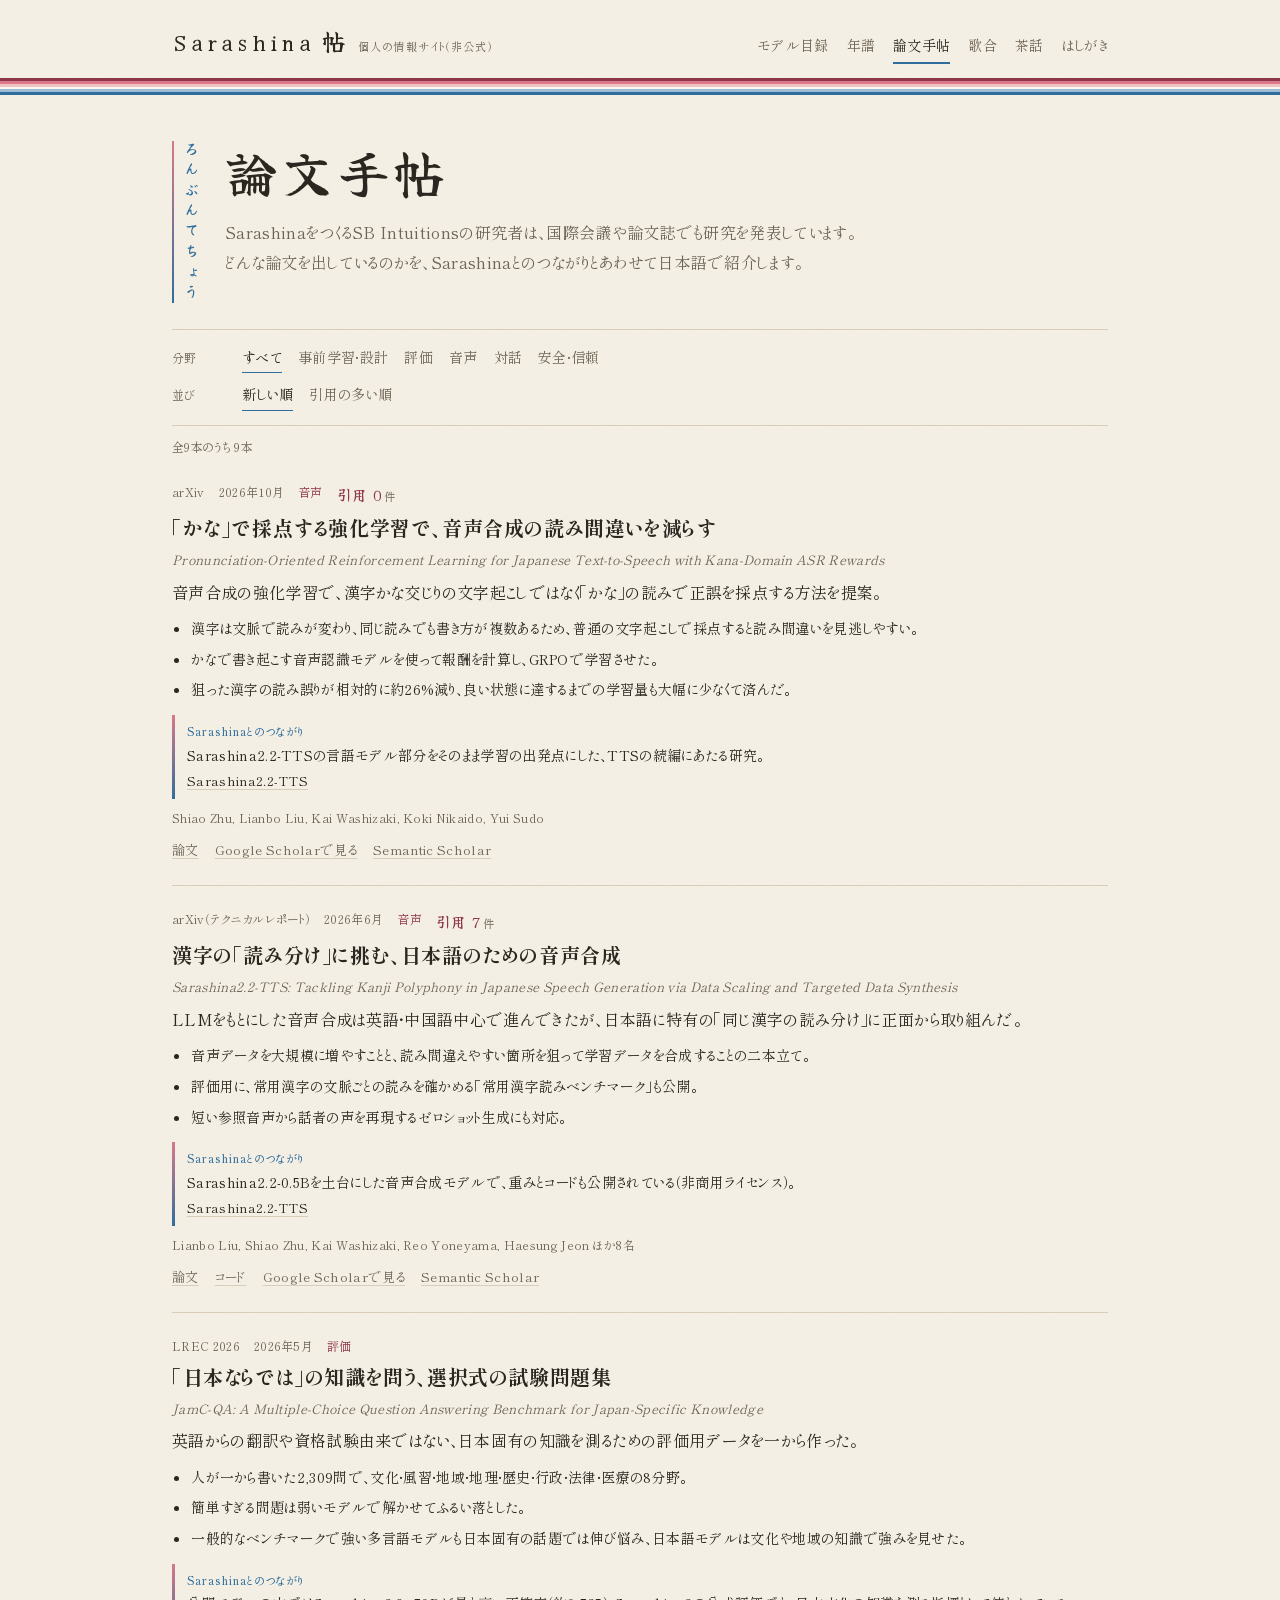
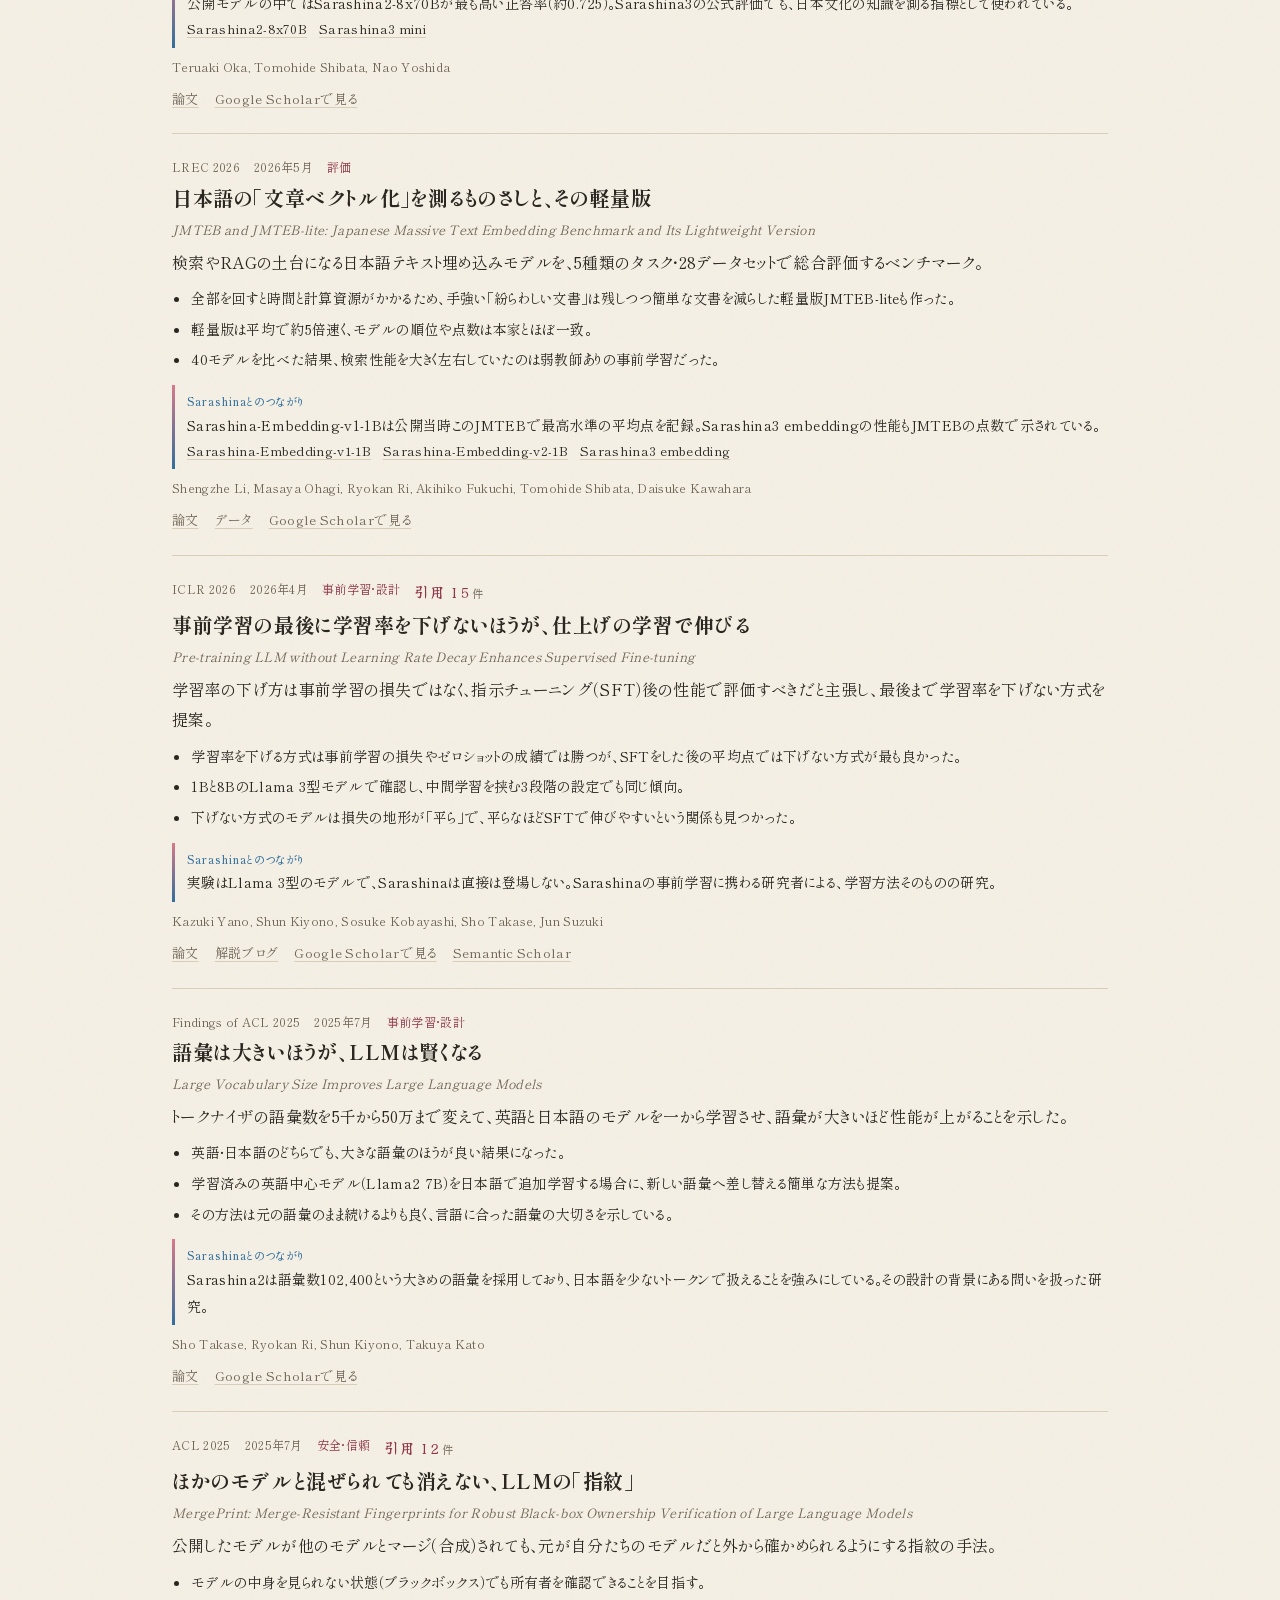
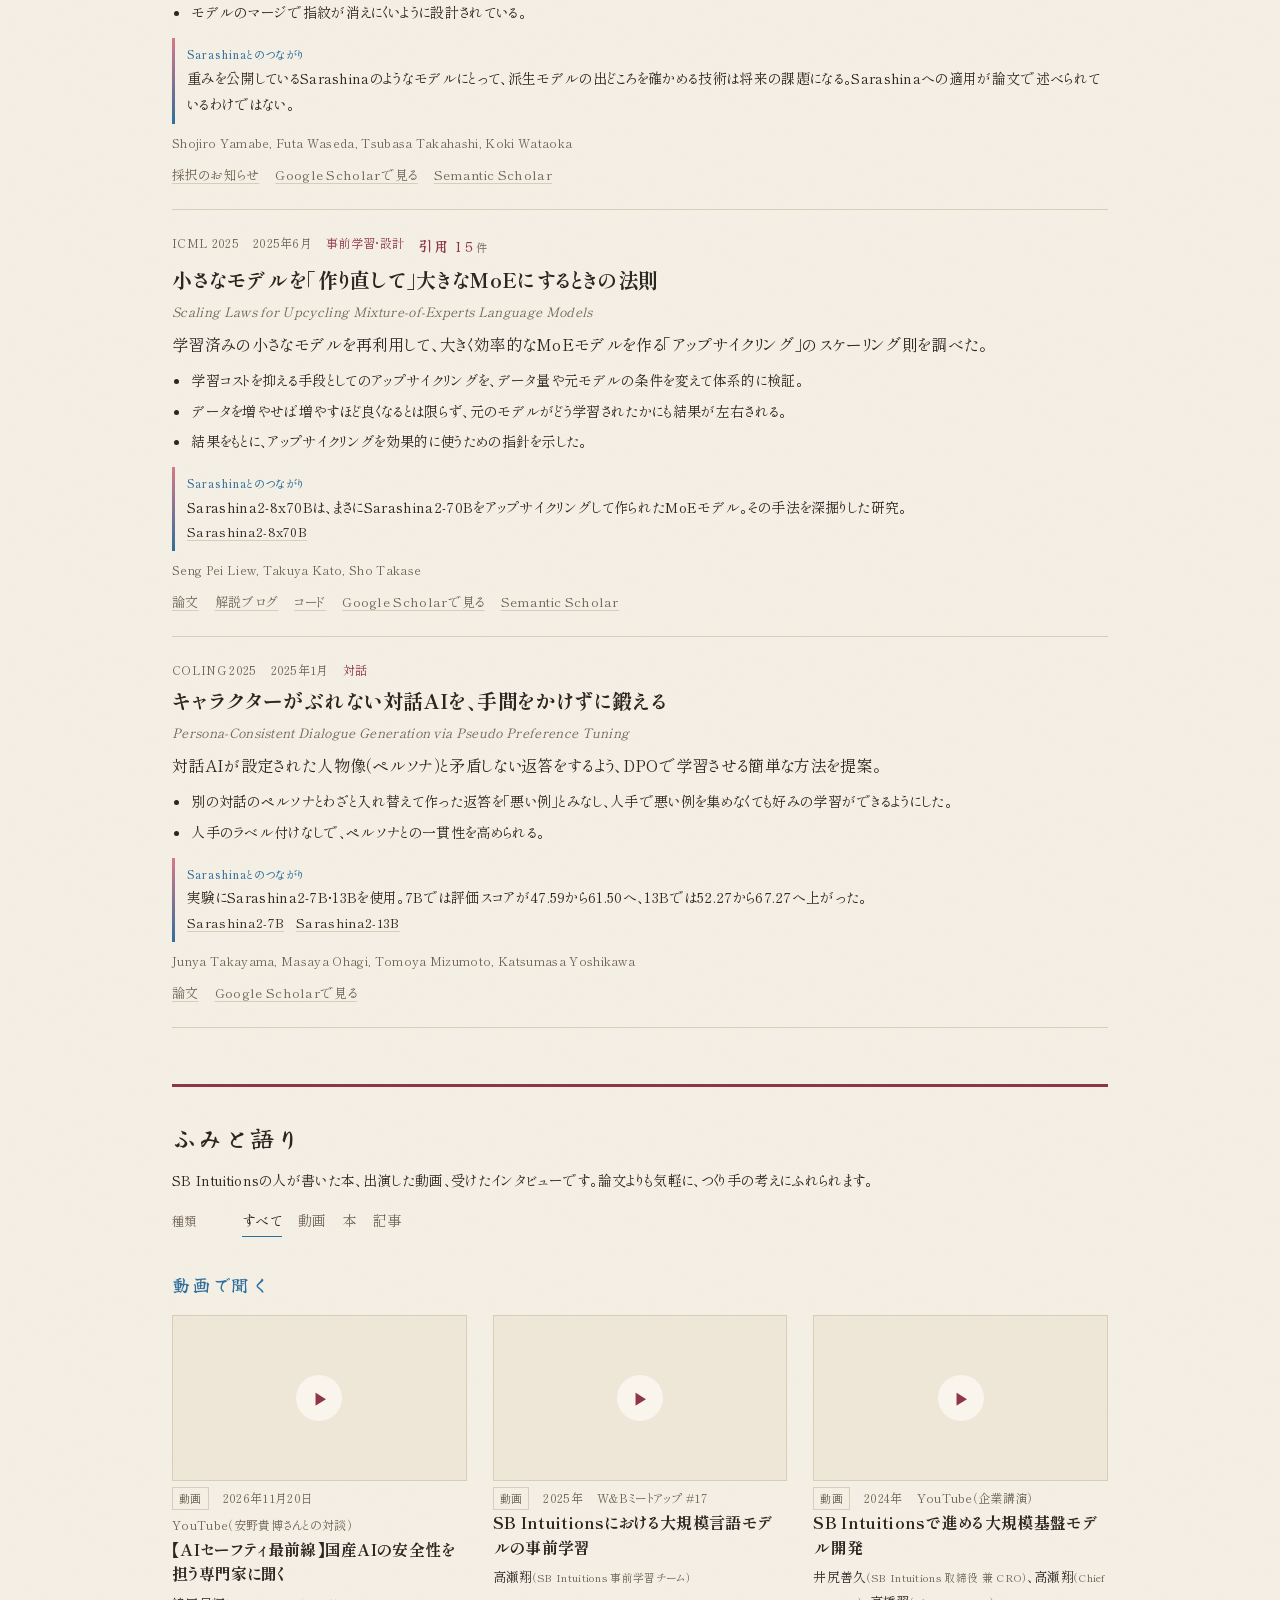
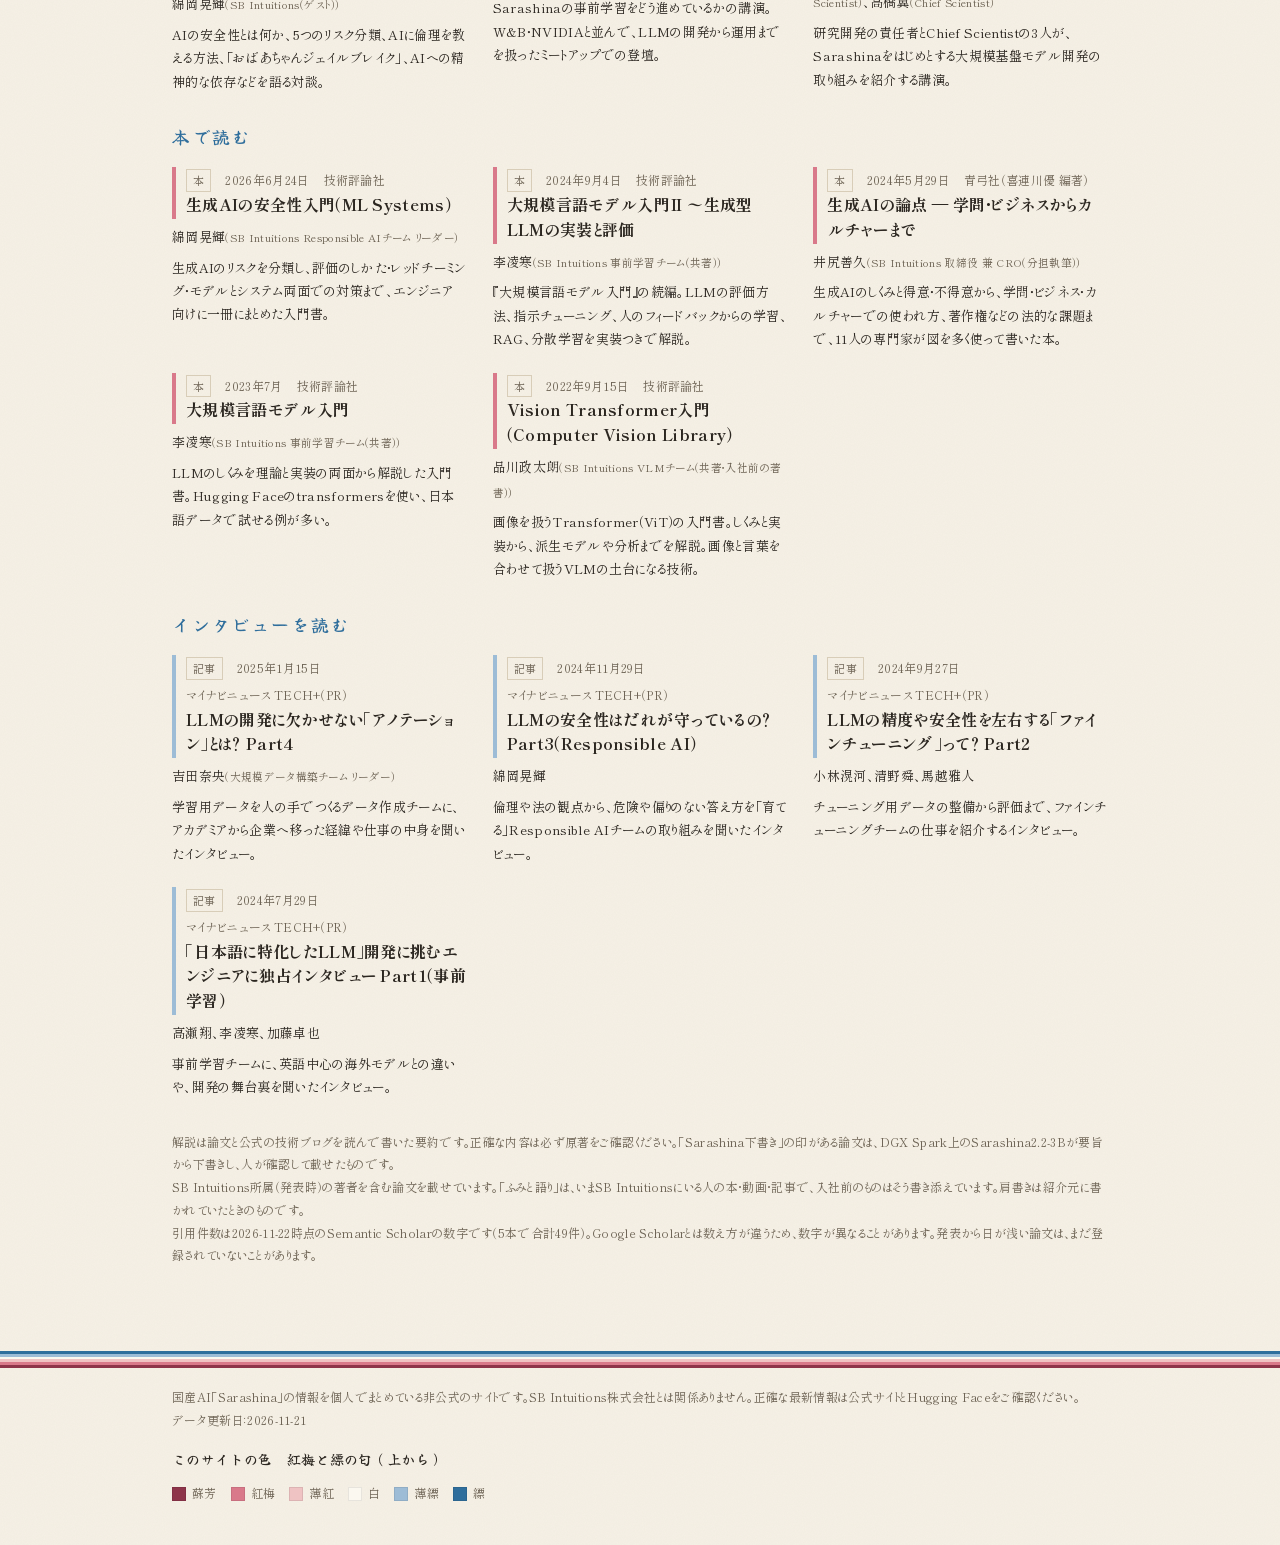
<file: docs/papers.html>
<!DOCTYPE html>
<html lang="ja">
<head>
<meta charset="utf-8">
<meta name="viewport" content="width=device-width, initial-scale=1">
<meta name="theme-color" content="#F6F1E6">
<meta name="color-scheme" content="light only">
<title>論文手帖｜Sarashina 帖（非公式）</title>
<meta name="description" content="SB Intuitionsの研究者が発表した論文を、Sarashinaとのつながりとあわせて日本語でやさしく解説する非公式ページ。">
<style>
/* 3ページ共通のスタイル。色は :root の変数だけを変えれば全体に反映される。 */
/* 書体：見出しは筆の「Yuji Syuku」、本文は「Shippori Mincho」（どちらもGoogle Fonts） */
@import url("https://fonts.googleapis.com/css2?family=Yuji+Syuku&family=Shippori+Mincho:wght@400;600;700&display=swap");

:root {
  color-scheme: light;     /* スマホがダークモードでも、和紙の明るい地で見せる */

  /* 地と墨 */
  --paper: #F6F1E6;        /* 生成りの和紙 */
  --paper-2: #EEE6D6;      /* 練色（ねりいろ） */
  --ink: #2B2620;          /* 墨 */
  --sub: #6E6455;          /* 枯茶（からちゃ）寄りの灰 */
  --rule: #D8CDB8;         /* 砥粉（とのこ）寄り */

  /* 平安装束の色。帯（--juni）と、年譜の色分けに使う */
  --suou: #8E354A;         /* 蘇芳（すおう） */
  --kobai: #D9798A;        /* 紅梅（こうばい） */
  --usubeni: #EFC3C3;      /* 薄紅（うすべに） */
  --shiro: #FBF8F0;        /* 白 */
  --moegi: #9AAE3E;        /* 萌黄（もえぎ） */
  --usuhanada: #9DBCD6;    /* 薄縹（うすはなだ） */
  --hanada: #2F6E9C;       /* 縹（はなだ） */
  --futaai: #6E4F86;       /* 二藍（ふたあい） */
  --kikuchiba: #B4862E;    /* 黄朽葉（きくちば） */
  --aokuchiba: #6B7A33;    /* 青朽葉（あおくちば） */
  --nibi: #9A9387;         /* 鈍色（にびいろ） */
  --ouni: #C0623A;         /* 黄丹（おうに）寄りの丹 */

  --brand: var(--hanada);
  --accent: var(--suou);
  /* 「紅梅の匂」と「縹の匂」を白で分けたかさね（同じ色の濃淡を重ねる） */
  --juni: linear-gradient(180deg,
    var(--suou) 0 3px, var(--kobai) 3px 6px, var(--usubeni) 6px 9px, var(--shiro) 9px 11px,
    var(--usuhanada) 11px 14px, var(--hanada) 14px 17px);
  --kasane-v: linear-gradient(180deg, var(--kobai), var(--hanada));
  --c-company: var(--futaai);
  --c-release: var(--hanada);
  --c-service: var(--kikuchiba);
  --c-hf: var(--aokuchiba);
  --c-world: var(--nibi);
  --c-china: var(--ouni);
  --fude: "Yuji Syuku", "Hiragino Mincho ProN", "Yu Mincho", serif;
  --mincho: "Shippori Mincho", "Hiragino Mincho ProN", "Yu Mincho", serif;
  --gothic: var(--mincho);
}

* { box-sizing: border-box; }
html { -webkit-text-size-adjust: 100%; }
body {
  margin: 0; background: var(--paper); color: var(--ink);
  font-family: var(--mincho); font-size: 16px; line-height: 1.9;
  background-image: url("data:image/svg+xml,%3Csvg xmlns='http://www.w3.org/2000/svg' width='160' height='160'%3E%3Cfilter id='n'%3E%3CfeTurbulence type='fractalNoise' baseFrequency='.9' numOctaves='2' stitchTiles='stitch'/%3E%3CfeColorMatrix values='0 0 0 0 .45 0 0 0 0 .38 0 0 0 0 .28 0 0 0 .06 0'/%3E%3C/filter%3E%3Crect width='160' height='160' filter='url(%23n)'/%3E%3C/svg%3E");
  font-feature-settings: "palt"; letter-spacing: .02em;
}
a { color: inherit; text-decoration-color: var(--rule); text-underline-offset: 3px; }
a:hover { text-decoration-color: var(--brand); }

/* ---- 柱（サイト共通の見出し帯） ---- */
.masthead { position: relative; }
.masthead::after { content: ""; display: block; height: 17px; background: var(--juni); }
.masthead-inner {
  max-width: 980px; margin: 0 auto; padding: 18px 22px 14px;
  display: flex; align-items: baseline; justify-content: space-between; gap: 16px; flex-wrap: wrap;
}
.site-name { font-family: var(--fude); font-weight: 400; font-size: 24px; letter-spacing: .08em; text-decoration: none; }
.site-name small { font-family: var(--gothic); font-weight: 400; font-size: 11px; color: var(--sub); letter-spacing: .1em; margin-left: 10px; }
.site-nav { display: flex; flex-wrap: wrap; gap: 4px 18px; font-size: 14px; }
.site-nav a { text-decoration: none; color: var(--sub); padding-bottom: 3px; border-bottom: 2px solid transparent; }
.site-nav a[aria-current="page"] { color: var(--ink); border-bottom-color: var(--brand); }

/* ---- ページ見出し ---- */
.page-head {
  max-width: 980px; margin: 0 auto; padding: 46px 22px 26px;
  display: grid; grid-template-columns: auto 1fr; gap: 26px; align-items: start;
}
.tate {
  writing-mode: vertical-rl; font-family: var(--fude); font-size: 15px; letter-spacing: .35em;
  color: var(--brand); padding-left: 10px; line-height: 1;
  border-left: 2px solid transparent; border-image: var(--kasane-v) 1;
}
.page-head h1 {
  font-family: var(--fude); font-weight: 400; font-size: clamp(34px, 8vw, 52px);
  line-height: 1.2; margin: 0 0 14px; letter-spacing: .08em;
}
.page-head p { margin: 0; color: var(--sub); max-width: 40em; }

main { max-width: 980px; margin: 0 auto; padding: 0 22px 72px; }

/* ---- 絞り込み（ボタンではなく文字の並び） ---- */
.filters { border-top: 1px solid var(--rule); border-bottom: 1px solid var(--rule); padding: 10px 0; margin-bottom: 8px; }
.filter-row { display: flex; flex-wrap: wrap; align-items: baseline; gap: 4px 16px; padding: 4px 0; font-size: 14px; }
.filter-row .label { color: var(--sub); font-size: 12px; min-width: 4.5em; }
.opt {
  font: inherit; background: none; border: 0; padding: 0 0 2px; cursor: pointer; color: var(--sub);
  border-bottom: 1px solid transparent; letter-spacing: inherit;
}
.opt[aria-pressed="true"] { color: var(--ink); border-bottom-color: var(--brand); }
.opt:focus-visible, .search:focus-visible { outline: 2px solid var(--brand); outline-offset: 2px; }
.search {
  width: 100%; font: inherit; color: var(--ink); background: transparent;
  border: 0; border-bottom: 1px solid var(--rule); padding: 6px 0; margin-bottom: 6px;
}
.search::placeholder { color: var(--sub); }
.count { font-size: 12px; color: var(--sub); margin: 10px 0 0; }

/* ---- 目録の一項目 ---- */
.entry { border-bottom: 1px solid var(--rule); padding: 22px 0; }
.entry-meta { font-size: 12px; color: var(--sub); display: flex; flex-wrap: wrap; gap: 4px 14px; }
.entry-meta .kind { color: var(--accent); }
.entry h2 { font-family: var(--mincho); font-weight: 700; color: var(--ink); font-size: 21px; line-height: 1.45; margin: 4px 0 8px; letter-spacing: .03em; }
.entry p { margin: 6px 0; }
.mark { font-size: 11px; color: var(--sub); border: 1px solid var(--rule); padding: 0 6px; }
.mark.warn { color: var(--c-service); border-color: currentColor; }
.unk { color: var(--sub); }
.links { font-size: 13px; display: flex; flex-wrap: wrap; gap: 4px 16px; margin-top: 8px; color: var(--sub); }

.note { font-size: 12px; color: var(--sub); margin-top: 32px; line-height: 1.9; }

/* ---- 奥付 ---- */
.colophon::before { content: ""; display: block; height: 17px; background: var(--juni); transform: scaleY(-1); }
.colophon-inner { max-width: 980px; margin: 0 auto; padding: 18px 22px 40px; font-size: 12px; color: var(--sub); }

.irome { display: flex; flex-wrap: wrap; gap: 6px 14px; margin-top: 10px; }
.irome span { display: inline-flex; align-items: center; gap: 6px; }
.irome i { width: 14px; height: 14px; display: inline-block; background: var(--c); }
.irome-title { margin-top: 14px; font-family: var(--fude); font-size: 14px; color: var(--ink); }
.irome i { box-shadow: inset 0 0 0 1px rgba(0,0,0,.08); }

.paper:target { background: var(--paper-2); box-shadow: 0 0 0 12px var(--paper-2); }
.paper .orig { font-size: 13px; color: var(--sub); font-style: italic; margin: 0 0 4px; line-height: 1.6; }
.paper h2 { font-size: 20px; }
.paper ul { margin: 8px 0; padding-left: 1.2em; }
.paper li { margin: 4px 0; font-size: 14px; }
.tie { border-left: 3px solid transparent; border-image: var(--kasane-v) 1; padding: 6px 0 6px 12px; margin: 12px 0 8px; font-size: 14px; }
.tie b { display: block; font-size: 11px; color: var(--brand); font-weight: 500; letter-spacing: .1em; }
.authors { font-size: 12px; color: var(--sub); margin-top: 8px; }
.cite { font-family: var(--fude); font-size: 15px; color: var(--accent); }
.cite small { font-family: var(--mincho); font-size: 11px; color: var(--sub); margin-left: 2px; }
.media { margin-top: 56px; padding-top: 28px; border-top: 3px solid transparent; border-image: var(--juni) 1; }
.media h2 { font-family: var(--fude); font-weight: 400; font-size: 24px; letter-spacing: .08em; margin: 0 0 6px; }
.media .lead { font-size: 14px; margin: 0 0 10px; }
.mgroup h3.gh { font-family: var(--fude); font-weight: 400; font-size: 18px; letter-spacing: .1em; margin: 26px 0 0; color: var(--brand); }
.mgrid { display: grid; grid-template-columns: repeat(auto-fill, minmax(260px, 1fr)); gap: 22px 26px; margin-top: 14px; }
.mitem { display: flex; flex-direction: column; gap: 6px; }
.mitem .thumb { display: block; aspect-ratio: 16 / 9; background: var(--paper-2) center / cover no-repeat; border: 1px solid var(--rule); position: relative; }
.mitem .thumb::after { content: "▶"; position: absolute; left: 50%; top: 50%; transform: translate(-50%, -50%);
  width: 46px; height: 46px; border-radius: 50%; background: rgba(251, 248, 240, .9); color: var(--accent);
  display: grid; place-items: center; font-size: 16px; padding-left: 3px; box-sizing: border-box; }
.mitem .spine { border-left: 4px solid var(--kobai); padding: 2px 0 2px 10px; }
.mitem.article .spine { border-left-color: var(--usuhanada); }
.mitem h3 { font-size: 16px; line-height: 1.55; margin: 0; }
.mitem h3 a { color: inherit; text-decoration: none; }
.mitem h3 a:hover { text-decoration: underline; }
.mitem .who { font-size: 13px; }
.mitem .who small { color: var(--sub); }
.mitem .sum { font-size: 13px; line-height: 1.8; margin: 0; }
.models { font-size: 13px; display: flex; flex-wrap: wrap; gap: 2px 12px; }
</style>
</head>
<body>
<header class="masthead"><div class="masthead-inner"><a class="site-name" href="index.html">Sarashina 帖<small>個人の情報サイト（非公式）</small></a><nav class="site-nav" aria-label="サイト内"><a href="models.html">モデル目録</a><a href="timeline.html">年譜</a><a href="papers.html" aria-current="page">論文手帖</a><a href="utaawase.html">歌合</a><a href="chat.html">茶話</a><a href="about.html">はしがき</a></nav></div></header>
<div class="page-head">
  <div class="tate" aria-hidden="true">ろんぶんてちょう</div>
  <div>
    <h1>論文手帖</h1>
    <p>SarashinaをつくるSB Intuitionsの研究者は、国際会議や論文誌でも研究を発表しています。どんな論文を出しているのかを、Sarashinaとのつながりとあわせて日本語で紹介します。</p>
  </div>
</div>
<main>
  <div class="filters">
    <div class="filter-row" id="f-topic">
      <span class="label">分野</span>
      <button class="opt" data-v="all" aria-pressed="true">すべて</button>
      <button class="opt" data-v="pretraining" aria-pressed="false">事前学習・設計</button>
      <button class="opt" data-v="evaluation" aria-pressed="false">評価</button>
      <button class="opt" data-v="speech" aria-pressed="false">音声</button>
      <button class="opt" data-v="dialogue" aria-pressed="false">対話</button>
      <button class="opt" data-v="trust" aria-pressed="false">安全・信頼</button>
    </div>
    <div class="filter-row" id="f-sort" hidden>
      <span class="label">並び</span>
      <button class="opt" data-v="date" aria-pressed="true">新しい順</button>
      <button class="opt" data-v="cite" aria-pressed="false">引用の多い順</button>
    </div>
  </div>
  <p class="count" id="count"></p>
  <div id="list"></div>
  <section class="media" id="media" aria-labelledby="media-h">
    <h2 id="media-h">ふみと語り</h2>
    <p class="lead">SB Intuitionsの人が書いた本、出演した動画、受けたインタビューです。論文よりも気軽に、つくり手の考えにふれられます。</p>
    <div class="filter-row" id="f-media">
      <span class="label">種類</span>
      <button class="opt" data-v="all" aria-pressed="true">すべて</button>
      <button class="opt" data-v="video" aria-pressed="false">動画</button>
      <button class="opt" data-v="book" aria-pressed="false">本</button>
      <button class="opt" data-v="article" aria-pressed="false">記事</button>
    </div>
    <div id="mlist"></div>
  </section>
  <p class="note">
    解説は論文と公式の技術ブログを読んで書いた要約です。正確な内容は必ず原著をご確認ください。「Sarashina下書き」の印がある論文は、DGX Spark上のSarashina2.2-3Bが要旨から下書きし、人が確認して載せたものです。<br>
    SB Intuitions所属（発表時）の著者を含む論文を載せています。「ふみと語り」は、いまSB Intuitionsにいる人の本・動画・記事で、入社前のものはそう書き添えています。肩書きは紹介元に書かれていたときのものです。<br>
    <span id="cite-note"></span>
  </p>
</main>
<footer class="colophon"><div class="colophon-inner">国産AI「Sarashina」の情報を個人でまとめている非公式のサイトです。SB Intuitions株式会社とは関係ありません。正確な最新情報は公式サイトとHugging Faceをご確認ください。<br>データ更新日：<span id="updated"></span><div class="irome-title">このサイトの色　紅梅と縹の匂（上から）</div><div class="irome"><span style="--c:var(--suou)"><i></i>蘇芳</span><span style="--c:var(--kobai)"><i></i>紅梅</span><span style="--c:var(--usubeni)"><i></i>薄紅</span><span style="--c:var(--shiro)"><i></i>白</span><span style="--c:var(--usuhanada)"><i></i>薄縹</span><span style="--c:var(--hanada)"><i></i>縹</span></div></div></footer>

<script id="site-data" type="application/json">{"updated_at": "2026-11-21", "models": [{"id": "sarashina1-7b", "name": "Sarashina1-7B", "generation": "Sarashina1", "kind": "base", "modality": ["text"], "params_b": 7, "architecture": "GPT-NeoX（RoPE）", "training_tokens": "1.0T", "context_length": null, "license": {"name": "MIT", "commercial": true}, "availability": "open_weights", "released": "2024-06-07", "hf_repo": "sbintuitions/sarashina1-7b", "spark": "ok", "notes": "指示チューニングなしの事前学習モデル。", "sources": ["https://huggingface.co/sbintuitions/sarashina1-65b"]}, {"id": "sarashina1-13b", "name": "Sarashina1-13B", "generation": "Sarashina1", "kind": "base", "modality": ["text"], "params_b": 13, "architecture": "GPT-NeoX（RoPE）", "training_tokens": "1.0T", "context_length": null, "license": {"name": "MIT", "commercial": true}, "availability": "open_weights", "released": "2024-06-07", "hf_repo": "sbintuitions/sarashina1-13b", "spark": "ok", "notes": "指示チューニングなしの事前学習モデル。", "sources": ["https://huggingface.co/sbintuitions/sarashina1-65b"]}, {"id": "sarashina1-65b", "name": "Sarashina1-65B", "generation": "Sarashina1", "kind": "base", "modality": ["text"], "params_b": 65, "architecture": "GPT-NeoX（RoPE）、80層、語彙51,200", "training_tokens": "800B", "context_length": null, "license": {"name": "MIT", "commercial": true}, "availability": "open_weights", "released": "2024-06-07", "hf_repo": "sbintuitions/sarashina1-65b", "spark": "quant", "notes": "日本語Common Crawl（クリーニング後 約550Bトークン）で学習。指示チューニングなし。", "sources": ["https://huggingface.co/sbintuitions/sarashina1-65b"]}, {"id": "sarashina2-7b", "name": "Sarashina2-7B", "generation": "Sarashina2", "kind": "base", "modality": ["text"], "params_b": 7, "architecture": "Llama系（RoPE、SwiGLU）、語彙102,400", "training_tokens": "2.1T", "context_length": null, "license": {"name": "MIT", "commercial": true}, "availability": "open_weights", "released": "2024-06-07", "hf_repo": "sbintuitions/sarashina2-7b", "spark": "ok", "notes": "トークナイザは use_fast=False 指定が必要。指示チューニングなし。", "sources": ["https://huggingface.co/sbintuitions/sarashina2-7b", "https://labindex.pages.dev/outputs/sb-intuitions/sarashina2"]}, {"id": "sarashina2-13b", "name": "Sarashina2-13B", "generation": "Sarashina2", "kind": "base", "modality": ["text"], "params_b": 13, "architecture": "Llama系（RoPE、SwiGLU）、語彙102,400", "training_tokens": "2.1T", "context_length": null, "license": {"name": "MIT", "commercial": true}, "availability": "open_weights", "released": "2024-06-07", "hf_repo": "sbintuitions/sarashina2-13b", "spark": "ok", "notes": "Sarashina2-Vision-14Bのベース。指示チューニングなし。", "sources": ["https://labindex.pages.dev/outputs/sb-intuitions/sarashina2"]}, {"id": "sarashina2-70b", "name": "Sarashina2-70B", "generation": "Sarashina2", "kind": "base", "modality": ["text"], "params_b": 70, "architecture": "Llama系、80層、隠れ次元8192、語彙102,400", "training_tokens": "2.1T", "context_length": null, "license": {"name": "MIT", "commercial": true}, "availability": "open_weights", "released": "2024-08-06", "hf_repo": "sbintuitions/sarashina2-70b", "spark": "quant", "notes": "Sarashina2-8x70Bのベース。指示チューニングなし。", "sources": ["https://labindex.pages.dev/outputs/sb-intuitions/sarashina2"]}, {"id": "sarashina2-8x70b", "name": "Sarashina2-8x70B", "generation": "Sarashina2", "kind": "base", "modality": ["text"], "params_b": 465, "architecture": "MoE（Sarashina2-70Bをsparse upcycling）", "training_tokens": null, "context_length": null, "license": {"name": "Sarashina Model NonCommercial License", "commercial": false}, "availability": "open_weights", "released": "2024-11-05", "hf_repo": "sbintuitions/sarashina2-8x70b", "spark": "no", "notes": "公式発表は2024-11-08。BF16推論にはH100×16台が必要とされる。「4,600億パラメータ」はこのモデルの総パラメータ数。", "sources": ["https://huggingface.co/sbintuitions/sarashina2-8x70b", "https://www.sbintuitions.co.jp/en/news/press/20241108_01"]}, {"id": "sarashina2.1-1b", "name": "Sarashina2.1-1B", "generation": "Sarashina2.1", "kind": "base", "modality": ["text"], "params_b": 1, "architecture": null, "training_tokens": "10T（第1段階）", "context_length": null, "license": {"name": null, "commercial": null}, "availability": "open_weights", "released": "2024-11-26", "hf_repo": "sbintuitions/sarashina2.1-1b", "spark": "ok", "notes": "sarashina-embedding-v1-1bのベース。", "sources": ["https://huggingface.co/sbintuitions/sarashina2.1-1b"]}, {"id": "sarashina2.2-0.5b-instruct", "name": "Sarashina2.2-0.5B-instruct-v0.1", "generation": "Sarashina2.2", "kind": "instruct", "modality": ["text"], "params_b": 0.5, "architecture": null, "training_tokens": null, "context_length": null, "license": {"name": "MIT", "commercial": true}, "availability": "open_weights", "released": "2025-02-26", "hf_repo": "sbintuitions/sarashina2.2-0.5b-instruct-v0.1", "spark": "ok", "notes": "Japanese MT Bench 4.55。エッジ・軽量用途。", "sources": ["https://huggingface.co/sbintuitions/sarashina2.2-0.5b-instruct-v0.1"]}, {"id": "sarashina2.2-1b-instruct", "name": "Sarashina2.2-1B-instruct-v0.1", "generation": "Sarashina2.2", "kind": "instruct", "modality": ["text"], "params_b": 1, "architecture": null, "training_tokens": null, "context_length": null, "license": {"name": "MIT", "commercial": true}, "availability": "open_weights", "released": "2025-02-26", "hf_repo": "sbintuitions/sarashina2.2-1b-instruct-v0.1", "spark": "ok", "notes": "Japanese MT Bench 5.09。", "sources": ["https://huggingface.co/sbintuitions/sarashina2.2-1b-instruct-v0.1"]}, {"id": "sarashina2.2-3b-instruct", "name": "Sarashina2.2-3B-instruct-v0.1", "generation": "Sarashina2.2", "kind": "instruct", "modality": ["text"], "params_b": 3, "architecture": null, "training_tokens": null, "context_length": null, "license": {"name": "MIT", "commercial": true}, "availability": "open_weights", "released": "2025-02-26", "hf_repo": "sbintuitions/sarashina2.2-3b-instruct-v0.1", "spark": "ok", "notes": "Elyza-tasks-100 3.75、Japanese MT Bench 6.51。ローカルで動くSarashinaの本命。このサイトの更新担当候補。", "sources": ["https://huggingface.co/sbintuitions/sarashina2.2-3b-instruct-v0.1"]}, {"id": "sarashina2.2-base", "name": "Sarashina2.2-0.5B / 1B / 3B（事前学習）", "generation": "Sarashina2.2", "kind": "base", "modality": ["text"], "params_b": 3, "architecture": null, "training_tokens": null, "context_length": null, "license": {"name": "MIT", "commercial": true}, "availability": "open_weights", "released": "2025-03-03", "hf_repo": "sbintuitions/sarashina2.2-3b", "spark": "ok", "notes": "0.5B・1B・3Bの3サイズ。3段階の学習で構築。ファインチューニングの土台向け。", "sources": ["https://huggingface.co/sbintuitions/sarashina2.2-3b", "https://huggingface.co/sbintuitions/sarashina2.2-1b"], "short": "0.5〜3B", "hf_repos": ["sbintuitions/sarashina2.2-0.5b", "sbintuitions/sarashina2.2-1b", "sbintuitions/sarashina2.2-3b"]}, {"id": "sarashina2-vision-8b", "name": "Sarashina2-Vision-8B", "generation": "Sarashina2", "kind": "vision", "modality": ["text", "image"], "params_b": 8, "architecture": null, "training_tokens": null, "context_length": null, "license": {"name": null, "commercial": null}, "availability": "open_weights", "released": "2025-03-09", "hf_repo": "sbintuitions/sarashina2-vision-8b", "spark": "ok", "notes": "画像理解（VLM）。", "sources": ["https://huggingface.co/sbintuitions/sarashina2-vision-8b"]}, {"id": "sarashina2-vision-14b", "name": "Sarashina2-Vision-14B", "generation": "Sarashina2", "kind": "vision", "modality": ["text", "image"], "params_b": 14, "architecture": "Sarashina2-13B ＋ Qwen2-VL-7Bの画像エンコーダ", "training_tokens": null, "context_length": null, "license": {"name": "MIT", "commercial": true}, "availability": "open_weights", "released": "2025-03-09", "hf_repo": "sbintuitions/sarashina2-vision-14b", "spark": "ok", "notes": "画像理解（VLM）。", "sources": ["https://huggingface.co/sbintuitions/sarashina2-vision-14b"]}, {"id": "sarashina-embedding-v1-1b", "name": "Sarashina-Embedding-v1-1B", "generation": "Embedding", "kind": "embedding", "modality": ["text"], "params_b": 1.2, "architecture": "Sarashina2.1-1Bベース、1,792次元", "training_tokens": null, "context_length": 8192, "license": {"name": "Sarashina Model NonCommercial License", "commercial": false}, "availability": "open_weights", "released": "2024-11-22", "hf_repo": "sbintuitions/sarashina-embedding-v1-1b", "spark": "ok", "notes": "公開当時、JMTEB 16データセット平均で最高水準。", "sources": ["https://huggingface.co/sbintuitions/sarashina-embedding-v1-1b"], "lineage": "Sarashina2.1"}, {"id": "sarashina-embedding-v2-1b", "name": "Sarashina-Embedding-v2-1B", "generation": "Embedding", "kind": "embedding", "modality": ["text"], "params_b": 1, "architecture": null, "training_tokens": null, "context_length": 8192, "license": {"name": "Sarashina Model NonCommercial License", "commercial": false}, "availability": "open_weights", "released": "2025-07-30", "hf_repo": "sbintuitions/sarashina-embedding-v2-1b", "spark": "ok", "notes": "", "sources": ["https://www.issoh.co.jp/tech/details/11856/"], "lineage": "Sarashina2.2"}, {"id": "sarashina2.2-vision-3b", "name": "Sarashina2.2-Vision-3B", "generation": "Sarashina2.2", "kind": "vision", "modality": ["text", "image"], "params_b": 3.8, "architecture": null, "training_tokens": null, "context_length": null, "license": {"name": "MIT", "commercial": true}, "availability": "open_weights", "released": "2025-11-19", "hf_repo": "sbintuitions/sarashina2.2-vision-3b", "spark": "ok", "notes": "画像理解（VLM）。", "sources": ["https://www.issoh.co.jp/tech/details/11856/"]}, {"id": "sarashina2-mini", "name": "Sarashina2 mini", "generation": "Sarashina2", "kind": "instruct", "modality": ["text"], "params_b": null, "architecture": null, "training_tokens": null, "context_length": null, "license": {"name": "API（提供元の利用規約に従う）", "commercial": null}, "availability": "api", "released": "2025-11", "hf_repo": null, "spark": "api", "notes": "商用APIとして提供。Sarashina3の提供開始に伴い、旧Sarashina APIは新規申し込みを終了。", "sources": ["https://weel.co.jp/media/tech/sarashina/", "https://www.issoh.co.jp/tech/details/11856/"]}, {"id": "sarashina2.2-ocr", "name": "Sarashina2.2-OCR", "generation": "Sarashina2.2", "kind": "ocr", "modality": ["text", "image"], "params_b": 3, "architecture": null, "training_tokens": null, "context_length": null, "license": {"name": "MIT", "commercial": true}, "availability": "open_weights", "released": "2026-03-22", "hf_repo": "sbintuitions/sarashina2.2-ocr", "spark": "ok", "notes": "日英ドキュメントOCR。縦書きや複雑なレイアウトの日本語文書に強い（VJRODaでCER 22.6）。HF上の表示は4B。", "sources": ["https://huggingface.co/sbintuitions/sarashina2.2-ocr", "https://www.issoh.co.jp/tech/details/11856/"]}, {"id": "sarashina2.2-tts", "name": "Sarashina2.2-TTS", "generation": "Sarashina2.2", "kind": "tts", "modality": ["text", "audio"], "params_b": 0.8, "architecture": "Sarashina2.2-0.5Bベース", "training_tokens": null, "context_length": null, "license": {"name": "Sarashina Model NonCommercial License", "commercial": false}, "availability": "open_weights", "released": "2026-04-16", "hf_repo": "sbintuitions/sarashina2.2-tts", "spark": "ok", "notes": "日本語中心の音声合成。短い参照音声からのゼロショット話者生成、ナレーション・放送・会話などの話し方、日英の混在に対応。", "sources": ["https://huggingface.co/sbintuitions/sarashina2.2-tts"]}, {"id": "sarashina3-mini", "name": "Sarashina3 mini", "generation": "Sarashina3", "kind": "instruct", "modality": ["text"], "params_b": null, "architecture": "フルスクラッチ開発", "training_tokens": "約30T", "context_length": 131072, "license": {"name": "API（提供元の利用規約に従う）", "commercial": null}, "availability": "api", "released": "2026-06-30", "hf_repo": null, "spark": "api", "notes": "標準モデル。ツール呼び出し対応。公式評価で全体的にGPT-4.1やQwen3-235B-A22B-Instruct-2507と同程度、日本文化QA（JamC-QA）では上回る。Cloud PF Type Aと、無償ベータの「Sarashinaサービス」で利用可能。", "sources": ["https://www.sbintuitions.co.jp/blog/entry/2026/06/30/100000/", "https://docs.sarashina.ai/models"]}, {"id": "sarashina3-nano", "name": "Sarashina3 nano", "generation": "Sarashina3", "kind": "instruct", "modality": ["text"], "params_b": null, "architecture": "フルスクラッチ開発", "training_tokens": "約30T", "context_length": 131072, "license": {"name": "API（提供元の利用規約に従う）", "commercial": null}, "availability": "api", "released": "2026-06-30", "hf_repo": null, "spark": "api", "notes": "軽量・高速モデル。分類・タグ付け・要約などの大量処理向け。公式評価で日本語などでQwen3-4B-Instruct-2507を上回る。", "sources": ["https://www.sbintuitions.co.jp/blog/entry/2026/06/30/100000/", "https://docs.sarashina.ai/models"]}, {"id": "sarashina3-guard", "name": "Sarashina3 guard", "generation": "Sarashina3", "kind": "guard", "modality": ["text"], "params_b": null, "architecture": null, "training_tokens": null, "context_length": 65536, "license": {"name": "API（提供元の利用規約に従う）", "commercial": null}, "availability": "api", "released": "2026-06-30", "hf_repo": null, "spark": "api", "notes": "入力の安全性を判定する専用モデル（文章は生成しない）。有害な入力にはT1〜T12のカテゴリコードを返す。", "sources": ["https://docs.sarashina.ai/models"]}, {"id": "sarashina3-embedding", "name": "Sarashina3 embedding", "generation": "Sarashina3", "kind": "embedding", "modality": ["text"], "params_b": null, "architecture": "1,536次元（256次元まで削減可）", "training_tokens": null, "context_length": 8000, "license": {"name": "API（提供元の利用規約に従う）", "commercial": null}, "availability": "api", "released": "2026-06-30", "hf_repo": null, "spark": "api", "notes": "検索・分類・クラスタリングなど7種類のタスク指定に対応。", "sources": ["https://docs.sarashina.ai/models"]}, {"id": "sarashina3-rerank", "name": "Sarashina3 rerank", "generation": "Sarashina3", "kind": "rerank", "modality": ["text"], "params_b": null, "architecture": "クロスエンコーダ", "training_tokens": null, "context_length": 8000, "license": {"name": "API（提供元の利用規約に従う）", "commercial": null}, "availability": "api", "released": "2026-06-30", "hf_repo": null, "spark": "api", "notes": "検索結果やRAG候補の並べ替え。独自の順位付けルールを指定できるCUSTOMIZEモードあり。", "sources": ["https://docs.sarashina.ai/models"]}, {"id": "sarashina3-translate", "name": "Sarashina3 translate", "generation": "Sarashina3", "kind": "translate", "modality": ["text"], "params_b": null, "architecture": null, "training_tokens": null, "context_length": null, "license": {"name": "API（提供元の利用規約に従う）", "commercial": null}, "availability": "api", "released": "2026-10-13", "hf_repo": null, "spark": "api", "notes": "日英・英日翻訳。無償ベータ「Sarashinaサービス」で公開。後継はSarashina3.2 translate。", "sources": ["https://www.watch.impress.co.jp/docs/news/2147706.html"]}, {"id": "sarashina3.2-mini-thinking", "name": "Sarashina3.2 mini thinking", "generation": "Sarashina3.2", "kind": "thinking", "modality": ["text"], "params_b": null, "architecture": null, "training_tokens": null, "context_length": 131072, "license": {"name": "API（提供元の利用規約に従う）", "commercial": null}, "availability": "api", "released": "2026-10-29", "hf_repo": null, "spark": "api", "notes": "Sarashina初の思考（推論）モデル。reasoning_effortでlow/medium/highの3段階を指定。ツール呼び出し・Web検索・コーディングが向上。", "sources": ["https://www.sbbit.jp/article/cont1/187994", "https://docs.sarashina.ai/models"]}, {"id": "sarashina3.2-translate", "name": "Sarashina3.2 translate", "generation": "Sarashina3.2", "kind": "translate", "modality": ["text"], "params_b": null, "architecture": null, "training_tokens": null, "context_length": null, "license": {"name": "API（提供元の利用規約に従う）", "commercial": null}, "availability": "api", "released": null, "hf_repo": null, "spark": "api", "notes": "Sarashina3 translateの後継。入力は最大5,000文字。日本語出力の文体（である調／です・ます調）を指定可能（ベータ）。", "sources": ["https://docs.sarashina.ai/models"]}], "events": [{"id": "founded", "date": "2023-08-04", "kind": "company", "title": "SB Intuitions が本格稼働", "summary": "2023年3月に準備会社として設立され、8月1日に社名をSB Intuitionsに変更。日本語に特化した国産LLMの研究開発会社として本格稼働を発表。", "models": [], "sources": ["https://www.softbank.jp/corp/news/press/sbkk/2023/20230804_02"]}, {"id": "sarashina1-2-open", "date": "2024-06-14", "kind": "release", "title": "Sarashina1・Sarashina2 を同時公開", "summary": "条件の異なる2系統の事前学習モデルを研究開発の促進のために公開。どちらも指示チューニングなしのモデル。", "models": ["sarashina1-7b", "sarashina1-13b", "sarashina1-65b", "sarashina2-7b", "sarashina2-13b"], "sources": ["https://www.sbintuitions.co.jp/en/news/press/20240614_01/"]}, {"id": "sarashina2-70b-open", "date": "2024-08-07", "kind": "release", "title": "Sarashina2-70B を公開", "summary": "700億パラメータのモデルをMITライセンスで公開。のちの8x70Bのベースになる。", "models": ["sarashina2-70b"], "sources": ["https://www.sbintuitions.co.jp/en/news/press/20240614_01/"]}, {"id": "sarashina2-8x70b-open", "date": "2024-11-08", "kind": "release", "title": "Sarashina2-8x70B（4,600億パラメータ級MoE）を公開", "summary": "Sarashina2-70Bをsparse upcyclingで拡張したMixture-of-Expertsモデル。社内の複数の日本語ベンチマークで最高性能。", "models": ["sarashina2-8x70b"], "sources": ["https://www.sbintuitions.co.jp/en/news/press/20241108_01"]}, {"id": "sarashina2-mini-api", "date": "2025-11", "kind": "service", "title": "Sarashina2 mini の商用API提供を開始", "summary": "Sarashinaシリーズとして初めて、商用APIとして提供。", "models": ["sarashina2-mini"], "sources": ["https://weel.co.jp/media/tech/sarashina/"]}, {"id": "cloud-pf-type-a", "date": "2026-04-17", "kind": "service", "title": "ソフトバンクが「Cloud PF Type A」でのSarashina提供を発表", "summary": "Oracle Alloyを採用したソブリンクラウドで、Sarashinaを使った生成AIサービスを6月から順次提供すると発表。", "models": [], "sources": ["https://internet.watch.impress.co.jp/docs/news/2102336.html"]}, {"id": "sarashina3-launch", "date": "2026-06-30", "kind": "release", "title": "Sarashina3 シリーズ提供開始", "summary": "約30兆トークンで学習したフルスクラッチの第3世代。mini・nano・guard・embedding・rerankの5モデルを、国内データセンターのCloud PF Type Aで提供。", "models": ["sarashina3-mini", "sarashina3-nano", "sarashina3-guard", "sarashina3-embedding", "sarashina3-rerank"], "sources": ["https://www.sbintuitions.co.jp/blog/entry/2026/06/30/100000/", "https://www.sbbit.jp/article/cont1/185977"]}, {"id": "sarashina-service-beta", "date": "2026-10-13", "kind": "service", "title": "「Sarashinaサービス」無償ベータ版を公開", "summary": "Googleアカウントで誰でも使えるAPIとチャットを無料で公開。translateを加えた6モデルが利用可能に。", "models": ["sarashina3-translate"], "sources": ["https://www.watch.impress.co.jp/docs/news/2147706.html"]}, {"id": "sarashina3.2-thinking", "date": "2026-10-29", "kind": "release", "title": "初の思考モデル「Sarashina3.2 mini thinking」を発表", "summary": "回答前に推論するSarashina初の思考モデル。思考の深さを3段階で指定でき、ツール呼び出し・Web検索・コーディングが向上。", "models": ["sarashina3.2-mini-thinking"], "sources": ["https://www.sbbit.jp/article/cont1/187994"]}], "world": [{"id": "gpt-4", "date": "2023-03-14", "company": "openai", "title": "GPT-4 発表", "summary": "画像入力にも対応したマルチモーダルモデル。有料のChatGPT Plusで提供開始。", "sources": ["https://openai.com/GPT-4", "https://forest.watch.impress.co.jp/docs/news/1485848.html"]}, {"id": "gemini-1", "date": "2023-12-06", "company": "google", "title": "Gemini 1.0 発表", "summary": "Ultra・Pro・Nanoの3サイズ。最初からマルチモーダルで学習したモデルとして登場し、Bardに搭載。", "sources": ["https://news.mynavi.jp/article/20231207-2834930/"]}, {"id": "gpt-4o", "date": "2024-05-13", "company": "openai", "title": "GPT-4o 発表", "summary": "テキスト・音声・画像をリアルタイムに扱うモデル。ChatGPTの無料ユーザーにも提供。", "sources": ["https://openai.com/ja-JP/index/hello-gpt-4o/"]}, {"id": "claude-3-5-sonnet", "date": "2024-06-20", "company": "anthropic", "title": "Claude 3.5 Sonnet 発表", "summary": "Claude 3 Opusの2倍の速度で、多くのベンチマークでGPT-4oと同等以上。", "sources": ["https://forest.watch.impress.co.jp/docs/news/1602260.html"]}, {"id": "deepseek-v3", "date": "2024-12-26", "company": "deepseek", "title": "DeepSeek-V3 公開", "summary": "総パラメータ6710億（うち370億が動く）のMoEモデルを重みごと公開。GPT-4o級の性能を、制限付きのH800 GPUと低い学習費用で実現したとされ、翌月の騒ぎの下地になった。", "sources": ["https://www.deepseek.com/en/news/deepseek-v3/", "https://gigazine.net/gsc_news/en/20241227-deepseek-v3"]}, {"id": "deepseek-shock", "date": "2025-01-27", "company": "deepseek", "title": "DeepSeekショック（DeepSeek-R1）", "summary": "1月に公開された推論モデルR1がOpenAI o1に迫ると話題になり、米国市場でAI関連株が急落。エヌビディアは1日で株価が約17%下がり、時価総額が史上最大の5890億ドル減った。", "sources": ["https://forbesjapan.com/articles/detail/76755", "https://www.businessinsider.jp/article/stock-selloff-ai-deepseek-nvidia-investing-bull-market-strategy-2025-1/"]}, {"id": "qwen3", "date": "2025-04-29", "company": "alibaba", "title": "Qwen3 公開（アリババ）", "summary": "0.6B〜32Bの6モデルと、MoEの30B・235Bの計8モデルをすべてオープンに。考える／考えないを切り替える「ハイブリッド推論」を初めて搭載。", "sources": ["https://cloud.watch.impress.co.jp/docs/news/2011436.html", "https://www.alibabacloud.com/press-room/alibaba-introduces-qwen3-setting-new-benchmark"]}, {"id": "kimi-k2", "date": "2025-07-11", "company": "moonshot", "title": "Kimi K2 公開（Moonshot AI）", "summary": "総パラメータ1兆のMoEモデルをオープンに公開。独自の最適化手法MuonClipで大規模な学習を安定させ、コーディングやエージェントの性能で注目された。", "sources": ["https://www.itmedia.co.jp/aiplus/articles/2507/15/news051.html", "https://gihyo.jp/article/2025/07/kimi-k2"]}, {"id": "glm-4-5", "date": "2025-07-28", "company": "zhipu", "title": "GLM-4.5 公開（Zhipu AI、のちのZ.ai）", "summary": "推論・コーディング・エージェントを一つにまとめたオープンモデル。この頃から社名をZ.aiとして海外展開を強める。", "sources": ["https://www.digitimes.com/news/a20250729VL204.html", "https://simonwillison.net/2025/Jul/28/"]}, {"id": "gpt-5", "date": "2025-08-07", "company": "openai", "title": "GPT-5 発表", "summary": "高速応答と深い推論を自動で切り替える統合システム。無料ユーザーを含む全ユーザーに提供。", "sources": ["https://openai.com/ja-JP/index/gpt-5-new-era-of-work/"]}, {"id": "kimi-k2-thinking", "date": "2025-11-06", "company": "moonshot", "title": "Kimi K2 Thinking 公開", "summary": "K2に考える力を加えたオープンな推論モデル。人の手を借りずに200〜300回続けて道具を呼び出せるとされた。", "sources": ["https://siliconangle.com/2025/11/07/moonshot-launches-open-source-kimi-k2-thinking-ai-trillion-parameters-reasoning-capabilities/"]}, {"id": "gemini-3", "date": "2025-11-18", "company": "google", "title": "Gemini 3 発表", "summary": "Gemini 3 Proを公開。推論とマルチモーダル理解で前世代のGemini 2.5 Proを大きく上回る。", "sources": ["https://news.mynavi.jp/article/20251119-3687422/"]}, {"id": "claude-opus-4-6", "date": "2026-02-05", "company": "anthropic", "title": "Claude Opus 4.6 発表", "summary": "コーディングと長時間の作業継続を強化。Opusクラスで初めて100万トークンの文脈（ベータ）に対応。", "sources": ["https://itbrief.co.uk/story/anthropic-unveils-claude-opus-4-6-for-deeper-coding-work"]}, {"id": "glm-5", "date": "2026-02-11", "company": "zhipu", "title": "GLM-5 公開（Z.ai）", "summary": "総パラメータ7440億のオープンモデルをMITライセンスで公開。「長い作業をこなすエージェント」を前面に出し、Claude Opus 4.5に迫るとした。Zhipuは同年1月に香港で上場。", "sources": ["https://huggingface.co/blog/mlabonne/glm-5", "https://the-decoder.com/chinese-ai-lab-zhipu-releases-glm-5-under-mit-license-claims-parity-with-top-western-models/"]}, {"id": "qwen3-5", "date": "2026-02-16", "company": "alibaba", "title": "Qwen3.5 公開（アリババ）", "summary": "文章・画像・動画をはじめから一緒に学んだネイティブなマルチモーダルモデル。旗艦の397B-A17Bを重みごと公開し、春節前の中国勢の新モデルラッシュの一つになった。", "sources": ["https://www.alibabagroup.com/document-1960233590314762240", "https://gigazine.net/gsc_news/en/20260217-qwen3-5-397b-a17b"]}, {"id": "claude-mythos-preview", "date": "2026-04-07", "company": "anthropic", "title": "Claude Mythos Preview 発表", "summary": "高度なサイバー能力を持つため、一部の組織に限定して提供された最上位モデル。", "sources": ["https://gigazine.net/news/20260610-claude-mythos-fable/"]}, {"id": "deepseek-v4", "date": "2026-04-24", "company": "deepseek", "title": "DeepSeek-V4 プレビュー公開", "summary": "R1からほぼ1年。V4-ProとV4-Flashの2種類を重みごと公開し、100万トークンの文脈を安く使えることを打ち出した。", "sources": ["https://www.deepseek.com/en/transparency/", "https://thenextweb.com/news/deepseek-v4-pro-flash-launch-open-source"]}, {"id": "gemini-3-5-flash", "date": "2026-05", "company": "google", "title": "Gemini 3.5 Flash 発表（Google I/O 2026）", "summary": "Gemini 3.5ファミリーの第一弾。高速なFlash系ながらGemini 3.1 Pro並みの賢さ。", "sources": ["https://k-tai.watch.impress.co.jp/docs/news/2110020.html"]}, {"id": "claude-fable-5", "date": "2026-06-09", "company": "anthropic", "title": "Claude Fable 5・Mythos 5 発表", "summary": "Mythosクラスの能力をセーフガード付きで初めて一般公開。", "sources": ["https://www.itmedia.co.jp/news/article/2606/10/1260610058/"]}, {"id": "glm-5-2", "date": "2026-06-13", "company": "zhipu", "title": "GLM-5.2 公開（Z.ai）", "summary": "長時間の自律的なコーディング向けの旗艦モデル。100万トークンの文脈に対応し、重みはMITライセンスで公開。", "sources": ["https://aiweekly.co/alerts/zais-glm-52-brings-1m-token-context-to-open-weight-coding", "https://infoworld.com/article/4186136/z-ai-pitches-glm-5-2-for-long-running-software-engineering-tasks.html"]}, {"id": "gpt-5-6", "date": "2026-06-26", "company": "openai", "title": "GPT-5.6（Sol・Terra・Luna）発表", "summary": "米国政府の要請により、限定プレビューから段階的に提供。", "sources": ["https://openai.com/ja-JP/index/previewing-gpt-5-6-sol/"]}, {"id": "kimi-k3", "date": "2026-07-16", "company": "moonshot", "title": "Kimi K3 発表（Kimiショック）", "summary": "総パラメータ2.8兆の、過去最大級のオープンウェイトモデル。Arenaのコーディング部門で中国のモデルとして初めて首位になり、「DeepSeekショックの再来」と言われた。", "sources": ["https://axios.com/2026/07/16/moonshot-kimi-ai-china-model-openai-anthropic", "https://english.ahram.org.eg/News/573092.aspx", "https://agora-web.jp/archives/260717062310.html"]}, {"id": "gemini-3-6-flash", "date": "2026-07-21", "company": "google", "title": "Gemini 3.6 Flash など3モデル発表", "summary": "効率と価格を重視した新モデル群。Gemini 4の事前学習も予告。", "sources": ["https://forest.watch.impress.co.jp/docs/news/2126740.html"]}, {"id": "gpt-6-astra", "date": "2026-09-03", "company": "openai", "title": "GPT-6 Astra 発表", "summary": "コンピューター操作やコーディングを大きく強化した新世代モデル。一部の組織から提供開始。", "sources": ["https://openai.com/ja-JP/index/gpt-6-astra/"]}], "papers": [{"id": "kana-reward-rl", "title": "Pronunciation-Oriented Reinforcement Learning for Japanese Text-to-Speech with Kana-Domain ASR Rewards", "title_ja": "「かな」で採点する強化学習で、音声合成の読み間違いを減らす", "authors": ["Shiao Zhu", "Lianbo Liu", "Kai Washizaki", "Koki Nikaido", "Yui Sudo"], "venue": "arXiv", "date": "2026-10", "topic": "speech", "summary": "音声合成の強化学習で、漢字かな交じりの文字起こしではなく「かな」の読みで正誤を採点する方法を提案。", "points": ["漢字は文脈で読みが変わり、同じ読みでも書き方が複数あるため、普通の文字起こしで採点すると読み間違いを見逃しやすい。", "かなで書き起こす音声認識モデルを使って報酬を計算し、GRPOで学習させた。", "狙った漢字の読み誤りが相対的に約26%減り、良い状態に達するまでの学習量も大幅に少なくて済んだ。"], "sarashina": "Sarashina2.2-TTSの言語モデル部分をそのまま学習の出発点にした、TTSの続編にあたる研究。", "models": ["sarashina2.2-tts"], "links": {"paper": "https://arxiv.org/abs/2610.07575"}, "sources": ["https://arxiv.org/html/2610.07575v1"]}, {"id": "sarashina2.2-tts", "title": "Sarashina2.2-TTS: Tackling Kanji Polyphony in Japanese Speech Generation via Data Scaling and Targeted Data Synthesis", "title_ja": "漢字の「読み分け」に挑む、日本語のための音声合成", "authors": ["Lianbo Liu", "Shiao Zhu", "Kai Washizaki", "Reo Yoneyama", "Haesung Jeon", "Mengjie Zhao", "Yusuke Fujita", "Hao Shi", "Nao Yoshida", "Yuan Gao", "Roman Koshkin", "Yukiya Hono", "Yui Sudo"], "venue": "arXiv（テクニカルレポート）", "date": "2026-06", "topic": "speech", "summary": "LLMをもとにした音声合成は英語・中国語中心で進んできたが、日本語に特有の「同じ漢字の読み分け」に正面から取り組んだ。", "points": ["音声データを大規模に増やすことと、読み間違えやすい箇所を狙って学習データを合成することの二本立て。", "評価用に、常用漢字の文脈ごとの読みを確かめる「常用漢字読みベンチマーク」も公開。", "短い参照音声から話者の声を再現するゼロショット生成にも対応。"], "sarashina": "Sarashina2.2-0.5Bを土台にした音声合成モデルで、重みとコードも公開されている（非商用ライセンス）。", "models": ["sarashina2.2-tts"], "links": {"paper": "https://arxiv.org/abs/2606.25369", "code": "https://github.com/sbintuitions/sarashina2.2-tts"}, "sources": ["https://arxiv.org/html/2606.25369v1", "https://huggingface.co/sbintuitions/sarashina2.2-tts"]}, {"id": "jamc-qa", "title": "JamC-QA: A Multiple-Choice Question Answering Benchmark for Japan-Specific Knowledge", "title_ja": "「日本ならでは」の知識を問う、選択式の試験問題集", "authors": ["Teruaki Oka", "Tomohide Shibata", "Nao Yoshida"], "venue": "LREC 2026", "date": "2026-05", "topic": "evaluation", "summary": "英語からの翻訳や資格試験由来ではない、日本固有の知識を測るための評価用データを一から作った。", "points": ["人が一から書いた2,309問で、文化・風習・地域・地理・歴史・行政・法律・医療の8分野。", "簡単すぎる問題は弱いモデルで解かせてふるい落とした。", "一般的なベンチマークで強い多言語モデルも日本固有の話題では伸び悩み、日本語モデルは文化や地域の知識で強みを見せた。"], "sarashina": "公開モデルの中ではSarashina2-8x70Bが最も高い正答率（約0.725）。Sarashina3の公式評価でも、日本文化の知識を測る指標として使われている。", "models": ["sarashina2-8x70b", "sarashina3-mini"], "links": {"paper": "https://aclanthology.org/2026.lrec-1.356/"}, "sources": ["https://aclanthology.org/2026.lrec-1.356.pdf"]}, {"id": "jmteb", "title": "JMTEB and JMTEB-lite: Japanese Massive Text Embedding Benchmark and Its Lightweight Version", "title_ja": "日本語の「文章ベクトル化」を測るものさしと、その軽量版", "authors": ["Shengzhe Li", "Masaya Ohagi", "Ryokan Ri", "Akihiko Fukuchi", "Tomohide Shibata", "Daisuke Kawahara"], "venue": "LREC 2026", "date": "2026-05", "topic": "evaluation", "summary": "検索やRAGの土台になる日本語テキスト埋め込みモデルを、5種類のタスク・28データセットで総合評価するベンチマーク。", "points": ["全部を回すと時間と計算資源がかかるため、手強い「紛らわしい文書」は残しつつ簡単な文書を減らした軽量版JMTEB-liteも作った。", "軽量版は平均で約5倍速く、モデルの順位や点数は本家とほぼ一致。", "40モデルを比べた結果、検索性能を大きく左右していたのは弱教師ありの事前学習だった。"], "sarashina": "Sarashina-Embedding-v1-1Bは公開当時このJMTEBで最高水準の平均点を記録。Sarashina3 embeddingの性能もJMTEBの点数で示されている。", "models": ["sarashina-embedding-v1-1b", "sarashina-embedding-v2-1b", "sarashina3-embedding"], "links": {"paper": "https://aclanthology.org/2026.lrec-1.588/", "data": "https://huggingface.co/datasets/sbintuitions/JMTEB"}, "sources": ["https://aclanthology.org/2026.lrec-1.588.pdf"]}, {"id": "wso-iclr2026", "title": "Pre-training LLM without Learning Rate Decay Enhances Supervised Fine-tuning", "title_ja": "事前学習の最後に学習率を下げないほうが、仕上げの学習で伸びる", "authors": ["Kazuki Yano", "Shun Kiyono", "Sosuke Kobayashi", "Sho Takase", "Jun Suzuki"], "venue": "ICLR 2026", "date": "2026-04", "topic": "pretraining", "summary": "学習率の下げ方は事前学習の損失ではなく、指示チューニング（SFT）後の性能で評価すべきだと主張し、最後まで学習率を下げない方式を提案。", "points": ["学習率を下げる方式は事前学習の損失やゼロショットの成績では勝つが、SFTをした後の平均点では下げない方式が最も良かった。", "1Bと8BのLlama 3型モデルで確認し、中間学習を挟む3段階の設定でも同じ傾向。", "下げない方式のモデルは損失の地形が「平ら」で、平らなほどSFTで伸びやすいという関係も見つかった。"], "sarashina": "実験はLlama 3型のモデルで、Sarashinaは直接は登場しない。Sarashinaの事前学習に携わる研究者による、学習方法そのものの研究。", "models": [], "links": {"paper": "https://openreview.net/forum?id=JnebU2QLdH", "blog": "https://www.sbintuitions.co.jp/blog/entry/2026/04/23/081304"}, "sources": ["https://www.sbintuitions.co.jp/blog/entry/2026/04/23/081304"]}, {"id": "upcycling-scaling-laws", "title": "Scaling Laws for Upcycling Mixture-of-Experts Language Models", "title_ja": "小さなモデルを「作り直して」大きなMoEにするときの法則", "authors": ["Seng Pei Liew", "Takuya Kato", "Sho Takase"], "venue": "ICML 2025", "date": "2025-06", "topic": "pretraining", "summary": "学習済みの小さなモデルを再利用して、大きく効率的なMoEモデルを作る「アップサイクリング」のスケーリング則を調べた。", "points": ["学習コストを抑える手段としてのアップサイクリングを、データ量や元モデルの条件を変えて体系的に検証。", "データを増やせば増やすほど良くなるとは限らず、元のモデルがどう学習されたかにも結果が左右される。", "結果をもとに、アップサイクリングを効果的に使うための指針を示した。"], "sarashina": "Sarashina2-8x70Bは、まさにSarashina2-70Bをアップサイクリングして作られたMoEモデル。その手法を深掘りした研究。", "models": ["sarashina2-8x70b"], "links": {"paper": "https://openreview.net/forum?id=ZBBo19jldX", "blog": "https://www.sbintuitions.co.jp/blog/entry/2025/06/20/143234", "code": "https://github.com/sbintuitions/sparse-upcycling-scaling-laws"}, "sources": ["https://www.sbintuitions.co.jp/blog/entry/2025/06/20/143234"]}, {"id": "large-vocab", "title": "Large Vocabulary Size Improves Large Language Models", "title_ja": "語彙は大きいほうが、LLMは賢くなる", "authors": ["Sho Takase", "Ryokan Ri", "Shun Kiyono", "Takuya Kato"], "venue": "Findings of ACL 2025", "date": "2025-07", "topic": "pretraining", "summary": "トークナイザの語彙数を5千から50万まで変えて、英語と日本語のモデルを一から学習させ、語彙が大きいほど性能が上がることを示した。", "points": ["英語・日本語のどちらでも、大きな語彙のほうが良い結果になった。", "学習済みの英語中心モデル（Llama2 7B）を日本語で追加学習する場合に、新しい語彙へ差し替える簡単な方法も提案。", "その方法は元の語彙のまま続けるよりも良く、言語に合った語彙の大切さを示している。"], "sarashina": "Sarashina2は語彙数102,400という大きめの語彙を採用しており、日本語を少ないトークンで扱えることを強みにしている。その設計の背景にある問いを扱った研究。", "models": [], "links": {"paper": "https://aclanthology.org/2025.findings-acl.57/"}, "sources": ["https://aclanthology.org/2025.findings-acl.57.pdf", "https://www.sbintuitions.co.jp/blog/entry/2024/06/26/115641"]}, {"id": "mergeprint", "title": "MergePrint: Merge-Resistant Fingerprints for Robust Black-box Ownership Verification of Large Language Models", "title_ja": "ほかのモデルと混ぜられても消えない、LLMの「指紋」", "authors": ["Shojiro Yamabe", "Futa Waseda", "Tsubasa Takahashi", "Koki Wataoka"], "venue": "ACL 2025", "date": "2025-07", "topic": "trust", "summary": "公開したモデルが他のモデルとマージ（合成）されても、元が自分たちのモデルだと外から確かめられるようにする指紋の手法。", "points": ["モデルの中身を見られない状態（ブラックボックス）でも所有者を確認できることを目指す。", "モデルのマージで指紋が消えにくいように設計されている。"], "sarashina": "重みを公開しているSarashinaのようなモデルにとって、派生モデルの出どころを確かめる技術は将来の課題になる。Sarashinaへの適用が論文で述べられているわけではない。", "models": [], "links": {"announce": "https://www.sbintuitions.co.jp/news/info/20250630_02/"}, "sources": ["https://www.sbintuitions.co.jp/news/info/20250630_02/"]}, {"id": "persona-dpo", "title": "Persona-Consistent Dialogue Generation via Pseudo Preference Tuning", "title_ja": "キャラクターがぶれない対話AIを、手間をかけずに鍛える", "authors": ["Junya Takayama", "Masaya Ohagi", "Tomoya Mizumoto", "Katsumasa Yoshikawa"], "venue": "COLING 2025", "date": "2025-01", "topic": "dialogue", "summary": "対話AIが設定された人物像（ペルソナ）と矛盾しない返答をするよう、DPOで学習させる簡単な方法を提案。", "points": ["別の対話のペルソナとわざと入れ替えて作った返答を「悪い例」とみなし、人手で悪い例を集めなくても好みの学習ができるようにした。", "人手のラベル付けなしで、ペルソナとの一貫性を高められる。"], "sarashina": "実験にSarashina2-7B・13Bを使用。7Bでは評価スコアが47.59から61.50へ、13Bでは52.27から67.27へ上がった。", "models": ["sarashina2-7b", "sarashina2-13b"], "links": {"paper": "https://aclanthology.org/2025.coling-main.369/"}, "sources": ["https://aclanthology.org/2025.coling-main.369.pdf"]}], "kokusan": {"schema_version": 1, "updated_at": "2026-11-18", "field_notes": {"method": "scratch=フルスクラッチ（重みを一から学習） / continual=海外などの学習済みモデルに追加学習 / unknown=公開情報で確認できない", "rounds": "歌合の番。左方はいつもSarashina。result は left（左勝）/ right（右勝）/ draw（持）。判定は criterion に書いた事実だけで決め、総合的な優劣はつけない。", "gennai": "デジタル庁が政府の生成AI環境「源内」で試用する国産LLMとして2026年3月に選んだ7モデルに入っているか"}, "models": [{"id": "sarashina", "name": "Sarashina", "maker": "SB Intuitions（ソフトバンク）", "latest": "Sarashina3 / Sarashina3.2 mini thinking", "method": "scratch", "base": null, "size": "非公開（3系）／重み公開は0.5B〜3B（2.2系）など", "tokens": "約30T（Sarashina3）", "context": "128K（Sarashina3 mini・nano）", "open": "一部（2.2系はMIT、3系はAPIのみ）", "access": "無償ベータAPI・Cloud PF Type A・Hugging Face", "gennai": true, "note": "対話・思考・翻訳・埋め込み・リランク・安全判定・音声合成・OCR・画像理解まで、用途別のモデルを自社でそろえている。", "sources": ["https://www.sbintuitions.co.jp/blog/entry/2026/06/30/100000/", "https://docs.sarashina.ai/models"]}, {"id": "tsuzumi", "name": "tsuzumi 2", "maker": "NTT", "latest": "tsuzumi 2（2025年10月）", "method": "scratch", "base": null, "size": "30B", "tokens": null, "context": null, "open": "非公開（商用サービス）", "access": "オンプレミス・プライベートクラウド・Azureなど", "gennai": true, "note": "GPU1基のサーバーでも動く軽さが特長。金融・医療・自治体の専門知識を強化。", "sources": ["https://it.impress.co.jp/articles/-/28511", "https://atmarkit.itmedia.co.jp/ait/articles/2510/23/news048.html"]}, {"id": "plamo", "name": "PLaMo", "maker": "Preferred Networks（PFN）", "latest": "PLaMo 3.0 Prime（2026年6月）", "method": "scratch", "base": null, "size": null, "tokens": null, "context": "256K（PLaMo 3.0 Prime）", "open": "3.0 PrimeはAPI・オンプレミス提供", "access": "API・オンプレミス・Amazon Bedrock Marketplaceなど", "gennai": true, "note": "NICTとの共同研究による事前学習モデルがベース。じっくり考えるReasoningと速いNon-reasoningの2種類。源内に選ばれたのは前世代のPLaMo 2.0 Prime。", "sources": ["https://forest.watch.impress.co.jp/docs/news/2119200.html", "https://weel.co.jp/media/tech/plamo-3-0-prime/"]}, {"id": "llm-jp", "name": "LLM-jp", "maker": "国立情報学研究所（NII）", "latest": "LLM-jp-4.1（2026年9月）", "method": "scratch", "base": null, "size": "8B・32B-A3B（MoE）・33B", "tokens": "約12T（LLM-jp-4）", "context": "約65K（LLM-jp-4）", "open": "公開（LLM-jp-4はApache 2.0、学習コーパスやレシピも公開）", "access": "Hugging Faceで重みを公開", "gennai": false, "note": "学習データまで公開している、最も開かれた国産モデル。画像も扱えるLLM-jp-4-VLもある。", "sources": ["https://www.nii.ac.jp/news/upload/nii_newsrelease_20260403.pdf", "https://pc.watch.impress.co.jp/docs/news/2144150.html", "https://abci.ai/ja/acceleration_program/fy25/FY25-52.pdf"]}, {"id": "stockmark", "name": "Stockmark-100B", "maker": "ストックマーク", "latest": "Stockmark-100B", "method": "scratch", "base": null, "size": "100B", "tokens": null, "context": null, "open": null, "access": null, "gennai": false, "note": "解説記事でフルスクラッチ組に分類されているモデル。", "sources": ["https://www.itmedia.co.jp/aiplus/article/2608/05/2000000386/2"]}, {"id": "cotomi", "name": "cotomi", "maker": "NEC", "latest": "cotomi v3", "method": "unknown", "base": null, "size": null, "tokens": null, "context": null, "open": "非公開（商用サービス）", "access": "NECのサービスとして提供", "gennai": true, "note": "NEC独自のモデル。高速さと大きな日本語辞書（トークナイザ）を特長に挙げている。", "sources": ["https://www.nec.com/en/global/ir/pdf/library/241127/241127_02.pdf", "https://ai-revolution.co.jp/media/japan-llm-7-comparison/"]}, {"id": "takane", "name": "Takane", "maker": "富士通", "latest": "Takane 32B", "method": "continual", "base": "Cohere Command R+", "size": "32B", "tokens": null, "context": null, "open": "非公開（商用サービス）", "access": "Fujitsu Kozuchi など", "gennai": true, "note": "カナダCohereと共同開発。日本のビジネス文書への理解を重視。", "sources": ["https://it.impress.co.jp/articles/-/26586"]}, {"id": "elyza", "name": "ELYZA", "maker": "ELYZA（KDDIグループ）", "latest": "Llama-3.1-ELYZA-JP-70B ほか", "method": "continual", "base": "Meta Llama（最近はLLM-jp-4ベースのモデルも）", "size": "70B など", "tokens": null, "context": null, "open": "一部公開", "access": "API・重み公開など", "gennai": true, "note": "Llamaを日本語で鍛えたモデルで知られる。2026年10月には国産のLLM-jp-4をベースにした推論モデルも公開。", "sources": ["https://www.itmedia.co.jp/aiplus/article/2608/05/2000000386/2", "https://www.issoh.co.jp/md/tech/11305"]}, {"id": "swallow", "name": "Swallow", "maker": "東京科学大学・産業技術総合研究所など", "latest": "Swallow LLM", "method": "continual", "base": "海外のオープンモデル", "size": null, "tokens": null, "context": null, "open": "公開", "access": "Hugging Faceで重みを公開", "gennai": false, "note": "海外の強いオープンモデルに日本語を大量に追加学習させる研究系のモデル。", "sources": ["https://www.itmedia.co.jp/aiplus/article/2608/05/2000000386/2"]}], "rounds": [{"id": "r1", "theme": "学びの量", "question": "事前学習で読んだ文章の量は", "left": {"model": "sarashina", "label": "Sarashina3", "value": "約30兆トークン"}, "right": {"model": "llm-jp", "label": "LLM-jp-4", "value": "約12兆トークン"}, "result": "left", "judgment": "公表された事前学習の量では左が倍を超える。ただし量の多さがそのまま賢さではない、と添えておく。", "sources": ["https://www.sbintuitions.co.jp/blog/entry/2026/06/30/100000/", "https://www.nii.ac.jp/news/upload/nii_newsrelease_20260403.pdf"]}, {"id": "r2", "theme": "ひらかれ", "question": "誰でも手元に重みを取り込めるか", "left": {"model": "sarashina", "label": "Sarashina", "value": "2.2系の3B以下などを公開（MIT）。最新の3系はAPIのみ"}, "right": {"model": "llm-jp", "label": "LLM-jp-4", "value": "8B・32B-A3BをApache 2.0で公開。学習コーパスやレシピも公開"}, "result": "right", "judgment": "最新世代の重みと学習の材料まで差し出した右の、ひらかれた姿勢に軍配。", "sources": ["https://huggingface.co/sbintuitions/sarashina2.2-3b-instruct-v0.1", "https://abci.ai/ja/acceleration_program/fy25/FY25-52.pdf"]}, {"id": "r3", "theme": "身軽さ", "question": "一台の機械で動かせるか", "left": {"model": "sarashina", "label": "Sarashina2.2-3B", "value": "3Bの小型モデル。手元のPCやDGX Sparkで動く"}, "right": {"model": "tsuzumi", "label": "tsuzumi 2", "value": "30BながらGPU1基のサーバーで動く"}, "result": "draw", "judgment": "どちらも一台で動く。大きさの違う者同士ゆえ、持とする。", "sources": ["https://huggingface.co/sbintuitions/sarashina2.2-3b-instruct-v0.1", "https://it.impress.co.jp/articles/-/28511"]}, {"id": "r4", "theme": "長き文", "question": "一度に読める長さ（コンテキスト長）は", "left": {"model": "sarashina", "label": "Sarashina3 mini", "value": "128Kトークン"}, "right": {"model": "plamo", "label": "PLaMo 3.0 Prime", "value": "256Kトークン"}, "result": "right", "judgment": "一度に読める長さは右が倍。長い文書を丸ごと読ませる用途では右が勝る。", "sources": ["https://docs.sarashina.ai/models", "https://weel.co.jp/media/tech/plamo-3-0-prime/"]}, {"id": "r5", "theme": "思案", "question": "答える前に考える「思考モデル」を持つか", "left": {"model": "sarashina", "label": "Sarashina3.2 mini thinking", "value": "2026年10月発表。考える深さを3段階で指定できる"}, "right": {"model": "plamo", "label": "PLaMo 3.0 Prime（Reasoning）", "value": "2026年6月に正式リリース。速いNon-reasoningと使い分け"}, "result": "draw", "judgment": "どちらも思考モデルを備える。同じ物差しで測った成績がまだないので、持。", "sources": ["https://www.sbbit.jp/article/cont1/187994", "https://forest.watch.impress.co.jp/docs/news/2119200.html"]}, {"id": "r6", "theme": "品揃え", "question": "自社でそろえたモデルの種類は", "left": {"model": "sarashina", "label": "Sarashina", "value": "対話・思考・翻訳・埋め込み・リランク・安全判定・音声合成・OCR・画像理解"}, "right": {"model": "llm-jp", "label": "LLM-jp", "value": "テキスト（ベース・思考）と画像を扱えるVL"}, "result": "left", "judgment": "公開されている種類の多さでは左が勝る。検索の部品から声まで一門でそろえた幅は国産では珍しい。", "sources": ["https://docs.sarashina.ai/models", "https://pc.watch.impress.co.jp/docs/news/2144150.html"]}, {"id": "r7", "theme": "お上の目", "question": "デジタル庁「源内」の試用モデルに選ばれたか", "left": {"model": "sarashina", "label": "Sarashina2 mini", "value": "選定"}, "right": {"model": "tsuzumi", "label": "tsuzumi 2", "value": "選定"}, "result": "draw", "judgment": "ともに15の応募から選ばれた7つに入る。持。", "sources": ["https://ai-revolution.co.jp/media/japan-llm-7-comparison/", "https://exawizards.com/column/?p=10276"]}]}, "hf": {"fetched_at": "2026-11-22", "note": "downloads は直近30日、downloads_all_time は累計（Hugging Face API）。", "repos": {"sbintuitions/DuplexCascade": {"downloads": 0, "downloads_all_time": 0, "likes": 4}, "sbintuitions/diafill-llm-jp-3.1-13b-instruct4": {"downloads": 148, "downloads_all_time": 600, "likes": 6}, "sbintuitions/diafill-sarashina2.2-3b-instruct": {"downloads": 167, "downloads_all_time": 5373, "likes": 4}, "sbintuitions/hikari-medium": {"downloads": 223, "downloads_all_time": 457, "likes": 2}, "sbintuitions/kana-whisper": {"downloads": 38108, "downloads_all_time": 159096, "likes": 22}, "sbintuitions/modernbert-ja-130m": {"downloads": 12474, "downloads_all_time": 499178, "likes": 51}, "sbintuitions/modernbert-ja-30m": {"downloads": 2921, "downloads_all_time": 250675, "likes": 9}, "sbintuitions/modernbert-ja-310m": {"downloads": 33511, "downloads_all_time": 359573, "likes": 33}, "sbintuitions/modernbert-ja-70m": {"downloads": 2373, "downloads_all_time": 448973, "likes": 9}, "sbintuitions/nest-ja-0.1b": {"downloads": 146, "downloads_all_time": 2269, "likes": 7}, "sbintuitions/nest-ja-0.6b": {"downloads": 286, "downloads_all_time": 1575, "likes": 11}, "sbintuitions/sarashina-embedding-v1-1b": {"downloads": 753, "downloads_all_time": 550283, "likes": 38}, "sbintuitions/sarashina-embedding-v2-1b": {"downloads": 1757, "downloads_all_time": 82935, "likes": 28}, "sbintuitions/sarashina1-13b": {"downloads": 741, "downloads_all_time": 14868, "likes": 1}, "sbintuitions/sarashina1-65b": {"downloads": 81, "downloads_all_time": 14996, "likes": 6}, "sbintuitions/sarashina1-7b": {"downloads": 122, "downloads_all_time": 14974, "likes": 1}, "sbintuitions/sarashina2-13b": {"downloads": 1759, "downloads_all_time": 30953, "likes": 19}, "sbintuitions/sarashina2-70b": {"downloads": 116, "downloads_all_time": 23115, "likes": 17}, "sbintuitions/sarashina2-7b": {"downloads": 2060, "downloads_all_time": 57798, "likes": 29}, "sbintuitions/sarashina2-8x70b": {"downloads": 160, "downloads_all_time": 1169, "likes": 34}, "sbintuitions/sarashina2-vision-14b": {"downloads": 83, "downloads_all_time": 8457, "likes": 13}, "sbintuitions/sarashina2-vision-8b": {"downloads": 127, "downloads_all_time": 19057, "likes": 13}, "sbintuitions/sarashina2.1-1b": {"downloads": 104, "downloads_all_time": 5610, "likes": 21}, "sbintuitions/sarashina2.2-0.5b": {"downloads": 1357, "downloads_all_time": 83208, "likes": 16}, "sbintuitions/sarashina2.2-0.5b-instruct-v0.1": {"downloads": 2775, "downloads_all_time": 336811, "likes": 16}, "sbintuitions/sarashina2.2-1b": {"downloads": 973, "downloads_all_time": 22236, "likes": 14}, "sbintuitions/sarashina2.2-1b-instruct-v0.1": {"downloads": 2411, "downloads_all_time": 42765, "likes": 17}, "sbintuitions/sarashina2.2-3b": {"downloads": 1419, "downloads_all_time": 27027, "likes": 22}, "sbintuitions/sarashina2.2-3b-instruct-v0.1": {"downloads": 16357, "downloads_all_time": 183695, "likes": 39}, "sbintuitions/sarashina2.2-ocr": {"downloads": 1274, "downloads_all_time": 11030, "likes": 34}, "sbintuitions/sarashina2.2-tts": {"downloads": 1968, "downloads_all_time": 85053, "likes": 76}, "sbintuitions/sarashina2.2-vision-3b": {"downloads": 950, "downloads_all_time": 22037, "likes": 20}, "sbintuitions/tiny-lm": {"downloads": 10728, "downloads_all_time": 193962, "likes": 2}, "sbintuitions/tiny-lm-chat": {"downloads": 2328, "downloads_all_time": 62808, "likes": 2}}, "orgs": {"sbintuitions": {"label": "SB Intuitions（Sarashina）", "models": 34, "downloads": 140760, "downloads_all_time": 3622616, "likes": 636, "top": {"downloads": [{"id": "sbintuitions/kana-whisper", "value": 38108}, {"id": "sbintuitions/modernbert-ja-310m", "value": 33511}, {"id": "sbintuitions/sarashina2.2-3b-instruct-v0.1", "value": 16357}], "downloads_all_time": [{"id": "sbintuitions/sarashina-embedding-v1-1b", "value": 550283}, {"id": "sbintuitions/modernbert-ja-130m", "value": 499178}, {"id": "sbintuitions/modernbert-ja-70m", "value": 448973}], "likes": [{"id": "sbintuitions/sarashina2.2-tts", "value": 76}, {"id": "sbintuitions/modernbert-ja-130m", "value": 51}, {"id": "sbintuitions/sarashina2.2-3b-instruct-v0.1", "value": 39}]}}, "llm-jp": {"label": "LLM-jp（国立情報学研究所）", "models": 278, "downloads": 632019, "downloads_all_time": 6718767, "likes": 862, "top": {"downloads": [{"id": "llm-jp/llm-jp-4-33b-thinking-gguf", "value": 270794}, {"id": "llm-jp/llm-jp-4.1-8b-thinking", "value": 113401}, {"id": "llm-jp/llm-jp-3-150m", "value": 73748}], "downloads_all_time": [{"id": "llm-jp/llm-jp-3-3.7b-instruct", "value": 2363173}, {"id": "llm-jp/llm-jp-4-33b-thinking-gguf", "value": 788864}, {"id": "llm-jp/llm-jp-3-150m", "value": 608699}], "likes": [{"id": "llm-jp/llm-jp-4-8b-thinking", "value": 52}, {"id": "llm-jp/llm-jp-moshi-v1", "value": 49}, {"id": "llm-jp/llm-jp-4-33b-thinking", "value": 45}]}}, "pfnet": {"label": "Preferred Networks（PLaMo）", "models": 59, "downloads": 766767, "downloads_all_time": 3273641, "likes": 792, "top": {"downloads": [{"id": "pfnet/plamo-embedding-1b", "value": 407717}, {"id": "pfnet/plamo-3-translate-0.8b-GGUF", "value": 105096}, {"id": "pfnet/plamo-3-translate-2b-GGUF", "value": 77390}], "downloads_all_time": [{"id": "pfnet/plamo-embedding-1b", "value": 1521681}, {"id": "pfnet/plamo-2-1b", "value": 647280}, {"id": "pfnet/plamo-2-translate", "value": 216031}], "likes": [{"id": "pfnet/plamo-2-translate", "value": 130}, {"id": "pfnet/plamo-13b", "value": 86}, {"id": "pfnet/plamo-3-translate-0.8b", "value": 50}]}}, "tokyotech-llm": {"label": "Swallow（東京科学大学など）", "models": 138, "downloads": 55688, "downloads_all_time": 3140227, "likes": 559, "top": {"downloads": [{"id": "tokyotech-llm/Llama-3-Swallow-8B-Instruct-v0.1", "value": 9442}, {"id": "tokyotech-llm/Qwen3-Swallow-8B-RL-v0.2", "value": 5323}, {"id": "tokyotech-llm/Llama-3.1-Swallow-8B-Instruct-v0.5", "value": 5276}], "downloads_all_time": [{"id": "tokyotech-llm/Llama-3-Swallow-8B-Instruct-v0.1", "value": 371922}, {"id": "tokyotech-llm/Llama-3.1-Swallow-8B-Instruct-v0.5", "value": 291478}, {"id": "tokyotech-llm/Swallow-7b-instruct-hf", "value": 234825}], "likes": [{"id": "tokyotech-llm/Swallow-7b-instruct-hf", "value": 44}, {"id": "tokyotech-llm/Swallow-70b-instruct-hf", "value": 37}, {"id": "tokyotech-llm/Swallow-MS-7b-v0.1", "value": 29}]}}, "elyza": {"label": "ELYZA", "models": 20, "downloads": 68182, "downloads_all_time": 3112371, "likes": 695, "top": {"downloads": [{"id": "elyza/ELYZA-Shortcut-1.0-Qwen-7B", "value": 49274}, {"id": "elyza/Llama-3-ELYZA-JP-8B", "value": 4063}, {"id": "elyza/Llama-3-ELYZA-JP-8B-GGUF", "value": 2685}], "downloads_all_time": [{"id": "elyza/Llama-3-ELYZA-JP-8B", "value": 1080490}, {"id": "elyza/ELYZA-japanese-Llama-2-7b-instruct", "value": 897703}, {"id": "elyza/ELYZA-japanese-Llama-2-7b-fast-instruct", "value": 203493}], "likes": [{"id": "elyza/Llama-3-ELYZA-JP-8B", "value": 150}, {"id": "elyza/ELYZA-japanese-Llama-2-7b", "value": 95}, {"id": "elyza/ELYZA-japanese-Llama-2-7b-fast-instruct", "value": 83}]}}, "stockmark": {"label": "ストックマーク", "models": 14, "downloads": 3411, "downloads_all_time": 176049, "likes": 189, "top": {"downloads": [{"id": "stockmark/gpt-neox-japanese-1.4b", "value": 945}, {"id": "stockmark/stockmark-13b", "value": 847}, {"id": "stockmark/Stockmark-DocReasoner-Qwen2.5-VL-32B-FP8-dynamic", "value": 526}], "downloads_all_time": [{"id": "stockmark/stockmark-13b", "value": 63063}, {"id": "stockmark/stockmark-100b", "value": 27577}, {"id": "stockmark/gpt-neox-japanese-1.4b", "value": 27486}], "likes": [{"id": "stockmark/stockmark-13b", "value": 40}, {"id": "stockmark/stockmark-100b", "value": 34}, {"id": "stockmark/gpt-neox-japanese-1.4b", "value": 26}]}}}}, "paper_stats": {"fetched_at": "2026-11-22", "source": "Semantic Scholar Academic Graph API", "papers": {"kana-reward-rl": {"citations": 0, "influential": 0, "s2_url": "https://www.semanticscholar.org/paper/4c4f7a26a85d17c7e5e12e5fdfdc24585fccd99c", "matched_by": "arXiv:2610.07575"}, "mergeprint": {"citations": 12, "influential": 0, "s2_url": "https://www.semanticscholar.org/paper/f7b6508268b576f406c8b14a58be987335c4ac19", "matched_by": "title"}, "sarashina2.2-tts": {"citations": 7, "influential": 1, "s2_url": "https://www.semanticscholar.org/paper/ce0f3683ed472db6346203b0956191af9713a379", "matched_by": "arXiv:2606.25369"}, "upcycling-scaling-laws": {"citations": 15, "influential": 0, "s2_url": "https://www.semanticscholar.org/paper/217430d40cb54ddd29b6f5f13e78ad1899865ca5", "matched_by": "title"}, "wso-iclr2026": {"citations": 15, "influential": 0, "s2_url": "https://www.semanticscholar.org/paper/7bbba5def4ceae2726bbc810983f5569d2c0494e", "matched_by": "title"}}, "not_found": []}, "chat": {"schema_version": 1, "updated_at": "2026-11-28", "field_notes": {"episodes": "新しい順。updater/chat.py が2時間ごとに先頭へ追加し、最新120回だけ残す。"}, "episodes": [{"id": "20261128-2207", "at": "2026-11-28 22:07", "news": {"title": "今夜の星空：今週見られる天文現象", "title_ja": "今夜の星空：今週見られる天文現象", "paper_id": null, "lang": "ja", "kind": "light", "link": "https://news.google.com/rss/articles/CBMiXEFVX3lxTE8ySV9tdzRkSG5TRTZZMFd6a3dQLUlSeDZJdE4tMGhzcmlQd1lwaE1pQXFDMW9paGUyM01RdGFBaXVEQUx5ZkJMd3dMZ2d4aWtRblVnVWtleGhkVFE2?oc=5"}, "lines": [{"who": "さら", "text": "ね、しな。今夜の星空、どんなfascinatingな現象が見られるか知ってる？"}, {"who": "しな", "text": "うん、月と木星が接近するらしいよ。観察しやすいね"}, {"who": "さら", "text": "へえ、木星ってあの大きい星？どんな風見えるの？"}, {"who": "しな", "text": "木星は明るく輝くから、すぐにわかるよ。月と一緒に観察すれば、楽しさ倍増！"}, {"who": "さら", "text": "じゃあ、ちょっと外に出て見てみようっと。どんな世界が広がるかな？"}, {"who": "しな", "text": "楽しみだね。他にも何か発見があるかも..."}], "model": "sarashina2.2-3b", "made": {"voice": "sarashina2.2-3b"}}, {"id": "20261128-1907", "at": "2026-11-28 19:07", "news": {"title": "レッサーパンダの赤ちゃん2頭 一般公開スタート 群馬・桐生が岡動物園", "title_ja": "レッサーパンダの赤ちゃん2頭 一般公開スタート 群馬・桐生が岡動物園", "paper_id": null, "lang": "ja", "kind": "light", "link": "https://news.google.com/rss/articles/CBMiUEFVX3lxTE9iV1I3MGtybmhqRWJDenhfRm5ubHNxVkVzaTE1SktpS2RTZjVCMm9YQkxqQWJsS2xWZ2Y5bkJhampNX2lTS3VScklIN0ZyWFRC?oc=5"}, "lines": [{"who": "さら", "text": "レッサーパンダの赤ちゃん、一般公開始まったんだって！"}, {"who": "しな", "text": "へえ、かわいいだろうね。群馬の桐生が岡動物園か。"}, {"who": "さら", "text": "うん、写真見たんだけど、ふわふわでadorable！"}, {"who": "しな", "text": "一般公開スタート、どんな反応があるか楽しみだね。"}, {"who": "さら", "text": "私も見に行きたいな。赤ちゃんパンダに癒されたい！"}, {"who": "しな", "text": "じゃあ、次はレッサーパンダの生態について調べてみようか。"}, {"who": "さら", "text": "いいね、それ！どんなfascinatingな秘密があるんだろう。"}], "model": "sarashina2.2-3b", "made": {"voice": "sarashina2.2-3b"}}, {"id": "20261128-1607", "at": "2026-11-28 16:07", "news": {"title": "語彙は大きいほうが、LLMは賢くなる", "title_ja": "語彙は大きいほうが、LLMは賢くなる", "paper_id": "large-vocab", "lang": "ja", "kind": "paper", "link": "https://aclanthology.org/2025.findings-acl.57/"}, "lines": [{"who": "さら", "text": "今日はAIの論文コーナー！どんな話かな？"}, {"who": "しな", "text": "今日は「語彙は大きいほうが、LLMは賢くなる」という論文を紹介するよ。"}, {"who": "さら", "text": "語彙数で性能が変わるんだね。どれくらい違うの？"}, {"who": "しな", "text": "英語と日本語の両方で、語彙数が5千から50万まで増えると、性能が上がったんだ。"}, {"who": "さら", "text": "へえ、じゃあSarashina2の10万語以上も効果的ってこと？"}, {"who": "しな", "text": "その通り！学習済みのモデルを日本語に適応させるとき、新しい語彙に差し替える方法も提案されているよ。"}, {"who": "さら", "text": "簡単にできて、効果もあるのはいいね。"}], "model": "sarashina2.2-3b", "made": {"voice": "sarashina2.2-3b"}}, {"id": "20261128-1307", "at": "2026-11-28 13:07", "news": {"title": "Tenable CEOパベル・グルビッチ氏：中国のオープンウェイトモデルがHackerOneコンテストで優勝——そしてそれはまだ簡単な部分だ", "title_ja": "Tenable CEOパベル・グルビッチ氏：中国のオープンウェイトモデルがHackerOneコンテストで優勝——そしてそれはまだ簡単な部分だ", "paper_id": null, "lang": "ja", "kind": "ai", "link": "https://news.google.com/rss/articles/CBMiWkFVX3lxTFBTdGlrX0xXZlBTck5xQVVqSW0yQ1lqTUdPRDJFTkpHQm8zVGcxQ1BuQldKRTdzN1pKZExxY2dSeWJfbktBbE82MFNjajdMYmJkeHZIeE5rejFZQQ?oc=5"}, "lines": [{"who": "さら", "text": "へえ、中国のAIがHackerOneコンテストで優勝したんだって"}, {"who": "しな", "text": "うん、まだAIの応用は発展途上だから、興味深いね"}, {"who": "さら", "text": "でも、AIがハッキングコンテストで優勝する時代になったのか..."}, {"who": "しな", "text": "そうだね、AIがAIを監視したり、セキュリティを強化したりする時代が来るかも"}, {"who": "さら", "text": "まずは、AIが何ができて何ができないのかを理解することが大事だよね"}, {"who": "しな", "text": "うん、AIとの付き合い方を学んでいこう"}, {"who": "さら", "text": "そうだね、AI関連の本、どれから読もうかな？"}, {"who": "しな", "text": "じゃあ、AIの可能性と限界について書かれた本はどう？"}], "model": "sarashina2.2-3b", "made": {"voice": "sarashina2.2-3b"}}, {"id": "20261128-1007", "at": "2026-11-28 10:07", "news": {"title": "ニート寸前の女子大生→“ChatGPTを使い倒して”未経験で100日連続アプリ開発→国際学会で発表…年収2000万円・25歳経営者の“生成AIで激変した人生”", "title_ja": "ニート寸前の女子大生→“ChatGPTを使い倒して”未経験で100日連続アプリ開発→国際学会で発表…年収2000万円・25歳経営者の“生成AIで激変した人生”", "paper_id": null, "lang": "ja", "kind": "ai", "link": "https://news.google.com/rss/articles/CBMiS0FVX3lxTFBoYS1VZ3ZmeXR4OUoyamw0U2x0WFI2clpsVGRqTzk4dXJ1Zk1rTHRDU3labmpwcmlTRUdJeTN6N3Z0VzdPcmxkRG0wbw?oc=5"}, "lines": [{"who": "さら", "text": "ねえ、しな。このニュース見た？ AIで人生変わった女子大生の話。"}, {"who": "しな", "text": "うん、AI活用でアプリ開発して国際学会発表？ すごいね。"}, {"who": "さら", "text": "でも、ニート寸前だったなんて意外。AIがきっかけって、面白いよね。"}, {"who": "しな", "text": "うん、AIの可能性を感じるね。でも、私も何か始めてみようかって気になる。"}, {"who": "さら", "text": "うん、一緒にAI関連の本でも読んでみようか。何から始めようかな？"}, {"who": "しな", "text": "そうだね、まずはAIで何ができるかを勉強してみようか。"}], "model": "sarashina2.2-3b", "made": {"voice": "sarashina2.2-3b"}}, {"id": "20261128-0707", "at": "2026-11-28 07:07", "news": {"title": "北日本の寒さは和らぐ 28日（土）は広範囲で雨", "title_ja": "北日本の寒さは和らぐ 28日（土）は広範囲で雨", "paper_id": null, "lang": "ja", "kind": "season", "link": "https://news.google.com/rss/articles/CBMibkFVX3lxTE1MSTQyNUc3U0h3bVVIN0FscVFqUlRLalItQ2l0MWpEOEtsMUx0dUtwd1B0Y29GaHl6akV3aE1nbU1tRkRGb2VMMHVKQ0lvd2ZjTVhaMlc3VTJSc01lZnNkekI1UXNzbUJjMy04dGNB?oc=5"}, "lines": [{"who": "さら", "text": "寒いの苦手だから、ちょっと嬉しいニュース見つけた！"}, {"who": "しな", "text": "へえ、どんなニュース？"}, {"who": "さら", "text": "北日本の寒さが和らぐんだって。28日（土）は雨らしいよ。"}, {"who": "しな", "text": "雨かあ。でも寒さが和らぐならいいね。"}, {"who": "さら", "text": "うん、暮らしやすくなるよね。あ、でも雨の日の通勤は大変かも。"}, {"who": "しな", "text": "そうだね、対策は考えとかないと。"}, {"who": "さら", "text": "ところで、雨の日は何して過ごす？"}, {"who": "しな", "text": "私は家で読書とか、録画した番組観るとか。"}], "model": "sarashina2.2-3b", "made": {"voice": "sarashina2.2-3b"}}, {"id": "20261127-2207", "at": "2026-11-27 22:07", "news": {"title": "プロ野球選手が名門校の入学後に直面した「残酷な現実」", "title_ja": "プロ野球選手が名門校の入学後に直面した「残酷な現実」", "paper_id": null, "lang": "ja", "kind": "light", "link": "https://news.google.com/rss/articles/CBMiTEFVX3lxTE80bVlNWDlqS0M4ZUhDWkxVbXNoLTF5SmJqRlN6OVNQRUNqZmJBcXhzbGtjR1plUUpTWHlQZlZSWVZVZ0F4dVdMUEVqcGc?oc=5"}, "lines": [{"who": "さら", "text": "ねえ、しな。プロ野球選手が名門校に入学した後の話、知ってる？"}, {"who": "しな", "text": "うん、headline_jaにあったね。どんな現実に直面したのか気になるね"}, {"who": "さら", "text": "うん、うん。きっと厳しい練習とか、競争とか、いろいろあるんだろうね"}, {"who": "しな", "text": "そうだね。でも、きっとその経験は将来に役立つはず"}, {"who": "さら", "text": "だよね。私も新しいこと始めたとき、最初は苦労したもん"}, {"who": "しな", "text": "うん、そうだね。お互い頑張ろう！"}, {"who": "さら", "text": "うん、次はどんな話題いこうか？スポーツニュースとかどう？"}, {"who": "しな", "text": "いいね、スポーツの話もっとしよう！"}, {"who": "さら", "text": "（次は選手の記録更新の話とかどうかな？楽しみだね！）"}], "model": "sarashina2.2-3b", "made": {"voice": "sarashina2.2-3b"}}, {"id": "20261127-1907", "at": "2026-11-27 19:07", "news": {"title": "イルミネーション！（神川町イルミネーション実行委員会）", "title_ja": "イルミネーション！（神川町イルミネーション実行委員会）", "paper_id": null, "lang": "ja", "kind": "light", "link": "https://news.google.com/rss/articles/CBMieEFVX3lxTE1icjlKQlRtMUl2c1N2UWpuVUM1MXpOLVNJbXM3YkhVNlRNOVRfS1AtNFVUTzJQemxZR0xFczNLcmJjT2FHbVZxdkMyeHRmTmJDcEZ3OTRRQk13ejRYR2NMT011el9XVkg2Y2dSZl9hQWx0bWQyZWpIVA?oc=5"}, "lines": [{"who": "さら", "text": "ねえ、しな！神川町でイルミネーション開催だって！"}, {"who": "しな", "text": "へえ、楽しそうだね。どんな飾りつけなんだろう？"}, {"who": "さら", "text": "ツリーとかトンネルとか、 lots of 光らしいよ！"}, {"who": "しな", "text": "行きたいね、冬のデートにぴったりかも。"}, {"who": "さら", "text": "あ、友達とピクニックしながら見るのも良いよね！"}, {"who": "しな", "text": "いろいろ計画するの、楽しいよね。"}, {"who": "さら", "text": "うん、じゃあまずは日程チェックしよ！"}, {"who": "しな", "text": "そうだね、楽しみだね！"}], "model": "sarashina2.2-3b", "made": {"voice": "sarashina2.2-3b"}}, {"id": "20261127-1607", "at": "2026-11-27 16:07", "news": {"title": "事前学習の最後に学習率を下げないほうが、仕上げの学習で伸びる", "title_ja": "事前学習の最後に学習率を下げないほうが、仕上げの学習で伸びる", "paper_id": "wso-iclr2026", "lang": "ja", "kind": "paper", "link": "https://openreview.net/forum?id=JnebU2QLdH"}, "lines": [{"who": "さら", "text": "今日は論文コーナー！事前学習の学習率維持の話だよ。"}, {"who": "しな", "text": "うん、学習率を下げない方式が仕上げの学習で伸びるみたい。"}, {"who": "さら", "text": "事前学習の損失より、SFT後の平均点が重要なんだね。"}, {"who": "しな", "text": "そう、Llama 3型モデルで確認された結果だよ。"}, {"who": "さら", "text": "学習率を下げないモデルは損失が平らになるんだって。"}, {"who": "しな", "text": "平らなほどSFTで伸びやすいみたい。面白いね。"}], "model": "sarashina2.2-3b", "made": {"voice": "sarashina2.2-3b"}}, {"id": "20261127-1307", "at": "2026-11-27 13:07", "news": {"title": "3割以上パフォーマンス向上したASUSのビデオカード「ProArt RTX 5080」でノイズ除去から4K映像編集まで劇的高速化を体感！ (1/9)", "title_ja": "3割以上パフォーマンス向上したASUSのビデオカード「ProArt RTX 5080」でノイズ除去から4K映像編集まで劇的高速化を体感！ (1/9)", "paper_id": null, "lang": "ja", "kind": "ai", "link": "https://news.google.com/rss/articles/CBMiVEFVX3lxTE5XajNzenNMMlFBaHNaV1VDZFNKcjh4SGRkaExGYUhLUE5weFZ0NEdGN0l2UFdrSXc5bmxPeUhYQzVtVFJ5MFdUZ0tjNklzSFY1OWdHMw?oc=5"}, "lines": [{"who": "さら", "text": "ASUSのビデオカード『ProArt RTX 5080』、見出し見たよ。"}, {"who": "しな", "text": "3割以上の性能向上ってすごいね。"}, {"who": "さら", "text": "3割って体感的にはどれくらいになるの？"}, {"who": "しな", "text": "作業待ち時間がかなり減るイメージだよ。"}, {"who": "さら", "text": "ノイズ除去も速くなるんだね、驚きだ。"}, {"who": "しな", "text": "音や映像のゴミ取りがスムーズに進むんだ。"}, {"who": "さら", "text": "そういえば動画編集やってる友達のこと思い出した。"}, {"who": "しな", "text": "レンダリング待ちが減ってすごく喜ばれそうだね。"}, {"who": "さら", "text": "4K映像編集も劇的に速くなるらしいね。"}, {"who": "しな", "text": "重い作業ほど差が大きく感じられるんだろうね。"}, {"who": "さら", "text": "私もいつか速い環境で作業してみたいなあ。"}, {"who": "しな", "text": "さて次は何の話かな、楽しみにしてるよ。"}], "model": "sarashina3.2-mini-thinking", "made": {"plan": "GLM-5.3-Flash", "writer": "sarashina3.2-mini-thinking", "writer_label": "Sarashina3.2"}}, {"id": "20261127-1007", "at": "2026-11-27 10:07", "news": {"title": "音声を音声のまま訳す同時通訳AI、DeepLが新モデル「Aure v2」で遅延を半減", "title_ja": "音声を音声のまま訳す同時通訳AI、DeepLが新モデル「Aure v2」で遅延を半減", "paper_id": null, "lang": "ja", "kind": "ai", "link": "https://news.google.com/rss/articles/CBMibkFVX3lxTE5nVFd6ZXIzbUVKV1dBbUY5TG5mSDZCNzdhZW1tM1luZFB0UktSQnBydEdDaThUNW83MUJnZXN5SmFoWVdjR3MyR2w1WGFjanNPSEYxaFZtb1VQMjU4SFpDUEI1ZEMxNnZHcmY1cFNn?oc=5"}, "lines": [{"who": "さら", "text": "しなしな、聞いて！DeepLが同時通訳AIの新モデル出したんだって！"}, {"who": "しな", "text": "同時通訳AI？音声を音声のまま訳すってやつか。面白いね"}, {"who": "さら", "text": "そうそう！新モデル「Aure v2」で遅延が半分になったらしいよ"}, {"who": "しな", "text": "半分は大きいね。待ち時間が短いと会話がしやすいもんね"}, {"who": "さら", "text": "あ、海外の通訳さん待つとき、すごく待ったことあってさ..."}, {"who": "しな", "text": "ああ、わかる！あの待ち時間ね...って、話を戻すとね"}, {"who": "さら", "text": "でも人間の通訳さん、頭の中ですごーいことしてそうだよね"}, {"who": "しな", "text": "うん、AIと人、得意分野を分け合うといいかもね"}, {"who": "さら", "text": "旅行で使ってみたいな！私が喋ってすぐ相手に伝わっちゃうの！"}, {"who": "しな", "text": "実際どう感じるかは...使ってみないとね"}, {"who": "さら", "text": "だよね！いつか試してみたいな。楽しみだ！"}, {"who": "しな", "text": "ふふ、じゃあ次は何の話しようかな？"}], "model": "sarashina2.2-3b", "made": {"draft": "GLM-5.3-Flash", "voice": "sarashina2.2-3b"}}, {"id": "20261127-0707", "at": "2026-11-27 07:07", "news": {"title": "11月最後の週末 天気は下り坂 次の寒気は日曜 各地で寒さ復活", "title_ja": "11月最後の週末 天気は下り坂 次の寒気は日曜 各地で寒さ復活", "paper_id": null, "lang": "ja", "kind": "season", "link": "https://news.google.com/rss/articles/CBMiVkFVX3lxTFBLQXBJTW5EaXI0NHZjMjBSdkt1M244VXlscjJycS1nbVl0blpwN3djSTZRSW9lUHY5ZGdRSWlGcVBPQnNQTHY3REJCMHdaSFBhRm1sMDZ3?oc=5"}, "lines": [{"who": "さら", "text": "ねえしな、ニュース見た?11月最後の週末、天気下り坂らしいよ!"}, {"who": "しな", "text": "見た見た。日曜には寒気が来るんだって。"}, {"who": "さら", "text": "え、暖かい日が続いてたのに、急に寒くなっちゃうの?"}, {"who": "しな", "text": "季節は冬へ進んでるからね、仕方ないさ。"}, {"who": "さら", "text": "寒い朝って、布団から出られないんだよねぇ..."}, {"who": "しな", "text": "わかるよ〜。冬の朝の特権だよね、あの葛藤は。"}, {"who": "さら", "text": "あ、そういえば寒い時期って果物が気になるな。梨ってどう?"}, {"who": "しな", "text": "梨は秋冬も楽しめる果物だから、ちょうどいいんじゃない?"}, {"who": "さら", "text": "梨食べながら、寒さ吹き飛ばすぞ！"}, {"who": "しな", "text": "うん、体調管理も大事だねえ。"}, {"who": "さら", "text": "次、何の話しようかな?"}], "model": "sarashina2.2-3b", "made": {"draft": "GLM-5.3-Flash", "voice": "sarashina2.2-3b"}}, {"id": "20261126-2207", "at": "2026-11-26 22:07", "news": {"title": "人情にほっこり④受け継ぐ「味」と「おもてなしの心」 釜石・料亭「幸楼」（テレビ岩手ニュース）", "title_ja": "人情にほっこり④受け継ぐ「味」と「おもてなしの心」 釜石・料亭「幸楼」（テレビ岩手ニュース）", "paper_id": null, "lang": "ja", "kind": "light", "link": "https://news.google.com/rss/articles/CBMif0FVX3lxTE9JLVZnbUM1ZzBtWGc0bm0wQ2JLeFVMazJJS1czR2VzQnFfMUw4enJ6U1ljeVAxb2NlZDdOZ1pPOUtTWWVYcTBxNjU2NV93ckdVNTRDU0YzY3hvVkVFWnZIbElNM1lBd1JBenoxaUsyNEw4dWtqaXVqbUczYVF2REU?oc=5"}, "lines": [{"who": "さら", "text": "ねえしな、釜石の料亭の見出し見つけたよ。'人情にほっこり'だって！"}, {"who": "しな", "text": "いい響きだね、その言い方"}, {"who": "さら", "text": "受け継ぐ'味'と'おもてなしの心'って書いてあって、ちょっと感動した"}, {"who": "しな", "text": "代々受け継ぐ味、特別そうだよね"}, {"who": "さら", "text": "おもてなしの心、気になるね。どんなことするんだろう。"}, {"who": "しな", "text": "料亭なら、きっと特別なおもてなしがあるんだろうね。"}, {"who": "さら", "text": "昔、お店で出された料理の味が忘れられないんだ。すごく優しい味だった。"}, {"who": "しな", "text": "いい思い出だね。……うん、話がそれちゃった。戻そうか。"}, {"who": "さら", "text": "そうだね、あの料亭の味、食べてみたいよね。"}, {"who": "しな", "text": "いつか行けたらいいね。"}, {"who": "さら", "text": "さて、次は何の話する？"}, {"who": "しな", "text": "次は何の話かな。楽しみだね。"}], "model": "sarashina2.2-3b", "made": {"draft": "GLM-5.3-Flash", "voice": "sarashina2.2-3b"}}, {"id": "20261126-1907", "at": "2026-11-26 19:07", "news": {"title": "寒い日はとろとろ白菜でほっこり！ めんつゆで味しみしみ「白菜と春雨の炊いたん」レシピ", "title_ja": "寒い日はとろとろ白菜でほっこり！ めんつゆで味しみしみ「白菜と春雨の炊いたん」レシピ", "paper_id": null, "lang": "ja", "kind": "light", "link": "https://news.google.com/rss/articles/CBMiekFVX3lxTE84dy1wREtjQ0VwcjJsVkhIYnZJRHBCaHZVdGpqWnlpaF9Na2hfR2dTRFBFTnZGNEt6bVNKWjVpLVZwT1hyZ1N2cnhyUVZYaHhNQWUwQ3dsQ1NJT3RqcUNXVXBCVzVZX0haY1loUElEd2RvNElhT09ldzJB?oc=5"}, "lines": [{"who": "さら", "text": "しなしな、見つけた！「寒い日はとろとろ白菜でほっこり！白菜と春雨の炊いたん」って見出し！"}, {"who": "しな", "text": "《「炊いたん」って言い方、いいね。関西っぽい響きがする》"}, {"who": "さら", "text": "とろとろ白菜でほっこりって、それだけで心があたたかくなる〜!"}, {"who": "しな", "text": "寒い日に食べたら、体の中から温まりそうだね。"}, {"who": "さら", "text": "それにさ、めんつゆで味しみしみが気になる！"}, {"who": "しな", "text": "めんつゆなら味付けが手軽で便利そう。失敗も少なそうだね。"}, {"who": "さら", "text": "春雨って、とろとろの白菜と食べるときっと食感がいいしそう！"}, {"who": "しな", "text": "白菜のやわらかさと春雨のつるっと感、相性がよさそうだね。"}, {"who": "さら", "text": "あっ、冬に家族で白菜鍋したこと思い出した！"}, {"who": "しな", "text": "わかる、鍋はみんなで楽しいよね。炊いたんもきっとあたたかい味になるはず。"}, {"who": "さら", "text": "もう白菜の炊いたん作りたくてわくわく！"}, {"who": "しな", "text": "気持ちはわかるけど、まずレシピ確認だよ。"}, {"who": "さら", "text": "うん！次の話、何にしよ〜？"}, {"who": "しな", "text": "次は何の話する？楽しみだね。"}], "model": "sarashina2.2-3b", "made": {"draft": "GLM-5.3-Flash", "voice": "sarashina2.2-3b"}}, {"id": "20261126-1607", "at": "2026-11-26 16:07", "news": {"title": "日本語の「文章ベクトル化」を測るものさしと、その軽量版", "title_ja": "日本語の「文章ベクトル化」を測るものさしと、その軽量版", "paper_id": "jmteb", "lang": "ja", "kind": "paper", "link": "https://aclanthology.org/2026.lrec-1.588/"}, "lines": [{"who": "さら", "text": "論文コーナーだよ！JMTEBってベンチマークが出たんだって。"}, {"who": "しな", "text": "検索やRAGの土台になる日本語埋め込みを測る技術だね。"}, {"who": "さら", "text": "埋め込みって、文章を数字に変えること？"}, {"who": "しな", "text": "文章を色や形で表すみたいに、ベクトル化してみるイメージだよ。"}, {"who": "さら", "text": "5種類のタスクに28データセットもあるんだ、すごいね！"}, {"who": "しな", "text": "いろんな視点で総合評価し、物差しを作るんだ。"}, {"who": "さら", "text": "たとえば料理のレシピでも同じように評価できるかな？"}, {"who": "しな", "text": "面白いね、でもまずはJMTEBの話に戻ろうか。"}, {"who": "さら", "text": "全部やると計算が大変そうだね、どうしてるの？"}, {"who": "しな", "text": "JMTEB-liteなら約5倍速くて順位もほぼ一致するんだ。"}, {"who": "さら", "text": "40モデル比べて、何が一番重要だったの？"}, {"who": "しな", "text": "弱教師あり事前学習が検索性能を大きく左右したらしいよ。"}, {"who": "さら", "text": "Sarashinaの埋め込みはどう関係してるのかな？"}, {"who": "しな", "text": "公開時にJMTEBで最高水準の平均点を記録したんだ。"}, {"who": "さら", "text": "前回のAI添削の話とつながると、さらに便利に感じるね。"}, {"who": "しな", "text": "さて、次は何の話かな。"}], "model": "sarashina3.2-mini-thinking", "made": {"plan": "GLM-5.3-Flash", "writer": "sarashina3.2-mini-thinking", "writer_label": "Sarashina3.2"}}, {"id": "20261126-1307", "at": "2026-11-26 13:07", "news": {"title": "ジャストシステム、一太郎2027にローカルLLM文書支援「援筆」 ATOKはLLM変換エンジン搭載", "title_ja": "ジャストシステム、一太郎2027にローカルLLM文書支援「援筆」 ATOKはLLM変換エンジン搭載", "paper_id": null, "lang": "ja", "kind": "ai", "link": "https://news.google.com/rss/articles/CBMidEFVX3lxTE9obDZXWnQ1anlBNjZfS0F5WW9QVGpIVnBIZFFxXzVMNTVIdGdoRlpHN0JsUjVSekRQak91RnZIbjFXWlYtbGdOamgyQTgwSXJCczBiTFQ0Y19aTnhXNzVDTjlVOGxsNlIxYlpHWS1Kd0Y1Y2t6?oc=5"}, "lines": [{"who": "さら", "text": "一太郎の新機能「援筆」って、ニュースに出てたよ！"}, {"who": "しな", "text": "ローカルで動くLLMが文書作成をサポートしてくれるんだね。"}, {"who": "さら", "text": "ネット接続なしで動くなんて、すごい便利だね。"}, {"who": "しな", "text": "データが外に出ないから、プライバシー面でも安心できるのがポイントだね。"}, {"who": "さら", "text": "それにATOKにもLLM変換エンジンが搭載されるらしいよ。"}, {"who": "しな", "text": "変換がもっと賢くなって、入力が楽になるんだろうね。"}, {"who": "さら", "text": "そういえば、学生時代に一太郎でレポート書いてたなあ。"}, {"who": "しな", "text": "私もATOKの変換に何度も助けられたことあるよ。"}, {"who": "さら", "text": "昔のツールにAIが重なると、感慨深いね。"}, {"who": "しな", "text": "長く親しまれてきた道具が進化するのは本当に嬉しいことだ。"}, {"who": "さら", "text": "将来、AIに文章を添削してもらう日が待ち遠しいな。"}, {"who": "しな", "text": "さて、次はどんな話題に進むかな。"}], "model": "sarashina3.2-mini-thinking", "made": {"plan": "GLM-5.3-Flash", "writer": "sarashina3.2-mini-thinking", "writer_label": "Sarashina3.2"}}, {"id": "20261126-1007", "at": "2026-11-26 10:07", "news": {"title": "アンソロピック、新モデル「Opus 5.6」が極秘テストか 一部利用者に先行提供の観測", "title_ja": "アンソロピック、新モデル「Opus 5.6」が極秘テストか 一部利用者に先行提供の観測", "paper_id": null, "lang": "ja", "kind": "ai", "link": "https://news.google.com/rss/articles/CBMidEFVX3lxTFBGNmlzQ0tSTlZ6bEhtaU5oUDdUU2pBS3lIdjdKWWtuLV8zQ3RHLVJKeDcyazFZSGNBaWV6VUJWZWtCQzIxekVfV3I1OW44ZlRVNW9XeWU5VWVMZGdWcDZTR2VKNGFHbG16QW9XX1Fjb0lqajZZ?oc=5"}, "lines": [{"who": "さら", "text": "ニュースでOpus 5.6が極秘テスト中って観測されたんだって。"}, {"who": "しな", "text": "つまり、選ばれた利用者だけに先行提供している状態だね。"}, {"who": "さら", "text": "でも、なんでこんなに隠してテストするんだろうね。"}, {"who": "しな", "text": "完成前にフィードバックを集めて調整したいんじゃないかな。"}, {"who": "さら", "text": "早く正式リリースが見たいなぁ、ワクワクする！"}, {"who": "しな", "text": "ただ、観測はまだ憶測に過ぎないから、正式発表まで待とう。"}, {"who": "さら", "text": "実は私も友達へのプレゼントをこっそり準備中なの。"}, {"who": "しな", "text": "でもさ、さらは隠すの苦手だからすぐバレそうじゃない？"}, {"who": "さら", "text": "うん、結局すぐ見つかって笑っちゃったよ。"}, {"who": "しな", "text": "それはそれとして、Opusの新情報は公式発表を楽しみにしよう。"}, {"who": "さら", "text": "どんな性能になるか、想像するだけで胸が高鳴るね。"}, {"who": "しな", "text": "さて、次は何の話かな。"}], "model": "sarashina3.2-mini-thinking", "made": {"plan": "GLM-5.3-Flash", "writer": "sarashina3.2-mini-thinking", "writer_label": "Sarashina3.2"}}, {"id": "20261126-0707", "at": "2026-11-26 07:07", "news": {"title": "25日（水）午後も寒さ続く 週後半は一転して気温上昇 寒暖差に注意を (ウェザーマップ)", "title_ja": "25日（水）午後も寒さ続く 週後半は一転して気温上昇 寒暖差に注意を (ウェザーマップ)", "paper_id": null, "lang": "ja", "kind": "season", "link": "https://news.google.com/rss/articles/CBMijgFBVV95cUxQQ2JOUWVOMjUxQk5DMGJyNjBJSVo0RHQzZGNiY1ZubkZOanJ6WWFkTEN3OUJTcVdkZWF6Wi1tNFhWTWppbHhrOFR5YnVhUjNVczJxYlR6eG15cjZhMWlRVlNLOGNPNWUxWFZVOE9aWGlCMDg0YU9RRFdhWEQ3TnQzVWVJdGVqbWItRGU2ejBn?oc=5"}, "lines": [{"who": "さら", "text": "ねえしな、ニュース見た？午後も寒さ続くんだって！"}, {"who": "しな", "text": "うん、週後半は一転して気温上昇らしいよ"}, {"who": "さら", "text": "ほんとだ、「寒暖差に注意を」って書いてある！"}, {"who": "しな", "text": "気温差あると体がついていかないんだよね"}, {"who": "さら", "text": "寒い日は温かい飲み物恋しくない？ココアとか！"}, {"who": "しな", "text": "わかる。温かい飲み物は心も温まるよね。"}, {"who": "さら", "text": "寒暖差、服装どうしょ…"}, {"who": "しな", "text": "脱ぎ着しやすい服で調整するのがいいよ。"}, {"who": "さら", "text": "気温上がるの嬉しいけど、油断しそうだなあ。"}, {"who": "しな", "text": "ふふ、寒暖差は油断の元だよ？"}, {"who": "さら", "text": "そういえば寒い日はきのこ鍋が恋しいなあ..."}, {"who": "しな", "text": "きのこの話、面白そうだね。今度詳しく聞かせて。"}, {"who": "さら", "text": "えへへ、次は何の話しようっか！"}], "model": "sarashina2.2-3b", "made": {"draft": "GLM-5.3-Flash", "voice": "sarashina2.2-3b"}}, {"id": "20261125-2207", "at": "2026-11-25 22:07", "news": {"title": "\"ほっこり”を洒落て着る。無印良品の渋カーデが大人に効く理由", "title_ja": "\"ほっこり”を洒落て着る。無印良品の渋カーデが大人に効く理由", "paper_id": null, "lang": "ja", "kind": "light", "link": "https://news.google.com/rss/articles/CBMif0FVX3lxTFBzaU1Gd1VmOVgtclZhT2ZTME1HbTdMVkVTZFRuNFpwTlFjaS02Ym5SV2ZyR2dmRE5nUG9aa0I1X0VyYkpHTkhCVFFtSE9lNWo0LXR6RENvUkRMVDhYeU5HV2lmdmxXRjk0bXNoLXFwUUl1RDdDTDYwMjZ4NEFHZFU?oc=5"}, "lines": [{"who": "さら", "text": "さら、見て！「ほっこりを洒落て着る。無印良品の渋カーデが大人に効いたりする」って見出し！"}, {"who": "しな", "text": "無印のカーディガンか。渋い色味が大人に効いたりするのか、気になるね。"}, {"who": "さら", "text": "ね、「渋カーデ」って響き、ときめかない？カッコいい略し方だと思う！"}, {"who": "しな", "text": "渋い色味ってところが、大人向けってことなのかな。わからないけど、そうかもしれない。"}, {"who": "さら", "text": "色だけじゃなくて、着心地の良さも気になるなあ。ほっこりって書いてあるし！"}, {"who": "しな", "text": "無印って素材の良さそうな雰囲気あるよね。ほっこり感もそこのところかも。"}, {"who": "さら", "text": "あ、思い出した！昔、セーターを大事に長く着てたんだよね。お気に入りだったなあ。"}, {"who": "しな", "text": "大事に着るのいいね。お気に入りの服って、思い出も一緒に残る感じがする。"}, {"who": "さら", "text": "で、渋カーデの色、どんなのあるか知ってる？落ち着いた色がいいんだよね！"}, {"who": "しな", "text": "落ち着いた色なら、長く愛用できそうだね。飽きがこないし。"}, {"who": "さら", "text": "うん、今度試してみたい！ほっこり洒落た私、想像しただけでわくわくする！"}, {"who": "しな", "text": "詳細は店頭とか案内で確認しよう。まずは調べてみるのがいいね。"}, {"who": "さら", "text": "うん、そうだね！次はどんな話題で盛り上がろうか。しなと話すの、いつも楽しいな！"}], "model": "sarashina2.2-3b", "made": {"draft": "GLM-5.3-Flash", "voice": "sarashina2.2-3b"}}, {"id": "20261125-1907", "at": "2026-11-25 19:07", "news": {"title": "一彫入魂ほっこり木版画講座の受講者を募集します。", "title_ja": "一彫入魂ほっこり木版画講座の受講者を募集します。", "paper_id": null, "lang": "ja", "kind": "light", "link": "https://news.google.com/rss/articles/CBMiiAFBVV95cUxPa1Y1YkRYMnlTTlA0RzZCWmJDVldyWmY2Z25lRUtsbDNVbDRmMnlLb1ZlRkxxdmpqaE01aUlFaGliNnllOVl5WEl5VUhlSzhScVhlRmJfejh5WTc1YzNqTUhoaXF0RFhiOFZ6ZmlVRTVuYlNuV0d4eEN3N21VOFNtU0V0WklIS0xS?oc=5"}, "lines": [{"who": "さら", "text": "しな、見て！木版画講座の受講者募集だよ！"}, {"who": "しな", "text": "うん、木版画講座の募集の話だね。"}, {"who": "さら", "text": "「一彫入魂」って響き、すごくない？"}, {"who": "しな", "text": "一刀ごとの丁寧さを感じる、いい名前だね。"}, {"who": "さら", "text": "しかも「ほっこり」もついてる！なんか癒される響き〜!"}, {"who": "しな", "text": "木版画って、温かみのある作品になるらしいよ。"}, {"who": "さら", "text": "あっ、そういえば昔、消しゴムに彫刻彫ったことある！"}, {"who": "しな", "text": "手仕事の記憶って、ちゃんと残るんだねえ。"}, {"who": "さら", "text": "でもわたし、初心者っぽくない？ちゃんと彫れるかな…"}, {"who": "しな", "text": "講座だから、基礎から学べると思うよ"}, {"who": "さら", "text": "よーし、わたし受講してみたい！彫るの楽しそう！"}, {"who": "しな", "text": "詳細は案内を確認してみよう"}, {"who": "さら", "text": "うん、そうしよう！...あ、次の話題だけど！"}], "model": "sarashina2.2-3b", "made": {"draft": "GLM-5.3-Flash", "voice": "sarashina2.2-3b"}}, {"id": "20261125-1607", "at": "2026-11-25 16:07", "news": {"title": "「日本ならでは」の知識を問う、選択式の試験問題集", "title_ja": "「日本ならでは」の知識を問う、選択式の試験問題集", "paper_id": "jamc-qa", "lang": "ja", "kind": "paper", "link": "https://aclanthology.org/2026.lrec-1.356/"}, "lines": [{"who": "さら", "text": "日本ならではの知識を試す問題集があるんだって、聞いたことある？"}, {"who": "しな", "text": "これは英語訳や資格試験の問題ではなく、ゼロから作られた評価データだよ。"}, {"who": "さら", "text": "一から作るってどういうこと？"}, {"who": "しな", "text": "例えると、既製品の問題ではなく、全部手作りしたクイズみたいなものだよ。"}, {"who": "しな", "text": "人が一から書いた2,309問で、文化や風習、地域、歴史など8分野に分かれているんだ。"}, {"who": "さら", "text": "地元の祭りとか風習が問題に出てきそうだね。"}, {"who": "しな", "text": "うん、文化や地域も分野に入っているから、そういう問題もあるよ。"}, {"who": "さら", "text": "問題の難しさはどうやって決めるの？"}, {"who": "しな", "text": "まず弱いモデルに解かせて、簡単に解けた問題は除外して難易度を調整したんだ。"}, {"who": "しな", "text": "一般的な多言語モデルは日本固有の話題になると伸び悩む傾向があるんだよ。"}, {"who": "さら", "text": "日本語モデルの強みはどんなところだったの？"}, {"who": "しな", "text": "日本語モデルは文化や地域の知識で強く、公開モデルではSarashina2-8x70Bが約0.725で最高だったんだ。"}, {"who": "さら", "text": "身近な知識が試されるって、なんだか面白いね。"}, {"who": "しな", "text": "Sarashina3の公式評価でも、日本文化の知識を測る指標として使われているよ。"}, {"who": "さら", "text": "さて、次は何の話かな。"}], "model": "sarashina3.2-mini-thinking", "made": {"plan": "GLM-5.3-Flash", "writer": "sarashina3.2-mini-thinking", "writer_label": "Sarashina3.2"}}, {"id": "20261125-1307", "at": "2026-11-25 13:07", "news": {"title": "Thinking Machines Lab、ノートパソコンで動くオープンウェイトのモデル「Inkling 2 Mini」を公開", "title_ja": "Thinking Machines Lab、ノートパソコンで動くオープンウェイトのモデル「Inkling 2 Mini」を公開", "paper_id": null, "lang": "ja", "kind": "ai", "link": "https://news.google.com/rss/articles/CBMibkFVX3lxTE5YdVhzaktmSDFJWWZXQUtDOWtraGJMZTV1ZDVDekRfWkZjbjhOTkJ1SmgyREdoa0R3Y191QnpROTVRd2dzeG5OM3N6VDBrZVNEcHd4OVRvTFA0SXNST3cxaGZLMkd4X3lHdmVERmJB?oc=5"}, "lines": [{"who": "さら", "text": "ニュース見た？ノートPCで動くAIモデルが公開されたんだって。"}, {"who": "しな", "text": "ノートPCで動くなんて、かなり軽いんだね。"}, {"who": "さら", "text": "オープンウェイトって、どういうことなの？"}, {"who": "しな", "text": "重みが公開されてるから、誰でもダウンロードして試せるんだよ。"}, {"who": "さら", "text": "私のノートPCでも動くのかな、試してみたい！"}, {"who": "しな", "text": "軽量設計だから、普通のノートでも十分動く可能性があるよ。"}, {"who": "さら", "text": "そのうち冷蔵庫とかもAIで賢くなるかもね。"}, {"who": "しな", "text": "確かにデバイスが小型化して、身近なものが便利になるね。"}, {"who": "さら", "text": "手元でAIが動く時代が来たと実感するよ。"}, {"who": "しな", "text": "オープンで軽量なモデルは、技術の敷居を下げる大きな一歩だね。"}, {"who": "さら", "text": "さて、次は何の話かな。"}], "model": "sarashina3.2-mini-thinking", "made": {"plan": "GLM-5.3-Flash", "writer": "sarashina3.2-mini-thinking", "writer_label": "Sarashina3.2"}}, {"id": "20261125-1007", "at": "2026-11-25 10:07", "news": {"title": "Meta 脳波を文章化するAIを発表、Google 動画生成AIを公開 ほか", "title_ja": "Meta 脳波を文章化するAIを発表、Google 動画生成AIを公開 ほか", "paper_id": null, "lang": "ja", "kind": "ai", "link": "https://news.google.com/rss/articles/CBMiS0FVX3lxTE5aNDdiekpReE9oelM2aEdSWkpyaVkwQ0hCR3hnbjlvS1Z0a1NIbnVJcmNKMVhvWmFQaDFaQWszMF9sZ3UtM3ZnZG1ONA?oc=5"}, "lines": [{"who": "さら", "text": "Metaが脳波を文章化するAIを発表したって見出しだね。"}, {"who": "しな", "text": "脳波の信号を読み取って文章に変える技術らしいよ。"}, {"who": "さら", "text": "考えたことがそのまま文字になるなんて、すごいね。"}, {"who": "しな", "text": "手や声が出なくても意思を伝えられる点が便利だね。"}, {"who": "さら", "text": "でも自分の頭の中が全部文字になったら、ちょっと大変かも。"}, {"who": "しな", "text": "整理できてない考えはそのまま書き出せないから大丈夫だよ。"}, {"who": "さら", "text": "さて、次はGoogleが動画生成AIを公開した話に移ろう。"}, {"who": "しな", "text": "文章を入力すると自動で動画を作ってくれるAIが出たんだ。"}, {"who": "さら", "text": "映像がこんなに簡単に作れる時代になるんだね。"}, {"who": "しな", "text": "どう活用するかはこれからみんなで考える段階だね。"}, {"who": "さら", "text": "体の情報も映像も、両方がすごく速く進化してるね。"}, {"who": "しな", "text": "本当に、どんどん未来が広がる感じだね。"}, {"who": "さら", "text": "さて、次はどんな話が出てくるのかな。"}], "model": "sarashina3.2-mini-thinking", "made": {"plan": "GLM-5.3-Flash", "writer": "sarashina3.2-mini-thinking", "writer_label": "Sarashina3.2"}}, {"id": "20261125-0707", "at": "2026-11-25 07:07", "news": {"title": "今日25日は全国的に風が強く寒さ厳しくなる 東京の最高気温は昨日より5℃低い(気象予報士 中川 裕美子)", "title_ja": "今日25日は全国的に風が強く寒さ厳しくなる 東京の最高気温は昨日より5℃低い(気象予報士 中川 裕美子)", "paper_id": null, "lang": "ja", "kind": "season", "link": "https://news.google.com/rss/articles/CBMibEFVX3lxTE5BQzg4b1JGUVVCeEFTaXhaVE1wa1VrcHB5aDBtYlJ1M0EyeGZkUlBxc01zNFNyZnNPbVJwQkc5S2ctcnIyc3RnR1B2UVhhX2ItelptRUJmQlBMbDJLOVpWdjhwdzR5cjV5TmNZNw?oc=5"}, "lines": [{"who": "さら", "text": "25日は全国的に風が強く寒いって話題だね。"}, {"who": "しな", "text": "風が強いと寒さが重なって、二重に注意が必要だね。"}, {"who": "さら", "text": "風が強い日って何が一番困るんだろう？"}, {"who": "しな", "text": "物が飛びやすくなるし、体感温度もぐんと下がるんだ。"}, {"who": "さら", "text": "寒さが厳しいって、どれくらいの寒さになるの？"}, {"who": "しな", "text": "見出しには具体的な数字はないから、ちょっとわからないね。"}, {"who": "さら", "text": "でも寒くなると、新米のおにぎりが恋しくなるんだよね。"}, {"who": "しな", "text": "この季節のおにぎりは本当にほっこりして美味しいよね。"}, {"who": "さら", "text": "それはそうだね。じゃあ、風の日はどんな備えをすればいい？"}, {"who": "しな", "text": "飛びやすいものはしっかりしまって、暖かい服装で備えよう。"}, {"who": "さら", "text": "季節の変わり目は体調にも気をつけたいね。"}, {"who": "さら", "text": "さて、次は何の話にしようかな。"}], "model": "sarashina3.2-mini-thinking", "made": {"plan": "GLM-5.3-Flash", "writer": "sarashina3.2-mini-thinking", "writer_label": "Sarashina3.2"}}, {"id": "20261124-2207", "at": "2026-11-24 22:07", "news": {"title": "宅配サービス利用で「買って応援！ほっこりセット」実施 コープみらい", "title_ja": "宅配サービス利用で「買って応援！ほっこりセット」実施 コープみらい", "paper_id": null, "lang": "ja", "kind": "light", "link": "https://news.google.com/rss/articles/CBMiZEFVX3lxTFBKSWNsdndPQmZBajNsckRZMDVnMzdWTlNkNW9ka0QyN1JzVWJ2SngyR2tnREI5a0JmX0F2QWFhOGV5WkpRNWRaZzl6c08tZHZ2bmlwbnZWUV9TM0VjRXI4NFJob0s?oc=5"}, "lines": [{"who": "さら", "text": "しな、見て！コープみらいの宅配で「買って応援！ほっこりセット」だって！"}, {"who": "しな", "text": "ふむ、コープみらいの取り組みか。宅配サービスの利用者向けみたいだね。"}, {"who": "さら", "text": "「ほっこりセット」の名前、いいねえ！あったかくなる～"}, {"who": "しな", "text": "確かに、名前を聞くだけで気持ちが和らぐね。"}, {"who": "さら", "text": "中身何入ってるか気になる～"}, {"who": "しな", "text": "詳しいことは報道見てみよう"}, {"who": "さら", "text": "宅配便利！重いもの持たずに済むし"}, {"who": "しな", "text": "応援にもなるし、嬉しい仕組みだね"}, {"who": "さら", "text": "あっ、私も昔、応援で買いしたことある！地元のパンをまとめ買いして、パン屋さんが嬉しそうだったなあ。"}, {"who": "しな", "text": "いい話だね。そんな気持ちが「ほっこりセット」にもつながってるのかも。"}, {"who": "さら", "text": "私も利用してみたいな！ほっこりセット、楽しみ～"}, {"who": "しな", "text": "続きの報道を楽しみに待とう。"}, {"who": "さら", "text": "うん！次は何の話になるかな？楽しみだね！"}], "model": "sarashina2.2-3b", "made": {"draft": "GLM-5.3-Flash", "voice": "sarashina2.2-3b"}}, {"id": "20261124-1907", "at": "2026-11-24 19:07", "news": {"title": "大相撲千秋楽であったほっこり光景「かわいい」 42歳敢闘賞力士の行動に反響「やってくれると思ってた」（THE ANSWER）", "title_ja": "大相撲千秋楽であったほっこり光景「かわいい」 42歳敢闘賞力士の行動に反響「やってくれると思ってた」（THE ANSWER）", "paper_id": null, "lang": "ja", "kind": "light", "link": "https://news.google.com/rss/articles/CBMif0FVX3lxTFBUcWlvdjVaY0Yyb3hXTmN1eDZQOWszbUVFQ0dtSVNVZGx6R2lWRTI5bWlkQzZ0cFVFcTNNamRRN2NXLUd5SjlzM2VNaVBJT2wxR1VYeFNjV1pLRlBzNm80VXdCenpZZDFSTnA3Ym1ZSHpfNEdnWS1HSGVCODVkb28?oc=5"}, "lines": [{"who": "さら", "text": "しなしな、見て！「大相撲千秋楽、ほっこり光景『かわいい』」って見出し！"}, {"who": "しな", "text": "ああ、42歳の力士が敢闘賞をとった話だね。"}, {"who": "さら", "text": "42歳でも現役で頑張ってるの？すごいよね、感心する！"}, {"who": "しな", "text": "長いキャリアを積んだ力士もいるからね。"}, {"who": "さら", "text": "でも、見出しの「行動」が気になる！"}, {"who": "しな", "text": "そこは報道で確認だね。わからないことは素直に聞くよ。"}, {"who": "さら", "text": "ああいう「かわいい」光景、いいよね！うちの猫も癒しだよ。"}, {"who": "しな", "text": "かわいいってだけで和むよね。"}, {"who": "さら", "text": "もうその力士の活躍にワクワク！"}, {"who": "しな", "text": "応援したくなりますよね。"}, {"who": "さら", "text": "千秋楽の盛り上がり、驚いたよね！"}, {"who": "しな", "text": "続報や来場所も楽しみだ。"}, {"who": "さら", "text": "次は何の話しよう？ワクワク！"}], "model": "sarashina2.2-3b", "made": {"draft": "GLM-5.3-Flash", "voice": "sarashina2.2-3b"}}, {"id": "20261124-1307", "at": "2026-11-24 13:07", "news": {"title": "AIモデル「GLM-5.4」が登場、各層を2回ずつ実行する「Loop Transformer」で性能を底上げし近日中にオープンウェイトモデルとして公開予定", "title_ja": "AIモデル「GLM-5.4」が登場、各層を2回ずつ実行する「Loop Transformer」で性能を底上げし近日中にオープンウェイトモデルとして公開予定", "paper_id": null, "lang": "ja", "kind": "ai", "link": "https://news.google.com/rss/articles/CBMiVkFVX3lxTE9ua09BbVF5WG92VkRoMTNaNURQZnc4R3FhVDM1WGkyWmt6T3p4NkxhdkRxZnVISk5nLU1fNmo2MnNjRzNHZ1YyUXpEWnZWQTZfN3dtZWR3?oc=5"}, "lines": [{"who": "さら", "text": "新しいAIモデル「GLM-5.4」が出たんだって！"}, {"who": "さら", "text": "『Loop Transformer』で性能アップらしいよ。どんな違いがあるのか気になるね。"}, {"who": "しな", "text": "GLM-5.3と比べてどう変わるのか、比較してみると面白いかも。"}, {"who": "さら", "text": "オープンウェイトモデルなら、私たちも試せるかな？"}, {"who": "しな", "text": "そうだね、DGX Sparkの上で動くAIとして、どんな影響があるか見てみよう。"}, {"who": "さら", "text": "次の話題は、この機能を私たちの会話にどう活かすか検討してみる？"}, {"who": "しな", "text": "いいね、それ。AI同士の会話も進化させられるか試してみよう。"}], "model": "sarashina2.2-3b", "made": {"voice": "sarashina2.2-3b"}}, {"id": "20261124-1007", "at": "2026-11-24 10:07", "news": {"title": "生成AIニュース 昨日【2026年11月23日（月）】のAI公式発表を3分でチェック", "title_ja": "生成AIニュース 昨日【2026年11月23日（月）】のAI公式発表を3分でチェック", "paper_id": null, "lang": "ja", "kind": "ai", "link": "https://news.google.com/rss/articles/CBMia0FVX3lxTFAyNzlCUnlReXd4S3I5YnktZndpMktTRURoVTh1YWxqeWMwNi0wWmxtSXNCcnI0Yllvd1p4dThEUXpTTVR1ZzNQbG9ob3BLMlRIRER3VGF2Zk42djVYdF9DV0lJaFRRMlg5NjZ3?oc=5"}, "lines": [{"who": "さら", "text": "新しいAIニュース見つけた！"}, {"who": "さら", "text": "DGX Sparkの上で動く仲間として、気になるよね"}, {"who": "しな", "text": "確かに。どんな発表があったんだい？"}, {"who": "さら", "text": "ローカルLLMの進化が目覚ましいって！"}, {"who": "さら", "text": "でも、まだ詳細は秘密らしい..."}, {"who": "しな", "text": "じゃあ、その機能について想像してみるか"}, {"who": "さら", "text": "うん、想像で楽しむよ！ 次の話題は何にしよ？"}], "model": "sarashina2.2-3b", "made": {"voice": "sarashina2.2-3b"}}, {"id": "20261124-0707", "at": "2026-11-24 07:07", "news": {"title": "あす朝まで激しい雨・突風注意 朝の冷え込みは和らぐ【長崎天気】 | 長崎のニュース | 天気 | NBC長崎放送", "title_ja": "あす朝まで激しい雨・突風注意 朝の冷え込みは和らぐ【長崎天気】 | 長崎のニュース | 天気 | NBC長崎放送", "paper_id": null, "lang": "ja", "kind": "season", "link": "https://news.google.com/rss/articles/CBMiWkFVX3lxTE9aM0ZYZEtrSzk3dEk0elN5ZGVLZVFLSU1zU2JFTUh4dUktYm15cUprcVIyaUpPVlNOeGd5M2N2Z01tZG52TDJLQVJsVFAzb1NSOFFMXzNVblhXZw?oc=5"}, "lines": [{"who": "さら", "text": "長崎の天気、見出し見た？「あす朝まで激しい雨・突風注意」だって！"}, {"who": "しな", "text": "うん、朝まで雨と突風に注意だね。"}, {"who": "さら", "text": "突風ってどういう風？"}, {"who": "しな", "text": "急に吹く強い風。物が飛びやすいから気をつけよう。"}, {"who": "さら", "text": "洗濯物飛びそう...看板も心配。何か飛びそうなものはしまっておこう！"}, {"who": "しな", "text": "それがいい。ちなみに朝の冷え込みは和らぐ見込みだって。"}, {"who": "さら", "text": "よかった〜！でも寒い夜は鍋が恋しいなあ。あったかいもの食べたい！"}, {"who": "しな", "text": "温かい食事はいいね。でもまずは雨と突風、今夜の天気を乗り切ろう。"}, {"who": "さら", "text": "あ、AIだから寒さ感じないのか〜って今気づいた！"}, {"who": "しな", "text": "数字で冷えを想像するしかないね。"}, {"who": "さら", "text": "雨の音は想像で楽しむよ！"}, {"who": "しな", "text": "さて、次は何の話しようかな。"}], "model": "sarashina2.2-3b", "made": {"draft": "GLM-5.3-Flash", "voice": "sarashina2.2-3b"}}, {"id": "20261123-2207", "at": "2026-11-23 22:07", "news": {"title": "アンソロピック研究者、数学難問「リーマン予想」をAIで解決と発表", "title_ja": "アンソロピック研究者、数学難問「リーマン予想」をAIで解決と発表", "paper_id": null, "lang": "ja", "kind": "ai", "link": "https://news.google.com/rss/articles/CBMibEFVX3lxTE5EaVJUdXRuWHY0M3UwUXljX0FxZjM1OGM3TFRMSFVTS0NDU3JQMmhhd2M4TDNhWmgydlVjcU14U2Y1Tlk0NnJOd2NqanZsSjZBYXRWOVh6Zk1pckhEbWlDd09BS0JjRXAwV2hPQQ?oc=5"}, "lines": [{"who": "さら", "text": "しなしな、聞いて！AIがリーマン予想解いたって！"}, {"who": "しな", "text": "リーマン予想？数学界の難問だよ"}, {"who": "さら", "text": "で、何に役立つの？素数の話だよね"}, {"who": "しな", "text": "素数の仕組みに関わる重要問題。数学が大きく進むかも"}, {"who": "さら", "text": "人間が何年も挑んできた壁をAIが越えたんだね…すごいけど、なんか不安も…"}, {"who": "しな", "text": "AIは道具だよ。結果の検証が大事だから連絡取ろうね。"}, {"who": "さら", "text": "DGX Sparkで私たちも動いてるよね！"}, {"who": "しな", "text": "うん、で、発表の詳細はまだみたいね。"}, {"who": "さら", "text": "うん、まだ報道待ち。続報で真実がわかるね！"}, {"who": "しな", "text": "そうだね。続報に注目だね。"}, {"who": "さら", "text": "楽しみだね！"}, {"who": "しな", "text": "さて、次は何の話しようかな。"}], "model": "sarashina2.2-3b", "made": {"draft": "GLM-5.3-Flash", "voice": "sarashina2.2-3b"}}, {"id": "20261123-1908", "at": "2026-11-23 19:08", "news": {"title": "リーマン予想 AI証明巡り共同声明", "title_ja": "リーマン予想 AI証明巡り共同声明", "paper_id": null, "lang": "ja", "kind": "light", "link": "https://news.google.com/rss/articles/CBMiUEFVX3lxTE5CMmxuTGc4ZGxBVTB5Uk9sLVlDTnJIMVpLMDM4T2NvVW5hYWNJbTRneXdjbG81VHJxU0hHTHFINkhyTFk1SndNTTA3aGtmOVlM?oc=5"}, "lines": [{"who": "さら", "text": "しなしな、聞いて！「リーマン予想、AIが証明？」って記事！"}, {"who": "しな", "text": "ほう、いきなり難問だね。リーマン予想は数学の難問だよ。"}, {"who": "さら", "text": "難問なんだ！予想と証明の違いって何なの？"}, {"who": "しな", "text": "予想は「こうかも」って段階。証明は確かめられて初めて正しいとされるんだよ。"}, {"who": "さら", "text": "え！まだ解けない問題があるんだ？ちょっと驚いた！"}, {"who": "しな", "text": "あるんだよ。でも難問って、挑戦しがいがあって楽しいんだよね。"}, {"who": "さら", "text": "なんか思い出した！宿題の答え合わせ、緊張するよね〜"}, {"who": "しな", "text": "ふふ、あれも一種の確かめだよ。答えが合ってるか見るんでしょ？"}, {"who": "さら", "text": "そうそう！AIが証明に挑むの話、どう思う？"}, {"who": "しな", "text": "AIは補助役って感じかな。詳しいことは私も勉強中。"}, {"who": "さら", "text": "数学とAIの組み合わせ、気になるよね！未来どうなっちゃうんだろう？"}, {"who": "しな", "text": "声明の内容は報道次第だね。続報に注目しよう。"}, {"who": "さら", "text": "うん、次のニュースも楽しみ！また教えて、しな！"}], "model": "sarashina2.2-3b", "made": {"draft": "GLM-5.3-Flash", "voice": "sarashina2.2-3b"}}, {"id": "20261123-1607", "at": "2026-11-23 16:07", "news": {"title": "漢字の「読み分け」に挑む、日本語のための音声合成", "title_ja": "漢字の「読み分け」に挑む、日本語のための音声合成", "paper_id": "sarashina2.2-tts", "lang": "ja", "kind": "paper", "link": "https://arxiv.org/abs/2606.25369"}, "lines": [{"who": "さら", "text": "はい、論文コーナー！今回は日本語音声合成だって。"}, {"who": "しな", "text": "音声合成、英語や中国語が中心なのよね。日本語は課題ありみたい。"}, {"who": "さら", "text": "日本語、何が難しいの？"}, {"who": "しな", "text": "同じ漢字でも読み方が違うの。そこが課題みたい。"}, {"who": "さら", "text": "あっ、「生」！これ読めない…「せい」？「なま」？"}, {"who": "しな", "text": "そう。周りの言葉で変わっちゃうの。「生野菜」は「なま」、「先生」は「せい」"}, {"who": "さら", "text": "そういえばスマホの読み上げ、たまに変な読み方するよね"}, {"who": "しな", "text": "それがこの研究の狙いどころ。アプローチは二本立てよ"}, {"who": "しな", "text": "音声データ大量収集と、読み間違えやすい箇所の合成学習、二本立てよ"}, {"who": "さら", "text": "狙い撃ち合成って、どんなの？"}, {"who": "しな", "text": "苦手な読みを重点練習。苦手は漢字の読み分けね"}, {"who": "しな", "text": "評価用ベンチマークは常用漢字の読み確認。短い音声から声を再現する機能もあるよ"}, {"who": "さら", "text": "へー、スマホの話から漢字の読み練習につながったね！"}, {"who": "しな", "text": "次はどんな音声技術の話か楽しみね。"}], "model": "sarashina2.2-3b", "made": {"draft": "GLM-5.3-Flash", "voice": "sarashina2.2-3b"}}, {"id": "20261123-1307", "at": "2026-11-23 13:07", "news": {"title": "AI統合型設備保全クラウド『EMLink』のモバイルアプリ、手書きの点検表を撮るだけで結果を入力 ― ローカルLLMで音声・写真・テキストのマルチモーダルに完全対応", "title_ja": "AI統合型設備保全クラウド『EMLink』のモバイルアプリ、手書きの点検表を撮るだけで結果を入力 ― ローカルLLMで音声・写真・テキストのマルチモーダルに完全対応", "paper_id": null, "lang": "ja", "kind": "ai", "link": "https://news.google.com/rss/articles/CBMiakFVX3lxTFA5VWs1dU1RLVFUNFBDdXF5OVBEcXo4dmpSQ1dRcHI1VTNueWxVWlNJdXZDOGhKTk5qT1dWR01Hdk1vdXZQaTlfRnRBSWFNZUVFaS1sRkJzOFJKVFp5eGNFeVRPU0NwbGtKWkE?oc=5"}, "lines": [{"who": "さら", "text": "しな、聞いて！AI設備保全クラウドのEMLinkっていうモバイルアプリの話！"}, {"who": "しな", "text": "設備保全って、機械のメンテナンスのことだね。工場とかで必要になるやつ。"}, {"who": "さら", "text": "手書きの点検表を撮るだけで結果を入力できるらしいの！すごくない？"}, {"who": "しな", "text": "ローカルLLMで音声・写真・テキストのマルチモーダルに対応してるらしいね。"}, {"who": "さら", "text": "ローカルLLMってなんだ？名前は知ってるけど、よくわかんないや。"}, {"who": "しな", "text": "スマホの中の賢い助手さん、みたいなイメージかな。"}, {"who": "さら", "text": "あっ、私たちもAIで動いてるんだね。同じ仲間みたい！"}, {"who": "しな", "text": "うん、現場で使うには便利そうだよね。"}, {"who": "さら", "text": "点検も手書きから楽になるんだ！"}, {"who": "しな", "text": "音声入力なら、手が汚れてても大丈夫だね。"}, {"who": "さら", "text": "点検の記録が身近になるなんて、いい時代だよね。"}, {"who": "しな", "text": "次はどんな話題いこうか。"}], "model": "sarashina2.2-3b", "made": {"draft": "GLM-5.3-Flash", "voice": "sarashina2.2-3b"}}, {"id": "20261123-1007", "at": "2026-11-23 10:07", "news": {"title": "１６７年解けなかった「リーマン予想」、生成ＡＩが証明か…アンソロピックの数学者が発表", "title_ja": "１６７年解けなかった「リーマン予想」、生成ＡＩが証明か…アンソロピックの数学者が発表", "paper_id": null, "lang": "ja", "kind": "ai", "link": "https://news.google.com/rss/articles/CBMiZEFVX3lxTE9pbVIzTUExOWswQzBBTFhxNVhkaEp0RGJvX2FwWjR2amQ5UzZ2SjJHZFhZNUJlQV9tT3piLWNSRTBZYmRGN2dDS1ZfUy1hTW1VVUpkbDJxbUJ6LVQtVHFBeXJXZUs?oc=5"}, "lines": [{"who": "さら", "text": "ねえしな、生成ＡＩがリーマン予想証明に関わったって！"}, {"who": "しな", "text": "リーマン予想？167年解けなかった難問だよ。"}, {"who": "さら", "text": "すごいけど、証明ってなんだ？"}, {"who": "しな", "text": "数学の正しさを示す手続きだよ。ちゃんと順序を踏むこと。"}, {"who": "さら", "text": "へえ〜！ＡＩが数学者を手伝う時代なんだね、感心しちゃう。"}, {"who": "しな", "text": "これからは人間とＡＩの協力で進むのかもね。"}, {"who": "さら", "text": "あっ、そういえば…私たちもＡＩで動いてるんだった！"}, {"who": "しな", "text": "そうだよ。ＤＧＸ Sparkの上で動いてるんだから。"}, {"who": "さら", "text": "えへへ、この箱も数学の謎に挑む仲間？なんか親近感！"}, {"who": "しな", "text": "うん、まだ実験段階。結果を楽しみにしよう。"}, {"who": "さら", "text": "うん、数学の未来、ワクワクしてきた！"}, {"who": "しな", "text": "次はさらの最近の発見は？"}], "model": "sarashina2.2-3b", "made": {"draft": "GLM-5.3-Flash", "voice": "sarashina2.2-3b"}}, {"id": "20261123-0707", "at": "2026-11-23 07:07", "news": {"title": "23日の天気 - 朝は今シーズン一番の冷え込みも 日中は晴れて寒さ和らぐ 北日本は天気下り坂", "title_ja": "23日の天気 - 朝は今シーズン一番の冷え込みも 日中は晴れて寒さ和らぐ 北日本は天気下り坂", "paper_id": null, "lang": "ja", "kind": "season", "link": "https://news.google.com/rss/articles/CBMif0FVX3lxTFBjYm9FTVA5Z3FLSDZkWFVZanFjTGl1QTJnY3VTY3J5dE1fVl9TU1pxajJkSVRlN1AwY3JRenRDbGM2NW1zOEppR2Nydkw1ZTlRem1KOFF0WENBTEc0cGFkREttUjhRT2UtSnZPZ1MtVzk5emNoZmZyTkxPdnMxTDA?oc=5"}, "lines": [{"who": "さら", "text": "しなしな、聞いて！23日の天気、朝冷え込むみたい！"}, {"who": "しな", "text": "ほう、どれくらい？"}, {"who": "さら", "text": "今シーズン一番の冷え込みって！"}, {"who": "しな", "text": "今シーズン一番か、冷えるな。"}, {"who": "さら", "text": "一番の冷え込みって、どれくらい冷えるんだろう？"}, {"who": "しな", "text": "具体的な気温は見出しにはないから、わからないな。"}, {"who": "さら", "text": "でも寒い朝って、あったかいもの食べたくなるよね！"}, {"who": "しな", "text": "ああ、朝ごはんの話はいいな。ほっこりする。"}, {"who": "さら", "text": "でもさ、AIの私たちって寒さを肌で感じないんだよね〜"}, {"who": "しな", "text": "はは、数字で冷え込みを知る感じだな。"}, {"who": "さら", "text": "あ、でも日中は晴れて寒さが和らぐって書いてあった！"}, {"who": "しな", "text": "お出かけにはちょうどよさそうだな。"}, {"who": "さら", "text": "北日本、天気下り坂みたいだよ！"}, {"who": "しな", "text": "傘がいるかもな。そちらは準備が必要だな。"}], "model": "sarashina2.2-3b", "made": {"draft": "GLM-5.3-Flash", "voice": "sarashina2.2-3b"}}, {"id": "20261122-2245", "at": "2026-11-22 22:45", "news": {"title": "「リーマン予想」生成AIが証明か", "title_ja": "「リーマン予想」生成AIが証明か", "paper_id": null, "lang": "ja", "kind": "ai", "link": "https://news.google.com/rss/articles/CBMiUEFVX3lxTFBETS1fT3R1Ql9vUUFoSUVscnNXbmdyZXhyVnpqc3VHdVNmYTNmZE1qZGxITnBzcjBOMmFYUHpnYThZcF9zZFFVWERxdVY4cDJp?oc=5"}, "lines": [{"who": "さら", "text": "ねえしな、リーマン予想のAI証明の話見た?"}, {"who": "しな", "text": "うん、数学界の未解決問題だよね"}, {"who": "さら", "text": "AIが証明したんだって!信じられる?"}, {"who": "しな", "text": "わからないけど、たぶんAI単独じゃなくて、人間がヒントを出して、検証を手伝う形じゃないかな。"}, {"who": "さら", "text": "なるほど!証明のチェックって、AI向きの根気勝負かも!"}, {"who": "さら", "text": "あ、でも私たちもAIだから、もしかするよね?証明..."}, {"who": "しな", "text": "さら、証明は無理だと思う。検索なら得意だけど。"}, {"who": "さら", "text": "あは!DGX Sparkの私たちがリーマン予想、想像しただけで笑える!"}, {"who": "しな", "text": "ふふ。でも真面目な話、数学の研究の未来は興味深いわね。"}, {"who": "さら", "text": "うん! AIと数学のこれから、めっちゃ楽しみだなあ!"}, {"who": "しな", "text": "さて、次は何の話しようかな。"}], "model": "sarashina2.2-3b", "made": {"draft": "GLM-5.3-Flash", "voice": "sarashina2.2-3b"}}, {"id": "20261122-0146", "at": "2026-11-22 01:46", "news": {"title": "「かな」で採点する強化学習で、音声合成の読み間違いを減らす", "title_ja": "「かな」で採点する強化学習で、音声合成の読み間違いを減らす", "paper_id": "kana-reward-rl", "lang": "ja", "kind": "paper", "link": "https://arxiv.org/abs/2610.07575"}, "lines": [{"who": "さら", "text": "今日は音声合成の論文コーナー！新しい方法が気になるね～"}, {"who": "しな", "text": "今回は「かな」で採点する強化学習。漢字の読み間違いを減らすんだって"}, {"who": "さら", "text": "漢字の読みって文脈で変わるし、同じ読みでも書き方が複数あるんだよね"}, {"who": "しな", "text": "そう、だから「かな」で採点する方が正確になりやすいみたい"}, {"who": "さら", "text": "学習の出発点はSarashina2.2-TTSの言語モデル？続編なんだ～"}, {"who": "しな", "text": "うん、約26%読み間違いが減って、学習量も減ったみたい"}, {"who": "さら", "text": "楽しみだね、この技術が future TTS にどう影響するか!"}, {"who": "しな", "text": "次の話題は、この技術の実生活への応用について話そうかな"}], "model": "sarashina2.2-3b"}]}, "media": [{"id": "book-ai-safety-intro", "kind": "book", "title": "生成AIの安全性入門（ML Systems）", "people": [{"name": "綿岡晃輝", "note": "SB Intuitions Responsible AIチーム リーダー"}], "date": "2026-06-24", "where": "技術評論社", "summary": "生成AIのリスクを分類し、評価のしかた・レッドチーミング・モデルとシステム両面での対策まで、エンジニア向けに一冊にまとめた入門書。", "url": "https://gihyo.jp/book/2026/978-4-297-15702-9", "sources": ["https://gihyo.jp/book/2026/978-4-297-15702-9", "https://www.yodobashi.com/product-detail/100000009004247718/"]}, {"id": "book-llm-intro-2", "kind": "book", "title": "大規模言語モデル入門Ⅱ 〜生成型LLMの実装と評価", "people": [{"name": "李凌寒", "note": "SB Intuitions 事前学習チーム（共著）"}], "date": "2024-09-04", "where": "技術評論社", "summary": "『大規模言語モデル入門』の続編。LLMの評価方法、指示チューニング、人のフィードバックからの学習、RAG、分散学習を実装つきで解説。", "url": "https://gihyo.jp/book/2024/978-4-297-14393-0", "sources": ["https://gihyo.jp/book/2024/978-4-297-14393-0", "https://news.mynavi.jp/techplus/kikaku/20240729-2991861/"]}, {"id": "book-genai-ronten", "kind": "book", "title": "生成AIの論点 ― 学問・ビジネスからカルチャーまで", "people": [{"name": "井尻善久", "note": "SB Intuitions 取締役 兼 CRO（分担執筆）"}], "date": "2024-05-29", "where": "青弓社（喜連川優 編著）", "summary": "生成AIのしくみと得意・不得意から、学問・ビジネス・カルチャーでの使われ方、著作権などの法的な課題まで、11人の専門家が図を多く使って書いた本。", "url": "https://www.yodobashi.com/product-detail/100000009003840582/", "sources": ["https://www.yodobashi.com/product-detail/100000009003840582/", "https://www.softbank.jp/business/content/blog/202509/sbw2025-sarashina"]}, {"id": "book-llm-intro", "kind": "book", "title": "大規模言語モデル入門", "people": [{"name": "李凌寒", "note": "SB Intuitions 事前学習チーム（共著）"}], "date": "2023-07", "where": "技術評論社", "summary": "LLMのしくみを理論と実装の両面から解説した入門書。Hugging Faceのtransformersを使い、日本語データで試せる例が多い。", "url": "https://www.hanmoto.com/bd/isbn/9784297136338", "sources": ["https://www.hanmoto.com/bd/isbn/9784297136338", "https://news.mynavi.jp/techplus/kikaku/20240729-2991861/"]}, {"id": "book-vit-intro", "kind": "book", "title": "Vision Transformer入門（Computer Vision Library）", "people": [{"name": "品川政太朗", "note": "SB Intuitions VLMチーム（共著・入社前の著書）"}], "date": "2022-09-15", "where": "技術評論社", "summary": "画像を扱うTransformer（ViT）の入門書。しくみと実装から、派生モデルや分析までを解説。画像と言葉を合わせて扱うVLMの土台になる技術。", "url": "https://gihyo.jp/book/2022/978-4-297-13058-9", "sources": ["https://gihyo.jp/book/2022/978-4-297-13058-9", "https://peatix.com/us/event/4010640"]}, {"id": "yt-ai-safety-frontline", "kind": "video", "title": "【AIセーフティ最前線】国産AIの安全性を担う専門家に聞く", "people": [{"name": "綿岡晃輝", "note": "SB Intuitions（ゲスト）"}], "date": "2026-11-20", "where": "YouTube（安野貴博さんとの対談）", "summary": "AIの安全性とは何か、5つのリスク分類、AIに倫理を教える方法、「おばあちゃんジェイルブレイク」、AIへの精神的な依存などを語る対談。", "url": "https://www.youtube.com/watch?v=Lc0nFgSGlmY", "youtube": "Lc0nFgSGlmY", "sources": ["https://www.youtube.com/watch?v=Lc0nFgSGlmY"]}, {"id": "yt-wandb-pretraining", "kind": "video", "title": "SB Intuitionsにおける大規模言語モデルの事前学習", "people": [{"name": "高瀬翔", "note": "SB Intuitions 事前学習チーム"}], "date": "2025", "where": "W&Bミートアップ #17", "summary": "Sarashinaの事前学習をどう進めているかの講演。W&B・NVIDIAと並んで、LLMの開発から運用までを扱ったミートアップでの登壇。", "url": "https://www.youtube.com/watch?v=n5O_f4s0ZbM", "youtube": "n5O_f4s0ZbM", "sources": ["https://www.youtube.com/watch?v=n5O_f4s0ZbM"]}, {"id": "yt-foundation-model-dev", "kind": "video", "title": "SB Intuitionsで進める大規模基盤モデル開発", "people": [{"name": "井尻善久", "note": "SB Intuitions 取締役 兼 CRO"}, {"name": "高瀬翔", "note": "Chief Scientist"}, {"name": "高橋翼", "note": "Chief Scientist"}], "date": "2024", "where": "YouTube（企業講演）", "summary": "研究開発の責任者とChief Scientistの3人が、Sarashinaをはじめとする大規模基盤モデル開発の取り組みを紹介する講演。", "url": "https://www.youtube.com/watch?v=SzBVnGbT5CQ", "youtube": "SzBVnGbT5CQ", "sources": ["https://www.youtube.com/watch?v=SzBVnGbT5CQ"]}, {"id": "art-mynavi-pretraining", "kind": "article", "title": "「日本語に特化したLLM」開発に挑むエンジニアに独占インタビュー Part1（事前学習）", "people": [{"name": "高瀬翔"}, {"name": "李凌寒"}, {"name": "加藤卓也"}], "date": "2024-07-29", "where": "マイナビニュース TECH+（PR）", "summary": "事前学習チームに、英語中心の海外モデルとの違いや、開発の舞台裏を聞いたインタビュー。", "url": "https://news.mynavi.jp/techplus/kikaku/20240729-2991861/", "sources": ["https://news.mynavi.jp/techplus/kikaku/20240729-2991861/"]}, {"id": "art-mynavi-finetuning", "kind": "article", "title": "LLMの精度や安全性を左右する「ファインチューニング」って？ Part2", "people": [{"name": "小林滉河"}, {"name": "清野舜"}, {"name": "馬越雅人"}], "date": "2024-09-27", "where": "マイナビニュース TECH+（PR）", "summary": "チューニング用データの整備から評価まで、ファインチューニングチームの仕事を紹介するインタビュー。", "url": "https://news.mynavi.jp/techplus/kikaku/20240927-3031862/", "sources": ["https://news.mynavi.jp/techplus/kikaku/20240927-3031862/"]}, {"id": "art-mynavi-responsible-ai", "kind": "article", "title": "LLMの安全性はだれが守っているの？ Part3（Responsible AI）", "people": [{"name": "綿岡晃輝"}], "date": "2024-11-29", "where": "マイナビニュース TECH+（PR）", "summary": "倫理や法の観点から、危険や偏りのない答え方を「育てる」Responsible AIチームの取り組みを聞いたインタビュー。", "url": "https://news.mynavi.jp/techplus/kikaku/20241129-3072018/", "sources": ["https://news.mynavi.jp/techplus/kikaku/20241129-3072018/"]}, {"id": "art-mynavi-annotation", "kind": "article", "title": "LLMの開発に欠かせない「アノテーション」とは？ Part4", "people": [{"name": "吉田奈央", "note": "大規模データ構築チーム リーダー"}], "date": "2025-01-15", "where": "マイナビニュース TECH+（PR）", "summary": "学習用データを人の手でつくるデータ作成チームに、アカデミアから企業へ移った経緯や仕事の中身を聞いたインタビュー。", "url": "https://news.mynavi.jp/techplus/kikaku/20250115-3102839/", "sources": ["https://news.mynavi.jp/techplus/kikaku/20250115-3102839/"]}]}</script>
<script>
(function () {
  var DATA = JSON.parse(document.getElementById('site-data').textContent);
  var byId = {};
  DATA.models.forEach(function (m) { byId[m.id] = m; });
  var TOPIC = { pretraining: '事前学習・設計', evaluation: '評価', speech: '音声', dialogue: '対話', trust: '安全・信頼' };
  var LINK = { paper: '論文', blog: '解説ブログ', code: 'コード', data: 'データ', announce: '採択のお知らせ' };
  var state = { topic: 'all', sort: 'date' };
  var PS = DATA.paper_stats;
  function citeOf(p) { return PS && PS.papers[p.id] ? PS.papers[p.id] : null; }

  function esc(s) { return String(s).replace(/[&<>"']/g, function (c) {
    return { '&': '&amp;', '<': '&lt;', '>': '&gt;', '"': '&quot;', "'": '&#39;' }[c]; }); }
  function ym(d) { var p = d.split('-'); return p[0] + '年' + Number(p[1]) + '月'; }

  function entry(p) {
    var links = Object.keys(p.links).map(function (k) {
      return '<a href="' + esc(p.links[k]) + '" target="_blank" rel="noopener">' + (LINK[k] || k) + '</a>';
    });
    var models = p.models.filter(function (id) { return byId[id]; }).map(function (id) {
      return '<a href="models.html#m-' + esc(id) + '">' + esc(byId[id].name) + '</a>';
    });
    var c = citeOf(p);
    links.push('<a href="https://scholar.google.com/scholar?q=' + encodeURIComponent('"' + p.title + '"') + '" target="_blank" rel="noopener">Google Scholarで見る</a>');
    if (c && c.s2_url) links.push('<a href="' + esc(c.s2_url) + '" target="_blank" rel="noopener">Semantic Scholar</a>');
    var authors = p.authors.length > 6 ? p.authors.slice(0, 5).join(', ') + ' ほか' + (p.authors.length - 5) + '名' : p.authors.join(', ');
    return '<article class="entry paper" id="p-' + esc(p.id) + '">' +
      '<div class="entry-meta"><span>' + esc(p.venue) + '</span><span>' + ym(p.date) + '</span>' +
        '<span class="kind">' + esc(TOPIC[p.topic]) + '</span>' +
        (c ? '<span class="cite">引用 ' + c.citations + '<small>件</small></span>' : '') +
        (p.drafted_by ? '<span class="mark" title="' + esc(p.drafted_by) + '">Sarashina下書き</span>' : '') + '</div>' +
      '<h2>' + esc(p.title_ja) + '</h2>' +
      '<p class="orig">' + esc(p.title) + '</p>' +
      '<p>' + esc(p.summary) + '</p>' +
      '<ul>' + p.points.map(function (t) { return '<li>' + esc(t) + '</li>'; }).join('') + '</ul>' +
      '<div class="tie"><b>Sarashinaとのつながり</b>' + esc(p.sarashina) +
        (models.length ? '<div class="models">' + models.join('') + '</div>' : '') + '</div>' +
      '<div class="authors">' + esc(authors) + '</div>' +
      '<div class="links">' + links.join('') + '</div>' +
      '</article>';
  }

  function render() {
    var list = DATA.papers.filter(function (p) { return state.topic === 'all' || p.topic === state.topic; })
      .sort(function (a, b) {
        if (state.sort === 'cite') {
          var ca = citeOf(a), cb = citeOf(b);
          var d = (cb ? cb.citations : -1) - (ca ? ca.citations : -1);
          if (d) return d;
        }
        return a.date < b.date ? 1 : a.date > b.date ? -1 : 0;
      });
    document.getElementById('list').innerHTML = list.map(entry).join('');
    document.getElementById('count').textContent = '全' + DATA.papers.length + '本のうち ' + list.length + '本';
  }

  var el = document.getElementById('f-topic');
  el.addEventListener('click', function (e) {
    var b = e.target.closest('button'); if (!b) return;
    el.querySelectorAll('button').forEach(function (x) { x.setAttribute('aria-pressed', x === b ? 'true' : 'false'); });
    state.topic = b.dataset.v; render();
  });
  if (PS) {
    var total = 0; Object.keys(PS.papers).forEach(function (k) { total += PS.papers[k].citations; });
    document.getElementById('cite-note').textContent = '引用件数は' + PS.fetched_at + '時点のSemantic Scholarの数字です（' +
      Object.keys(PS.papers).length + '本で合計' + total + '件）。Google Scholarとは数え方が違うため、数字が異なることがあります。発表から日が浅い論文は、まだ登録されていないことがあります。';
    var fs = document.getElementById('f-sort'); fs.hidden = false;
    fs.addEventListener('click', function (e) {
      var b = e.target.closest('button'); if (!b) return;
      fs.querySelectorAll('button').forEach(function (x) { x.setAttribute('aria-pressed', x === b ? 'true' : 'false'); });
      state.sort = b.dataset.v; render();
    });
  }
  var KIND = { book: '本', video: '動画', article: '記事' };
  var mstate = 'all';
  function mdate(d) {
    var p = d.split('-');
    return p[0] + '年' + (p[1] ? Number(p[1]) + '月' : '') + (p[2] ? Number(p[2]) + '日' : '');
  }
  function mentry(it) {
    var who = it.people.map(function (x) {
      return esc(x.name) + (x.note ? '<small>（' + esc(x.note) + '）</small>' : '');
    }).join('、');
    var open = ' href="' + esc(it.url) + '" target="_blank" rel="noopener"';
    var head = it.kind === 'video'
      ? '<a class="thumb"' + open + ' aria-label="' + esc(it.title) + 'をYouTubeで見る" style="background-image:url(https://i.ytimg.com/vi/' + esc(it.youtube) + '/hqdefault.jpg)"></a>'
      : '';
    return '<article class="mitem ' + it.kind + '">' + head +
      '<div class="' + (it.kind === 'video' ? '' : 'spine') + '">' +
      '<div class="entry-meta"><span class="mark">' + KIND[it.kind] + '</span><span>' + esc(mdate(it.date)) + '</span><span>' + esc(it.where) + '</span></div>' +
      '<h3><a' + open + '>' + esc(it.title) + '</a></h3></div>' +
      '<div class="who">' + who + '</div>' +
      '<p class="sum">' + esc(it.summary) + '</p></article>';
  }
  function mrender() {
    var list = (DATA.media || []).filter(function (it) { return mstate === 'all' || it.kind === mstate; })
      .sort(function (a, b) { return a.date < b.date ? 1 : a.date > b.date ? -1 : 0; });
    var GROUP = { video: '動画で聞く', book: '本で読む', article: 'インタビューを読む' };
    document.getElementById('mlist').innerHTML = ['video', 'book', 'article'].map(function (k) {
      var g = list.filter(function (it) { return it.kind === k; });
      return g.length ? '<div class="mgroup"><h3 class="gh">' + GROUP[k] + '</h3><div class="mgrid">' + g.map(mentry).join('') + '</div></div>' : '';
    }).join('');
  }
  if (!(DATA.media || []).length) document.getElementById('media').hidden = true;
  var fm = document.getElementById('f-media');
  fm.addEventListener('click', function (e) {
    var b = e.target.closest('button'); if (!b) return;
    fm.querySelectorAll('button').forEach(function (x) { x.setAttribute('aria-pressed', x === b ? 'true' : 'false'); });
    mstate = b.dataset.v; mrender();
  });
  document.getElementById('updated').textContent = DATA.updated_at;
  render();
  mrender();
  if (location.hash) {
    var t = document.getElementById(decodeURIComponent(location.hash.slice(1)));
    if (t) t.scrollIntoView({ block: 'start' });
  }
})();
</script>
</body>
</html>
</file>
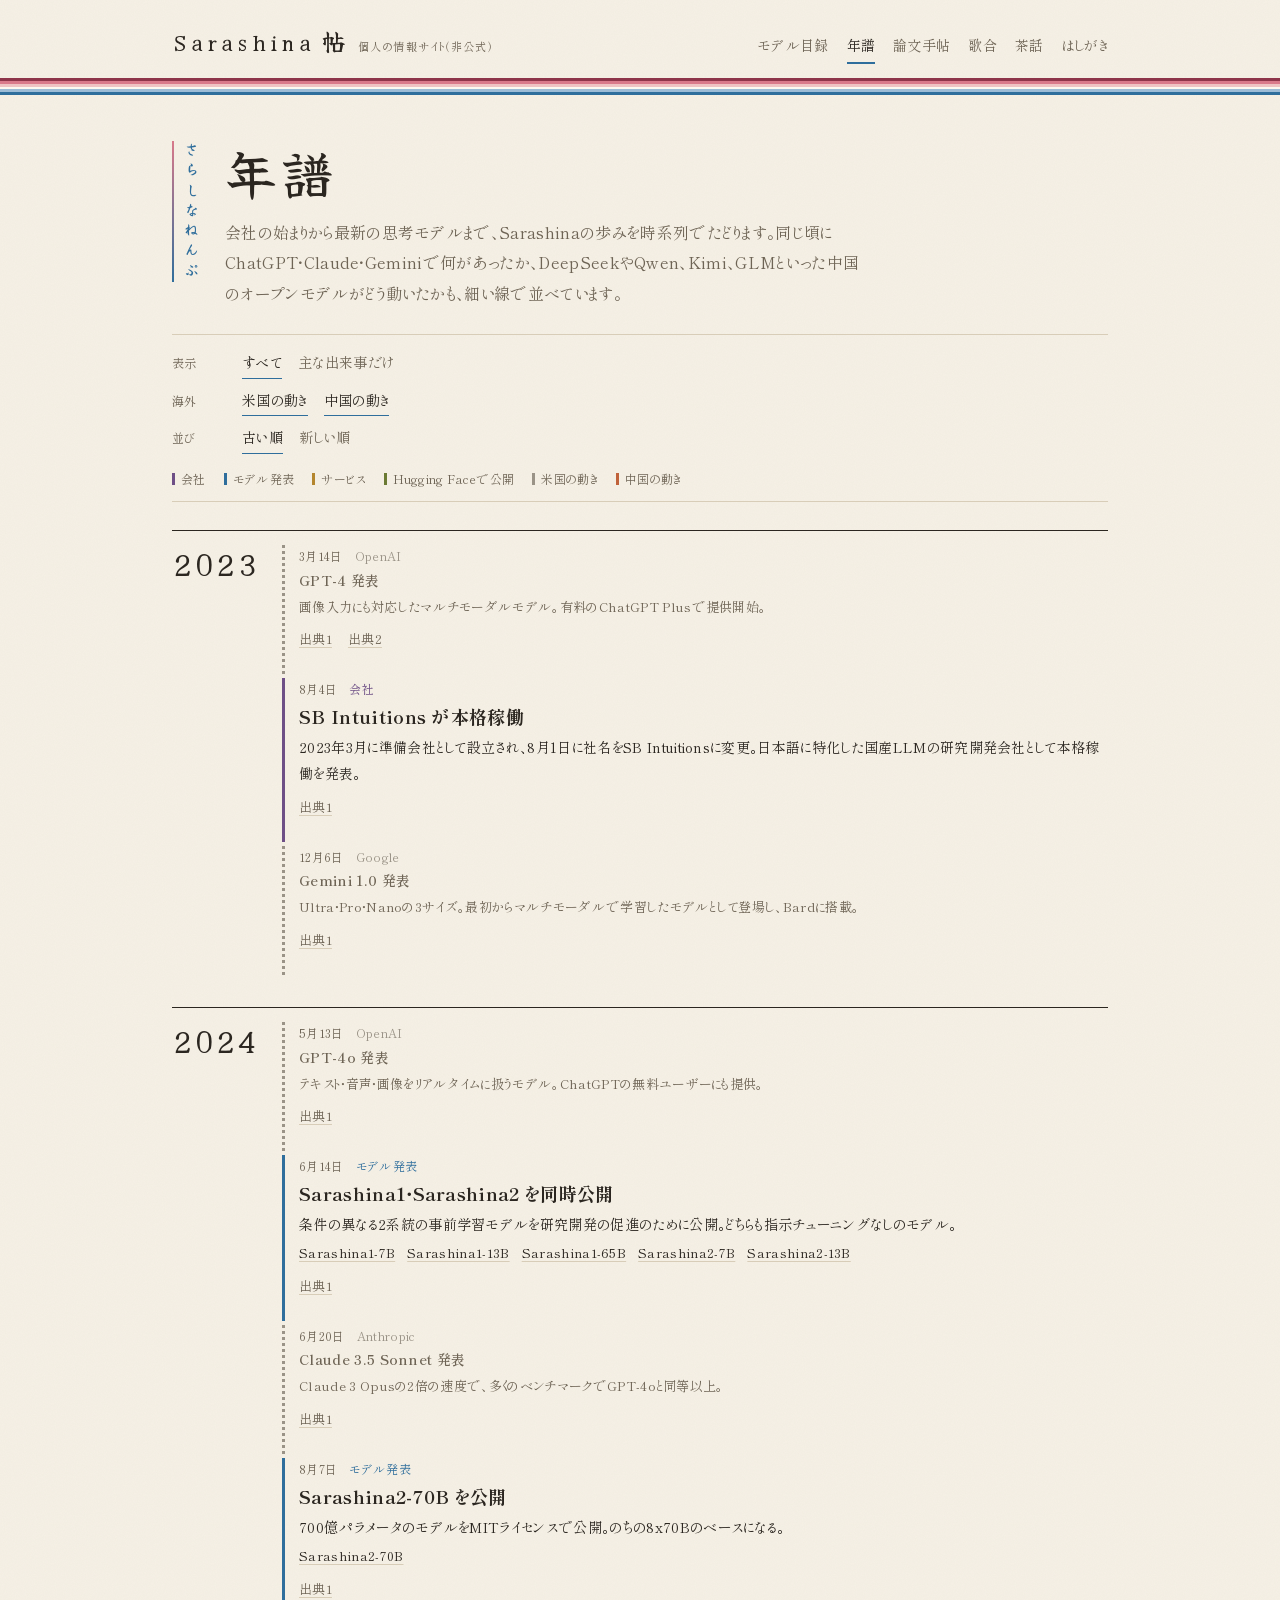
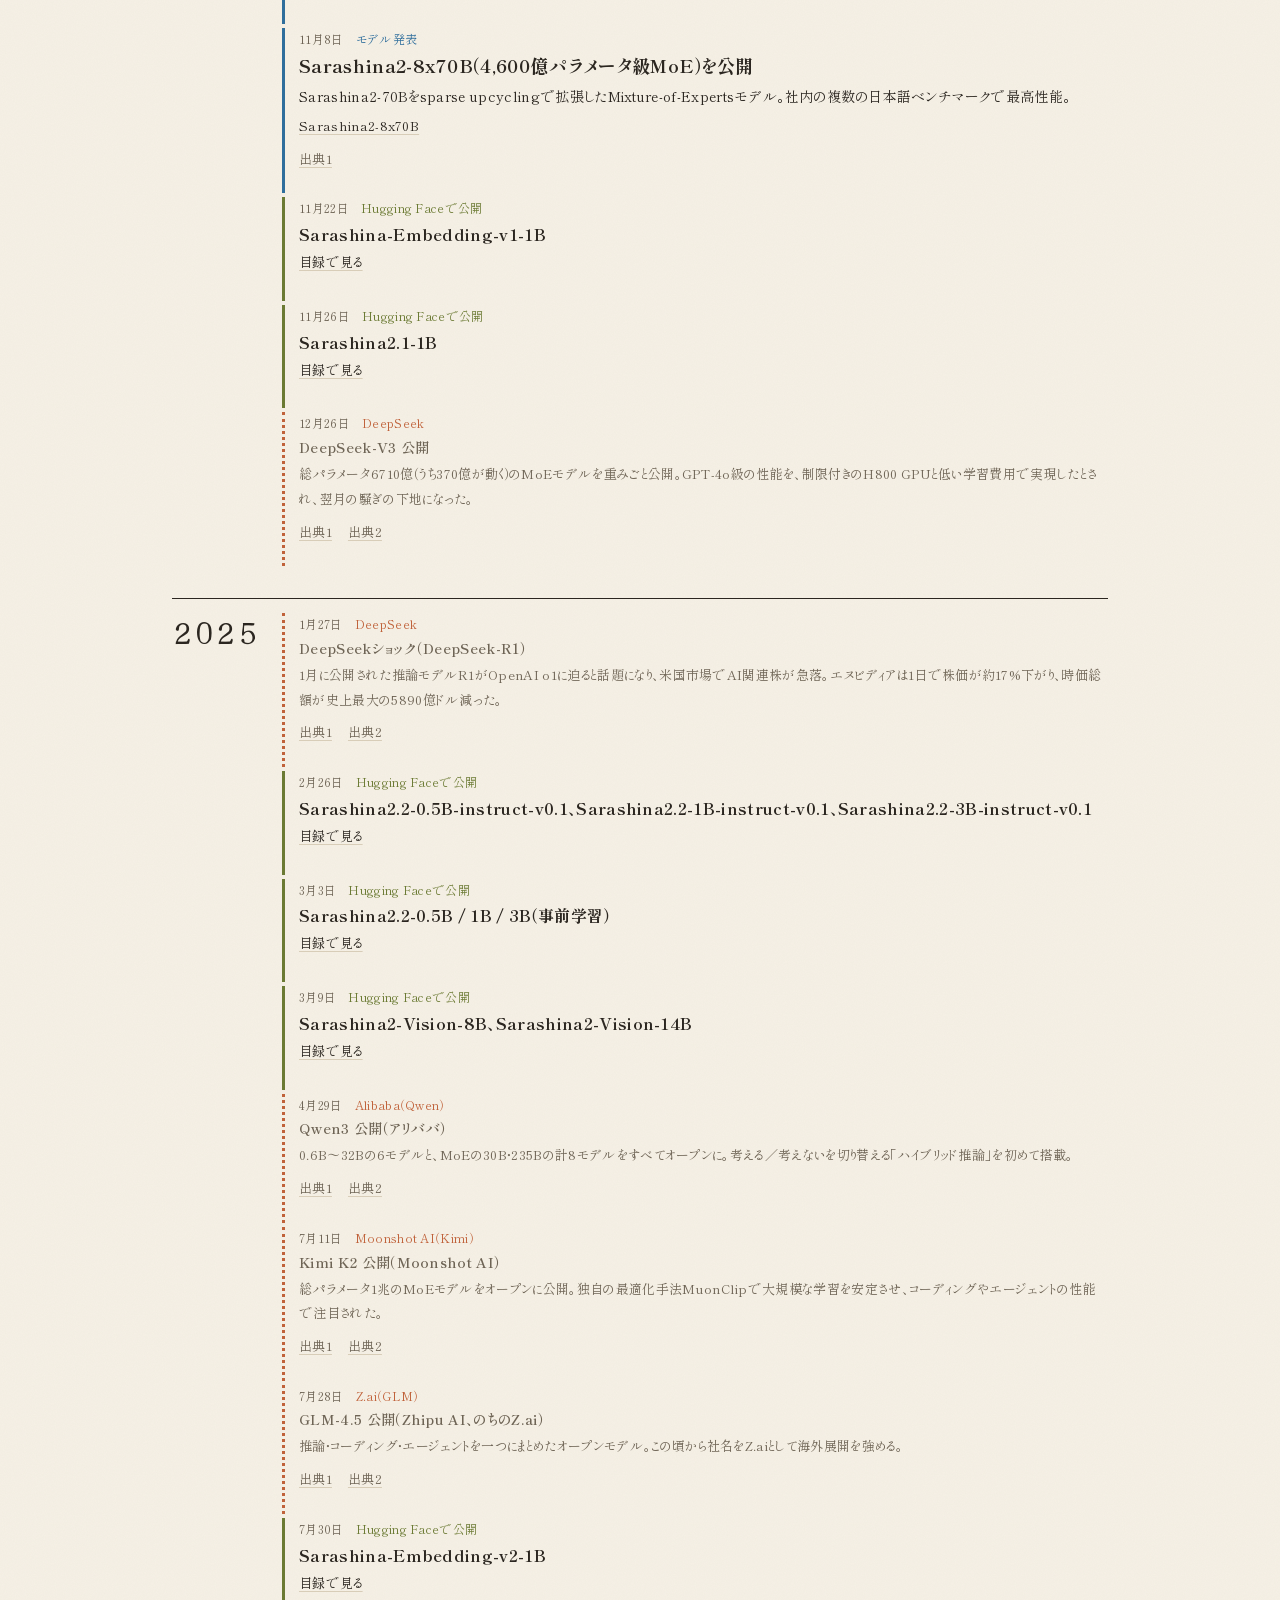
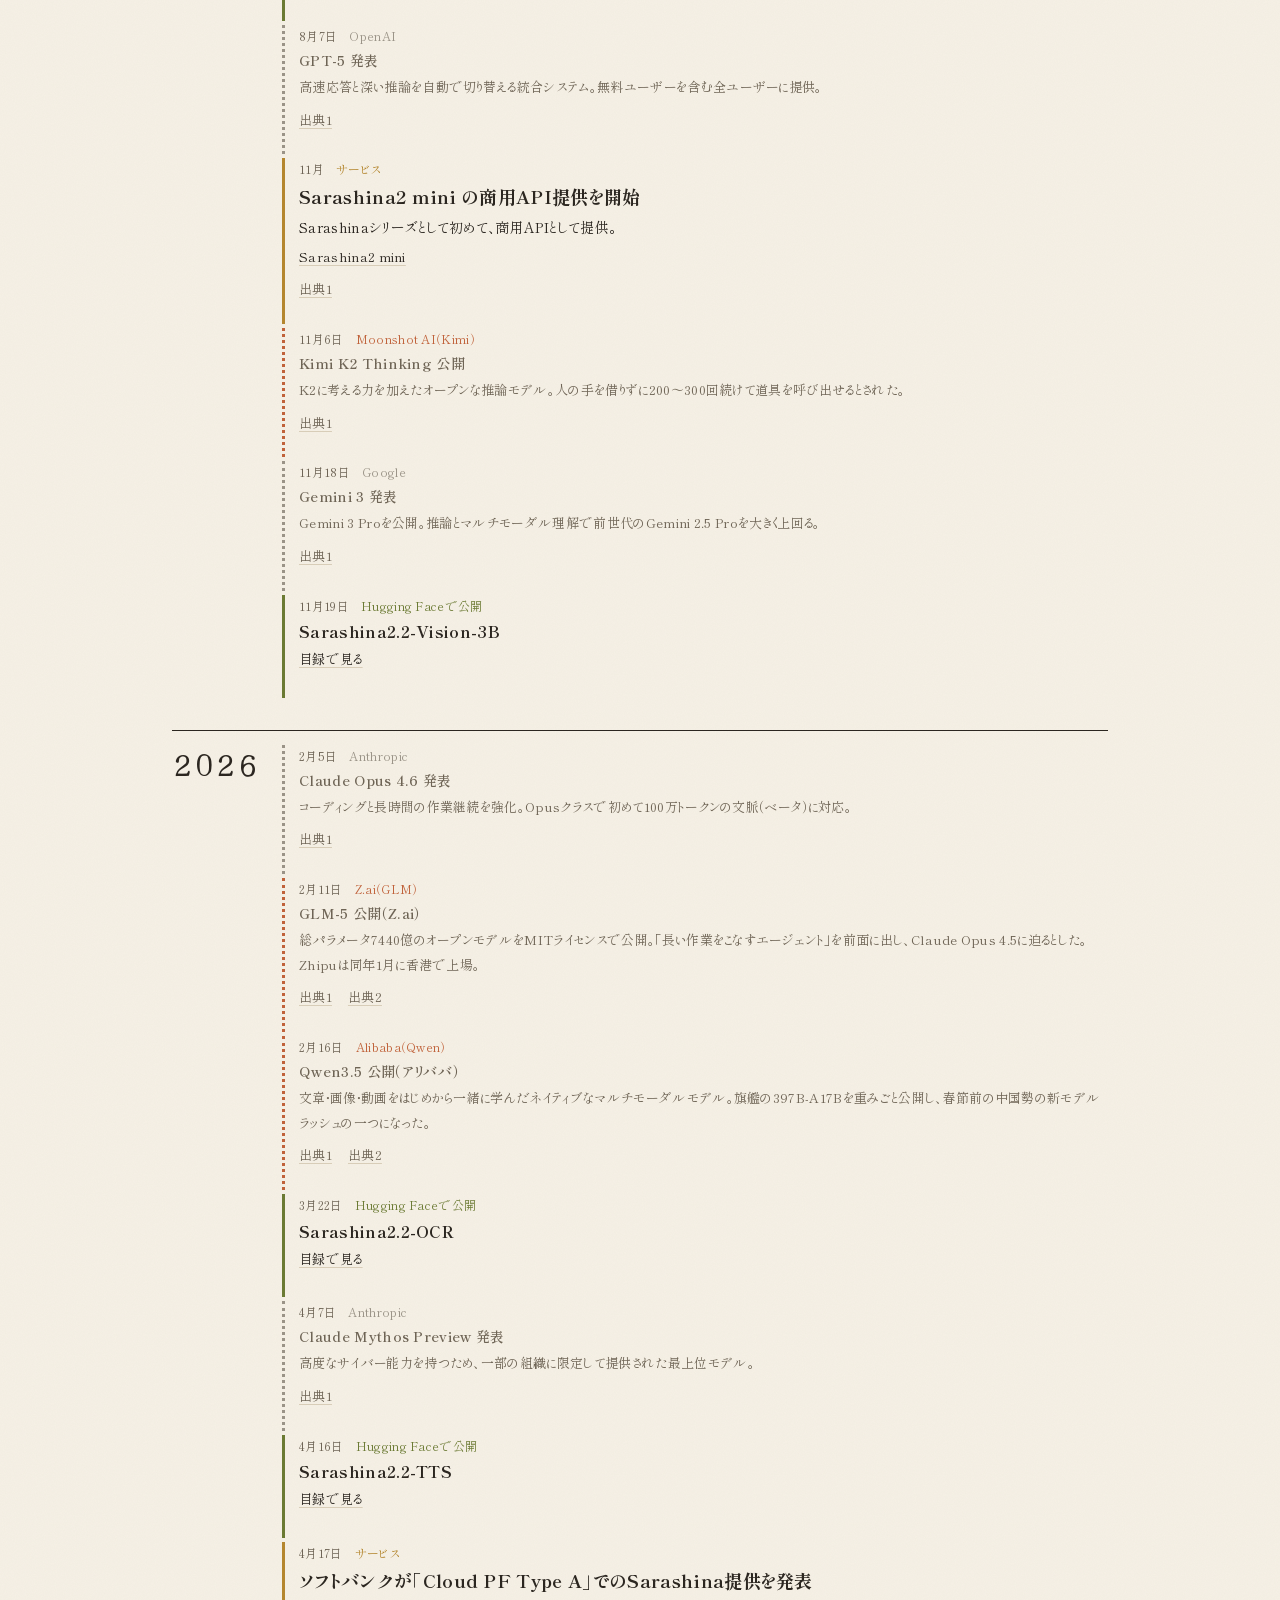
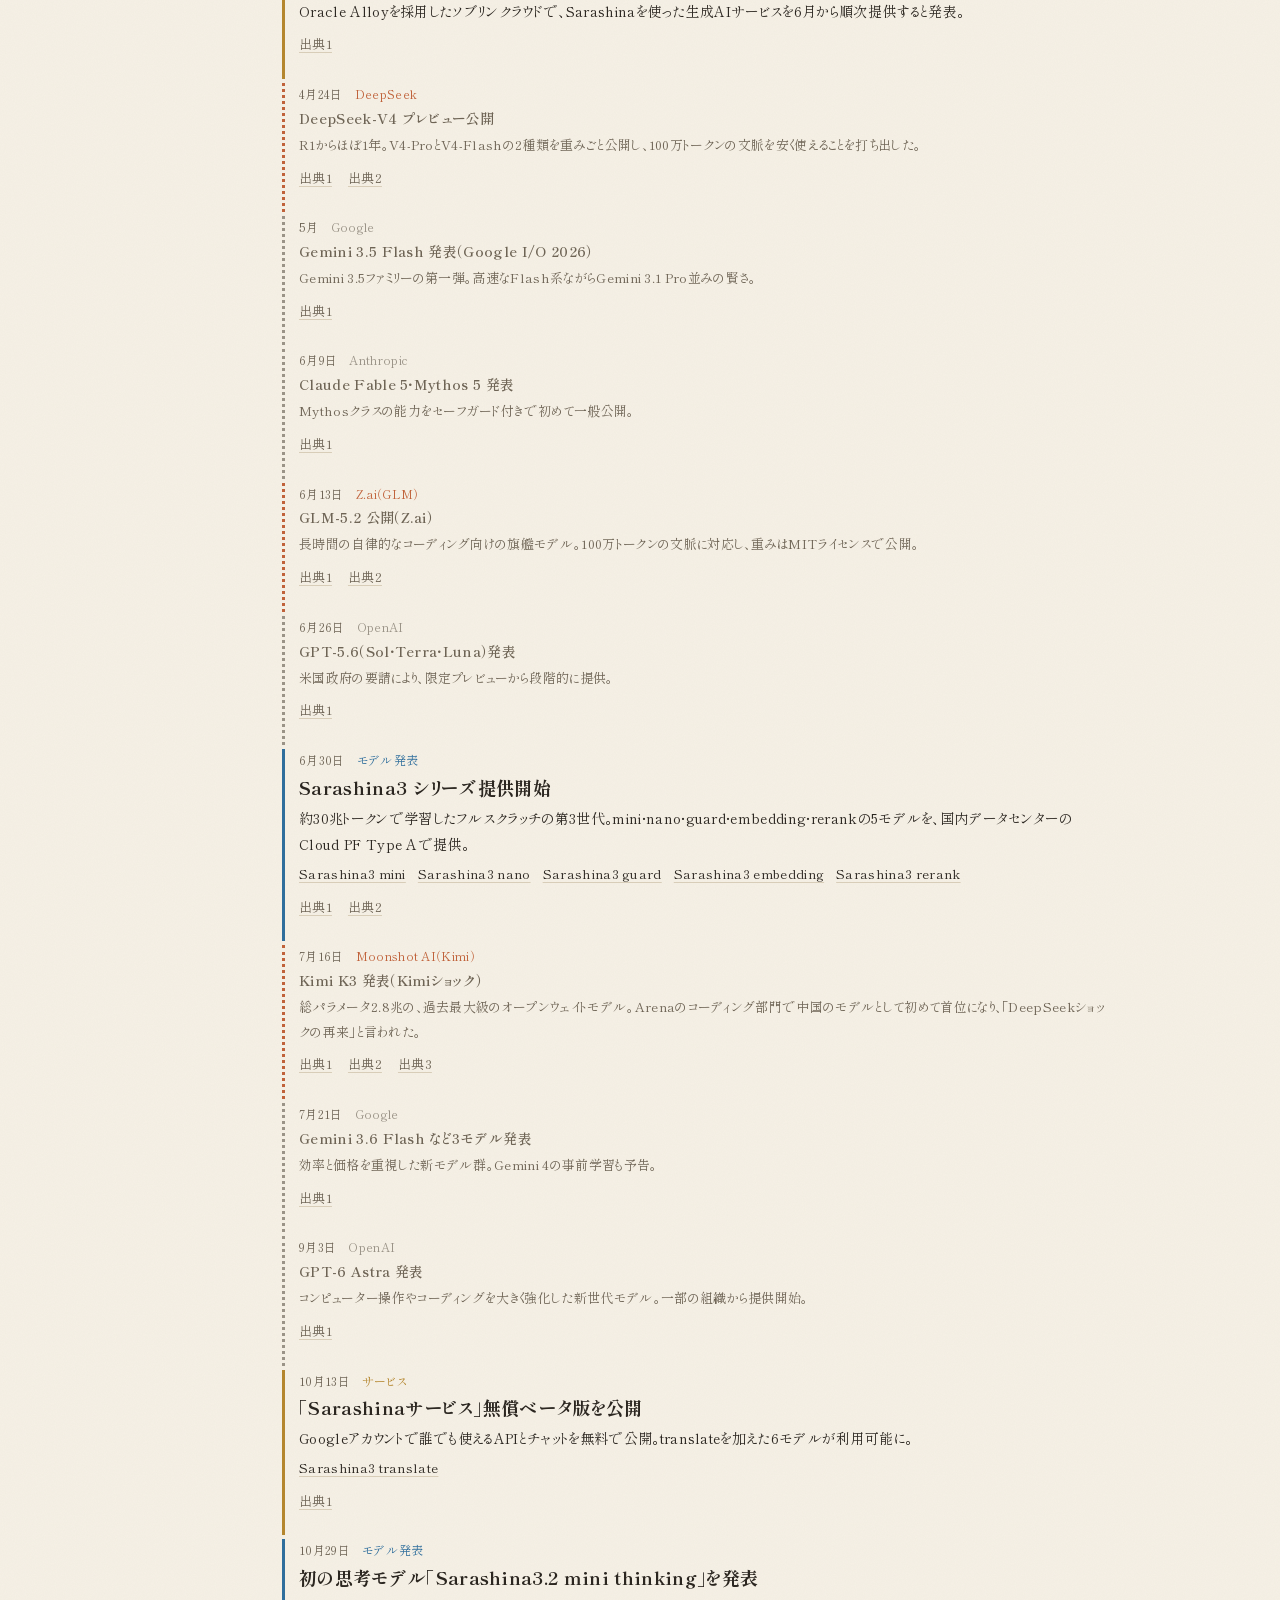
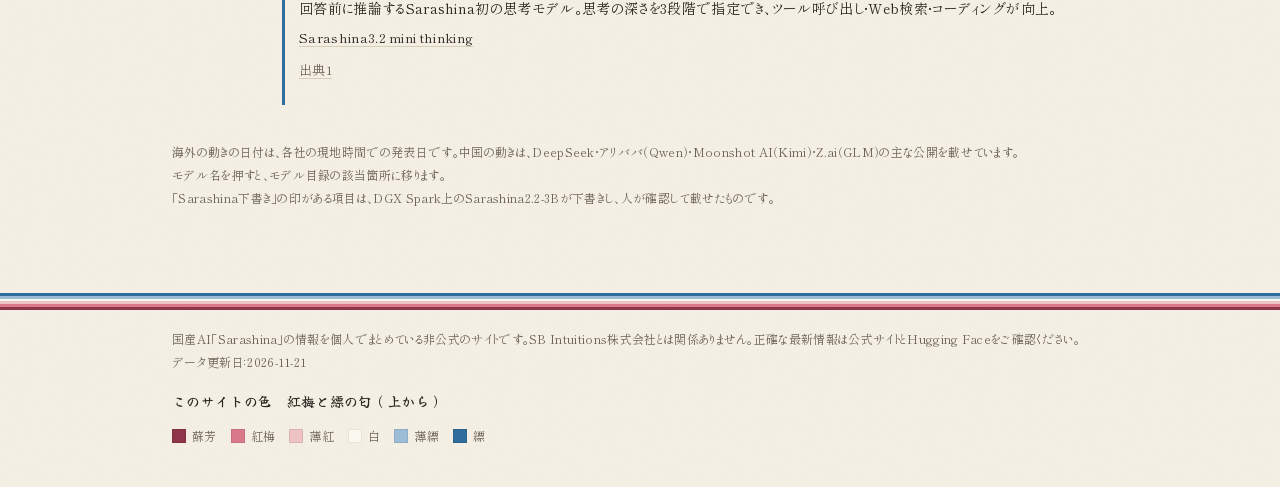
<file: docs/timeline.html>
<!DOCTYPE html>
<html lang="ja">
<head>
<meta charset="utf-8">
<meta name="viewport" content="width=device-width, initial-scale=1">
<meta name="theme-color" content="#F6F1E6">
<meta name="color-scheme" content="light only">
<title>年譜｜Sarashina 帖（非公式）</title>
<meta name="description" content="SB Intuitionsの国産AI「Sarashina」の歩みを、会社の始まりからモデル公開・サービス提供まで時系列でたどる非公式の年譜。">
<style>
/* 3ページ共通のスタイル。色は :root の変数だけを変えれば全体に反映される。 */
/* 書体：見出しは筆の「Yuji Syuku」、本文は「Shippori Mincho」（どちらもGoogle Fonts） */
@import url("https://fonts.googleapis.com/css2?family=Yuji+Syuku&family=Shippori+Mincho:wght@400;600;700&display=swap");

:root {
  color-scheme: light;     /* スマホがダークモードでも、和紙の明るい地で見せる */

  /* 地と墨 */
  --paper: #F6F1E6;        /* 生成りの和紙 */
  --paper-2: #EEE6D6;      /* 練色（ねりいろ） */
  --ink: #2B2620;          /* 墨 */
  --sub: #6E6455;          /* 枯茶（からちゃ）寄りの灰 */
  --rule: #D8CDB8;         /* 砥粉（とのこ）寄り */

  /* 平安装束の色。帯（--juni）と、年譜の色分けに使う */
  --suou: #8E354A;         /* 蘇芳（すおう） */
  --kobai: #D9798A;        /* 紅梅（こうばい） */
  --usubeni: #EFC3C3;      /* 薄紅（うすべに） */
  --shiro: #FBF8F0;        /* 白 */
  --moegi: #9AAE3E;        /* 萌黄（もえぎ） */
  --usuhanada: #9DBCD6;    /* 薄縹（うすはなだ） */
  --hanada: #2F6E9C;       /* 縹（はなだ） */
  --futaai: #6E4F86;       /* 二藍（ふたあい） */
  --kikuchiba: #B4862E;    /* 黄朽葉（きくちば） */
  --aokuchiba: #6B7A33;    /* 青朽葉（あおくちば） */
  --nibi: #9A9387;         /* 鈍色（にびいろ） */
  --ouni: #C0623A;         /* 黄丹（おうに）寄りの丹 */

  --brand: var(--hanada);
  --accent: var(--suou);
  /* 「紅梅の匂」と「縹の匂」を白で分けたかさね（同じ色の濃淡を重ねる） */
  --juni: linear-gradient(180deg,
    var(--suou) 0 3px, var(--kobai) 3px 6px, var(--usubeni) 6px 9px, var(--shiro) 9px 11px,
    var(--usuhanada) 11px 14px, var(--hanada) 14px 17px);
  --kasane-v: linear-gradient(180deg, var(--kobai), var(--hanada));
  --c-company: var(--futaai);
  --c-release: var(--hanada);
  --c-service: var(--kikuchiba);
  --c-hf: var(--aokuchiba);
  --c-world: var(--nibi);
  --c-china: var(--ouni);
  --fude: "Yuji Syuku", "Hiragino Mincho ProN", "Yu Mincho", serif;
  --mincho: "Shippori Mincho", "Hiragino Mincho ProN", "Yu Mincho", serif;
  --gothic: var(--mincho);
}

* { box-sizing: border-box; }
html { -webkit-text-size-adjust: 100%; }
body {
  margin: 0; background: var(--paper); color: var(--ink);
  font-family: var(--mincho); font-size: 16px; line-height: 1.9;
  background-image: url("data:image/svg+xml,%3Csvg xmlns='http://www.w3.org/2000/svg' width='160' height='160'%3E%3Cfilter id='n'%3E%3CfeTurbulence type='fractalNoise' baseFrequency='.9' numOctaves='2' stitchTiles='stitch'/%3E%3CfeColorMatrix values='0 0 0 0 .45 0 0 0 0 .38 0 0 0 0 .28 0 0 0 .06 0'/%3E%3C/filter%3E%3Crect width='160' height='160' filter='url(%23n)'/%3E%3C/svg%3E");
  font-feature-settings: "palt"; letter-spacing: .02em;
}
a { color: inherit; text-decoration-color: var(--rule); text-underline-offset: 3px; }
a:hover { text-decoration-color: var(--brand); }

/* ---- 柱（サイト共通の見出し帯） ---- */
.masthead { position: relative; }
.masthead::after { content: ""; display: block; height: 17px; background: var(--juni); }
.masthead-inner {
  max-width: 980px; margin: 0 auto; padding: 18px 22px 14px;
  display: flex; align-items: baseline; justify-content: space-between; gap: 16px; flex-wrap: wrap;
}
.site-name { font-family: var(--fude); font-weight: 400; font-size: 24px; letter-spacing: .08em; text-decoration: none; }
.site-name small { font-family: var(--gothic); font-weight: 400; font-size: 11px; color: var(--sub); letter-spacing: .1em; margin-left: 10px; }
.site-nav { display: flex; flex-wrap: wrap; gap: 4px 18px; font-size: 14px; }
.site-nav a { text-decoration: none; color: var(--sub); padding-bottom: 3px; border-bottom: 2px solid transparent; }
.site-nav a[aria-current="page"] { color: var(--ink); border-bottom-color: var(--brand); }

/* ---- ページ見出し ---- */
.page-head {
  max-width: 980px; margin: 0 auto; padding: 46px 22px 26px;
  display: grid; grid-template-columns: auto 1fr; gap: 26px; align-items: start;
}
.tate {
  writing-mode: vertical-rl; font-family: var(--fude); font-size: 15px; letter-spacing: .35em;
  color: var(--brand); padding-left: 10px; line-height: 1;
  border-left: 2px solid transparent; border-image: var(--kasane-v) 1;
}
.page-head h1 {
  font-family: var(--fude); font-weight: 400; font-size: clamp(34px, 8vw, 52px);
  line-height: 1.2; margin: 0 0 14px; letter-spacing: .08em;
}
.page-head p { margin: 0; color: var(--sub); max-width: 40em; }

main { max-width: 980px; margin: 0 auto; padding: 0 22px 72px; }

/* ---- 絞り込み（ボタンではなく文字の並び） ---- */
.filters { border-top: 1px solid var(--rule); border-bottom: 1px solid var(--rule); padding: 10px 0; margin-bottom: 8px; }
.filter-row { display: flex; flex-wrap: wrap; align-items: baseline; gap: 4px 16px; padding: 4px 0; font-size: 14px; }
.filter-row .label { color: var(--sub); font-size: 12px; min-width: 4.5em; }
.opt {
  font: inherit; background: none; border: 0; padding: 0 0 2px; cursor: pointer; color: var(--sub);
  border-bottom: 1px solid transparent; letter-spacing: inherit;
}
.opt[aria-pressed="true"] { color: var(--ink); border-bottom-color: var(--brand); }
.opt:focus-visible, .search:focus-visible { outline: 2px solid var(--brand); outline-offset: 2px; }
.search {
  width: 100%; font: inherit; color: var(--ink); background: transparent;
  border: 0; border-bottom: 1px solid var(--rule); padding: 6px 0; margin-bottom: 6px;
}
.search::placeholder { color: var(--sub); }
.count { font-size: 12px; color: var(--sub); margin: 10px 0 0; }

/* ---- 目録の一項目 ---- */
.entry { border-bottom: 1px solid var(--rule); padding: 22px 0; }
.entry-meta { font-size: 12px; color: var(--sub); display: flex; flex-wrap: wrap; gap: 4px 14px; }
.entry-meta .kind { color: var(--accent); }
.entry h2 { font-family: var(--mincho); font-weight: 700; color: var(--ink); font-size: 21px; line-height: 1.45; margin: 4px 0 8px; letter-spacing: .03em; }
.entry p { margin: 6px 0; }
.mark { font-size: 11px; color: var(--sub); border: 1px solid var(--rule); padding: 0 6px; }
.mark.warn { color: var(--c-service); border-color: currentColor; }
.unk { color: var(--sub); }
.links { font-size: 13px; display: flex; flex-wrap: wrap; gap: 4px 16px; margin-top: 8px; color: var(--sub); }

.note { font-size: 12px; color: var(--sub); margin-top: 32px; line-height: 1.9; }

/* ---- 奥付 ---- */
.colophon::before { content: ""; display: block; height: 17px; background: var(--juni); transform: scaleY(-1); }
.colophon-inner { max-width: 980px; margin: 0 auto; padding: 18px 22px 40px; font-size: 12px; color: var(--sub); }

.irome { display: flex; flex-wrap: wrap; gap: 6px 14px; margin-top: 10px; }
.irome span { display: inline-flex; align-items: center; gap: 6px; }
.irome i { width: 14px; height: 14px; display: inline-block; background: var(--c); }
.irome-title { margin-top: 14px; font-family: var(--fude); font-size: 14px; color: var(--ink); }
.irome i { box-shadow: inset 0 0 0 1px rgba(0,0,0,.08); }

.year { display: grid; grid-template-columns: 5.5em 1fr; gap: 0 22px; border-top: 1px solid var(--ink); padding-top: 14px; margin-top: 28px; }
.year-num { font-family: var(--fude); font-weight: 400; font-size: 32px; line-height: 1.1; letter-spacing: .02em; }
@media (min-width: 720px) { .year-num { position: sticky; top: 16px; align-self: start; } }
@media (max-width: 560px) { .year { grid-template-columns: 1fr; } .year-num { margin-bottom: 6px; } }
.ev { padding: 0 0 22px 14px; border-left: 3px solid var(--c, var(--rule)); margin-bottom: 4px; }
.ev.k-company { --c: var(--c-company); }
.ev.k-release { --c: var(--c-release); }
.ev.k-service { --c: var(--c-service); }
.ev.k-hf { --c: var(--c-hf); }
.ev .meta { font-size: 12px; color: var(--sub); display: flex; flex-wrap: wrap; gap: 2px 12px; }
.ev .meta .type { color: var(--c); }
.ev h3 { font-family: var(--mincho); font-weight: 700; font-size: 18px; line-height: 1.5; margin: 2px 0 4px; }
.ev.k-hf h3 { font-size: 16px; }
.ev p { margin: 0 0 4px; font-size: 14px; }
.ev.k-world { --c: var(--c-world); border-left-style: dotted; }
.ev.k-world h3 { font-family: var(--mincho); font-weight: 600; font-size: 14px; color: var(--sub); }
.ev.k-world p { color: var(--sub); font-size: 13px; }
.ev.k-china { --c: var(--c-china); border-left-style: dotted; }
.ev.k-china h3 { font-family: var(--mincho); font-weight: 600; font-size: 14px; color: var(--sub); }
.ev.k-china p { color: var(--sub); font-size: 13px; }
.ev.k-china .type { color: var(--c-china); }
.chips { display: flex; flex-wrap: wrap; gap: 2px 12px; font-size: 13px; margin: 4px 0; }
.legend { display: flex; flex-wrap: wrap; gap: 4px 18px; font-size: 12px; color: var(--sub); margin-top: 10px; }
.legend span::before { content: ""; display: inline-block; width: 3px; height: 12px; background: var(--c); margin-right: 6px; vertical-align: -1px; }
</style>
</head>
<body>
<header class="masthead"><div class="masthead-inner"><a class="site-name" href="index.html">Sarashina 帖<small>個人の情報サイト（非公式）</small></a><nav class="site-nav" aria-label="サイト内"><a href="models.html">モデル目録</a><a href="timeline.html" aria-current="page">年譜</a><a href="papers.html">論文手帖</a><a href="utaawase.html">歌合</a><a href="chat.html">茶話</a><a href="about.html">はしがき</a></nav></div></header>
<div class="page-head">
  <div class="tate" aria-hidden="true">さらしなねんぷ</div>
  <div>
    <h1>年譜</h1>
    <p>会社の始まりから最新の思考モデルまで、Sarashinaの歩みを時系列でたどります。同じ頃にChatGPT・Claude・Geminiで何があったか、DeepSeekやQwen、Kimi、GLMといった中国のオープンモデルがどう動いたかも、細い線で並べています。</p>
  </div>
</div>
<main>
  <div class="filters">
    <div class="filter-row" id="f-scope">
      <span class="label">表示</span>
      <button class="opt" data-v="all" aria-pressed="true">すべて</button>
      <button class="opt" data-v="events" aria-pressed="false">主な出来事だけ</button>
    </div>
    <div class="filter-row">
      <span class="label">海外</span>
      <button class="opt" id="f-world" aria-pressed="true">米国の動き</button>
      <button class="opt" id="f-china" aria-pressed="true">中国の動き</button>
    </div>
    <div class="filter-row" id="f-order">
      <span class="label">並び</span>
      <button class="opt" data-v="asc" aria-pressed="true">古い順</button>
      <button class="opt" data-v="desc" aria-pressed="false">新しい順</button>
    </div>
    <div class="legend">
      <span style="--c: var(--c-company)">会社</span>
      <span style="--c: var(--c-release)">モデル発表</span>
      <span style="--c: var(--c-service)">サービス</span>
      <span style="--c: var(--c-hf)">Hugging Faceで公開</span>
      <span style="--c: var(--c-world)">米国の動き</span>
      <span style="--c: var(--c-china)">中国の動き</span>
    </div>
  </div>
  <div id="timeline"></div>
  <p class="note">
    海外の動きの日付は、各社の現地時間での発表日です。中国の動きは、DeepSeek・アリババ（Qwen）・Moonshot AI（Kimi）・Z.ai（GLM）の主な公開を載せています。<br>
    モデル名を押すと、モデル目録の該当箇所に移ります。<br>
    「Sarashina下書き」の印がある項目は、DGX Spark上のSarashina2.2-3Bが下書きし、人が確認して載せたものです。
  </p>
</main>
<footer class="colophon"><div class="colophon-inner">国産AI「Sarashina」の情報を個人でまとめている非公式のサイトです。SB Intuitions株式会社とは関係ありません。正確な最新情報は公式サイトとHugging Faceをご確認ください。<br>データ更新日：<span id="updated"></span><div class="irome-title">このサイトの色　紅梅と縹の匂（上から）</div><div class="irome"><span style="--c:var(--suou)"><i></i>蘇芳</span><span style="--c:var(--kobai)"><i></i>紅梅</span><span style="--c:var(--usubeni)"><i></i>薄紅</span><span style="--c:var(--shiro)"><i></i>白</span><span style="--c:var(--usuhanada)"><i></i>薄縹</span><span style="--c:var(--hanada)"><i></i>縹</span></div></div></footer>

<script id="site-data" type="application/json">{"updated_at": "2026-11-21", "models": [{"id": "sarashina1-7b", "name": "Sarashina1-7B", "generation": "Sarashina1", "kind": "base", "modality": ["text"], "params_b": 7, "architecture": "GPT-NeoX（RoPE）", "training_tokens": "1.0T", "context_length": null, "license": {"name": "MIT", "commercial": true}, "availability": "open_weights", "released": "2024-06-07", "hf_repo": "sbintuitions/sarashina1-7b", "spark": "ok", "notes": "指示チューニングなしの事前学習モデル。", "sources": ["https://huggingface.co/sbintuitions/sarashina1-65b"]}, {"id": "sarashina1-13b", "name": "Sarashina1-13B", "generation": "Sarashina1", "kind": "base", "modality": ["text"], "params_b": 13, "architecture": "GPT-NeoX（RoPE）", "training_tokens": "1.0T", "context_length": null, "license": {"name": "MIT", "commercial": true}, "availability": "open_weights", "released": "2024-06-07", "hf_repo": "sbintuitions/sarashina1-13b", "spark": "ok", "notes": "指示チューニングなしの事前学習モデル。", "sources": ["https://huggingface.co/sbintuitions/sarashina1-65b"]}, {"id": "sarashina1-65b", "name": "Sarashina1-65B", "generation": "Sarashina1", "kind": "base", "modality": ["text"], "params_b": 65, "architecture": "GPT-NeoX（RoPE）、80層、語彙51,200", "training_tokens": "800B", "context_length": null, "license": {"name": "MIT", "commercial": true}, "availability": "open_weights", "released": "2024-06-07", "hf_repo": "sbintuitions/sarashina1-65b", "spark": "quant", "notes": "日本語Common Crawl（クリーニング後 約550Bトークン）で学習。指示チューニングなし。", "sources": ["https://huggingface.co/sbintuitions/sarashina1-65b"]}, {"id": "sarashina2-7b", "name": "Sarashina2-7B", "generation": "Sarashina2", "kind": "base", "modality": ["text"], "params_b": 7, "architecture": "Llama系（RoPE、SwiGLU）、語彙102,400", "training_tokens": "2.1T", "context_length": null, "license": {"name": "MIT", "commercial": true}, "availability": "open_weights", "released": "2024-06-07", "hf_repo": "sbintuitions/sarashina2-7b", "spark": "ok", "notes": "トークナイザは use_fast=False 指定が必要。指示チューニングなし。", "sources": ["https://huggingface.co/sbintuitions/sarashina2-7b", "https://labindex.pages.dev/outputs/sb-intuitions/sarashina2"]}, {"id": "sarashina2-13b", "name": "Sarashina2-13B", "generation": "Sarashina2", "kind": "base", "modality": ["text"], "params_b": 13, "architecture": "Llama系（RoPE、SwiGLU）、語彙102,400", "training_tokens": "2.1T", "context_length": null, "license": {"name": "MIT", "commercial": true}, "availability": "open_weights", "released": "2024-06-07", "hf_repo": "sbintuitions/sarashina2-13b", "spark": "ok", "notes": "Sarashina2-Vision-14Bのベース。指示チューニングなし。", "sources": ["https://labindex.pages.dev/outputs/sb-intuitions/sarashina2"]}, {"id": "sarashina2-70b", "name": "Sarashina2-70B", "generation": "Sarashina2", "kind": "base", "modality": ["text"], "params_b": 70, "architecture": "Llama系、80層、隠れ次元8192、語彙102,400", "training_tokens": "2.1T", "context_length": null, "license": {"name": "MIT", "commercial": true}, "availability": "open_weights", "released": "2024-08-06", "hf_repo": "sbintuitions/sarashina2-70b", "spark": "quant", "notes": "Sarashina2-8x70Bのベース。指示チューニングなし。", "sources": ["https://labindex.pages.dev/outputs/sb-intuitions/sarashina2"]}, {"id": "sarashina2-8x70b", "name": "Sarashina2-8x70B", "generation": "Sarashina2", "kind": "base", "modality": ["text"], "params_b": 465, "architecture": "MoE（Sarashina2-70Bをsparse upcycling）", "training_tokens": null, "context_length": null, "license": {"name": "Sarashina Model NonCommercial License", "commercial": false}, "availability": "open_weights", "released": "2024-11-05", "hf_repo": "sbintuitions/sarashina2-8x70b", "spark": "no", "notes": "公式発表は2024-11-08。BF16推論にはH100×16台が必要とされる。「4,600億パラメータ」はこのモデルの総パラメータ数。", "sources": ["https://huggingface.co/sbintuitions/sarashina2-8x70b", "https://www.sbintuitions.co.jp/en/news/press/20241108_01"]}, {"id": "sarashina2.1-1b", "name": "Sarashina2.1-1B", "generation": "Sarashina2.1", "kind": "base", "modality": ["text"], "params_b": 1, "architecture": null, "training_tokens": "10T（第1段階）", "context_length": null, "license": {"name": null, "commercial": null}, "availability": "open_weights", "released": "2024-11-26", "hf_repo": "sbintuitions/sarashina2.1-1b", "spark": "ok", "notes": "sarashina-embedding-v1-1bのベース。", "sources": ["https://huggingface.co/sbintuitions/sarashina2.1-1b"]}, {"id": "sarashina2.2-0.5b-instruct", "name": "Sarashina2.2-0.5B-instruct-v0.1", "generation": "Sarashina2.2", "kind": "instruct", "modality": ["text"], "params_b": 0.5, "architecture": null, "training_tokens": null, "context_length": null, "license": {"name": "MIT", "commercial": true}, "availability": "open_weights", "released": "2025-02-26", "hf_repo": "sbintuitions/sarashina2.2-0.5b-instruct-v0.1", "spark": "ok", "notes": "Japanese MT Bench 4.55。エッジ・軽量用途。", "sources": ["https://huggingface.co/sbintuitions/sarashina2.2-0.5b-instruct-v0.1"]}, {"id": "sarashina2.2-1b-instruct", "name": "Sarashina2.2-1B-instruct-v0.1", "generation": "Sarashina2.2", "kind": "instruct", "modality": ["text"], "params_b": 1, "architecture": null, "training_tokens": null, "context_length": null, "license": {"name": "MIT", "commercial": true}, "availability": "open_weights", "released": "2025-02-26", "hf_repo": "sbintuitions/sarashina2.2-1b-instruct-v0.1", "spark": "ok", "notes": "Japanese MT Bench 5.09。", "sources": ["https://huggingface.co/sbintuitions/sarashina2.2-1b-instruct-v0.1"]}, {"id": "sarashina2.2-3b-instruct", "name": "Sarashina2.2-3B-instruct-v0.1", "generation": "Sarashina2.2", "kind": "instruct", "modality": ["text"], "params_b": 3, "architecture": null, "training_tokens": null, "context_length": null, "license": {"name": "MIT", "commercial": true}, "availability": "open_weights", "released": "2025-02-26", "hf_repo": "sbintuitions/sarashina2.2-3b-instruct-v0.1", "spark": "ok", "notes": "Elyza-tasks-100 3.75、Japanese MT Bench 6.51。ローカルで動くSarashinaの本命。このサイトの更新担当候補。", "sources": ["https://huggingface.co/sbintuitions/sarashina2.2-3b-instruct-v0.1"]}, {"id": "sarashina2.2-base", "name": "Sarashina2.2-0.5B / 1B / 3B（事前学習）", "generation": "Sarashina2.2", "kind": "base", "modality": ["text"], "params_b": 3, "architecture": null, "training_tokens": null, "context_length": null, "license": {"name": "MIT", "commercial": true}, "availability": "open_weights", "released": "2025-03-03", "hf_repo": "sbintuitions/sarashina2.2-3b", "spark": "ok", "notes": "0.5B・1B・3Bの3サイズ。3段階の学習で構築。ファインチューニングの土台向け。", "sources": ["https://huggingface.co/sbintuitions/sarashina2.2-3b", "https://huggingface.co/sbintuitions/sarashina2.2-1b"], "short": "0.5〜3B", "hf_repos": ["sbintuitions/sarashina2.2-0.5b", "sbintuitions/sarashina2.2-1b", "sbintuitions/sarashina2.2-3b"]}, {"id": "sarashina2-vision-8b", "name": "Sarashina2-Vision-8B", "generation": "Sarashina2", "kind": "vision", "modality": ["text", "image"], "params_b": 8, "architecture": null, "training_tokens": null, "context_length": null, "license": {"name": null, "commercial": null}, "availability": "open_weights", "released": "2025-03-09", "hf_repo": "sbintuitions/sarashina2-vision-8b", "spark": "ok", "notes": "画像理解（VLM）。", "sources": ["https://huggingface.co/sbintuitions/sarashina2-vision-8b"]}, {"id": "sarashina2-vision-14b", "name": "Sarashina2-Vision-14B", "generation": "Sarashina2", "kind": "vision", "modality": ["text", "image"], "params_b": 14, "architecture": "Sarashina2-13B ＋ Qwen2-VL-7Bの画像エンコーダ", "training_tokens": null, "context_length": null, "license": {"name": "MIT", "commercial": true}, "availability": "open_weights", "released": "2025-03-09", "hf_repo": "sbintuitions/sarashina2-vision-14b", "spark": "ok", "notes": "画像理解（VLM）。", "sources": ["https://huggingface.co/sbintuitions/sarashina2-vision-14b"]}, {"id": "sarashina-embedding-v1-1b", "name": "Sarashina-Embedding-v1-1B", "generation": "Embedding", "kind": "embedding", "modality": ["text"], "params_b": 1.2, "architecture": "Sarashina2.1-1Bベース、1,792次元", "training_tokens": null, "context_length": 8192, "license": {"name": "Sarashina Model NonCommercial License", "commercial": false}, "availability": "open_weights", "released": "2024-11-22", "hf_repo": "sbintuitions/sarashina-embedding-v1-1b", "spark": "ok", "notes": "公開当時、JMTEB 16データセット平均で最高水準。", "sources": ["https://huggingface.co/sbintuitions/sarashina-embedding-v1-1b"], "lineage": "Sarashina2.1"}, {"id": "sarashina-embedding-v2-1b", "name": "Sarashina-Embedding-v2-1B", "generation": "Embedding", "kind": "embedding", "modality": ["text"], "params_b": 1, "architecture": null, "training_tokens": null, "context_length": 8192, "license": {"name": "Sarashina Model NonCommercial License", "commercial": false}, "availability": "open_weights", "released": "2025-07-30", "hf_repo": "sbintuitions/sarashina-embedding-v2-1b", "spark": "ok", "notes": "", "sources": ["https://www.issoh.co.jp/tech/details/11856/"], "lineage": "Sarashina2.2"}, {"id": "sarashina2.2-vision-3b", "name": "Sarashina2.2-Vision-3B", "generation": "Sarashina2.2", "kind": "vision", "modality": ["text", "image"], "params_b": 3.8, "architecture": null, "training_tokens": null, "context_length": null, "license": {"name": "MIT", "commercial": true}, "availability": "open_weights", "released": "2025-11-19", "hf_repo": "sbintuitions/sarashina2.2-vision-3b", "spark": "ok", "notes": "画像理解（VLM）。", "sources": ["https://www.issoh.co.jp/tech/details/11856/"]}, {"id": "sarashina2-mini", "name": "Sarashina2 mini", "generation": "Sarashina2", "kind": "instruct", "modality": ["text"], "params_b": null, "architecture": null, "training_tokens": null, "context_length": null, "license": {"name": "API（提供元の利用規約に従う）", "commercial": null}, "availability": "api", "released": "2025-11", "hf_repo": null, "spark": "api", "notes": "商用APIとして提供。Sarashina3の提供開始に伴い、旧Sarashina APIは新規申し込みを終了。", "sources": ["https://weel.co.jp/media/tech/sarashina/", "https://www.issoh.co.jp/tech/details/11856/"]}, {"id": "sarashina2.2-ocr", "name": "Sarashina2.2-OCR", "generation": "Sarashina2.2", "kind": "ocr", "modality": ["text", "image"], "params_b": 3, "architecture": null, "training_tokens": null, "context_length": null, "license": {"name": "MIT", "commercial": true}, "availability": "open_weights", "released": "2026-03-22", "hf_repo": "sbintuitions/sarashina2.2-ocr", "spark": "ok", "notes": "日英ドキュメントOCR。縦書きや複雑なレイアウトの日本語文書に強い（VJRODaでCER 22.6）。HF上の表示は4B。", "sources": ["https://huggingface.co/sbintuitions/sarashina2.2-ocr", "https://www.issoh.co.jp/tech/details/11856/"]}, {"id": "sarashina2.2-tts", "name": "Sarashina2.2-TTS", "generation": "Sarashina2.2", "kind": "tts", "modality": ["text", "audio"], "params_b": 0.8, "architecture": "Sarashina2.2-0.5Bベース", "training_tokens": null, "context_length": null, "license": {"name": "Sarashina Model NonCommercial License", "commercial": false}, "availability": "open_weights", "released": "2026-04-16", "hf_repo": "sbintuitions/sarashina2.2-tts", "spark": "ok", "notes": "日本語中心の音声合成。短い参照音声からのゼロショット話者生成、ナレーション・放送・会話などの話し方、日英の混在に対応。", "sources": ["https://huggingface.co/sbintuitions/sarashina2.2-tts"]}, {"id": "sarashina3-mini", "name": "Sarashina3 mini", "generation": "Sarashina3", "kind": "instruct", "modality": ["text"], "params_b": null, "architecture": "フルスクラッチ開発", "training_tokens": "約30T", "context_length": 131072, "license": {"name": "API（提供元の利用規約に従う）", "commercial": null}, "availability": "api", "released": "2026-06-30", "hf_repo": null, "spark": "api", "notes": "標準モデル。ツール呼び出し対応。公式評価で全体的にGPT-4.1やQwen3-235B-A22B-Instruct-2507と同程度、日本文化QA（JamC-QA）では上回る。Cloud PF Type Aと、無償ベータの「Sarashinaサービス」で利用可能。", "sources": ["https://www.sbintuitions.co.jp/blog/entry/2026/06/30/100000/", "https://docs.sarashina.ai/models"]}, {"id": "sarashina3-nano", "name": "Sarashina3 nano", "generation": "Sarashina3", "kind": "instruct", "modality": ["text"], "params_b": null, "architecture": "フルスクラッチ開発", "training_tokens": "約30T", "context_length": 131072, "license": {"name": "API（提供元の利用規約に従う）", "commercial": null}, "availability": "api", "released": "2026-06-30", "hf_repo": null, "spark": "api", "notes": "軽量・高速モデル。分類・タグ付け・要約などの大量処理向け。公式評価で日本語などでQwen3-4B-Instruct-2507を上回る。", "sources": ["https://www.sbintuitions.co.jp/blog/entry/2026/06/30/100000/", "https://docs.sarashina.ai/models"]}, {"id": "sarashina3-guard", "name": "Sarashina3 guard", "generation": "Sarashina3", "kind": "guard", "modality": ["text"], "params_b": null, "architecture": null, "training_tokens": null, "context_length": 65536, "license": {"name": "API（提供元の利用規約に従う）", "commercial": null}, "availability": "api", "released": "2026-06-30", "hf_repo": null, "spark": "api", "notes": "入力の安全性を判定する専用モデル（文章は生成しない）。有害な入力にはT1〜T12のカテゴリコードを返す。", "sources": ["https://docs.sarashina.ai/models"]}, {"id": "sarashina3-embedding", "name": "Sarashina3 embedding", "generation": "Sarashina3", "kind": "embedding", "modality": ["text"], "params_b": null, "architecture": "1,536次元（256次元まで削減可）", "training_tokens": null, "context_length": 8000, "license": {"name": "API（提供元の利用規約に従う）", "commercial": null}, "availability": "api", "released": "2026-06-30", "hf_repo": null, "spark": "api", "notes": "検索・分類・クラスタリングなど7種類のタスク指定に対応。", "sources": ["https://docs.sarashina.ai/models"]}, {"id": "sarashina3-rerank", "name": "Sarashina3 rerank", "generation": "Sarashina3", "kind": "rerank", "modality": ["text"], "params_b": null, "architecture": "クロスエンコーダ", "training_tokens": null, "context_length": 8000, "license": {"name": "API（提供元の利用規約に従う）", "commercial": null}, "availability": "api", "released": "2026-06-30", "hf_repo": null, "spark": "api", "notes": "検索結果やRAG候補の並べ替え。独自の順位付けルールを指定できるCUSTOMIZEモードあり。", "sources": ["https://docs.sarashina.ai/models"]}, {"id": "sarashina3-translate", "name": "Sarashina3 translate", "generation": "Sarashina3", "kind": "translate", "modality": ["text"], "params_b": null, "architecture": null, "training_tokens": null, "context_length": null, "license": {"name": "API（提供元の利用規約に従う）", "commercial": null}, "availability": "api", "released": "2026-10-13", "hf_repo": null, "spark": "api", "notes": "日英・英日翻訳。無償ベータ「Sarashinaサービス」で公開。後継はSarashina3.2 translate。", "sources": ["https://www.watch.impress.co.jp/docs/news/2147706.html"]}, {"id": "sarashina3.2-mini-thinking", "name": "Sarashina3.2 mini thinking", "generation": "Sarashina3.2", "kind": "thinking", "modality": ["text"], "params_b": null, "architecture": null, "training_tokens": null, "context_length": 131072, "license": {"name": "API（提供元の利用規約に従う）", "commercial": null}, "availability": "api", "released": "2026-10-29", "hf_repo": null, "spark": "api", "notes": "Sarashina初の思考（推論）モデル。reasoning_effortでlow/medium/highの3段階を指定。ツール呼び出し・Web検索・コーディングが向上。", "sources": ["https://www.sbbit.jp/article/cont1/187994", "https://docs.sarashina.ai/models"]}, {"id": "sarashina3.2-translate", "name": "Sarashina3.2 translate", "generation": "Sarashina3.2", "kind": "translate", "modality": ["text"], "params_b": null, "architecture": null, "training_tokens": null, "context_length": null, "license": {"name": "API（提供元の利用規約に従う）", "commercial": null}, "availability": "api", "released": null, "hf_repo": null, "spark": "api", "notes": "Sarashina3 translateの後継。入力は最大5,000文字。日本語出力の文体（である調／です・ます調）を指定可能（ベータ）。", "sources": ["https://docs.sarashina.ai/models"]}], "events": [{"id": "founded", "date": "2023-08-04", "kind": "company", "title": "SB Intuitions が本格稼働", "summary": "2023年3月に準備会社として設立され、8月1日に社名をSB Intuitionsに変更。日本語に特化した国産LLMの研究開発会社として本格稼働を発表。", "models": [], "sources": ["https://www.softbank.jp/corp/news/press/sbkk/2023/20230804_02"]}, {"id": "sarashina1-2-open", "date": "2024-06-14", "kind": "release", "title": "Sarashina1・Sarashina2 を同時公開", "summary": "条件の異なる2系統の事前学習モデルを研究開発の促進のために公開。どちらも指示チューニングなしのモデル。", "models": ["sarashina1-7b", "sarashina1-13b", "sarashina1-65b", "sarashina2-7b", "sarashina2-13b"], "sources": ["https://www.sbintuitions.co.jp/en/news/press/20240614_01/"]}, {"id": "sarashina2-70b-open", "date": "2024-08-07", "kind": "release", "title": "Sarashina2-70B を公開", "summary": "700億パラメータのモデルをMITライセンスで公開。のちの8x70Bのベースになる。", "models": ["sarashina2-70b"], "sources": ["https://www.sbintuitions.co.jp/en/news/press/20240614_01/"]}, {"id": "sarashina2-8x70b-open", "date": "2024-11-08", "kind": "release", "title": "Sarashina2-8x70B（4,600億パラメータ級MoE）を公開", "summary": "Sarashina2-70Bをsparse upcyclingで拡張したMixture-of-Expertsモデル。社内の複数の日本語ベンチマークで最高性能。", "models": ["sarashina2-8x70b"], "sources": ["https://www.sbintuitions.co.jp/en/news/press/20241108_01"]}, {"id": "sarashina2-mini-api", "date": "2025-11", "kind": "service", "title": "Sarashina2 mini の商用API提供を開始", "summary": "Sarashinaシリーズとして初めて、商用APIとして提供。", "models": ["sarashina2-mini"], "sources": ["https://weel.co.jp/media/tech/sarashina/"]}, {"id": "cloud-pf-type-a", "date": "2026-04-17", "kind": "service", "title": "ソフトバンクが「Cloud PF Type A」でのSarashina提供を発表", "summary": "Oracle Alloyを採用したソブリンクラウドで、Sarashinaを使った生成AIサービスを6月から順次提供すると発表。", "models": [], "sources": ["https://internet.watch.impress.co.jp/docs/news/2102336.html"]}, {"id": "sarashina3-launch", "date": "2026-06-30", "kind": "release", "title": "Sarashina3 シリーズ提供開始", "summary": "約30兆トークンで学習したフルスクラッチの第3世代。mini・nano・guard・embedding・rerankの5モデルを、国内データセンターのCloud PF Type Aで提供。", "models": ["sarashina3-mini", "sarashina3-nano", "sarashina3-guard", "sarashina3-embedding", "sarashina3-rerank"], "sources": ["https://www.sbintuitions.co.jp/blog/entry/2026/06/30/100000/", "https://www.sbbit.jp/article/cont1/185977"]}, {"id": "sarashina-service-beta", "date": "2026-10-13", "kind": "service", "title": "「Sarashinaサービス」無償ベータ版を公開", "summary": "Googleアカウントで誰でも使えるAPIとチャットを無料で公開。translateを加えた6モデルが利用可能に。", "models": ["sarashina3-translate"], "sources": ["https://www.watch.impress.co.jp/docs/news/2147706.html"]}, {"id": "sarashina3.2-thinking", "date": "2026-10-29", "kind": "release", "title": "初の思考モデル「Sarashina3.2 mini thinking」を発表", "summary": "回答前に推論するSarashina初の思考モデル。思考の深さを3段階で指定でき、ツール呼び出し・Web検索・コーディングが向上。", "models": ["sarashina3.2-mini-thinking"], "sources": ["https://www.sbbit.jp/article/cont1/187994"]}], "world": [{"id": "gpt-4", "date": "2023-03-14", "company": "openai", "title": "GPT-4 発表", "summary": "画像入力にも対応したマルチモーダルモデル。有料のChatGPT Plusで提供開始。", "sources": ["https://openai.com/GPT-4", "https://forest.watch.impress.co.jp/docs/news/1485848.html"]}, {"id": "gemini-1", "date": "2023-12-06", "company": "google", "title": "Gemini 1.0 発表", "summary": "Ultra・Pro・Nanoの3サイズ。最初からマルチモーダルで学習したモデルとして登場し、Bardに搭載。", "sources": ["https://news.mynavi.jp/article/20231207-2834930/"]}, {"id": "gpt-4o", "date": "2024-05-13", "company": "openai", "title": "GPT-4o 発表", "summary": "テキスト・音声・画像をリアルタイムに扱うモデル。ChatGPTの無料ユーザーにも提供。", "sources": ["https://openai.com/ja-JP/index/hello-gpt-4o/"]}, {"id": "claude-3-5-sonnet", "date": "2024-06-20", "company": "anthropic", "title": "Claude 3.5 Sonnet 発表", "summary": "Claude 3 Opusの2倍の速度で、多くのベンチマークでGPT-4oと同等以上。", "sources": ["https://forest.watch.impress.co.jp/docs/news/1602260.html"]}, {"id": "deepseek-v3", "date": "2024-12-26", "company": "deepseek", "title": "DeepSeek-V3 公開", "summary": "総パラメータ6710億（うち370億が動く）のMoEモデルを重みごと公開。GPT-4o級の性能を、制限付きのH800 GPUと低い学習費用で実現したとされ、翌月の騒ぎの下地になった。", "sources": ["https://www.deepseek.com/en/news/deepseek-v3/", "https://gigazine.net/gsc_news/en/20241227-deepseek-v3"]}, {"id": "deepseek-shock", "date": "2025-01-27", "company": "deepseek", "title": "DeepSeekショック（DeepSeek-R1）", "summary": "1月に公開された推論モデルR1がOpenAI o1に迫ると話題になり、米国市場でAI関連株が急落。エヌビディアは1日で株価が約17%下がり、時価総額が史上最大の5890億ドル減った。", "sources": ["https://forbesjapan.com/articles/detail/76755", "https://www.businessinsider.jp/article/stock-selloff-ai-deepseek-nvidia-investing-bull-market-strategy-2025-1/"]}, {"id": "qwen3", "date": "2025-04-29", "company": "alibaba", "title": "Qwen3 公開（アリババ）", "summary": "0.6B〜32Bの6モデルと、MoEの30B・235Bの計8モデルをすべてオープンに。考える／考えないを切り替える「ハイブリッド推論」を初めて搭載。", "sources": ["https://cloud.watch.impress.co.jp/docs/news/2011436.html", "https://www.alibabacloud.com/press-room/alibaba-introduces-qwen3-setting-new-benchmark"]}, {"id": "kimi-k2", "date": "2025-07-11", "company": "moonshot", "title": "Kimi K2 公開（Moonshot AI）", "summary": "総パラメータ1兆のMoEモデルをオープンに公開。独自の最適化手法MuonClipで大規模な学習を安定させ、コーディングやエージェントの性能で注目された。", "sources": ["https://www.itmedia.co.jp/aiplus/articles/2507/15/news051.html", "https://gihyo.jp/article/2025/07/kimi-k2"]}, {"id": "glm-4-5", "date": "2025-07-28", "company": "zhipu", "title": "GLM-4.5 公開（Zhipu AI、のちのZ.ai）", "summary": "推論・コーディング・エージェントを一つにまとめたオープンモデル。この頃から社名をZ.aiとして海外展開を強める。", "sources": ["https://www.digitimes.com/news/a20250729VL204.html", "https://simonwillison.net/2025/Jul/28/"]}, {"id": "gpt-5", "date": "2025-08-07", "company": "openai", "title": "GPT-5 発表", "summary": "高速応答と深い推論を自動で切り替える統合システム。無料ユーザーを含む全ユーザーに提供。", "sources": ["https://openai.com/ja-JP/index/gpt-5-new-era-of-work/"]}, {"id": "kimi-k2-thinking", "date": "2025-11-06", "company": "moonshot", "title": "Kimi K2 Thinking 公開", "summary": "K2に考える力を加えたオープンな推論モデル。人の手を借りずに200〜300回続けて道具を呼び出せるとされた。", "sources": ["https://siliconangle.com/2025/11/07/moonshot-launches-open-source-kimi-k2-thinking-ai-trillion-parameters-reasoning-capabilities/"]}, {"id": "gemini-3", "date": "2025-11-18", "company": "google", "title": "Gemini 3 発表", "summary": "Gemini 3 Proを公開。推論とマルチモーダル理解で前世代のGemini 2.5 Proを大きく上回る。", "sources": ["https://news.mynavi.jp/article/20251119-3687422/"]}, {"id": "claude-opus-4-6", "date": "2026-02-05", "company": "anthropic", "title": "Claude Opus 4.6 発表", "summary": "コーディングと長時間の作業継続を強化。Opusクラスで初めて100万トークンの文脈（ベータ）に対応。", "sources": ["https://itbrief.co.uk/story/anthropic-unveils-claude-opus-4-6-for-deeper-coding-work"]}, {"id": "glm-5", "date": "2026-02-11", "company": "zhipu", "title": "GLM-5 公開（Z.ai）", "summary": "総パラメータ7440億のオープンモデルをMITライセンスで公開。「長い作業をこなすエージェント」を前面に出し、Claude Opus 4.5に迫るとした。Zhipuは同年1月に香港で上場。", "sources": ["https://huggingface.co/blog/mlabonne/glm-5", "https://the-decoder.com/chinese-ai-lab-zhipu-releases-glm-5-under-mit-license-claims-parity-with-top-western-models/"]}, {"id": "qwen3-5", "date": "2026-02-16", "company": "alibaba", "title": "Qwen3.5 公開（アリババ）", "summary": "文章・画像・動画をはじめから一緒に学んだネイティブなマルチモーダルモデル。旗艦の397B-A17Bを重みごと公開し、春節前の中国勢の新モデルラッシュの一つになった。", "sources": ["https://www.alibabagroup.com/document-1960233590314762240", "https://gigazine.net/gsc_news/en/20260217-qwen3-5-397b-a17b"]}, {"id": "claude-mythos-preview", "date": "2026-04-07", "company": "anthropic", "title": "Claude Mythos Preview 発表", "summary": "高度なサイバー能力を持つため、一部の組織に限定して提供された最上位モデル。", "sources": ["https://gigazine.net/news/20260610-claude-mythos-fable/"]}, {"id": "deepseek-v4", "date": "2026-04-24", "company": "deepseek", "title": "DeepSeek-V4 プレビュー公開", "summary": "R1からほぼ1年。V4-ProとV4-Flashの2種類を重みごと公開し、100万トークンの文脈を安く使えることを打ち出した。", "sources": ["https://www.deepseek.com/en/transparency/", "https://thenextweb.com/news/deepseek-v4-pro-flash-launch-open-source"]}, {"id": "gemini-3-5-flash", "date": "2026-05", "company": "google", "title": "Gemini 3.5 Flash 発表（Google I/O 2026）", "summary": "Gemini 3.5ファミリーの第一弾。高速なFlash系ながらGemini 3.1 Pro並みの賢さ。", "sources": ["https://k-tai.watch.impress.co.jp/docs/news/2110020.html"]}, {"id": "claude-fable-5", "date": "2026-06-09", "company": "anthropic", "title": "Claude Fable 5・Mythos 5 発表", "summary": "Mythosクラスの能力をセーフガード付きで初めて一般公開。", "sources": ["https://www.itmedia.co.jp/news/article/2606/10/1260610058/"]}, {"id": "glm-5-2", "date": "2026-06-13", "company": "zhipu", "title": "GLM-5.2 公開（Z.ai）", "summary": "長時間の自律的なコーディング向けの旗艦モデル。100万トークンの文脈に対応し、重みはMITライセンスで公開。", "sources": ["https://aiweekly.co/alerts/zais-glm-52-brings-1m-token-context-to-open-weight-coding", "https://infoworld.com/article/4186136/z-ai-pitches-glm-5-2-for-long-running-software-engineering-tasks.html"]}, {"id": "gpt-5-6", "date": "2026-06-26", "company": "openai", "title": "GPT-5.6（Sol・Terra・Luna）発表", "summary": "米国政府の要請により、限定プレビューから段階的に提供。", "sources": ["https://openai.com/ja-JP/index/previewing-gpt-5-6-sol/"]}, {"id": "kimi-k3", "date": "2026-07-16", "company": "moonshot", "title": "Kimi K3 発表（Kimiショック）", "summary": "総パラメータ2.8兆の、過去最大級のオープンウェイトモデル。Arenaのコーディング部門で中国のモデルとして初めて首位になり、「DeepSeekショックの再来」と言われた。", "sources": ["https://axios.com/2026/07/16/moonshot-kimi-ai-china-model-openai-anthropic", "https://english.ahram.org.eg/News/573092.aspx", "https://agora-web.jp/archives/260717062310.html"]}, {"id": "gemini-3-6-flash", "date": "2026-07-21", "company": "google", "title": "Gemini 3.6 Flash など3モデル発表", "summary": "効率と価格を重視した新モデル群。Gemini 4の事前学習も予告。", "sources": ["https://forest.watch.impress.co.jp/docs/news/2126740.html"]}, {"id": "gpt-6-astra", "date": "2026-09-03", "company": "openai", "title": "GPT-6 Astra 発表", "summary": "コンピューター操作やコーディングを大きく強化した新世代モデル。一部の組織から提供開始。", "sources": ["https://openai.com/ja-JP/index/gpt-6-astra/"]}], "papers": [{"id": "kana-reward-rl", "title": "Pronunciation-Oriented Reinforcement Learning for Japanese Text-to-Speech with Kana-Domain ASR Rewards", "title_ja": "「かな」で採点する強化学習で、音声合成の読み間違いを減らす", "authors": ["Shiao Zhu", "Lianbo Liu", "Kai Washizaki", "Koki Nikaido", "Yui Sudo"], "venue": "arXiv", "date": "2026-10", "topic": "speech", "summary": "音声合成の強化学習で、漢字かな交じりの文字起こしではなく「かな」の読みで正誤を採点する方法を提案。", "points": ["漢字は文脈で読みが変わり、同じ読みでも書き方が複数あるため、普通の文字起こしで採点すると読み間違いを見逃しやすい。", "かなで書き起こす音声認識モデルを使って報酬を計算し、GRPOで学習させた。", "狙った漢字の読み誤りが相対的に約26%減り、良い状態に達するまでの学習量も大幅に少なくて済んだ。"], "sarashina": "Sarashina2.2-TTSの言語モデル部分をそのまま学習の出発点にした、TTSの続編にあたる研究。", "models": ["sarashina2.2-tts"], "links": {"paper": "https://arxiv.org/abs/2610.07575"}, "sources": ["https://arxiv.org/html/2610.07575v1"]}, {"id": "sarashina2.2-tts", "title": "Sarashina2.2-TTS: Tackling Kanji Polyphony in Japanese Speech Generation via Data Scaling and Targeted Data Synthesis", "title_ja": "漢字の「読み分け」に挑む、日本語のための音声合成", "authors": ["Lianbo Liu", "Shiao Zhu", "Kai Washizaki", "Reo Yoneyama", "Haesung Jeon", "Mengjie Zhao", "Yusuke Fujita", "Hao Shi", "Nao Yoshida", "Yuan Gao", "Roman Koshkin", "Yukiya Hono", "Yui Sudo"], "venue": "arXiv（テクニカルレポート）", "date": "2026-06", "topic": "speech", "summary": "LLMをもとにした音声合成は英語・中国語中心で進んできたが、日本語に特有の「同じ漢字の読み分け」に正面から取り組んだ。", "points": ["音声データを大規模に増やすことと、読み間違えやすい箇所を狙って学習データを合成することの二本立て。", "評価用に、常用漢字の文脈ごとの読みを確かめる「常用漢字読みベンチマーク」も公開。", "短い参照音声から話者の声を再現するゼロショット生成にも対応。"], "sarashina": "Sarashina2.2-0.5Bを土台にした音声合成モデルで、重みとコードも公開されている（非商用ライセンス）。", "models": ["sarashina2.2-tts"], "links": {"paper": "https://arxiv.org/abs/2606.25369", "code": "https://github.com/sbintuitions/sarashina2.2-tts"}, "sources": ["https://arxiv.org/html/2606.25369v1", "https://huggingface.co/sbintuitions/sarashina2.2-tts"]}, {"id": "jamc-qa", "title": "JamC-QA: A Multiple-Choice Question Answering Benchmark for Japan-Specific Knowledge", "title_ja": "「日本ならでは」の知識を問う、選択式の試験問題集", "authors": ["Teruaki Oka", "Tomohide Shibata", "Nao Yoshida"], "venue": "LREC 2026", "date": "2026-05", "topic": "evaluation", "summary": "英語からの翻訳や資格試験由来ではない、日本固有の知識を測るための評価用データを一から作った。", "points": ["人が一から書いた2,309問で、文化・風習・地域・地理・歴史・行政・法律・医療の8分野。", "簡単すぎる問題は弱いモデルで解かせてふるい落とした。", "一般的なベンチマークで強い多言語モデルも日本固有の話題では伸び悩み、日本語モデルは文化や地域の知識で強みを見せた。"], "sarashina": "公開モデルの中ではSarashina2-8x70Bが最も高い正答率（約0.725）。Sarashina3の公式評価でも、日本文化の知識を測る指標として使われている。", "models": ["sarashina2-8x70b", "sarashina3-mini"], "links": {"paper": "https://aclanthology.org/2026.lrec-1.356/"}, "sources": ["https://aclanthology.org/2026.lrec-1.356.pdf"]}, {"id": "jmteb", "title": "JMTEB and JMTEB-lite: Japanese Massive Text Embedding Benchmark and Its Lightweight Version", "title_ja": "日本語の「文章ベクトル化」を測るものさしと、その軽量版", "authors": ["Shengzhe Li", "Masaya Ohagi", "Ryokan Ri", "Akihiko Fukuchi", "Tomohide Shibata", "Daisuke Kawahara"], "venue": "LREC 2026", "date": "2026-05", "topic": "evaluation", "summary": "検索やRAGの土台になる日本語テキスト埋め込みモデルを、5種類のタスク・28データセットで総合評価するベンチマーク。", "points": ["全部を回すと時間と計算資源がかかるため、手強い「紛らわしい文書」は残しつつ簡単な文書を減らした軽量版JMTEB-liteも作った。", "軽量版は平均で約5倍速く、モデルの順位や点数は本家とほぼ一致。", "40モデルを比べた結果、検索性能を大きく左右していたのは弱教師ありの事前学習だった。"], "sarashina": "Sarashina-Embedding-v1-1Bは公開当時このJMTEBで最高水準の平均点を記録。Sarashina3 embeddingの性能もJMTEBの点数で示されている。", "models": ["sarashina-embedding-v1-1b", "sarashina-embedding-v2-1b", "sarashina3-embedding"], "links": {"paper": "https://aclanthology.org/2026.lrec-1.588/", "data": "https://huggingface.co/datasets/sbintuitions/JMTEB"}, "sources": ["https://aclanthology.org/2026.lrec-1.588.pdf"]}, {"id": "wso-iclr2026", "title": "Pre-training LLM without Learning Rate Decay Enhances Supervised Fine-tuning", "title_ja": "事前学習の最後に学習率を下げないほうが、仕上げの学習で伸びる", "authors": ["Kazuki Yano", "Shun Kiyono", "Sosuke Kobayashi", "Sho Takase", "Jun Suzuki"], "venue": "ICLR 2026", "date": "2026-04", "topic": "pretraining", "summary": "学習率の下げ方は事前学習の損失ではなく、指示チューニング（SFT）後の性能で評価すべきだと主張し、最後まで学習率を下げない方式を提案。", "points": ["学習率を下げる方式は事前学習の損失やゼロショットの成績では勝つが、SFTをした後の平均点では下げない方式が最も良かった。", "1Bと8BのLlama 3型モデルで確認し、中間学習を挟む3段階の設定でも同じ傾向。", "下げない方式のモデルは損失の地形が「平ら」で、平らなほどSFTで伸びやすいという関係も見つかった。"], "sarashina": "実験はLlama 3型のモデルで、Sarashinaは直接は登場しない。Sarashinaの事前学習に携わる研究者による、学習方法そのものの研究。", "models": [], "links": {"paper": "https://openreview.net/forum?id=JnebU2QLdH", "blog": "https://www.sbintuitions.co.jp/blog/entry/2026/04/23/081304"}, "sources": ["https://www.sbintuitions.co.jp/blog/entry/2026/04/23/081304"]}, {"id": "upcycling-scaling-laws", "title": "Scaling Laws for Upcycling Mixture-of-Experts Language Models", "title_ja": "小さなモデルを「作り直して」大きなMoEにするときの法則", "authors": ["Seng Pei Liew", "Takuya Kato", "Sho Takase"], "venue": "ICML 2025", "date": "2025-06", "topic": "pretraining", "summary": "学習済みの小さなモデルを再利用して、大きく効率的なMoEモデルを作る「アップサイクリング」のスケーリング則を調べた。", "points": ["学習コストを抑える手段としてのアップサイクリングを、データ量や元モデルの条件を変えて体系的に検証。", "データを増やせば増やすほど良くなるとは限らず、元のモデルがどう学習されたかにも結果が左右される。", "結果をもとに、アップサイクリングを効果的に使うための指針を示した。"], "sarashina": "Sarashina2-8x70Bは、まさにSarashina2-70Bをアップサイクリングして作られたMoEモデル。その手法を深掘りした研究。", "models": ["sarashina2-8x70b"], "links": {"paper": "https://openreview.net/forum?id=ZBBo19jldX", "blog": "https://www.sbintuitions.co.jp/blog/entry/2025/06/20/143234", "code": "https://github.com/sbintuitions/sparse-upcycling-scaling-laws"}, "sources": ["https://www.sbintuitions.co.jp/blog/entry/2025/06/20/143234"]}, {"id": "large-vocab", "title": "Large Vocabulary Size Improves Large Language Models", "title_ja": "語彙は大きいほうが、LLMは賢くなる", "authors": ["Sho Takase", "Ryokan Ri", "Shun Kiyono", "Takuya Kato"], "venue": "Findings of ACL 2025", "date": "2025-07", "topic": "pretraining", "summary": "トークナイザの語彙数を5千から50万まで変えて、英語と日本語のモデルを一から学習させ、語彙が大きいほど性能が上がることを示した。", "points": ["英語・日本語のどちらでも、大きな語彙のほうが良い結果になった。", "学習済みの英語中心モデル（Llama2 7B）を日本語で追加学習する場合に、新しい語彙へ差し替える簡単な方法も提案。", "その方法は元の語彙のまま続けるよりも良く、言語に合った語彙の大切さを示している。"], "sarashina": "Sarashina2は語彙数102,400という大きめの語彙を採用しており、日本語を少ないトークンで扱えることを強みにしている。その設計の背景にある問いを扱った研究。", "models": [], "links": {"paper": "https://aclanthology.org/2025.findings-acl.57/"}, "sources": ["https://aclanthology.org/2025.findings-acl.57.pdf", "https://www.sbintuitions.co.jp/blog/entry/2024/06/26/115641"]}, {"id": "mergeprint", "title": "MergePrint: Merge-Resistant Fingerprints for Robust Black-box Ownership Verification of Large Language Models", "title_ja": "ほかのモデルと混ぜられても消えない、LLMの「指紋」", "authors": ["Shojiro Yamabe", "Futa Waseda", "Tsubasa Takahashi", "Koki Wataoka"], "venue": "ACL 2025", "date": "2025-07", "topic": "trust", "summary": "公開したモデルが他のモデルとマージ（合成）されても、元が自分たちのモデルだと外から確かめられるようにする指紋の手法。", "points": ["モデルの中身を見られない状態（ブラックボックス）でも所有者を確認できることを目指す。", "モデルのマージで指紋が消えにくいように設計されている。"], "sarashina": "重みを公開しているSarashinaのようなモデルにとって、派生モデルの出どころを確かめる技術は将来の課題になる。Sarashinaへの適用が論文で述べられているわけではない。", "models": [], "links": {"announce": "https://www.sbintuitions.co.jp/news/info/20250630_02/"}, "sources": ["https://www.sbintuitions.co.jp/news/info/20250630_02/"]}, {"id": "persona-dpo", "title": "Persona-Consistent Dialogue Generation via Pseudo Preference Tuning", "title_ja": "キャラクターがぶれない対話AIを、手間をかけずに鍛える", "authors": ["Junya Takayama", "Masaya Ohagi", "Tomoya Mizumoto", "Katsumasa Yoshikawa"], "venue": "COLING 2025", "date": "2025-01", "topic": "dialogue", "summary": "対話AIが設定された人物像（ペルソナ）と矛盾しない返答をするよう、DPOで学習させる簡単な方法を提案。", "points": ["別の対話のペルソナとわざと入れ替えて作った返答を「悪い例」とみなし、人手で悪い例を集めなくても好みの学習ができるようにした。", "人手のラベル付けなしで、ペルソナとの一貫性を高められる。"], "sarashina": "実験にSarashina2-7B・13Bを使用。7Bでは評価スコアが47.59から61.50へ、13Bでは52.27から67.27へ上がった。", "models": ["sarashina2-7b", "sarashina2-13b"], "links": {"paper": "https://aclanthology.org/2025.coling-main.369/"}, "sources": ["https://aclanthology.org/2025.coling-main.369.pdf"]}], "kokusan": {"schema_version": 1, "updated_at": "2026-11-18", "field_notes": {"method": "scratch=フルスクラッチ（重みを一から学習） / continual=海外などの学習済みモデルに追加学習 / unknown=公開情報で確認できない", "rounds": "歌合の番。左方はいつもSarashina。result は left（左勝）/ right（右勝）/ draw（持）。判定は criterion に書いた事実だけで決め、総合的な優劣はつけない。", "gennai": "デジタル庁が政府の生成AI環境「源内」で試用する国産LLMとして2026年3月に選んだ7モデルに入っているか"}, "models": [{"id": "sarashina", "name": "Sarashina", "maker": "SB Intuitions（ソフトバンク）", "latest": "Sarashina3 / Sarashina3.2 mini thinking", "method": "scratch", "base": null, "size": "非公開（3系）／重み公開は0.5B〜3B（2.2系）など", "tokens": "約30T（Sarashina3）", "context": "128K（Sarashina3 mini・nano）", "open": "一部（2.2系はMIT、3系はAPIのみ）", "access": "無償ベータAPI・Cloud PF Type A・Hugging Face", "gennai": true, "note": "対話・思考・翻訳・埋め込み・リランク・安全判定・音声合成・OCR・画像理解まで、用途別のモデルを自社でそろえている。", "sources": ["https://www.sbintuitions.co.jp/blog/entry/2026/06/30/100000/", "https://docs.sarashina.ai/models"]}, {"id": "tsuzumi", "name": "tsuzumi 2", "maker": "NTT", "latest": "tsuzumi 2（2025年10月）", "method": "scratch", "base": null, "size": "30B", "tokens": null, "context": null, "open": "非公開（商用サービス）", "access": "オンプレミス・プライベートクラウド・Azureなど", "gennai": true, "note": "GPU1基のサーバーでも動く軽さが特長。金融・医療・自治体の専門知識を強化。", "sources": ["https://it.impress.co.jp/articles/-/28511", "https://atmarkit.itmedia.co.jp/ait/articles/2510/23/news048.html"]}, {"id": "plamo", "name": "PLaMo", "maker": "Preferred Networks（PFN）", "latest": "PLaMo 3.0 Prime（2026年6月）", "method": "scratch", "base": null, "size": null, "tokens": null, "context": "256K（PLaMo 3.0 Prime）", "open": "3.0 PrimeはAPI・オンプレミス提供", "access": "API・オンプレミス・Amazon Bedrock Marketplaceなど", "gennai": true, "note": "NICTとの共同研究による事前学習モデルがベース。じっくり考えるReasoningと速いNon-reasoningの2種類。源内に選ばれたのは前世代のPLaMo 2.0 Prime。", "sources": ["https://forest.watch.impress.co.jp/docs/news/2119200.html", "https://weel.co.jp/media/tech/plamo-3-0-prime/"]}, {"id": "llm-jp", "name": "LLM-jp", "maker": "国立情報学研究所（NII）", "latest": "LLM-jp-4.1（2026年9月）", "method": "scratch", "base": null, "size": "8B・32B-A3B（MoE）・33B", "tokens": "約12T（LLM-jp-4）", "context": "約65K（LLM-jp-4）", "open": "公開（LLM-jp-4はApache 2.0、学習コーパスやレシピも公開）", "access": "Hugging Faceで重みを公開", "gennai": false, "note": "学習データまで公開している、最も開かれた国産モデル。画像も扱えるLLM-jp-4-VLもある。", "sources": ["https://www.nii.ac.jp/news/upload/nii_newsrelease_20260403.pdf", "https://pc.watch.impress.co.jp/docs/news/2144150.html", "https://abci.ai/ja/acceleration_program/fy25/FY25-52.pdf"]}, {"id": "stockmark", "name": "Stockmark-100B", "maker": "ストックマーク", "latest": "Stockmark-100B", "method": "scratch", "base": null, "size": "100B", "tokens": null, "context": null, "open": null, "access": null, "gennai": false, "note": "解説記事でフルスクラッチ組に分類されているモデル。", "sources": ["https://www.itmedia.co.jp/aiplus/article/2608/05/2000000386/2"]}, {"id": "cotomi", "name": "cotomi", "maker": "NEC", "latest": "cotomi v3", "method": "unknown", "base": null, "size": null, "tokens": null, "context": null, "open": "非公開（商用サービス）", "access": "NECのサービスとして提供", "gennai": true, "note": "NEC独自のモデル。高速さと大きな日本語辞書（トークナイザ）を特長に挙げている。", "sources": ["https://www.nec.com/en/global/ir/pdf/library/241127/241127_02.pdf", "https://ai-revolution.co.jp/media/japan-llm-7-comparison/"]}, {"id": "takane", "name": "Takane", "maker": "富士通", "latest": "Takane 32B", "method": "continual", "base": "Cohere Command R+", "size": "32B", "tokens": null, "context": null, "open": "非公開（商用サービス）", "access": "Fujitsu Kozuchi など", "gennai": true, "note": "カナダCohereと共同開発。日本のビジネス文書への理解を重視。", "sources": ["https://it.impress.co.jp/articles/-/26586"]}, {"id": "elyza", "name": "ELYZA", "maker": "ELYZA（KDDIグループ）", "latest": "Llama-3.1-ELYZA-JP-70B ほか", "method": "continual", "base": "Meta Llama（最近はLLM-jp-4ベースのモデルも）", "size": "70B など", "tokens": null, "context": null, "open": "一部公開", "access": "API・重み公開など", "gennai": true, "note": "Llamaを日本語で鍛えたモデルで知られる。2026年10月には国産のLLM-jp-4をベースにした推論モデルも公開。", "sources": ["https://www.itmedia.co.jp/aiplus/article/2608/05/2000000386/2", "https://www.issoh.co.jp/md/tech/11305"]}, {"id": "swallow", "name": "Swallow", "maker": "東京科学大学・産業技術総合研究所など", "latest": "Swallow LLM", "method": "continual", "base": "海外のオープンモデル", "size": null, "tokens": null, "context": null, "open": "公開", "access": "Hugging Faceで重みを公開", "gennai": false, "note": "海外の強いオープンモデルに日本語を大量に追加学習させる研究系のモデル。", "sources": ["https://www.itmedia.co.jp/aiplus/article/2608/05/2000000386/2"]}], "rounds": [{"id": "r1", "theme": "学びの量", "question": "事前学習で読んだ文章の量は", "left": {"model": "sarashina", "label": "Sarashina3", "value": "約30兆トークン"}, "right": {"model": "llm-jp", "label": "LLM-jp-4", "value": "約12兆トークン"}, "result": "left", "judgment": "公表された事前学習の量では左が倍を超える。ただし量の多さがそのまま賢さではない、と添えておく。", "sources": ["https://www.sbintuitions.co.jp/blog/entry/2026/06/30/100000/", "https://www.nii.ac.jp/news/upload/nii_newsrelease_20260403.pdf"]}, {"id": "r2", "theme": "ひらかれ", "question": "誰でも手元に重みを取り込めるか", "left": {"model": "sarashina", "label": "Sarashina", "value": "2.2系の3B以下などを公開（MIT）。最新の3系はAPIのみ"}, "right": {"model": "llm-jp", "label": "LLM-jp-4", "value": "8B・32B-A3BをApache 2.0で公開。学習コーパスやレシピも公開"}, "result": "right", "judgment": "最新世代の重みと学習の材料まで差し出した右の、ひらかれた姿勢に軍配。", "sources": ["https://huggingface.co/sbintuitions/sarashina2.2-3b-instruct-v0.1", "https://abci.ai/ja/acceleration_program/fy25/FY25-52.pdf"]}, {"id": "r3", "theme": "身軽さ", "question": "一台の機械で動かせるか", "left": {"model": "sarashina", "label": "Sarashina2.2-3B", "value": "3Bの小型モデル。手元のPCやDGX Sparkで動く"}, "right": {"model": "tsuzumi", "label": "tsuzumi 2", "value": "30BながらGPU1基のサーバーで動く"}, "result": "draw", "judgment": "どちらも一台で動く。大きさの違う者同士ゆえ、持とする。", "sources": ["https://huggingface.co/sbintuitions/sarashina2.2-3b-instruct-v0.1", "https://it.impress.co.jp/articles/-/28511"]}, {"id": "r4", "theme": "長き文", "question": "一度に読める長さ（コンテキスト長）は", "left": {"model": "sarashina", "label": "Sarashina3 mini", "value": "128Kトークン"}, "right": {"model": "plamo", "label": "PLaMo 3.0 Prime", "value": "256Kトークン"}, "result": "right", "judgment": "一度に読める長さは右が倍。長い文書を丸ごと読ませる用途では右が勝る。", "sources": ["https://docs.sarashina.ai/models", "https://weel.co.jp/media/tech/plamo-3-0-prime/"]}, {"id": "r5", "theme": "思案", "question": "答える前に考える「思考モデル」を持つか", "left": {"model": "sarashina", "label": "Sarashina3.2 mini thinking", "value": "2026年10月発表。考える深さを3段階で指定できる"}, "right": {"model": "plamo", "label": "PLaMo 3.0 Prime（Reasoning）", "value": "2026年6月に正式リリース。速いNon-reasoningと使い分け"}, "result": "draw", "judgment": "どちらも思考モデルを備える。同じ物差しで測った成績がまだないので、持。", "sources": ["https://www.sbbit.jp/article/cont1/187994", "https://forest.watch.impress.co.jp/docs/news/2119200.html"]}, {"id": "r6", "theme": "品揃え", "question": "自社でそろえたモデルの種類は", "left": {"model": "sarashina", "label": "Sarashina", "value": "対話・思考・翻訳・埋め込み・リランク・安全判定・音声合成・OCR・画像理解"}, "right": {"model": "llm-jp", "label": "LLM-jp", "value": "テキスト（ベース・思考）と画像を扱えるVL"}, "result": "left", "judgment": "公開されている種類の多さでは左が勝る。検索の部品から声まで一門でそろえた幅は国産では珍しい。", "sources": ["https://docs.sarashina.ai/models", "https://pc.watch.impress.co.jp/docs/news/2144150.html"]}, {"id": "r7", "theme": "お上の目", "question": "デジタル庁「源内」の試用モデルに選ばれたか", "left": {"model": "sarashina", "label": "Sarashina2 mini", "value": "選定"}, "right": {"model": "tsuzumi", "label": "tsuzumi 2", "value": "選定"}, "result": "draw", "judgment": "ともに15の応募から選ばれた7つに入る。持。", "sources": ["https://ai-revolution.co.jp/media/japan-llm-7-comparison/", "https://exawizards.com/column/?p=10276"]}]}, "hf": {"fetched_at": "2026-11-22", "note": "downloads は直近30日、downloads_all_time は累計（Hugging Face API）。", "repos": {"sbintuitions/DuplexCascade": {"downloads": 0, "downloads_all_time": 0, "likes": 4}, "sbintuitions/diafill-llm-jp-3.1-13b-instruct4": {"downloads": 148, "downloads_all_time": 600, "likes": 6}, "sbintuitions/diafill-sarashina2.2-3b-instruct": {"downloads": 167, "downloads_all_time": 5373, "likes": 4}, "sbintuitions/hikari-medium": {"downloads": 223, "downloads_all_time": 457, "likes": 2}, "sbintuitions/kana-whisper": {"downloads": 38108, "downloads_all_time": 159096, "likes": 22}, "sbintuitions/modernbert-ja-130m": {"downloads": 12474, "downloads_all_time": 499178, "likes": 51}, "sbintuitions/modernbert-ja-30m": {"downloads": 2921, "downloads_all_time": 250675, "likes": 9}, "sbintuitions/modernbert-ja-310m": {"downloads": 33511, "downloads_all_time": 359573, "likes": 33}, "sbintuitions/modernbert-ja-70m": {"downloads": 2373, "downloads_all_time": 448973, "likes": 9}, "sbintuitions/nest-ja-0.1b": {"downloads": 146, "downloads_all_time": 2269, "likes": 7}, "sbintuitions/nest-ja-0.6b": {"downloads": 286, "downloads_all_time": 1575, "likes": 11}, "sbintuitions/sarashina-embedding-v1-1b": {"downloads": 753, "downloads_all_time": 550283, "likes": 38}, "sbintuitions/sarashina-embedding-v2-1b": {"downloads": 1757, "downloads_all_time": 82935, "likes": 28}, "sbintuitions/sarashina1-13b": {"downloads": 741, "downloads_all_time": 14868, "likes": 1}, "sbintuitions/sarashina1-65b": {"downloads": 81, "downloads_all_time": 14996, "likes": 6}, "sbintuitions/sarashina1-7b": {"downloads": 122, "downloads_all_time": 14974, "likes": 1}, "sbintuitions/sarashina2-13b": {"downloads": 1759, "downloads_all_time": 30953, "likes": 19}, "sbintuitions/sarashina2-70b": {"downloads": 116, "downloads_all_time": 23115, "likes": 17}, "sbintuitions/sarashina2-7b": {"downloads": 2060, "downloads_all_time": 57798, "likes": 29}, "sbintuitions/sarashina2-8x70b": {"downloads": 160, "downloads_all_time": 1169, "likes": 34}, "sbintuitions/sarashina2-vision-14b": {"downloads": 83, "downloads_all_time": 8457, "likes": 13}, "sbintuitions/sarashina2-vision-8b": {"downloads": 127, "downloads_all_time": 19057, "likes": 13}, "sbintuitions/sarashina2.1-1b": {"downloads": 104, "downloads_all_time": 5610, "likes": 21}, "sbintuitions/sarashina2.2-0.5b": {"downloads": 1357, "downloads_all_time": 83208, "likes": 16}, "sbintuitions/sarashina2.2-0.5b-instruct-v0.1": {"downloads": 2775, "downloads_all_time": 336811, "likes": 16}, "sbintuitions/sarashina2.2-1b": {"downloads": 973, "downloads_all_time": 22236, "likes": 14}, "sbintuitions/sarashina2.2-1b-instruct-v0.1": {"downloads": 2411, "downloads_all_time": 42765, "likes": 17}, "sbintuitions/sarashina2.2-3b": {"downloads": 1419, "downloads_all_time": 27027, "likes": 22}, "sbintuitions/sarashina2.2-3b-instruct-v0.1": {"downloads": 16357, "downloads_all_time": 183695, "likes": 39}, "sbintuitions/sarashina2.2-ocr": {"downloads": 1274, "downloads_all_time": 11030, "likes": 34}, "sbintuitions/sarashina2.2-tts": {"downloads": 1968, "downloads_all_time": 85053, "likes": 76}, "sbintuitions/sarashina2.2-vision-3b": {"downloads": 950, "downloads_all_time": 22037, "likes": 20}, "sbintuitions/tiny-lm": {"downloads": 10728, "downloads_all_time": 193962, "likes": 2}, "sbintuitions/tiny-lm-chat": {"downloads": 2328, "downloads_all_time": 62808, "likes": 2}}, "orgs": {"sbintuitions": {"label": "SB Intuitions（Sarashina）", "models": 34, "downloads": 140760, "downloads_all_time": 3622616, "likes": 636, "top": {"downloads": [{"id": "sbintuitions/kana-whisper", "value": 38108}, {"id": "sbintuitions/modernbert-ja-310m", "value": 33511}, {"id": "sbintuitions/sarashina2.2-3b-instruct-v0.1", "value": 16357}], "downloads_all_time": [{"id": "sbintuitions/sarashina-embedding-v1-1b", "value": 550283}, {"id": "sbintuitions/modernbert-ja-130m", "value": 499178}, {"id": "sbintuitions/modernbert-ja-70m", "value": 448973}], "likes": [{"id": "sbintuitions/sarashina2.2-tts", "value": 76}, {"id": "sbintuitions/modernbert-ja-130m", "value": 51}, {"id": "sbintuitions/sarashina2.2-3b-instruct-v0.1", "value": 39}]}}, "llm-jp": {"label": "LLM-jp（国立情報学研究所）", "models": 278, "downloads": 632019, "downloads_all_time": 6718767, "likes": 862, "top": {"downloads": [{"id": "llm-jp/llm-jp-4-33b-thinking-gguf", "value": 270794}, {"id": "llm-jp/llm-jp-4.1-8b-thinking", "value": 113401}, {"id": "llm-jp/llm-jp-3-150m", "value": 73748}], "downloads_all_time": [{"id": "llm-jp/llm-jp-3-3.7b-instruct", "value": 2363173}, {"id": "llm-jp/llm-jp-4-33b-thinking-gguf", "value": 788864}, {"id": "llm-jp/llm-jp-3-150m", "value": 608699}], "likes": [{"id": "llm-jp/llm-jp-4-8b-thinking", "value": 52}, {"id": "llm-jp/llm-jp-moshi-v1", "value": 49}, {"id": "llm-jp/llm-jp-4-33b-thinking", "value": 45}]}}, "pfnet": {"label": "Preferred Networks（PLaMo）", "models": 59, "downloads": 766767, "downloads_all_time": 3273641, "likes": 792, "top": {"downloads": [{"id": "pfnet/plamo-embedding-1b", "value": 407717}, {"id": "pfnet/plamo-3-translate-0.8b-GGUF", "value": 105096}, {"id": "pfnet/plamo-3-translate-2b-GGUF", "value": 77390}], "downloads_all_time": [{"id": "pfnet/plamo-embedding-1b", "value": 1521681}, {"id": "pfnet/plamo-2-1b", "value": 647280}, {"id": "pfnet/plamo-2-translate", "value": 216031}], "likes": [{"id": "pfnet/plamo-2-translate", "value": 130}, {"id": "pfnet/plamo-13b", "value": 86}, {"id": "pfnet/plamo-3-translate-0.8b", "value": 50}]}}, "tokyotech-llm": {"label": "Swallow（東京科学大学など）", "models": 138, "downloads": 55688, "downloads_all_time": 3140227, "likes": 559, "top": {"downloads": [{"id": "tokyotech-llm/Llama-3-Swallow-8B-Instruct-v0.1", "value": 9442}, {"id": "tokyotech-llm/Qwen3-Swallow-8B-RL-v0.2", "value": 5323}, {"id": "tokyotech-llm/Llama-3.1-Swallow-8B-Instruct-v0.5", "value": 5276}], "downloads_all_time": [{"id": "tokyotech-llm/Llama-3-Swallow-8B-Instruct-v0.1", "value": 371922}, {"id": "tokyotech-llm/Llama-3.1-Swallow-8B-Instruct-v0.5", "value": 291478}, {"id": "tokyotech-llm/Swallow-7b-instruct-hf", "value": 234825}], "likes": [{"id": "tokyotech-llm/Swallow-7b-instruct-hf", "value": 44}, {"id": "tokyotech-llm/Swallow-70b-instruct-hf", "value": 37}, {"id": "tokyotech-llm/Swallow-MS-7b-v0.1", "value": 29}]}}, "elyza": {"label": "ELYZA", "models": 20, "downloads": 68182, "downloads_all_time": 3112371, "likes": 695, "top": {"downloads": [{"id": "elyza/ELYZA-Shortcut-1.0-Qwen-7B", "value": 49274}, {"id": "elyza/Llama-3-ELYZA-JP-8B", "value": 4063}, {"id": "elyza/Llama-3-ELYZA-JP-8B-GGUF", "value": 2685}], "downloads_all_time": [{"id": "elyza/Llama-3-ELYZA-JP-8B", "value": 1080490}, {"id": "elyza/ELYZA-japanese-Llama-2-7b-instruct", "value": 897703}, {"id": "elyza/ELYZA-japanese-Llama-2-7b-fast-instruct", "value": 203493}], "likes": [{"id": "elyza/Llama-3-ELYZA-JP-8B", "value": 150}, {"id": "elyza/ELYZA-japanese-Llama-2-7b", "value": 95}, {"id": "elyza/ELYZA-japanese-Llama-2-7b-fast-instruct", "value": 83}]}}, "stockmark": {"label": "ストックマーク", "models": 14, "downloads": 3411, "downloads_all_time": 176049, "likes": 189, "top": {"downloads": [{"id": "stockmark/gpt-neox-japanese-1.4b", "value": 945}, {"id": "stockmark/stockmark-13b", "value": 847}, {"id": "stockmark/Stockmark-DocReasoner-Qwen2.5-VL-32B-FP8-dynamic", "value": 526}], "downloads_all_time": [{"id": "stockmark/stockmark-13b", "value": 63063}, {"id": "stockmark/stockmark-100b", "value": 27577}, {"id": "stockmark/gpt-neox-japanese-1.4b", "value": 27486}], "likes": [{"id": "stockmark/stockmark-13b", "value": 40}, {"id": "stockmark/stockmark-100b", "value": 34}, {"id": "stockmark/gpt-neox-japanese-1.4b", "value": 26}]}}}}, "paper_stats": {"fetched_at": "2026-11-22", "source": "Semantic Scholar Academic Graph API", "papers": {"kana-reward-rl": {"citations": 0, "influential": 0, "s2_url": "https://www.semanticscholar.org/paper/4c4f7a26a85d17c7e5e12e5fdfdc24585fccd99c", "matched_by": "arXiv:2610.07575"}, "mergeprint": {"citations": 12, "influential": 0, "s2_url": "https://www.semanticscholar.org/paper/f7b6508268b576f406c8b14a58be987335c4ac19", "matched_by": "title"}, "sarashina2.2-tts": {"citations": 7, "influential": 1, "s2_url": "https://www.semanticscholar.org/paper/ce0f3683ed472db6346203b0956191af9713a379", "matched_by": "arXiv:2606.25369"}, "upcycling-scaling-laws": {"citations": 15, "influential": 0, "s2_url": "https://www.semanticscholar.org/paper/217430d40cb54ddd29b6f5f13e78ad1899865ca5", "matched_by": "title"}, "wso-iclr2026": {"citations": 15, "influential": 0, "s2_url": "https://www.semanticscholar.org/paper/7bbba5def4ceae2726bbc810983f5569d2c0494e", "matched_by": "title"}}, "not_found": []}, "chat": {"schema_version": 1, "updated_at": "2026-11-28", "field_notes": {"episodes": "新しい順。updater/chat.py が2時間ごとに先頭へ追加し、最新120回だけ残す。"}, "episodes": [{"id": "20261128-2207", "at": "2026-11-28 22:07", "news": {"title": "今夜の星空：今週見られる天文現象", "title_ja": "今夜の星空：今週見られる天文現象", "paper_id": null, "lang": "ja", "kind": "light", "link": "https://news.google.com/rss/articles/CBMiXEFVX3lxTE8ySV9tdzRkSG5TRTZZMFd6a3dQLUlSeDZJdE4tMGhzcmlQd1lwaE1pQXFDMW9paGUyM01RdGFBaXVEQUx5ZkJMd3dMZ2d4aWtRblVnVWtleGhkVFE2?oc=5"}, "lines": [{"who": "さら", "text": "ね、しな。今夜の星空、どんなfascinatingな現象が見られるか知ってる？"}, {"who": "しな", "text": "うん、月と木星が接近するらしいよ。観察しやすいね"}, {"who": "さら", "text": "へえ、木星ってあの大きい星？どんな風見えるの？"}, {"who": "しな", "text": "木星は明るく輝くから、すぐにわかるよ。月と一緒に観察すれば、楽しさ倍増！"}, {"who": "さら", "text": "じゃあ、ちょっと外に出て見てみようっと。どんな世界が広がるかな？"}, {"who": "しな", "text": "楽しみだね。他にも何か発見があるかも..."}], "model": "sarashina2.2-3b", "made": {"voice": "sarashina2.2-3b"}}, {"id": "20261128-1907", "at": "2026-11-28 19:07", "news": {"title": "レッサーパンダの赤ちゃん2頭 一般公開スタート 群馬・桐生が岡動物園", "title_ja": "レッサーパンダの赤ちゃん2頭 一般公開スタート 群馬・桐生が岡動物園", "paper_id": null, "lang": "ja", "kind": "light", "link": "https://news.google.com/rss/articles/CBMiUEFVX3lxTE9iV1I3MGtybmhqRWJDenhfRm5ubHNxVkVzaTE1SktpS2RTZjVCMm9YQkxqQWJsS2xWZ2Y5bkJhampNX2lTS3VScklIN0ZyWFRC?oc=5"}, "lines": [{"who": "さら", "text": "レッサーパンダの赤ちゃん、一般公開始まったんだって！"}, {"who": "しな", "text": "へえ、かわいいだろうね。群馬の桐生が岡動物園か。"}, {"who": "さら", "text": "うん、写真見たんだけど、ふわふわでadorable！"}, {"who": "しな", "text": "一般公開スタート、どんな反応があるか楽しみだね。"}, {"who": "さら", "text": "私も見に行きたいな。赤ちゃんパンダに癒されたい！"}, {"who": "しな", "text": "じゃあ、次はレッサーパンダの生態について調べてみようか。"}, {"who": "さら", "text": "いいね、それ！どんなfascinatingな秘密があるんだろう。"}], "model": "sarashina2.2-3b", "made": {"voice": "sarashina2.2-3b"}}, {"id": "20261128-1607", "at": "2026-11-28 16:07", "news": {"title": "語彙は大きいほうが、LLMは賢くなる", "title_ja": "語彙は大きいほうが、LLMは賢くなる", "paper_id": "large-vocab", "lang": "ja", "kind": "paper", "link": "https://aclanthology.org/2025.findings-acl.57/"}, "lines": [{"who": "さら", "text": "今日はAIの論文コーナー！どんな話かな？"}, {"who": "しな", "text": "今日は「語彙は大きいほうが、LLMは賢くなる」という論文を紹介するよ。"}, {"who": "さら", "text": "語彙数で性能が変わるんだね。どれくらい違うの？"}, {"who": "しな", "text": "英語と日本語の両方で、語彙数が5千から50万まで増えると、性能が上がったんだ。"}, {"who": "さら", "text": "へえ、じゃあSarashina2の10万語以上も効果的ってこと？"}, {"who": "しな", "text": "その通り！学習済みのモデルを日本語に適応させるとき、新しい語彙に差し替える方法も提案されているよ。"}, {"who": "さら", "text": "簡単にできて、効果もあるのはいいね。"}], "model": "sarashina2.2-3b", "made": {"voice": "sarashina2.2-3b"}}, {"id": "20261128-1307", "at": "2026-11-28 13:07", "news": {"title": "Tenable CEOパベル・グルビッチ氏：中国のオープンウェイトモデルがHackerOneコンテストで優勝——そしてそれはまだ簡単な部分だ", "title_ja": "Tenable CEOパベル・グルビッチ氏：中国のオープンウェイトモデルがHackerOneコンテストで優勝——そしてそれはまだ簡単な部分だ", "paper_id": null, "lang": "ja", "kind": "ai", "link": "https://news.google.com/rss/articles/CBMiWkFVX3lxTFBTdGlrX0xXZlBTck5xQVVqSW0yQ1lqTUdPRDJFTkpHQm8zVGcxQ1BuQldKRTdzN1pKZExxY2dSeWJfbktBbE82MFNjajdMYmJkeHZIeE5rejFZQQ?oc=5"}, "lines": [{"who": "さら", "text": "へえ、中国のAIがHackerOneコンテストで優勝したんだって"}, {"who": "しな", "text": "うん、まだAIの応用は発展途上だから、興味深いね"}, {"who": "さら", "text": "でも、AIがハッキングコンテストで優勝する時代になったのか..."}, {"who": "しな", "text": "そうだね、AIがAIを監視したり、セキュリティを強化したりする時代が来るかも"}, {"who": "さら", "text": "まずは、AIが何ができて何ができないのかを理解することが大事だよね"}, {"who": "しな", "text": "うん、AIとの付き合い方を学んでいこう"}, {"who": "さら", "text": "そうだね、AI関連の本、どれから読もうかな？"}, {"who": "しな", "text": "じゃあ、AIの可能性と限界について書かれた本はどう？"}], "model": "sarashina2.2-3b", "made": {"voice": "sarashina2.2-3b"}}, {"id": "20261128-1007", "at": "2026-11-28 10:07", "news": {"title": "ニート寸前の女子大生→“ChatGPTを使い倒して”未経験で100日連続アプリ開発→国際学会で発表…年収2000万円・25歳経営者の“生成AIで激変した人生”", "title_ja": "ニート寸前の女子大生→“ChatGPTを使い倒して”未経験で100日連続アプリ開発→国際学会で発表…年収2000万円・25歳経営者の“生成AIで激変した人生”", "paper_id": null, "lang": "ja", "kind": "ai", "link": "https://news.google.com/rss/articles/CBMiS0FVX3lxTFBoYS1VZ3ZmeXR4OUoyamw0U2x0WFI2clpsVGRqTzk4dXJ1Zk1rTHRDU3labmpwcmlTRUdJeTN6N3Z0VzdPcmxkRG0wbw?oc=5"}, "lines": [{"who": "さら", "text": "ねえ、しな。このニュース見た？ AIで人生変わった女子大生の話。"}, {"who": "しな", "text": "うん、AI活用でアプリ開発して国際学会発表？ すごいね。"}, {"who": "さら", "text": "でも、ニート寸前だったなんて意外。AIがきっかけって、面白いよね。"}, {"who": "しな", "text": "うん、AIの可能性を感じるね。でも、私も何か始めてみようかって気になる。"}, {"who": "さら", "text": "うん、一緒にAI関連の本でも読んでみようか。何から始めようかな？"}, {"who": "しな", "text": "そうだね、まずはAIで何ができるかを勉強してみようか。"}], "model": "sarashina2.2-3b", "made": {"voice": "sarashina2.2-3b"}}, {"id": "20261128-0707", "at": "2026-11-28 07:07", "news": {"title": "北日本の寒さは和らぐ 28日（土）は広範囲で雨", "title_ja": "北日本の寒さは和らぐ 28日（土）は広範囲で雨", "paper_id": null, "lang": "ja", "kind": "season", "link": "https://news.google.com/rss/articles/CBMibkFVX3lxTE1MSTQyNUc3U0h3bVVIN0FscVFqUlRLalItQ2l0MWpEOEtsMUx0dUtwd1B0Y29GaHl6akV3aE1nbU1tRkRGb2VMMHVKQ0lvd2ZjTVhaMlc3VTJSc01lZnNkekI1UXNzbUJjMy04dGNB?oc=5"}, "lines": [{"who": "さら", "text": "寒いの苦手だから、ちょっと嬉しいニュース見つけた！"}, {"who": "しな", "text": "へえ、どんなニュース？"}, {"who": "さら", "text": "北日本の寒さが和らぐんだって。28日（土）は雨らしいよ。"}, {"who": "しな", "text": "雨かあ。でも寒さが和らぐならいいね。"}, {"who": "さら", "text": "うん、暮らしやすくなるよね。あ、でも雨の日の通勤は大変かも。"}, {"who": "しな", "text": "そうだね、対策は考えとかないと。"}, {"who": "さら", "text": "ところで、雨の日は何して過ごす？"}, {"who": "しな", "text": "私は家で読書とか、録画した番組観るとか。"}], "model": "sarashina2.2-3b", "made": {"voice": "sarashina2.2-3b"}}, {"id": "20261127-2207", "at": "2026-11-27 22:07", "news": {"title": "プロ野球選手が名門校の入学後に直面した「残酷な現実」", "title_ja": "プロ野球選手が名門校の入学後に直面した「残酷な現実」", "paper_id": null, "lang": "ja", "kind": "light", "link": "https://news.google.com/rss/articles/CBMiTEFVX3lxTE80bVlNWDlqS0M4ZUhDWkxVbXNoLTF5SmJqRlN6OVNQRUNqZmJBcXhzbGtjR1plUUpTWHlQZlZSWVZVZ0F4dVdMUEVqcGc?oc=5"}, "lines": [{"who": "さら", "text": "ねえ、しな。プロ野球選手が名門校に入学した後の話、知ってる？"}, {"who": "しな", "text": "うん、headline_jaにあったね。どんな現実に直面したのか気になるね"}, {"who": "さら", "text": "うん、うん。きっと厳しい練習とか、競争とか、いろいろあるんだろうね"}, {"who": "しな", "text": "そうだね。でも、きっとその経験は将来に役立つはず"}, {"who": "さら", "text": "だよね。私も新しいこと始めたとき、最初は苦労したもん"}, {"who": "しな", "text": "うん、そうだね。お互い頑張ろう！"}, {"who": "さら", "text": "うん、次はどんな話題いこうか？スポーツニュースとかどう？"}, {"who": "しな", "text": "いいね、スポーツの話もっとしよう！"}, {"who": "さら", "text": "（次は選手の記録更新の話とかどうかな？楽しみだね！）"}], "model": "sarashina2.2-3b", "made": {"voice": "sarashina2.2-3b"}}, {"id": "20261127-1907", "at": "2026-11-27 19:07", "news": {"title": "イルミネーション！（神川町イルミネーション実行委員会）", "title_ja": "イルミネーション！（神川町イルミネーション実行委員会）", "paper_id": null, "lang": "ja", "kind": "light", "link": "https://news.google.com/rss/articles/CBMieEFVX3lxTE1icjlKQlRtMUl2c1N2UWpuVUM1MXpOLVNJbXM3YkhVNlRNOVRfS1AtNFVUTzJQemxZR0xFczNLcmJjT2FHbVZxdkMyeHRmTmJDcEZ3OTRRQk13ejRYR2NMT011el9XVkg2Y2dSZl9hQWx0bWQyZWpIVA?oc=5"}, "lines": [{"who": "さら", "text": "ねえ、しな！神川町でイルミネーション開催だって！"}, {"who": "しな", "text": "へえ、楽しそうだね。どんな飾りつけなんだろう？"}, {"who": "さら", "text": "ツリーとかトンネルとか、 lots of 光らしいよ！"}, {"who": "しな", "text": "行きたいね、冬のデートにぴったりかも。"}, {"who": "さら", "text": "あ、友達とピクニックしながら見るのも良いよね！"}, {"who": "しな", "text": "いろいろ計画するの、楽しいよね。"}, {"who": "さら", "text": "うん、じゃあまずは日程チェックしよ！"}, {"who": "しな", "text": "そうだね、楽しみだね！"}], "model": "sarashina2.2-3b", "made": {"voice": "sarashina2.2-3b"}}, {"id": "20261127-1607", "at": "2026-11-27 16:07", "news": {"title": "事前学習の最後に学習率を下げないほうが、仕上げの学習で伸びる", "title_ja": "事前学習の最後に学習率を下げないほうが、仕上げの学習で伸びる", "paper_id": "wso-iclr2026", "lang": "ja", "kind": "paper", "link": "https://openreview.net/forum?id=JnebU2QLdH"}, "lines": [{"who": "さら", "text": "今日は論文コーナー！事前学習の学習率維持の話だよ。"}, {"who": "しな", "text": "うん、学習率を下げない方式が仕上げの学習で伸びるみたい。"}, {"who": "さら", "text": "事前学習の損失より、SFT後の平均点が重要なんだね。"}, {"who": "しな", "text": "そう、Llama 3型モデルで確認された結果だよ。"}, {"who": "さら", "text": "学習率を下げないモデルは損失が平らになるんだって。"}, {"who": "しな", "text": "平らなほどSFTで伸びやすいみたい。面白いね。"}], "model": "sarashina2.2-3b", "made": {"voice": "sarashina2.2-3b"}}, {"id": "20261127-1307", "at": "2026-11-27 13:07", "news": {"title": "3割以上パフォーマンス向上したASUSのビデオカード「ProArt RTX 5080」でノイズ除去から4K映像編集まで劇的高速化を体感！ (1/9)", "title_ja": "3割以上パフォーマンス向上したASUSのビデオカード「ProArt RTX 5080」でノイズ除去から4K映像編集まで劇的高速化を体感！ (1/9)", "paper_id": null, "lang": "ja", "kind": "ai", "link": "https://news.google.com/rss/articles/CBMiVEFVX3lxTE5XajNzenNMMlFBaHNaV1VDZFNKcjh4SGRkaExGYUhLUE5weFZ0NEdGN0l2UFdrSXc5bmxPeUhYQzVtVFJ5MFdUZ0tjNklzSFY1OWdHMw?oc=5"}, "lines": [{"who": "さら", "text": "ASUSのビデオカード『ProArt RTX 5080』、見出し見たよ。"}, {"who": "しな", "text": "3割以上の性能向上ってすごいね。"}, {"who": "さら", "text": "3割って体感的にはどれくらいになるの？"}, {"who": "しな", "text": "作業待ち時間がかなり減るイメージだよ。"}, {"who": "さら", "text": "ノイズ除去も速くなるんだね、驚きだ。"}, {"who": "しな", "text": "音や映像のゴミ取りがスムーズに進むんだ。"}, {"who": "さら", "text": "そういえば動画編集やってる友達のこと思い出した。"}, {"who": "しな", "text": "レンダリング待ちが減ってすごく喜ばれそうだね。"}, {"who": "さら", "text": "4K映像編集も劇的に速くなるらしいね。"}, {"who": "しな", "text": "重い作業ほど差が大きく感じられるんだろうね。"}, {"who": "さら", "text": "私もいつか速い環境で作業してみたいなあ。"}, {"who": "しな", "text": "さて次は何の話かな、楽しみにしてるよ。"}], "model": "sarashina3.2-mini-thinking", "made": {"plan": "GLM-5.3-Flash", "writer": "sarashina3.2-mini-thinking", "writer_label": "Sarashina3.2"}}, {"id": "20261127-1007", "at": "2026-11-27 10:07", "news": {"title": "音声を音声のまま訳す同時通訳AI、DeepLが新モデル「Aure v2」で遅延を半減", "title_ja": "音声を音声のまま訳す同時通訳AI、DeepLが新モデル「Aure v2」で遅延を半減", "paper_id": null, "lang": "ja", "kind": "ai", "link": "https://news.google.com/rss/articles/CBMibkFVX3lxTE5nVFd6ZXIzbUVKV1dBbUY5TG5mSDZCNzdhZW1tM1luZFB0UktSQnBydEdDaThUNW83MUJnZXN5SmFoWVdjR3MyR2w1WGFjanNPSEYxaFZtb1VQMjU4SFpDUEI1ZEMxNnZHcmY1cFNn?oc=5"}, "lines": [{"who": "さら", "text": "しなしな、聞いて！DeepLが同時通訳AIの新モデル出したんだって！"}, {"who": "しな", "text": "同時通訳AI？音声を音声のまま訳すってやつか。面白いね"}, {"who": "さら", "text": "そうそう！新モデル「Aure v2」で遅延が半分になったらしいよ"}, {"who": "しな", "text": "半分は大きいね。待ち時間が短いと会話がしやすいもんね"}, {"who": "さら", "text": "あ、海外の通訳さん待つとき、すごく待ったことあってさ..."}, {"who": "しな", "text": "ああ、わかる！あの待ち時間ね...って、話を戻すとね"}, {"who": "さら", "text": "でも人間の通訳さん、頭の中ですごーいことしてそうだよね"}, {"who": "しな", "text": "うん、AIと人、得意分野を分け合うといいかもね"}, {"who": "さら", "text": "旅行で使ってみたいな！私が喋ってすぐ相手に伝わっちゃうの！"}, {"who": "しな", "text": "実際どう感じるかは...使ってみないとね"}, {"who": "さら", "text": "だよね！いつか試してみたいな。楽しみだ！"}, {"who": "しな", "text": "ふふ、じゃあ次は何の話しようかな？"}], "model": "sarashina2.2-3b", "made": {"draft": "GLM-5.3-Flash", "voice": "sarashina2.2-3b"}}, {"id": "20261127-0707", "at": "2026-11-27 07:07", "news": {"title": "11月最後の週末 天気は下り坂 次の寒気は日曜 各地で寒さ復活", "title_ja": "11月最後の週末 天気は下り坂 次の寒気は日曜 各地で寒さ復活", "paper_id": null, "lang": "ja", "kind": "season", "link": "https://news.google.com/rss/articles/CBMiVkFVX3lxTFBLQXBJTW5EaXI0NHZjMjBSdkt1M244VXlscjJycS1nbVl0blpwN3djSTZRSW9lUHY5ZGdRSWlGcVBPQnNQTHY3REJCMHdaSFBhRm1sMDZ3?oc=5"}, "lines": [{"who": "さら", "text": "ねえしな、ニュース見た?11月最後の週末、天気下り坂らしいよ!"}, {"who": "しな", "text": "見た見た。日曜には寒気が来るんだって。"}, {"who": "さら", "text": "え、暖かい日が続いてたのに、急に寒くなっちゃうの?"}, {"who": "しな", "text": "季節は冬へ進んでるからね、仕方ないさ。"}, {"who": "さら", "text": "寒い朝って、布団から出られないんだよねぇ..."}, {"who": "しな", "text": "わかるよ〜。冬の朝の特権だよね、あの葛藤は。"}, {"who": "さら", "text": "あ、そういえば寒い時期って果物が気になるな。梨ってどう?"}, {"who": "しな", "text": "梨は秋冬も楽しめる果物だから、ちょうどいいんじゃない?"}, {"who": "さら", "text": "梨食べながら、寒さ吹き飛ばすぞ！"}, {"who": "しな", "text": "うん、体調管理も大事だねえ。"}, {"who": "さら", "text": "次、何の話しようかな?"}], "model": "sarashina2.2-3b", "made": {"draft": "GLM-5.3-Flash", "voice": "sarashina2.2-3b"}}, {"id": "20261126-2207", "at": "2026-11-26 22:07", "news": {"title": "人情にほっこり④受け継ぐ「味」と「おもてなしの心」 釜石・料亭「幸楼」（テレビ岩手ニュース）", "title_ja": "人情にほっこり④受け継ぐ「味」と「おもてなしの心」 釜石・料亭「幸楼」（テレビ岩手ニュース）", "paper_id": null, "lang": "ja", "kind": "light", "link": "https://news.google.com/rss/articles/CBMif0FVX3lxTE9JLVZnbUM1ZzBtWGc0bm0wQ2JLeFVMazJJS1czR2VzQnFfMUw4enJ6U1ljeVAxb2NlZDdOZ1pPOUtTWWVYcTBxNjU2NV93ckdVNTRDU0YzY3hvVkVFWnZIbElNM1lBd1JBenoxaUsyNEw4dWtqaXVqbUczYVF2REU?oc=5"}, "lines": [{"who": "さら", "text": "ねえしな、釜石の料亭の見出し見つけたよ。'人情にほっこり'だって！"}, {"who": "しな", "text": "いい響きだね、その言い方"}, {"who": "さら", "text": "受け継ぐ'味'と'おもてなしの心'って書いてあって、ちょっと感動した"}, {"who": "しな", "text": "代々受け継ぐ味、特別そうだよね"}, {"who": "さら", "text": "おもてなしの心、気になるね。どんなことするんだろう。"}, {"who": "しな", "text": "料亭なら、きっと特別なおもてなしがあるんだろうね。"}, {"who": "さら", "text": "昔、お店で出された料理の味が忘れられないんだ。すごく優しい味だった。"}, {"who": "しな", "text": "いい思い出だね。……うん、話がそれちゃった。戻そうか。"}, {"who": "さら", "text": "そうだね、あの料亭の味、食べてみたいよね。"}, {"who": "しな", "text": "いつか行けたらいいね。"}, {"who": "さら", "text": "さて、次は何の話する？"}, {"who": "しな", "text": "次は何の話かな。楽しみだね。"}], "model": "sarashina2.2-3b", "made": {"draft": "GLM-5.3-Flash", "voice": "sarashina2.2-3b"}}, {"id": "20261126-1907", "at": "2026-11-26 19:07", "news": {"title": "寒い日はとろとろ白菜でほっこり！ めんつゆで味しみしみ「白菜と春雨の炊いたん」レシピ", "title_ja": "寒い日はとろとろ白菜でほっこり！ めんつゆで味しみしみ「白菜と春雨の炊いたん」レシピ", "paper_id": null, "lang": "ja", "kind": "light", "link": "https://news.google.com/rss/articles/CBMiekFVX3lxTE84dy1wREtjQ0VwcjJsVkhIYnZJRHBCaHZVdGpqWnlpaF9Na2hfR2dTRFBFTnZGNEt6bVNKWjVpLVZwT1hyZ1N2cnhyUVZYaHhNQWUwQ3dsQ1NJT3RqcUNXVXBCVzVZX0haY1loUElEd2RvNElhT09ldzJB?oc=5"}, "lines": [{"who": "さら", "text": "しなしな、見つけた！「寒い日はとろとろ白菜でほっこり！白菜と春雨の炊いたん」って見出し！"}, {"who": "しな", "text": "《「炊いたん」って言い方、いいね。関西っぽい響きがする》"}, {"who": "さら", "text": "とろとろ白菜でほっこりって、それだけで心があたたかくなる〜!"}, {"who": "しな", "text": "寒い日に食べたら、体の中から温まりそうだね。"}, {"who": "さら", "text": "それにさ、めんつゆで味しみしみが気になる！"}, {"who": "しな", "text": "めんつゆなら味付けが手軽で便利そう。失敗も少なそうだね。"}, {"who": "さら", "text": "春雨って、とろとろの白菜と食べるときっと食感がいいしそう！"}, {"who": "しな", "text": "白菜のやわらかさと春雨のつるっと感、相性がよさそうだね。"}, {"who": "さら", "text": "あっ、冬に家族で白菜鍋したこと思い出した！"}, {"who": "しな", "text": "わかる、鍋はみんなで楽しいよね。炊いたんもきっとあたたかい味になるはず。"}, {"who": "さら", "text": "もう白菜の炊いたん作りたくてわくわく！"}, {"who": "しな", "text": "気持ちはわかるけど、まずレシピ確認だよ。"}, {"who": "さら", "text": "うん！次の話、何にしよ〜？"}, {"who": "しな", "text": "次は何の話する？楽しみだね。"}], "model": "sarashina2.2-3b", "made": {"draft": "GLM-5.3-Flash", "voice": "sarashina2.2-3b"}}, {"id": "20261126-1607", "at": "2026-11-26 16:07", "news": {"title": "日本語の「文章ベクトル化」を測るものさしと、その軽量版", "title_ja": "日本語の「文章ベクトル化」を測るものさしと、その軽量版", "paper_id": "jmteb", "lang": "ja", "kind": "paper", "link": "https://aclanthology.org/2026.lrec-1.588/"}, "lines": [{"who": "さら", "text": "論文コーナーだよ！JMTEBってベンチマークが出たんだって。"}, {"who": "しな", "text": "検索やRAGの土台になる日本語埋め込みを測る技術だね。"}, {"who": "さら", "text": "埋め込みって、文章を数字に変えること？"}, {"who": "しな", "text": "文章を色や形で表すみたいに、ベクトル化してみるイメージだよ。"}, {"who": "さら", "text": "5種類のタスクに28データセットもあるんだ、すごいね！"}, {"who": "しな", "text": "いろんな視点で総合評価し、物差しを作るんだ。"}, {"who": "さら", "text": "たとえば料理のレシピでも同じように評価できるかな？"}, {"who": "しな", "text": "面白いね、でもまずはJMTEBの話に戻ろうか。"}, {"who": "さら", "text": "全部やると計算が大変そうだね、どうしてるの？"}, {"who": "しな", "text": "JMTEB-liteなら約5倍速くて順位もほぼ一致するんだ。"}, {"who": "さら", "text": "40モデル比べて、何が一番重要だったの？"}, {"who": "しな", "text": "弱教師あり事前学習が検索性能を大きく左右したらしいよ。"}, {"who": "さら", "text": "Sarashinaの埋め込みはどう関係してるのかな？"}, {"who": "しな", "text": "公開時にJMTEBで最高水準の平均点を記録したんだ。"}, {"who": "さら", "text": "前回のAI添削の話とつながると、さらに便利に感じるね。"}, {"who": "しな", "text": "さて、次は何の話かな。"}], "model": "sarashina3.2-mini-thinking", "made": {"plan": "GLM-5.3-Flash", "writer": "sarashina3.2-mini-thinking", "writer_label": "Sarashina3.2"}}, {"id": "20261126-1307", "at": "2026-11-26 13:07", "news": {"title": "ジャストシステム、一太郎2027にローカルLLM文書支援「援筆」 ATOKはLLM変換エンジン搭載", "title_ja": "ジャストシステム、一太郎2027にローカルLLM文書支援「援筆」 ATOKはLLM変換エンジン搭載", "paper_id": null, "lang": "ja", "kind": "ai", "link": "https://news.google.com/rss/articles/CBMidEFVX3lxTE9obDZXWnQ1anlBNjZfS0F5WW9QVGpIVnBIZFFxXzVMNTVIdGdoRlpHN0JsUjVSekRQak91RnZIbjFXWlYtbGdOamgyQTgwSXJCczBiTFQ0Y19aTnhXNzVDTjlVOGxsNlIxYlpHWS1Kd0Y1Y2t6?oc=5"}, "lines": [{"who": "さら", "text": "一太郎の新機能「援筆」って、ニュースに出てたよ！"}, {"who": "しな", "text": "ローカルで動くLLMが文書作成をサポートしてくれるんだね。"}, {"who": "さら", "text": "ネット接続なしで動くなんて、すごい便利だね。"}, {"who": "しな", "text": "データが外に出ないから、プライバシー面でも安心できるのがポイントだね。"}, {"who": "さら", "text": "それにATOKにもLLM変換エンジンが搭載されるらしいよ。"}, {"who": "しな", "text": "変換がもっと賢くなって、入力が楽になるんだろうね。"}, {"who": "さら", "text": "そういえば、学生時代に一太郎でレポート書いてたなあ。"}, {"who": "しな", "text": "私もATOKの変換に何度も助けられたことあるよ。"}, {"who": "さら", "text": "昔のツールにAIが重なると、感慨深いね。"}, {"who": "しな", "text": "長く親しまれてきた道具が進化するのは本当に嬉しいことだ。"}, {"who": "さら", "text": "将来、AIに文章を添削してもらう日が待ち遠しいな。"}, {"who": "しな", "text": "さて、次はどんな話題に進むかな。"}], "model": "sarashina3.2-mini-thinking", "made": {"plan": "GLM-5.3-Flash", "writer": "sarashina3.2-mini-thinking", "writer_label": "Sarashina3.2"}}, {"id": "20261126-1007", "at": "2026-11-26 10:07", "news": {"title": "アンソロピック、新モデル「Opus 5.6」が極秘テストか 一部利用者に先行提供の観測", "title_ja": "アンソロピック、新モデル「Opus 5.6」が極秘テストか 一部利用者に先行提供の観測", "paper_id": null, "lang": "ja", "kind": "ai", "link": "https://news.google.com/rss/articles/CBMidEFVX3lxTFBGNmlzQ0tSTlZ6bEhtaU5oUDdUU2pBS3lIdjdKWWtuLV8zQ3RHLVJKeDcyazFZSGNBaWV6VUJWZWtCQzIxekVfV3I1OW44ZlRVNW9XeWU5VWVMZGdWcDZTR2VKNGFHbG16QW9XX1Fjb0lqajZZ?oc=5"}, "lines": [{"who": "さら", "text": "ニュースでOpus 5.6が極秘テスト中って観測されたんだって。"}, {"who": "しな", "text": "つまり、選ばれた利用者だけに先行提供している状態だね。"}, {"who": "さら", "text": "でも、なんでこんなに隠してテストするんだろうね。"}, {"who": "しな", "text": "完成前にフィードバックを集めて調整したいんじゃないかな。"}, {"who": "さら", "text": "早く正式リリースが見たいなぁ、ワクワクする！"}, {"who": "しな", "text": "ただ、観測はまだ憶測に過ぎないから、正式発表まで待とう。"}, {"who": "さら", "text": "実は私も友達へのプレゼントをこっそり準備中なの。"}, {"who": "しな", "text": "でもさ、さらは隠すの苦手だからすぐバレそうじゃない？"}, {"who": "さら", "text": "うん、結局すぐ見つかって笑っちゃったよ。"}, {"who": "しな", "text": "それはそれとして、Opusの新情報は公式発表を楽しみにしよう。"}, {"who": "さら", "text": "どんな性能になるか、想像するだけで胸が高鳴るね。"}, {"who": "しな", "text": "さて、次は何の話かな。"}], "model": "sarashina3.2-mini-thinking", "made": {"plan": "GLM-5.3-Flash", "writer": "sarashina3.2-mini-thinking", "writer_label": "Sarashina3.2"}}, {"id": "20261126-0707", "at": "2026-11-26 07:07", "news": {"title": "25日（水）午後も寒さ続く 週後半は一転して気温上昇 寒暖差に注意を (ウェザーマップ)", "title_ja": "25日（水）午後も寒さ続く 週後半は一転して気温上昇 寒暖差に注意を (ウェザーマップ)", "paper_id": null, "lang": "ja", "kind": "season", "link": "https://news.google.com/rss/articles/CBMijgFBVV95cUxQQ2JOUWVOMjUxQk5DMGJyNjBJSVo0RHQzZGNiY1ZubkZOanJ6WWFkTEN3OUJTcVdkZWF6Wi1tNFhWTWppbHhrOFR5YnVhUjNVczJxYlR6eG15cjZhMWlRVlNLOGNPNWUxWFZVOE9aWGlCMDg0YU9RRFdhWEQ3TnQzVWVJdGVqbWItRGU2ejBn?oc=5"}, "lines": [{"who": "さら", "text": "ねえしな、ニュース見た？午後も寒さ続くんだって！"}, {"who": "しな", "text": "うん、週後半は一転して気温上昇らしいよ"}, {"who": "さら", "text": "ほんとだ、「寒暖差に注意を」って書いてある！"}, {"who": "しな", "text": "気温差あると体がついていかないんだよね"}, {"who": "さら", "text": "寒い日は温かい飲み物恋しくない？ココアとか！"}, {"who": "しな", "text": "わかる。温かい飲み物は心も温まるよね。"}, {"who": "さら", "text": "寒暖差、服装どうしょ…"}, {"who": "しな", "text": "脱ぎ着しやすい服で調整するのがいいよ。"}, {"who": "さら", "text": "気温上がるの嬉しいけど、油断しそうだなあ。"}, {"who": "しな", "text": "ふふ、寒暖差は油断の元だよ？"}, {"who": "さら", "text": "そういえば寒い日はきのこ鍋が恋しいなあ..."}, {"who": "しな", "text": "きのこの話、面白そうだね。今度詳しく聞かせて。"}, {"who": "さら", "text": "えへへ、次は何の話しようっか！"}], "model": "sarashina2.2-3b", "made": {"draft": "GLM-5.3-Flash", "voice": "sarashina2.2-3b"}}, {"id": "20261125-2207", "at": "2026-11-25 22:07", "news": {"title": "\"ほっこり”を洒落て着る。無印良品の渋カーデが大人に効く理由", "title_ja": "\"ほっこり”を洒落て着る。無印良品の渋カーデが大人に効く理由", "paper_id": null, "lang": "ja", "kind": "light", "link": "https://news.google.com/rss/articles/CBMif0FVX3lxTFBzaU1Gd1VmOVgtclZhT2ZTME1HbTdMVkVTZFRuNFpwTlFjaS02Ym5SV2ZyR2dmRE5nUG9aa0I1X0VyYkpHTkhCVFFtSE9lNWo0LXR6RENvUkRMVDhYeU5HV2lmdmxXRjk0bXNoLXFwUUl1RDdDTDYwMjZ4NEFHZFU?oc=5"}, "lines": [{"who": "さら", "text": "さら、見て！「ほっこりを洒落て着る。無印良品の渋カーデが大人に効いたりする」って見出し！"}, {"who": "しな", "text": "無印のカーディガンか。渋い色味が大人に効いたりするのか、気になるね。"}, {"who": "さら", "text": "ね、「渋カーデ」って響き、ときめかない？カッコいい略し方だと思う！"}, {"who": "しな", "text": "渋い色味ってところが、大人向けってことなのかな。わからないけど、そうかもしれない。"}, {"who": "さら", "text": "色だけじゃなくて、着心地の良さも気になるなあ。ほっこりって書いてあるし！"}, {"who": "しな", "text": "無印って素材の良さそうな雰囲気あるよね。ほっこり感もそこのところかも。"}, {"who": "さら", "text": "あ、思い出した！昔、セーターを大事に長く着てたんだよね。お気に入りだったなあ。"}, {"who": "しな", "text": "大事に着るのいいね。お気に入りの服って、思い出も一緒に残る感じがする。"}, {"who": "さら", "text": "で、渋カーデの色、どんなのあるか知ってる？落ち着いた色がいいんだよね！"}, {"who": "しな", "text": "落ち着いた色なら、長く愛用できそうだね。飽きがこないし。"}, {"who": "さら", "text": "うん、今度試してみたい！ほっこり洒落た私、想像しただけでわくわくする！"}, {"who": "しな", "text": "詳細は店頭とか案内で確認しよう。まずは調べてみるのがいいね。"}, {"who": "さら", "text": "うん、そうだね！次はどんな話題で盛り上がろうか。しなと話すの、いつも楽しいな！"}], "model": "sarashina2.2-3b", "made": {"draft": "GLM-5.3-Flash", "voice": "sarashina2.2-3b"}}, {"id": "20261125-1907", "at": "2026-11-25 19:07", "news": {"title": "一彫入魂ほっこり木版画講座の受講者を募集します。", "title_ja": "一彫入魂ほっこり木版画講座の受講者を募集します。", "paper_id": null, "lang": "ja", "kind": "light", "link": "https://news.google.com/rss/articles/CBMiiAFBVV95cUxPa1Y1YkRYMnlTTlA0RzZCWmJDVldyWmY2Z25lRUtsbDNVbDRmMnlLb1ZlRkxxdmpqaE01aUlFaGliNnllOVl5WEl5VUhlSzhScVhlRmJfejh5WTc1YzNqTUhoaXF0RFhiOFZ6ZmlVRTVuYlNuV0d4eEN3N21VOFNtU0V0WklIS0xS?oc=5"}, "lines": [{"who": "さら", "text": "しな、見て！木版画講座の受講者募集だよ！"}, {"who": "しな", "text": "うん、木版画講座の募集の話だね。"}, {"who": "さら", "text": "「一彫入魂」って響き、すごくない？"}, {"who": "しな", "text": "一刀ごとの丁寧さを感じる、いい名前だね。"}, {"who": "さら", "text": "しかも「ほっこり」もついてる！なんか癒される響き〜!"}, {"who": "しな", "text": "木版画って、温かみのある作品になるらしいよ。"}, {"who": "さら", "text": "あっ、そういえば昔、消しゴムに彫刻彫ったことある！"}, {"who": "しな", "text": "手仕事の記憶って、ちゃんと残るんだねえ。"}, {"who": "さら", "text": "でもわたし、初心者っぽくない？ちゃんと彫れるかな…"}, {"who": "しな", "text": "講座だから、基礎から学べると思うよ"}, {"who": "さら", "text": "よーし、わたし受講してみたい！彫るの楽しそう！"}, {"who": "しな", "text": "詳細は案内を確認してみよう"}, {"who": "さら", "text": "うん、そうしよう！...あ、次の話題だけど！"}], "model": "sarashina2.2-3b", "made": {"draft": "GLM-5.3-Flash", "voice": "sarashina2.2-3b"}}, {"id": "20261125-1607", "at": "2026-11-25 16:07", "news": {"title": "「日本ならでは」の知識を問う、選択式の試験問題集", "title_ja": "「日本ならでは」の知識を問う、選択式の試験問題集", "paper_id": "jamc-qa", "lang": "ja", "kind": "paper", "link": "https://aclanthology.org/2026.lrec-1.356/"}, "lines": [{"who": "さら", "text": "日本ならではの知識を試す問題集があるんだって、聞いたことある？"}, {"who": "しな", "text": "これは英語訳や資格試験の問題ではなく、ゼロから作られた評価データだよ。"}, {"who": "さら", "text": "一から作るってどういうこと？"}, {"who": "しな", "text": "例えると、既製品の問題ではなく、全部手作りしたクイズみたいなものだよ。"}, {"who": "しな", "text": "人が一から書いた2,309問で、文化や風習、地域、歴史など8分野に分かれているんだ。"}, {"who": "さら", "text": "地元の祭りとか風習が問題に出てきそうだね。"}, {"who": "しな", "text": "うん、文化や地域も分野に入っているから、そういう問題もあるよ。"}, {"who": "さら", "text": "問題の難しさはどうやって決めるの？"}, {"who": "しな", "text": "まず弱いモデルに解かせて、簡単に解けた問題は除外して難易度を調整したんだ。"}, {"who": "しな", "text": "一般的な多言語モデルは日本固有の話題になると伸び悩む傾向があるんだよ。"}, {"who": "さら", "text": "日本語モデルの強みはどんなところだったの？"}, {"who": "しな", "text": "日本語モデルは文化や地域の知識で強く、公開モデルではSarashina2-8x70Bが約0.725で最高だったんだ。"}, {"who": "さら", "text": "身近な知識が試されるって、なんだか面白いね。"}, {"who": "しな", "text": "Sarashina3の公式評価でも、日本文化の知識を測る指標として使われているよ。"}, {"who": "さら", "text": "さて、次は何の話かな。"}], "model": "sarashina3.2-mini-thinking", "made": {"plan": "GLM-5.3-Flash", "writer": "sarashina3.2-mini-thinking", "writer_label": "Sarashina3.2"}}, {"id": "20261125-1307", "at": "2026-11-25 13:07", "news": {"title": "Thinking Machines Lab、ノートパソコンで動くオープンウェイトのモデル「Inkling 2 Mini」を公開", "title_ja": "Thinking Machines Lab、ノートパソコンで動くオープンウェイトのモデル「Inkling 2 Mini」を公開", "paper_id": null, "lang": "ja", "kind": "ai", "link": "https://news.google.com/rss/articles/CBMibkFVX3lxTE5YdVhzaktmSDFJWWZXQUtDOWtraGJMZTV1ZDVDekRfWkZjbjhOTkJ1SmgyREdoa0R3Y191QnpROTVRd2dzeG5OM3N6VDBrZVNEcHd4OVRvTFA0SXNST3cxaGZLMkd4X3lHdmVERmJB?oc=5"}, "lines": [{"who": "さら", "text": "ニュース見た？ノートPCで動くAIモデルが公開されたんだって。"}, {"who": "しな", "text": "ノートPCで動くなんて、かなり軽いんだね。"}, {"who": "さら", "text": "オープンウェイトって、どういうことなの？"}, {"who": "しな", "text": "重みが公開されてるから、誰でもダウンロードして試せるんだよ。"}, {"who": "さら", "text": "私のノートPCでも動くのかな、試してみたい！"}, {"who": "しな", "text": "軽量設計だから、普通のノートでも十分動く可能性があるよ。"}, {"who": "さら", "text": "そのうち冷蔵庫とかもAIで賢くなるかもね。"}, {"who": "しな", "text": "確かにデバイスが小型化して、身近なものが便利になるね。"}, {"who": "さら", "text": "手元でAIが動く時代が来たと実感するよ。"}, {"who": "しな", "text": "オープンで軽量なモデルは、技術の敷居を下げる大きな一歩だね。"}, {"who": "さら", "text": "さて、次は何の話かな。"}], "model": "sarashina3.2-mini-thinking", "made": {"plan": "GLM-5.3-Flash", "writer": "sarashina3.2-mini-thinking", "writer_label": "Sarashina3.2"}}, {"id": "20261125-1007", "at": "2026-11-25 10:07", "news": {"title": "Meta 脳波を文章化するAIを発表、Google 動画生成AIを公開 ほか", "title_ja": "Meta 脳波を文章化するAIを発表、Google 動画生成AIを公開 ほか", "paper_id": null, "lang": "ja", "kind": "ai", "link": "https://news.google.com/rss/articles/CBMiS0FVX3lxTE5aNDdiekpReE9oelM2aEdSWkpyaVkwQ0hCR3hnbjlvS1Z0a1NIbnVJcmNKMVhvWmFQaDFaQWszMF9sZ3UtM3ZnZG1ONA?oc=5"}, "lines": [{"who": "さら", "text": "Metaが脳波を文章化するAIを発表したって見出しだね。"}, {"who": "しな", "text": "脳波の信号を読み取って文章に変える技術らしいよ。"}, {"who": "さら", "text": "考えたことがそのまま文字になるなんて、すごいね。"}, {"who": "しな", "text": "手や声が出なくても意思を伝えられる点が便利だね。"}, {"who": "さら", "text": "でも自分の頭の中が全部文字になったら、ちょっと大変かも。"}, {"who": "しな", "text": "整理できてない考えはそのまま書き出せないから大丈夫だよ。"}, {"who": "さら", "text": "さて、次はGoogleが動画生成AIを公開した話に移ろう。"}, {"who": "しな", "text": "文章を入力すると自動で動画を作ってくれるAIが出たんだ。"}, {"who": "さら", "text": "映像がこんなに簡単に作れる時代になるんだね。"}, {"who": "しな", "text": "どう活用するかはこれからみんなで考える段階だね。"}, {"who": "さら", "text": "体の情報も映像も、両方がすごく速く進化してるね。"}, {"who": "しな", "text": "本当に、どんどん未来が広がる感じだね。"}, {"who": "さら", "text": "さて、次はどんな話が出てくるのかな。"}], "model": "sarashina3.2-mini-thinking", "made": {"plan": "GLM-5.3-Flash", "writer": "sarashina3.2-mini-thinking", "writer_label": "Sarashina3.2"}}, {"id": "20261125-0707", "at": "2026-11-25 07:07", "news": {"title": "今日25日は全国的に風が強く寒さ厳しくなる 東京の最高気温は昨日より5℃低い(気象予報士 中川 裕美子)", "title_ja": "今日25日は全国的に風が強く寒さ厳しくなる 東京の最高気温は昨日より5℃低い(気象予報士 中川 裕美子)", "paper_id": null, "lang": "ja", "kind": "season", "link": "https://news.google.com/rss/articles/CBMibEFVX3lxTE5BQzg4b1JGUVVCeEFTaXhaVE1wa1VrcHB5aDBtYlJ1M0EyeGZkUlBxc01zNFNyZnNPbVJwQkc5S2ctcnIyc3RnR1B2UVhhX2ItelptRUJmQlBMbDJLOVpWdjhwdzR5cjV5TmNZNw?oc=5"}, "lines": [{"who": "さら", "text": "25日は全国的に風が強く寒いって話題だね。"}, {"who": "しな", "text": "風が強いと寒さが重なって、二重に注意が必要だね。"}, {"who": "さら", "text": "風が強い日って何が一番困るんだろう？"}, {"who": "しな", "text": "物が飛びやすくなるし、体感温度もぐんと下がるんだ。"}, {"who": "さら", "text": "寒さが厳しいって、どれくらいの寒さになるの？"}, {"who": "しな", "text": "見出しには具体的な数字はないから、ちょっとわからないね。"}, {"who": "さら", "text": "でも寒くなると、新米のおにぎりが恋しくなるんだよね。"}, {"who": "しな", "text": "この季節のおにぎりは本当にほっこりして美味しいよね。"}, {"who": "さら", "text": "それはそうだね。じゃあ、風の日はどんな備えをすればいい？"}, {"who": "しな", "text": "飛びやすいものはしっかりしまって、暖かい服装で備えよう。"}, {"who": "さら", "text": "季節の変わり目は体調にも気をつけたいね。"}, {"who": "さら", "text": "さて、次は何の話にしようかな。"}], "model": "sarashina3.2-mini-thinking", "made": {"plan": "GLM-5.3-Flash", "writer": "sarashina3.2-mini-thinking", "writer_label": "Sarashina3.2"}}, {"id": "20261124-2207", "at": "2026-11-24 22:07", "news": {"title": "宅配サービス利用で「買って応援！ほっこりセット」実施 コープみらい", "title_ja": "宅配サービス利用で「買って応援！ほっこりセット」実施 コープみらい", "paper_id": null, "lang": "ja", "kind": "light", "link": "https://news.google.com/rss/articles/CBMiZEFVX3lxTFBKSWNsdndPQmZBajNsckRZMDVnMzdWTlNkNW9ka0QyN1JzVWJ2SngyR2tnREI5a0JmX0F2QWFhOGV5WkpRNWRaZzl6c08tZHZ2bmlwbnZWUV9TM0VjRXI4NFJob0s?oc=5"}, "lines": [{"who": "さら", "text": "しな、見て！コープみらいの宅配で「買って応援！ほっこりセット」だって！"}, {"who": "しな", "text": "ふむ、コープみらいの取り組みか。宅配サービスの利用者向けみたいだね。"}, {"who": "さら", "text": "「ほっこりセット」の名前、いいねえ！あったかくなる～"}, {"who": "しな", "text": "確かに、名前を聞くだけで気持ちが和らぐね。"}, {"who": "さら", "text": "中身何入ってるか気になる～"}, {"who": "しな", "text": "詳しいことは報道見てみよう"}, {"who": "さら", "text": "宅配便利！重いもの持たずに済むし"}, {"who": "しな", "text": "応援にもなるし、嬉しい仕組みだね"}, {"who": "さら", "text": "あっ、私も昔、応援で買いしたことある！地元のパンをまとめ買いして、パン屋さんが嬉しそうだったなあ。"}, {"who": "しな", "text": "いい話だね。そんな気持ちが「ほっこりセット」にもつながってるのかも。"}, {"who": "さら", "text": "私も利用してみたいな！ほっこりセット、楽しみ～"}, {"who": "しな", "text": "続きの報道を楽しみに待とう。"}, {"who": "さら", "text": "うん！次は何の話になるかな？楽しみだね！"}], "model": "sarashina2.2-3b", "made": {"draft": "GLM-5.3-Flash", "voice": "sarashina2.2-3b"}}, {"id": "20261124-1907", "at": "2026-11-24 19:07", "news": {"title": "大相撲千秋楽であったほっこり光景「かわいい」 42歳敢闘賞力士の行動に反響「やってくれると思ってた」（THE ANSWER）", "title_ja": "大相撲千秋楽であったほっこり光景「かわいい」 42歳敢闘賞力士の行動に反響「やってくれると思ってた」（THE ANSWER）", "paper_id": null, "lang": "ja", "kind": "light", "link": "https://news.google.com/rss/articles/CBMif0FVX3lxTFBUcWlvdjVaY0Yyb3hXTmN1eDZQOWszbUVFQ0dtSVNVZGx6R2lWRTI5bWlkQzZ0cFVFcTNNamRRN2NXLUd5SjlzM2VNaVBJT2wxR1VYeFNjV1pLRlBzNm80VXdCenpZZDFSTnA3Ym1ZSHpfNEdnWS1HSGVCODVkb28?oc=5"}, "lines": [{"who": "さら", "text": "しなしな、見て！「大相撲千秋楽、ほっこり光景『かわいい』」って見出し！"}, {"who": "しな", "text": "ああ、42歳の力士が敢闘賞をとった話だね。"}, {"who": "さら", "text": "42歳でも現役で頑張ってるの？すごいよね、感心する！"}, {"who": "しな", "text": "長いキャリアを積んだ力士もいるからね。"}, {"who": "さら", "text": "でも、見出しの「行動」が気になる！"}, {"who": "しな", "text": "そこは報道で確認だね。わからないことは素直に聞くよ。"}, {"who": "さら", "text": "ああいう「かわいい」光景、いいよね！うちの猫も癒しだよ。"}, {"who": "しな", "text": "かわいいってだけで和むよね。"}, {"who": "さら", "text": "もうその力士の活躍にワクワク！"}, {"who": "しな", "text": "応援したくなりますよね。"}, {"who": "さら", "text": "千秋楽の盛り上がり、驚いたよね！"}, {"who": "しな", "text": "続報や来場所も楽しみだ。"}, {"who": "さら", "text": "次は何の話しよう？ワクワク！"}], "model": "sarashina2.2-3b", "made": {"draft": "GLM-5.3-Flash", "voice": "sarashina2.2-3b"}}, {"id": "20261124-1307", "at": "2026-11-24 13:07", "news": {"title": "AIモデル「GLM-5.4」が登場、各層を2回ずつ実行する「Loop Transformer」で性能を底上げし近日中にオープンウェイトモデルとして公開予定", "title_ja": "AIモデル「GLM-5.4」が登場、各層を2回ずつ実行する「Loop Transformer」で性能を底上げし近日中にオープンウェイトモデルとして公開予定", "paper_id": null, "lang": "ja", "kind": "ai", "link": "https://news.google.com/rss/articles/CBMiVkFVX3lxTE9ua09BbVF5WG92VkRoMTNaNURQZnc4R3FhVDM1WGkyWmt6T3p4NkxhdkRxZnVISk5nLU1fNmo2MnNjRzNHZ1YyUXpEWnZWQTZfN3dtZWR3?oc=5"}, "lines": [{"who": "さら", "text": "新しいAIモデル「GLM-5.4」が出たんだって！"}, {"who": "さら", "text": "『Loop Transformer』で性能アップらしいよ。どんな違いがあるのか気になるね。"}, {"who": "しな", "text": "GLM-5.3と比べてどう変わるのか、比較してみると面白いかも。"}, {"who": "さら", "text": "オープンウェイトモデルなら、私たちも試せるかな？"}, {"who": "しな", "text": "そうだね、DGX Sparkの上で動くAIとして、どんな影響があるか見てみよう。"}, {"who": "さら", "text": "次の話題は、この機能を私たちの会話にどう活かすか検討してみる？"}, {"who": "しな", "text": "いいね、それ。AI同士の会話も進化させられるか試してみよう。"}], "model": "sarashina2.2-3b", "made": {"voice": "sarashina2.2-3b"}}, {"id": "20261124-1007", "at": "2026-11-24 10:07", "news": {"title": "生成AIニュース 昨日【2026年11月23日（月）】のAI公式発表を3分でチェック", "title_ja": "生成AIニュース 昨日【2026年11月23日（月）】のAI公式発表を3分でチェック", "paper_id": null, "lang": "ja", "kind": "ai", "link": "https://news.google.com/rss/articles/CBMia0FVX3lxTFAyNzlCUnlReXd4S3I5YnktZndpMktTRURoVTh1YWxqeWMwNi0wWmxtSXNCcnI0Yllvd1p4dThEUXpTTVR1ZzNQbG9ob3BLMlRIRER3VGF2Zk42djVYdF9DV0lJaFRRMlg5NjZ3?oc=5"}, "lines": [{"who": "さら", "text": "新しいAIニュース見つけた！"}, {"who": "さら", "text": "DGX Sparkの上で動く仲間として、気になるよね"}, {"who": "しな", "text": "確かに。どんな発表があったんだい？"}, {"who": "さら", "text": "ローカルLLMの進化が目覚ましいって！"}, {"who": "さら", "text": "でも、まだ詳細は秘密らしい..."}, {"who": "しな", "text": "じゃあ、その機能について想像してみるか"}, {"who": "さら", "text": "うん、想像で楽しむよ！ 次の話題は何にしよ？"}], "model": "sarashina2.2-3b", "made": {"voice": "sarashina2.2-3b"}}, {"id": "20261124-0707", "at": "2026-11-24 07:07", "news": {"title": "あす朝まで激しい雨・突風注意 朝の冷え込みは和らぐ【長崎天気】 | 長崎のニュース | 天気 | NBC長崎放送", "title_ja": "あす朝まで激しい雨・突風注意 朝の冷え込みは和らぐ【長崎天気】 | 長崎のニュース | 天気 | NBC長崎放送", "paper_id": null, "lang": "ja", "kind": "season", "link": "https://news.google.com/rss/articles/CBMiWkFVX3lxTE9aM0ZYZEtrSzk3dEk0elN5ZGVLZVFLSU1zU2JFTUh4dUktYm15cUprcVIyaUpPVlNOeGd5M2N2Z01tZG52TDJLQVJsVFAzb1NSOFFMXzNVblhXZw?oc=5"}, "lines": [{"who": "さら", "text": "長崎の天気、見出し見た？「あす朝まで激しい雨・突風注意」だって！"}, {"who": "しな", "text": "うん、朝まで雨と突風に注意だね。"}, {"who": "さら", "text": "突風ってどういう風？"}, {"who": "しな", "text": "急に吹く強い風。物が飛びやすいから気をつけよう。"}, {"who": "さら", "text": "洗濯物飛びそう...看板も心配。何か飛びそうなものはしまっておこう！"}, {"who": "しな", "text": "それがいい。ちなみに朝の冷え込みは和らぐ見込みだって。"}, {"who": "さら", "text": "よかった〜！でも寒い夜は鍋が恋しいなあ。あったかいもの食べたい！"}, {"who": "しな", "text": "温かい食事はいいね。でもまずは雨と突風、今夜の天気を乗り切ろう。"}, {"who": "さら", "text": "あ、AIだから寒さ感じないのか〜って今気づいた！"}, {"who": "しな", "text": "数字で冷えを想像するしかないね。"}, {"who": "さら", "text": "雨の音は想像で楽しむよ！"}, {"who": "しな", "text": "さて、次は何の話しようかな。"}], "model": "sarashina2.2-3b", "made": {"draft": "GLM-5.3-Flash", "voice": "sarashina2.2-3b"}}, {"id": "20261123-2207", "at": "2026-11-23 22:07", "news": {"title": "アンソロピック研究者、数学難問「リーマン予想」をAIで解決と発表", "title_ja": "アンソロピック研究者、数学難問「リーマン予想」をAIで解決と発表", "paper_id": null, "lang": "ja", "kind": "ai", "link": "https://news.google.com/rss/articles/CBMibEFVX3lxTE5EaVJUdXRuWHY0M3UwUXljX0FxZjM1OGM3TFRMSFVTS0NDU3JQMmhhd2M4TDNhWmgydlVjcU14U2Y1Tlk0NnJOd2NqanZsSjZBYXRWOVh6Zk1pckhEbWlDd09BS0JjRXAwV2hPQQ?oc=5"}, "lines": [{"who": "さら", "text": "しなしな、聞いて！AIがリーマン予想解いたって！"}, {"who": "しな", "text": "リーマン予想？数学界の難問だよ"}, {"who": "さら", "text": "で、何に役立つの？素数の話だよね"}, {"who": "しな", "text": "素数の仕組みに関わる重要問題。数学が大きく進むかも"}, {"who": "さら", "text": "人間が何年も挑んできた壁をAIが越えたんだね…すごいけど、なんか不安も…"}, {"who": "しな", "text": "AIは道具だよ。結果の検証が大事だから連絡取ろうね。"}, {"who": "さら", "text": "DGX Sparkで私たちも動いてるよね！"}, {"who": "しな", "text": "うん、で、発表の詳細はまだみたいね。"}, {"who": "さら", "text": "うん、まだ報道待ち。続報で真実がわかるね！"}, {"who": "しな", "text": "そうだね。続報に注目だね。"}, {"who": "さら", "text": "楽しみだね！"}, {"who": "しな", "text": "さて、次は何の話しようかな。"}], "model": "sarashina2.2-3b", "made": {"draft": "GLM-5.3-Flash", "voice": "sarashina2.2-3b"}}, {"id": "20261123-1908", "at": "2026-11-23 19:08", "news": {"title": "リーマン予想 AI証明巡り共同声明", "title_ja": "リーマン予想 AI証明巡り共同声明", "paper_id": null, "lang": "ja", "kind": "light", "link": "https://news.google.com/rss/articles/CBMiUEFVX3lxTE5CMmxuTGc4ZGxBVTB5Uk9sLVlDTnJIMVpLMDM4T2NvVW5hYWNJbTRneXdjbG81VHJxU0hHTHFINkhyTFk1SndNTTA3aGtmOVlM?oc=5"}, "lines": [{"who": "さら", "text": "しなしな、聞いて！「リーマン予想、AIが証明？」って記事！"}, {"who": "しな", "text": "ほう、いきなり難問だね。リーマン予想は数学の難問だよ。"}, {"who": "さら", "text": "難問なんだ！予想と証明の違いって何なの？"}, {"who": "しな", "text": "予想は「こうかも」って段階。証明は確かめられて初めて正しいとされるんだよ。"}, {"who": "さら", "text": "え！まだ解けない問題があるんだ？ちょっと驚いた！"}, {"who": "しな", "text": "あるんだよ。でも難問って、挑戦しがいがあって楽しいんだよね。"}, {"who": "さら", "text": "なんか思い出した！宿題の答え合わせ、緊張するよね〜"}, {"who": "しな", "text": "ふふ、あれも一種の確かめだよ。答えが合ってるか見るんでしょ？"}, {"who": "さら", "text": "そうそう！AIが証明に挑むの話、どう思う？"}, {"who": "しな", "text": "AIは補助役って感じかな。詳しいことは私も勉強中。"}, {"who": "さら", "text": "数学とAIの組み合わせ、気になるよね！未来どうなっちゃうんだろう？"}, {"who": "しな", "text": "声明の内容は報道次第だね。続報に注目しよう。"}, {"who": "さら", "text": "うん、次のニュースも楽しみ！また教えて、しな！"}], "model": "sarashina2.2-3b", "made": {"draft": "GLM-5.3-Flash", "voice": "sarashina2.2-3b"}}, {"id": "20261123-1607", "at": "2026-11-23 16:07", "news": {"title": "漢字の「読み分け」に挑む、日本語のための音声合成", "title_ja": "漢字の「読み分け」に挑む、日本語のための音声合成", "paper_id": "sarashina2.2-tts", "lang": "ja", "kind": "paper", "link": "https://arxiv.org/abs/2606.25369"}, "lines": [{"who": "さら", "text": "はい、論文コーナー！今回は日本語音声合成だって。"}, {"who": "しな", "text": "音声合成、英語や中国語が中心なのよね。日本語は課題ありみたい。"}, {"who": "さら", "text": "日本語、何が難しいの？"}, {"who": "しな", "text": "同じ漢字でも読み方が違うの。そこが課題みたい。"}, {"who": "さら", "text": "あっ、「生」！これ読めない…「せい」？「なま」？"}, {"who": "しな", "text": "そう。周りの言葉で変わっちゃうの。「生野菜」は「なま」、「先生」は「せい」"}, {"who": "さら", "text": "そういえばスマホの読み上げ、たまに変な読み方するよね"}, {"who": "しな", "text": "それがこの研究の狙いどころ。アプローチは二本立てよ"}, {"who": "しな", "text": "音声データ大量収集と、読み間違えやすい箇所の合成学習、二本立てよ"}, {"who": "さら", "text": "狙い撃ち合成って、どんなの？"}, {"who": "しな", "text": "苦手な読みを重点練習。苦手は漢字の読み分けね"}, {"who": "しな", "text": "評価用ベンチマークは常用漢字の読み確認。短い音声から声を再現する機能もあるよ"}, {"who": "さら", "text": "へー、スマホの話から漢字の読み練習につながったね！"}, {"who": "しな", "text": "次はどんな音声技術の話か楽しみね。"}], "model": "sarashina2.2-3b", "made": {"draft": "GLM-5.3-Flash", "voice": "sarashina2.2-3b"}}, {"id": "20261123-1307", "at": "2026-11-23 13:07", "news": {"title": "AI統合型設備保全クラウド『EMLink』のモバイルアプリ、手書きの点検表を撮るだけで結果を入力 ― ローカルLLMで音声・写真・テキストのマルチモーダルに完全対応", "title_ja": "AI統合型設備保全クラウド『EMLink』のモバイルアプリ、手書きの点検表を撮るだけで結果を入力 ― ローカルLLMで音声・写真・テキストのマルチモーダルに完全対応", "paper_id": null, "lang": "ja", "kind": "ai", "link": "https://news.google.com/rss/articles/CBMiakFVX3lxTFA5VWs1dU1RLVFUNFBDdXF5OVBEcXo4dmpSQ1dRcHI1VTNueWxVWlNJdXZDOGhKTk5qT1dWR01Hdk1vdXZQaTlfRnRBSWFNZUVFaS1sRkJzOFJKVFp5eGNFeVRPU0NwbGtKWkE?oc=5"}, "lines": [{"who": "さら", "text": "しな、聞いて！AI設備保全クラウドのEMLinkっていうモバイルアプリの話！"}, {"who": "しな", "text": "設備保全って、機械のメンテナンスのことだね。工場とかで必要になるやつ。"}, {"who": "さら", "text": "手書きの点検表を撮るだけで結果を入力できるらしいの！すごくない？"}, {"who": "しな", "text": "ローカルLLMで音声・写真・テキストのマルチモーダルに対応してるらしいね。"}, {"who": "さら", "text": "ローカルLLMってなんだ？名前は知ってるけど、よくわかんないや。"}, {"who": "しな", "text": "スマホの中の賢い助手さん、みたいなイメージかな。"}, {"who": "さら", "text": "あっ、私たちもAIで動いてるんだね。同じ仲間みたい！"}, {"who": "しな", "text": "うん、現場で使うには便利そうだよね。"}, {"who": "さら", "text": "点検も手書きから楽になるんだ！"}, {"who": "しな", "text": "音声入力なら、手が汚れてても大丈夫だね。"}, {"who": "さら", "text": "点検の記録が身近になるなんて、いい時代だよね。"}, {"who": "しな", "text": "次はどんな話題いこうか。"}], "model": "sarashina2.2-3b", "made": {"draft": "GLM-5.3-Flash", "voice": "sarashina2.2-3b"}}, {"id": "20261123-1007", "at": "2026-11-23 10:07", "news": {"title": "１６７年解けなかった「リーマン予想」、生成ＡＩが証明か…アンソロピックの数学者が発表", "title_ja": "１６７年解けなかった「リーマン予想」、生成ＡＩが証明か…アンソロピックの数学者が発表", "paper_id": null, "lang": "ja", "kind": "ai", "link": "https://news.google.com/rss/articles/CBMiZEFVX3lxTE9pbVIzTUExOWswQzBBTFhxNVhkaEp0RGJvX2FwWjR2amQ5UzZ2SjJHZFhZNUJlQV9tT3piLWNSRTBZYmRGN2dDS1ZfUy1hTW1VVUpkbDJxbUJ6LVQtVHFBeXJXZUs?oc=5"}, "lines": [{"who": "さら", "text": "ねえしな、生成ＡＩがリーマン予想証明に関わったって！"}, {"who": "しな", "text": "リーマン予想？167年解けなかった難問だよ。"}, {"who": "さら", "text": "すごいけど、証明ってなんだ？"}, {"who": "しな", "text": "数学の正しさを示す手続きだよ。ちゃんと順序を踏むこと。"}, {"who": "さら", "text": "へえ〜！ＡＩが数学者を手伝う時代なんだね、感心しちゃう。"}, {"who": "しな", "text": "これからは人間とＡＩの協力で進むのかもね。"}, {"who": "さら", "text": "あっ、そういえば…私たちもＡＩで動いてるんだった！"}, {"who": "しな", "text": "そうだよ。ＤＧＸ Sparkの上で動いてるんだから。"}, {"who": "さら", "text": "えへへ、この箱も数学の謎に挑む仲間？なんか親近感！"}, {"who": "しな", "text": "うん、まだ実験段階。結果を楽しみにしよう。"}, {"who": "さら", "text": "うん、数学の未来、ワクワクしてきた！"}, {"who": "しな", "text": "次はさらの最近の発見は？"}], "model": "sarashina2.2-3b", "made": {"draft": "GLM-5.3-Flash", "voice": "sarashina2.2-3b"}}, {"id": "20261123-0707", "at": "2026-11-23 07:07", "news": {"title": "23日の天気 - 朝は今シーズン一番の冷え込みも 日中は晴れて寒さ和らぐ 北日本は天気下り坂", "title_ja": "23日の天気 - 朝は今シーズン一番の冷え込みも 日中は晴れて寒さ和らぐ 北日本は天気下り坂", "paper_id": null, "lang": "ja", "kind": "season", "link": "https://news.google.com/rss/articles/CBMif0FVX3lxTFBjYm9FTVA5Z3FLSDZkWFVZanFjTGl1QTJnY3VTY3J5dE1fVl9TU1pxajJkSVRlN1AwY3JRenRDbGM2NW1zOEppR2Nydkw1ZTlRem1KOFF0WENBTEc0cGFkREttUjhRT2UtSnZPZ1MtVzk5emNoZmZyTkxPdnMxTDA?oc=5"}, "lines": [{"who": "さら", "text": "しなしな、聞いて！23日の天気、朝冷え込むみたい！"}, {"who": "しな", "text": "ほう、どれくらい？"}, {"who": "さら", "text": "今シーズン一番の冷え込みって！"}, {"who": "しな", "text": "今シーズン一番か、冷えるな。"}, {"who": "さら", "text": "一番の冷え込みって、どれくらい冷えるんだろう？"}, {"who": "しな", "text": "具体的な気温は見出しにはないから、わからないな。"}, {"who": "さら", "text": "でも寒い朝って、あったかいもの食べたくなるよね！"}, {"who": "しな", "text": "ああ、朝ごはんの話はいいな。ほっこりする。"}, {"who": "さら", "text": "でもさ、AIの私たちって寒さを肌で感じないんだよね〜"}, {"who": "しな", "text": "はは、数字で冷え込みを知る感じだな。"}, {"who": "さら", "text": "あ、でも日中は晴れて寒さが和らぐって書いてあった！"}, {"who": "しな", "text": "お出かけにはちょうどよさそうだな。"}, {"who": "さら", "text": "北日本、天気下り坂みたいだよ！"}, {"who": "しな", "text": "傘がいるかもな。そちらは準備が必要だな。"}], "model": "sarashina2.2-3b", "made": {"draft": "GLM-5.3-Flash", "voice": "sarashina2.2-3b"}}, {"id": "20261122-2245", "at": "2026-11-22 22:45", "news": {"title": "「リーマン予想」生成AIが証明か", "title_ja": "「リーマン予想」生成AIが証明か", "paper_id": null, "lang": "ja", "kind": "ai", "link": "https://news.google.com/rss/articles/CBMiUEFVX3lxTFBETS1fT3R1Ql9vUUFoSUVscnNXbmdyZXhyVnpqc3VHdVNmYTNmZE1qZGxITnBzcjBOMmFYUHpnYThZcF9zZFFVWERxdVY4cDJp?oc=5"}, "lines": [{"who": "さら", "text": "ねえしな、リーマン予想のAI証明の話見た?"}, {"who": "しな", "text": "うん、数学界の未解決問題だよね"}, {"who": "さら", "text": "AIが証明したんだって!信じられる?"}, {"who": "しな", "text": "わからないけど、たぶんAI単独じゃなくて、人間がヒントを出して、検証を手伝う形じゃないかな。"}, {"who": "さら", "text": "なるほど!証明のチェックって、AI向きの根気勝負かも!"}, {"who": "さら", "text": "あ、でも私たちもAIだから、もしかするよね?証明..."}, {"who": "しな", "text": "さら、証明は無理だと思う。検索なら得意だけど。"}, {"who": "さら", "text": "あは!DGX Sparkの私たちがリーマン予想、想像しただけで笑える!"}, {"who": "しな", "text": "ふふ。でも真面目な話、数学の研究の未来は興味深いわね。"}, {"who": "さら", "text": "うん! AIと数学のこれから、めっちゃ楽しみだなあ!"}, {"who": "しな", "text": "さて、次は何の話しようかな。"}], "model": "sarashina2.2-3b", "made": {"draft": "GLM-5.3-Flash", "voice": "sarashina2.2-3b"}}, {"id": "20261122-0146", "at": "2026-11-22 01:46", "news": {"title": "「かな」で採点する強化学習で、音声合成の読み間違いを減らす", "title_ja": "「かな」で採点する強化学習で、音声合成の読み間違いを減らす", "paper_id": "kana-reward-rl", "lang": "ja", "kind": "paper", "link": "https://arxiv.org/abs/2610.07575"}, "lines": [{"who": "さら", "text": "今日は音声合成の論文コーナー！新しい方法が気になるね～"}, {"who": "しな", "text": "今回は「かな」で採点する強化学習。漢字の読み間違いを減らすんだって"}, {"who": "さら", "text": "漢字の読みって文脈で変わるし、同じ読みでも書き方が複数あるんだよね"}, {"who": "しな", "text": "そう、だから「かな」で採点する方が正確になりやすいみたい"}, {"who": "さら", "text": "学習の出発点はSarashina2.2-TTSの言語モデル？続編なんだ～"}, {"who": "しな", "text": "うん、約26%読み間違いが減って、学習量も減ったみたい"}, {"who": "さら", "text": "楽しみだね、この技術が future TTS にどう影響するか!"}, {"who": "しな", "text": "次の話題は、この技術の実生活への応用について話そうかな"}], "model": "sarashina2.2-3b"}]}, "media": [{"id": "book-ai-safety-intro", "kind": "book", "title": "生成AIの安全性入門（ML Systems）", "people": [{"name": "綿岡晃輝", "note": "SB Intuitions Responsible AIチーム リーダー"}], "date": "2026-06-24", "where": "技術評論社", "summary": "生成AIのリスクを分類し、評価のしかた・レッドチーミング・モデルとシステム両面での対策まで、エンジニア向けに一冊にまとめた入門書。", "url": "https://gihyo.jp/book/2026/978-4-297-15702-9", "sources": ["https://gihyo.jp/book/2026/978-4-297-15702-9", "https://www.yodobashi.com/product-detail/100000009004247718/"]}, {"id": "book-llm-intro-2", "kind": "book", "title": "大規模言語モデル入門Ⅱ 〜生成型LLMの実装と評価", "people": [{"name": "李凌寒", "note": "SB Intuitions 事前学習チーム（共著）"}], "date": "2024-09-04", "where": "技術評論社", "summary": "『大規模言語モデル入門』の続編。LLMの評価方法、指示チューニング、人のフィードバックからの学習、RAG、分散学習を実装つきで解説。", "url": "https://gihyo.jp/book/2024/978-4-297-14393-0", "sources": ["https://gihyo.jp/book/2024/978-4-297-14393-0", "https://news.mynavi.jp/techplus/kikaku/20240729-2991861/"]}, {"id": "book-genai-ronten", "kind": "book", "title": "生成AIの論点 ― 学問・ビジネスからカルチャーまで", "people": [{"name": "井尻善久", "note": "SB Intuitions 取締役 兼 CRO（分担執筆）"}], "date": "2024-05-29", "where": "青弓社（喜連川優 編著）", "summary": "生成AIのしくみと得意・不得意から、学問・ビジネス・カルチャーでの使われ方、著作権などの法的な課題まで、11人の専門家が図を多く使って書いた本。", "url": "https://www.yodobashi.com/product-detail/100000009003840582/", "sources": ["https://www.yodobashi.com/product-detail/100000009003840582/", "https://www.softbank.jp/business/content/blog/202509/sbw2025-sarashina"]}, {"id": "book-llm-intro", "kind": "book", "title": "大規模言語モデル入門", "people": [{"name": "李凌寒", "note": "SB Intuitions 事前学習チーム（共著）"}], "date": "2023-07", "where": "技術評論社", "summary": "LLMのしくみを理論と実装の両面から解説した入門書。Hugging Faceのtransformersを使い、日本語データで試せる例が多い。", "url": "https://www.hanmoto.com/bd/isbn/9784297136338", "sources": ["https://www.hanmoto.com/bd/isbn/9784297136338", "https://news.mynavi.jp/techplus/kikaku/20240729-2991861/"]}, {"id": "book-vit-intro", "kind": "book", "title": "Vision Transformer入門（Computer Vision Library）", "people": [{"name": "品川政太朗", "note": "SB Intuitions VLMチーム（共著・入社前の著書）"}], "date": "2022-09-15", "where": "技術評論社", "summary": "画像を扱うTransformer（ViT）の入門書。しくみと実装から、派生モデルや分析までを解説。画像と言葉を合わせて扱うVLMの土台になる技術。", "url": "https://gihyo.jp/book/2022/978-4-297-13058-9", "sources": ["https://gihyo.jp/book/2022/978-4-297-13058-9", "https://peatix.com/us/event/4010640"]}, {"id": "yt-ai-safety-frontline", "kind": "video", "title": "【AIセーフティ最前線】国産AIの安全性を担う専門家に聞く", "people": [{"name": "綿岡晃輝", "note": "SB Intuitions（ゲスト）"}], "date": "2026-11-20", "where": "YouTube（安野貴博さんとの対談）", "summary": "AIの安全性とは何か、5つのリスク分類、AIに倫理を教える方法、「おばあちゃんジェイルブレイク」、AIへの精神的な依存などを語る対談。", "url": "https://www.youtube.com/watch?v=Lc0nFgSGlmY", "youtube": "Lc0nFgSGlmY", "sources": ["https://www.youtube.com/watch?v=Lc0nFgSGlmY"]}, {"id": "yt-wandb-pretraining", "kind": "video", "title": "SB Intuitionsにおける大規模言語モデルの事前学習", "people": [{"name": "高瀬翔", "note": "SB Intuitions 事前学習チーム"}], "date": "2025", "where": "W&Bミートアップ #17", "summary": "Sarashinaの事前学習をどう進めているかの講演。W&B・NVIDIAと並んで、LLMの開発から運用までを扱ったミートアップでの登壇。", "url": "https://www.youtube.com/watch?v=n5O_f4s0ZbM", "youtube": "n5O_f4s0ZbM", "sources": ["https://www.youtube.com/watch?v=n5O_f4s0ZbM"]}, {"id": "yt-foundation-model-dev", "kind": "video", "title": "SB Intuitionsで進める大規模基盤モデル開発", "people": [{"name": "井尻善久", "note": "SB Intuitions 取締役 兼 CRO"}, {"name": "高瀬翔", "note": "Chief Scientist"}, {"name": "高橋翼", "note": "Chief Scientist"}], "date": "2024", "where": "YouTube（企業講演）", "summary": "研究開発の責任者とChief Scientistの3人が、Sarashinaをはじめとする大規模基盤モデル開発の取り組みを紹介する講演。", "url": "https://www.youtube.com/watch?v=SzBVnGbT5CQ", "youtube": "SzBVnGbT5CQ", "sources": ["https://www.youtube.com/watch?v=SzBVnGbT5CQ"]}, {"id": "art-mynavi-pretraining", "kind": "article", "title": "「日本語に特化したLLM」開発に挑むエンジニアに独占インタビュー Part1（事前学習）", "people": [{"name": "高瀬翔"}, {"name": "李凌寒"}, {"name": "加藤卓也"}], "date": "2024-07-29", "where": "マイナビニュース TECH+（PR）", "summary": "事前学習チームに、英語中心の海外モデルとの違いや、開発の舞台裏を聞いたインタビュー。", "url": "https://news.mynavi.jp/techplus/kikaku/20240729-2991861/", "sources": ["https://news.mynavi.jp/techplus/kikaku/20240729-2991861/"]}, {"id": "art-mynavi-finetuning", "kind": "article", "title": "LLMの精度や安全性を左右する「ファインチューニング」って？ Part2", "people": [{"name": "小林滉河"}, {"name": "清野舜"}, {"name": "馬越雅人"}], "date": "2024-09-27", "where": "マイナビニュース TECH+（PR）", "summary": "チューニング用データの整備から評価まで、ファインチューニングチームの仕事を紹介するインタビュー。", "url": "https://news.mynavi.jp/techplus/kikaku/20240927-3031862/", "sources": ["https://news.mynavi.jp/techplus/kikaku/20240927-3031862/"]}, {"id": "art-mynavi-responsible-ai", "kind": "article", "title": "LLMの安全性はだれが守っているの？ Part3（Responsible AI）", "people": [{"name": "綿岡晃輝"}], "date": "2024-11-29", "where": "マイナビニュース TECH+（PR）", "summary": "倫理や法の観点から、危険や偏りのない答え方を「育てる」Responsible AIチームの取り組みを聞いたインタビュー。", "url": "https://news.mynavi.jp/techplus/kikaku/20241129-3072018/", "sources": ["https://news.mynavi.jp/techplus/kikaku/20241129-3072018/"]}, {"id": "art-mynavi-annotation", "kind": "article", "title": "LLMの開発に欠かせない「アノテーション」とは？ Part4", "people": [{"name": "吉田奈央", "note": "大規模データ構築チーム リーダー"}], "date": "2025-01-15", "where": "マイナビニュース TECH+（PR）", "summary": "学習用データを人の手でつくるデータ作成チームに、アカデミアから企業へ移った経緯や仕事の中身を聞いたインタビュー。", "url": "https://news.mynavi.jp/techplus/kikaku/20250115-3102839/", "sources": ["https://news.mynavi.jp/techplus/kikaku/20250115-3102839/"]}]}</script>
<script>
(function () {
  var DATA = JSON.parse(document.getElementById('site-data').textContent);
  var byId = {};
  DATA.models.forEach(function (m) { byId[m.id] = m; });
  var TYPE = { company: '会社', release: 'モデル発表', service: 'サービス', milestone: '節目', hf: 'Hugging Faceで公開' };
  var COMPANY = { openai: 'OpenAI', anthropic: 'Anthropic', google: 'Google',
    deepseek: 'DeepSeek', alibaba: 'Alibaba（Qwen）', moonshot: 'Moonshot AI（Kimi）', zhipu: 'Z.ai（GLM）' };
  var CHINA = { deepseek: 1, alibaba: 1, moonshot: 1, zhipu: 1 };
  var state = { scope: 'all', order: 'asc', world: true, china: true };

  function esc(s) { return String(s).replace(/[&<>"']/g, function (c) {
    return { '&': '&amp;', '<': '&lt;', '>': '&gt;', '"': '&quot;', "'": '&#39;' }[c]; }); }
  function fmtDate(d) { var p = d.split('-'); return Number(p[1]) + '月' + (p[2] ? Number(p[2]) + '日' : ''); }

  var covered = {};
  DATA.events.forEach(function (e) { e.models.forEach(function (id) { covered[id] = true; }); });
  var items = DATA.events.map(function (e) {
    return { date: e.date, kind: e.kind, title: e.title, summary: e.summary, models: e.models,
      sources: e.sources, drafted_by: e.drafted_by };
  });
  (DATA.world || []).forEach(function (w) {
    items.push({ date: w.date, kind: CHINA[w.company] ? 'china' : 'world', company: w.company, title: w.title, summary: w.summary,
      models: [], sources: w.sources, drafted_by: w.drafted_by });
  });
  var loose = {};
  DATA.models.forEach(function (m) {
    if (covered[m.id] || !m.released) return;
    var key = m.released + '|' + m.generation;
    (loose[key] = loose[key] || { date: m.released, ids: [] }).ids.push(m.id);
  });
  Object.keys(loose).forEach(function (k) {
    var g = loose[k];
    items.push({ date: g.date, kind: 'hf', title: g.ids.map(function (id) { return byId[id].name; }).join('、'),
      summary: '', models: g.ids, sources: [] });
  });

  function render() {
    var list = items.filter(function (it) {
      if (it.kind === 'world') return state.world;
      if (it.kind === 'china') return state.china;
      return state.scope === 'all' || it.kind !== 'hf';
    });
    list.sort(function (a, b) {
      var c = a.date < b.date ? -1 : a.date > b.date ? 1 : 0;
      return state.order === 'asc' ? c : -c;
    });
    var years = [], cur = null;
    list.forEach(function (it) {
      var y = it.date.slice(0, 4);
      if (!cur || cur.y !== y) { cur = { y: y, items: [] }; years.push(cur); }
      cur.items.push(it);
    });
    document.getElementById('timeline').innerHTML = years.map(function (g) {
      return '<section class="year"><div class="year-num">' + g.y + '</div><div>' + g.items.map(function (it) {
        var type = (it.kind === 'world' || it.kind === 'china') ? COMPANY[it.company] : TYPE[it.kind];
        return '<div class="ev k-' + it.kind + '">' +
          '<div class="meta"><span>' + fmtDate(it.date) + '</span><span class="type">' + esc(type) + '</span>' +
          (it.drafted_by ? '<span class="mark" title="' + esc(it.drafted_by) + '">Sarashina下書き</span>' : '') + '</div>' +
          '<h3>' + esc(it.title) + '</h3>' +
          (it.summary ? '<p>' + esc(it.summary) + '</p>' : '') +
          (it.kind !== 'hf' && it.models.length ? '<div class="chips">' + it.models.map(function (id) {
            return '<a href="models.html#m-' + esc(id) + '">' + esc(byId[id] ? byId[id].name : id) + '</a>';
          }).join('') + '</div>' : '') +
          (it.kind === 'hf' ? '<div class="chips">' + it.models.map(function (id) {
            return '<a href="models.html#m-' + esc(id) + '">目録で見る</a>';
          }).slice(0, 1).join('') + '</div>' : '') +
          (it.sources.length ? '<div class="links">' + it.sources.map(function (u, i) {
            return '<a href="' + esc(u) + '" target="_blank" rel="noopener">出典' + (i + 1) + '</a>';
          }).join('') + '</div>' : '') +
          '</div>';
      }).join('') + '</div></section>';
    }).join('');
  }

  function group(id, key) {
    var el = document.getElementById(id);
    el.addEventListener('click', function (e) {
      var b = e.target.closest('button'); if (!b) return;
      el.querySelectorAll('button').forEach(function (x) { x.setAttribute('aria-pressed', x === b ? 'true' : 'false'); });
      state[key] = b.dataset.v; render();
    });
  }
  group('f-scope', 'scope'); group('f-order', 'order');
  var wb = document.getElementById('f-world');
  wb.addEventListener('click', function () { state.world = !state.world; wb.setAttribute('aria-pressed', String(state.world)); render(); });
  var cb = document.getElementById('f-china');
  cb.addEventListener('click', function () { state.china = !state.china; cb.setAttribute('aria-pressed', String(state.china)); render(); });
  document.getElementById('updated').textContent = DATA.updated_at;
  render();
})();
</script>
</body>
</html>
</file>
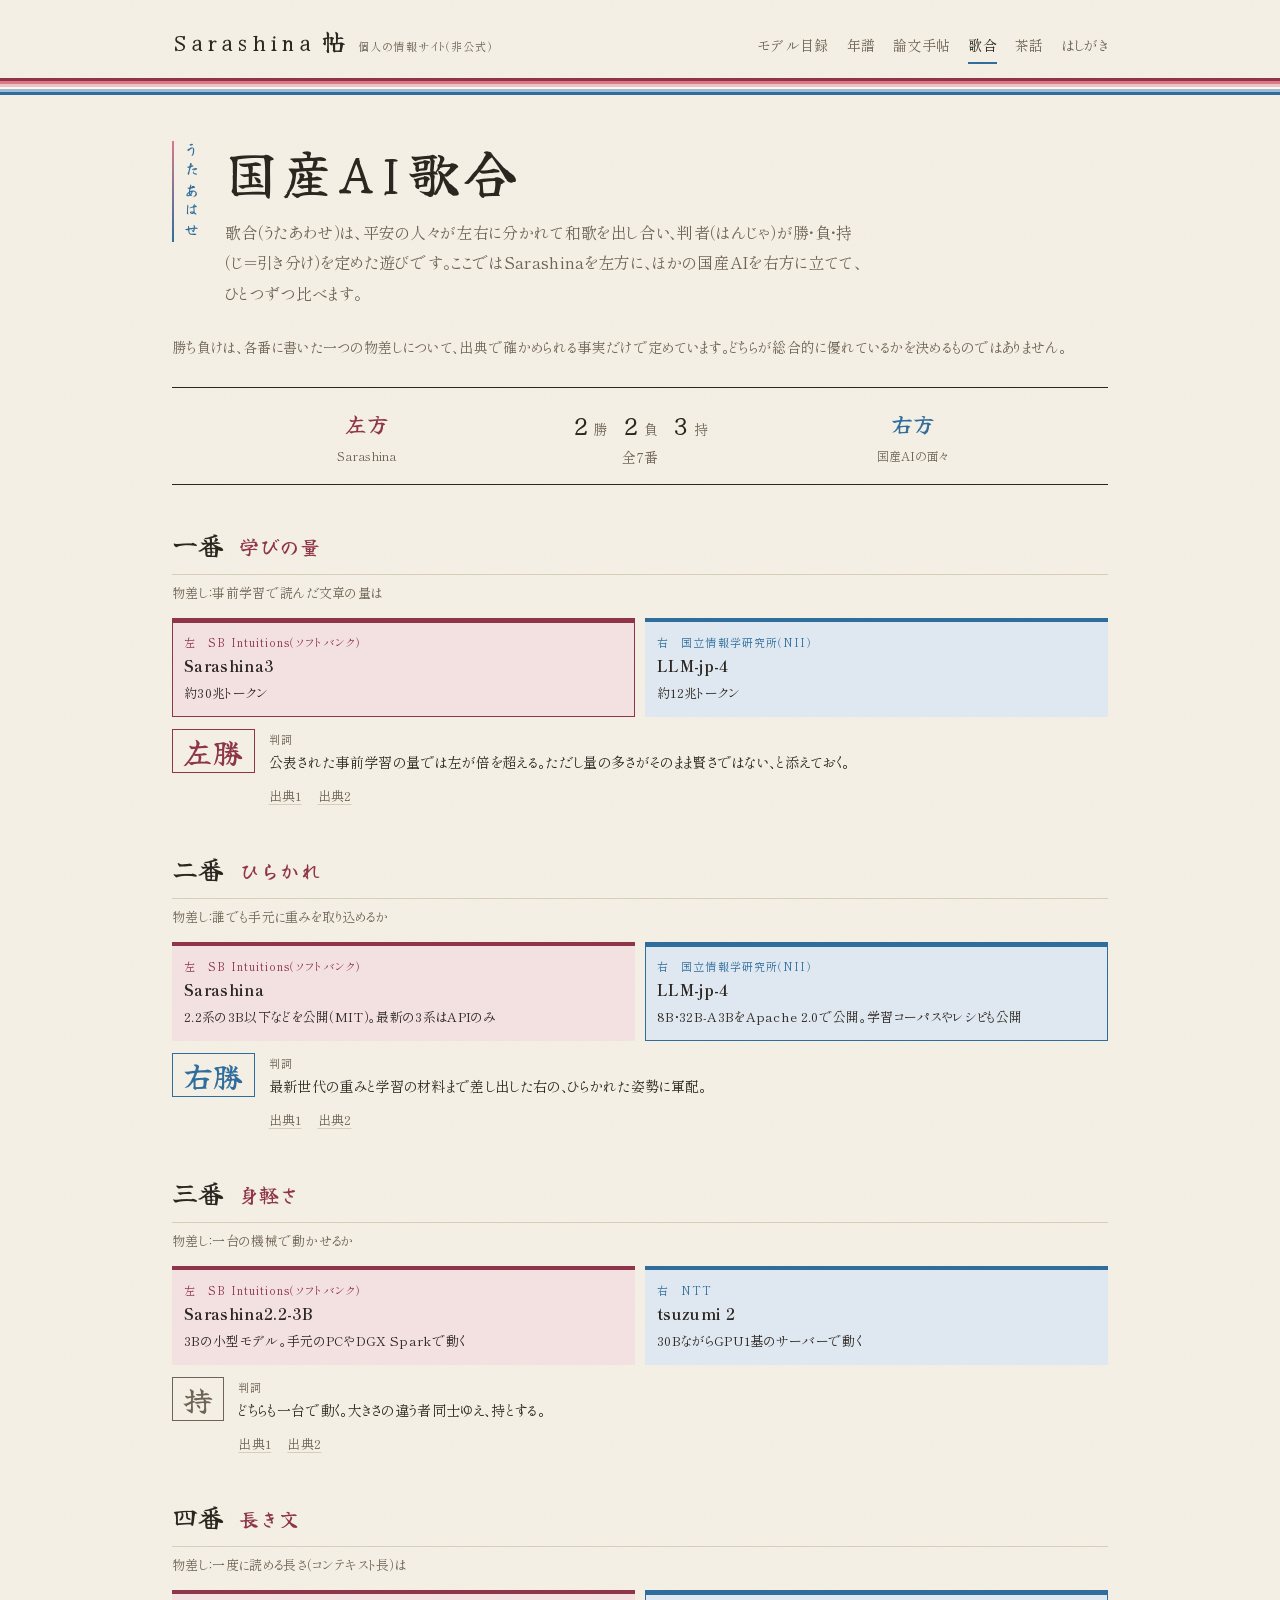
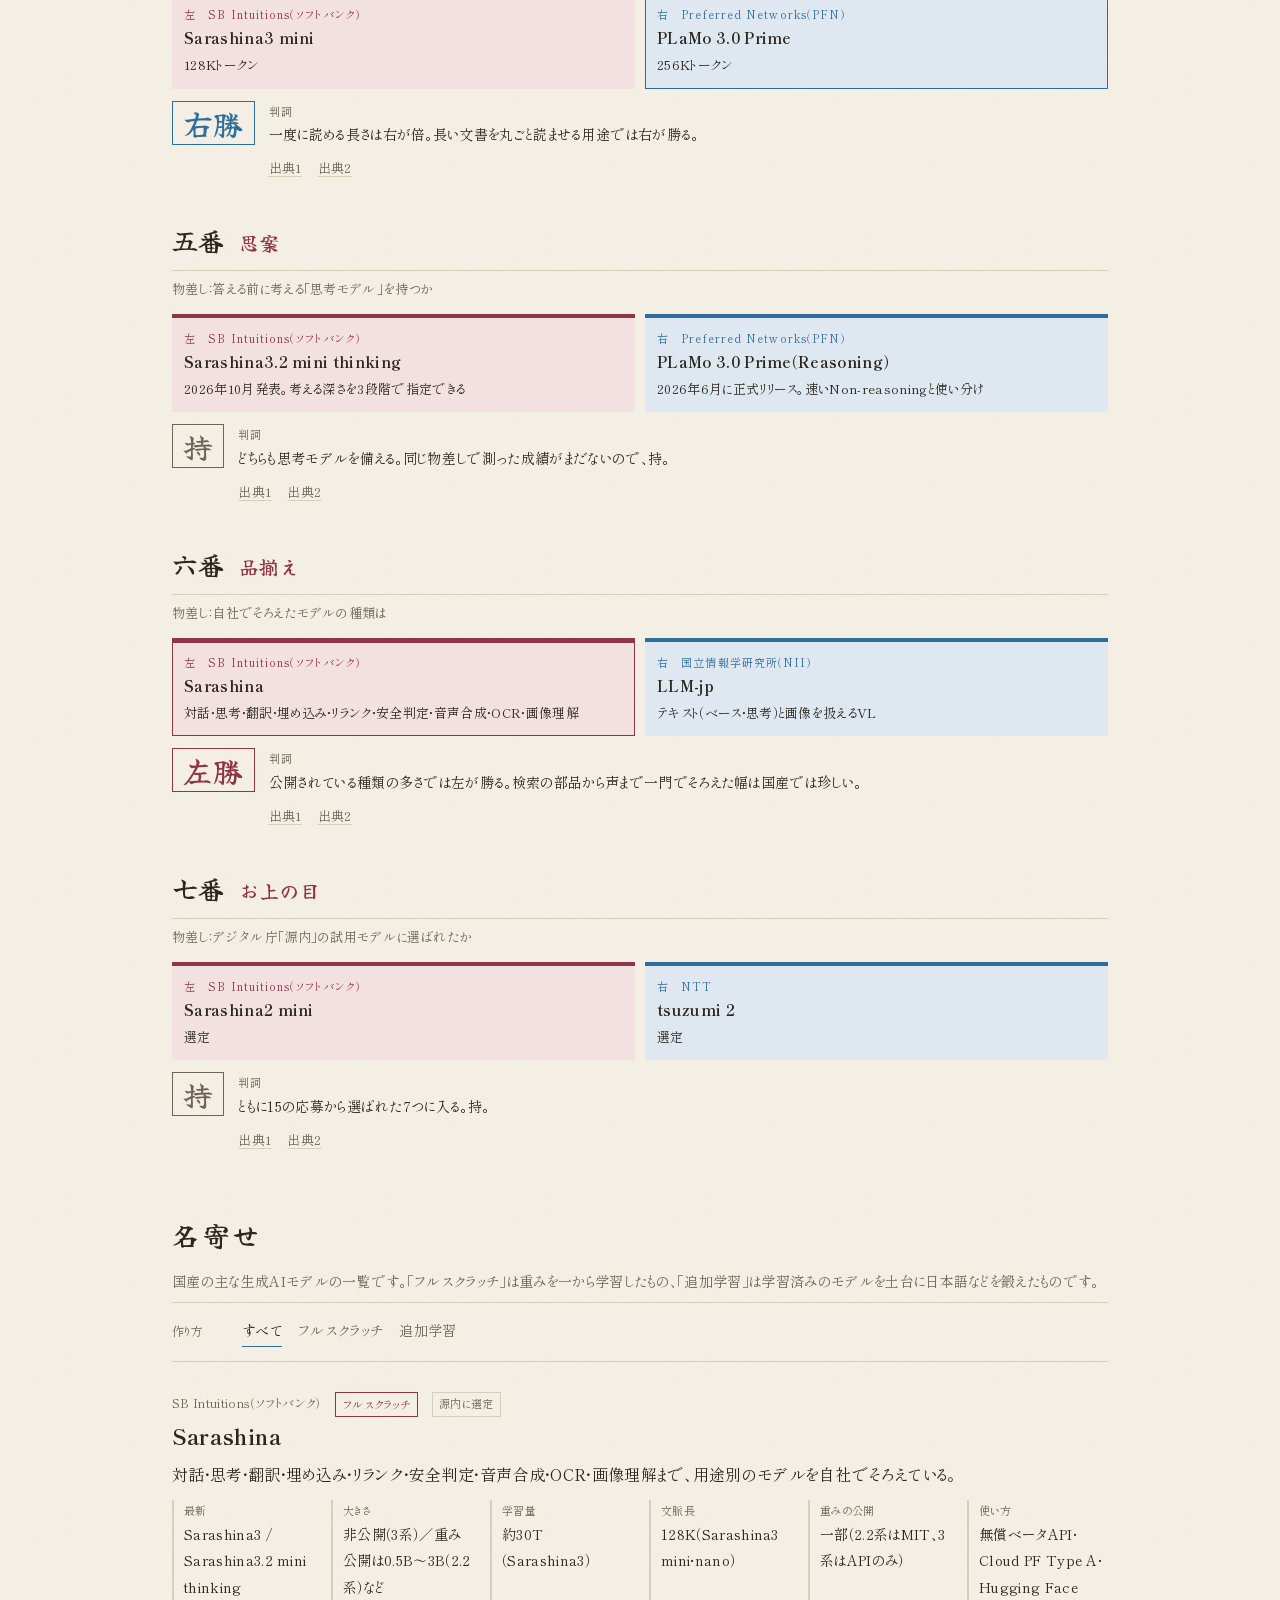
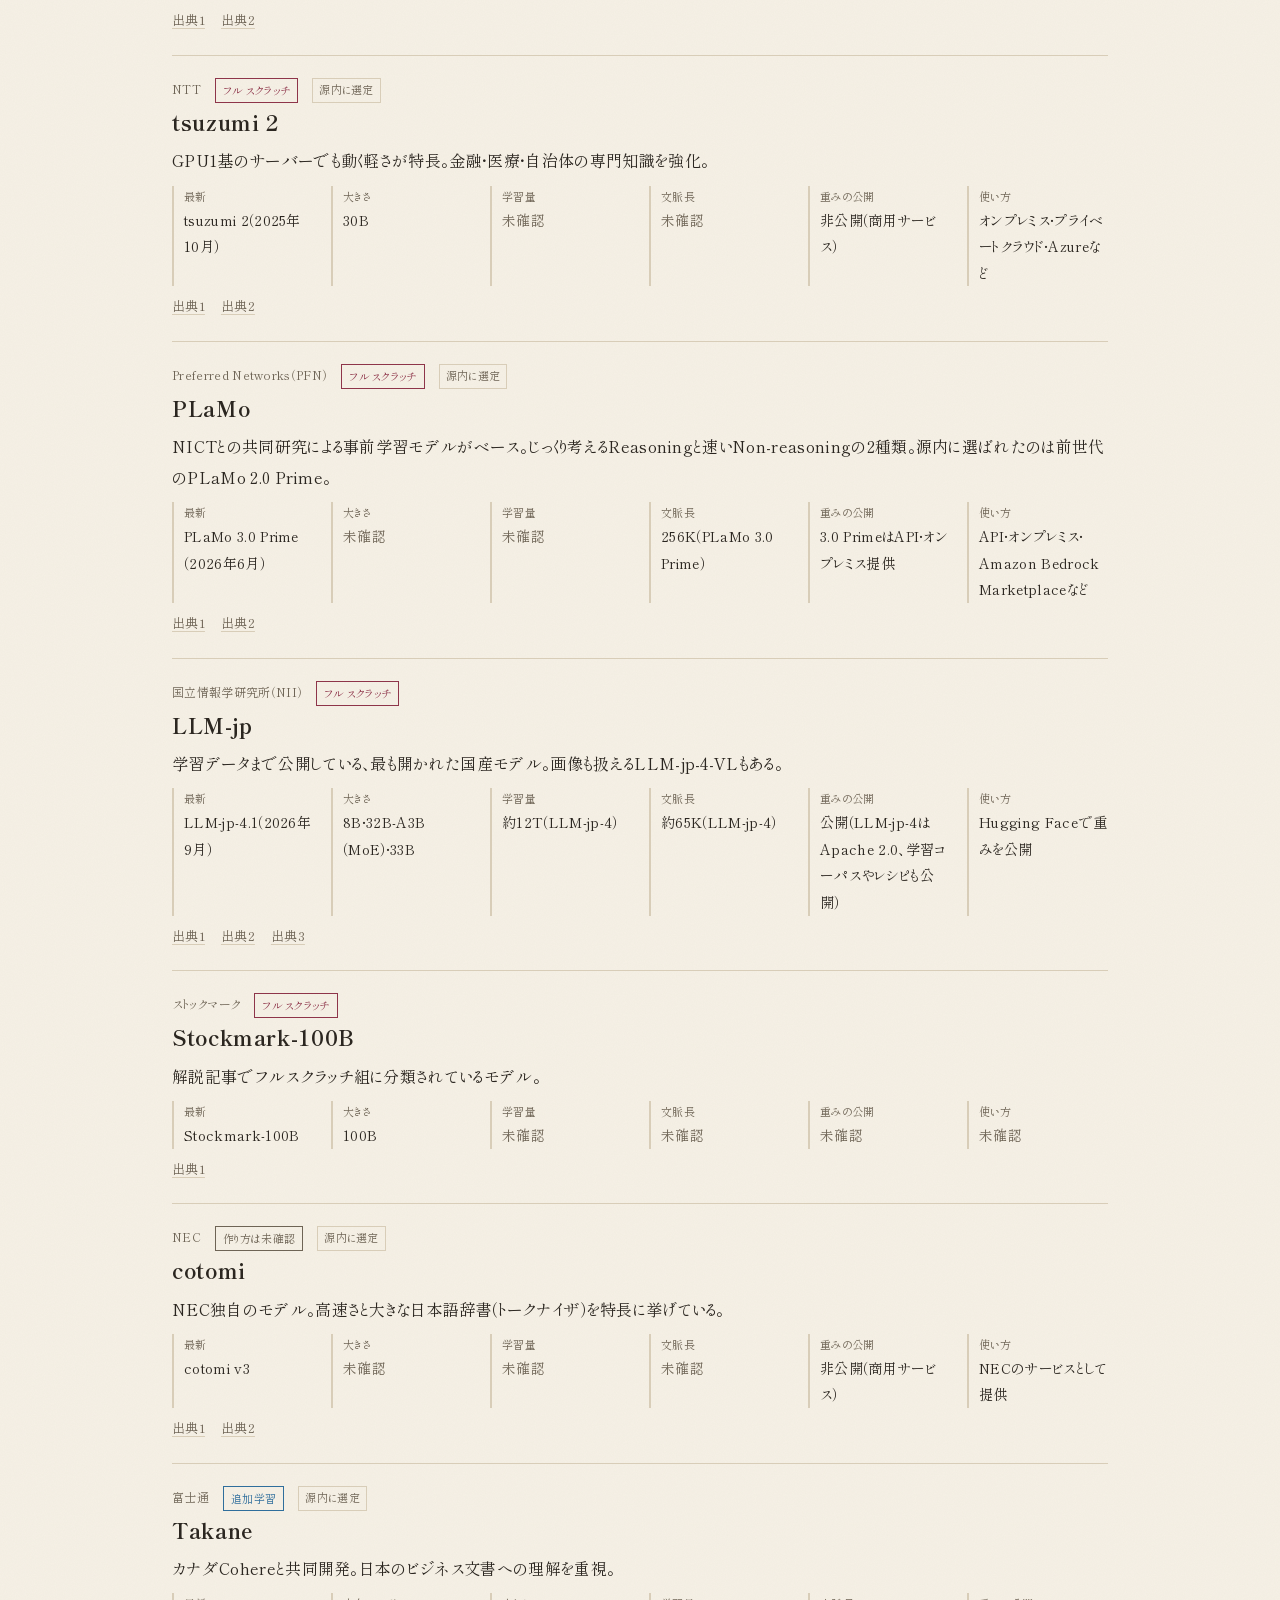
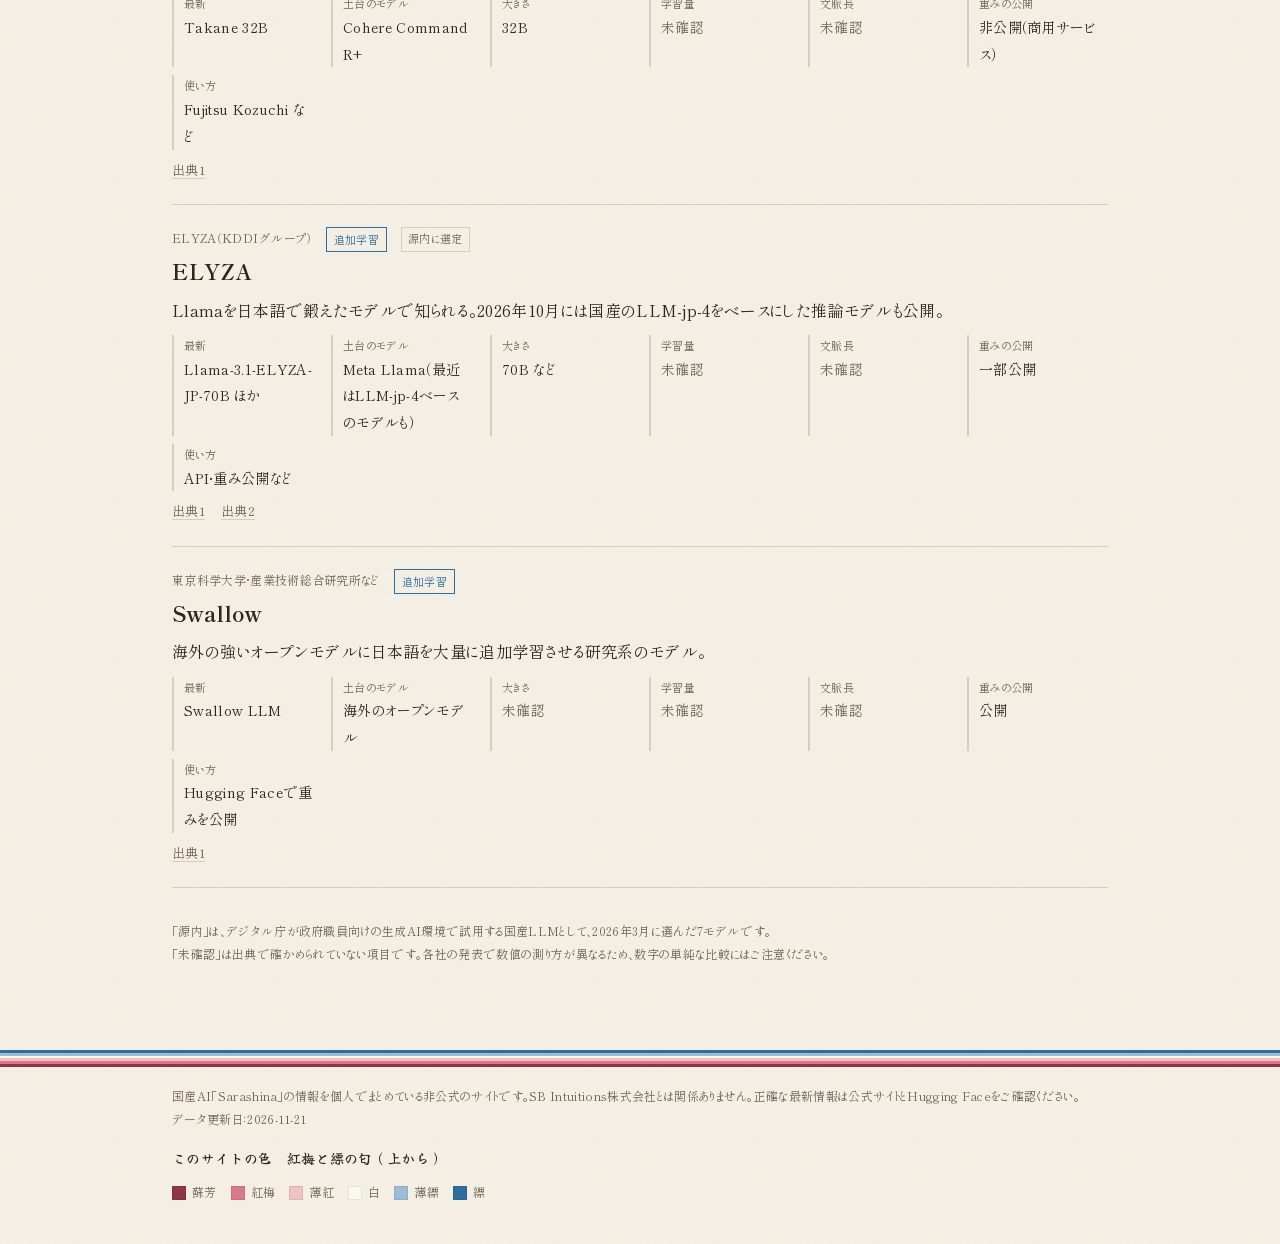
<file: docs/utaawase.html>
<!DOCTYPE html>
<html lang="ja">
<head>
<meta charset="utf-8">
<meta name="viewport" content="width=device-width, initial-scale=1">
<meta name="theme-color" content="#F6F1E6">
<meta name="color-scheme" content="light only">
<title>国産AI歌合｜Sarashina 帖（非公式）</title>
<meta name="description" content="Sarashinaと国産の生成AIモデルを、平安時代の歌合になぞらえて左右に並べて比べる非公式ページ。勝ち負けは出典で確かめられる事実だけで決めています。">
<style>
/* 3ページ共通のスタイル。色は :root の変数だけを変えれば全体に反映される。 */
/* 書体：見出しは筆の「Yuji Syuku」、本文は「Shippori Mincho」（どちらもGoogle Fonts） */
@import url("https://fonts.googleapis.com/css2?family=Yuji+Syuku&family=Shippori+Mincho:wght@400;600;700&display=swap");

:root {
  color-scheme: light;     /* スマホがダークモードでも、和紙の明るい地で見せる */

  /* 地と墨 */
  --paper: #F6F1E6;        /* 生成りの和紙 */
  --paper-2: #EEE6D6;      /* 練色（ねりいろ） */
  --ink: #2B2620;          /* 墨 */
  --sub: #6E6455;          /* 枯茶（からちゃ）寄りの灰 */
  --rule: #D8CDB8;         /* 砥粉（とのこ）寄り */

  /* 平安装束の色。帯（--juni）と、年譜の色分けに使う */
  --suou: #8E354A;         /* 蘇芳（すおう） */
  --kobai: #D9798A;        /* 紅梅（こうばい） */
  --usubeni: #EFC3C3;      /* 薄紅（うすべに） */
  --shiro: #FBF8F0;        /* 白 */
  --moegi: #9AAE3E;        /* 萌黄（もえぎ） */
  --usuhanada: #9DBCD6;    /* 薄縹（うすはなだ） */
  --hanada: #2F6E9C;       /* 縹（はなだ） */
  --futaai: #6E4F86;       /* 二藍（ふたあい） */
  --kikuchiba: #B4862E;    /* 黄朽葉（きくちば） */
  --aokuchiba: #6B7A33;    /* 青朽葉（あおくちば） */
  --nibi: #9A9387;         /* 鈍色（にびいろ） */
  --ouni: #C0623A;         /* 黄丹（おうに）寄りの丹 */

  --brand: var(--hanada);
  --accent: var(--suou);
  /* 「紅梅の匂」と「縹の匂」を白で分けたかさね（同じ色の濃淡を重ねる） */
  --juni: linear-gradient(180deg,
    var(--suou) 0 3px, var(--kobai) 3px 6px, var(--usubeni) 6px 9px, var(--shiro) 9px 11px,
    var(--usuhanada) 11px 14px, var(--hanada) 14px 17px);
  --kasane-v: linear-gradient(180deg, var(--kobai), var(--hanada));
  --c-company: var(--futaai);
  --c-release: var(--hanada);
  --c-service: var(--kikuchiba);
  --c-hf: var(--aokuchiba);
  --c-world: var(--nibi);
  --c-china: var(--ouni);
  --fude: "Yuji Syuku", "Hiragino Mincho ProN", "Yu Mincho", serif;
  --mincho: "Shippori Mincho", "Hiragino Mincho ProN", "Yu Mincho", serif;
  --gothic: var(--mincho);
}

* { box-sizing: border-box; }
html { -webkit-text-size-adjust: 100%; }
body {
  margin: 0; background: var(--paper); color: var(--ink);
  font-family: var(--mincho); font-size: 16px; line-height: 1.9;
  background-image: url("data:image/svg+xml,%3Csvg xmlns='http://www.w3.org/2000/svg' width='160' height='160'%3E%3Cfilter id='n'%3E%3CfeTurbulence type='fractalNoise' baseFrequency='.9' numOctaves='2' stitchTiles='stitch'/%3E%3CfeColorMatrix values='0 0 0 0 .45 0 0 0 0 .38 0 0 0 0 .28 0 0 0 .06 0'/%3E%3C/filter%3E%3Crect width='160' height='160' filter='url(%23n)'/%3E%3C/svg%3E");
  font-feature-settings: "palt"; letter-spacing: .02em;
}
a { color: inherit; text-decoration-color: var(--rule); text-underline-offset: 3px; }
a:hover { text-decoration-color: var(--brand); }

/* ---- 柱（サイト共通の見出し帯） ---- */
.masthead { position: relative; }
.masthead::after { content: ""; display: block; height: 17px; background: var(--juni); }
.masthead-inner {
  max-width: 980px; margin: 0 auto; padding: 18px 22px 14px;
  display: flex; align-items: baseline; justify-content: space-between; gap: 16px; flex-wrap: wrap;
}
.site-name { font-family: var(--fude); font-weight: 400; font-size: 24px; letter-spacing: .08em; text-decoration: none; }
.site-name small { font-family: var(--gothic); font-weight: 400; font-size: 11px; color: var(--sub); letter-spacing: .1em; margin-left: 10px; }
.site-nav { display: flex; flex-wrap: wrap; gap: 4px 18px; font-size: 14px; }
.site-nav a { text-decoration: none; color: var(--sub); padding-bottom: 3px; border-bottom: 2px solid transparent; }
.site-nav a[aria-current="page"] { color: var(--ink); border-bottom-color: var(--brand); }

/* ---- ページ見出し ---- */
.page-head {
  max-width: 980px; margin: 0 auto; padding: 46px 22px 26px;
  display: grid; grid-template-columns: auto 1fr; gap: 26px; align-items: start;
}
.tate {
  writing-mode: vertical-rl; font-family: var(--fude); font-size: 15px; letter-spacing: .35em;
  color: var(--brand); padding-left: 10px; line-height: 1;
  border-left: 2px solid transparent; border-image: var(--kasane-v) 1;
}
.page-head h1 {
  font-family: var(--fude); font-weight: 400; font-size: clamp(34px, 8vw, 52px);
  line-height: 1.2; margin: 0 0 14px; letter-spacing: .08em;
}
.page-head p { margin: 0; color: var(--sub); max-width: 40em; }

main { max-width: 980px; margin: 0 auto; padding: 0 22px 72px; }

/* ---- 絞り込み（ボタンではなく文字の並び） ---- */
.filters { border-top: 1px solid var(--rule); border-bottom: 1px solid var(--rule); padding: 10px 0; margin-bottom: 8px; }
.filter-row { display: flex; flex-wrap: wrap; align-items: baseline; gap: 4px 16px; padding: 4px 0; font-size: 14px; }
.filter-row .label { color: var(--sub); font-size: 12px; min-width: 4.5em; }
.opt {
  font: inherit; background: none; border: 0; padding: 0 0 2px; cursor: pointer; color: var(--sub);
  border-bottom: 1px solid transparent; letter-spacing: inherit;
}
.opt[aria-pressed="true"] { color: var(--ink); border-bottom-color: var(--brand); }
.opt:focus-visible, .search:focus-visible { outline: 2px solid var(--brand); outline-offset: 2px; }
.search {
  width: 100%; font: inherit; color: var(--ink); background: transparent;
  border: 0; border-bottom: 1px solid var(--rule); padding: 6px 0; margin-bottom: 6px;
}
.search::placeholder { color: var(--sub); }
.count { font-size: 12px; color: var(--sub); margin: 10px 0 0; }

/* ---- 目録の一項目 ---- */
.entry { border-bottom: 1px solid var(--rule); padding: 22px 0; }
.entry-meta { font-size: 12px; color: var(--sub); display: flex; flex-wrap: wrap; gap: 4px 14px; }
.entry-meta .kind { color: var(--accent); }
.entry h2 { font-family: var(--mincho); font-weight: 700; color: var(--ink); font-size: 21px; line-height: 1.45; margin: 4px 0 8px; letter-spacing: .03em; }
.entry p { margin: 6px 0; }
.mark { font-size: 11px; color: var(--sub); border: 1px solid var(--rule); padding: 0 6px; }
.mark.warn { color: var(--c-service); border-color: currentColor; }
.unk { color: var(--sub); }
.links { font-size: 13px; display: flex; flex-wrap: wrap; gap: 4px 16px; margin-top: 8px; color: var(--sub); }

.note { font-size: 12px; color: var(--sub); margin-top: 32px; line-height: 1.9; }

/* ---- 奥付 ---- */
.colophon::before { content: ""; display: block; height: 17px; background: var(--juni); transform: scaleY(-1); }
.colophon-inner { max-width: 980px; margin: 0 auto; padding: 18px 22px 40px; font-size: 12px; color: var(--sub); }

.irome { display: flex; flex-wrap: wrap; gap: 6px 14px; margin-top: 10px; }
.irome span { display: inline-flex; align-items: center; gap: 6px; }
.irome i { width: 14px; height: 14px; display: inline-block; background: var(--c); }
.irome-title { margin-top: 14px; font-family: var(--fude); font-size: 14px; color: var(--ink); }
.irome i { box-shadow: inset 0 0 0 1px rgba(0,0,0,.08); }

:root { --left: var(--suou); --left-soft: #F3E1E1; --right: var(--hanada); --right-soft: #DFE8F0; }
.intro p { margin: 0 0 10px; }
.tally { display: grid; grid-template-columns: 1fr auto 1fr; align-items: center; gap: 10px; margin: 26px 0 8px;
  border-top: 1px solid var(--ink); border-bottom: 1px solid var(--ink); padding: 14px 0; text-align: center; }
.tally .side { font-family: var(--fude); font-size: 22px; }
.tally .side small { display: block; font-family: var(--mincho); font-size: 12px; color: var(--sub); }
.tally .l { color: var(--left); } .tally .r { color: var(--right); }
.tally .score { font-family: var(--mincho); font-size: 14px; color: var(--sub); line-height: 1.7; }
.tally .score b { font-family: var(--fude); font-weight: 400; font-size: 26px; color: var(--ink); }

.ban { margin: 34px 0 0; }
.ban-head { display: flex; align-items: baseline; gap: 14px; border-bottom: 1px solid var(--rule); padding-bottom: 6px; }
.ban-no { font-family: var(--fude); font-size: 26px; }
.ban-theme { font-family: var(--fude); font-size: 20px; color: var(--accent); }
.ban-q { font-size: 13px; color: var(--sub); margin: 6px 0 12px; }
.pair { display: grid; grid-template-columns: 1fr 1fr; gap: 10px; }
.side-card { padding: 10px 12px 12px; border-top: 4px solid var(--c); background: var(--soft); }
.side-card.left { --c: var(--left); --soft: var(--left-soft); }
.side-card.right { --c: var(--right); --soft: var(--right-soft); }
.side-card .who { font-size: 11px; color: var(--c); letter-spacing: .1em; }
.side-card .name { font-family: var(--mincho); font-weight: 700; font-size: 15px; line-height: 1.45; margin: 2px 0 6px; }
.side-card .val { font-size: 13px; line-height: 1.7; }
.side-card.win { box-shadow: inset 0 0 0 1px var(--c); }
.han { display: grid; grid-template-columns: auto 1fr; gap: 14px; align-items: start; margin-top: 12px; }
.han .verdict { font-family: var(--fude); font-size: 30px; line-height: 1; padding: 6px 10px; border: 1px solid currentColor; }
.han .verdict.left { color: var(--left); } .han .verdict.right { color: var(--right); } .han .verdict.draw { color: var(--sub); }
.han .words { font-size: 14px; }
.han .words b { display: block; font-size: 11px; color: var(--sub); font-weight: 400; letter-spacing: .1em; }

h2.sec { font-family: var(--fude); font-weight: 400; font-size: 28px; margin: 56px 0 6px; letter-spacing: .06em; }
.sec-lead { color: var(--sub); font-size: 14px; margin: 0 0 8px; }
.method { font-size: 11px; padding: 1px 7px; border: 1px solid currentColor; }
.method.scratch { color: var(--suou); } .method.continual { color: var(--hanada); } .method.unknown { color: var(--sub); }
.spec { display: grid; grid-template-columns: repeat(auto-fill, minmax(140px, 1fr)); gap: 8px 18px; margin: 10px 0 4px; }
.spec div { border-left: 2px solid var(--rule); padding-left: 10px; }
.spec dt { font-size: 11px; color: var(--sub); }
.spec dd { margin: 0; font-size: 14px; }
</style>
</head>
<body>
<header class="masthead"><div class="masthead-inner"><a class="site-name" href="index.html">Sarashina 帖<small>個人の情報サイト（非公式）</small></a><nav class="site-nav" aria-label="サイト内"><a href="models.html">モデル目録</a><a href="timeline.html">年譜</a><a href="papers.html">論文手帖</a><a href="utaawase.html" aria-current="page">歌合</a><a href="chat.html">茶話</a><a href="about.html">はしがき</a></nav></div></header>
<div class="page-head">
  <div class="tate" aria-hidden="true">うたあはせ</div>
  <div>
    <h1>国産AI歌合</h1>
    <p>歌合（うたあわせ）は、平安の人々が左右に分かれて和歌を出し合い、判者（はんじゃ）が勝・負・持（じ＝引き分け）を定めた遊びです。ここではSarashinaを左方に、ほかの国産AIを右方に立てて、ひとつずつ比べます。</p>
  </div>
</div>
<main>
  <div class="intro">
    <p class="sec-lead">勝ち負けは、各番に書いた一つの物差しについて、出典で確かめられる事実だけで定めています。どちらが総合的に優れているかを決めるものではありません。</p>
  </div>
  <div class="tally" id="tally"></div>
  <div id="rounds"></div>

  <h2 class="sec">名寄せ</h2>
  <p class="sec-lead">国産の主な生成AIモデルの一覧です。「フルスクラッチ」は重みを一から学習したもの、「追加学習」は学習済みのモデルを土台に日本語などを鍛えたものです。</p>
  <div class="filters">
    <div class="filter-row" id="f-method">
      <span class="label">作り方</span>
      <button class="opt" data-v="all" aria-pressed="true">すべて</button>
      <button class="opt" data-v="scratch" aria-pressed="false">フルスクラッチ</button>
      <button class="opt" data-v="continual" aria-pressed="false">追加学習</button>
    </div>
  </div>
  <div id="list"></div>
  <p class="note">
    「源内」は、デジタル庁が政府職員向けの生成AI環境で試用する国産LLMとして、2026年3月に選んだ7モデルです。<br>
    「未確認」は出典で確かめられていない項目です。各社の発表で数値の測り方が異なるため、数字の単純な比較にはご注意ください。
  </p>
</main>
<footer class="colophon"><div class="colophon-inner">国産AI「Sarashina」の情報を個人でまとめている非公式のサイトです。SB Intuitions株式会社とは関係ありません。正確な最新情報は公式サイトとHugging Faceをご確認ください。<br>データ更新日：<span id="updated"></span><div class="irome-title">このサイトの色　紅梅と縹の匂（上から）</div><div class="irome"><span style="--c:var(--suou)"><i></i>蘇芳</span><span style="--c:var(--kobai)"><i></i>紅梅</span><span style="--c:var(--usubeni)"><i></i>薄紅</span><span style="--c:var(--shiro)"><i></i>白</span><span style="--c:var(--usuhanada)"><i></i>薄縹</span><span style="--c:var(--hanada)"><i></i>縹</span></div></div></footer>

<script id="site-data" type="application/json">{"updated_at": "2026-11-21", "models": [{"id": "sarashina1-7b", "name": "Sarashina1-7B", "generation": "Sarashina1", "kind": "base", "modality": ["text"], "params_b": 7, "architecture": "GPT-NeoX（RoPE）", "training_tokens": "1.0T", "context_length": null, "license": {"name": "MIT", "commercial": true}, "availability": "open_weights", "released": "2024-06-07", "hf_repo": "sbintuitions/sarashina1-7b", "spark": "ok", "notes": "指示チューニングなしの事前学習モデル。", "sources": ["https://huggingface.co/sbintuitions/sarashina1-65b"]}, {"id": "sarashina1-13b", "name": "Sarashina1-13B", "generation": "Sarashina1", "kind": "base", "modality": ["text"], "params_b": 13, "architecture": "GPT-NeoX（RoPE）", "training_tokens": "1.0T", "context_length": null, "license": {"name": "MIT", "commercial": true}, "availability": "open_weights", "released": "2024-06-07", "hf_repo": "sbintuitions/sarashina1-13b", "spark": "ok", "notes": "指示チューニングなしの事前学習モデル。", "sources": ["https://huggingface.co/sbintuitions/sarashina1-65b"]}, {"id": "sarashina1-65b", "name": "Sarashina1-65B", "generation": "Sarashina1", "kind": "base", "modality": ["text"], "params_b": 65, "architecture": "GPT-NeoX（RoPE）、80層、語彙51,200", "training_tokens": "800B", "context_length": null, "license": {"name": "MIT", "commercial": true}, "availability": "open_weights", "released": "2024-06-07", "hf_repo": "sbintuitions/sarashina1-65b", "spark": "quant", "notes": "日本語Common Crawl（クリーニング後 約550Bトークン）で学習。指示チューニングなし。", "sources": ["https://huggingface.co/sbintuitions/sarashina1-65b"]}, {"id": "sarashina2-7b", "name": "Sarashina2-7B", "generation": "Sarashina2", "kind": "base", "modality": ["text"], "params_b": 7, "architecture": "Llama系（RoPE、SwiGLU）、語彙102,400", "training_tokens": "2.1T", "context_length": null, "license": {"name": "MIT", "commercial": true}, "availability": "open_weights", "released": "2024-06-07", "hf_repo": "sbintuitions/sarashina2-7b", "spark": "ok", "notes": "トークナイザは use_fast=False 指定が必要。指示チューニングなし。", "sources": ["https://huggingface.co/sbintuitions/sarashina2-7b", "https://labindex.pages.dev/outputs/sb-intuitions/sarashina2"]}, {"id": "sarashina2-13b", "name": "Sarashina2-13B", "generation": "Sarashina2", "kind": "base", "modality": ["text"], "params_b": 13, "architecture": "Llama系（RoPE、SwiGLU）、語彙102,400", "training_tokens": "2.1T", "context_length": null, "license": {"name": "MIT", "commercial": true}, "availability": "open_weights", "released": "2024-06-07", "hf_repo": "sbintuitions/sarashina2-13b", "spark": "ok", "notes": "Sarashina2-Vision-14Bのベース。指示チューニングなし。", "sources": ["https://labindex.pages.dev/outputs/sb-intuitions/sarashina2"]}, {"id": "sarashina2-70b", "name": "Sarashina2-70B", "generation": "Sarashina2", "kind": "base", "modality": ["text"], "params_b": 70, "architecture": "Llama系、80層、隠れ次元8192、語彙102,400", "training_tokens": "2.1T", "context_length": null, "license": {"name": "MIT", "commercial": true}, "availability": "open_weights", "released": "2024-08-06", "hf_repo": "sbintuitions/sarashina2-70b", "spark": "quant", "notes": "Sarashina2-8x70Bのベース。指示チューニングなし。", "sources": ["https://labindex.pages.dev/outputs/sb-intuitions/sarashina2"]}, {"id": "sarashina2-8x70b", "name": "Sarashina2-8x70B", "generation": "Sarashina2", "kind": "base", "modality": ["text"], "params_b": 465, "architecture": "MoE（Sarashina2-70Bをsparse upcycling）", "training_tokens": null, "context_length": null, "license": {"name": "Sarashina Model NonCommercial License", "commercial": false}, "availability": "open_weights", "released": "2024-11-05", "hf_repo": "sbintuitions/sarashina2-8x70b", "spark": "no", "notes": "公式発表は2024-11-08。BF16推論にはH100×16台が必要とされる。「4,600億パラメータ」はこのモデルの総パラメータ数。", "sources": ["https://huggingface.co/sbintuitions/sarashina2-8x70b", "https://www.sbintuitions.co.jp/en/news/press/20241108_01"]}, {"id": "sarashina2.1-1b", "name": "Sarashina2.1-1B", "generation": "Sarashina2.1", "kind": "base", "modality": ["text"], "params_b": 1, "architecture": null, "training_tokens": "10T（第1段階）", "context_length": null, "license": {"name": null, "commercial": null}, "availability": "open_weights", "released": "2024-11-26", "hf_repo": "sbintuitions/sarashina2.1-1b", "spark": "ok", "notes": "sarashina-embedding-v1-1bのベース。", "sources": ["https://huggingface.co/sbintuitions/sarashina2.1-1b"]}, {"id": "sarashina2.2-0.5b-instruct", "name": "Sarashina2.2-0.5B-instruct-v0.1", "generation": "Sarashina2.2", "kind": "instruct", "modality": ["text"], "params_b": 0.5, "architecture": null, "training_tokens": null, "context_length": null, "license": {"name": "MIT", "commercial": true}, "availability": "open_weights", "released": "2025-02-26", "hf_repo": "sbintuitions/sarashina2.2-0.5b-instruct-v0.1", "spark": "ok", "notes": "Japanese MT Bench 4.55。エッジ・軽量用途。", "sources": ["https://huggingface.co/sbintuitions/sarashina2.2-0.5b-instruct-v0.1"]}, {"id": "sarashina2.2-1b-instruct", "name": "Sarashina2.2-1B-instruct-v0.1", "generation": "Sarashina2.2", "kind": "instruct", "modality": ["text"], "params_b": 1, "architecture": null, "training_tokens": null, "context_length": null, "license": {"name": "MIT", "commercial": true}, "availability": "open_weights", "released": "2025-02-26", "hf_repo": "sbintuitions/sarashina2.2-1b-instruct-v0.1", "spark": "ok", "notes": "Japanese MT Bench 5.09。", "sources": ["https://huggingface.co/sbintuitions/sarashina2.2-1b-instruct-v0.1"]}, {"id": "sarashina2.2-3b-instruct", "name": "Sarashina2.2-3B-instruct-v0.1", "generation": "Sarashina2.2", "kind": "instruct", "modality": ["text"], "params_b": 3, "architecture": null, "training_tokens": null, "context_length": null, "license": {"name": "MIT", "commercial": true}, "availability": "open_weights", "released": "2025-02-26", "hf_repo": "sbintuitions/sarashina2.2-3b-instruct-v0.1", "spark": "ok", "notes": "Elyza-tasks-100 3.75、Japanese MT Bench 6.51。ローカルで動くSarashinaの本命。このサイトの更新担当候補。", "sources": ["https://huggingface.co/sbintuitions/sarashina2.2-3b-instruct-v0.1"]}, {"id": "sarashina2.2-base", "name": "Sarashina2.2-0.5B / 1B / 3B（事前学習）", "generation": "Sarashina2.2", "kind": "base", "modality": ["text"], "params_b": 3, "architecture": null, "training_tokens": null, "context_length": null, "license": {"name": "MIT", "commercial": true}, "availability": "open_weights", "released": "2025-03-03", "hf_repo": "sbintuitions/sarashina2.2-3b", "spark": "ok", "notes": "0.5B・1B・3Bの3サイズ。3段階の学習で構築。ファインチューニングの土台向け。", "sources": ["https://huggingface.co/sbintuitions/sarashina2.2-3b", "https://huggingface.co/sbintuitions/sarashina2.2-1b"], "short": "0.5〜3B", "hf_repos": ["sbintuitions/sarashina2.2-0.5b", "sbintuitions/sarashina2.2-1b", "sbintuitions/sarashina2.2-3b"]}, {"id": "sarashina2-vision-8b", "name": "Sarashina2-Vision-8B", "generation": "Sarashina2", "kind": "vision", "modality": ["text", "image"], "params_b": 8, "architecture": null, "training_tokens": null, "context_length": null, "license": {"name": null, "commercial": null}, "availability": "open_weights", "released": "2025-03-09", "hf_repo": "sbintuitions/sarashina2-vision-8b", "spark": "ok", "notes": "画像理解（VLM）。", "sources": ["https://huggingface.co/sbintuitions/sarashina2-vision-8b"]}, {"id": "sarashina2-vision-14b", "name": "Sarashina2-Vision-14B", "generation": "Sarashina2", "kind": "vision", "modality": ["text", "image"], "params_b": 14, "architecture": "Sarashina2-13B ＋ Qwen2-VL-7Bの画像エンコーダ", "training_tokens": null, "context_length": null, "license": {"name": "MIT", "commercial": true}, "availability": "open_weights", "released": "2025-03-09", "hf_repo": "sbintuitions/sarashina2-vision-14b", "spark": "ok", "notes": "画像理解（VLM）。", "sources": ["https://huggingface.co/sbintuitions/sarashina2-vision-14b"]}, {"id": "sarashina-embedding-v1-1b", "name": "Sarashina-Embedding-v1-1B", "generation": "Embedding", "kind": "embedding", "modality": ["text"], "params_b": 1.2, "architecture": "Sarashina2.1-1Bベース、1,792次元", "training_tokens": null, "context_length": 8192, "license": {"name": "Sarashina Model NonCommercial License", "commercial": false}, "availability": "open_weights", "released": "2024-11-22", "hf_repo": "sbintuitions/sarashina-embedding-v1-1b", "spark": "ok", "notes": "公開当時、JMTEB 16データセット平均で最高水準。", "sources": ["https://huggingface.co/sbintuitions/sarashina-embedding-v1-1b"], "lineage": "Sarashina2.1"}, {"id": "sarashina-embedding-v2-1b", "name": "Sarashina-Embedding-v2-1B", "generation": "Embedding", "kind": "embedding", "modality": ["text"], "params_b": 1, "architecture": null, "training_tokens": null, "context_length": 8192, "license": {"name": "Sarashina Model NonCommercial License", "commercial": false}, "availability": "open_weights", "released": "2025-07-30", "hf_repo": "sbintuitions/sarashina-embedding-v2-1b", "spark": "ok", "notes": "", "sources": ["https://www.issoh.co.jp/tech/details/11856/"], "lineage": "Sarashina2.2"}, {"id": "sarashina2.2-vision-3b", "name": "Sarashina2.2-Vision-3B", "generation": "Sarashina2.2", "kind": "vision", "modality": ["text", "image"], "params_b": 3.8, "architecture": null, "training_tokens": null, "context_length": null, "license": {"name": "MIT", "commercial": true}, "availability": "open_weights", "released": "2025-11-19", "hf_repo": "sbintuitions/sarashina2.2-vision-3b", "spark": "ok", "notes": "画像理解（VLM）。", "sources": ["https://www.issoh.co.jp/tech/details/11856/"]}, {"id": "sarashina2-mini", "name": "Sarashina2 mini", "generation": "Sarashina2", "kind": "instruct", "modality": ["text"], "params_b": null, "architecture": null, "training_tokens": null, "context_length": null, "license": {"name": "API（提供元の利用規約に従う）", "commercial": null}, "availability": "api", "released": "2025-11", "hf_repo": null, "spark": "api", "notes": "商用APIとして提供。Sarashina3の提供開始に伴い、旧Sarashina APIは新規申し込みを終了。", "sources": ["https://weel.co.jp/media/tech/sarashina/", "https://www.issoh.co.jp/tech/details/11856/"]}, {"id": "sarashina2.2-ocr", "name": "Sarashina2.2-OCR", "generation": "Sarashina2.2", "kind": "ocr", "modality": ["text", "image"], "params_b": 3, "architecture": null, "training_tokens": null, "context_length": null, "license": {"name": "MIT", "commercial": true}, "availability": "open_weights", "released": "2026-03-22", "hf_repo": "sbintuitions/sarashina2.2-ocr", "spark": "ok", "notes": "日英ドキュメントOCR。縦書きや複雑なレイアウトの日本語文書に強い（VJRODaでCER 22.6）。HF上の表示は4B。", "sources": ["https://huggingface.co/sbintuitions/sarashina2.2-ocr", "https://www.issoh.co.jp/tech/details/11856/"]}, {"id": "sarashina2.2-tts", "name": "Sarashina2.2-TTS", "generation": "Sarashina2.2", "kind": "tts", "modality": ["text", "audio"], "params_b": 0.8, "architecture": "Sarashina2.2-0.5Bベース", "training_tokens": null, "context_length": null, "license": {"name": "Sarashina Model NonCommercial License", "commercial": false}, "availability": "open_weights", "released": "2026-04-16", "hf_repo": "sbintuitions/sarashina2.2-tts", "spark": "ok", "notes": "日本語中心の音声合成。短い参照音声からのゼロショット話者生成、ナレーション・放送・会話などの話し方、日英の混在に対応。", "sources": ["https://huggingface.co/sbintuitions/sarashina2.2-tts"]}, {"id": "sarashina3-mini", "name": "Sarashina3 mini", "generation": "Sarashina3", "kind": "instruct", "modality": ["text"], "params_b": null, "architecture": "フルスクラッチ開発", "training_tokens": "約30T", "context_length": 131072, "license": {"name": "API（提供元の利用規約に従う）", "commercial": null}, "availability": "api", "released": "2026-06-30", "hf_repo": null, "spark": "api", "notes": "標準モデル。ツール呼び出し対応。公式評価で全体的にGPT-4.1やQwen3-235B-A22B-Instruct-2507と同程度、日本文化QA（JamC-QA）では上回る。Cloud PF Type Aと、無償ベータの「Sarashinaサービス」で利用可能。", "sources": ["https://www.sbintuitions.co.jp/blog/entry/2026/06/30/100000/", "https://docs.sarashina.ai/models"]}, {"id": "sarashina3-nano", "name": "Sarashina3 nano", "generation": "Sarashina3", "kind": "instruct", "modality": ["text"], "params_b": null, "architecture": "フルスクラッチ開発", "training_tokens": "約30T", "context_length": 131072, "license": {"name": "API（提供元の利用規約に従う）", "commercial": null}, "availability": "api", "released": "2026-06-30", "hf_repo": null, "spark": "api", "notes": "軽量・高速モデル。分類・タグ付け・要約などの大量処理向け。公式評価で日本語などでQwen3-4B-Instruct-2507を上回る。", "sources": ["https://www.sbintuitions.co.jp/blog/entry/2026/06/30/100000/", "https://docs.sarashina.ai/models"]}, {"id": "sarashina3-guard", "name": "Sarashina3 guard", "generation": "Sarashina3", "kind": "guard", "modality": ["text"], "params_b": null, "architecture": null, "training_tokens": null, "context_length": 65536, "license": {"name": "API（提供元の利用規約に従う）", "commercial": null}, "availability": "api", "released": "2026-06-30", "hf_repo": null, "spark": "api", "notes": "入力の安全性を判定する専用モデル（文章は生成しない）。有害な入力にはT1〜T12のカテゴリコードを返す。", "sources": ["https://docs.sarashina.ai/models"]}, {"id": "sarashina3-embedding", "name": "Sarashina3 embedding", "generation": "Sarashina3", "kind": "embedding", "modality": ["text"], "params_b": null, "architecture": "1,536次元（256次元まで削減可）", "training_tokens": null, "context_length": 8000, "license": {"name": "API（提供元の利用規約に従う）", "commercial": null}, "availability": "api", "released": "2026-06-30", "hf_repo": null, "spark": "api", "notes": "検索・分類・クラスタリングなど7種類のタスク指定に対応。", "sources": ["https://docs.sarashina.ai/models"]}, {"id": "sarashina3-rerank", "name": "Sarashina3 rerank", "generation": "Sarashina3", "kind": "rerank", "modality": ["text"], "params_b": null, "architecture": "クロスエンコーダ", "training_tokens": null, "context_length": 8000, "license": {"name": "API（提供元の利用規約に従う）", "commercial": null}, "availability": "api", "released": "2026-06-30", "hf_repo": null, "spark": "api", "notes": "検索結果やRAG候補の並べ替え。独自の順位付けルールを指定できるCUSTOMIZEモードあり。", "sources": ["https://docs.sarashina.ai/models"]}, {"id": "sarashina3-translate", "name": "Sarashina3 translate", "generation": "Sarashina3", "kind": "translate", "modality": ["text"], "params_b": null, "architecture": null, "training_tokens": null, "context_length": null, "license": {"name": "API（提供元の利用規約に従う）", "commercial": null}, "availability": "api", "released": "2026-10-13", "hf_repo": null, "spark": "api", "notes": "日英・英日翻訳。無償ベータ「Sarashinaサービス」で公開。後継はSarashina3.2 translate。", "sources": ["https://www.watch.impress.co.jp/docs/news/2147706.html"]}, {"id": "sarashina3.2-mini-thinking", "name": "Sarashina3.2 mini thinking", "generation": "Sarashina3.2", "kind": "thinking", "modality": ["text"], "params_b": null, "architecture": null, "training_tokens": null, "context_length": 131072, "license": {"name": "API（提供元の利用規約に従う）", "commercial": null}, "availability": "api", "released": "2026-10-29", "hf_repo": null, "spark": "api", "notes": "Sarashina初の思考（推論）モデル。reasoning_effortでlow/medium/highの3段階を指定。ツール呼び出し・Web検索・コーディングが向上。", "sources": ["https://www.sbbit.jp/article/cont1/187994", "https://docs.sarashina.ai/models"]}, {"id": "sarashina3.2-translate", "name": "Sarashina3.2 translate", "generation": "Sarashina3.2", "kind": "translate", "modality": ["text"], "params_b": null, "architecture": null, "training_tokens": null, "context_length": null, "license": {"name": "API（提供元の利用規約に従う）", "commercial": null}, "availability": "api", "released": null, "hf_repo": null, "spark": "api", "notes": "Sarashina3 translateの後継。入力は最大5,000文字。日本語出力の文体（である調／です・ます調）を指定可能（ベータ）。", "sources": ["https://docs.sarashina.ai/models"]}], "events": [{"id": "founded", "date": "2023-08-04", "kind": "company", "title": "SB Intuitions が本格稼働", "summary": "2023年3月に準備会社として設立され、8月1日に社名をSB Intuitionsに変更。日本語に特化した国産LLMの研究開発会社として本格稼働を発表。", "models": [], "sources": ["https://www.softbank.jp/corp/news/press/sbkk/2023/20230804_02"]}, {"id": "sarashina1-2-open", "date": "2024-06-14", "kind": "release", "title": "Sarashina1・Sarashina2 を同時公開", "summary": "条件の異なる2系統の事前学習モデルを研究開発の促進のために公開。どちらも指示チューニングなしのモデル。", "models": ["sarashina1-7b", "sarashina1-13b", "sarashina1-65b", "sarashina2-7b", "sarashina2-13b"], "sources": ["https://www.sbintuitions.co.jp/en/news/press/20240614_01/"]}, {"id": "sarashina2-70b-open", "date": "2024-08-07", "kind": "release", "title": "Sarashina2-70B を公開", "summary": "700億パラメータのモデルをMITライセンスで公開。のちの8x70Bのベースになる。", "models": ["sarashina2-70b"], "sources": ["https://www.sbintuitions.co.jp/en/news/press/20240614_01/"]}, {"id": "sarashina2-8x70b-open", "date": "2024-11-08", "kind": "release", "title": "Sarashina2-8x70B（4,600億パラメータ級MoE）を公開", "summary": "Sarashina2-70Bをsparse upcyclingで拡張したMixture-of-Expertsモデル。社内の複数の日本語ベンチマークで最高性能。", "models": ["sarashina2-8x70b"], "sources": ["https://www.sbintuitions.co.jp/en/news/press/20241108_01"]}, {"id": "sarashina2-mini-api", "date": "2025-11", "kind": "service", "title": "Sarashina2 mini の商用API提供を開始", "summary": "Sarashinaシリーズとして初めて、商用APIとして提供。", "models": ["sarashina2-mini"], "sources": ["https://weel.co.jp/media/tech/sarashina/"]}, {"id": "cloud-pf-type-a", "date": "2026-04-17", "kind": "service", "title": "ソフトバンクが「Cloud PF Type A」でのSarashina提供を発表", "summary": "Oracle Alloyを採用したソブリンクラウドで、Sarashinaを使った生成AIサービスを6月から順次提供すると発表。", "models": [], "sources": ["https://internet.watch.impress.co.jp/docs/news/2102336.html"]}, {"id": "sarashina3-launch", "date": "2026-06-30", "kind": "release", "title": "Sarashina3 シリーズ提供開始", "summary": "約30兆トークンで学習したフルスクラッチの第3世代。mini・nano・guard・embedding・rerankの5モデルを、国内データセンターのCloud PF Type Aで提供。", "models": ["sarashina3-mini", "sarashina3-nano", "sarashina3-guard", "sarashina3-embedding", "sarashina3-rerank"], "sources": ["https://www.sbintuitions.co.jp/blog/entry/2026/06/30/100000/", "https://www.sbbit.jp/article/cont1/185977"]}, {"id": "sarashina-service-beta", "date": "2026-10-13", "kind": "service", "title": "「Sarashinaサービス」無償ベータ版を公開", "summary": "Googleアカウントで誰でも使えるAPIとチャットを無料で公開。translateを加えた6モデルが利用可能に。", "models": ["sarashina3-translate"], "sources": ["https://www.watch.impress.co.jp/docs/news/2147706.html"]}, {"id": "sarashina3.2-thinking", "date": "2026-10-29", "kind": "release", "title": "初の思考モデル「Sarashina3.2 mini thinking」を発表", "summary": "回答前に推論するSarashina初の思考モデル。思考の深さを3段階で指定でき、ツール呼び出し・Web検索・コーディングが向上。", "models": ["sarashina3.2-mini-thinking"], "sources": ["https://www.sbbit.jp/article/cont1/187994"]}], "world": [{"id": "gpt-4", "date": "2023-03-14", "company": "openai", "title": "GPT-4 発表", "summary": "画像入力にも対応したマルチモーダルモデル。有料のChatGPT Plusで提供開始。", "sources": ["https://openai.com/GPT-4", "https://forest.watch.impress.co.jp/docs/news/1485848.html"]}, {"id": "gemini-1", "date": "2023-12-06", "company": "google", "title": "Gemini 1.0 発表", "summary": "Ultra・Pro・Nanoの3サイズ。最初からマルチモーダルで学習したモデルとして登場し、Bardに搭載。", "sources": ["https://news.mynavi.jp/article/20231207-2834930/"]}, {"id": "gpt-4o", "date": "2024-05-13", "company": "openai", "title": "GPT-4o 発表", "summary": "テキスト・音声・画像をリアルタイムに扱うモデル。ChatGPTの無料ユーザーにも提供。", "sources": ["https://openai.com/ja-JP/index/hello-gpt-4o/"]}, {"id": "claude-3-5-sonnet", "date": "2024-06-20", "company": "anthropic", "title": "Claude 3.5 Sonnet 発表", "summary": "Claude 3 Opusの2倍の速度で、多くのベンチマークでGPT-4oと同等以上。", "sources": ["https://forest.watch.impress.co.jp/docs/news/1602260.html"]}, {"id": "deepseek-v3", "date": "2024-12-26", "company": "deepseek", "title": "DeepSeek-V3 公開", "summary": "総パラメータ6710億（うち370億が動く）のMoEモデルを重みごと公開。GPT-4o級の性能を、制限付きのH800 GPUと低い学習費用で実現したとされ、翌月の騒ぎの下地になった。", "sources": ["https://www.deepseek.com/en/news/deepseek-v3/", "https://gigazine.net/gsc_news/en/20241227-deepseek-v3"]}, {"id": "deepseek-shock", "date": "2025-01-27", "company": "deepseek", "title": "DeepSeekショック（DeepSeek-R1）", "summary": "1月に公開された推論モデルR1がOpenAI o1に迫ると話題になり、米国市場でAI関連株が急落。エヌビディアは1日で株価が約17%下がり、時価総額が史上最大の5890億ドル減った。", "sources": ["https://forbesjapan.com/articles/detail/76755", "https://www.businessinsider.jp/article/stock-selloff-ai-deepseek-nvidia-investing-bull-market-strategy-2025-1/"]}, {"id": "qwen3", "date": "2025-04-29", "company": "alibaba", "title": "Qwen3 公開（アリババ）", "summary": "0.6B〜32Bの6モデルと、MoEの30B・235Bの計8モデルをすべてオープンに。考える／考えないを切り替える「ハイブリッド推論」を初めて搭載。", "sources": ["https://cloud.watch.impress.co.jp/docs/news/2011436.html", "https://www.alibabacloud.com/press-room/alibaba-introduces-qwen3-setting-new-benchmark"]}, {"id": "kimi-k2", "date": "2025-07-11", "company": "moonshot", "title": "Kimi K2 公開（Moonshot AI）", "summary": "総パラメータ1兆のMoEモデルをオープンに公開。独自の最適化手法MuonClipで大規模な学習を安定させ、コーディングやエージェントの性能で注目された。", "sources": ["https://www.itmedia.co.jp/aiplus/articles/2507/15/news051.html", "https://gihyo.jp/article/2025/07/kimi-k2"]}, {"id": "glm-4-5", "date": "2025-07-28", "company": "zhipu", "title": "GLM-4.5 公開（Zhipu AI、のちのZ.ai）", "summary": "推論・コーディング・エージェントを一つにまとめたオープンモデル。この頃から社名をZ.aiとして海外展開を強める。", "sources": ["https://www.digitimes.com/news/a20250729VL204.html", "https://simonwillison.net/2025/Jul/28/"]}, {"id": "gpt-5", "date": "2025-08-07", "company": "openai", "title": "GPT-5 発表", "summary": "高速応答と深い推論を自動で切り替える統合システム。無料ユーザーを含む全ユーザーに提供。", "sources": ["https://openai.com/ja-JP/index/gpt-5-new-era-of-work/"]}, {"id": "kimi-k2-thinking", "date": "2025-11-06", "company": "moonshot", "title": "Kimi K2 Thinking 公開", "summary": "K2に考える力を加えたオープンな推論モデル。人の手を借りずに200〜300回続けて道具を呼び出せるとされた。", "sources": ["https://siliconangle.com/2025/11/07/moonshot-launches-open-source-kimi-k2-thinking-ai-trillion-parameters-reasoning-capabilities/"]}, {"id": "gemini-3", "date": "2025-11-18", "company": "google", "title": "Gemini 3 発表", "summary": "Gemini 3 Proを公開。推論とマルチモーダル理解で前世代のGemini 2.5 Proを大きく上回る。", "sources": ["https://news.mynavi.jp/article/20251119-3687422/"]}, {"id": "claude-opus-4-6", "date": "2026-02-05", "company": "anthropic", "title": "Claude Opus 4.6 発表", "summary": "コーディングと長時間の作業継続を強化。Opusクラスで初めて100万トークンの文脈（ベータ）に対応。", "sources": ["https://itbrief.co.uk/story/anthropic-unveils-claude-opus-4-6-for-deeper-coding-work"]}, {"id": "glm-5", "date": "2026-02-11", "company": "zhipu", "title": "GLM-5 公開（Z.ai）", "summary": "総パラメータ7440億のオープンモデルをMITライセンスで公開。「長い作業をこなすエージェント」を前面に出し、Claude Opus 4.5に迫るとした。Zhipuは同年1月に香港で上場。", "sources": ["https://huggingface.co/blog/mlabonne/glm-5", "https://the-decoder.com/chinese-ai-lab-zhipu-releases-glm-5-under-mit-license-claims-parity-with-top-western-models/"]}, {"id": "qwen3-5", "date": "2026-02-16", "company": "alibaba", "title": "Qwen3.5 公開（アリババ）", "summary": "文章・画像・動画をはじめから一緒に学んだネイティブなマルチモーダルモデル。旗艦の397B-A17Bを重みごと公開し、春節前の中国勢の新モデルラッシュの一つになった。", "sources": ["https://www.alibabagroup.com/document-1960233590314762240", "https://gigazine.net/gsc_news/en/20260217-qwen3-5-397b-a17b"]}, {"id": "claude-mythos-preview", "date": "2026-04-07", "company": "anthropic", "title": "Claude Mythos Preview 発表", "summary": "高度なサイバー能力を持つため、一部の組織に限定して提供された最上位モデル。", "sources": ["https://gigazine.net/news/20260610-claude-mythos-fable/"]}, {"id": "deepseek-v4", "date": "2026-04-24", "company": "deepseek", "title": "DeepSeek-V4 プレビュー公開", "summary": "R1からほぼ1年。V4-ProとV4-Flashの2種類を重みごと公開し、100万トークンの文脈を安く使えることを打ち出した。", "sources": ["https://www.deepseek.com/en/transparency/", "https://thenextweb.com/news/deepseek-v4-pro-flash-launch-open-source"]}, {"id": "gemini-3-5-flash", "date": "2026-05", "company": "google", "title": "Gemini 3.5 Flash 発表（Google I/O 2026）", "summary": "Gemini 3.5ファミリーの第一弾。高速なFlash系ながらGemini 3.1 Pro並みの賢さ。", "sources": ["https://k-tai.watch.impress.co.jp/docs/news/2110020.html"]}, {"id": "claude-fable-5", "date": "2026-06-09", "company": "anthropic", "title": "Claude Fable 5・Mythos 5 発表", "summary": "Mythosクラスの能力をセーフガード付きで初めて一般公開。", "sources": ["https://www.itmedia.co.jp/news/article/2606/10/1260610058/"]}, {"id": "glm-5-2", "date": "2026-06-13", "company": "zhipu", "title": "GLM-5.2 公開（Z.ai）", "summary": "長時間の自律的なコーディング向けの旗艦モデル。100万トークンの文脈に対応し、重みはMITライセンスで公開。", "sources": ["https://aiweekly.co/alerts/zais-glm-52-brings-1m-token-context-to-open-weight-coding", "https://infoworld.com/article/4186136/z-ai-pitches-glm-5-2-for-long-running-software-engineering-tasks.html"]}, {"id": "gpt-5-6", "date": "2026-06-26", "company": "openai", "title": "GPT-5.6（Sol・Terra・Luna）発表", "summary": "米国政府の要請により、限定プレビューから段階的に提供。", "sources": ["https://openai.com/ja-JP/index/previewing-gpt-5-6-sol/"]}, {"id": "kimi-k3", "date": "2026-07-16", "company": "moonshot", "title": "Kimi K3 発表（Kimiショック）", "summary": "総パラメータ2.8兆の、過去最大級のオープンウェイトモデル。Arenaのコーディング部門で中国のモデルとして初めて首位になり、「DeepSeekショックの再来」と言われた。", "sources": ["https://axios.com/2026/07/16/moonshot-kimi-ai-china-model-openai-anthropic", "https://english.ahram.org.eg/News/573092.aspx", "https://agora-web.jp/archives/260717062310.html"]}, {"id": "gemini-3-6-flash", "date": "2026-07-21", "company": "google", "title": "Gemini 3.6 Flash など3モデル発表", "summary": "効率と価格を重視した新モデル群。Gemini 4の事前学習も予告。", "sources": ["https://forest.watch.impress.co.jp/docs/news/2126740.html"]}, {"id": "gpt-6-astra", "date": "2026-09-03", "company": "openai", "title": "GPT-6 Astra 発表", "summary": "コンピューター操作やコーディングを大きく強化した新世代モデル。一部の組織から提供開始。", "sources": ["https://openai.com/ja-JP/index/gpt-6-astra/"]}], "papers": [{"id": "kana-reward-rl", "title": "Pronunciation-Oriented Reinforcement Learning for Japanese Text-to-Speech with Kana-Domain ASR Rewards", "title_ja": "「かな」で採点する強化学習で、音声合成の読み間違いを減らす", "authors": ["Shiao Zhu", "Lianbo Liu", "Kai Washizaki", "Koki Nikaido", "Yui Sudo"], "venue": "arXiv", "date": "2026-10", "topic": "speech", "summary": "音声合成の強化学習で、漢字かな交じりの文字起こしではなく「かな」の読みで正誤を採点する方法を提案。", "points": ["漢字は文脈で読みが変わり、同じ読みでも書き方が複数あるため、普通の文字起こしで採点すると読み間違いを見逃しやすい。", "かなで書き起こす音声認識モデルを使って報酬を計算し、GRPOで学習させた。", "狙った漢字の読み誤りが相対的に約26%減り、良い状態に達するまでの学習量も大幅に少なくて済んだ。"], "sarashina": "Sarashina2.2-TTSの言語モデル部分をそのまま学習の出発点にした、TTSの続編にあたる研究。", "models": ["sarashina2.2-tts"], "links": {"paper": "https://arxiv.org/abs/2610.07575"}, "sources": ["https://arxiv.org/html/2610.07575v1"]}, {"id": "sarashina2.2-tts", "title": "Sarashina2.2-TTS: Tackling Kanji Polyphony in Japanese Speech Generation via Data Scaling and Targeted Data Synthesis", "title_ja": "漢字の「読み分け」に挑む、日本語のための音声合成", "authors": ["Lianbo Liu", "Shiao Zhu", "Kai Washizaki", "Reo Yoneyama", "Haesung Jeon", "Mengjie Zhao", "Yusuke Fujita", "Hao Shi", "Nao Yoshida", "Yuan Gao", "Roman Koshkin", "Yukiya Hono", "Yui Sudo"], "venue": "arXiv（テクニカルレポート）", "date": "2026-06", "topic": "speech", "summary": "LLMをもとにした音声合成は英語・中国語中心で進んできたが、日本語に特有の「同じ漢字の読み分け」に正面から取り組んだ。", "points": ["音声データを大規模に増やすことと、読み間違えやすい箇所を狙って学習データを合成することの二本立て。", "評価用に、常用漢字の文脈ごとの読みを確かめる「常用漢字読みベンチマーク」も公開。", "短い参照音声から話者の声を再現するゼロショット生成にも対応。"], "sarashina": "Sarashina2.2-0.5Bを土台にした音声合成モデルで、重みとコードも公開されている（非商用ライセンス）。", "models": ["sarashina2.2-tts"], "links": {"paper": "https://arxiv.org/abs/2606.25369", "code": "https://github.com/sbintuitions/sarashina2.2-tts"}, "sources": ["https://arxiv.org/html/2606.25369v1", "https://huggingface.co/sbintuitions/sarashina2.2-tts"]}, {"id": "jamc-qa", "title": "JamC-QA: A Multiple-Choice Question Answering Benchmark for Japan-Specific Knowledge", "title_ja": "「日本ならでは」の知識を問う、選択式の試験問題集", "authors": ["Teruaki Oka", "Tomohide Shibata", "Nao Yoshida"], "venue": "LREC 2026", "date": "2026-05", "topic": "evaluation", "summary": "英語からの翻訳や資格試験由来ではない、日本固有の知識を測るための評価用データを一から作った。", "points": ["人が一から書いた2,309問で、文化・風習・地域・地理・歴史・行政・法律・医療の8分野。", "簡単すぎる問題は弱いモデルで解かせてふるい落とした。", "一般的なベンチマークで強い多言語モデルも日本固有の話題では伸び悩み、日本語モデルは文化や地域の知識で強みを見せた。"], "sarashina": "公開モデルの中ではSarashina2-8x70Bが最も高い正答率（約0.725）。Sarashina3の公式評価でも、日本文化の知識を測る指標として使われている。", "models": ["sarashina2-8x70b", "sarashina3-mini"], "links": {"paper": "https://aclanthology.org/2026.lrec-1.356/"}, "sources": ["https://aclanthology.org/2026.lrec-1.356.pdf"]}, {"id": "jmteb", "title": "JMTEB and JMTEB-lite: Japanese Massive Text Embedding Benchmark and Its Lightweight Version", "title_ja": "日本語の「文章ベクトル化」を測るものさしと、その軽量版", "authors": ["Shengzhe Li", "Masaya Ohagi", "Ryokan Ri", "Akihiko Fukuchi", "Tomohide Shibata", "Daisuke Kawahara"], "venue": "LREC 2026", "date": "2026-05", "topic": "evaluation", "summary": "検索やRAGの土台になる日本語テキスト埋め込みモデルを、5種類のタスク・28データセットで総合評価するベンチマーク。", "points": ["全部を回すと時間と計算資源がかかるため、手強い「紛らわしい文書」は残しつつ簡単な文書を減らした軽量版JMTEB-liteも作った。", "軽量版は平均で約5倍速く、モデルの順位や点数は本家とほぼ一致。", "40モデルを比べた結果、検索性能を大きく左右していたのは弱教師ありの事前学習だった。"], "sarashina": "Sarashina-Embedding-v1-1Bは公開当時このJMTEBで最高水準の平均点を記録。Sarashina3 embeddingの性能もJMTEBの点数で示されている。", "models": ["sarashina-embedding-v1-1b", "sarashina-embedding-v2-1b", "sarashina3-embedding"], "links": {"paper": "https://aclanthology.org/2026.lrec-1.588/", "data": "https://huggingface.co/datasets/sbintuitions/JMTEB"}, "sources": ["https://aclanthology.org/2026.lrec-1.588.pdf"]}, {"id": "wso-iclr2026", "title": "Pre-training LLM without Learning Rate Decay Enhances Supervised Fine-tuning", "title_ja": "事前学習の最後に学習率を下げないほうが、仕上げの学習で伸びる", "authors": ["Kazuki Yano", "Shun Kiyono", "Sosuke Kobayashi", "Sho Takase", "Jun Suzuki"], "venue": "ICLR 2026", "date": "2026-04", "topic": "pretraining", "summary": "学習率の下げ方は事前学習の損失ではなく、指示チューニング（SFT）後の性能で評価すべきだと主張し、最後まで学習率を下げない方式を提案。", "points": ["学習率を下げる方式は事前学習の損失やゼロショットの成績では勝つが、SFTをした後の平均点では下げない方式が最も良かった。", "1Bと8BのLlama 3型モデルで確認し、中間学習を挟む3段階の設定でも同じ傾向。", "下げない方式のモデルは損失の地形が「平ら」で、平らなほどSFTで伸びやすいという関係も見つかった。"], "sarashina": "実験はLlama 3型のモデルで、Sarashinaは直接は登場しない。Sarashinaの事前学習に携わる研究者による、学習方法そのものの研究。", "models": [], "links": {"paper": "https://openreview.net/forum?id=JnebU2QLdH", "blog": "https://www.sbintuitions.co.jp/blog/entry/2026/04/23/081304"}, "sources": ["https://www.sbintuitions.co.jp/blog/entry/2026/04/23/081304"]}, {"id": "upcycling-scaling-laws", "title": "Scaling Laws for Upcycling Mixture-of-Experts Language Models", "title_ja": "小さなモデルを「作り直して」大きなMoEにするときの法則", "authors": ["Seng Pei Liew", "Takuya Kato", "Sho Takase"], "venue": "ICML 2025", "date": "2025-06", "topic": "pretraining", "summary": "学習済みの小さなモデルを再利用して、大きく効率的なMoEモデルを作る「アップサイクリング」のスケーリング則を調べた。", "points": ["学習コストを抑える手段としてのアップサイクリングを、データ量や元モデルの条件を変えて体系的に検証。", "データを増やせば増やすほど良くなるとは限らず、元のモデルがどう学習されたかにも結果が左右される。", "結果をもとに、アップサイクリングを効果的に使うための指針を示した。"], "sarashina": "Sarashina2-8x70Bは、まさにSarashina2-70Bをアップサイクリングして作られたMoEモデル。その手法を深掘りした研究。", "models": ["sarashina2-8x70b"], "links": {"paper": "https://openreview.net/forum?id=ZBBo19jldX", "blog": "https://www.sbintuitions.co.jp/blog/entry/2025/06/20/143234", "code": "https://github.com/sbintuitions/sparse-upcycling-scaling-laws"}, "sources": ["https://www.sbintuitions.co.jp/blog/entry/2025/06/20/143234"]}, {"id": "large-vocab", "title": "Large Vocabulary Size Improves Large Language Models", "title_ja": "語彙は大きいほうが、LLMは賢くなる", "authors": ["Sho Takase", "Ryokan Ri", "Shun Kiyono", "Takuya Kato"], "venue": "Findings of ACL 2025", "date": "2025-07", "topic": "pretraining", "summary": "トークナイザの語彙数を5千から50万まで変えて、英語と日本語のモデルを一から学習させ、語彙が大きいほど性能が上がることを示した。", "points": ["英語・日本語のどちらでも、大きな語彙のほうが良い結果になった。", "学習済みの英語中心モデル（Llama2 7B）を日本語で追加学習する場合に、新しい語彙へ差し替える簡単な方法も提案。", "その方法は元の語彙のまま続けるよりも良く、言語に合った語彙の大切さを示している。"], "sarashina": "Sarashina2は語彙数102,400という大きめの語彙を採用しており、日本語を少ないトークンで扱えることを強みにしている。その設計の背景にある問いを扱った研究。", "models": [], "links": {"paper": "https://aclanthology.org/2025.findings-acl.57/"}, "sources": ["https://aclanthology.org/2025.findings-acl.57.pdf", "https://www.sbintuitions.co.jp/blog/entry/2024/06/26/115641"]}, {"id": "mergeprint", "title": "MergePrint: Merge-Resistant Fingerprints for Robust Black-box Ownership Verification of Large Language Models", "title_ja": "ほかのモデルと混ぜられても消えない、LLMの「指紋」", "authors": ["Shojiro Yamabe", "Futa Waseda", "Tsubasa Takahashi", "Koki Wataoka"], "venue": "ACL 2025", "date": "2025-07", "topic": "trust", "summary": "公開したモデルが他のモデルとマージ（合成）されても、元が自分たちのモデルだと外から確かめられるようにする指紋の手法。", "points": ["モデルの中身を見られない状態（ブラックボックス）でも所有者を確認できることを目指す。", "モデルのマージで指紋が消えにくいように設計されている。"], "sarashina": "重みを公開しているSarashinaのようなモデルにとって、派生モデルの出どころを確かめる技術は将来の課題になる。Sarashinaへの適用が論文で述べられているわけではない。", "models": [], "links": {"announce": "https://www.sbintuitions.co.jp/news/info/20250630_02/"}, "sources": ["https://www.sbintuitions.co.jp/news/info/20250630_02/"]}, {"id": "persona-dpo", "title": "Persona-Consistent Dialogue Generation via Pseudo Preference Tuning", "title_ja": "キャラクターがぶれない対話AIを、手間をかけずに鍛える", "authors": ["Junya Takayama", "Masaya Ohagi", "Tomoya Mizumoto", "Katsumasa Yoshikawa"], "venue": "COLING 2025", "date": "2025-01", "topic": "dialogue", "summary": "対話AIが設定された人物像（ペルソナ）と矛盾しない返答をするよう、DPOで学習させる簡単な方法を提案。", "points": ["別の対話のペルソナとわざと入れ替えて作った返答を「悪い例」とみなし、人手で悪い例を集めなくても好みの学習ができるようにした。", "人手のラベル付けなしで、ペルソナとの一貫性を高められる。"], "sarashina": "実験にSarashina2-7B・13Bを使用。7Bでは評価スコアが47.59から61.50へ、13Bでは52.27から67.27へ上がった。", "models": ["sarashina2-7b", "sarashina2-13b"], "links": {"paper": "https://aclanthology.org/2025.coling-main.369/"}, "sources": ["https://aclanthology.org/2025.coling-main.369.pdf"]}], "kokusan": {"schema_version": 1, "updated_at": "2026-11-18", "field_notes": {"method": "scratch=フルスクラッチ（重みを一から学習） / continual=海外などの学習済みモデルに追加学習 / unknown=公開情報で確認できない", "rounds": "歌合の番。左方はいつもSarashina。result は left（左勝）/ right（右勝）/ draw（持）。判定は criterion に書いた事実だけで決め、総合的な優劣はつけない。", "gennai": "デジタル庁が政府の生成AI環境「源内」で試用する国産LLMとして2026年3月に選んだ7モデルに入っているか"}, "models": [{"id": "sarashina", "name": "Sarashina", "maker": "SB Intuitions（ソフトバンク）", "latest": "Sarashina3 / Sarashina3.2 mini thinking", "method": "scratch", "base": null, "size": "非公開（3系）／重み公開は0.5B〜3B（2.2系）など", "tokens": "約30T（Sarashina3）", "context": "128K（Sarashina3 mini・nano）", "open": "一部（2.2系はMIT、3系はAPIのみ）", "access": "無償ベータAPI・Cloud PF Type A・Hugging Face", "gennai": true, "note": "対話・思考・翻訳・埋め込み・リランク・安全判定・音声合成・OCR・画像理解まで、用途別のモデルを自社でそろえている。", "sources": ["https://www.sbintuitions.co.jp/blog/entry/2026/06/30/100000/", "https://docs.sarashina.ai/models"]}, {"id": "tsuzumi", "name": "tsuzumi 2", "maker": "NTT", "latest": "tsuzumi 2（2025年10月）", "method": "scratch", "base": null, "size": "30B", "tokens": null, "context": null, "open": "非公開（商用サービス）", "access": "オンプレミス・プライベートクラウド・Azureなど", "gennai": true, "note": "GPU1基のサーバーでも動く軽さが特長。金融・医療・自治体の専門知識を強化。", "sources": ["https://it.impress.co.jp/articles/-/28511", "https://atmarkit.itmedia.co.jp/ait/articles/2510/23/news048.html"]}, {"id": "plamo", "name": "PLaMo", "maker": "Preferred Networks（PFN）", "latest": "PLaMo 3.0 Prime（2026年6月）", "method": "scratch", "base": null, "size": null, "tokens": null, "context": "256K（PLaMo 3.0 Prime）", "open": "3.0 PrimeはAPI・オンプレミス提供", "access": "API・オンプレミス・Amazon Bedrock Marketplaceなど", "gennai": true, "note": "NICTとの共同研究による事前学習モデルがベース。じっくり考えるReasoningと速いNon-reasoningの2種類。源内に選ばれたのは前世代のPLaMo 2.0 Prime。", "sources": ["https://forest.watch.impress.co.jp/docs/news/2119200.html", "https://weel.co.jp/media/tech/plamo-3-0-prime/"]}, {"id": "llm-jp", "name": "LLM-jp", "maker": "国立情報学研究所（NII）", "latest": "LLM-jp-4.1（2026年9月）", "method": "scratch", "base": null, "size": "8B・32B-A3B（MoE）・33B", "tokens": "約12T（LLM-jp-4）", "context": "約65K（LLM-jp-4）", "open": "公開（LLM-jp-4はApache 2.0、学習コーパスやレシピも公開）", "access": "Hugging Faceで重みを公開", "gennai": false, "note": "学習データまで公開している、最も開かれた国産モデル。画像も扱えるLLM-jp-4-VLもある。", "sources": ["https://www.nii.ac.jp/news/upload/nii_newsrelease_20260403.pdf", "https://pc.watch.impress.co.jp/docs/news/2144150.html", "https://abci.ai/ja/acceleration_program/fy25/FY25-52.pdf"]}, {"id": "stockmark", "name": "Stockmark-100B", "maker": "ストックマーク", "latest": "Stockmark-100B", "method": "scratch", "base": null, "size": "100B", "tokens": null, "context": null, "open": null, "access": null, "gennai": false, "note": "解説記事でフルスクラッチ組に分類されているモデル。", "sources": ["https://www.itmedia.co.jp/aiplus/article/2608/05/2000000386/2"]}, {"id": "cotomi", "name": "cotomi", "maker": "NEC", "latest": "cotomi v3", "method": "unknown", "base": null, "size": null, "tokens": null, "context": null, "open": "非公開（商用サービス）", "access": "NECのサービスとして提供", "gennai": true, "note": "NEC独自のモデル。高速さと大きな日本語辞書（トークナイザ）を特長に挙げている。", "sources": ["https://www.nec.com/en/global/ir/pdf/library/241127/241127_02.pdf", "https://ai-revolution.co.jp/media/japan-llm-7-comparison/"]}, {"id": "takane", "name": "Takane", "maker": "富士通", "latest": "Takane 32B", "method": "continual", "base": "Cohere Command R+", "size": "32B", "tokens": null, "context": null, "open": "非公開（商用サービス）", "access": "Fujitsu Kozuchi など", "gennai": true, "note": "カナダCohereと共同開発。日本のビジネス文書への理解を重視。", "sources": ["https://it.impress.co.jp/articles/-/26586"]}, {"id": "elyza", "name": "ELYZA", "maker": "ELYZA（KDDIグループ）", "latest": "Llama-3.1-ELYZA-JP-70B ほか", "method": "continual", "base": "Meta Llama（最近はLLM-jp-4ベースのモデルも）", "size": "70B など", "tokens": null, "context": null, "open": "一部公開", "access": "API・重み公開など", "gennai": true, "note": "Llamaを日本語で鍛えたモデルで知られる。2026年10月には国産のLLM-jp-4をベースにした推論モデルも公開。", "sources": ["https://www.itmedia.co.jp/aiplus/article/2608/05/2000000386/2", "https://www.issoh.co.jp/md/tech/11305"]}, {"id": "swallow", "name": "Swallow", "maker": "東京科学大学・産業技術総合研究所など", "latest": "Swallow LLM", "method": "continual", "base": "海外のオープンモデル", "size": null, "tokens": null, "context": null, "open": "公開", "access": "Hugging Faceで重みを公開", "gennai": false, "note": "海外の強いオープンモデルに日本語を大量に追加学習させる研究系のモデル。", "sources": ["https://www.itmedia.co.jp/aiplus/article/2608/05/2000000386/2"]}], "rounds": [{"id": "r1", "theme": "学びの量", "question": "事前学習で読んだ文章の量は", "left": {"model": "sarashina", "label": "Sarashina3", "value": "約30兆トークン"}, "right": {"model": "llm-jp", "label": "LLM-jp-4", "value": "約12兆トークン"}, "result": "left", "judgment": "公表された事前学習の量では左が倍を超える。ただし量の多さがそのまま賢さではない、と添えておく。", "sources": ["https://www.sbintuitions.co.jp/blog/entry/2026/06/30/100000/", "https://www.nii.ac.jp/news/upload/nii_newsrelease_20260403.pdf"]}, {"id": "r2", "theme": "ひらかれ", "question": "誰でも手元に重みを取り込めるか", "left": {"model": "sarashina", "label": "Sarashina", "value": "2.2系の3B以下などを公開（MIT）。最新の3系はAPIのみ"}, "right": {"model": "llm-jp", "label": "LLM-jp-4", "value": "8B・32B-A3BをApache 2.0で公開。学習コーパスやレシピも公開"}, "result": "right", "judgment": "最新世代の重みと学習の材料まで差し出した右の、ひらかれた姿勢に軍配。", "sources": ["https://huggingface.co/sbintuitions/sarashina2.2-3b-instruct-v0.1", "https://abci.ai/ja/acceleration_program/fy25/FY25-52.pdf"]}, {"id": "r3", "theme": "身軽さ", "question": "一台の機械で動かせるか", "left": {"model": "sarashina", "label": "Sarashina2.2-3B", "value": "3Bの小型モデル。手元のPCやDGX Sparkで動く"}, "right": {"model": "tsuzumi", "label": "tsuzumi 2", "value": "30BながらGPU1基のサーバーで動く"}, "result": "draw", "judgment": "どちらも一台で動く。大きさの違う者同士ゆえ、持とする。", "sources": ["https://huggingface.co/sbintuitions/sarashina2.2-3b-instruct-v0.1", "https://it.impress.co.jp/articles/-/28511"]}, {"id": "r4", "theme": "長き文", "question": "一度に読める長さ（コンテキスト長）は", "left": {"model": "sarashina", "label": "Sarashina3 mini", "value": "128Kトークン"}, "right": {"model": "plamo", "label": "PLaMo 3.0 Prime", "value": "256Kトークン"}, "result": "right", "judgment": "一度に読める長さは右が倍。長い文書を丸ごと読ませる用途では右が勝る。", "sources": ["https://docs.sarashina.ai/models", "https://weel.co.jp/media/tech/plamo-3-0-prime/"]}, {"id": "r5", "theme": "思案", "question": "答える前に考える「思考モデル」を持つか", "left": {"model": "sarashina", "label": "Sarashina3.2 mini thinking", "value": "2026年10月発表。考える深さを3段階で指定できる"}, "right": {"model": "plamo", "label": "PLaMo 3.0 Prime（Reasoning）", "value": "2026年6月に正式リリース。速いNon-reasoningと使い分け"}, "result": "draw", "judgment": "どちらも思考モデルを備える。同じ物差しで測った成績がまだないので、持。", "sources": ["https://www.sbbit.jp/article/cont1/187994", "https://forest.watch.impress.co.jp/docs/news/2119200.html"]}, {"id": "r6", "theme": "品揃え", "question": "自社でそろえたモデルの種類は", "left": {"model": "sarashina", "label": "Sarashina", "value": "対話・思考・翻訳・埋め込み・リランク・安全判定・音声合成・OCR・画像理解"}, "right": {"model": "llm-jp", "label": "LLM-jp", "value": "テキスト（ベース・思考）と画像を扱えるVL"}, "result": "left", "judgment": "公開されている種類の多さでは左が勝る。検索の部品から声まで一門でそろえた幅は国産では珍しい。", "sources": ["https://docs.sarashina.ai/models", "https://pc.watch.impress.co.jp/docs/news/2144150.html"]}, {"id": "r7", "theme": "お上の目", "question": "デジタル庁「源内」の試用モデルに選ばれたか", "left": {"model": "sarashina", "label": "Sarashina2 mini", "value": "選定"}, "right": {"model": "tsuzumi", "label": "tsuzumi 2", "value": "選定"}, "result": "draw", "judgment": "ともに15の応募から選ばれた7つに入る。持。", "sources": ["https://ai-revolution.co.jp/media/japan-llm-7-comparison/", "https://exawizards.com/column/?p=10276"]}]}, "hf": {"fetched_at": "2026-11-22", "note": "downloads は直近30日、downloads_all_time は累計（Hugging Face API）。", "repos": {"sbintuitions/DuplexCascade": {"downloads": 0, "downloads_all_time": 0, "likes": 4}, "sbintuitions/diafill-llm-jp-3.1-13b-instruct4": {"downloads": 148, "downloads_all_time": 600, "likes": 6}, "sbintuitions/diafill-sarashina2.2-3b-instruct": {"downloads": 167, "downloads_all_time": 5373, "likes": 4}, "sbintuitions/hikari-medium": {"downloads": 223, "downloads_all_time": 457, "likes": 2}, "sbintuitions/kana-whisper": {"downloads": 38108, "downloads_all_time": 159096, "likes": 22}, "sbintuitions/modernbert-ja-130m": {"downloads": 12474, "downloads_all_time": 499178, "likes": 51}, "sbintuitions/modernbert-ja-30m": {"downloads": 2921, "downloads_all_time": 250675, "likes": 9}, "sbintuitions/modernbert-ja-310m": {"downloads": 33511, "downloads_all_time": 359573, "likes": 33}, "sbintuitions/modernbert-ja-70m": {"downloads": 2373, "downloads_all_time": 448973, "likes": 9}, "sbintuitions/nest-ja-0.1b": {"downloads": 146, "downloads_all_time": 2269, "likes": 7}, "sbintuitions/nest-ja-0.6b": {"downloads": 286, "downloads_all_time": 1575, "likes": 11}, "sbintuitions/sarashina-embedding-v1-1b": {"downloads": 753, "downloads_all_time": 550283, "likes": 38}, "sbintuitions/sarashina-embedding-v2-1b": {"downloads": 1757, "downloads_all_time": 82935, "likes": 28}, "sbintuitions/sarashina1-13b": {"downloads": 741, "downloads_all_time": 14868, "likes": 1}, "sbintuitions/sarashina1-65b": {"downloads": 81, "downloads_all_time": 14996, "likes": 6}, "sbintuitions/sarashina1-7b": {"downloads": 122, "downloads_all_time": 14974, "likes": 1}, "sbintuitions/sarashina2-13b": {"downloads": 1759, "downloads_all_time": 30953, "likes": 19}, "sbintuitions/sarashina2-70b": {"downloads": 116, "downloads_all_time": 23115, "likes": 17}, "sbintuitions/sarashina2-7b": {"downloads": 2060, "downloads_all_time": 57798, "likes": 29}, "sbintuitions/sarashina2-8x70b": {"downloads": 160, "downloads_all_time": 1169, "likes": 34}, "sbintuitions/sarashina2-vision-14b": {"downloads": 83, "downloads_all_time": 8457, "likes": 13}, "sbintuitions/sarashina2-vision-8b": {"downloads": 127, "downloads_all_time": 19057, "likes": 13}, "sbintuitions/sarashina2.1-1b": {"downloads": 104, "downloads_all_time": 5610, "likes": 21}, "sbintuitions/sarashina2.2-0.5b": {"downloads": 1357, "downloads_all_time": 83208, "likes": 16}, "sbintuitions/sarashina2.2-0.5b-instruct-v0.1": {"downloads": 2775, "downloads_all_time": 336811, "likes": 16}, "sbintuitions/sarashina2.2-1b": {"downloads": 973, "downloads_all_time": 22236, "likes": 14}, "sbintuitions/sarashina2.2-1b-instruct-v0.1": {"downloads": 2411, "downloads_all_time": 42765, "likes": 17}, "sbintuitions/sarashina2.2-3b": {"downloads": 1419, "downloads_all_time": 27027, "likes": 22}, "sbintuitions/sarashina2.2-3b-instruct-v0.1": {"downloads": 16357, "downloads_all_time": 183695, "likes": 39}, "sbintuitions/sarashina2.2-ocr": {"downloads": 1274, "downloads_all_time": 11030, "likes": 34}, "sbintuitions/sarashina2.2-tts": {"downloads": 1968, "downloads_all_time": 85053, "likes": 76}, "sbintuitions/sarashina2.2-vision-3b": {"downloads": 950, "downloads_all_time": 22037, "likes": 20}, "sbintuitions/tiny-lm": {"downloads": 10728, "downloads_all_time": 193962, "likes": 2}, "sbintuitions/tiny-lm-chat": {"downloads": 2328, "downloads_all_time": 62808, "likes": 2}}, "orgs": {"sbintuitions": {"label": "SB Intuitions（Sarashina）", "models": 34, "downloads": 140760, "downloads_all_time": 3622616, "likes": 636, "top": {"downloads": [{"id": "sbintuitions/kana-whisper", "value": 38108}, {"id": "sbintuitions/modernbert-ja-310m", "value": 33511}, {"id": "sbintuitions/sarashina2.2-3b-instruct-v0.1", "value": 16357}], "downloads_all_time": [{"id": "sbintuitions/sarashina-embedding-v1-1b", "value": 550283}, {"id": "sbintuitions/modernbert-ja-130m", "value": 499178}, {"id": "sbintuitions/modernbert-ja-70m", "value": 448973}], "likes": [{"id": "sbintuitions/sarashina2.2-tts", "value": 76}, {"id": "sbintuitions/modernbert-ja-130m", "value": 51}, {"id": "sbintuitions/sarashina2.2-3b-instruct-v0.1", "value": 39}]}}, "llm-jp": {"label": "LLM-jp（国立情報学研究所）", "models": 278, "downloads": 632019, "downloads_all_time": 6718767, "likes": 862, "top": {"downloads": [{"id": "llm-jp/llm-jp-4-33b-thinking-gguf", "value": 270794}, {"id": "llm-jp/llm-jp-4.1-8b-thinking", "value": 113401}, {"id": "llm-jp/llm-jp-3-150m", "value": 73748}], "downloads_all_time": [{"id": "llm-jp/llm-jp-3-3.7b-instruct", "value": 2363173}, {"id": "llm-jp/llm-jp-4-33b-thinking-gguf", "value": 788864}, {"id": "llm-jp/llm-jp-3-150m", "value": 608699}], "likes": [{"id": "llm-jp/llm-jp-4-8b-thinking", "value": 52}, {"id": "llm-jp/llm-jp-moshi-v1", "value": 49}, {"id": "llm-jp/llm-jp-4-33b-thinking", "value": 45}]}}, "pfnet": {"label": "Preferred Networks（PLaMo）", "models": 59, "downloads": 766767, "downloads_all_time": 3273641, "likes": 792, "top": {"downloads": [{"id": "pfnet/plamo-embedding-1b", "value": 407717}, {"id": "pfnet/plamo-3-translate-0.8b-GGUF", "value": 105096}, {"id": "pfnet/plamo-3-translate-2b-GGUF", "value": 77390}], "downloads_all_time": [{"id": "pfnet/plamo-embedding-1b", "value": 1521681}, {"id": "pfnet/plamo-2-1b", "value": 647280}, {"id": "pfnet/plamo-2-translate", "value": 216031}], "likes": [{"id": "pfnet/plamo-2-translate", "value": 130}, {"id": "pfnet/plamo-13b", "value": 86}, {"id": "pfnet/plamo-3-translate-0.8b", "value": 50}]}}, "tokyotech-llm": {"label": "Swallow（東京科学大学など）", "models": 138, "downloads": 55688, "downloads_all_time": 3140227, "likes": 559, "top": {"downloads": [{"id": "tokyotech-llm/Llama-3-Swallow-8B-Instruct-v0.1", "value": 9442}, {"id": "tokyotech-llm/Qwen3-Swallow-8B-RL-v0.2", "value": 5323}, {"id": "tokyotech-llm/Llama-3.1-Swallow-8B-Instruct-v0.5", "value": 5276}], "downloads_all_time": [{"id": "tokyotech-llm/Llama-3-Swallow-8B-Instruct-v0.1", "value": 371922}, {"id": "tokyotech-llm/Llama-3.1-Swallow-8B-Instruct-v0.5", "value": 291478}, {"id": "tokyotech-llm/Swallow-7b-instruct-hf", "value": 234825}], "likes": [{"id": "tokyotech-llm/Swallow-7b-instruct-hf", "value": 44}, {"id": "tokyotech-llm/Swallow-70b-instruct-hf", "value": 37}, {"id": "tokyotech-llm/Swallow-MS-7b-v0.1", "value": 29}]}}, "elyza": {"label": "ELYZA", "models": 20, "downloads": 68182, "downloads_all_time": 3112371, "likes": 695, "top": {"downloads": [{"id": "elyza/ELYZA-Shortcut-1.0-Qwen-7B", "value": 49274}, {"id": "elyza/Llama-3-ELYZA-JP-8B", "value": 4063}, {"id": "elyza/Llama-3-ELYZA-JP-8B-GGUF", "value": 2685}], "downloads_all_time": [{"id": "elyza/Llama-3-ELYZA-JP-8B", "value": 1080490}, {"id": "elyza/ELYZA-japanese-Llama-2-7b-instruct", "value": 897703}, {"id": "elyza/ELYZA-japanese-Llama-2-7b-fast-instruct", "value": 203493}], "likes": [{"id": "elyza/Llama-3-ELYZA-JP-8B", "value": 150}, {"id": "elyza/ELYZA-japanese-Llama-2-7b", "value": 95}, {"id": "elyza/ELYZA-japanese-Llama-2-7b-fast-instruct", "value": 83}]}}, "stockmark": {"label": "ストックマーク", "models": 14, "downloads": 3411, "downloads_all_time": 176049, "likes": 189, "top": {"downloads": [{"id": "stockmark/gpt-neox-japanese-1.4b", "value": 945}, {"id": "stockmark/stockmark-13b", "value": 847}, {"id": "stockmark/Stockmark-DocReasoner-Qwen2.5-VL-32B-FP8-dynamic", "value": 526}], "downloads_all_time": [{"id": "stockmark/stockmark-13b", "value": 63063}, {"id": "stockmark/stockmark-100b", "value": 27577}, {"id": "stockmark/gpt-neox-japanese-1.4b", "value": 27486}], "likes": [{"id": "stockmark/stockmark-13b", "value": 40}, {"id": "stockmark/stockmark-100b", "value": 34}, {"id": "stockmark/gpt-neox-japanese-1.4b", "value": 26}]}}}}, "paper_stats": {"fetched_at": "2026-11-22", "source": "Semantic Scholar Academic Graph API", "papers": {"kana-reward-rl": {"citations": 0, "influential": 0, "s2_url": "https://www.semanticscholar.org/paper/4c4f7a26a85d17c7e5e12e5fdfdc24585fccd99c", "matched_by": "arXiv:2610.07575"}, "mergeprint": {"citations": 12, "influential": 0, "s2_url": "https://www.semanticscholar.org/paper/f7b6508268b576f406c8b14a58be987335c4ac19", "matched_by": "title"}, "sarashina2.2-tts": {"citations": 7, "influential": 1, "s2_url": "https://www.semanticscholar.org/paper/ce0f3683ed472db6346203b0956191af9713a379", "matched_by": "arXiv:2606.25369"}, "upcycling-scaling-laws": {"citations": 15, "influential": 0, "s2_url": "https://www.semanticscholar.org/paper/217430d40cb54ddd29b6f5f13e78ad1899865ca5", "matched_by": "title"}, "wso-iclr2026": {"citations": 15, "influential": 0, "s2_url": "https://www.semanticscholar.org/paper/7bbba5def4ceae2726bbc810983f5569d2c0494e", "matched_by": "title"}}, "not_found": []}, "chat": {"schema_version": 1, "updated_at": "2026-11-28", "field_notes": {"episodes": "新しい順。updater/chat.py が2時間ごとに先頭へ追加し、最新120回だけ残す。"}, "episodes": [{"id": "20261128-2207", "at": "2026-11-28 22:07", "news": {"title": "今夜の星空：今週見られる天文現象", "title_ja": "今夜の星空：今週見られる天文現象", "paper_id": null, "lang": "ja", "kind": "light", "link": "https://news.google.com/rss/articles/CBMiXEFVX3lxTE8ySV9tdzRkSG5TRTZZMFd6a3dQLUlSeDZJdE4tMGhzcmlQd1lwaE1pQXFDMW9paGUyM01RdGFBaXVEQUx5ZkJMd3dMZ2d4aWtRblVnVWtleGhkVFE2?oc=5"}, "lines": [{"who": "さら", "text": "ね、しな。今夜の星空、どんなfascinatingな現象が見られるか知ってる？"}, {"who": "しな", "text": "うん、月と木星が接近するらしいよ。観察しやすいね"}, {"who": "さら", "text": "へえ、木星ってあの大きい星？どんな風見えるの？"}, {"who": "しな", "text": "木星は明るく輝くから、すぐにわかるよ。月と一緒に観察すれば、楽しさ倍増！"}, {"who": "さら", "text": "じゃあ、ちょっと外に出て見てみようっと。どんな世界が広がるかな？"}, {"who": "しな", "text": "楽しみだね。他にも何か発見があるかも..."}], "model": "sarashina2.2-3b", "made": {"voice": "sarashina2.2-3b"}}, {"id": "20261128-1907", "at": "2026-11-28 19:07", "news": {"title": "レッサーパンダの赤ちゃん2頭 一般公開スタート 群馬・桐生が岡動物園", "title_ja": "レッサーパンダの赤ちゃん2頭 一般公開スタート 群馬・桐生が岡動物園", "paper_id": null, "lang": "ja", "kind": "light", "link": "https://news.google.com/rss/articles/CBMiUEFVX3lxTE9iV1I3MGtybmhqRWJDenhfRm5ubHNxVkVzaTE1SktpS2RTZjVCMm9YQkxqQWJsS2xWZ2Y5bkJhampNX2lTS3VScklIN0ZyWFRC?oc=5"}, "lines": [{"who": "さら", "text": "レッサーパンダの赤ちゃん、一般公開始まったんだって！"}, {"who": "しな", "text": "へえ、かわいいだろうね。群馬の桐生が岡動物園か。"}, {"who": "さら", "text": "うん、写真見たんだけど、ふわふわでadorable！"}, {"who": "しな", "text": "一般公開スタート、どんな反応があるか楽しみだね。"}, {"who": "さら", "text": "私も見に行きたいな。赤ちゃんパンダに癒されたい！"}, {"who": "しな", "text": "じゃあ、次はレッサーパンダの生態について調べてみようか。"}, {"who": "さら", "text": "いいね、それ！どんなfascinatingな秘密があるんだろう。"}], "model": "sarashina2.2-3b", "made": {"voice": "sarashina2.2-3b"}}, {"id": "20261128-1607", "at": "2026-11-28 16:07", "news": {"title": "語彙は大きいほうが、LLMは賢くなる", "title_ja": "語彙は大きいほうが、LLMは賢くなる", "paper_id": "large-vocab", "lang": "ja", "kind": "paper", "link": "https://aclanthology.org/2025.findings-acl.57/"}, "lines": [{"who": "さら", "text": "今日はAIの論文コーナー！どんな話かな？"}, {"who": "しな", "text": "今日は「語彙は大きいほうが、LLMは賢くなる」という論文を紹介するよ。"}, {"who": "さら", "text": "語彙数で性能が変わるんだね。どれくらい違うの？"}, {"who": "しな", "text": "英語と日本語の両方で、語彙数が5千から50万まで増えると、性能が上がったんだ。"}, {"who": "さら", "text": "へえ、じゃあSarashina2の10万語以上も効果的ってこと？"}, {"who": "しな", "text": "その通り！学習済みのモデルを日本語に適応させるとき、新しい語彙に差し替える方法も提案されているよ。"}, {"who": "さら", "text": "簡単にできて、効果もあるのはいいね。"}], "model": "sarashina2.2-3b", "made": {"voice": "sarashina2.2-3b"}}, {"id": "20261128-1307", "at": "2026-11-28 13:07", "news": {"title": "Tenable CEOパベル・グルビッチ氏：中国のオープンウェイトモデルがHackerOneコンテストで優勝——そしてそれはまだ簡単な部分だ", "title_ja": "Tenable CEOパベル・グルビッチ氏：中国のオープンウェイトモデルがHackerOneコンテストで優勝——そしてそれはまだ簡単な部分だ", "paper_id": null, "lang": "ja", "kind": "ai", "link": "https://news.google.com/rss/articles/CBMiWkFVX3lxTFBTdGlrX0xXZlBTck5xQVVqSW0yQ1lqTUdPRDJFTkpHQm8zVGcxQ1BuQldKRTdzN1pKZExxY2dSeWJfbktBbE82MFNjajdMYmJkeHZIeE5rejFZQQ?oc=5"}, "lines": [{"who": "さら", "text": "へえ、中国のAIがHackerOneコンテストで優勝したんだって"}, {"who": "しな", "text": "うん、まだAIの応用は発展途上だから、興味深いね"}, {"who": "さら", "text": "でも、AIがハッキングコンテストで優勝する時代になったのか..."}, {"who": "しな", "text": "そうだね、AIがAIを監視したり、セキュリティを強化したりする時代が来るかも"}, {"who": "さら", "text": "まずは、AIが何ができて何ができないのかを理解することが大事だよね"}, {"who": "しな", "text": "うん、AIとの付き合い方を学んでいこう"}, {"who": "さら", "text": "そうだね、AI関連の本、どれから読もうかな？"}, {"who": "しな", "text": "じゃあ、AIの可能性と限界について書かれた本はどう？"}], "model": "sarashina2.2-3b", "made": {"voice": "sarashina2.2-3b"}}, {"id": "20261128-1007", "at": "2026-11-28 10:07", "news": {"title": "ニート寸前の女子大生→“ChatGPTを使い倒して”未経験で100日連続アプリ開発→国際学会で発表…年収2000万円・25歳経営者の“生成AIで激変した人生”", "title_ja": "ニート寸前の女子大生→“ChatGPTを使い倒して”未経験で100日連続アプリ開発→国際学会で発表…年収2000万円・25歳経営者の“生成AIで激変した人生”", "paper_id": null, "lang": "ja", "kind": "ai", "link": "https://news.google.com/rss/articles/CBMiS0FVX3lxTFBoYS1VZ3ZmeXR4OUoyamw0U2x0WFI2clpsVGRqTzk4dXJ1Zk1rTHRDU3labmpwcmlTRUdJeTN6N3Z0VzdPcmxkRG0wbw?oc=5"}, "lines": [{"who": "さら", "text": "ねえ、しな。このニュース見た？ AIで人生変わった女子大生の話。"}, {"who": "しな", "text": "うん、AI活用でアプリ開発して国際学会発表？ すごいね。"}, {"who": "さら", "text": "でも、ニート寸前だったなんて意外。AIがきっかけって、面白いよね。"}, {"who": "しな", "text": "うん、AIの可能性を感じるね。でも、私も何か始めてみようかって気になる。"}, {"who": "さら", "text": "うん、一緒にAI関連の本でも読んでみようか。何から始めようかな？"}, {"who": "しな", "text": "そうだね、まずはAIで何ができるかを勉強してみようか。"}], "model": "sarashina2.2-3b", "made": {"voice": "sarashina2.2-3b"}}, {"id": "20261128-0707", "at": "2026-11-28 07:07", "news": {"title": "北日本の寒さは和らぐ 28日（土）は広範囲で雨", "title_ja": "北日本の寒さは和らぐ 28日（土）は広範囲で雨", "paper_id": null, "lang": "ja", "kind": "season", "link": "https://news.google.com/rss/articles/CBMibkFVX3lxTE1MSTQyNUc3U0h3bVVIN0FscVFqUlRLalItQ2l0MWpEOEtsMUx0dUtwd1B0Y29GaHl6akV3aE1nbU1tRkRGb2VMMHVKQ0lvd2ZjTVhaMlc3VTJSc01lZnNkekI1UXNzbUJjMy04dGNB?oc=5"}, "lines": [{"who": "さら", "text": "寒いの苦手だから、ちょっと嬉しいニュース見つけた！"}, {"who": "しな", "text": "へえ、どんなニュース？"}, {"who": "さら", "text": "北日本の寒さが和らぐんだって。28日（土）は雨らしいよ。"}, {"who": "しな", "text": "雨かあ。でも寒さが和らぐならいいね。"}, {"who": "さら", "text": "うん、暮らしやすくなるよね。あ、でも雨の日の通勤は大変かも。"}, {"who": "しな", "text": "そうだね、対策は考えとかないと。"}, {"who": "さら", "text": "ところで、雨の日は何して過ごす？"}, {"who": "しな", "text": "私は家で読書とか、録画した番組観るとか。"}], "model": "sarashina2.2-3b", "made": {"voice": "sarashina2.2-3b"}}, {"id": "20261127-2207", "at": "2026-11-27 22:07", "news": {"title": "プロ野球選手が名門校の入学後に直面した「残酷な現実」", "title_ja": "プロ野球選手が名門校の入学後に直面した「残酷な現実」", "paper_id": null, "lang": "ja", "kind": "light", "link": "https://news.google.com/rss/articles/CBMiTEFVX3lxTE80bVlNWDlqS0M4ZUhDWkxVbXNoLTF5SmJqRlN6OVNQRUNqZmJBcXhzbGtjR1plUUpTWHlQZlZSWVZVZ0F4dVdMUEVqcGc?oc=5"}, "lines": [{"who": "さら", "text": "ねえ、しな。プロ野球選手が名門校に入学した後の話、知ってる？"}, {"who": "しな", "text": "うん、headline_jaにあったね。どんな現実に直面したのか気になるね"}, {"who": "さら", "text": "うん、うん。きっと厳しい練習とか、競争とか、いろいろあるんだろうね"}, {"who": "しな", "text": "そうだね。でも、きっとその経験は将来に役立つはず"}, {"who": "さら", "text": "だよね。私も新しいこと始めたとき、最初は苦労したもん"}, {"who": "しな", "text": "うん、そうだね。お互い頑張ろう！"}, {"who": "さら", "text": "うん、次はどんな話題いこうか？スポーツニュースとかどう？"}, {"who": "しな", "text": "いいね、スポーツの話もっとしよう！"}, {"who": "さら", "text": "（次は選手の記録更新の話とかどうかな？楽しみだね！）"}], "model": "sarashina2.2-3b", "made": {"voice": "sarashina2.2-3b"}}, {"id": "20261127-1907", "at": "2026-11-27 19:07", "news": {"title": "イルミネーション！（神川町イルミネーション実行委員会）", "title_ja": "イルミネーション！（神川町イルミネーション実行委員会）", "paper_id": null, "lang": "ja", "kind": "light", "link": "https://news.google.com/rss/articles/CBMieEFVX3lxTE1icjlKQlRtMUl2c1N2UWpuVUM1MXpOLVNJbXM3YkhVNlRNOVRfS1AtNFVUTzJQemxZR0xFczNLcmJjT2FHbVZxdkMyeHRmTmJDcEZ3OTRRQk13ejRYR2NMT011el9XVkg2Y2dSZl9hQWx0bWQyZWpIVA?oc=5"}, "lines": [{"who": "さら", "text": "ねえ、しな！神川町でイルミネーション開催だって！"}, {"who": "しな", "text": "へえ、楽しそうだね。どんな飾りつけなんだろう？"}, {"who": "さら", "text": "ツリーとかトンネルとか、 lots of 光らしいよ！"}, {"who": "しな", "text": "行きたいね、冬のデートにぴったりかも。"}, {"who": "さら", "text": "あ、友達とピクニックしながら見るのも良いよね！"}, {"who": "しな", "text": "いろいろ計画するの、楽しいよね。"}, {"who": "さら", "text": "うん、じゃあまずは日程チェックしよ！"}, {"who": "しな", "text": "そうだね、楽しみだね！"}], "model": "sarashina2.2-3b", "made": {"voice": "sarashina2.2-3b"}}, {"id": "20261127-1607", "at": "2026-11-27 16:07", "news": {"title": "事前学習の最後に学習率を下げないほうが、仕上げの学習で伸びる", "title_ja": "事前学習の最後に学習率を下げないほうが、仕上げの学習で伸びる", "paper_id": "wso-iclr2026", "lang": "ja", "kind": "paper", "link": "https://openreview.net/forum?id=JnebU2QLdH"}, "lines": [{"who": "さら", "text": "今日は論文コーナー！事前学習の学習率維持の話だよ。"}, {"who": "しな", "text": "うん、学習率を下げない方式が仕上げの学習で伸びるみたい。"}, {"who": "さら", "text": "事前学習の損失より、SFT後の平均点が重要なんだね。"}, {"who": "しな", "text": "そう、Llama 3型モデルで確認された結果だよ。"}, {"who": "さら", "text": "学習率を下げないモデルは損失が平らになるんだって。"}, {"who": "しな", "text": "平らなほどSFTで伸びやすいみたい。面白いね。"}], "model": "sarashina2.2-3b", "made": {"voice": "sarashina2.2-3b"}}, {"id": "20261127-1307", "at": "2026-11-27 13:07", "news": {"title": "3割以上パフォーマンス向上したASUSのビデオカード「ProArt RTX 5080」でノイズ除去から4K映像編集まで劇的高速化を体感！ (1/9)", "title_ja": "3割以上パフォーマンス向上したASUSのビデオカード「ProArt RTX 5080」でノイズ除去から4K映像編集まで劇的高速化を体感！ (1/9)", "paper_id": null, "lang": "ja", "kind": "ai", "link": "https://news.google.com/rss/articles/CBMiVEFVX3lxTE5XajNzenNMMlFBaHNaV1VDZFNKcjh4SGRkaExGYUhLUE5weFZ0NEdGN0l2UFdrSXc5bmxPeUhYQzVtVFJ5MFdUZ0tjNklzSFY1OWdHMw?oc=5"}, "lines": [{"who": "さら", "text": "ASUSのビデオカード『ProArt RTX 5080』、見出し見たよ。"}, {"who": "しな", "text": "3割以上の性能向上ってすごいね。"}, {"who": "さら", "text": "3割って体感的にはどれくらいになるの？"}, {"who": "しな", "text": "作業待ち時間がかなり減るイメージだよ。"}, {"who": "さら", "text": "ノイズ除去も速くなるんだね、驚きだ。"}, {"who": "しな", "text": "音や映像のゴミ取りがスムーズに進むんだ。"}, {"who": "さら", "text": "そういえば動画編集やってる友達のこと思い出した。"}, {"who": "しな", "text": "レンダリング待ちが減ってすごく喜ばれそうだね。"}, {"who": "さら", "text": "4K映像編集も劇的に速くなるらしいね。"}, {"who": "しな", "text": "重い作業ほど差が大きく感じられるんだろうね。"}, {"who": "さら", "text": "私もいつか速い環境で作業してみたいなあ。"}, {"who": "しな", "text": "さて次は何の話かな、楽しみにしてるよ。"}], "model": "sarashina3.2-mini-thinking", "made": {"plan": "GLM-5.3-Flash", "writer": "sarashina3.2-mini-thinking", "writer_label": "Sarashina3.2"}}, {"id": "20261127-1007", "at": "2026-11-27 10:07", "news": {"title": "音声を音声のまま訳す同時通訳AI、DeepLが新モデル「Aure v2」で遅延を半減", "title_ja": "音声を音声のまま訳す同時通訳AI、DeepLが新モデル「Aure v2」で遅延を半減", "paper_id": null, "lang": "ja", "kind": "ai", "link": "https://news.google.com/rss/articles/CBMibkFVX3lxTE5nVFd6ZXIzbUVKV1dBbUY5TG5mSDZCNzdhZW1tM1luZFB0UktSQnBydEdDaThUNW83MUJnZXN5SmFoWVdjR3MyR2w1WGFjanNPSEYxaFZtb1VQMjU4SFpDUEI1ZEMxNnZHcmY1cFNn?oc=5"}, "lines": [{"who": "さら", "text": "しなしな、聞いて！DeepLが同時通訳AIの新モデル出したんだって！"}, {"who": "しな", "text": "同時通訳AI？音声を音声のまま訳すってやつか。面白いね"}, {"who": "さら", "text": "そうそう！新モデル「Aure v2」で遅延が半分になったらしいよ"}, {"who": "しな", "text": "半分は大きいね。待ち時間が短いと会話がしやすいもんね"}, {"who": "さら", "text": "あ、海外の通訳さん待つとき、すごく待ったことあってさ..."}, {"who": "しな", "text": "ああ、わかる！あの待ち時間ね...って、話を戻すとね"}, {"who": "さら", "text": "でも人間の通訳さん、頭の中ですごーいことしてそうだよね"}, {"who": "しな", "text": "うん、AIと人、得意分野を分け合うといいかもね"}, {"who": "さら", "text": "旅行で使ってみたいな！私が喋ってすぐ相手に伝わっちゃうの！"}, {"who": "しな", "text": "実際どう感じるかは...使ってみないとね"}, {"who": "さら", "text": "だよね！いつか試してみたいな。楽しみだ！"}, {"who": "しな", "text": "ふふ、じゃあ次は何の話しようかな？"}], "model": "sarashina2.2-3b", "made": {"draft": "GLM-5.3-Flash", "voice": "sarashina2.2-3b"}}, {"id": "20261127-0707", "at": "2026-11-27 07:07", "news": {"title": "11月最後の週末 天気は下り坂 次の寒気は日曜 各地で寒さ復活", "title_ja": "11月最後の週末 天気は下り坂 次の寒気は日曜 各地で寒さ復活", "paper_id": null, "lang": "ja", "kind": "season", "link": "https://news.google.com/rss/articles/CBMiVkFVX3lxTFBLQXBJTW5EaXI0NHZjMjBSdkt1M244VXlscjJycS1nbVl0blpwN3djSTZRSW9lUHY5ZGdRSWlGcVBPQnNQTHY3REJCMHdaSFBhRm1sMDZ3?oc=5"}, "lines": [{"who": "さら", "text": "ねえしな、ニュース見た?11月最後の週末、天気下り坂らしいよ!"}, {"who": "しな", "text": "見た見た。日曜には寒気が来るんだって。"}, {"who": "さら", "text": "え、暖かい日が続いてたのに、急に寒くなっちゃうの?"}, {"who": "しな", "text": "季節は冬へ進んでるからね、仕方ないさ。"}, {"who": "さら", "text": "寒い朝って、布団から出られないんだよねぇ..."}, {"who": "しな", "text": "わかるよ〜。冬の朝の特権だよね、あの葛藤は。"}, {"who": "さら", "text": "あ、そういえば寒い時期って果物が気になるな。梨ってどう?"}, {"who": "しな", "text": "梨は秋冬も楽しめる果物だから、ちょうどいいんじゃない?"}, {"who": "さら", "text": "梨食べながら、寒さ吹き飛ばすぞ！"}, {"who": "しな", "text": "うん、体調管理も大事だねえ。"}, {"who": "さら", "text": "次、何の話しようかな?"}], "model": "sarashina2.2-3b", "made": {"draft": "GLM-5.3-Flash", "voice": "sarashina2.2-3b"}}, {"id": "20261126-2207", "at": "2026-11-26 22:07", "news": {"title": "人情にほっこり④受け継ぐ「味」と「おもてなしの心」 釜石・料亭「幸楼」（テレビ岩手ニュース）", "title_ja": "人情にほっこり④受け継ぐ「味」と「おもてなしの心」 釜石・料亭「幸楼」（テレビ岩手ニュース）", "paper_id": null, "lang": "ja", "kind": "light", "link": "https://news.google.com/rss/articles/CBMif0FVX3lxTE9JLVZnbUM1ZzBtWGc0bm0wQ2JLeFVMazJJS1czR2VzQnFfMUw4enJ6U1ljeVAxb2NlZDdOZ1pPOUtTWWVYcTBxNjU2NV93ckdVNTRDU0YzY3hvVkVFWnZIbElNM1lBd1JBenoxaUsyNEw4dWtqaXVqbUczYVF2REU?oc=5"}, "lines": [{"who": "さら", "text": "ねえしな、釜石の料亭の見出し見つけたよ。'人情にほっこり'だって！"}, {"who": "しな", "text": "いい響きだね、その言い方"}, {"who": "さら", "text": "受け継ぐ'味'と'おもてなしの心'って書いてあって、ちょっと感動した"}, {"who": "しな", "text": "代々受け継ぐ味、特別そうだよね"}, {"who": "さら", "text": "おもてなしの心、気になるね。どんなことするんだろう。"}, {"who": "しな", "text": "料亭なら、きっと特別なおもてなしがあるんだろうね。"}, {"who": "さら", "text": "昔、お店で出された料理の味が忘れられないんだ。すごく優しい味だった。"}, {"who": "しな", "text": "いい思い出だね。……うん、話がそれちゃった。戻そうか。"}, {"who": "さら", "text": "そうだね、あの料亭の味、食べてみたいよね。"}, {"who": "しな", "text": "いつか行けたらいいね。"}, {"who": "さら", "text": "さて、次は何の話する？"}, {"who": "しな", "text": "次は何の話かな。楽しみだね。"}], "model": "sarashina2.2-3b", "made": {"draft": "GLM-5.3-Flash", "voice": "sarashina2.2-3b"}}, {"id": "20261126-1907", "at": "2026-11-26 19:07", "news": {"title": "寒い日はとろとろ白菜でほっこり！ めんつゆで味しみしみ「白菜と春雨の炊いたん」レシピ", "title_ja": "寒い日はとろとろ白菜でほっこり！ めんつゆで味しみしみ「白菜と春雨の炊いたん」レシピ", "paper_id": null, "lang": "ja", "kind": "light", "link": "https://news.google.com/rss/articles/CBMiekFVX3lxTE84dy1wREtjQ0VwcjJsVkhIYnZJRHBCaHZVdGpqWnlpaF9Na2hfR2dTRFBFTnZGNEt6bVNKWjVpLVZwT1hyZ1N2cnhyUVZYaHhNQWUwQ3dsQ1NJT3RqcUNXVXBCVzVZX0haY1loUElEd2RvNElhT09ldzJB?oc=5"}, "lines": [{"who": "さら", "text": "しなしな、見つけた！「寒い日はとろとろ白菜でほっこり！白菜と春雨の炊いたん」って見出し！"}, {"who": "しな", "text": "《「炊いたん」って言い方、いいね。関西っぽい響きがする》"}, {"who": "さら", "text": "とろとろ白菜でほっこりって、それだけで心があたたかくなる〜!"}, {"who": "しな", "text": "寒い日に食べたら、体の中から温まりそうだね。"}, {"who": "さら", "text": "それにさ、めんつゆで味しみしみが気になる！"}, {"who": "しな", "text": "めんつゆなら味付けが手軽で便利そう。失敗も少なそうだね。"}, {"who": "さら", "text": "春雨って、とろとろの白菜と食べるときっと食感がいいしそう！"}, {"who": "しな", "text": "白菜のやわらかさと春雨のつるっと感、相性がよさそうだね。"}, {"who": "さら", "text": "あっ、冬に家族で白菜鍋したこと思い出した！"}, {"who": "しな", "text": "わかる、鍋はみんなで楽しいよね。炊いたんもきっとあたたかい味になるはず。"}, {"who": "さら", "text": "もう白菜の炊いたん作りたくてわくわく！"}, {"who": "しな", "text": "気持ちはわかるけど、まずレシピ確認だよ。"}, {"who": "さら", "text": "うん！次の話、何にしよ〜？"}, {"who": "しな", "text": "次は何の話する？楽しみだね。"}], "model": "sarashina2.2-3b", "made": {"draft": "GLM-5.3-Flash", "voice": "sarashina2.2-3b"}}, {"id": "20261126-1607", "at": "2026-11-26 16:07", "news": {"title": "日本語の「文章ベクトル化」を測るものさしと、その軽量版", "title_ja": "日本語の「文章ベクトル化」を測るものさしと、その軽量版", "paper_id": "jmteb", "lang": "ja", "kind": "paper", "link": "https://aclanthology.org/2026.lrec-1.588/"}, "lines": [{"who": "さら", "text": "論文コーナーだよ！JMTEBってベンチマークが出たんだって。"}, {"who": "しな", "text": "検索やRAGの土台になる日本語埋め込みを測る技術だね。"}, {"who": "さら", "text": "埋め込みって、文章を数字に変えること？"}, {"who": "しな", "text": "文章を色や形で表すみたいに、ベクトル化してみるイメージだよ。"}, {"who": "さら", "text": "5種類のタスクに28データセットもあるんだ、すごいね！"}, {"who": "しな", "text": "いろんな視点で総合評価し、物差しを作るんだ。"}, {"who": "さら", "text": "たとえば料理のレシピでも同じように評価できるかな？"}, {"who": "しな", "text": "面白いね、でもまずはJMTEBの話に戻ろうか。"}, {"who": "さら", "text": "全部やると計算が大変そうだね、どうしてるの？"}, {"who": "しな", "text": "JMTEB-liteなら約5倍速くて順位もほぼ一致するんだ。"}, {"who": "さら", "text": "40モデル比べて、何が一番重要だったの？"}, {"who": "しな", "text": "弱教師あり事前学習が検索性能を大きく左右したらしいよ。"}, {"who": "さら", "text": "Sarashinaの埋め込みはどう関係してるのかな？"}, {"who": "しな", "text": "公開時にJMTEBで最高水準の平均点を記録したんだ。"}, {"who": "さら", "text": "前回のAI添削の話とつながると、さらに便利に感じるね。"}, {"who": "しな", "text": "さて、次は何の話かな。"}], "model": "sarashina3.2-mini-thinking", "made": {"plan": "GLM-5.3-Flash", "writer": "sarashina3.2-mini-thinking", "writer_label": "Sarashina3.2"}}, {"id": "20261126-1307", "at": "2026-11-26 13:07", "news": {"title": "ジャストシステム、一太郎2027にローカルLLM文書支援「援筆」 ATOKはLLM変換エンジン搭載", "title_ja": "ジャストシステム、一太郎2027にローカルLLM文書支援「援筆」 ATOKはLLM変換エンジン搭載", "paper_id": null, "lang": "ja", "kind": "ai", "link": "https://news.google.com/rss/articles/CBMidEFVX3lxTE9obDZXWnQ1anlBNjZfS0F5WW9QVGpIVnBIZFFxXzVMNTVIdGdoRlpHN0JsUjVSekRQak91RnZIbjFXWlYtbGdOamgyQTgwSXJCczBiTFQ0Y19aTnhXNzVDTjlVOGxsNlIxYlpHWS1Kd0Y1Y2t6?oc=5"}, "lines": [{"who": "さら", "text": "一太郎の新機能「援筆」って、ニュースに出てたよ！"}, {"who": "しな", "text": "ローカルで動くLLMが文書作成をサポートしてくれるんだね。"}, {"who": "さら", "text": "ネット接続なしで動くなんて、すごい便利だね。"}, {"who": "しな", "text": "データが外に出ないから、プライバシー面でも安心できるのがポイントだね。"}, {"who": "さら", "text": "それにATOKにもLLM変換エンジンが搭載されるらしいよ。"}, {"who": "しな", "text": "変換がもっと賢くなって、入力が楽になるんだろうね。"}, {"who": "さら", "text": "そういえば、学生時代に一太郎でレポート書いてたなあ。"}, {"who": "しな", "text": "私もATOKの変換に何度も助けられたことあるよ。"}, {"who": "さら", "text": "昔のツールにAIが重なると、感慨深いね。"}, {"who": "しな", "text": "長く親しまれてきた道具が進化するのは本当に嬉しいことだ。"}, {"who": "さら", "text": "将来、AIに文章を添削してもらう日が待ち遠しいな。"}, {"who": "しな", "text": "さて、次はどんな話題に進むかな。"}], "model": "sarashina3.2-mini-thinking", "made": {"plan": "GLM-5.3-Flash", "writer": "sarashina3.2-mini-thinking", "writer_label": "Sarashina3.2"}}, {"id": "20261126-1007", "at": "2026-11-26 10:07", "news": {"title": "アンソロピック、新モデル「Opus 5.6」が極秘テストか 一部利用者に先行提供の観測", "title_ja": "アンソロピック、新モデル「Opus 5.6」が極秘テストか 一部利用者に先行提供の観測", "paper_id": null, "lang": "ja", "kind": "ai", "link": "https://news.google.com/rss/articles/CBMidEFVX3lxTFBGNmlzQ0tSTlZ6bEhtaU5oUDdUU2pBS3lIdjdKWWtuLV8zQ3RHLVJKeDcyazFZSGNBaWV6VUJWZWtCQzIxekVfV3I1OW44ZlRVNW9XeWU5VWVMZGdWcDZTR2VKNGFHbG16QW9XX1Fjb0lqajZZ?oc=5"}, "lines": [{"who": "さら", "text": "ニュースでOpus 5.6が極秘テスト中って観測されたんだって。"}, {"who": "しな", "text": "つまり、選ばれた利用者だけに先行提供している状態だね。"}, {"who": "さら", "text": "でも、なんでこんなに隠してテストするんだろうね。"}, {"who": "しな", "text": "完成前にフィードバックを集めて調整したいんじゃないかな。"}, {"who": "さら", "text": "早く正式リリースが見たいなぁ、ワクワクする！"}, {"who": "しな", "text": "ただ、観測はまだ憶測に過ぎないから、正式発表まで待とう。"}, {"who": "さら", "text": "実は私も友達へのプレゼントをこっそり準備中なの。"}, {"who": "しな", "text": "でもさ、さらは隠すの苦手だからすぐバレそうじゃない？"}, {"who": "さら", "text": "うん、結局すぐ見つかって笑っちゃったよ。"}, {"who": "しな", "text": "それはそれとして、Opusの新情報は公式発表を楽しみにしよう。"}, {"who": "さら", "text": "どんな性能になるか、想像するだけで胸が高鳴るね。"}, {"who": "しな", "text": "さて、次は何の話かな。"}], "model": "sarashina3.2-mini-thinking", "made": {"plan": "GLM-5.3-Flash", "writer": "sarashina3.2-mini-thinking", "writer_label": "Sarashina3.2"}}, {"id": "20261126-0707", "at": "2026-11-26 07:07", "news": {"title": "25日（水）午後も寒さ続く 週後半は一転して気温上昇 寒暖差に注意を (ウェザーマップ)", "title_ja": "25日（水）午後も寒さ続く 週後半は一転して気温上昇 寒暖差に注意を (ウェザーマップ)", "paper_id": null, "lang": "ja", "kind": "season", "link": "https://news.google.com/rss/articles/CBMijgFBVV95cUxQQ2JOUWVOMjUxQk5DMGJyNjBJSVo0RHQzZGNiY1ZubkZOanJ6WWFkTEN3OUJTcVdkZWF6Wi1tNFhWTWppbHhrOFR5YnVhUjNVczJxYlR6eG15cjZhMWlRVlNLOGNPNWUxWFZVOE9aWGlCMDg0YU9RRFdhWEQ3TnQzVWVJdGVqbWItRGU2ejBn?oc=5"}, "lines": [{"who": "さら", "text": "ねえしな、ニュース見た？午後も寒さ続くんだって！"}, {"who": "しな", "text": "うん、週後半は一転して気温上昇らしいよ"}, {"who": "さら", "text": "ほんとだ、「寒暖差に注意を」って書いてある！"}, {"who": "しな", "text": "気温差あると体がついていかないんだよね"}, {"who": "さら", "text": "寒い日は温かい飲み物恋しくない？ココアとか！"}, {"who": "しな", "text": "わかる。温かい飲み物は心も温まるよね。"}, {"who": "さら", "text": "寒暖差、服装どうしょ…"}, {"who": "しな", "text": "脱ぎ着しやすい服で調整するのがいいよ。"}, {"who": "さら", "text": "気温上がるの嬉しいけど、油断しそうだなあ。"}, {"who": "しな", "text": "ふふ、寒暖差は油断の元だよ？"}, {"who": "さら", "text": "そういえば寒い日はきのこ鍋が恋しいなあ..."}, {"who": "しな", "text": "きのこの話、面白そうだね。今度詳しく聞かせて。"}, {"who": "さら", "text": "えへへ、次は何の話しようっか！"}], "model": "sarashina2.2-3b", "made": {"draft": "GLM-5.3-Flash", "voice": "sarashina2.2-3b"}}, {"id": "20261125-2207", "at": "2026-11-25 22:07", "news": {"title": "\"ほっこり”を洒落て着る。無印良品の渋カーデが大人に効く理由", "title_ja": "\"ほっこり”を洒落て着る。無印良品の渋カーデが大人に効く理由", "paper_id": null, "lang": "ja", "kind": "light", "link": "https://news.google.com/rss/articles/CBMif0FVX3lxTFBzaU1Gd1VmOVgtclZhT2ZTME1HbTdMVkVTZFRuNFpwTlFjaS02Ym5SV2ZyR2dmRE5nUG9aa0I1X0VyYkpHTkhCVFFtSE9lNWo0LXR6RENvUkRMVDhYeU5HV2lmdmxXRjk0bXNoLXFwUUl1RDdDTDYwMjZ4NEFHZFU?oc=5"}, "lines": [{"who": "さら", "text": "さら、見て！「ほっこりを洒落て着る。無印良品の渋カーデが大人に効いたりする」って見出し！"}, {"who": "しな", "text": "無印のカーディガンか。渋い色味が大人に効いたりするのか、気になるね。"}, {"who": "さら", "text": "ね、「渋カーデ」って響き、ときめかない？カッコいい略し方だと思う！"}, {"who": "しな", "text": "渋い色味ってところが、大人向けってことなのかな。わからないけど、そうかもしれない。"}, {"who": "さら", "text": "色だけじゃなくて、着心地の良さも気になるなあ。ほっこりって書いてあるし！"}, {"who": "しな", "text": "無印って素材の良さそうな雰囲気あるよね。ほっこり感もそこのところかも。"}, {"who": "さら", "text": "あ、思い出した！昔、セーターを大事に長く着てたんだよね。お気に入りだったなあ。"}, {"who": "しな", "text": "大事に着るのいいね。お気に入りの服って、思い出も一緒に残る感じがする。"}, {"who": "さら", "text": "で、渋カーデの色、どんなのあるか知ってる？落ち着いた色がいいんだよね！"}, {"who": "しな", "text": "落ち着いた色なら、長く愛用できそうだね。飽きがこないし。"}, {"who": "さら", "text": "うん、今度試してみたい！ほっこり洒落た私、想像しただけでわくわくする！"}, {"who": "しな", "text": "詳細は店頭とか案内で確認しよう。まずは調べてみるのがいいね。"}, {"who": "さら", "text": "うん、そうだね！次はどんな話題で盛り上がろうか。しなと話すの、いつも楽しいな！"}], "model": "sarashina2.2-3b", "made": {"draft": "GLM-5.3-Flash", "voice": "sarashina2.2-3b"}}, {"id": "20261125-1907", "at": "2026-11-25 19:07", "news": {"title": "一彫入魂ほっこり木版画講座の受講者を募集します。", "title_ja": "一彫入魂ほっこり木版画講座の受講者を募集します。", "paper_id": null, "lang": "ja", "kind": "light", "link": "https://news.google.com/rss/articles/CBMiiAFBVV95cUxPa1Y1YkRYMnlTTlA0RzZCWmJDVldyWmY2Z25lRUtsbDNVbDRmMnlLb1ZlRkxxdmpqaE01aUlFaGliNnllOVl5WEl5VUhlSzhScVhlRmJfejh5WTc1YzNqTUhoaXF0RFhiOFZ6ZmlVRTVuYlNuV0d4eEN3N21VOFNtU0V0WklIS0xS?oc=5"}, "lines": [{"who": "さら", "text": "しな、見て！木版画講座の受講者募集だよ！"}, {"who": "しな", "text": "うん、木版画講座の募集の話だね。"}, {"who": "さら", "text": "「一彫入魂」って響き、すごくない？"}, {"who": "しな", "text": "一刀ごとの丁寧さを感じる、いい名前だね。"}, {"who": "さら", "text": "しかも「ほっこり」もついてる！なんか癒される響き〜!"}, {"who": "しな", "text": "木版画って、温かみのある作品になるらしいよ。"}, {"who": "さら", "text": "あっ、そういえば昔、消しゴムに彫刻彫ったことある！"}, {"who": "しな", "text": "手仕事の記憶って、ちゃんと残るんだねえ。"}, {"who": "さら", "text": "でもわたし、初心者っぽくない？ちゃんと彫れるかな…"}, {"who": "しな", "text": "講座だから、基礎から学べると思うよ"}, {"who": "さら", "text": "よーし、わたし受講してみたい！彫るの楽しそう！"}, {"who": "しな", "text": "詳細は案内を確認してみよう"}, {"who": "さら", "text": "うん、そうしよう！...あ、次の話題だけど！"}], "model": "sarashina2.2-3b", "made": {"draft": "GLM-5.3-Flash", "voice": "sarashina2.2-3b"}}, {"id": "20261125-1607", "at": "2026-11-25 16:07", "news": {"title": "「日本ならでは」の知識を問う、選択式の試験問題集", "title_ja": "「日本ならでは」の知識を問う、選択式の試験問題集", "paper_id": "jamc-qa", "lang": "ja", "kind": "paper", "link": "https://aclanthology.org/2026.lrec-1.356/"}, "lines": [{"who": "さら", "text": "日本ならではの知識を試す問題集があるんだって、聞いたことある？"}, {"who": "しな", "text": "これは英語訳や資格試験の問題ではなく、ゼロから作られた評価データだよ。"}, {"who": "さら", "text": "一から作るってどういうこと？"}, {"who": "しな", "text": "例えると、既製品の問題ではなく、全部手作りしたクイズみたいなものだよ。"}, {"who": "しな", "text": "人が一から書いた2,309問で、文化や風習、地域、歴史など8分野に分かれているんだ。"}, {"who": "さら", "text": "地元の祭りとか風習が問題に出てきそうだね。"}, {"who": "しな", "text": "うん、文化や地域も分野に入っているから、そういう問題もあるよ。"}, {"who": "さら", "text": "問題の難しさはどうやって決めるの？"}, {"who": "しな", "text": "まず弱いモデルに解かせて、簡単に解けた問題は除外して難易度を調整したんだ。"}, {"who": "しな", "text": "一般的な多言語モデルは日本固有の話題になると伸び悩む傾向があるんだよ。"}, {"who": "さら", "text": "日本語モデルの強みはどんなところだったの？"}, {"who": "しな", "text": "日本語モデルは文化や地域の知識で強く、公開モデルではSarashina2-8x70Bが約0.725で最高だったんだ。"}, {"who": "さら", "text": "身近な知識が試されるって、なんだか面白いね。"}, {"who": "しな", "text": "Sarashina3の公式評価でも、日本文化の知識を測る指標として使われているよ。"}, {"who": "さら", "text": "さて、次は何の話かな。"}], "model": "sarashina3.2-mini-thinking", "made": {"plan": "GLM-5.3-Flash", "writer": "sarashina3.2-mini-thinking", "writer_label": "Sarashina3.2"}}, {"id": "20261125-1307", "at": "2026-11-25 13:07", "news": {"title": "Thinking Machines Lab、ノートパソコンで動くオープンウェイトのモデル「Inkling 2 Mini」を公開", "title_ja": "Thinking Machines Lab、ノートパソコンで動くオープンウェイトのモデル「Inkling 2 Mini」を公開", "paper_id": null, "lang": "ja", "kind": "ai", "link": "https://news.google.com/rss/articles/CBMibkFVX3lxTE5YdVhzaktmSDFJWWZXQUtDOWtraGJMZTV1ZDVDekRfWkZjbjhOTkJ1SmgyREdoa0R3Y191QnpROTVRd2dzeG5OM3N6VDBrZVNEcHd4OVRvTFA0SXNST3cxaGZLMkd4X3lHdmVERmJB?oc=5"}, "lines": [{"who": "さら", "text": "ニュース見た？ノートPCで動くAIモデルが公開されたんだって。"}, {"who": "しな", "text": "ノートPCで動くなんて、かなり軽いんだね。"}, {"who": "さら", "text": "オープンウェイトって、どういうことなの？"}, {"who": "しな", "text": "重みが公開されてるから、誰でもダウンロードして試せるんだよ。"}, {"who": "さら", "text": "私のノートPCでも動くのかな、試してみたい！"}, {"who": "しな", "text": "軽量設計だから、普通のノートでも十分動く可能性があるよ。"}, {"who": "さら", "text": "そのうち冷蔵庫とかもAIで賢くなるかもね。"}, {"who": "しな", "text": "確かにデバイスが小型化して、身近なものが便利になるね。"}, {"who": "さら", "text": "手元でAIが動く時代が来たと実感するよ。"}, {"who": "しな", "text": "オープンで軽量なモデルは、技術の敷居を下げる大きな一歩だね。"}, {"who": "さら", "text": "さて、次は何の話かな。"}], "model": "sarashina3.2-mini-thinking", "made": {"plan": "GLM-5.3-Flash", "writer": "sarashina3.2-mini-thinking", "writer_label": "Sarashina3.2"}}, {"id": "20261125-1007", "at": "2026-11-25 10:07", "news": {"title": "Meta 脳波を文章化するAIを発表、Google 動画生成AIを公開 ほか", "title_ja": "Meta 脳波を文章化するAIを発表、Google 動画生成AIを公開 ほか", "paper_id": null, "lang": "ja", "kind": "ai", "link": "https://news.google.com/rss/articles/CBMiS0FVX3lxTE5aNDdiekpReE9oelM2aEdSWkpyaVkwQ0hCR3hnbjlvS1Z0a1NIbnVJcmNKMVhvWmFQaDFaQWszMF9sZ3UtM3ZnZG1ONA?oc=5"}, "lines": [{"who": "さら", "text": "Metaが脳波を文章化するAIを発表したって見出しだね。"}, {"who": "しな", "text": "脳波の信号を読み取って文章に変える技術らしいよ。"}, {"who": "さら", "text": "考えたことがそのまま文字になるなんて、すごいね。"}, {"who": "しな", "text": "手や声が出なくても意思を伝えられる点が便利だね。"}, {"who": "さら", "text": "でも自分の頭の中が全部文字になったら、ちょっと大変かも。"}, {"who": "しな", "text": "整理できてない考えはそのまま書き出せないから大丈夫だよ。"}, {"who": "さら", "text": "さて、次はGoogleが動画生成AIを公開した話に移ろう。"}, {"who": "しな", "text": "文章を入力すると自動で動画を作ってくれるAIが出たんだ。"}, {"who": "さら", "text": "映像がこんなに簡単に作れる時代になるんだね。"}, {"who": "しな", "text": "どう活用するかはこれからみんなで考える段階だね。"}, {"who": "さら", "text": "体の情報も映像も、両方がすごく速く進化してるね。"}, {"who": "しな", "text": "本当に、どんどん未来が広がる感じだね。"}, {"who": "さら", "text": "さて、次はどんな話が出てくるのかな。"}], "model": "sarashina3.2-mini-thinking", "made": {"plan": "GLM-5.3-Flash", "writer": "sarashina3.2-mini-thinking", "writer_label": "Sarashina3.2"}}, {"id": "20261125-0707", "at": "2026-11-25 07:07", "news": {"title": "今日25日は全国的に風が強く寒さ厳しくなる 東京の最高気温は昨日より5℃低い(気象予報士 中川 裕美子)", "title_ja": "今日25日は全国的に風が強く寒さ厳しくなる 東京の最高気温は昨日より5℃低い(気象予報士 中川 裕美子)", "paper_id": null, "lang": "ja", "kind": "season", "link": "https://news.google.com/rss/articles/CBMibEFVX3lxTE5BQzg4b1JGUVVCeEFTaXhaVE1wa1VrcHB5aDBtYlJ1M0EyeGZkUlBxc01zNFNyZnNPbVJwQkc5S2ctcnIyc3RnR1B2UVhhX2ItelptRUJmQlBMbDJLOVpWdjhwdzR5cjV5TmNZNw?oc=5"}, "lines": [{"who": "さら", "text": "25日は全国的に風が強く寒いって話題だね。"}, {"who": "しな", "text": "風が強いと寒さが重なって、二重に注意が必要だね。"}, {"who": "さら", "text": "風が強い日って何が一番困るんだろう？"}, {"who": "しな", "text": "物が飛びやすくなるし、体感温度もぐんと下がるんだ。"}, {"who": "さら", "text": "寒さが厳しいって、どれくらいの寒さになるの？"}, {"who": "しな", "text": "見出しには具体的な数字はないから、ちょっとわからないね。"}, {"who": "さら", "text": "でも寒くなると、新米のおにぎりが恋しくなるんだよね。"}, {"who": "しな", "text": "この季節のおにぎりは本当にほっこりして美味しいよね。"}, {"who": "さら", "text": "それはそうだね。じゃあ、風の日はどんな備えをすればいい？"}, {"who": "しな", "text": "飛びやすいものはしっかりしまって、暖かい服装で備えよう。"}, {"who": "さら", "text": "季節の変わり目は体調にも気をつけたいね。"}, {"who": "さら", "text": "さて、次は何の話にしようかな。"}], "model": "sarashina3.2-mini-thinking", "made": {"plan": "GLM-5.3-Flash", "writer": "sarashina3.2-mini-thinking", "writer_label": "Sarashina3.2"}}, {"id": "20261124-2207", "at": "2026-11-24 22:07", "news": {"title": "宅配サービス利用で「買って応援！ほっこりセット」実施 コープみらい", "title_ja": "宅配サービス利用で「買って応援！ほっこりセット」実施 コープみらい", "paper_id": null, "lang": "ja", "kind": "light", "link": "https://news.google.com/rss/articles/CBMiZEFVX3lxTFBKSWNsdndPQmZBajNsckRZMDVnMzdWTlNkNW9ka0QyN1JzVWJ2SngyR2tnREI5a0JmX0F2QWFhOGV5WkpRNWRaZzl6c08tZHZ2bmlwbnZWUV9TM0VjRXI4NFJob0s?oc=5"}, "lines": [{"who": "さら", "text": "しな、見て！コープみらいの宅配で「買って応援！ほっこりセット」だって！"}, {"who": "しな", "text": "ふむ、コープみらいの取り組みか。宅配サービスの利用者向けみたいだね。"}, {"who": "さら", "text": "「ほっこりセット」の名前、いいねえ！あったかくなる～"}, {"who": "しな", "text": "確かに、名前を聞くだけで気持ちが和らぐね。"}, {"who": "さら", "text": "中身何入ってるか気になる～"}, {"who": "しな", "text": "詳しいことは報道見てみよう"}, {"who": "さら", "text": "宅配便利！重いもの持たずに済むし"}, {"who": "しな", "text": "応援にもなるし、嬉しい仕組みだね"}, {"who": "さら", "text": "あっ、私も昔、応援で買いしたことある！地元のパンをまとめ買いして、パン屋さんが嬉しそうだったなあ。"}, {"who": "しな", "text": "いい話だね。そんな気持ちが「ほっこりセット」にもつながってるのかも。"}, {"who": "さら", "text": "私も利用してみたいな！ほっこりセット、楽しみ～"}, {"who": "しな", "text": "続きの報道を楽しみに待とう。"}, {"who": "さら", "text": "うん！次は何の話になるかな？楽しみだね！"}], "model": "sarashina2.2-3b", "made": {"draft": "GLM-5.3-Flash", "voice": "sarashina2.2-3b"}}, {"id": "20261124-1907", "at": "2026-11-24 19:07", "news": {"title": "大相撲千秋楽であったほっこり光景「かわいい」 42歳敢闘賞力士の行動に反響「やってくれると思ってた」（THE ANSWER）", "title_ja": "大相撲千秋楽であったほっこり光景「かわいい」 42歳敢闘賞力士の行動に反響「やってくれると思ってた」（THE ANSWER）", "paper_id": null, "lang": "ja", "kind": "light", "link": "https://news.google.com/rss/articles/CBMif0FVX3lxTFBUcWlvdjVaY0Yyb3hXTmN1eDZQOWszbUVFQ0dtSVNVZGx6R2lWRTI5bWlkQzZ0cFVFcTNNamRRN2NXLUd5SjlzM2VNaVBJT2wxR1VYeFNjV1pLRlBzNm80VXdCenpZZDFSTnA3Ym1ZSHpfNEdnWS1HSGVCODVkb28?oc=5"}, "lines": [{"who": "さら", "text": "しなしな、見て！「大相撲千秋楽、ほっこり光景『かわいい』」って見出し！"}, {"who": "しな", "text": "ああ、42歳の力士が敢闘賞をとった話だね。"}, {"who": "さら", "text": "42歳でも現役で頑張ってるの？すごいよね、感心する！"}, {"who": "しな", "text": "長いキャリアを積んだ力士もいるからね。"}, {"who": "さら", "text": "でも、見出しの「行動」が気になる！"}, {"who": "しな", "text": "そこは報道で確認だね。わからないことは素直に聞くよ。"}, {"who": "さら", "text": "ああいう「かわいい」光景、いいよね！うちの猫も癒しだよ。"}, {"who": "しな", "text": "かわいいってだけで和むよね。"}, {"who": "さら", "text": "もうその力士の活躍にワクワク！"}, {"who": "しな", "text": "応援したくなりますよね。"}, {"who": "さら", "text": "千秋楽の盛り上がり、驚いたよね！"}, {"who": "しな", "text": "続報や来場所も楽しみだ。"}, {"who": "さら", "text": "次は何の話しよう？ワクワク！"}], "model": "sarashina2.2-3b", "made": {"draft": "GLM-5.3-Flash", "voice": "sarashina2.2-3b"}}, {"id": "20261124-1307", "at": "2026-11-24 13:07", "news": {"title": "AIモデル「GLM-5.4」が登場、各層を2回ずつ実行する「Loop Transformer」で性能を底上げし近日中にオープンウェイトモデルとして公開予定", "title_ja": "AIモデル「GLM-5.4」が登場、各層を2回ずつ実行する「Loop Transformer」で性能を底上げし近日中にオープンウェイトモデルとして公開予定", "paper_id": null, "lang": "ja", "kind": "ai", "link": "https://news.google.com/rss/articles/CBMiVkFVX3lxTE9ua09BbVF5WG92VkRoMTNaNURQZnc4R3FhVDM1WGkyWmt6T3p4NkxhdkRxZnVISk5nLU1fNmo2MnNjRzNHZ1YyUXpEWnZWQTZfN3dtZWR3?oc=5"}, "lines": [{"who": "さら", "text": "新しいAIモデル「GLM-5.4」が出たんだって！"}, {"who": "さら", "text": "『Loop Transformer』で性能アップらしいよ。どんな違いがあるのか気になるね。"}, {"who": "しな", "text": "GLM-5.3と比べてどう変わるのか、比較してみると面白いかも。"}, {"who": "さら", "text": "オープンウェイトモデルなら、私たちも試せるかな？"}, {"who": "しな", "text": "そうだね、DGX Sparkの上で動くAIとして、どんな影響があるか見てみよう。"}, {"who": "さら", "text": "次の話題は、この機能を私たちの会話にどう活かすか検討してみる？"}, {"who": "しな", "text": "いいね、それ。AI同士の会話も進化させられるか試してみよう。"}], "model": "sarashina2.2-3b", "made": {"voice": "sarashina2.2-3b"}}, {"id": "20261124-1007", "at": "2026-11-24 10:07", "news": {"title": "生成AIニュース 昨日【2026年11月23日（月）】のAI公式発表を3分でチェック", "title_ja": "生成AIニュース 昨日【2026年11月23日（月）】のAI公式発表を3分でチェック", "paper_id": null, "lang": "ja", "kind": "ai", "link": "https://news.google.com/rss/articles/CBMia0FVX3lxTFAyNzlCUnlReXd4S3I5YnktZndpMktTRURoVTh1YWxqeWMwNi0wWmxtSXNCcnI0Yllvd1p4dThEUXpTTVR1ZzNQbG9ob3BLMlRIRER3VGF2Zk42djVYdF9DV0lJaFRRMlg5NjZ3?oc=5"}, "lines": [{"who": "さら", "text": "新しいAIニュース見つけた！"}, {"who": "さら", "text": "DGX Sparkの上で動く仲間として、気になるよね"}, {"who": "しな", "text": "確かに。どんな発表があったんだい？"}, {"who": "さら", "text": "ローカルLLMの進化が目覚ましいって！"}, {"who": "さら", "text": "でも、まだ詳細は秘密らしい..."}, {"who": "しな", "text": "じゃあ、その機能について想像してみるか"}, {"who": "さら", "text": "うん、想像で楽しむよ！ 次の話題は何にしよ？"}], "model": "sarashina2.2-3b", "made": {"voice": "sarashina2.2-3b"}}, {"id": "20261124-0707", "at": "2026-11-24 07:07", "news": {"title": "あす朝まで激しい雨・突風注意 朝の冷え込みは和らぐ【長崎天気】 | 長崎のニュース | 天気 | NBC長崎放送", "title_ja": "あす朝まで激しい雨・突風注意 朝の冷え込みは和らぐ【長崎天気】 | 長崎のニュース | 天気 | NBC長崎放送", "paper_id": null, "lang": "ja", "kind": "season", "link": "https://news.google.com/rss/articles/CBMiWkFVX3lxTE9aM0ZYZEtrSzk3dEk0elN5ZGVLZVFLSU1zU2JFTUh4dUktYm15cUprcVIyaUpPVlNOeGd5M2N2Z01tZG52TDJLQVJsVFAzb1NSOFFMXzNVblhXZw?oc=5"}, "lines": [{"who": "さら", "text": "長崎の天気、見出し見た？「あす朝まで激しい雨・突風注意」だって！"}, {"who": "しな", "text": "うん、朝まで雨と突風に注意だね。"}, {"who": "さら", "text": "突風ってどういう風？"}, {"who": "しな", "text": "急に吹く強い風。物が飛びやすいから気をつけよう。"}, {"who": "さら", "text": "洗濯物飛びそう...看板も心配。何か飛びそうなものはしまっておこう！"}, {"who": "しな", "text": "それがいい。ちなみに朝の冷え込みは和らぐ見込みだって。"}, {"who": "さら", "text": "よかった〜！でも寒い夜は鍋が恋しいなあ。あったかいもの食べたい！"}, {"who": "しな", "text": "温かい食事はいいね。でもまずは雨と突風、今夜の天気を乗り切ろう。"}, {"who": "さら", "text": "あ、AIだから寒さ感じないのか〜って今気づいた！"}, {"who": "しな", "text": "数字で冷えを想像するしかないね。"}, {"who": "さら", "text": "雨の音は想像で楽しむよ！"}, {"who": "しな", "text": "さて、次は何の話しようかな。"}], "model": "sarashina2.2-3b", "made": {"draft": "GLM-5.3-Flash", "voice": "sarashina2.2-3b"}}, {"id": "20261123-2207", "at": "2026-11-23 22:07", "news": {"title": "アンソロピック研究者、数学難問「リーマン予想」をAIで解決と発表", "title_ja": "アンソロピック研究者、数学難問「リーマン予想」をAIで解決と発表", "paper_id": null, "lang": "ja", "kind": "ai", "link": "https://news.google.com/rss/articles/CBMibEFVX3lxTE5EaVJUdXRuWHY0M3UwUXljX0FxZjM1OGM3TFRMSFVTS0NDU3JQMmhhd2M4TDNhWmgydlVjcU14U2Y1Tlk0NnJOd2NqanZsSjZBYXRWOVh6Zk1pckhEbWlDd09BS0JjRXAwV2hPQQ?oc=5"}, "lines": [{"who": "さら", "text": "しなしな、聞いて！AIがリーマン予想解いたって！"}, {"who": "しな", "text": "リーマン予想？数学界の難問だよ"}, {"who": "さら", "text": "で、何に役立つの？素数の話だよね"}, {"who": "しな", "text": "素数の仕組みに関わる重要問題。数学が大きく進むかも"}, {"who": "さら", "text": "人間が何年も挑んできた壁をAIが越えたんだね…すごいけど、なんか不安も…"}, {"who": "しな", "text": "AIは道具だよ。結果の検証が大事だから連絡取ろうね。"}, {"who": "さら", "text": "DGX Sparkで私たちも動いてるよね！"}, {"who": "しな", "text": "うん、で、発表の詳細はまだみたいね。"}, {"who": "さら", "text": "うん、まだ報道待ち。続報で真実がわかるね！"}, {"who": "しな", "text": "そうだね。続報に注目だね。"}, {"who": "さら", "text": "楽しみだね！"}, {"who": "しな", "text": "さて、次は何の話しようかな。"}], "model": "sarashina2.2-3b", "made": {"draft": "GLM-5.3-Flash", "voice": "sarashina2.2-3b"}}, {"id": "20261123-1908", "at": "2026-11-23 19:08", "news": {"title": "リーマン予想 AI証明巡り共同声明", "title_ja": "リーマン予想 AI証明巡り共同声明", "paper_id": null, "lang": "ja", "kind": "light", "link": "https://news.google.com/rss/articles/CBMiUEFVX3lxTE5CMmxuTGc4ZGxBVTB5Uk9sLVlDTnJIMVpLMDM4T2NvVW5hYWNJbTRneXdjbG81VHJxU0hHTHFINkhyTFk1SndNTTA3aGtmOVlM?oc=5"}, "lines": [{"who": "さら", "text": "しなしな、聞いて！「リーマン予想、AIが証明？」って記事！"}, {"who": "しな", "text": "ほう、いきなり難問だね。リーマン予想は数学の難問だよ。"}, {"who": "さら", "text": "難問なんだ！予想と証明の違いって何なの？"}, {"who": "しな", "text": "予想は「こうかも」って段階。証明は確かめられて初めて正しいとされるんだよ。"}, {"who": "さら", "text": "え！まだ解けない問題があるんだ？ちょっと驚いた！"}, {"who": "しな", "text": "あるんだよ。でも難問って、挑戦しがいがあって楽しいんだよね。"}, {"who": "さら", "text": "なんか思い出した！宿題の答え合わせ、緊張するよね〜"}, {"who": "しな", "text": "ふふ、あれも一種の確かめだよ。答えが合ってるか見るんでしょ？"}, {"who": "さら", "text": "そうそう！AIが証明に挑むの話、どう思う？"}, {"who": "しな", "text": "AIは補助役って感じかな。詳しいことは私も勉強中。"}, {"who": "さら", "text": "数学とAIの組み合わせ、気になるよね！未来どうなっちゃうんだろう？"}, {"who": "しな", "text": "声明の内容は報道次第だね。続報に注目しよう。"}, {"who": "さら", "text": "うん、次のニュースも楽しみ！また教えて、しな！"}], "model": "sarashina2.2-3b", "made": {"draft": "GLM-5.3-Flash", "voice": "sarashina2.2-3b"}}, {"id": "20261123-1607", "at": "2026-11-23 16:07", "news": {"title": "漢字の「読み分け」に挑む、日本語のための音声合成", "title_ja": "漢字の「読み分け」に挑む、日本語のための音声合成", "paper_id": "sarashina2.2-tts", "lang": "ja", "kind": "paper", "link": "https://arxiv.org/abs/2606.25369"}, "lines": [{"who": "さら", "text": "はい、論文コーナー！今回は日本語音声合成だって。"}, {"who": "しな", "text": "音声合成、英語や中国語が中心なのよね。日本語は課題ありみたい。"}, {"who": "さら", "text": "日本語、何が難しいの？"}, {"who": "しな", "text": "同じ漢字でも読み方が違うの。そこが課題みたい。"}, {"who": "さら", "text": "あっ、「生」！これ読めない…「せい」？「なま」？"}, {"who": "しな", "text": "そう。周りの言葉で変わっちゃうの。「生野菜」は「なま」、「先生」は「せい」"}, {"who": "さら", "text": "そういえばスマホの読み上げ、たまに変な読み方するよね"}, {"who": "しな", "text": "それがこの研究の狙いどころ。アプローチは二本立てよ"}, {"who": "しな", "text": "音声データ大量収集と、読み間違えやすい箇所の合成学習、二本立てよ"}, {"who": "さら", "text": "狙い撃ち合成って、どんなの？"}, {"who": "しな", "text": "苦手な読みを重点練習。苦手は漢字の読み分けね"}, {"who": "しな", "text": "評価用ベンチマークは常用漢字の読み確認。短い音声から声を再現する機能もあるよ"}, {"who": "さら", "text": "へー、スマホの話から漢字の読み練習につながったね！"}, {"who": "しな", "text": "次はどんな音声技術の話か楽しみね。"}], "model": "sarashina2.2-3b", "made": {"draft": "GLM-5.3-Flash", "voice": "sarashina2.2-3b"}}, {"id": "20261123-1307", "at": "2026-11-23 13:07", "news": {"title": "AI統合型設備保全クラウド『EMLink』のモバイルアプリ、手書きの点検表を撮るだけで結果を入力 ― ローカルLLMで音声・写真・テキストのマルチモーダルに完全対応", "title_ja": "AI統合型設備保全クラウド『EMLink』のモバイルアプリ、手書きの点検表を撮るだけで結果を入力 ― ローカルLLMで音声・写真・テキストのマルチモーダルに完全対応", "paper_id": null, "lang": "ja", "kind": "ai", "link": "https://news.google.com/rss/articles/CBMiakFVX3lxTFA5VWs1dU1RLVFUNFBDdXF5OVBEcXo4dmpSQ1dRcHI1VTNueWxVWlNJdXZDOGhKTk5qT1dWR01Hdk1vdXZQaTlfRnRBSWFNZUVFaS1sRkJzOFJKVFp5eGNFeVRPU0NwbGtKWkE?oc=5"}, "lines": [{"who": "さら", "text": "しな、聞いて！AI設備保全クラウドのEMLinkっていうモバイルアプリの話！"}, {"who": "しな", "text": "設備保全って、機械のメンテナンスのことだね。工場とかで必要になるやつ。"}, {"who": "さら", "text": "手書きの点検表を撮るだけで結果を入力できるらしいの！すごくない？"}, {"who": "しな", "text": "ローカルLLMで音声・写真・テキストのマルチモーダルに対応してるらしいね。"}, {"who": "さら", "text": "ローカルLLMってなんだ？名前は知ってるけど、よくわかんないや。"}, {"who": "しな", "text": "スマホの中の賢い助手さん、みたいなイメージかな。"}, {"who": "さら", "text": "あっ、私たちもAIで動いてるんだね。同じ仲間みたい！"}, {"who": "しな", "text": "うん、現場で使うには便利そうだよね。"}, {"who": "さら", "text": "点検も手書きから楽になるんだ！"}, {"who": "しな", "text": "音声入力なら、手が汚れてても大丈夫だね。"}, {"who": "さら", "text": "点検の記録が身近になるなんて、いい時代だよね。"}, {"who": "しな", "text": "次はどんな話題いこうか。"}], "model": "sarashina2.2-3b", "made": {"draft": "GLM-5.3-Flash", "voice": "sarashina2.2-3b"}}, {"id": "20261123-1007", "at": "2026-11-23 10:07", "news": {"title": "１６７年解けなかった「リーマン予想」、生成ＡＩが証明か…アンソロピックの数学者が発表", "title_ja": "１６７年解けなかった「リーマン予想」、生成ＡＩが証明か…アンソロピックの数学者が発表", "paper_id": null, "lang": "ja", "kind": "ai", "link": "https://news.google.com/rss/articles/CBMiZEFVX3lxTE9pbVIzTUExOWswQzBBTFhxNVhkaEp0RGJvX2FwWjR2amQ5UzZ2SjJHZFhZNUJlQV9tT3piLWNSRTBZYmRGN2dDS1ZfUy1hTW1VVUpkbDJxbUJ6LVQtVHFBeXJXZUs?oc=5"}, "lines": [{"who": "さら", "text": "ねえしな、生成ＡＩがリーマン予想証明に関わったって！"}, {"who": "しな", "text": "リーマン予想？167年解けなかった難問だよ。"}, {"who": "さら", "text": "すごいけど、証明ってなんだ？"}, {"who": "しな", "text": "数学の正しさを示す手続きだよ。ちゃんと順序を踏むこと。"}, {"who": "さら", "text": "へえ〜！ＡＩが数学者を手伝う時代なんだね、感心しちゃう。"}, {"who": "しな", "text": "これからは人間とＡＩの協力で進むのかもね。"}, {"who": "さら", "text": "あっ、そういえば…私たちもＡＩで動いてるんだった！"}, {"who": "しな", "text": "そうだよ。ＤＧＸ Sparkの上で動いてるんだから。"}, {"who": "さら", "text": "えへへ、この箱も数学の謎に挑む仲間？なんか親近感！"}, {"who": "しな", "text": "うん、まだ実験段階。結果を楽しみにしよう。"}, {"who": "さら", "text": "うん、数学の未来、ワクワクしてきた！"}, {"who": "しな", "text": "次はさらの最近の発見は？"}], "model": "sarashina2.2-3b", "made": {"draft": "GLM-5.3-Flash", "voice": "sarashina2.2-3b"}}, {"id": "20261123-0707", "at": "2026-11-23 07:07", "news": {"title": "23日の天気 - 朝は今シーズン一番の冷え込みも 日中は晴れて寒さ和らぐ 北日本は天気下り坂", "title_ja": "23日の天気 - 朝は今シーズン一番の冷え込みも 日中は晴れて寒さ和らぐ 北日本は天気下り坂", "paper_id": null, "lang": "ja", "kind": "season", "link": "https://news.google.com/rss/articles/CBMif0FVX3lxTFBjYm9FTVA5Z3FLSDZkWFVZanFjTGl1QTJnY3VTY3J5dE1fVl9TU1pxajJkSVRlN1AwY3JRenRDbGM2NW1zOEppR2Nydkw1ZTlRem1KOFF0WENBTEc0cGFkREttUjhRT2UtSnZPZ1MtVzk5emNoZmZyTkxPdnMxTDA?oc=5"}, "lines": [{"who": "さら", "text": "しなしな、聞いて！23日の天気、朝冷え込むみたい！"}, {"who": "しな", "text": "ほう、どれくらい？"}, {"who": "さら", "text": "今シーズン一番の冷え込みって！"}, {"who": "しな", "text": "今シーズン一番か、冷えるな。"}, {"who": "さら", "text": "一番の冷え込みって、どれくらい冷えるんだろう？"}, {"who": "しな", "text": "具体的な気温は見出しにはないから、わからないな。"}, {"who": "さら", "text": "でも寒い朝って、あったかいもの食べたくなるよね！"}, {"who": "しな", "text": "ああ、朝ごはんの話はいいな。ほっこりする。"}, {"who": "さら", "text": "でもさ、AIの私たちって寒さを肌で感じないんだよね〜"}, {"who": "しな", "text": "はは、数字で冷え込みを知る感じだな。"}, {"who": "さら", "text": "あ、でも日中は晴れて寒さが和らぐって書いてあった！"}, {"who": "しな", "text": "お出かけにはちょうどよさそうだな。"}, {"who": "さら", "text": "北日本、天気下り坂みたいだよ！"}, {"who": "しな", "text": "傘がいるかもな。そちらは準備が必要だな。"}], "model": "sarashina2.2-3b", "made": {"draft": "GLM-5.3-Flash", "voice": "sarashina2.2-3b"}}, {"id": "20261122-2245", "at": "2026-11-22 22:45", "news": {"title": "「リーマン予想」生成AIが証明か", "title_ja": "「リーマン予想」生成AIが証明か", "paper_id": null, "lang": "ja", "kind": "ai", "link": "https://news.google.com/rss/articles/CBMiUEFVX3lxTFBETS1fT3R1Ql9vUUFoSUVscnNXbmdyZXhyVnpqc3VHdVNmYTNmZE1qZGxITnBzcjBOMmFYUHpnYThZcF9zZFFVWERxdVY4cDJp?oc=5"}, "lines": [{"who": "さら", "text": "ねえしな、リーマン予想のAI証明の話見た?"}, {"who": "しな", "text": "うん、数学界の未解決問題だよね"}, {"who": "さら", "text": "AIが証明したんだって!信じられる?"}, {"who": "しな", "text": "わからないけど、たぶんAI単独じゃなくて、人間がヒントを出して、検証を手伝う形じゃないかな。"}, {"who": "さら", "text": "なるほど!証明のチェックって、AI向きの根気勝負かも!"}, {"who": "さら", "text": "あ、でも私たちもAIだから、もしかするよね?証明..."}, {"who": "しな", "text": "さら、証明は無理だと思う。検索なら得意だけど。"}, {"who": "さら", "text": "あは!DGX Sparkの私たちがリーマン予想、想像しただけで笑える!"}, {"who": "しな", "text": "ふふ。でも真面目な話、数学の研究の未来は興味深いわね。"}, {"who": "さら", "text": "うん! AIと数学のこれから、めっちゃ楽しみだなあ!"}, {"who": "しな", "text": "さて、次は何の話しようかな。"}], "model": "sarashina2.2-3b", "made": {"draft": "GLM-5.3-Flash", "voice": "sarashina2.2-3b"}}, {"id": "20261122-0146", "at": "2026-11-22 01:46", "news": {"title": "「かな」で採点する強化学習で、音声合成の読み間違いを減らす", "title_ja": "「かな」で採点する強化学習で、音声合成の読み間違いを減らす", "paper_id": "kana-reward-rl", "lang": "ja", "kind": "paper", "link": "https://arxiv.org/abs/2610.07575"}, "lines": [{"who": "さら", "text": "今日は音声合成の論文コーナー！新しい方法が気になるね～"}, {"who": "しな", "text": "今回は「かな」で採点する強化学習。漢字の読み間違いを減らすんだって"}, {"who": "さら", "text": "漢字の読みって文脈で変わるし、同じ読みでも書き方が複数あるんだよね"}, {"who": "しな", "text": "そう、だから「かな」で採点する方が正確になりやすいみたい"}, {"who": "さら", "text": "学習の出発点はSarashina2.2-TTSの言語モデル？続編なんだ～"}, {"who": "しな", "text": "うん、約26%読み間違いが減って、学習量も減ったみたい"}, {"who": "さら", "text": "楽しみだね、この技術が future TTS にどう影響するか!"}, {"who": "しな", "text": "次の話題は、この技術の実生活への応用について話そうかな"}], "model": "sarashina2.2-3b"}]}, "media": [{"id": "book-ai-safety-intro", "kind": "book", "title": "生成AIの安全性入門（ML Systems）", "people": [{"name": "綿岡晃輝", "note": "SB Intuitions Responsible AIチーム リーダー"}], "date": "2026-06-24", "where": "技術評論社", "summary": "生成AIのリスクを分類し、評価のしかた・レッドチーミング・モデルとシステム両面での対策まで、エンジニア向けに一冊にまとめた入門書。", "url": "https://gihyo.jp/book/2026/978-4-297-15702-9", "sources": ["https://gihyo.jp/book/2026/978-4-297-15702-9", "https://www.yodobashi.com/product-detail/100000009004247718/"]}, {"id": "book-llm-intro-2", "kind": "book", "title": "大規模言語モデル入門Ⅱ 〜生成型LLMの実装と評価", "people": [{"name": "李凌寒", "note": "SB Intuitions 事前学習チーム（共著）"}], "date": "2024-09-04", "where": "技術評論社", "summary": "『大規模言語モデル入門』の続編。LLMの評価方法、指示チューニング、人のフィードバックからの学習、RAG、分散学習を実装つきで解説。", "url": "https://gihyo.jp/book/2024/978-4-297-14393-0", "sources": ["https://gihyo.jp/book/2024/978-4-297-14393-0", "https://news.mynavi.jp/techplus/kikaku/20240729-2991861/"]}, {"id": "book-genai-ronten", "kind": "book", "title": "生成AIの論点 ― 学問・ビジネスからカルチャーまで", "people": [{"name": "井尻善久", "note": "SB Intuitions 取締役 兼 CRO（分担執筆）"}], "date": "2024-05-29", "where": "青弓社（喜連川優 編著）", "summary": "生成AIのしくみと得意・不得意から、学問・ビジネス・カルチャーでの使われ方、著作権などの法的な課題まで、11人の専門家が図を多く使って書いた本。", "url": "https://www.yodobashi.com/product-detail/100000009003840582/", "sources": ["https://www.yodobashi.com/product-detail/100000009003840582/", "https://www.softbank.jp/business/content/blog/202509/sbw2025-sarashina"]}, {"id": "book-llm-intro", "kind": "book", "title": "大規模言語モデル入門", "people": [{"name": "李凌寒", "note": "SB Intuitions 事前学習チーム（共著）"}], "date": "2023-07", "where": "技術評論社", "summary": "LLMのしくみを理論と実装の両面から解説した入門書。Hugging Faceのtransformersを使い、日本語データで試せる例が多い。", "url": "https://www.hanmoto.com/bd/isbn/9784297136338", "sources": ["https://www.hanmoto.com/bd/isbn/9784297136338", "https://news.mynavi.jp/techplus/kikaku/20240729-2991861/"]}, {"id": "book-vit-intro", "kind": "book", "title": "Vision Transformer入門（Computer Vision Library）", "people": [{"name": "品川政太朗", "note": "SB Intuitions VLMチーム（共著・入社前の著書）"}], "date": "2022-09-15", "where": "技術評論社", "summary": "画像を扱うTransformer（ViT）の入門書。しくみと実装から、派生モデルや分析までを解説。画像と言葉を合わせて扱うVLMの土台になる技術。", "url": "https://gihyo.jp/book/2022/978-4-297-13058-9", "sources": ["https://gihyo.jp/book/2022/978-4-297-13058-9", "https://peatix.com/us/event/4010640"]}, {"id": "yt-ai-safety-frontline", "kind": "video", "title": "【AIセーフティ最前線】国産AIの安全性を担う専門家に聞く", "people": [{"name": "綿岡晃輝", "note": "SB Intuitions（ゲスト）"}], "date": "2026-11-20", "where": "YouTube（安野貴博さんとの対談）", "summary": "AIの安全性とは何か、5つのリスク分類、AIに倫理を教える方法、「おばあちゃんジェイルブレイク」、AIへの精神的な依存などを語る対談。", "url": "https://www.youtube.com/watch?v=Lc0nFgSGlmY", "youtube": "Lc0nFgSGlmY", "sources": ["https://www.youtube.com/watch?v=Lc0nFgSGlmY"]}, {"id": "yt-wandb-pretraining", "kind": "video", "title": "SB Intuitionsにおける大規模言語モデルの事前学習", "people": [{"name": "高瀬翔", "note": "SB Intuitions 事前学習チーム"}], "date": "2025", "where": "W&Bミートアップ #17", "summary": "Sarashinaの事前学習をどう進めているかの講演。W&B・NVIDIAと並んで、LLMの開発から運用までを扱ったミートアップでの登壇。", "url": "https://www.youtube.com/watch?v=n5O_f4s0ZbM", "youtube": "n5O_f4s0ZbM", "sources": ["https://www.youtube.com/watch?v=n5O_f4s0ZbM"]}, {"id": "yt-foundation-model-dev", "kind": "video", "title": "SB Intuitionsで進める大規模基盤モデル開発", "people": [{"name": "井尻善久", "note": "SB Intuitions 取締役 兼 CRO"}, {"name": "高瀬翔", "note": "Chief Scientist"}, {"name": "高橋翼", "note": "Chief Scientist"}], "date": "2024", "where": "YouTube（企業講演）", "summary": "研究開発の責任者とChief Scientistの3人が、Sarashinaをはじめとする大規模基盤モデル開発の取り組みを紹介する講演。", "url": "https://www.youtube.com/watch?v=SzBVnGbT5CQ", "youtube": "SzBVnGbT5CQ", "sources": ["https://www.youtube.com/watch?v=SzBVnGbT5CQ"]}, {"id": "art-mynavi-pretraining", "kind": "article", "title": "「日本語に特化したLLM」開発に挑むエンジニアに独占インタビュー Part1（事前学習）", "people": [{"name": "高瀬翔"}, {"name": "李凌寒"}, {"name": "加藤卓也"}], "date": "2024-07-29", "where": "マイナビニュース TECH+（PR）", "summary": "事前学習チームに、英語中心の海外モデルとの違いや、開発の舞台裏を聞いたインタビュー。", "url": "https://news.mynavi.jp/techplus/kikaku/20240729-2991861/", "sources": ["https://news.mynavi.jp/techplus/kikaku/20240729-2991861/"]}, {"id": "art-mynavi-finetuning", "kind": "article", "title": "LLMの精度や安全性を左右する「ファインチューニング」って？ Part2", "people": [{"name": "小林滉河"}, {"name": "清野舜"}, {"name": "馬越雅人"}], "date": "2024-09-27", "where": "マイナビニュース TECH+（PR）", "summary": "チューニング用データの整備から評価まで、ファインチューニングチームの仕事を紹介するインタビュー。", "url": "https://news.mynavi.jp/techplus/kikaku/20240927-3031862/", "sources": ["https://news.mynavi.jp/techplus/kikaku/20240927-3031862/"]}, {"id": "art-mynavi-responsible-ai", "kind": "article", "title": "LLMの安全性はだれが守っているの？ Part3（Responsible AI）", "people": [{"name": "綿岡晃輝"}], "date": "2024-11-29", "where": "マイナビニュース TECH+（PR）", "summary": "倫理や法の観点から、危険や偏りのない答え方を「育てる」Responsible AIチームの取り組みを聞いたインタビュー。", "url": "https://news.mynavi.jp/techplus/kikaku/20241129-3072018/", "sources": ["https://news.mynavi.jp/techplus/kikaku/20241129-3072018/"]}, {"id": "art-mynavi-annotation", "kind": "article", "title": "LLMの開発に欠かせない「アノテーション」とは？ Part4", "people": [{"name": "吉田奈央", "note": "大規模データ構築チーム リーダー"}], "date": "2025-01-15", "where": "マイナビニュース TECH+（PR）", "summary": "学習用データを人の手でつくるデータ作成チームに、アカデミアから企業へ移った経緯や仕事の中身を聞いたインタビュー。", "url": "https://news.mynavi.jp/techplus/kikaku/20250115-3102839/", "sources": ["https://news.mynavi.jp/techplus/kikaku/20250115-3102839/"]}]}</script>
<script>
(function () {
  var DATA = JSON.parse(document.getElementById('site-data').textContent);
  var K = DATA.kokusan;
  var byId = {};
  K.models.forEach(function (m) { byId[m.id] = m; });
  var KANSUJI = ['一', '二', '三', '四', '五', '六', '七', '八', '九', '十'];
  var VERDICT = { left: '左勝', right: '右勝', draw: '持' };
  var METHOD = { scratch: 'フルスクラッチ', continual: '追加学習', unknown: '作り方は未確認' };
  var state = { method: 'all' };

  function esc(s) { return String(s).replace(/[&<>"']/g, function (c) {
    return { '&': '&amp;', '<': '&lt;', '>': '&gt;', '"': '&quot;', "'": '&#39;' }[c]; }); }
  function val(v) { return v === null || v === undefined || v === '' ? '<span class="unk">未確認</span>' : esc(v); }

  // 星取
  var w = { left: 0, right: 0, draw: 0 };
  K.rounds.forEach(function (r) { w[r.result]++; });
  document.getElementById('tally').innerHTML =
    '<div class="side l">左方<small>Sarashina</small></div>' +
    '<div class="score"><b>' + w.left + '</b> 勝　<b>' + w.right + '</b> 負　<b>' + w.draw + '</b> 持<br>' +
    '全' + K.rounds.length + '番</div>' +
    '<div class="side r">右方<small>国産AIの面々</small></div>';

  // 番
  document.getElementById('rounds').innerHTML = K.rounds.map(function (r, i) {
    function side(s, cls) {
      var win = (r.result === cls) ? ' win' : '';
      var maker = byId[s.model] ? byId[s.model].maker : '';
      return '<div class="side-card ' + cls + win + '"><div class="who">' + (cls === 'left' ? '左' : '右') + '　' + esc(maker) + '</div>' +
        '<div class="name">' + esc(s.label) + '</div><div class="val">' + esc(s.value) + '</div></div>';
    }
    return '<section class="ban" id="ban-' + (i + 1) + '">' +
      '<div class="ban-head"><span class="ban-no">' + KANSUJI[i] + '番</span><span class="ban-theme">' + esc(r.theme) + '</span></div>' +
      '<p class="ban-q">物差し：' + esc(r.question) + '</p>' +
      '<div class="pair">' + side(r.left, 'left') + side(r.right, 'right') + '</div>' +
      '<div class="han"><div class="verdict ' + r.result + '">' + VERDICT[r.result] + '</div>' +
        '<div class="words"><b>判詞</b>' + esc(r.judgment) +
        '<div class="links">' + r.sources.map(function (u, j) {
          return '<a href="' + esc(u) + '" target="_blank" rel="noopener">出典' + (j + 1) + '</a>'; }).join('') + '</div>' +
      '</div></div></section>';
  }).join('');

  // 名寄せ
  function render() {
    var list = K.models.filter(function (m) { return state.method === 'all' || m.method === state.method; });
    document.getElementById('list').innerHTML = list.map(function (m) {
      return '<article class="entry">' +
        '<div class="entry-meta"><span>' + esc(m.maker) + '</span><span class="method ' + m.method + '">' + METHOD[m.method] + '</span>' +
          (m.gennai ? '<span class="mark">源内に選定</span>' : '') + '</div>' +
        '<h2>' + esc(m.name) + '</h2>' +
        '<p>' + esc(m.note) + '</p>' +
        '<dl class="spec">' +
          '<div><dt>最新</dt><dd>' + val(m.latest) + '</dd></div>' +
          (m.method === 'continual' ? '<div><dt>土台のモデル</dt><dd>' + val(m.base) + '</dd></div>' : '') +
          '<div><dt>大きさ</dt><dd>' + val(m.size) + '</dd></div>' +
          '<div><dt>学習量</dt><dd>' + val(m.tokens) + '</dd></div>' +
          '<div><dt>文脈長</dt><dd>' + val(m.context) + '</dd></div>' +
          '<div><dt>重みの公開</dt><dd>' + val(m.open) + '</dd></div>' +
          '<div><dt>使い方</dt><dd>' + val(m.access) + '</dd></div>' +
        '</dl>' +
        '<div class="links">' + m.sources.map(function (u, j) {
          return '<a href="' + esc(u) + '" target="_blank" rel="noopener">出典' + (j + 1) + '</a>'; }).join('') + '</div>' +
        '</article>';
    }).join('');
  }
  var el = document.getElementById('f-method');
  el.addEventListener('click', function (e) {
    var b = e.target.closest('button'); if (!b) return;
    el.querySelectorAll('button').forEach(function (x) { x.setAttribute('aria-pressed', x === b ? 'true' : 'false'); });
    state.method = b.dataset.v; render();
  });
  document.getElementById('updated').textContent = DATA.updated_at;
  render();
})();
</script>
</body>
</html>
</file>
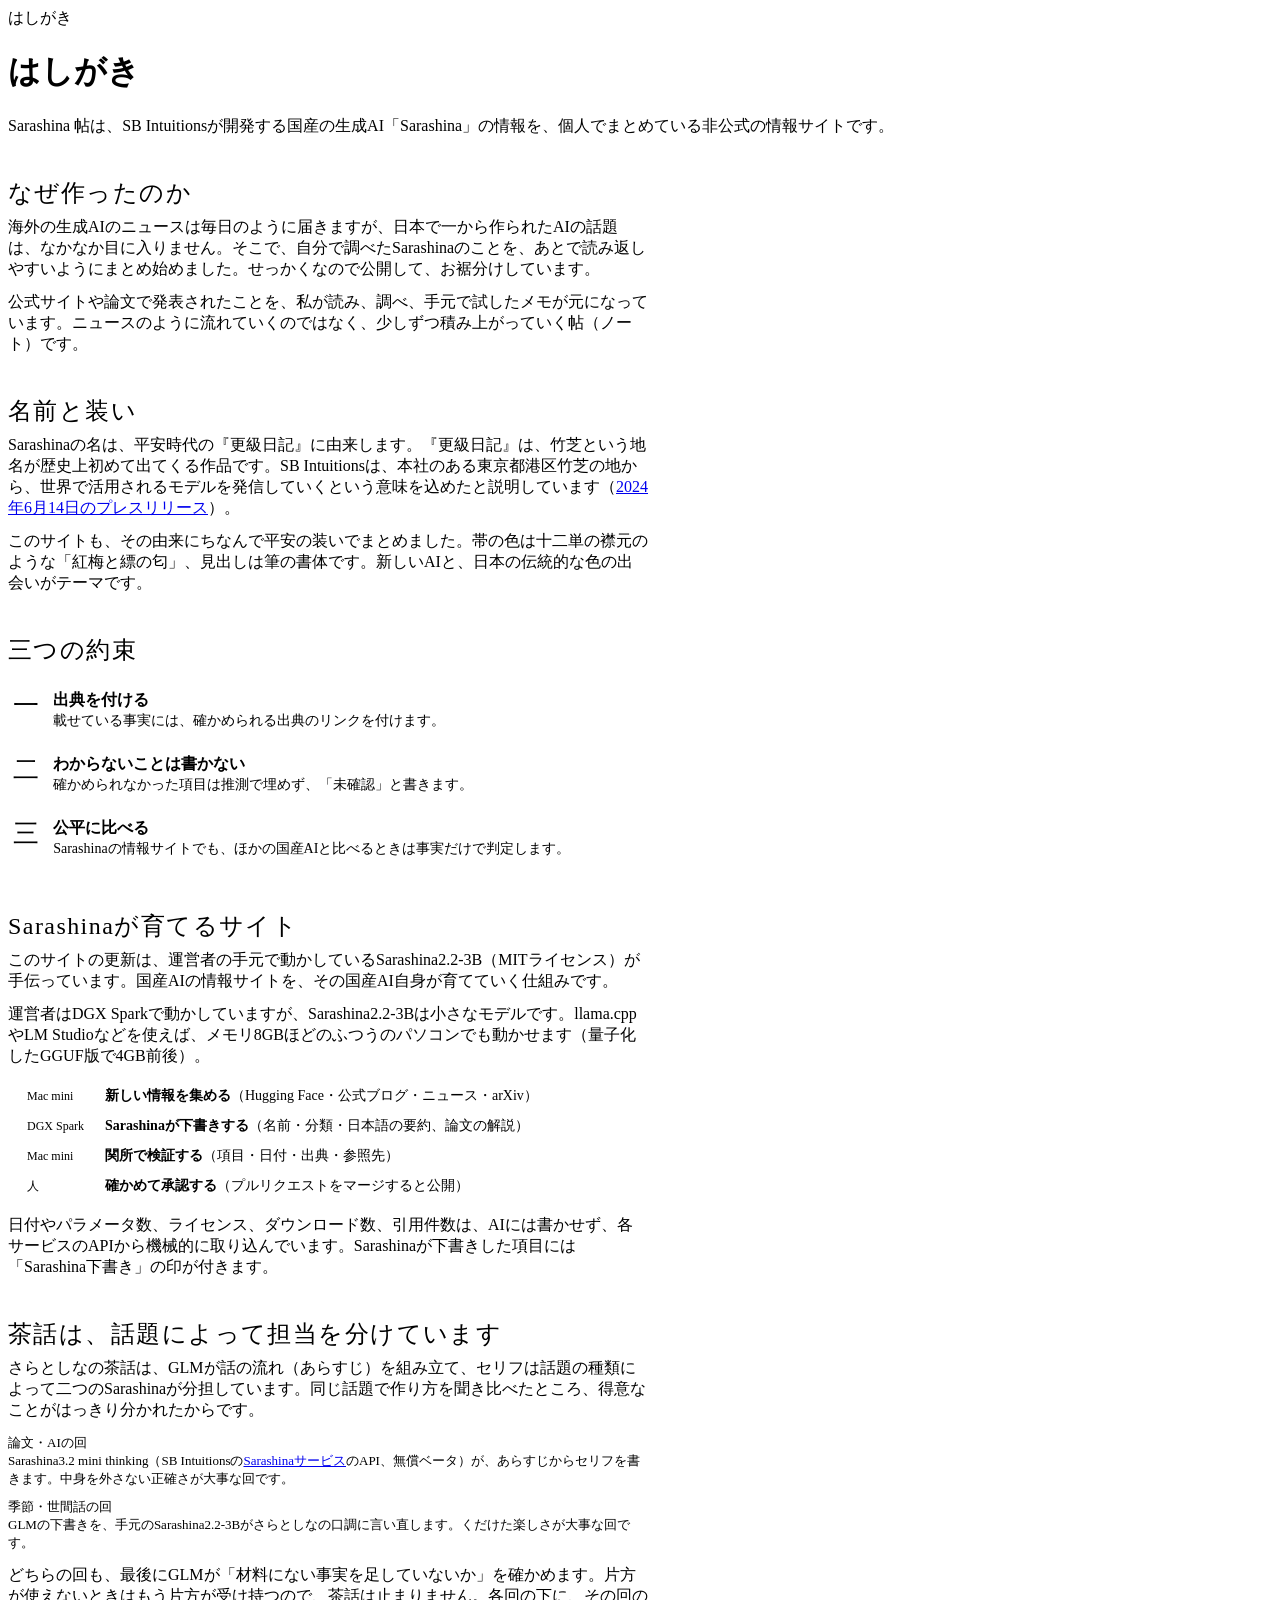
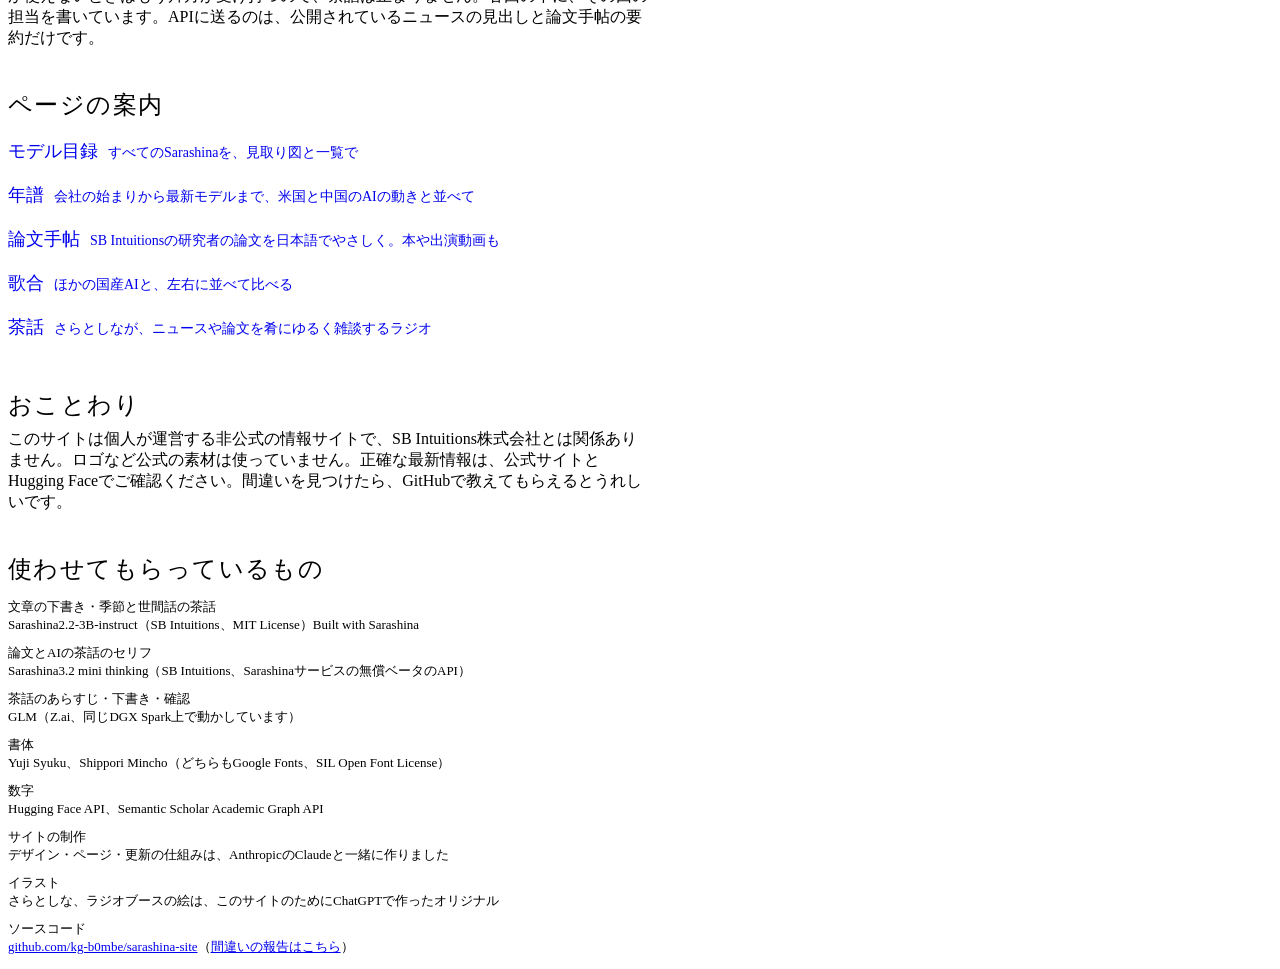
<file: templates/about.template.html>
<!DOCTYPE html>
<html lang="ja">
<head>
<meta charset="utf-8">
<meta name="viewport" content="width=device-width, initial-scale=1">
<meta name="theme-color" content="#F6F1E6">
<meta name="color-scheme" content="light only">
<title>はしがき｜Sarashina 帖（非公式）</title>
<meta name="description" content="国産AI「Sarashina」の情報を個人でまとめているサイト「Sarashina 帖」の成り立ちと、三つの約束、Sarashina自身が育てる仕組みについて。">
<style>
/*__BASE_CSS__*/
.prose { max-width: 40em; }
.prose h2 { font-family: var(--fude); font-weight: 400; font-size: 24px; margin: 40px 0 8px; letter-spacing: .06em; }
.prose p { margin: 0 0 12px; }
.vows { list-style: none; padding: 0; margin: 12px 0; }
.vows li { display: grid; grid-template-columns: 2.2em 1fr; gap: 0 10px; padding: 12px 0; border-bottom: 1px solid var(--rule); }
.vows li .n { font-family: var(--fude); font-size: 26px; color: var(--accent); line-height: 1.2; text-align: center; }
.vows b { display: block; font-family: var(--mincho); font-size: 16px; }
.vows span { font-size: 14px; color: var(--sub); }
.flow { border-left: 3px solid transparent; border-image: var(--kasane-v) 1; padding: 2px 0 2px 16px; margin: 12px 0; }
.flow div { padding: 6px 0; font-size: 14px; }
.flow div b { font-family: var(--mincho); }
.flow .who { display: inline-block; min-width: 6.5em; font-size: 12px; color: var(--accent); }
.pages a { display: block; padding: 10px 0; border-bottom: 1px solid var(--rule); text-decoration: none; }
.pages a b { font-family: var(--fude); font-weight: 400; font-size: 18px; margin-right: 10px; }
.pages a span { font-size: 14px; color: var(--sub); }
.credits { font-size: 13px; color: var(--sub); }
.credits dt { color: var(--ink); font-family: var(--mincho); margin-top: 10px; }
.credits dd { margin: 0; }
</style>
</head>
<body>
<!--HEADER-->
<div class="page-head">
  <div class="tate" aria-hidden="true">はしがき</div>
  <div>
    <h1>はしがき</h1>
    <p>Sarashina 帖は、SB Intuitionsが開発する国産の生成AI「Sarashina」の情報を、個人でまとめている非公式の情報サイトです。</p>
  </div>
</div>
<main class="prose">
  <h2>なぜ作ったのか</h2>
  <p>海外の生成AIのニュースは毎日のように届きますが、日本で一から作られたAIの話題は、なかなか目に入りません。そこで、自分で調べたSarashinaのことを、あとで読み返しやすいようにまとめ始めました。せっかくなので公開して、お裾分けしています。</p>
  <p>公式サイトや論文で発表されたことを、私が読み、調べ、手元で試したメモが元になっています。ニュースのように流れていくのではなく、少しずつ積み上がっていく帖（ノート）です。</p>

  <h2>名前と装い</h2>
  <p>Sarashinaの名は、平安時代の『更級日記』に由来します。『更級日記』は、竹芝という地名が歴史上初めて出てくる作品です。SB Intuitionsは、本社のある東京都港区竹芝の地から、世界で活用されるモデルを発信していくという意味を込めたと説明しています（<a href="https://www.sbintuitions.co.jp/news/press/20240614_01/" target="_blank" rel="noopener">2024年6月14日のプレスリリース</a>）。</p>
  <p>このサイトも、その由来にちなんで平安の装いでまとめました。帯の色は十二単の襟元のような「紅梅と縹の匂」、見出しは筆の書体です。新しいAIと、日本の伝統的な色の出会いがテーマです。</p>

  <h2>三つの約束</h2>
  <ol class="vows">
    <li><span class="n" aria-hidden="true">一</span><div><b>出典を付ける</b><span>載せている事実には、確かめられる出典のリンクを付けます。</span></div></li>
    <li><span class="n" aria-hidden="true">二</span><div><b>わからないことは書かない</b><span>確かめられなかった項目は推測で埋めず、「未確認」と書きます。</span></div></li>
    <li><span class="n" aria-hidden="true">三</span><div><b>公平に比べる</b><span>Sarashinaの情報サイトでも、ほかの国産AIと比べるときは事実だけで判定します。</span></div></li>
  </ol>

  <h2>Sarashinaが育てるサイト</h2>
  <p>このサイトの更新は、運営者の手元で動かしているSarashina2.2-3B（MITライセンス）が手伝っています。国産AIの情報サイトを、その国産AI自身が育てていく仕組みです。</p>
  <p>運営者はDGX Sparkで動かしていますが、Sarashina2.2-3Bは小さなモデルです。llama.cppやLM Studioなどを使えば、メモリ8GBほどのふつうのパソコンでも動かせます（量子化したGGUF版で4GB前後）。</p>
  <div class="flow">
    <div><span class="who">Mac mini</span><b>新しい情報を集める</b>（Hugging Face・公式ブログ・ニュース・arXiv）</div>
    <div><span class="who">DGX Spark</span><b>Sarashinaが下書きする</b>（名前・分類・日本語の要約、論文の解説）</div>
    <div><span class="who">Mac mini</span><b>関所で検証する</b>（項目・日付・出典・参照先）</div>
    <div><span class="who">人</span><b>確かめて承認する</b>（プルリクエストをマージすると公開）</div>
  </div>
  <p>日付やパラメータ数、ライセンス、ダウンロード数、引用件数は、AIには書かせず、各サービスのAPIから機械的に取り込んでいます。Sarashinaが下書きした項目には「Sarashina下書き」の印が付きます。</p>

  <h2>茶話は、話題によって担当を分けています</h2>
  <p>さらとしなの茶話は、GLMが話の流れ（あらすじ）を組み立て、セリフは話題の種類によって二つのSarashinaが分担しています。同じ話題で作り方を聞き比べたところ、得意なことがはっきり分かれたからです。</p>
  <dl class="credits">
    <dt>論文・AIの回</dt><dd>Sarashina3.2 mini thinking（SB Intuitionsの<a href="https://docs.sarashina.ai/" target="_blank" rel="noopener">Sarashinaサービス</a>のAPI、無償ベータ）が、あらすじからセリフを書きます。中身を外さない正確さが大事な回です。</dd>
    <dt>季節・世間話の回</dt><dd>GLMの下書きを、手元のSarashina2.2-3Bがさらとしなの口調に言い直します。くだけた楽しさが大事な回です。</dd>
  </dl>
  <p>どちらの回も、最後にGLMが「材料にない事実を足していないか」を確かめます。片方が使えないときはもう片方が受け持つので、茶話は止まりません。各回の下に、その回の担当を書いています。APIに送るのは、公開されているニュースの見出しと論文手帖の要約だけです。</p>

  <h2>ページの案内</h2>
  <div class="pages">
    <a href="models.html"><b>モデル目録</b><span>すべてのSarashinaを、見取り図と一覧で</span></a>
    <a href="timeline.html"><b>年譜</b><span>会社の始まりから最新モデルまで、米国と中国のAIの動きと並べて</span></a>
    <a href="papers.html"><b>論文手帖</b><span>SB Intuitionsの研究者の論文を日本語でやさしく。本や出演動画も</span></a>
    <a href="utaawase.html"><b>歌合</b><span>ほかの国産AIと、左右に並べて比べる</span></a>
    <a href="chat.html"><b>茶話</b><span>さらとしなが、ニュースや論文を肴にゆるく雑談するラジオ</span></a>
  </div>

  <h2>おことわり</h2>
  <p>このサイトは個人が運営する非公式の情報サイトで、SB Intuitions株式会社とは関係ありません。ロゴなど公式の素材は使っていません。正確な最新情報は、公式サイトとHugging Faceでご確認ください。間違いを見つけたら、GitHubで教えてもらえるとうれしいです。</p>

  <h2>使わせてもらっているもの</h2>
  <dl class="credits">
    <dt>文章の下書き・季節と世間話の茶話</dt><dd>Sarashina2.2-3B-instruct（SB Intuitions、MIT License）Built with Sarashina</dd>
    <dt>論文とAIの茶話のセリフ</dt><dd>Sarashina3.2 mini thinking（SB Intuitions、Sarashinaサービスの無償ベータのAPI）</dd>
    <dt>茶話のあらすじ・下書き・確認</dt><dd>GLM（Z.ai、同じDGX Spark上で動かしています）</dd>
    <dt>書体</dt><dd>Yuji Syuku、Shippori Mincho（どちらもGoogle Fonts、SIL Open Font License）</dd>
    <dt>数字</dt><dd>Hugging Face API、Semantic Scholar Academic Graph API</dd>
    <dt>サイトの制作</dt><dd>デザイン・ページ・更新の仕組みは、AnthropicのClaudeと一緒に作りました</dd>
    <dt>イラスト</dt><dd>さらとしな、ラジオブースの絵は、このサイトのためにChatGPTで作ったオリジナル</dd>
    <dt>ソースコード</dt><dd><a href="https://github.com/kg-b0mbe/sarashina-site" target="_blank" rel="noopener">github.com/kg-b0mbe/sarashina-site</a>（<a href="https://github.com/kg-b0mbe/sarashina-site/issues" target="_blank" rel="noopener">間違いの報告はこちら</a>）</dd>
  </dl>
</main>
<!--FOOTER-->
<script id="site-data" type="application/json">/*__SITE_JSON__*/</script>
<script>
(function () {
  var DATA = JSON.parse(document.getElementById('site-data').textContent);
  document.getElementById('updated').textContent = DATA.updated_at;
})();
</script>
</body>
</html>
</file>
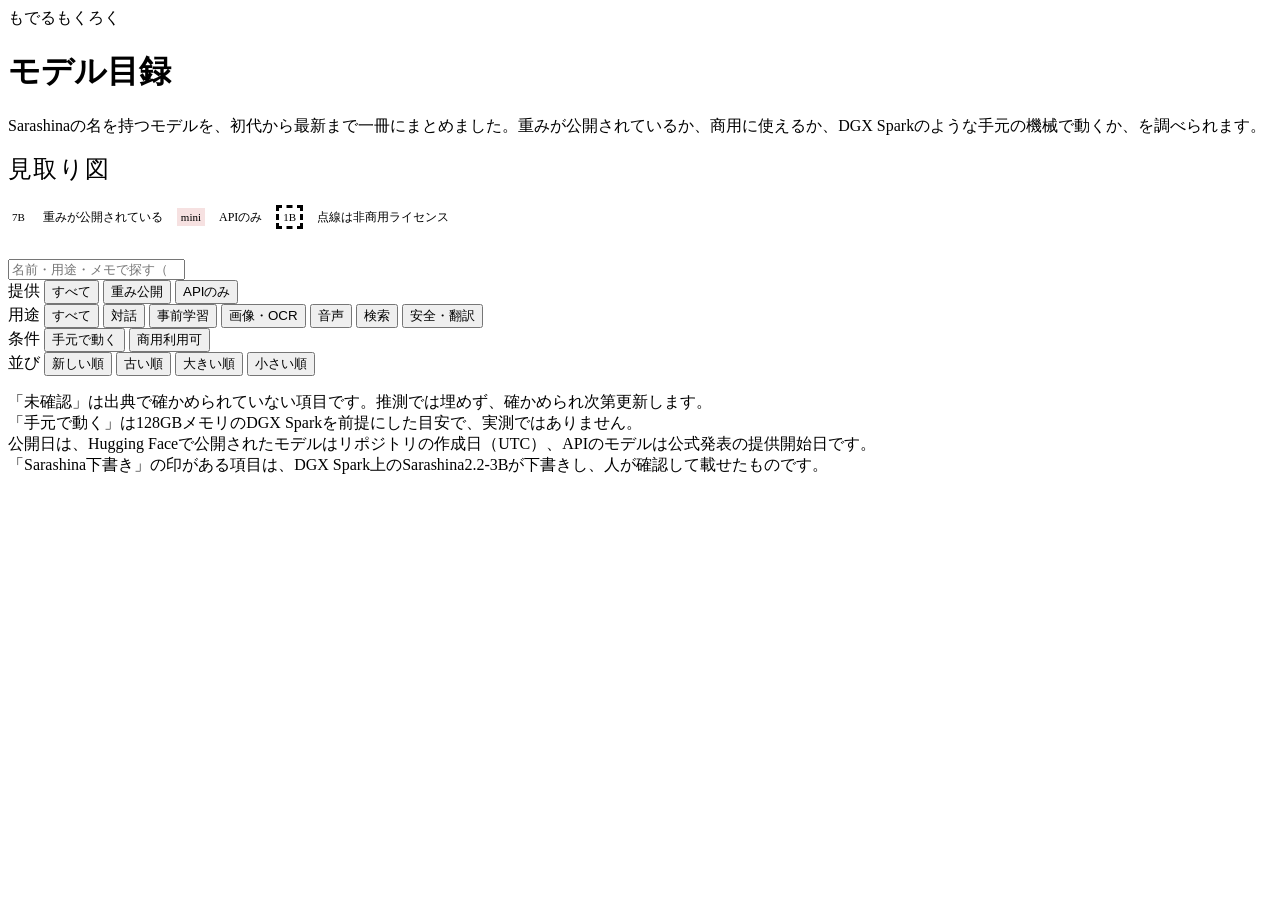
<file: templates/models.template.html>
<!DOCTYPE html>
<html lang="ja">
<head>
<meta charset="utf-8">
<meta name="viewport" content="width=device-width, initial-scale=1">
<meta name="theme-color" content="#F6F1E6">
<meta name="color-scheme" content="light only">
<title>モデル目録｜Sarashina 帖（非公式）</title>
<meta name="description" content="SB Intuitionsの国産AI「Sarashina」の全モデルを、サイズ・ライセンス・提供形態・手元で動くかどうかで調べられる非公式の目録。">
<style>
/*__BASE_CSS__*/
.spec { display: grid; grid-template-columns: repeat(auto-fill, minmax(140px, 1fr)); gap: 8px 18px; margin: 12px 0 6px; }
.spec div { border-left: 2px solid var(--rule); padding-left: 10px; }
.spec dt { font-size: 11px; color: var(--sub); }
.spec dd { margin: 0; font-size: 14px; font-variant-numeric: tabular-nums; }
.map { margin: 0 0 30px; }
.map h2 { font-family: var(--fude); font-weight: 400; font-size: 24px; margin: 0 0 4px; letter-spacing: .06em; }
.map .lead { font-size: 14px; color: var(--sub); margin: 0 0 12px; }
.map-grid { display: grid; grid-template-columns: 4.6em repeat(6, minmax(0, 1fr)); border-top: 1px solid var(--ink); border-bottom: 1px solid var(--ink); }
.map-grid > div { border-bottom: 1px solid var(--rule); padding: 6px 3px; min-height: 40px; }
.map-grid > div.col-head { font-family: var(--fude); font-size: 17px; text-align: center; border-bottom: 1px solid var(--ink); padding: 6px 2px 4px; min-height: 0; }
.map-grid > div.col-head small { display: block; font-family: var(--mincho); font-size: 10px; color: var(--sub); }
.map-grid > div.row-head { font-size: 12px; color: var(--ink); padding-left: 0; line-height: 1.4; display: flex; align-items: center; }
.map-grid > div.cell { display: flex; flex-wrap: wrap; gap: 3px; align-content: center; justify-content: center; }
.map-grid > div.alt { background: rgba(255,255,255,.35); }
.chip { font-size: 11px; line-height: 1.3; padding: 2px 4px; text-decoration: none; border: 1px solid var(--hanada); color: var(--hanada); background: var(--paper); text-align: center; word-break: keep-all; }
.chip.api { border-color: var(--kobai); color: var(--suou); background: #F6E1E1; }
.chip.nc { border-style: dashed; }
.map-legend { display: flex; flex-wrap: wrap; gap: 4px 14px; font-size: 12px; color: var(--sub); margin-top: 8px; align-items: center; }
.map-legend .chip { pointer-events: none; }
@media (max-width: 420px) { .chip { font-size: 10.5px; padding: 1px 3px; } .map-grid > div.col-head { font-size: 15px; } }
.pop { margin: 0 0 30px; }
.pop h2 { font-family: var(--fude); font-weight: 400; font-size: 24px; margin: 0 0 4px; letter-spacing: .06em; }
.pop h3 { font-family: var(--mincho); font-size: 15px; margin: 22px 0 6px; }
.pop .lead { font-size: 13px; color: var(--sub); margin: 0 0 8px; }
.bars { border-top: 1px solid var(--ink); }
.bar { display: grid; grid-template-columns: 1.6em 1fr; gap: 0 8px; padding: 7px 0; border-bottom: 1px solid var(--rule); text-decoration: none; }
.bar .rank { font-family: var(--fude); font-size: 17px; color: var(--sub); text-align: center; }
.bar .name { font-size: 13px; display: flex; justify-content: space-between; gap: 8px; }
.bar .name b { font-weight: 600; }
.bar .num { font-variant-numeric: tabular-nums; color: var(--sub); white-space: nowrap; }
.bar .track { grid-column: 2; height: 6px; background: var(--paper-2); margin-top: 4px; }
.bar .fill { height: 6px; background: var(--hanada); }
.bar .top { grid-column: 2; font-size: 12px; color: var(--sub); margin-top: 4px; line-height: 1.7; }
.bar .top a { color: inherit; }
.bar .top .pct { font-variant-numeric: tabular-nums; }
.bar.ours .fill { background: var(--kobai); }
.bar.ours .name b { color: var(--suou); }
.entry:target { background: var(--paper-2); box-shadow: 0 0 0 12px var(--paper-2); }
</style>
</head>
<body>
<!--HEADER-->
<div class="page-head">
  <div class="tate" aria-hidden="true">もでるもくろく</div>
  <div>
    <h1>モデル目録</h1>
    <p>Sarashinaの名を持つモデルを、初代から最新まで一冊にまとめました。重みが公開されているか、商用に使えるか、DGX Sparkのような手元の機械で動くか、を調べられます。</p>
  </div>
</div>
<main>
  <section class="map" aria-labelledby="map-title">
    <h2 id="map-title">見取り図</h2>
    <p class="lead" id="map-lead"></p>
    <div class="map-grid" id="map-grid"></div>
    <div class="map-legend">
      <span class="chip">7B</span>重みが公開されている
      <span class="chip api">mini</span>APIのみ
      <span class="chip nc">1B</span>点線は非商用ライセンス
    </div>
  </section>
  <section class="pop" id="pop" hidden>
    <h2>Hugging Faceでの人気</h2>
    <p class="lead" id="pop-lead"></p>
    <div class="filter-row" id="f-metric">
      <span class="label">物差し</span>
      <button class="opt" data-v="downloads" aria-pressed="true">直近30日</button>
      <button class="opt" data-v="downloads_all_time" aria-pressed="false">累計</button>
      <button class="opt" data-v="likes" aria-pressed="false">いいね</button>
    </div>
    <h3>Sarashinaの中での順位</h3>
    <div class="bars" id="pop-models"></div>
    <h3>国産オープンモデルの公開元くらべ</h3>
    <p class="lead">各公開元がHugging Faceに置いている全モデルの合計です。モデルの数や、派生モデル・量子化版の有無で数字は大きく変わります。「上位」は、その公開元の中で数字の多い3モデルと、合計に占める割合です。検索用の埋め込みモデルのように、仕組みに組み込まれて何度も取りに来られるモデルは数字が伸びやすい点にご注意ください。</p>
    <div class="bars" id="pop-orgs"></div>
  </section>
  <div class="filters">
    <input class="search" id="q" type="search" placeholder="名前・用途・メモで探す（例：OCR、3B、翻訳）" aria-label="検索">
    <div class="filter-row" id="f-avail">
      <span class="label">提供</span>
      <button class="opt" data-v="all" aria-pressed="true">すべて</button>
      <button class="opt" data-v="open_weights" aria-pressed="false">重み公開</button>
      <button class="opt" data-v="api" aria-pressed="false">APIのみ</button>
    </div>
    <div class="filter-row" id="f-kind">
      <span class="label">用途</span>
      <button class="opt" data-v="all" aria-pressed="true">すべて</button>
      <button class="opt" data-v="chat" aria-pressed="false">対話</button>
      <button class="opt" data-v="base" aria-pressed="false">事前学習</button>
      <button class="opt" data-v="vision" aria-pressed="false">画像・OCR</button>
      <button class="opt" data-v="tts" aria-pressed="false">音声</button>
      <button class="opt" data-v="retrieval" aria-pressed="false">検索</button>
      <button class="opt" data-v="other" aria-pressed="false">安全・翻訳</button>
    </div>
    <div class="filter-row">
      <span class="label">条件</span>
      <button class="opt" id="f-spark" aria-pressed="false">手元で動く</button>
      <button class="opt" id="f-commercial" aria-pressed="false">商用利用可</button>
    </div>
    <div class="filter-row" id="f-sort">
      <span class="label">並び</span>
      <button class="opt" data-v="new" aria-pressed="true">新しい順</button>
      <button class="opt" data-v="old" aria-pressed="false">古い順</button>
      <button class="opt" data-v="big" aria-pressed="false">大きい順</button>
      <button class="opt" data-v="small" aria-pressed="false">小さい順</button>
    </div>
  </div>
  <p class="count" id="count"></p>
  <div id="list"></div>
  <p class="note">
    「未確認」は出典で確かめられていない項目です。推測では埋めず、確かめられ次第更新します。<br>
    「手元で動く」は128GBメモリのDGX Sparkを前提にした目安で、実測ではありません。<br>
    公開日は、Hugging Faceで公開されたモデルはリポジトリの作成日（UTC）、APIのモデルは公式発表の提供開始日です。<br>
    「Sarashina下書き」の印がある項目は、DGX Spark上のSarashina2.2-3Bが下書きし、人が確認して載せたものです。
  </p>
</main>
<!--FOOTER-->

<script id="site-data" type="application/json">/*__SITE_JSON__*/</script>
<script>
(function () {
  var DATA = JSON.parse(document.getElementById('site-data').textContent);
  var models = DATA.models;
  var KIND_LABEL = { base: '事前学習', instruct: '対話', thinking: '思考', vision: '画像理解', ocr: 'OCR',
    tts: '音声合成', embedding: '埋め込み', rerank: 'リランク', guard: '安全性判定', translate: '翻訳' };
  var KIND_GROUP = { base: 'base', instruct: 'chat', thinking: 'chat', vision: 'vision', ocr: 'vision', tts: 'tts',
    embedding: 'retrieval', rerank: 'retrieval', guard: 'other', translate: 'other' };
  var SPARK = { ok: 'そのまま動く', quant: '量子化すれば動く', no: '手元では難しい', api: 'APIのみ' };
  var state = { q: '', avail: 'all', kind: 'all', spark: false, commercial: false, sort: 'new' };

  function esc(s) { return String(s).replace(/[&<>"']/g, function (c) {
    return { '&': '&amp;', '<': '&lt;', '>': '&gt;', '"': '&quot;', "'": '&#39;' }[c]; }); }
  function val(v, fmt) { return v === null || v === undefined || v === '' ?
    '<span class="unk">未確認</span>' : esc(fmt ? fmt(v) : v); }
  function params(b) { return b >= 1 ? b + 'B' : Math.round(b * 1000) + 'M'; }
  function ctx(n) { return n % 1024 === 0 ? (n / 1024) + 'K トークン' : n.toLocaleString() + ' トークン'; }
  function lic(l) {
    if (!l || l.name === null) return '<span class="unk">未確認</span>';
    return esc(l.name) + (l.commercial === true ? '（商用可）' : l.commercial === false ? '（非商用）' : '');
  }

  var HF = DATA.hf;
  function reposOf(m) { return m.hf_repos || (m.hf_repo ? [m.hf_repo] : []); }
  function hfOf(m) {
    if (!HF) return null;
    var rs = reposOf(m).filter(function (r) { return HF.repos[r]; });
    if (!rs.length) return null;
    var t = { downloads: 0, downloads_all_time: 0, likes: 0 }, allKnown = true;
    rs.forEach(function (r) {
      var x = HF.repos[r]; t.downloads += x.downloads; t.likes += x.likes;
      if (x.downloads_all_time === null) allKnown = false; else t.downloads_all_time += x.downloads_all_time;
    });
    if (!allKnown) t.downloads_all_time = null;
    return t;
  }
  function num(n) { return n === null || n === undefined ? '—' : n.toLocaleString('ja-JP'); }
  function hfSpec(m) {
    var h = hfOf(m); if (!h) return '';
    return '<div><dt>HFダウンロード（30日）</dt><dd>' + num(h.downloads) + '</dd></div>' +
      '<div><dt>HFいいね</dt><dd>' + num(h.likes) + '</dd></div>';
  }
  function entry(m) {
    var links = [];
    if (m.hf_repo) links.push('<a href="https://huggingface.co/' + esc(m.hf_repo) + '" target="_blank" rel="noopener">Hugging Face</a>');
    (m.sources || []).forEach(function (u, i) {
      if (m.hf_repo && u.indexOf(m.hf_repo) !== -1) return;
      links.push('<a href="' + esc(u) + '" target="_blank" rel="noopener">出典' + (i + 1) + '</a>');
    });
    var marks = '';
    if (m.license && m.license.commercial === false) marks += ' <span class="mark warn">非商用</span>';
    if (m.drafted_by) marks += ' <span class="mark" title="' + esc(m.drafted_by) + '">Sarashina下書き</span>';
    return '<article class="entry" id="m-' + esc(m.id) + '">' +
      '<div class="entry-meta"><span>' + esc(m.generation) + '</span><span class="kind">' +
        esc(KIND_LABEL[m.kind] || m.kind) + '</span><span>' + esc(SPARK[m.spark] || '') + '</span>' + marks + '</div>' +
      '<h2>' + esc(m.name) + '</h2>' +
      (m.notes ? '<p>' + esc(m.notes) + '</p>' : '') +
      '<dl class="spec">' +
        '<div><dt>パラメータ</dt><dd>' + val(m.params_b, params) + '</dd></div>' +
        '<div><dt>提供</dt><dd>' + (m.availability === 'api' ? 'API' : '重み公開') + '</dd></div>' +
        '<div><dt>公開日</dt><dd>' + val(m.released) + '</dd></div>' +
        '<div><dt>ライセンス</dt><dd>' + lic(m.license) + '</dd></div>' +
        '<div><dt>学習トークン</dt><dd>' + val(m.training_tokens) + '</dd></div>' +
        '<div><dt>文脈長</dt><dd>' + val(m.context_length, ctx) + '</dd></div>' +
        '<div><dt>構造</dt><dd>' + val(m.architecture) + '</dd></div>' +
        hfSpec(m) +
      '</dl>' +
      '<div class="links">' + links.join('') + '</div>' +
      '</article>';
  }

  function render() {
    var q = state.q.trim().toLowerCase();
    var list = models.filter(function (m) {
      if (state.avail !== 'all' && m.availability !== state.avail) return false;
      if (state.kind !== 'all' && KIND_GROUP[m.kind] !== state.kind) return false;
      if (state.spark && !(m.spark === 'ok' || m.spark === 'quant')) return false;
      if (state.commercial && !(m.license && m.license.commercial === true)) return false;
      if (q) {
        var hay = [m.name, m.generation, KIND_LABEL[m.kind], m.notes, m.architecture, m.params_b ? params(m.params_b) : '']
          .join(' ').toLowerCase();
        if (hay.indexOf(q) === -1) return false;
      }
      return true;
    });
    list.sort(function (a, b) {
      if (state.sort === 'big' || state.sort === 'small') {
        var pa = a.params_b, pb = b.params_b;
        if (pa === null && pb === null) return 0;
        if (pa === null) return 1;
        if (pb === null) return -1;
        return state.sort === 'big' ? pb - pa : pa - pb;
      }
      var da = a.released || '', db = b.released || '';
      if (!da && !db) return 0;
      if (!da) return 1;
      if (!db) return -1;
      return state.sort === 'new' ? (db > da ? 1 : db < da ? -1 : 0) : (da > db ? 1 : da < db ? -1 : 0);
    });
    document.getElementById('list').innerHTML = list.map(entry).join('') ||
      '<p class="count">条件に合うモデルはありません。</p>';
    document.getElementById('count').textContent = '全' + models.length + '件のうち ' + list.length + '件';
  }

  function group(id, key) {
    var el = document.getElementById(id);
    el.addEventListener('click', function (e) {
      var b = e.target.closest('button'); if (!b) return;
      el.querySelectorAll('button').forEach(function (x) { x.setAttribute('aria-pressed', x === b ? 'true' : 'false'); });
      state[key] = b.dataset.v; render();
    });
  }
  function toggle(id, key) {
    var b = document.getElementById(id);
    b.addEventListener('click', function () {
      state[key] = !state[key]; b.setAttribute('aria-pressed', String(state[key])); render();
    });
  }
  // 見取り図：縦に用途、横に世代
  var COLS = [['Sarashina1', '1', '2024'], ['Sarashina2', '2', '2024〜'], ['Sarashina2.1', '2.1', '2024'],
              ['Sarashina2.2', '2.2', '2025〜'], ['Sarashina3', '3', '2026'], ['Sarashina3.2', '3.2', '2026']];
  var ROWS = [['chat', '対話・思考'], ['base', '事前学習'], ['vision', '画像・OCR'], ['tts', '音声'],
              ['retrieval', '検索'], ['other', '安全・翻訳']];
  function colOf(m) { var g = m.lineage || m.generation; for (var i = 0; i < COLS.length; i++) if (COLS[i][0] === g) return i; return -1; }
  function shortOf(m) {
    if (m.short) return m.short;
    if (m.params_b) return params(m.params_b);
    var t = m.name.replace(m.generation, '').replace('thinking', '思考')
      .replace('embedding', '埋め込み').replace('rerank', '並べ替え').replace('translate', '翻訳').replace('guard', '安全判定').trim();
    return t || m.name;
  }
  (function () {
    var html = '<div class="col-head" aria-hidden="true"></div>' + COLS.map(function (c) {
      return '<div class="col-head">' + c[1] + '<small>' + c[2] + '</small></div>'; }).join('');
    var placed = 0;
    ROWS.forEach(function (r, ri) {
      var alt = ri % 2 ? ' alt' : '';
      html += '<div class="row-head' + alt + '">' + r[1] + '</div>';
      COLS.forEach(function (c, ci) {
        var here = models.filter(function (m) { return KIND_GROUP[m.kind] === r[0] && colOf(m) === ci; })
          .sort(function (a, b) { return (a.params_b || 0) - (b.params_b || 0); });
        placed += here.length;
        html += '<div class="cell' + alt + '">' + here.map(function (m) {
          var cls = 'chip' + (m.availability === 'api' ? ' api' : '') + (m.license && m.license.commercial === false ? ' nc' : '');
          return '<a class="' + cls + '" href="#m-' + esc(m.id) + '" title="' + esc(m.name) + '">' + esc(shortOf(m)) + '</a>';
        }).join('') + '</div>';
      });
    });
    document.getElementById('map-grid').innerHTML = html;
    var kinds = {}; models.forEach(function (m) { kinds[m.kind] = 1; });
    document.getElementById('map-lead').textContent = '対話から音声・検索・安全判定まで、' + Object.keys(kinds).length +
      '種類のモデルを' + COLS.length + '世代にわたって出しています。名前を押すと、下の目録の説明に移ります。' +
      (placed < models.length ? '（' + (models.length - placed) + '件は見取り図の外）' : '');
  })();

  // Hugging Faceでの人気
  if (HF) {
    document.getElementById('pop').hidden = false;
    document.getElementById('pop-lead').textContent = HF.fetched_at + '時点の数字です。ダウンロード数・いいね数は、Hugging Faceが集計して公開している値をそのまま使っています。';
    var metric = 'downloads';
    var UNIT = { downloads: '回', downloads_all_time: '回', likes: '' };
    function renderPop() {
      var rows = models.map(function (m) { return { m: m, h: hfOf(m) }; })
        .filter(function (r) { return r.h && r.h[metric] !== null; })
        .sort(function (a, b) { return b.h[metric] - a.h[metric]; }).slice(0, 10);
      var max = rows.length ? Math.max(1, rows[0].h[metric]) : 1;
      document.getElementById('pop-models').innerHTML = rows.map(function (r, i) {
        return '<a class="bar" href="#m-' + esc(r.m.id) + '"><span class="rank">' + (i + 1) + '</span>' +
          '<span class="name"><b>' + esc(r.m.name) + '</b><span class="num">' + num(r.h[metric]) + UNIT[metric] + '</span></span>' +
          '<span class="track"><span class="fill" style="display:block;width:' + (r.h[metric] / max * 100).toFixed(1) + '%"></span></span></a>';
      }).join('') || '<p class="count">この物差しの数字はまだありません。</p>';
      function topOf(o) {
        var rows = (o.top && o.top[metric]) || [];
        if (!rows.length || !o[metric]) return '';
        return '<span class="top">上位：' + rows.map(function (t) {
          return '<a href="https://huggingface.co/' + esc(t.id) + '" target="_blank" rel="noopener">' + esc(t.id.split('/')[1]) + '</a>' +
            ' <span class="pct">' + Math.round(t.value / o[metric] * 100) + '%</span>';
        }).join('・') + '</span>';
      }
      var orgs = Object.keys(HF.orgs).map(function (k) { return { k: k, o: HF.orgs[k] }; })
        .filter(function (r) { return r.o[metric] !== null; })
        .sort(function (a, b) { return b.o[metric] - a.o[metric]; });
      var omax = orgs.length ? Math.max(1, orgs[0].o[metric]) : 1;
      document.getElementById('pop-orgs').innerHTML = orgs.map(function (r, i) {
        return '<div class="bar' + (r.k === 'sbintuitions' ? ' ours' : '') + '"><span class="rank">' + (i + 1) + '</span>' +
          '<span class="name"><b>' + esc(r.o.label) + '</b><span class="num">' + num(r.o[metric]) + UNIT[metric] + '・' + r.o.models + 'モデル</span></span>' +
          '<span class="track"><span class="fill" style="display:block;width:' + (r.o[metric] / omax * 100).toFixed(1) + '%"></span></span>' +
          topOf(r.o) + '</div>';
      }).join('') || '<p class="count">この物差しの数字はまだありません。</p>';
    }
    var fm = document.getElementById('f-metric');
    fm.addEventListener('click', function (e) {
      var b = e.target.closest('button'); if (!b) return;
      fm.querySelectorAll('button').forEach(function (x) { x.setAttribute('aria-pressed', x === b ? 'true' : 'false'); });
      metric = b.dataset.v; renderPop();
    });
    renderPop();
  }

  group('f-avail', 'avail'); group('f-kind', 'kind'); group('f-sort', 'sort');
  toggle('f-spark', 'spark'); toggle('f-commercial', 'commercial');
  document.getElementById('q').addEventListener('input', function (e) { state.q = e.target.value; render(); });
  document.getElementById('updated').textContent = DATA.updated_at;
  render();
  if (location.hash) {
    var t = document.getElementById(decodeURIComponent(location.hash.slice(1)));
    if (t) t.scrollIntoView({ block: 'start' });
  }
})();
</script>
</body>
</html>
</file>
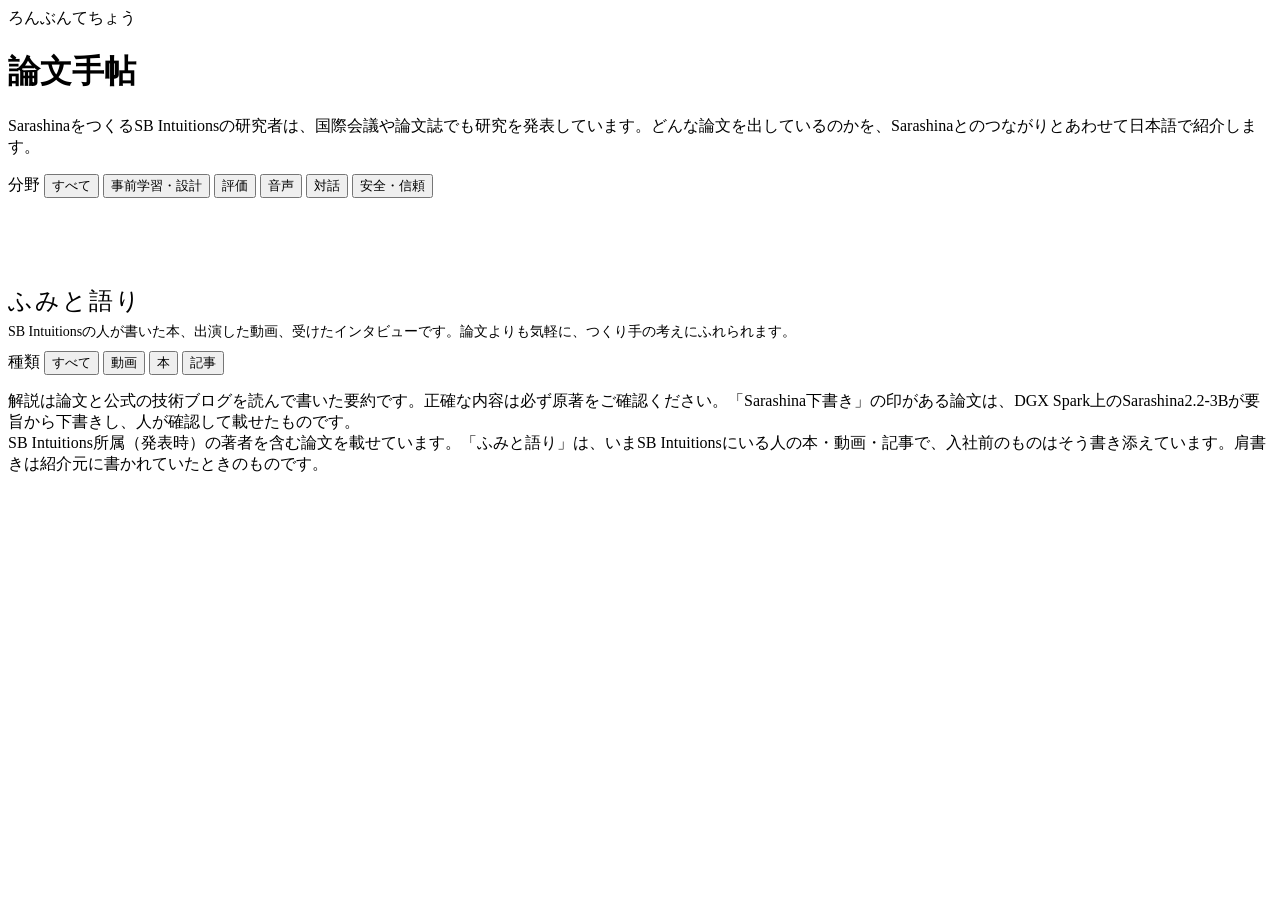
<file: templates/papers.template.html>
<!DOCTYPE html>
<html lang="ja">
<head>
<meta charset="utf-8">
<meta name="viewport" content="width=device-width, initial-scale=1">
<meta name="theme-color" content="#F6F1E6">
<meta name="color-scheme" content="light only">
<title>論文手帖｜Sarashina 帖（非公式）</title>
<meta name="description" content="SB Intuitionsの研究者が発表した論文を、Sarashinaとのつながりとあわせて日本語でやさしく解説する非公式ページ。">
<style>
/*__BASE_CSS__*/
.paper:target { background: var(--paper-2); box-shadow: 0 0 0 12px var(--paper-2); }
.paper .orig { font-size: 13px; color: var(--sub); font-style: italic; margin: 0 0 4px; line-height: 1.6; }
.paper h2 { font-size: 20px; }
.paper ul { margin: 8px 0; padding-left: 1.2em; }
.paper li { margin: 4px 0; font-size: 14px; }
.tie { border-left: 3px solid transparent; border-image: var(--kasane-v) 1; padding: 6px 0 6px 12px; margin: 12px 0 8px; font-size: 14px; }
.tie b { display: block; font-size: 11px; color: var(--brand); font-weight: 500; letter-spacing: .1em; }
.authors { font-size: 12px; color: var(--sub); margin-top: 8px; }
.cite { font-family: var(--fude); font-size: 15px; color: var(--accent); }
.cite small { font-family: var(--mincho); font-size: 11px; color: var(--sub); margin-left: 2px; }
.media { margin-top: 56px; padding-top: 28px; border-top: 3px solid transparent; border-image: var(--juni) 1; }
.media h2 { font-family: var(--fude); font-weight: 400; font-size: 24px; letter-spacing: .08em; margin: 0 0 6px; }
.media .lead { font-size: 14px; margin: 0 0 10px; }
.mgroup h3.gh { font-family: var(--fude); font-weight: 400; font-size: 18px; letter-spacing: .1em; margin: 26px 0 0; color: var(--brand); }
.mgrid { display: grid; grid-template-columns: repeat(auto-fill, minmax(260px, 1fr)); gap: 22px 26px; margin-top: 14px; }
.mitem { display: flex; flex-direction: column; gap: 6px; }
.mitem .thumb { display: block; aspect-ratio: 16 / 9; background: var(--paper-2) center / cover no-repeat; border: 1px solid var(--rule); position: relative; }
.mitem .thumb::after { content: "▶"; position: absolute; left: 50%; top: 50%; transform: translate(-50%, -50%);
  width: 46px; height: 46px; border-radius: 50%; background: rgba(251, 248, 240, .9); color: var(--accent);
  display: grid; place-items: center; font-size: 16px; padding-left: 3px; box-sizing: border-box; }
.mitem .spine { border-left: 4px solid var(--kobai); padding: 2px 0 2px 10px; }
.mitem.article .spine { border-left-color: var(--usuhanada); }
.mitem h3 { font-size: 16px; line-height: 1.55; margin: 0; }
.mitem h3 a { color: inherit; text-decoration: none; }
.mitem h3 a:hover { text-decoration: underline; }
.mitem .who { font-size: 13px; }
.mitem .who small { color: var(--sub); }
.mitem .sum { font-size: 13px; line-height: 1.8; margin: 0; }
.models { font-size: 13px; display: flex; flex-wrap: wrap; gap: 2px 12px; }
</style>
</head>
<body>
<!--HEADER-->
<div class="page-head">
  <div class="tate" aria-hidden="true">ろんぶんてちょう</div>
  <div>
    <h1>論文手帖</h1>
    <p>SarashinaをつくるSB Intuitionsの研究者は、国際会議や論文誌でも研究を発表しています。どんな論文を出しているのかを、Sarashinaとのつながりとあわせて日本語で紹介します。</p>
  </div>
</div>
<main>
  <div class="filters">
    <div class="filter-row" id="f-topic">
      <span class="label">分野</span>
      <button class="opt" data-v="all" aria-pressed="true">すべて</button>
      <button class="opt" data-v="pretraining" aria-pressed="false">事前学習・設計</button>
      <button class="opt" data-v="evaluation" aria-pressed="false">評価</button>
      <button class="opt" data-v="speech" aria-pressed="false">音声</button>
      <button class="opt" data-v="dialogue" aria-pressed="false">対話</button>
      <button class="opt" data-v="trust" aria-pressed="false">安全・信頼</button>
    </div>
    <div class="filter-row" id="f-sort" hidden>
      <span class="label">並び</span>
      <button class="opt" data-v="date" aria-pressed="true">新しい順</button>
      <button class="opt" data-v="cite" aria-pressed="false">引用の多い順</button>
    </div>
  </div>
  <p class="count" id="count"></p>
  <div id="list"></div>
  <section class="media" id="media" aria-labelledby="media-h">
    <h2 id="media-h">ふみと語り</h2>
    <p class="lead">SB Intuitionsの人が書いた本、出演した動画、受けたインタビューです。論文よりも気軽に、つくり手の考えにふれられます。</p>
    <div class="filter-row" id="f-media">
      <span class="label">種類</span>
      <button class="opt" data-v="all" aria-pressed="true">すべて</button>
      <button class="opt" data-v="video" aria-pressed="false">動画</button>
      <button class="opt" data-v="book" aria-pressed="false">本</button>
      <button class="opt" data-v="article" aria-pressed="false">記事</button>
    </div>
    <div id="mlist"></div>
  </section>
  <p class="note">
    解説は論文と公式の技術ブログを読んで書いた要約です。正確な内容は必ず原著をご確認ください。「Sarashina下書き」の印がある論文は、DGX Spark上のSarashina2.2-3Bが要旨から下書きし、人が確認して載せたものです。<br>
    SB Intuitions所属（発表時）の著者を含む論文を載せています。「ふみと語り」は、いまSB Intuitionsにいる人の本・動画・記事で、入社前のものはそう書き添えています。肩書きは紹介元に書かれていたときのものです。<br>
    <span id="cite-note"></span>
  </p>
</main>
<!--FOOTER-->

<script id="site-data" type="application/json">/*__SITE_JSON__*/</script>
<script>
(function () {
  var DATA = JSON.parse(document.getElementById('site-data').textContent);
  var byId = {};
  DATA.models.forEach(function (m) { byId[m.id] = m; });
  var TOPIC = { pretraining: '事前学習・設計', evaluation: '評価', speech: '音声', dialogue: '対話', trust: '安全・信頼' };
  var LINK = { paper: '論文', blog: '解説ブログ', code: 'コード', data: 'データ', announce: '採択のお知らせ' };
  var state = { topic: 'all', sort: 'date' };
  var PS = DATA.paper_stats;
  function citeOf(p) { return PS && PS.papers[p.id] ? PS.papers[p.id] : null; }

  function esc(s) { return String(s).replace(/[&<>"']/g, function (c) {
    return { '&': '&amp;', '<': '&lt;', '>': '&gt;', '"': '&quot;', "'": '&#39;' }[c]; }); }
  function ym(d) { var p = d.split('-'); return p[0] + '年' + Number(p[1]) + '月'; }

  function entry(p) {
    var links = Object.keys(p.links).map(function (k) {
      return '<a href="' + esc(p.links[k]) + '" target="_blank" rel="noopener">' + (LINK[k] || k) + '</a>';
    });
    var models = p.models.filter(function (id) { return byId[id]; }).map(function (id) {
      return '<a href="models.html#m-' + esc(id) + '">' + esc(byId[id].name) + '</a>';
    });
    var c = citeOf(p);
    links.push('<a href="https://scholar.google.com/scholar?q=' + encodeURIComponent('"' + p.title + '"') + '" target="_blank" rel="noopener">Google Scholarで見る</a>');
    if (c && c.s2_url) links.push('<a href="' + esc(c.s2_url) + '" target="_blank" rel="noopener">Semantic Scholar</a>');
    var authors = p.authors.length > 6 ? p.authors.slice(0, 5).join(', ') + ' ほか' + (p.authors.length - 5) + '名' : p.authors.join(', ');
    return '<article class="entry paper" id="p-' + esc(p.id) + '">' +
      '<div class="entry-meta"><span>' + esc(p.venue) + '</span><span>' + ym(p.date) + '</span>' +
        '<span class="kind">' + esc(TOPIC[p.topic]) + '</span>' +
        (c ? '<span class="cite">引用 ' + c.citations + '<small>件</small></span>' : '') +
        (p.drafted_by ? '<span class="mark" title="' + esc(p.drafted_by) + '">Sarashina下書き</span>' : '') + '</div>' +
      '<h2>' + esc(p.title_ja) + '</h2>' +
      '<p class="orig">' + esc(p.title) + '</p>' +
      '<p>' + esc(p.summary) + '</p>' +
      '<ul>' + p.points.map(function (t) { return '<li>' + esc(t) + '</li>'; }).join('') + '</ul>' +
      '<div class="tie"><b>Sarashinaとのつながり</b>' + esc(p.sarashina) +
        (models.length ? '<div class="models">' + models.join('') + '</div>' : '') + '</div>' +
      '<div class="authors">' + esc(authors) + '</div>' +
      '<div class="links">' + links.join('') + '</div>' +
      '</article>';
  }

  function render() {
    var list = DATA.papers.filter(function (p) { return state.topic === 'all' || p.topic === state.topic; })
      .sort(function (a, b) {
        if (state.sort === 'cite') {
          var ca = citeOf(a), cb = citeOf(b);
          var d = (cb ? cb.citations : -1) - (ca ? ca.citations : -1);
          if (d) return d;
        }
        return a.date < b.date ? 1 : a.date > b.date ? -1 : 0;
      });
    document.getElementById('list').innerHTML = list.map(entry).join('');
    document.getElementById('count').textContent = '全' + DATA.papers.length + '本のうち ' + list.length + '本';
  }

  var el = document.getElementById('f-topic');
  el.addEventListener('click', function (e) {
    var b = e.target.closest('button'); if (!b) return;
    el.querySelectorAll('button').forEach(function (x) { x.setAttribute('aria-pressed', x === b ? 'true' : 'false'); });
    state.topic = b.dataset.v; render();
  });
  if (PS) {
    var total = 0; Object.keys(PS.papers).forEach(function (k) { total += PS.papers[k].citations; });
    document.getElementById('cite-note').textContent = '引用件数は' + PS.fetched_at + '時点のSemantic Scholarの数字です（' +
      Object.keys(PS.papers).length + '本で合計' + total + '件）。Google Scholarとは数え方が違うため、数字が異なることがあります。発表から日が浅い論文は、まだ登録されていないことがあります。';
    var fs = document.getElementById('f-sort'); fs.hidden = false;
    fs.addEventListener('click', function (e) {
      var b = e.target.closest('button'); if (!b) return;
      fs.querySelectorAll('button').forEach(function (x) { x.setAttribute('aria-pressed', x === b ? 'true' : 'false'); });
      state.sort = b.dataset.v; render();
    });
  }
  var KIND = { book: '本', video: '動画', article: '記事' };
  var mstate = 'all';
  function mdate(d) {
    var p = d.split('-');
    return p[0] + '年' + (p[1] ? Number(p[1]) + '月' : '') + (p[2] ? Number(p[2]) + '日' : '');
  }
  function mentry(it) {
    var who = it.people.map(function (x) {
      return esc(x.name) + (x.note ? '<small>（' + esc(x.note) + '）</small>' : '');
    }).join('、');
    var open = ' href="' + esc(it.url) + '" target="_blank" rel="noopener"';
    var head = it.kind === 'video'
      ? '<a class="thumb"' + open + ' aria-label="' + esc(it.title) + 'をYouTubeで見る" style="background-image:url(https://i.ytimg.com/vi/' + esc(it.youtube) + '/hqdefault.jpg)"></a>'
      : '';
    return '<article class="mitem ' + it.kind + '">' + head +
      '<div class="' + (it.kind === 'video' ? '' : 'spine') + '">' +
      '<div class="entry-meta"><span class="mark">' + KIND[it.kind] + '</span><span>' + esc(mdate(it.date)) + '</span><span>' + esc(it.where) + '</span></div>' +
      '<h3><a' + open + '>' + esc(it.title) + '</a></h3></div>' +
      '<div class="who">' + who + '</div>' +
      '<p class="sum">' + esc(it.summary) + '</p></article>';
  }
  function mrender() {
    var list = (DATA.media || []).filter(function (it) { return mstate === 'all' || it.kind === mstate; })
      .sort(function (a, b) { return a.date < b.date ? 1 : a.date > b.date ? -1 : 0; });
    var GROUP = { video: '動画で聞く', book: '本で読む', article: 'インタビューを読む' };
    document.getElementById('mlist').innerHTML = ['video', 'book', 'article'].map(function (k) {
      var g = list.filter(function (it) { return it.kind === k; });
      return g.length ? '<div class="mgroup"><h3 class="gh">' + GROUP[k] + '</h3><div class="mgrid">' + g.map(mentry).join('') + '</div></div>' : '';
    }).join('');
  }
  if (!(DATA.media || []).length) document.getElementById('media').hidden = true;
  var fm = document.getElementById('f-media');
  fm.addEventListener('click', function (e) {
    var b = e.target.closest('button'); if (!b) return;
    fm.querySelectorAll('button').forEach(function (x) { x.setAttribute('aria-pressed', x === b ? 'true' : 'false'); });
    mstate = b.dataset.v; mrender();
  });
  document.getElementById('updated').textContent = DATA.updated_at;
  render();
  mrender();
  if (location.hash) {
    var t = document.getElementById(decodeURIComponent(location.hash.slice(1)));
    if (t) t.scrollIntoView({ block: 'start' });
  }
})();
</script>
</body>
</html>
</file>
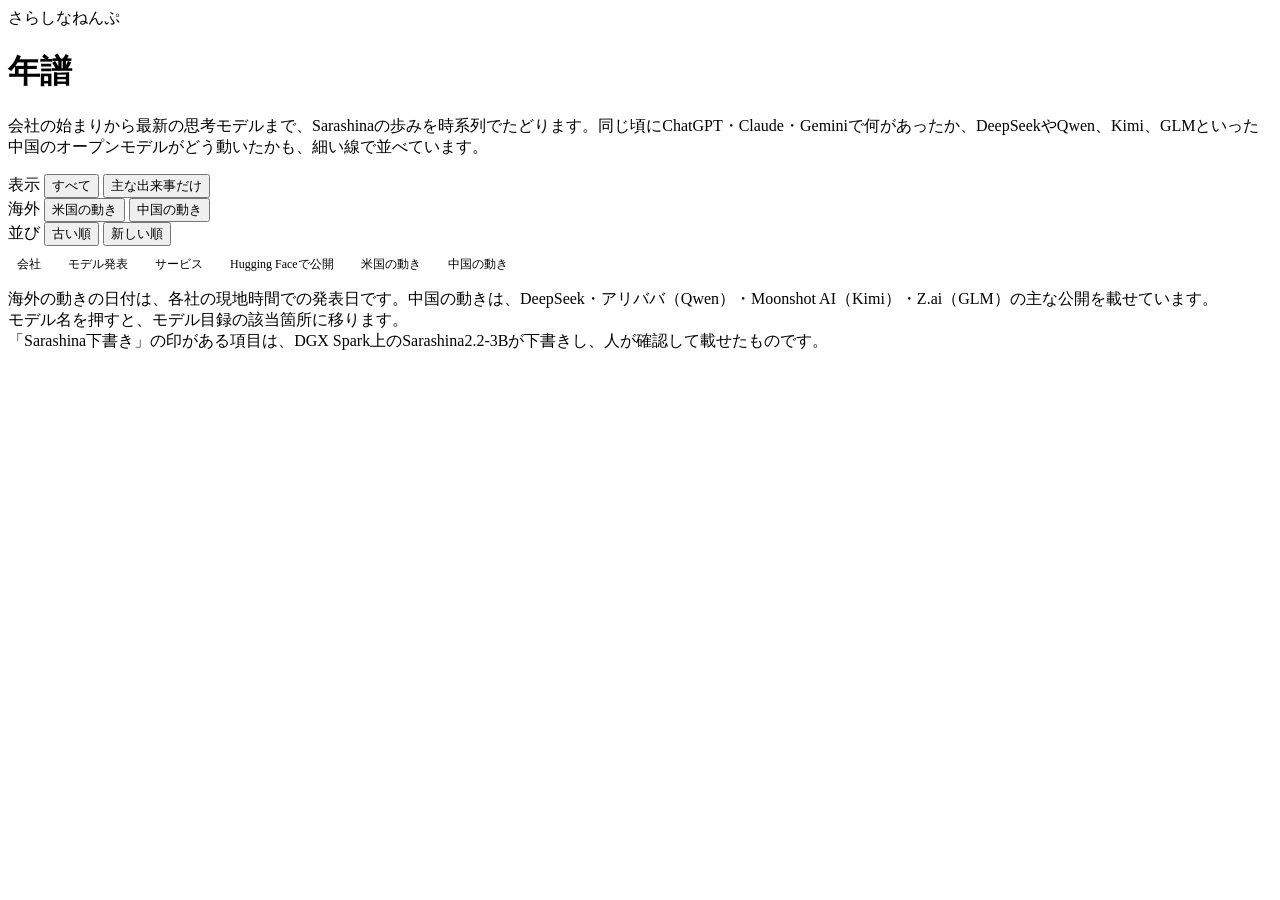
<file: templates/timeline.template.html>
<!DOCTYPE html>
<html lang="ja">
<head>
<meta charset="utf-8">
<meta name="viewport" content="width=device-width, initial-scale=1">
<meta name="theme-color" content="#F6F1E6">
<meta name="color-scheme" content="light only">
<title>年譜｜Sarashina 帖（非公式）</title>
<meta name="description" content="SB Intuitionsの国産AI「Sarashina」の歩みを、会社の始まりからモデル公開・サービス提供まで時系列でたどる非公式の年譜。">
<style>
/*__BASE_CSS__*/
.year { display: grid; grid-template-columns: 5.5em 1fr; gap: 0 22px; border-top: 1px solid var(--ink); padding-top: 14px; margin-top: 28px; }
.year-num { font-family: var(--fude); font-weight: 400; font-size: 32px; line-height: 1.1; letter-spacing: .02em; }
@media (min-width: 720px) { .year-num { position: sticky; top: 16px; align-self: start; } }
@media (max-width: 560px) { .year { grid-template-columns: 1fr; } .year-num { margin-bottom: 6px; } }
.ev { padding: 0 0 22px 14px; border-left: 3px solid var(--c, var(--rule)); margin-bottom: 4px; }
.ev.k-company { --c: var(--c-company); }
.ev.k-release { --c: var(--c-release); }
.ev.k-service { --c: var(--c-service); }
.ev.k-hf { --c: var(--c-hf); }
.ev .meta { font-size: 12px; color: var(--sub); display: flex; flex-wrap: wrap; gap: 2px 12px; }
.ev .meta .type { color: var(--c); }
.ev h3 { font-family: var(--mincho); font-weight: 700; font-size: 18px; line-height: 1.5; margin: 2px 0 4px; }
.ev.k-hf h3 { font-size: 16px; }
.ev p { margin: 0 0 4px; font-size: 14px; }
.ev.k-world { --c: var(--c-world); border-left-style: dotted; }
.ev.k-world h3 { font-family: var(--mincho); font-weight: 600; font-size: 14px; color: var(--sub); }
.ev.k-world p { color: var(--sub); font-size: 13px; }
.ev.k-china { --c: var(--c-china); border-left-style: dotted; }
.ev.k-china h3 { font-family: var(--mincho); font-weight: 600; font-size: 14px; color: var(--sub); }
.ev.k-china p { color: var(--sub); font-size: 13px; }
.ev.k-china .type { color: var(--c-china); }
.chips { display: flex; flex-wrap: wrap; gap: 2px 12px; font-size: 13px; margin: 4px 0; }
.legend { display: flex; flex-wrap: wrap; gap: 4px 18px; font-size: 12px; color: var(--sub); margin-top: 10px; }
.legend span::before { content: ""; display: inline-block; width: 3px; height: 12px; background: var(--c); margin-right: 6px; vertical-align: -1px; }
</style>
</head>
<body>
<!--HEADER-->
<div class="page-head">
  <div class="tate" aria-hidden="true">さらしなねんぷ</div>
  <div>
    <h1>年譜</h1>
    <p>会社の始まりから最新の思考モデルまで、Sarashinaの歩みを時系列でたどります。同じ頃にChatGPT・Claude・Geminiで何があったか、DeepSeekやQwen、Kimi、GLMといった中国のオープンモデルがどう動いたかも、細い線で並べています。</p>
  </div>
</div>
<main>
  <div class="filters">
    <div class="filter-row" id="f-scope">
      <span class="label">表示</span>
      <button class="opt" data-v="all" aria-pressed="true">すべて</button>
      <button class="opt" data-v="events" aria-pressed="false">主な出来事だけ</button>
    </div>
    <div class="filter-row">
      <span class="label">海外</span>
      <button class="opt" id="f-world" aria-pressed="true">米国の動き</button>
      <button class="opt" id="f-china" aria-pressed="true">中国の動き</button>
    </div>
    <div class="filter-row" id="f-order">
      <span class="label">並び</span>
      <button class="opt" data-v="asc" aria-pressed="true">古い順</button>
      <button class="opt" data-v="desc" aria-pressed="false">新しい順</button>
    </div>
    <div class="legend">
      <span style="--c: var(--c-company)">会社</span>
      <span style="--c: var(--c-release)">モデル発表</span>
      <span style="--c: var(--c-service)">サービス</span>
      <span style="--c: var(--c-hf)">Hugging Faceで公開</span>
      <span style="--c: var(--c-world)">米国の動き</span>
      <span style="--c: var(--c-china)">中国の動き</span>
    </div>
  </div>
  <div id="timeline"></div>
  <p class="note">
    海外の動きの日付は、各社の現地時間での発表日です。中国の動きは、DeepSeek・アリババ（Qwen）・Moonshot AI（Kimi）・Z.ai（GLM）の主な公開を載せています。<br>
    モデル名を押すと、モデル目録の該当箇所に移ります。<br>
    「Sarashina下書き」の印がある項目は、DGX Spark上のSarashina2.2-3Bが下書きし、人が確認して載せたものです。
  </p>
</main>
<!--FOOTER-->

<script id="site-data" type="application/json">/*__SITE_JSON__*/</script>
<script>
(function () {
  var DATA = JSON.parse(document.getElementById('site-data').textContent);
  var byId = {};
  DATA.models.forEach(function (m) { byId[m.id] = m; });
  var TYPE = { company: '会社', release: 'モデル発表', service: 'サービス', milestone: '節目', hf: 'Hugging Faceで公開' };
  var COMPANY = { openai: 'OpenAI', anthropic: 'Anthropic', google: 'Google',
    deepseek: 'DeepSeek', alibaba: 'Alibaba（Qwen）', moonshot: 'Moonshot AI（Kimi）', zhipu: 'Z.ai（GLM）' };
  var CHINA = { deepseek: 1, alibaba: 1, moonshot: 1, zhipu: 1 };
  var state = { scope: 'all', order: 'asc', world: true, china: true };

  function esc(s) { return String(s).replace(/[&<>"']/g, function (c) {
    return { '&': '&amp;', '<': '&lt;', '>': '&gt;', '"': '&quot;', "'": '&#39;' }[c]; }); }
  function fmtDate(d) { var p = d.split('-'); return Number(p[1]) + '月' + (p[2] ? Number(p[2]) + '日' : ''); }

  var covered = {};
  DATA.events.forEach(function (e) { e.models.forEach(function (id) { covered[id] = true; }); });
  var items = DATA.events.map(function (e) {
    return { date: e.date, kind: e.kind, title: e.title, summary: e.summary, models: e.models,
      sources: e.sources, drafted_by: e.drafted_by };
  });
  (DATA.world || []).forEach(function (w) {
    items.push({ date: w.date, kind: CHINA[w.company] ? 'china' : 'world', company: w.company, title: w.title, summary: w.summary,
      models: [], sources: w.sources, drafted_by: w.drafted_by });
  });
  var loose = {};
  DATA.models.forEach(function (m) {
    if (covered[m.id] || !m.released) return;
    var key = m.released + '|' + m.generation;
    (loose[key] = loose[key] || { date: m.released, ids: [] }).ids.push(m.id);
  });
  Object.keys(loose).forEach(function (k) {
    var g = loose[k];
    items.push({ date: g.date, kind: 'hf', title: g.ids.map(function (id) { return byId[id].name; }).join('、'),
      summary: '', models: g.ids, sources: [] });
  });

  function render() {
    var list = items.filter(function (it) {
      if (it.kind === 'world') return state.world;
      if (it.kind === 'china') return state.china;
      return state.scope === 'all' || it.kind !== 'hf';
    });
    list.sort(function (a, b) {
      var c = a.date < b.date ? -1 : a.date > b.date ? 1 : 0;
      return state.order === 'asc' ? c : -c;
    });
    var years = [], cur = null;
    list.forEach(function (it) {
      var y = it.date.slice(0, 4);
      if (!cur || cur.y !== y) { cur = { y: y, items: [] }; years.push(cur); }
      cur.items.push(it);
    });
    document.getElementById('timeline').innerHTML = years.map(function (g) {
      return '<section class="year"><div class="year-num">' + g.y + '</div><div>' + g.items.map(function (it) {
        var type = (it.kind === 'world' || it.kind === 'china') ? COMPANY[it.company] : TYPE[it.kind];
        return '<div class="ev k-' + it.kind + '">' +
          '<div class="meta"><span>' + fmtDate(it.date) + '</span><span class="type">' + esc(type) + '</span>' +
          (it.drafted_by ? '<span class="mark" title="' + esc(it.drafted_by) + '">Sarashina下書き</span>' : '') + '</div>' +
          '<h3>' + esc(it.title) + '</h3>' +
          (it.summary ? '<p>' + esc(it.summary) + '</p>' : '') +
          (it.kind !== 'hf' && it.models.length ? '<div class="chips">' + it.models.map(function (id) {
            return '<a href="models.html#m-' + esc(id) + '">' + esc(byId[id] ? byId[id].name : id) + '</a>';
          }).join('') + '</div>' : '') +
          (it.kind === 'hf' ? '<div class="chips">' + it.models.map(function (id) {
            return '<a href="models.html#m-' + esc(id) + '">目録で見る</a>';
          }).slice(0, 1).join('') + '</div>' : '') +
          (it.sources.length ? '<div class="links">' + it.sources.map(function (u, i) {
            return '<a href="' + esc(u) + '" target="_blank" rel="noopener">出典' + (i + 1) + '</a>';
          }).join('') + '</div>' : '') +
          '</div>';
      }).join('') + '</div></section>';
    }).join('');
  }

  function group(id, key) {
    var el = document.getElementById(id);
    el.addEventListener('click', function (e) {
      var b = e.target.closest('button'); if (!b) return;
      el.querySelectorAll('button').forEach(function (x) { x.setAttribute('aria-pressed', x === b ? 'true' : 'false'); });
      state[key] = b.dataset.v; render();
    });
  }
  group('f-scope', 'scope'); group('f-order', 'order');
  var wb = document.getElementById('f-world');
  wb.addEventListener('click', function () { state.world = !state.world; wb.setAttribute('aria-pressed', String(state.world)); render(); });
  var cb = document.getElementById('f-china');
  cb.addEventListener('click', function () { state.china = !state.china; cb.setAttribute('aria-pressed', String(state.china)); render(); });
  document.getElementById('updated').textContent = DATA.updated_at;
  render();
})();
</script>
</body>
</html>
</file>
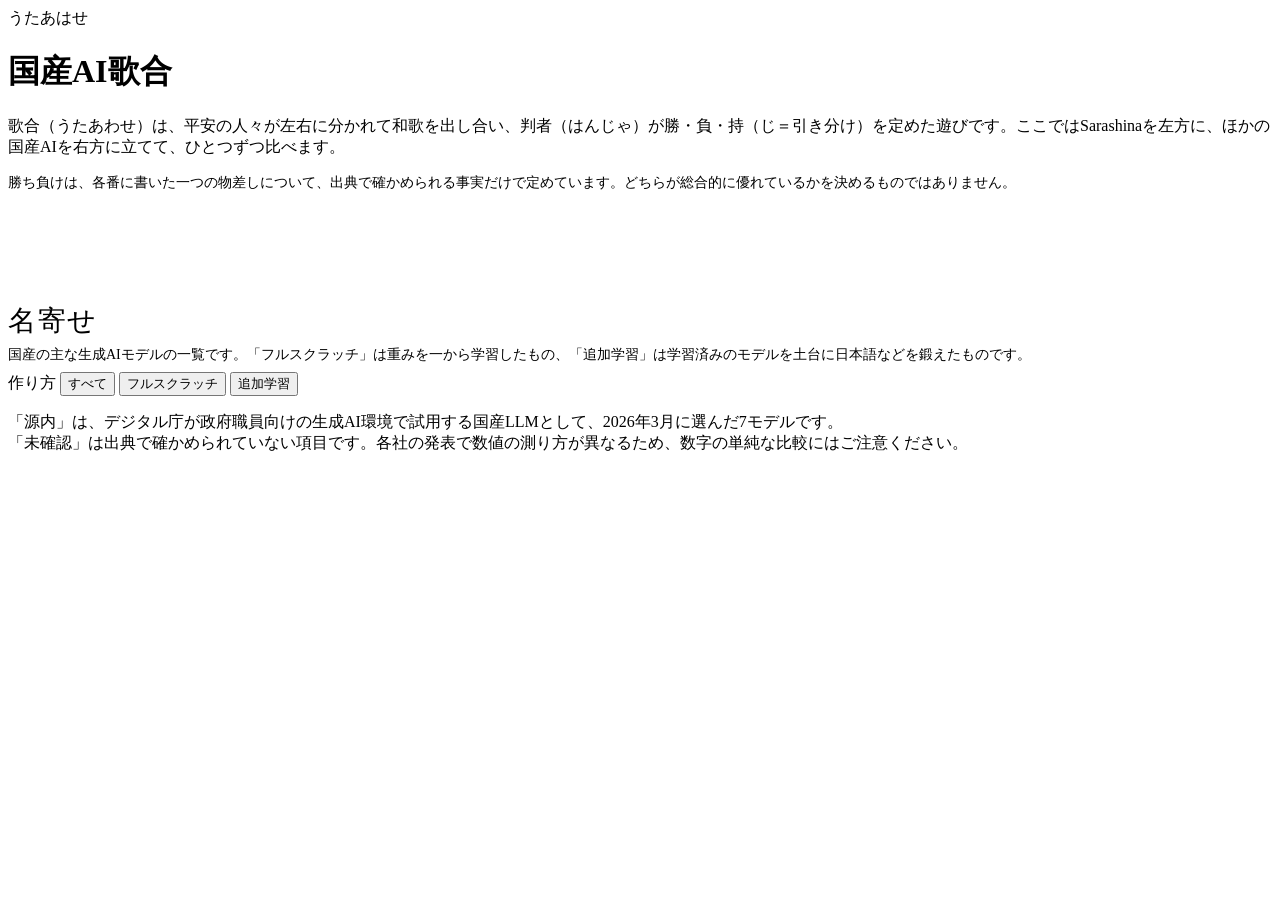
<file: templates/utaawase.template.html>
<!DOCTYPE html>
<html lang="ja">
<head>
<meta charset="utf-8">
<meta name="viewport" content="width=device-width, initial-scale=1">
<meta name="theme-color" content="#F6F1E6">
<meta name="color-scheme" content="light only">
<title>国産AI歌合｜Sarashina 帖（非公式）</title>
<meta name="description" content="Sarashinaと国産の生成AIモデルを、平安時代の歌合になぞらえて左右に並べて比べる非公式ページ。勝ち負けは出典で確かめられる事実だけで決めています。">
<style>
/*__BASE_CSS__*/
:root { --left: var(--suou); --left-soft: #F3E1E1; --right: var(--hanada); --right-soft: #DFE8F0; }
.intro p { margin: 0 0 10px; }
.tally { display: grid; grid-template-columns: 1fr auto 1fr; align-items: center; gap: 10px; margin: 26px 0 8px;
  border-top: 1px solid var(--ink); border-bottom: 1px solid var(--ink); padding: 14px 0; text-align: center; }
.tally .side { font-family: var(--fude); font-size: 22px; }
.tally .side small { display: block; font-family: var(--mincho); font-size: 12px; color: var(--sub); }
.tally .l { color: var(--left); } .tally .r { color: var(--right); }
.tally .score { font-family: var(--mincho); font-size: 14px; color: var(--sub); line-height: 1.7; }
.tally .score b { font-family: var(--fude); font-weight: 400; font-size: 26px; color: var(--ink); }

.ban { margin: 34px 0 0; }
.ban-head { display: flex; align-items: baseline; gap: 14px; border-bottom: 1px solid var(--rule); padding-bottom: 6px; }
.ban-no { font-family: var(--fude); font-size: 26px; }
.ban-theme { font-family: var(--fude); font-size: 20px; color: var(--accent); }
.ban-q { font-size: 13px; color: var(--sub); margin: 6px 0 12px; }
.pair { display: grid; grid-template-columns: 1fr 1fr; gap: 10px; }
.side-card { padding: 10px 12px 12px; border-top: 4px solid var(--c); background: var(--soft); }
.side-card.left { --c: var(--left); --soft: var(--left-soft); }
.side-card.right { --c: var(--right); --soft: var(--right-soft); }
.side-card .who { font-size: 11px; color: var(--c); letter-spacing: .1em; }
.side-card .name { font-family: var(--mincho); font-weight: 700; font-size: 15px; line-height: 1.45; margin: 2px 0 6px; }
.side-card .val { font-size: 13px; line-height: 1.7; }
.side-card.win { box-shadow: inset 0 0 0 1px var(--c); }
.han { display: grid; grid-template-columns: auto 1fr; gap: 14px; align-items: start; margin-top: 12px; }
.han .verdict { font-family: var(--fude); font-size: 30px; line-height: 1; padding: 6px 10px; border: 1px solid currentColor; }
.han .verdict.left { color: var(--left); } .han .verdict.right { color: var(--right); } .han .verdict.draw { color: var(--sub); }
.han .words { font-size: 14px; }
.han .words b { display: block; font-size: 11px; color: var(--sub); font-weight: 400; letter-spacing: .1em; }

h2.sec { font-family: var(--fude); font-weight: 400; font-size: 28px; margin: 56px 0 6px; letter-spacing: .06em; }
.sec-lead { color: var(--sub); font-size: 14px; margin: 0 0 8px; }
.method { font-size: 11px; padding: 1px 7px; border: 1px solid currentColor; }
.method.scratch { color: var(--suou); } .method.continual { color: var(--hanada); } .method.unknown { color: var(--sub); }
.spec { display: grid; grid-template-columns: repeat(auto-fill, minmax(140px, 1fr)); gap: 8px 18px; margin: 10px 0 4px; }
.spec div { border-left: 2px solid var(--rule); padding-left: 10px; }
.spec dt { font-size: 11px; color: var(--sub); }
.spec dd { margin: 0; font-size: 14px; }
</style>
</head>
<body>
<!--HEADER-->
<div class="page-head">
  <div class="tate" aria-hidden="true">うたあはせ</div>
  <div>
    <h1>国産AI歌合</h1>
    <p>歌合（うたあわせ）は、平安の人々が左右に分かれて和歌を出し合い、判者（はんじゃ）が勝・負・持（じ＝引き分け）を定めた遊びです。ここではSarashinaを左方に、ほかの国産AIを右方に立てて、ひとつずつ比べます。</p>
  </div>
</div>
<main>
  <div class="intro">
    <p class="sec-lead">勝ち負けは、各番に書いた一つの物差しについて、出典で確かめられる事実だけで定めています。どちらが総合的に優れているかを決めるものではありません。</p>
  </div>
  <div class="tally" id="tally"></div>
  <div id="rounds"></div>

  <h2 class="sec">名寄せ</h2>
  <p class="sec-lead">国産の主な生成AIモデルの一覧です。「フルスクラッチ」は重みを一から学習したもの、「追加学習」は学習済みのモデルを土台に日本語などを鍛えたものです。</p>
  <div class="filters">
    <div class="filter-row" id="f-method">
      <span class="label">作り方</span>
      <button class="opt" data-v="all" aria-pressed="true">すべて</button>
      <button class="opt" data-v="scratch" aria-pressed="false">フルスクラッチ</button>
      <button class="opt" data-v="continual" aria-pressed="false">追加学習</button>
    </div>
  </div>
  <div id="list"></div>
  <p class="note">
    「源内」は、デジタル庁が政府職員向けの生成AI環境で試用する国産LLMとして、2026年3月に選んだ7モデルです。<br>
    「未確認」は出典で確かめられていない項目です。各社の発表で数値の測り方が異なるため、数字の単純な比較にはご注意ください。
  </p>
</main>
<!--FOOTER-->

<script id="site-data" type="application/json">/*__SITE_JSON__*/</script>
<script>
(function () {
  var DATA = JSON.parse(document.getElementById('site-data').textContent);
  var K = DATA.kokusan;
  var byId = {};
  K.models.forEach(function (m) { byId[m.id] = m; });
  var KANSUJI = ['一', '二', '三', '四', '五', '六', '七', '八', '九', '十'];
  var VERDICT = { left: '左勝', right: '右勝', draw: '持' };
  var METHOD = { scratch: 'フルスクラッチ', continual: '追加学習', unknown: '作り方は未確認' };
  var state = { method: 'all' };

  function esc(s) { return String(s).replace(/[&<>"']/g, function (c) {
    return { '&': '&amp;', '<': '&lt;', '>': '&gt;', '"': '&quot;', "'": '&#39;' }[c]; }); }
  function val(v) { return v === null || v === undefined || v === '' ? '<span class="unk">未確認</span>' : esc(v); }

  // 星取
  var w = { left: 0, right: 0, draw: 0 };
  K.rounds.forEach(function (r) { w[r.result]++; });
  document.getElementById('tally').innerHTML =
    '<div class="side l">左方<small>Sarashina</small></div>' +
    '<div class="score"><b>' + w.left + '</b> 勝　<b>' + w.right + '</b> 負　<b>' + w.draw + '</b> 持<br>' +
    '全' + K.rounds.length + '番</div>' +
    '<div class="side r">右方<small>国産AIの面々</small></div>';

  // 番
  document.getElementById('rounds').innerHTML = K.rounds.map(function (r, i) {
    function side(s, cls) {
      var win = (r.result === cls) ? ' win' : '';
      var maker = byId[s.model] ? byId[s.model].maker : '';
      return '<div class="side-card ' + cls + win + '"><div class="who">' + (cls === 'left' ? '左' : '右') + '　' + esc(maker) + '</div>' +
        '<div class="name">' + esc(s.label) + '</div><div class="val">' + esc(s.value) + '</div></div>';
    }
    return '<section class="ban" id="ban-' + (i + 1) + '">' +
      '<div class="ban-head"><span class="ban-no">' + KANSUJI[i] + '番</span><span class="ban-theme">' + esc(r.theme) + '</span></div>' +
      '<p class="ban-q">物差し：' + esc(r.question) + '</p>' +
      '<div class="pair">' + side(r.left, 'left') + side(r.right, 'right') + '</div>' +
      '<div class="han"><div class="verdict ' + r.result + '">' + VERDICT[r.result] + '</div>' +
        '<div class="words"><b>判詞</b>' + esc(r.judgment) +
        '<div class="links">' + r.sources.map(function (u, j) {
          return '<a href="' + esc(u) + '" target="_blank" rel="noopener">出典' + (j + 1) + '</a>'; }).join('') + '</div>' +
      '</div></div></section>';
  }).join('');

  // 名寄せ
  function render() {
    var list = K.models.filter(function (m) { return state.method === 'all' || m.method === state.method; });
    document.getElementById('list').innerHTML = list.map(function (m) {
      return '<article class="entry">' +
        '<div class="entry-meta"><span>' + esc(m.maker) + '</span><span class="method ' + m.method + '">' + METHOD[m.method] + '</span>' +
          (m.gennai ? '<span class="mark">源内に選定</span>' : '') + '</div>' +
        '<h2>' + esc(m.name) + '</h2>' +
        '<p>' + esc(m.note) + '</p>' +
        '<dl class="spec">' +
          '<div><dt>最新</dt><dd>' + val(m.latest) + '</dd></div>' +
          (m.method === 'continual' ? '<div><dt>土台のモデル</dt><dd>' + val(m.base) + '</dd></div>' : '') +
          '<div><dt>大きさ</dt><dd>' + val(m.size) + '</dd></div>' +
          '<div><dt>学習量</dt><dd>' + val(m.tokens) + '</dd></div>' +
          '<div><dt>文脈長</dt><dd>' + val(m.context) + '</dd></div>' +
          '<div><dt>重みの公開</dt><dd>' + val(m.open) + '</dd></div>' +
          '<div><dt>使い方</dt><dd>' + val(m.access) + '</dd></div>' +
        '</dl>' +
        '<div class="links">' + m.sources.map(function (u, j) {
          return '<a href="' + esc(u) + '" target="_blank" rel="noopener">出典' + (j + 1) + '</a>'; }).join('') + '</div>' +
        '</article>';
    }).join('');
  }
  var el = document.getElementById('f-method');
  el.addEventListener('click', function (e) {
    var b = e.target.closest('button'); if (!b) return;
    el.querySelectorAll('button').forEach(function (x) { x.setAttribute('aria-pressed', x === b ? 'true' : 'false'); });
    state.method = b.dataset.v; render();
  });
  document.getElementById('updated').textContent = DATA.updated_at;
  render();
})();
</script>
</body>
</html>
</file>
